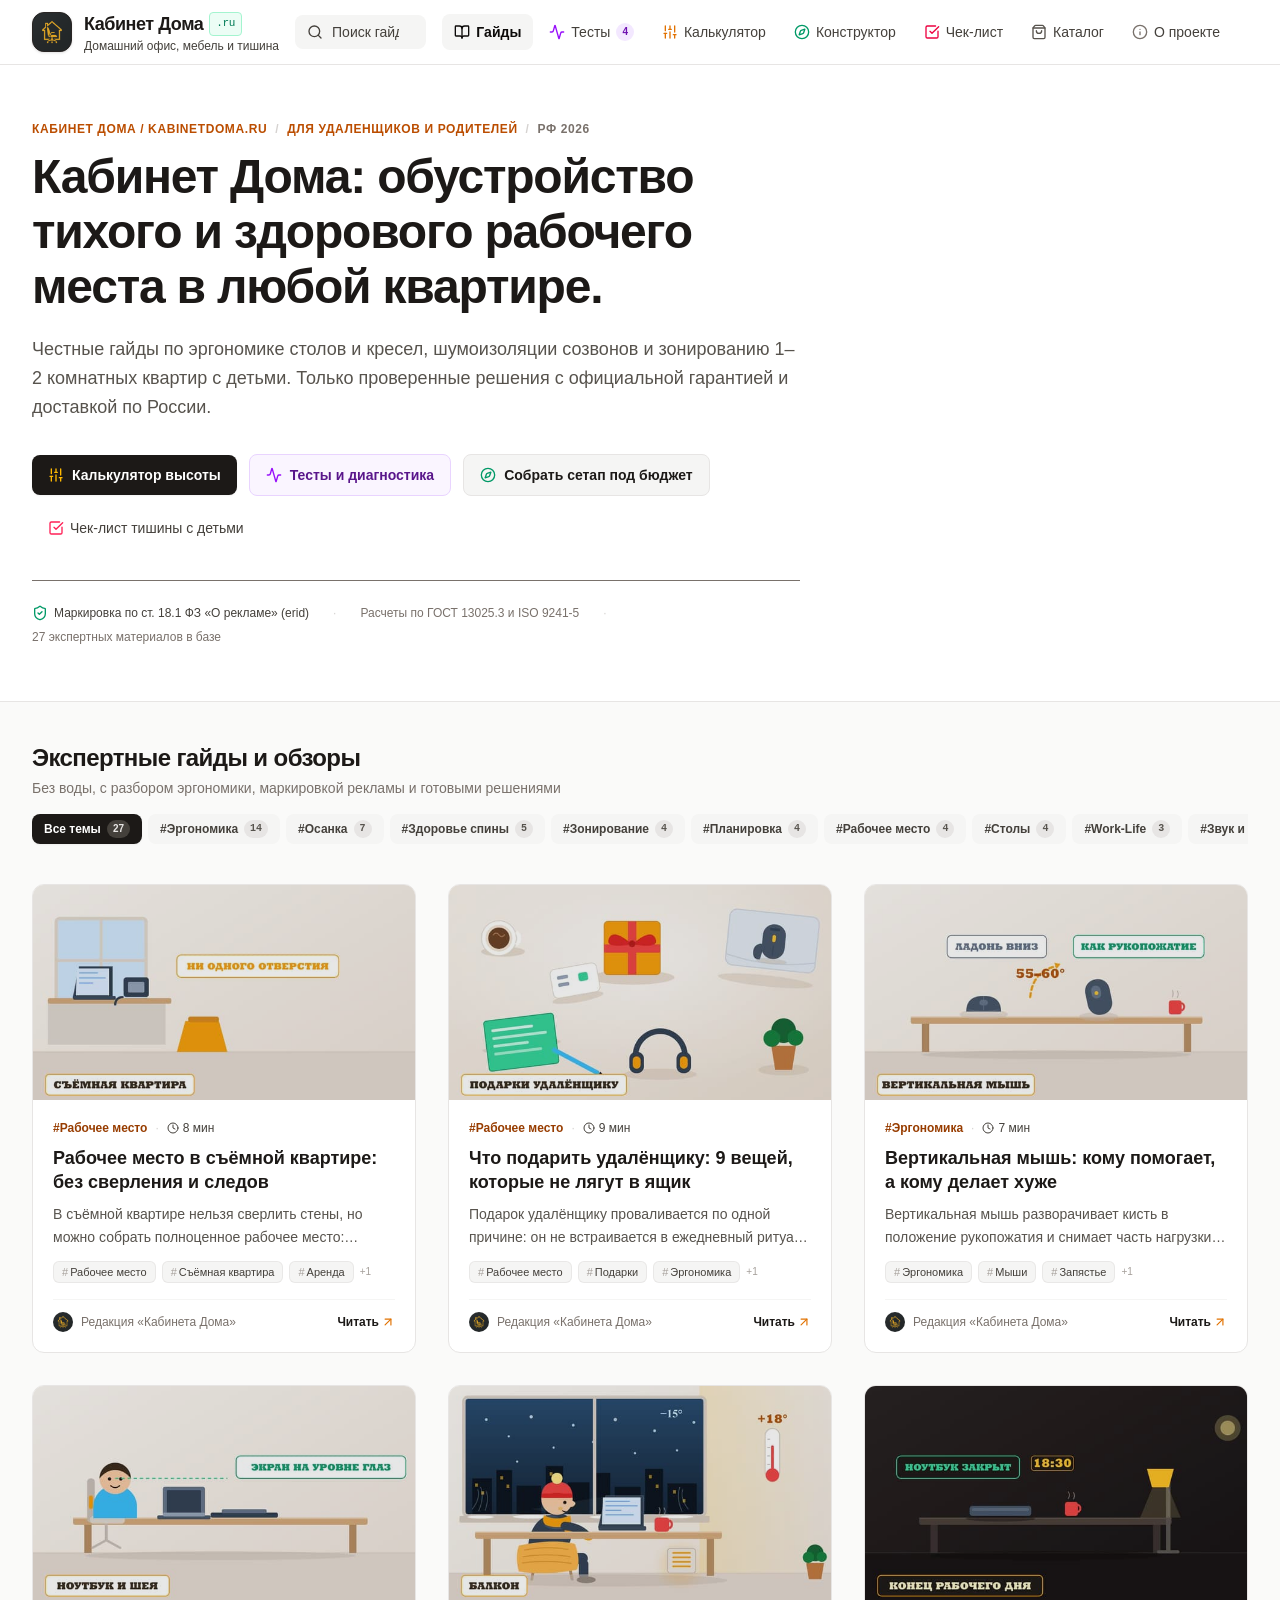
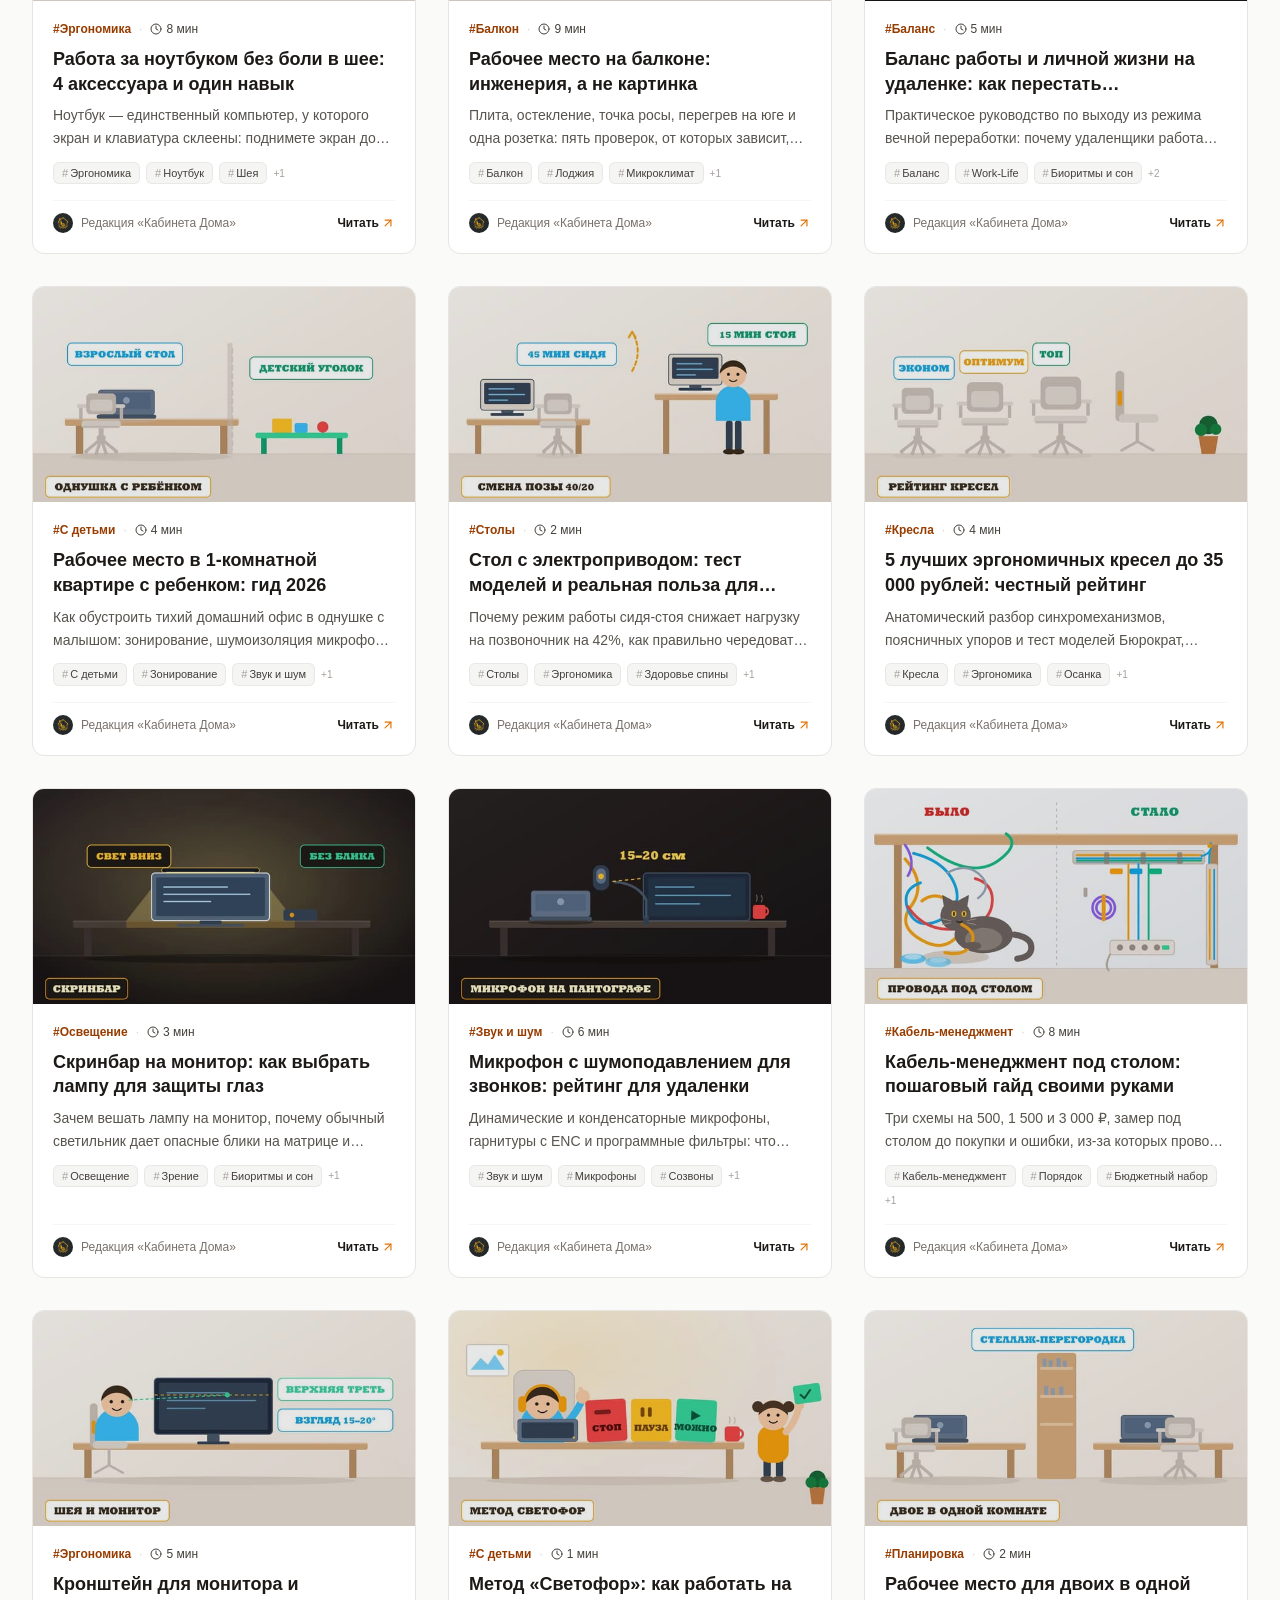
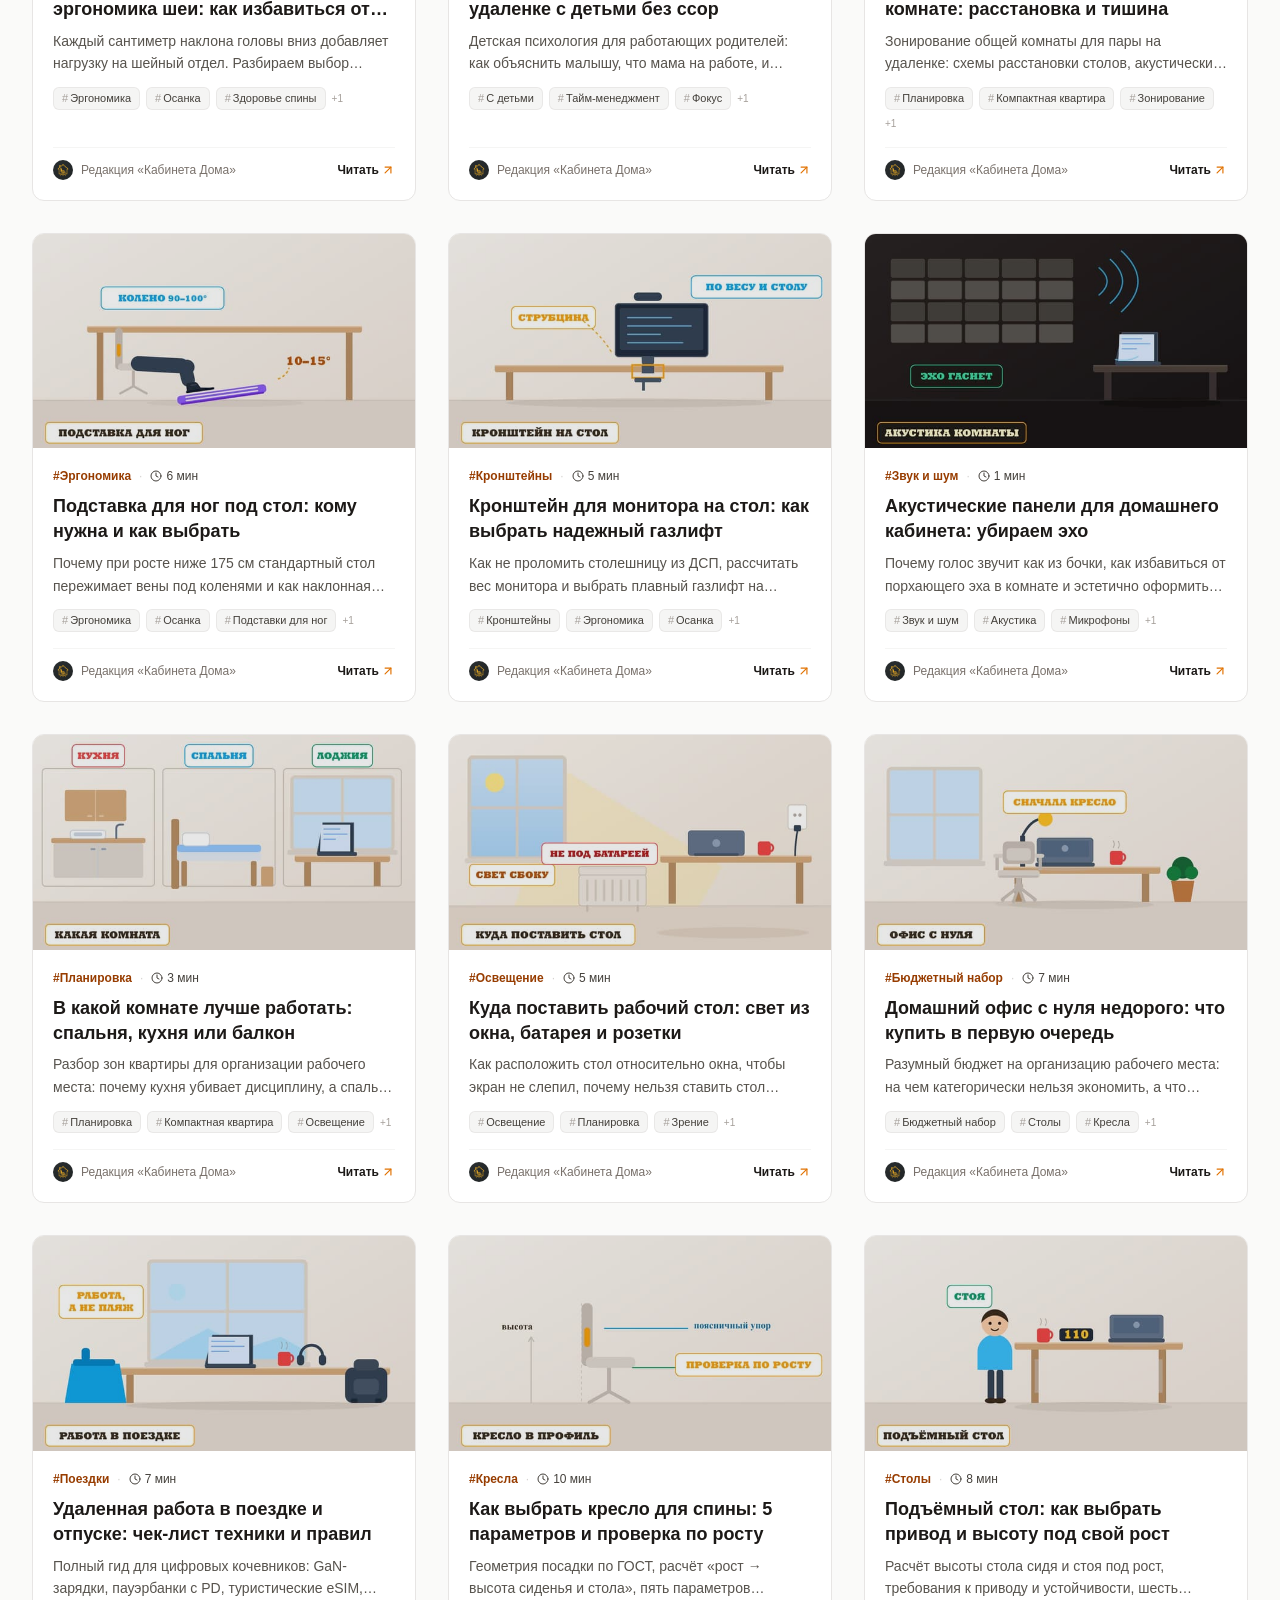
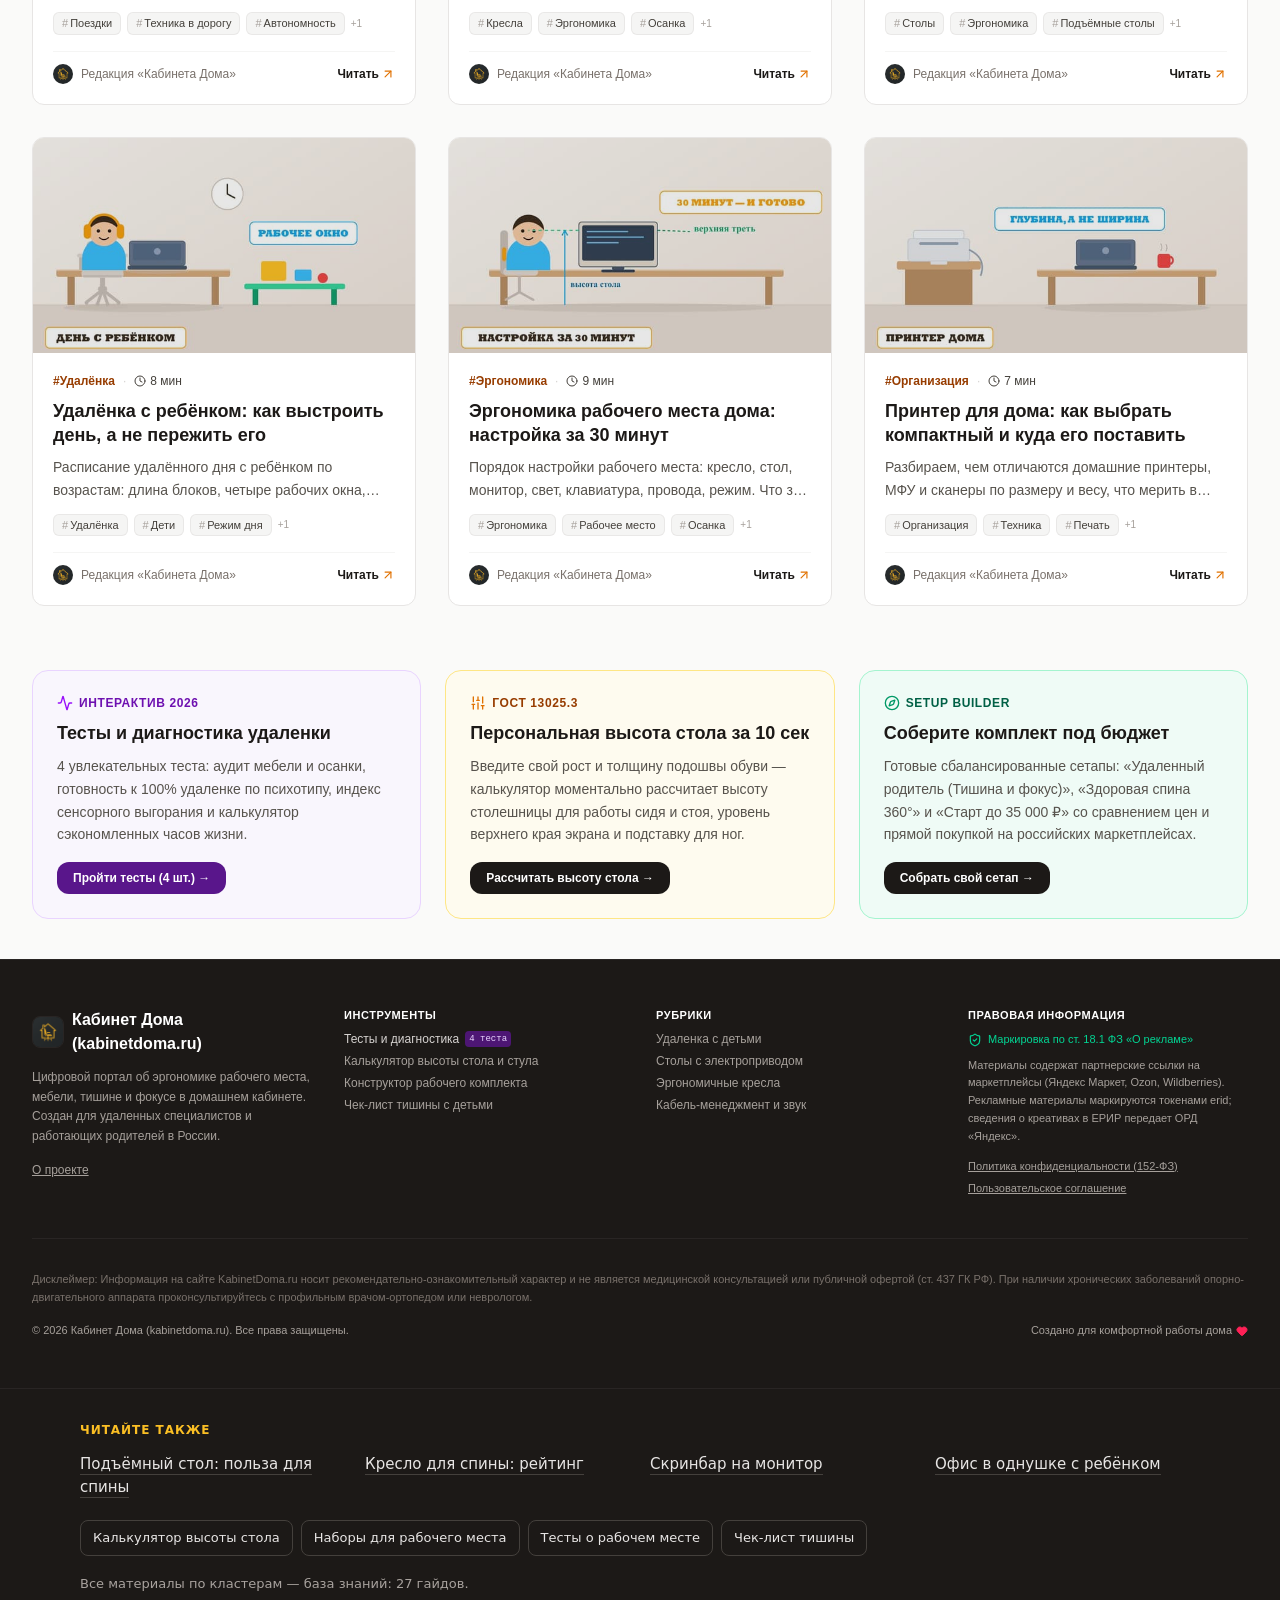
<file: index.html>
<!DOCTYPE html>
<html lang="ru" class="scroll-smooth"><head>
    <meta name="mitgo-verification" content="2ab007de-ae48-4bfa-b8aa-21a9992758fb">
    <meta name="takprodam-verification" content="b23949b0-b011-4c71-98d0-6406b744bdcf">
    <meta charset="UTF-8">
    <meta http-equiv="Content-Security-Policy" content="default-src 'self'; script-src 'self'; style-src 'self' 'unsafe-inline'; img-src 'self' data:; font-src 'self'; connect-src 'self'; object-src 'none'; base-uri 'self'; form-action 'self'; frame-src 'none'">
    <meta name="referrer" content="strict-origin-when-cross-origin">
    <meta name="viewport" content="width=device-width, initial-scale=1.0">
    <meta name="theme-color" content="#fafaf9">
    <!-- Favicon & Icons -->
    <link rel="icon" type="image/svg+xml" href="/favicon.svg">
    <link rel="icon" type="image/png" sizes="32x32" href="/favicon-32.png">
    <link rel="apple-touch-icon" sizes="180x180" href="/apple-touch-icon.png">
    
    <!-- OpenGraph / Social Cards -->
    <meta property="og:type" content="website">
    <meta property="og:site_name" content="Кабинет Дома (KabinetDoma.ru)">
    <meta property="og:locale" content="ru_RU">
    <meta name="twitter:card" content="summary_large_image">
    <!-- Robots and indexing -->
    <meta name="robots" content="index, follow">
    <!-- Fonts -->
    <!-- Yandex Webmaster Verification -->
    <meta name="yandex-verification" content="f90ccbe3e80e4f97">
    <meta name="yandex-distribution-verification" content="4z6mlgyzcx5v4d6k">

    <!-- Schema.org JSON-LD Structured Data -->
    <script type="application/ld+json">
    {
      "@context": "https://schema.org",
      "@graph": [
        {
          "@type": "WebSite",
          "@id": "https://kabinetdoma.ru/#website",
          "url": "https://kabinetdoma.ru",
          "name": "Кабинет Дома",
          "alternateName": "KabinetDoma.ru",
          "description": "Портал по эргономике рабочего места и продуктивности в домашнем кабинете",
          "inLanguage": "ru-RU"
        },
        {
          "@type": "Organization",
          "@id": "https://kabinetdoma.ru/#organization",
          "name": "Кабинет Дома Media",
          "url": "https://kabinetdoma.ru",
          "logo": "https://kabinetdoma.ru/logo.png"
        }
      ]
    }
    </script>
    <script defer="" src="/data/catalog.js"></script><script defer="" src="/data/product-links.js"></script><script type="module" crossorigin="" src="/assets/index.js"></script>
    <link rel="stylesheet" crossorigin="" href="/assets/index.css">
    <title>Кабинет Дома: эргономика домашнего офиса и тишина</title>
    <meta name="description" content="Гайды по эргономике рабочего места, подъёмным столам, креслам для спины, скринбарам и тишине на удалёнке с детьми. Калькулятор по ГОСТ." />
    <link rel="canonical" href="https://kabinetdoma.ru/" />
    <meta property="og:title" content="Кабинет Дома: эргономика домашнего офиса и тишина" />
    <meta property="og:description" content="Гайды по эргономике рабочего места, подъёмным столам, креслам для спины, скринбарам и тишине на удалёнке с детьми. Калькулятор по ГОСТ." />
    <meta property="og:url" content="https://kabinetdoma.ru/" />
    <meta property="og:image" content="https://kabinetdoma.ru/og-image.jpg" />
    <meta property="og:image:width" content="1200">
    <meta property="og:image:height" content="630">
    <meta name="twitter:title" content="Кабинет Дома: эргономика домашнего офиса и тишина" />
    <meta name="twitter:description" content="Гайды по эргономике рабочего места, подъёмным столам, креслам для спины, скринбарам и тишине на удалёнке с детьми. Калькулятор по ГОСТ." />
    <meta name="twitter:image" content="https://kabinetdoma.ru/og-image.jpg" />
<!-- kd-seo -->
    <script type="application/ld+json">{"@context":"https://schema.org","@graph":[{"@type":"WebSite","@id":"https://kabinetdoma.ru/#website","url":"https://kabinetdoma.ru/","name":"Кабинет Дома","alternateName":"kabinetdoma.ru","inLanguage":"ru-RU"},{"@type":"Organization","@id":"https://kabinetdoma.ru/#organization","name":"Кабинет Дома","url":"https://kabinetdoma.ru/","logo":{"@type":"ImageObject","url":"https://kabinetdoma.ru/logo.png"}},{"@type":"WebPage","@id":"https://kabinetdoma.ru/#webpage","url":"https://kabinetdoma.ru/","name":"Кабинет Дома: эргономика домашнего офиса и тишина","description":"Гайды по эргономике рабочего места, подъёмным столам, креслам для спины, скринбарам и тишине на удалёнке с детьми. Калькулятор по ГОСТ.","inLanguage":"ru-RU","isPartOf":{"@id":"https://kabinetdoma.ru/#website"},"breadcrumb":{"@id":"https://kabinetdoma.ru/#breadcrumbs"}},{"@type":"BreadcrumbList","@id":"https://kabinetdoma.ru/#breadcrumbs","itemListElement":[{"@type":"ListItem","position":1,"name":"Главная","item":"https://kabinetdoma.ru/"},{"@type":"ListItem","position":2,"name":"Кабинет Дома: обустройство тихого и здорового рабочего места в любой квартире.","item":"https://kabinetdoma.ru/"}]}]}</script>
    <!-- /kd-seo -->
  </head>
  <body class="bg-stone-50 text-stone-900 antialiased selection:bg-amber-100 selection:text-amber-900">
    <!-- Yandex.Distribution verification: 4z6mlgyzcx5v4d6k -->
    <span style="display:none" aria-hidden="true">4z6mlgyzcx5v4d6k</span>

    <!-- Yandex.Metrika noscript fallback -->
    <div id="root"><div class="min-h-screen flex flex-col bg-stone-50 text-stone-900 selection:bg-amber-100 selection:text-amber-900"><a href="#main" class="sr-only focus:not-sr-only focus:absolute focus:top-2 focus:left-2 focus:z-50 focus:px-4 focus:py-2 focus:bg-stone-900 focus:text-white focus:rounded-lg focus:font-semibold">Перейти к содержанию</a><header class="sticky top-0 z-40 bg-white/95 backdrop-blur-md border-b border-stone-200"><div class="max-w-7xl mx-auto px-4 sm:px-6 lg:px-8"><div class="flex items-center justify-between h-16 gap-4"><a href="/" class="flex items-center gap-3 cursor-pointer group select-none flex-shrink-0 no-underline"><div class="w-10 h-10 rounded-xl overflow-hidden bg-stone-900 border border-stone-800 shadow-sm flex items-center justify-center flex-shrink-0 group-hover:scale-105 transition-transform"><img sizes="48px" srcset="/logo-64.png 64w, /logo-128.png 128w, /logo.png 512w" loading="lazy" alt="Кабинет Дома" class="w-full h-full object-cover" width="512" height="512" src="/logo.png"></div><div><div class="font-bold text-lg tracking-tight text-stone-900 group-hover:text-amber-700 transition-colors flex items-center gap-1.5">Кабинет Дома<span class="text-[11px] font-mono font-medium text-emerald-700 bg-emerald-50 px-1.5 py-0.5 rounded border border-emerald-200">.ru</span></div><p class="text-xs text-stone-700 hidden sm:block">Домашний офис, мебель и тишина</p></div></a><div class="hidden md:flex items-center relative flex-1 max-w-xs lg:max-w-sm"><svg xmlns="http://www.w3.org/2000/svg" width="24" height="24" viewBox="0 0 24 24" fill="none" stroke="currentColor" stroke-width="2" stroke-linecap="round" stroke-linejoin="round" class="lucide lucide-search w-4 h-4 text-stone-700 absolute left-3 pointer-events-none" aria-hidden="true"><path d="m21 21-4.34-4.34"></path><circle cx="11" cy="11" r="8"></circle></svg><input placeholder="Поиск гайдов, столов, кресел..." aria-label="Поиск по статьям" class="w-full pl-9 pr-3 py-1.5 text-sm bg-stone-100 hover:bg-stone-150 focus:bg-white border border-transparent focus:border-amber-400 rounded-lg outline-none transition-all placeholder:text-stone-700" type="search" value=""></div><nav class="hidden lg:flex items-center gap-1 text-sm font-medium text-stone-700"><button class="px-3 py-2 rounded-lg transition-colors flex items-center gap-1.5 text-stone-950 bg-stone-100 font-semibold"><svg xmlns="http://www.w3.org/2000/svg" width="24" height="24" viewBox="0 0 24 24" fill="none" stroke="currentColor" stroke-width="2" stroke-linecap="round" stroke-linejoin="round" class="lucide lucide-book-open w-4 h-4" aria-hidden="true"><path d="M12 7v14"></path><path d="M3 18a1 1 0 0 1-1-1V4a1 1 0 0 1 1-1h5a4 4 0 0 1 4 4 4 4 0 0 1 4-4h5a1 1 0 0 1 1 1v13a1 1 0 0 1-1 1h-6a3 3 0 0 0-3 3 3 3 0 0 0-3-3z"></path></svg>Гайды</button><button class="px-3 py-2 rounded-lg transition-colors flex items-center gap-1.5 hover:text-stone-900 hover:bg-stone-50"><svg xmlns="http://www.w3.org/2000/svg" width="24" height="24" viewBox="0 0 24 24" fill="none" stroke="currentColor" stroke-width="2" stroke-linecap="round" stroke-linejoin="round" class="lucide lucide-activity w-4 h-4 text-purple-600" aria-hidden="true"><path d="M22 12h-2.48a2 2 0 0 0-1.93 1.46l-2.35 8.36a.25.25 0 0 1-.48 0L9.24 2.18a.25.25 0 0 0-.48 0l-2.35 8.36A2 2 0 0 1 4.49 12H2"></path></svg><span>Тесты</span><span class="text-[10px] font-bold px-1.5 py-0.5 bg-purple-100 text-purple-800 rounded-full">4</span></button><button class="px-3 py-2 rounded-lg transition-colors flex items-center gap-1.5 hover:text-stone-900 hover:bg-stone-50"><svg xmlns="http://www.w3.org/2000/svg" width="24" height="24" viewBox="0 0 24 24" fill="none" stroke="currentColor" stroke-width="2" stroke-linecap="round" stroke-linejoin="round" class="lucide lucide-sliders-vertical w-4 h-4 text-amber-600" aria-hidden="true"><path d="M10 8h4"></path><path d="M12 21v-9"></path><path d="M12 8V3"></path><path d="M17 16h4"></path><path d="M19 12V3"></path><path d="M19 21v-5"></path><path d="M3 14h4"></path><path d="M5 10V3"></path><path d="M5 21v-7"></path></svg>Калькулятор</button><button class="px-3 py-2 rounded-lg transition-colors flex items-center gap-1.5 hover:text-stone-900 hover:bg-stone-50"><svg xmlns="http://www.w3.org/2000/svg" width="24" height="24" viewBox="0 0 24 24" fill="none" stroke="currentColor" stroke-width="2" stroke-linecap="round" stroke-linejoin="round" class="lucide lucide-compass w-4 h-4 text-emerald-600" aria-hidden="true"><path d="m16.24 7.76-1.804 5.411a2 2 0 0 1-1.265 1.265L7.76 16.24l1.804-5.411a2 2 0 0 1 1.265-1.265z"></path><circle cx="12" cy="12" r="10"></circle></svg>Конструктор</button><button class="px-3 py-2 rounded-lg transition-colors flex items-center gap-1.5 hover:text-stone-900 hover:bg-stone-50"><svg xmlns="http://www.w3.org/2000/svg" width="24" height="24" viewBox="0 0 24 24" fill="none" stroke="currentColor" stroke-width="2" stroke-linecap="round" stroke-linejoin="round" class="lucide lucide-square-check-big w-4 h-4 text-rose-600" aria-hidden="true"><path d="M21 10.656V19a2 2 0 0 1-2 2H5a2 2 0 0 1-2-2V5a2 2 0 0 1 2-2h12.344"></path><path d="m9 11 3 3L22 4"></path></svg>Чек-лист</button><button class="px-3 py-2 rounded-lg transition-colors flex items-center gap-1.5 hover:text-stone-900 hover:bg-stone-50"><svg xmlns="http://www.w3.org/2000/svg" width="24" height="24" viewBox="0 0 24 24" fill="none" stroke="currentColor" stroke-width="2" stroke-linecap="round" stroke-linejoin="round" class="lucide lucide-shopping-bag w-4 h-4 text-stone-600" aria-hidden="true"><path d="M16 10a4 4 0 0 1-8 0"></path><path d="M3.103 6.034h17.794"></path><path d="M3.4 5.467a2 2 0 0 0-.4 1.2V20a2 2 0 0 0 2 2h14a2 2 0 0 0 2-2V6.667a2 2 0 0 0-.4-1.2l-2-2.667A2 2 0 0 0 17 2H7a2 2 0 0 0-1.6.8z"></path></svg>Каталог</button><button class="px-3 py-2 rounded-lg transition-colors flex items-center gap-1.5 hover:text-stone-900 hover:bg-stone-50"><svg xmlns="http://www.w3.org/2000/svg" width="24" height="24" viewBox="0 0 24 24" fill="none" stroke="currentColor" stroke-width="2" stroke-linecap="round" stroke-linejoin="round" class="lucide lucide-info w-4 h-4 text-stone-500" aria-hidden="true"><circle cx="12" cy="12" r="10"></circle><path d="M12 16v-4"></path><path d="M12 8h.01"></path></svg>О проекте</button></nav><div class="flex items-center gap-2"><button class="lg:hidden p-2 rounded-lg text-stone-600 hover:bg-stone-100 transition-colors" aria-label="Меню навигации"><svg xmlns="http://www.w3.org/2000/svg" width="24" height="24" viewBox="0 0 24 24" fill="none" stroke="currentColor" stroke-width="2" stroke-linecap="round" stroke-linejoin="round" class="lucide lucide-menu w-5 h-5" aria-hidden="true"><path d="M4 5h16"></path><path d="M4 12h16"></path><path d="M4 19h16"></path></svg></button></div></div></div></header><main id="main" class="flex-1"><div><section class="border-b border-stone-200 bg-white"><div class="max-w-7xl mx-auto px-4 sm:px-6 lg:px-8 py-10 md:py-14"><div class="max-w-3xl"><div class="text-xs uppercase tracking-wider font-semibold text-amber-700 mb-3 flex items-center gap-2"><span>Кабинет Дома / KabinetDoma.ru</span><span aria-hidden="true" class="text-stone-300">/</span><span>Для удаленщиков и родителей</span><span aria-hidden="true" class="text-stone-300">/</span><span class="text-stone-500">РФ 2026</span></div><h1 class="text-3xl sm:text-4xl md:text-5xl font-extrabold text-stone-900 tracking-tight leading-[1.15] mb-5">Кабинет Дома: обустройство тихого и здорового рабочего места в любой квартире.</h1><p class="text-base sm:text-lg text-stone-600 leading-relaxed mb-8">Честные гайды по эргономике столов и кресел, шумоизоляции созвонов и зонированию 1–2 комнатных квартир с детьми. Только проверенные решения с официальной гарантией и доставкой по России.</p><div class="flex flex-wrap items-center gap-3"><button class="px-4 py-2.5 rounded-lg text-sm font-semibold bg-stone-900 hover:bg-stone-800 text-white transition-all shadow-xs flex items-center gap-2"><svg xmlns="http://www.w3.org/2000/svg" width="24" height="24" viewBox="0 0 24 24" fill="none" stroke="currentColor" stroke-width="2" stroke-linecap="round" stroke-linejoin="round" class="lucide lucide-sliders-vertical w-4 h-4 text-amber-400" aria-hidden="true"><path d="M10 8h4"></path><path d="M12 21v-9"></path><path d="M12 8V3"></path><path d="M17 16h4"></path><path d="M19 12V3"></path><path d="M19 21v-5"></path><path d="M3 14h4"></path><path d="M5 10V3"></path><path d="M5 21v-7"></path></svg>Калькулятор высоты</button><button class="px-4 py-2.5 rounded-lg text-sm font-semibold bg-purple-50 hover:bg-purple-100 text-purple-900 border border-purple-200 transition-all flex items-center gap-2"><svg xmlns="http://www.w3.org/2000/svg" width="24" height="24" viewBox="0 0 24 24" fill="none" stroke="currentColor" stroke-width="2" stroke-linecap="round" stroke-linejoin="round" class="lucide lucide-activity w-4 h-4 text-purple-600" aria-hidden="true"><path d="M22 12h-2.48a2 2 0 0 0-1.93 1.46l-2.35 8.36a.25.25 0 0 1-.48 0L9.24 2.18a.25.25 0 0 0-.48 0l-2.35 8.36A2 2 0 0 1 4.49 12H2"></path></svg>Тесты и диагностика</button><button class="px-4 py-2.5 rounded-lg text-sm font-semibold bg-stone-100 hover:bg-stone-200 text-stone-900 transition-all border border-stone-200 flex items-center gap-2"><svg xmlns="http://www.w3.org/2000/svg" width="24" height="24" viewBox="0 0 24 24" fill="none" stroke="currentColor" stroke-width="2" stroke-linecap="round" stroke-linejoin="round" class="lucide lucide-compass w-4 h-4 text-emerald-600" aria-hidden="true"><path d="m16.24 7.76-1.804 5.411a2 2 0 0 1-1.265 1.265L7.76 16.24l1.804-5.411a2 2 0 0 1 1.265-1.265z"></path><circle cx="12" cy="12" r="10"></circle></svg>Собрать сетап под бюджет</button><button class="px-4 py-2.5 rounded-lg text-sm font-medium text-stone-700 hover:text-stone-900 hover:bg-stone-100 transition-all flex items-center gap-1.5"><svg xmlns="http://www.w3.org/2000/svg" width="24" height="24" viewBox="0 0 24 24" fill="none" stroke="currentColor" stroke-width="2" stroke-linecap="round" stroke-linejoin="round" class="lucide lucide-square-check-big w-4 h-4 text-rose-500" aria-hidden="true"><path d="M21 10.656V19a2 2 0 0 1-2 2H5a2 2 0 0 1-2-2V5a2 2 0 0 1 2-2h12.344"></path><path d="m9 11 3 3L22 4"></path></svg>Чек-лист тишины с детьми</button></div><div class="mt-8 pt-6 border-t border-stone-150 flex flex-wrap items-center gap-y-2 gap-x-6 text-xs text-stone-500"><div class="flex items-center gap-1.5 text-stone-700"><svg xmlns="http://www.w3.org/2000/svg" width="24" height="24" viewBox="0 0 24 24" fill="none" stroke="currentColor" stroke-width="2" stroke-linecap="round" stroke-linejoin="round" class="lucide lucide-shield-check w-4 h-4 text-emerald-600" aria-hidden="true"><path d="M20 13c0 5-3.5 7.5-7.66 8.95a1 1 0 0 1-.67-.01C7.5 20.5 4 18 4 13V6a1 1 0 0 1 1-1c2 0 4.5-1.2 6.24-2.72a1.17 1.17 0 0 1 1.52 0C14.51 3.81 17 5 19 5a1 1 0 0 1 1 1z"></path><path d="m9 12 2 2 4-4"></path></svg><span>Маркировка по ст. 18.1 ФЗ «О рекламе» (erid)</span></div><span aria-hidden="true" class="text-stone-300">·</span><div>Расчеты по ГОСТ 13025.3 и ISO 9241-5</div><span aria-hidden="true" class="text-stone-300">·</span><div>27 экспертных материалов в базе</div></div></div></div></section><div class="max-w-7xl mx-auto px-4 sm:px-6 lg:px-8 py-10"><div class="flex flex-col gap-4 mb-8"><div class="flex flex-col sm:flex-row sm:items-center justify-between gap-3"><div><h2 class="text-xl sm:text-2xl font-extrabold text-stone-900 tracking-tight flex items-center gap-2 flex-wrap"><span>Экспертные гайды и обзоры</span></h2><p class="text-xs sm:text-sm text-stone-500 mt-1">Без воды, с разбором эргономики, маркировкой рекламы и готовыми решениями</p></div></div><div class="flex items-center gap-1.5 overflow-x-auto pb-2 scrollbar-none"><button type="button" class="px-3 py-1.5 text-xs font-semibold rounded-lg transition-colors whitespace-nowrap flex items-center gap-1.5 cursor-pointer bg-stone-900 text-white shadow-xs"><span>Все темы</span><span class="text-[10px] px-1.5 py-0.5 rounded-full bg-stone-700 text-stone-200">27</span></button><button type="button" class="px-3 py-1.5 text-xs font-semibold rounded-lg transition-colors whitespace-nowrap flex items-center gap-1.5 cursor-pointer bg-stone-100 text-stone-700 hover:bg-stone-200"><span>#Эргономика</span><span class="text-[10px] px-1.5 py-0.5 rounded-full font-mono bg-stone-200 text-stone-600">14</span></button><button type="button" class="px-3 py-1.5 text-xs font-semibold rounded-lg transition-colors whitespace-nowrap flex items-center gap-1.5 cursor-pointer bg-stone-100 text-stone-700 hover:bg-stone-200"><span>#Осанка</span><span class="text-[10px] px-1.5 py-0.5 rounded-full font-mono bg-stone-200 text-stone-600">7</span></button><button type="button" class="px-3 py-1.5 text-xs font-semibold rounded-lg transition-colors whitespace-nowrap flex items-center gap-1.5 cursor-pointer bg-stone-100 text-stone-700 hover:bg-stone-200"><span>#Здоровье спины</span><span class="text-[10px] px-1.5 py-0.5 rounded-full font-mono bg-stone-200 text-stone-600">5</span></button><button type="button" class="px-3 py-1.5 text-xs font-semibold rounded-lg transition-colors whitespace-nowrap flex items-center gap-1.5 cursor-pointer bg-stone-100 text-stone-700 hover:bg-stone-200"><span>#Зонирование</span><span class="text-[10px] px-1.5 py-0.5 rounded-full font-mono bg-stone-200 text-stone-600">4</span></button><button type="button" class="px-3 py-1.5 text-xs font-semibold rounded-lg transition-colors whitespace-nowrap flex items-center gap-1.5 cursor-pointer bg-stone-100 text-stone-700 hover:bg-stone-200"><span>#Планировка</span><span class="text-[10px] px-1.5 py-0.5 rounded-full font-mono bg-stone-200 text-stone-600">4</span></button><button type="button" class="px-3 py-1.5 text-xs font-semibold rounded-lg transition-colors whitespace-nowrap flex items-center gap-1.5 cursor-pointer bg-stone-100 text-stone-700 hover:bg-stone-200"><span>#Рабочее место</span><span class="text-[10px] px-1.5 py-0.5 rounded-full font-mono bg-stone-200 text-stone-600">4</span></button><button type="button" class="px-3 py-1.5 text-xs font-semibold rounded-lg transition-colors whitespace-nowrap flex items-center gap-1.5 cursor-pointer bg-stone-100 text-stone-700 hover:bg-stone-200"><span>#Столы</span><span class="text-[10px] px-1.5 py-0.5 rounded-full font-mono bg-stone-200 text-stone-600">4</span></button><button type="button" class="px-3 py-1.5 text-xs font-semibold rounded-lg transition-colors whitespace-nowrap flex items-center gap-1.5 cursor-pointer bg-stone-100 text-stone-700 hover:bg-stone-200"><span>#Звук и шум</span><span class="text-[10px] px-1.5 py-0.5 rounded-full font-mono bg-stone-200 text-stone-600">3</span></button><button type="button" class="px-3 py-1.5 text-xs font-semibold rounded-lg transition-colors whitespace-nowrap flex items-center gap-1.5 cursor-pointer bg-stone-100 text-stone-700 hover:bg-stone-200"><span>#Компактная квартира</span><span class="text-[10px] px-1.5 py-0.5 rounded-full font-mono bg-stone-200 text-stone-600">3</span></button><button type="button" class="px-3 py-1.5 text-xs font-semibold rounded-lg transition-colors whitespace-nowrap flex items-center gap-1.5 cursor-pointer bg-stone-100 text-stone-700 hover:bg-stone-200"><span>#Кресла</span><span class="text-[10px] px-1.5 py-0.5 rounded-full font-mono bg-stone-200 text-stone-600">3</span></button><button type="button" class="px-3 py-1.5 text-xs font-semibold rounded-lg transition-colors whitespace-nowrap flex items-center gap-1.5 cursor-pointer bg-stone-100 text-stone-700 hover:bg-stone-200"><span>#Освещение</span><span class="text-[10px] px-1.5 py-0.5 rounded-full font-mono bg-stone-200 text-stone-600">3</span></button><button type="button" class="px-3 py-1.5 text-xs font-semibold rounded-lg transition-colors whitespace-nowrap flex items-center gap-1.5 cursor-pointer bg-stone-100 text-stone-700 hover:bg-stone-200"><span>#Work-Life</span><span class="text-[10px] px-1.5 py-0.5 rounded-full font-mono bg-stone-200 text-stone-600">3</span></button><button type="button" class="px-3 py-1.5 text-xs font-semibold rounded-lg transition-colors whitespace-nowrap flex items-center gap-1.5 cursor-pointer bg-stone-100 text-stone-700 hover:bg-stone-200"><span>#Биоритмы и сон</span><span class="text-[10px] px-1.5 py-0.5 rounded-full font-mono bg-stone-200 text-stone-600">2</span></button><button type="button" class="px-3 py-1.5 text-xs font-semibold rounded-lg transition-colors whitespace-nowrap flex items-center gap-1.5 cursor-pointer bg-stone-100 text-stone-700 hover:bg-stone-200"><span>#Бюджетный набор</span><span class="text-[10px] px-1.5 py-0.5 rounded-full font-mono bg-stone-200 text-stone-600">2</span></button><button type="button" class="px-3 py-1.5 text-xs font-semibold rounded-lg transition-colors whitespace-nowrap flex items-center gap-1.5 cursor-pointer bg-stone-100 text-stone-700 hover:bg-stone-200"><span>#Зрение</span><span class="text-[10px] px-1.5 py-0.5 rounded-full font-mono bg-stone-200 text-stone-600">2</span></button><button type="button" class="px-3 py-1.5 text-xs font-semibold rounded-lg transition-colors whitespace-nowrap flex items-center gap-1.5 cursor-pointer bg-stone-100 text-stone-700 hover:bg-stone-200"><span>#Микрофоны</span><span class="text-[10px] px-1.5 py-0.5 rounded-full font-mono bg-stone-200 text-stone-600">2</span></button><button type="button" class="px-3 py-1.5 text-xs font-semibold rounded-lg transition-colors whitespace-nowrap flex items-center gap-1.5 cursor-pointer bg-stone-100 text-stone-700 hover:bg-stone-200"><span>#Организация</span><span class="text-[10px] px-1.5 py-0.5 rounded-full font-mono bg-stone-200 text-stone-600">2</span></button><button type="button" class="px-3 py-1.5 text-xs font-semibold rounded-lg transition-colors whitespace-nowrap flex items-center gap-1.5 cursor-pointer bg-stone-100 text-stone-700 hover:bg-stone-200"><span>#Психология</span><span class="text-[10px] px-1.5 py-0.5 rounded-full font-mono bg-stone-200 text-stone-600">2</span></button><button type="button" class="px-3 py-1.5 text-xs font-semibold rounded-lg transition-colors whitespace-nowrap flex items-center gap-1.5 cursor-pointer bg-stone-100 text-stone-700 hover:bg-stone-200"><span>#С детьми</span><span class="text-[10px] px-1.5 py-0.5 rounded-full font-mono bg-stone-200 text-stone-600">2</span></button><button type="button" class="px-3 py-1.5 text-xs font-semibold rounded-lg transition-colors whitespace-nowrap flex items-center gap-1.5 cursor-pointer bg-stone-100 text-stone-700 hover:bg-stone-200"><span>#Тайм-менеджмент</span><span class="text-[10px] px-1.5 py-0.5 rounded-full font-mono bg-stone-200 text-stone-600">2</span></button><button type="button" class="px-3 py-1.5 text-xs font-semibold rounded-lg transition-colors whitespace-nowrap flex items-center gap-1.5 cursor-pointer bg-stone-100 text-stone-700 hover:bg-stone-200"><span>#Удалёнка</span><span class="text-[10px] px-1.5 py-0.5 rounded-full font-mono bg-stone-200 text-stone-600">2</span></button><button type="button" class="px-3 py-1.5 text-xs font-semibold rounded-lg transition-colors whitespace-nowrap flex items-center gap-1.5 cursor-pointer bg-stone-100 text-stone-700 hover:bg-stone-200"><span>#Фокус</span><span class="text-[10px] px-1.5 py-0.5 rounded-full font-mono bg-stone-200 text-stone-600">2</span></button><button type="button" class="px-3 py-1.5 text-xs font-semibold rounded-lg transition-colors whitespace-nowrap flex items-center gap-1.5 cursor-pointer bg-stone-100 text-stone-700 hover:bg-stone-200"><span>#Автономность</span><span class="text-[10px] px-1.5 py-0.5 rounded-full font-mono bg-stone-200 text-stone-600">1</span></button><button type="button" class="px-3 py-1.5 text-xs font-semibold rounded-lg transition-colors whitespace-nowrap flex items-center gap-1.5 cursor-pointer bg-stone-100 text-stone-700 hover:bg-stone-200"><span>#Аксессуары</span><span class="text-[10px] px-1.5 py-0.5 rounded-full font-mono bg-stone-200 text-stone-600">1</span></button><button type="button" class="px-3 py-1.5 text-xs font-semibold rounded-lg transition-colors whitespace-nowrap flex items-center gap-1.5 cursor-pointer bg-stone-100 text-stone-700 hover:bg-stone-200"><span>#Акустика</span><span class="text-[10px] px-1.5 py-0.5 rounded-full font-mono bg-stone-200 text-stone-600">1</span></button><button type="button" class="px-3 py-1.5 text-xs font-semibold rounded-lg transition-colors whitespace-nowrap flex items-center gap-1.5 cursor-pointer bg-stone-100 text-stone-700 hover:bg-stone-200"><span>#Аренда</span><span class="text-[10px] px-1.5 py-0.5 rounded-full font-mono bg-stone-200 text-stone-600">1</span></button><button type="button" class="px-3 py-1.5 text-xs font-semibold rounded-lg transition-colors whitespace-nowrap flex items-center gap-1.5 cursor-pointer bg-stone-100 text-stone-700 hover:bg-stone-200"><span>#Баланс</span><span class="text-[10px] px-1.5 py-0.5 rounded-full font-mono bg-stone-200 text-stone-600">1</span></button><button type="button" class="px-3 py-1.5 text-xs font-semibold rounded-lg transition-colors whitespace-nowrap flex items-center gap-1.5 cursor-pointer bg-stone-100 text-stone-700 hover:bg-stone-200"><span>#Балкон</span><span class="text-[10px] px-1.5 py-0.5 rounded-full font-mono bg-stone-200 text-stone-600">1</span></button><button type="button" class="px-3 py-1.5 text-xs font-semibold rounded-lg transition-colors whitespace-nowrap flex items-center gap-1.5 cursor-pointer bg-stone-100 text-stone-700 hover:bg-stone-200"><span>#Дети</span><span class="text-[10px] px-1.5 py-0.5 rounded-full font-mono bg-stone-200 text-stone-600">1</span></button><button type="button" class="px-3 py-1.5 text-xs font-semibold rounded-lg transition-colors whitespace-nowrap flex items-center gap-1.5 cursor-pointer bg-stone-100 text-stone-700 hover:bg-stone-200"><span>#Домашний офис</span><span class="text-[10px] px-1.5 py-0.5 rounded-full font-mono bg-stone-200 text-stone-600">1</span></button><button type="button" class="px-3 py-1.5 text-xs font-semibold rounded-lg transition-colors whitespace-nowrap flex items-center gap-1.5 cursor-pointer bg-stone-100 text-stone-700 hover:bg-stone-200"><span>#Запястье</span><span class="text-[10px] px-1.5 py-0.5 rounded-full font-mono bg-stone-200 text-stone-600">1</span></button><button type="button" class="px-3 py-1.5 text-xs font-semibold rounded-lg transition-colors whitespace-nowrap flex items-center gap-1.5 cursor-pointer bg-stone-100 text-stone-700 hover:bg-stone-200"><span>#Инженерия</span><span class="text-[10px] px-1.5 py-0.5 rounded-full font-mono bg-stone-200 text-stone-600">1</span></button><button type="button" class="px-3 py-1.5 text-xs font-semibold rounded-lg transition-colors whitespace-nowrap flex items-center gap-1.5 cursor-pointer bg-stone-100 text-stone-700 hover:bg-stone-200"><span>#Кабель-менеджмент</span><span class="text-[10px] px-1.5 py-0.5 rounded-full font-mono bg-stone-200 text-stone-600">1</span></button><button type="button" class="px-3 py-1.5 text-xs font-semibold rounded-lg transition-colors whitespace-nowrap flex items-center gap-1.5 cursor-pointer bg-stone-100 text-stone-700 hover:bg-stone-200"><span>#Кронштейны</span><span class="text-[10px] px-1.5 py-0.5 rounded-full font-mono bg-stone-200 text-stone-600">1</span></button><button type="button" class="px-3 py-1.5 text-xs font-semibold rounded-lg transition-colors whitespace-nowrap flex items-center gap-1.5 cursor-pointer bg-stone-100 text-stone-700 hover:bg-stone-200"><span>#Лоджия</span><span class="text-[10px] px-1.5 py-0.5 rounded-full font-mono bg-stone-200 text-stone-600">1</span></button><button type="button" class="px-3 py-1.5 text-xs font-semibold rounded-lg transition-colors whitespace-nowrap flex items-center gap-1.5 cursor-pointer bg-stone-100 text-stone-700 hover:bg-stone-200"><span>#Микроклимат</span><span class="text-[10px] px-1.5 py-0.5 rounded-full font-mono bg-stone-200 text-stone-600">1</span></button><button type="button" class="px-3 py-1.5 text-xs font-semibold rounded-lg transition-colors whitespace-nowrap flex items-center gap-1.5 cursor-pointer bg-stone-100 text-stone-700 hover:bg-stone-200"><span>#Мыши</span><span class="text-[10px] px-1.5 py-0.5 rounded-full font-mono bg-stone-200 text-stone-600">1</span></button><button type="button" class="px-3 py-1.5 text-xs font-semibold rounded-lg transition-colors whitespace-nowrap flex items-center gap-1.5 cursor-pointer bg-stone-100 text-stone-700 hover:bg-stone-200"><span>#Ноутбук</span><span class="text-[10px] px-1.5 py-0.5 rounded-full font-mono bg-stone-200 text-stone-600">1</span></button><button type="button" class="px-3 py-1.5 text-xs font-semibold rounded-lg transition-colors whitespace-nowrap flex items-center gap-1.5 cursor-pointer bg-stone-100 text-stone-700 hover:bg-stone-200"><span>#Печать</span><span class="text-[10px] px-1.5 py-0.5 rounded-full font-mono bg-stone-200 text-stone-600">1</span></button><button type="button" class="px-3 py-1.5 text-xs font-semibold rounded-lg transition-colors whitespace-nowrap flex items-center gap-1.5 cursor-pointer bg-stone-100 text-stone-700 hover:bg-stone-200"><span>#Подарки</span><span class="text-[10px] px-1.5 py-0.5 rounded-full font-mono bg-stone-200 text-stone-600">1</span></button><button type="button" class="px-3 py-1.5 text-xs font-semibold rounded-lg transition-colors whitespace-nowrap flex items-center gap-1.5 cursor-pointer bg-stone-100 text-stone-700 hover:bg-stone-200"><span>#Подставки для ног</span><span class="text-[10px] px-1.5 py-0.5 rounded-full font-mono bg-stone-200 text-stone-600">1</span></button><button type="button" class="px-3 py-1.5 text-xs font-semibold rounded-lg transition-colors whitespace-nowrap flex items-center gap-1.5 cursor-pointer bg-stone-100 text-stone-700 hover:bg-stone-200"><span>#Подставки для ноутбука</span><span class="text-[10px] px-1.5 py-0.5 rounded-full font-mono bg-stone-200 text-stone-600">1</span></button><button type="button" class="px-3 py-1.5 text-xs font-semibold rounded-lg transition-colors whitespace-nowrap flex items-center gap-1.5 cursor-pointer bg-stone-100 text-stone-700 hover:bg-stone-200"><span>#Подъёмные столы</span><span class="text-[10px] px-1.5 py-0.5 rounded-full font-mono bg-stone-200 text-stone-600">1</span></button><button type="button" class="px-3 py-1.5 text-xs font-semibold rounded-lg transition-colors whitespace-nowrap flex items-center gap-1.5 cursor-pointer bg-stone-100 text-stone-700 hover:bg-stone-200"><span>#Поездки</span><span class="text-[10px] px-1.5 py-0.5 rounded-full font-mono bg-stone-200 text-stone-600">1</span></button><button type="button" class="px-3 py-1.5 text-xs font-semibold rounded-lg transition-colors whitespace-nowrap flex items-center gap-1.5 cursor-pointer bg-stone-100 text-stone-700 hover:bg-stone-200"><span>#Порядок</span><span class="text-[10px] px-1.5 py-0.5 rounded-full font-mono bg-stone-200 text-stone-600">1</span></button><button type="button" class="px-3 py-1.5 text-xs font-semibold rounded-lg transition-colors whitespace-nowrap flex items-center gap-1.5 cursor-pointer bg-stone-100 text-stone-700 hover:bg-stone-200"><span>#Продуктивность</span><span class="text-[10px] px-1.5 py-0.5 rounded-full font-mono bg-stone-200 text-stone-600">1</span></button><button type="button" class="px-3 py-1.5 text-xs font-semibold rounded-lg transition-colors whitespace-nowrap flex items-center gap-1.5 cursor-pointer bg-stone-100 text-stone-700 hover:bg-stone-200"><span>#Режим дня</span><span class="text-[10px] px-1.5 py-0.5 rounded-full font-mono bg-stone-200 text-stone-600">1</span></button><button type="button" class="px-3 py-1.5 text-xs font-semibold rounded-lg transition-colors whitespace-nowrap flex items-center gap-1.5 cursor-pointer bg-stone-100 text-stone-700 hover:bg-stone-200"><span>#Созвоны</span><span class="text-[10px] px-1.5 py-0.5 rounded-full font-mono bg-stone-200 text-stone-600">1</span></button><button type="button" class="px-3 py-1.5 text-xs font-semibold rounded-lg transition-colors whitespace-nowrap flex items-center gap-1.5 cursor-pointer bg-stone-100 text-stone-700 hover:bg-stone-200"><span>#Съёмная квартира</span><span class="text-[10px] px-1.5 py-0.5 rounded-full font-mono bg-stone-200 text-stone-600">1</span></button><button type="button" class="px-3 py-1.5 text-xs font-semibold rounded-lg transition-colors whitespace-nowrap flex items-center gap-1.5 cursor-pointer bg-stone-100 text-stone-700 hover:bg-stone-200"><span>#Техника</span><span class="text-[10px] px-1.5 py-0.5 rounded-full font-mono bg-stone-200 text-stone-600">1</span></button><button type="button" class="px-3 py-1.5 text-xs font-semibold rounded-lg transition-colors whitespace-nowrap flex items-center gap-1.5 cursor-pointer bg-stone-100 text-stone-700 hover:bg-stone-200"><span>#Техника в дорогу</span><span class="text-[10px] px-1.5 py-0.5 rounded-full font-mono bg-stone-200 text-stone-600">1</span></button><button type="button" class="px-3 py-1.5 text-xs font-semibold rounded-lg transition-colors whitespace-nowrap flex items-center gap-1.5 cursor-pointer bg-stone-100 text-stone-700 hover:bg-stone-200"><span>#Туннельный синдром</span><span class="text-[10px] px-1.5 py-0.5 rounded-full font-mono bg-stone-200 text-stone-600">1</span></button><button type="button" class="px-3 py-1.5 text-xs font-semibold rounded-lg transition-colors whitespace-nowrap flex items-center gap-1.5 cursor-pointer bg-stone-100 text-stone-700 hover:bg-stone-200"><span>#Удалённая работа</span><span class="text-[10px] px-1.5 py-0.5 rounded-full font-mono bg-stone-200 text-stone-600">1</span></button><button type="button" class="px-3 py-1.5 text-xs font-semibold rounded-lg transition-colors whitespace-nowrap flex items-center gap-1.5 cursor-pointer bg-stone-100 text-stone-700 hover:bg-stone-200"><span>#Шея</span><span class="text-[10px] px-1.5 py-0.5 rounded-full font-mono bg-stone-200 text-stone-600">1</span></button></div></div><div class="grid grid-cols-1 md:grid-cols-2 lg:grid-cols-3 gap-6 sm:gap-8"><a href="/article/rabochee-mesto-v-semnoy-kvartire/" class="group bg-white rounded-xl border border-stone-200 overflow-hidden hover:border-amber-400 hover:shadow-md transition-all cursor-pointer flex flex-col h-full text-inherit no-underline"><div class="relative aspect-16/9 overflow-hidden bg-stone-100"><img fetchpriority="high" sizes="(max-width: 640px) 100vw, (max-width: 1024px) 50vw, 33vw" alt="Рабочее место в съёмной квартире: без сверления и следов" class="w-full h-full object-cover group-hover:scale-103 transition-transform duration-300" decoding="async" srcset="/images/editorial/23-rabochee-mesto-v-semnoy-kvartire-320.jpg 320w, /images/editorial/23-rabochee-mesto-v-semnoy-kvartire-640.jpg 640w, /images/editorial/23-rabochee-mesto-v-semnoy-kvartire.jpg 1376w" width="1376" height="768" src="/images/editorial/23-rabochee-mesto-v-semnoy-kvartire.jpg"><div class="absolute inset-0 bg-stone-900/10 group-hover:bg-transparent transition-colors"></div></div><div class="p-5 flex-1 flex flex-col justify-between"><div><div class="flex items-center gap-2 text-xs text-stone-700 font-medium mb-2.5 flex-wrap"><span class="text-amber-800 font-semibold">#Рабочее место</span><span aria-hidden="true" class="text-stone-300">·</span><span class="flex items-center gap-1"><svg xmlns="http://www.w3.org/2000/svg" width="24" height="24" viewBox="0 0 24 24" fill="none" stroke="currentColor" stroke-width="2" stroke-linecap="round" stroke-linejoin="round" class="lucide lucide-clock w-3 h-3 text-stone-700" aria-hidden="true"><path d="M12 6v6l4 2"></path><circle cx="12" cy="12" r="10"></circle></svg>8 мин</span></div><h3 class="text-base sm:text-lg font-bold text-stone-900 leading-snug group-hover:text-amber-800 transition-colors mb-2 line-clamp-2">Рабочее место в съёмной квартире: без сверления и следов</h3><p class="text-xs sm:text-sm text-stone-600 line-clamp-2 leading-relaxed mb-3">В съёмной квартире нельзя сверлить стены, но можно собрать полноценное рабочее место: кронштейн на струбцине, свет на прищепке, акустика на скотче Command и письменная договорённость с собственником. Разбираем по шагам и с оговорками.</p><div class="flex flex-wrap items-center gap-1.5 mb-4"><span class="inline-flex items-center gap-0.5 text-[11px] font-medium px-2 py-0.5 rounded-md bg-stone-100 hover:bg-amber-100 text-stone-700 hover:text-amber-900 border border-stone-200/80 transition-colors cursor-pointer" title="Показать все материалы с тэгом #Рабочее место"><span class="text-stone-400">#</span><span>Рабочее место</span></span><span class="inline-flex items-center gap-0.5 text-[11px] font-medium px-2 py-0.5 rounded-md bg-stone-100 hover:bg-amber-100 text-stone-700 hover:text-amber-900 border border-stone-200/80 transition-colors cursor-pointer" title="Показать все материалы с тэгом #Съёмная квартира"><span class="text-stone-400">#</span><span>Съёмная квартира</span></span><span class="inline-flex items-center gap-0.5 text-[11px] font-medium px-2 py-0.5 rounded-md bg-stone-100 hover:bg-amber-100 text-stone-700 hover:text-amber-900 border border-stone-200/80 transition-colors cursor-pointer" title="Показать все материалы с тэгом #Аренда"><span class="text-stone-400">#</span><span>Аренда</span></span><span class="text-[10px] text-stone-400 font-medium">+1</span></div></div><div class="pt-3 border-t border-stone-100 flex items-center justify-between text-xs text-stone-500"><div class="flex items-center gap-2"><img sizes="20px" srcset="/logo-64.png 64w, /logo-128.png 128w, /logo.png 512w" loading="lazy" alt="Редакция «Кабинета Дома»" class="w-5 h-5 rounded-full object-cover" width="512" height="512" src="/logo.png"><span class="truncate max-w-[120px] sm:max-w-none">Редакция «Кабинета Дома»</span></div><span class="text-stone-900 font-semibold flex items-center gap-0.5 group-hover:translate-x-0.5 transition-transform">Читать<svg xmlns="http://www.w3.org/2000/svg" width="24" height="24" viewBox="0 0 24 24" fill="none" stroke="currentColor" stroke-width="2" stroke-linecap="round" stroke-linejoin="round" class="lucide lucide-arrow-up-right w-3.5 h-3.5 text-amber-600" aria-hidden="true"><path d="M7 7h10v10"></path><path d="M7 17 17 7"></path></svg></span></div></div></a><a href="/article/chto-podarit-udelenshchiku/" class="group bg-white rounded-xl border border-stone-200 overflow-hidden hover:border-amber-400 hover:shadow-md transition-all cursor-pointer flex flex-col h-full text-inherit no-underline"><div class="relative aspect-16/9 overflow-hidden bg-stone-100"><img sizes="(max-width: 640px) 100vw, (max-width: 1024px) 50vw, 33vw" alt="Что подарить удалёнщику: 9 вещей, которые не лягут в ящик" class="w-full h-full object-cover group-hover:scale-103 transition-transform duration-300" loading="lazy" decoding="async" srcset="/images/editorial/16-chto-podarit-udelenshchiku-320.jpg 320w, /images/editorial/16-chto-podarit-udelenshchiku-640.jpg 640w, /images/editorial/16-chto-podarit-udelenshchiku.jpg 1376w" width="1376" height="768" src="/images/editorial/16-chto-podarit-udelenshchiku.jpg"><div class="absolute inset-0 bg-stone-900/10 group-hover:bg-transparent transition-colors"></div></div><div class="p-5 flex-1 flex flex-col justify-between"><div><div class="flex items-center gap-2 text-xs text-stone-700 font-medium mb-2.5 flex-wrap"><span class="text-amber-800 font-semibold">#Рабочее место</span><span aria-hidden="true" class="text-stone-300">·</span><span class="flex items-center gap-1"><svg xmlns="http://www.w3.org/2000/svg" width="24" height="24" viewBox="0 0 24 24" fill="none" stroke="currentColor" stroke-width="2" stroke-linecap="round" stroke-linejoin="round" class="lucide lucide-clock w-3 h-3 text-stone-700" aria-hidden="true"><path d="M12 6v6l4 2"></path><circle cx="12" cy="12" r="10"></circle></svg>9 мин</span></div><h3 class="text-base sm:text-lg font-bold text-stone-900 leading-snug group-hover:text-amber-800 transition-colors mb-2 line-clamp-2">Что подарить удалёнщику: 9 вещей, которые не лягут в ящик</h3><p class="text-xs sm:text-sm text-stone-600 line-clamp-2 leading-relaxed mb-3">Подарок удалёнщику проваливается по одной причине: он не встраивается в ежедневный ритуал. Разбираем девять вещей, которые работают каждый день, что не дарить и как проверить, что подарок не окажется на антресолях.</p><div class="flex flex-wrap items-center gap-1.5 mb-4"><span class="inline-flex items-center gap-0.5 text-[11px] font-medium px-2 py-0.5 rounded-md bg-stone-100 hover:bg-amber-100 text-stone-700 hover:text-amber-900 border border-stone-200/80 transition-colors cursor-pointer" title="Показать все материалы с тэгом #Рабочее место"><span class="text-stone-400">#</span><span>Рабочее место</span></span><span class="inline-flex items-center gap-0.5 text-[11px] font-medium px-2 py-0.5 rounded-md bg-stone-100 hover:bg-amber-100 text-stone-700 hover:text-amber-900 border border-stone-200/80 transition-colors cursor-pointer" title="Показать все материалы с тэгом #Подарки"><span class="text-stone-400">#</span><span>Подарки</span></span><span class="inline-flex items-center gap-0.5 text-[11px] font-medium px-2 py-0.5 rounded-md bg-stone-100 hover:bg-amber-100 text-stone-700 hover:text-amber-900 border border-stone-200/80 transition-colors cursor-pointer" title="Показать все материалы с тэгом #Эргономика"><span class="text-stone-400">#</span><span>Эргономика</span></span><span class="text-[10px] text-stone-400 font-medium">+1</span></div></div><div class="pt-3 border-t border-stone-100 flex items-center justify-between text-xs text-stone-500"><div class="flex items-center gap-2"><img sizes="20px" srcset="/logo-64.png 64w, /logo-128.png 128w, /logo.png 512w" loading="lazy" alt="Редакция «Кабинета Дома»" class="w-5 h-5 rounded-full object-cover" width="512" height="512" src="/logo.png"><span class="truncate max-w-[120px] sm:max-w-none">Редакция «Кабинета Дома»</span></div><span class="text-stone-900 font-semibold flex items-center gap-0.5 group-hover:translate-x-0.5 transition-transform">Читать<svg xmlns="http://www.w3.org/2000/svg" width="24" height="24" viewBox="0 0 24 24" fill="none" stroke="currentColor" stroke-width="2" stroke-linecap="round" stroke-linejoin="round" class="lucide lucide-arrow-up-right w-3.5 h-3.5 text-amber-600" aria-hidden="true"><path d="M7 7h10v10"></path><path d="M7 17 17 7"></path></svg></span></div></div></a><a href="/article/vertikalnaya-mysh-polza/" class="group bg-white rounded-xl border border-stone-200 overflow-hidden hover:border-amber-400 hover:shadow-md transition-all cursor-pointer flex flex-col h-full text-inherit no-underline"><div class="relative aspect-16/9 overflow-hidden bg-stone-100"><img sizes="(max-width: 640px) 100vw, (max-width: 1024px) 50vw, 33vw" alt="Вертикальная мышь: кому помогает, а кому делает хуже" class="w-full h-full object-cover group-hover:scale-103 transition-transform duration-300" loading="lazy" decoding="async" srcset="/images/editorial/01-vertikalnaya-mysh-polza-320.jpg 320w, /images/editorial/01-vertikalnaya-mysh-polza-640.jpg 640w, /images/editorial/01-vertikalnaya-mysh-polza.jpg 1376w" width="1376" height="768" src="/images/editorial/01-vertikalnaya-mysh-polza.jpg"><div class="absolute inset-0 bg-stone-900/10 group-hover:bg-transparent transition-colors"></div></div><div class="p-5 flex-1 flex flex-col justify-between"><div><div class="flex items-center gap-2 text-xs text-stone-700 font-medium mb-2.5 flex-wrap"><span class="text-amber-800 font-semibold">#Эргономика</span><span aria-hidden="true" class="text-stone-300">·</span><span class="flex items-center gap-1"><svg xmlns="http://www.w3.org/2000/svg" width="24" height="24" viewBox="0 0 24 24" fill="none" stroke="currentColor" stroke-width="2" stroke-linecap="round" stroke-linejoin="round" class="lucide lucide-clock w-3 h-3 text-stone-700" aria-hidden="true"><path d="M12 6v6l4 2"></path><circle cx="12" cy="12" r="10"></circle></svg>7 мин</span></div><h3 class="text-base sm:text-lg font-bold text-stone-900 leading-snug group-hover:text-amber-800 transition-colors mb-2 line-clamp-2">Вертикальная мышь: кому помогает, а кому делает хуже</h3><p class="text-xs sm:text-sm text-stone-600 line-clamp-2 leading-relaxed mb-3">Вертикальная мышь разворачивает кисть в положение рукопожатия и снимает часть нагрузки с запястья. Но не всем и не всегда: разбираем, кому она помогает, кому мешает и почему боль в руке не всегда лечится заменой мыши.</p><div class="flex flex-wrap items-center gap-1.5 mb-4"><span class="inline-flex items-center gap-0.5 text-[11px] font-medium px-2 py-0.5 rounded-md bg-stone-100 hover:bg-amber-100 text-stone-700 hover:text-amber-900 border border-stone-200/80 transition-colors cursor-pointer" title="Показать все материалы с тэгом #Эргономика"><span class="text-stone-400">#</span><span>Эргономика</span></span><span class="inline-flex items-center gap-0.5 text-[11px] font-medium px-2 py-0.5 rounded-md bg-stone-100 hover:bg-amber-100 text-stone-700 hover:text-amber-900 border border-stone-200/80 transition-colors cursor-pointer" title="Показать все материалы с тэгом #Мыши"><span class="text-stone-400">#</span><span>Мыши</span></span><span class="inline-flex items-center gap-0.5 text-[11px] font-medium px-2 py-0.5 rounded-md bg-stone-100 hover:bg-amber-100 text-stone-700 hover:text-amber-900 border border-stone-200/80 transition-colors cursor-pointer" title="Показать все материалы с тэгом #Запястье"><span class="text-stone-400">#</span><span>Запястье</span></span><span class="text-[10px] text-stone-400 font-medium">+1</span></div></div><div class="pt-3 border-t border-stone-100 flex items-center justify-between text-xs text-stone-500"><div class="flex items-center gap-2"><img sizes="20px" srcset="/logo-64.png 64w, /logo-128.png 128w, /logo.png 512w" loading="lazy" alt="Редакция «Кабинета Дома»" class="w-5 h-5 rounded-full object-cover" width="512" height="512" src="/logo.png"><span class="truncate max-w-[120px] sm:max-w-none">Редакция «Кабинета Дома»</span></div><span class="text-stone-900 font-semibold flex items-center gap-0.5 group-hover:translate-x-0.5 transition-transform">Читать<svg xmlns="http://www.w3.org/2000/svg" width="24" height="24" viewBox="0 0 24 24" fill="none" stroke="currentColor" stroke-width="2" stroke-linecap="round" stroke-linejoin="round" class="lucide lucide-arrow-up-right w-3.5 h-3.5 text-amber-600" aria-hidden="true"><path d="M7 7h10v10"></path><path d="M7 17 17 7"></path></svg></span></div></div></a><a href="/article/rabota-za-noutbukom-bez-boli-v-shee/" class="group bg-white rounded-xl border border-stone-200 overflow-hidden hover:border-amber-400 hover:shadow-md transition-all cursor-pointer flex flex-col h-full text-inherit no-underline"><div class="relative aspect-16/9 overflow-hidden bg-stone-100"><img sizes="(max-width: 640px) 100vw, (max-width: 1024px) 50vw, 33vw" alt="Работа за ноутбуком без боли в шее: 4 аксессуара и один навык" class="w-full h-full object-cover group-hover:scale-103 transition-transform duration-300" loading="lazy" decoding="async" srcset="/images/editorial/12-rabota-za-noutbukom-bez-boli-v-shee-320.jpg 320w, /images/editorial/12-rabota-za-noutbukom-bez-boli-v-shee-640.jpg 640w, /images/editorial/12-rabota-za-noutbukom-bez-boli-v-shee.jpg 1376w" width="1376" height="768" src="/images/editorial/12-rabota-za-noutbukom-bez-boli-v-shee.jpg"><div class="absolute inset-0 bg-stone-900/10 group-hover:bg-transparent transition-colors"></div></div><div class="p-5 flex-1 flex flex-col justify-between"><div><div class="flex items-center gap-2 text-xs text-stone-700 font-medium mb-2.5 flex-wrap"><span class="text-amber-800 font-semibold">#Эргономика</span><span aria-hidden="true" class="text-stone-300">·</span><span class="flex items-center gap-1"><svg xmlns="http://www.w3.org/2000/svg" width="24" height="24" viewBox="0 0 24 24" fill="none" stroke="currentColor" stroke-width="2" stroke-linecap="round" stroke-linejoin="round" class="lucide lucide-clock w-3 h-3 text-stone-700" aria-hidden="true"><path d="M12 6v6l4 2"></path><circle cx="12" cy="12" r="10"></circle></svg>8 мин</span></div><h3 class="text-base sm:text-lg font-bold text-stone-900 leading-snug group-hover:text-amber-800 transition-colors mb-2 line-clamp-2">Работа за ноутбуком без боли в шее: 4 аксессуара и один навык</h3><p class="text-xs sm:text-sm text-stone-600 line-clamp-2 leading-relaxed mb-3">Ноутбук — единственный компьютер, у которого экран и клавиатура склеены: поднимете экран до уровня глаз — уедут руки. Разбираем четыре аксессуара, которые решают это без покупки стационарного ПК, и один навык, без которого они бесполезны.</p><div class="flex flex-wrap items-center gap-1.5 mb-4"><span class="inline-flex items-center gap-0.5 text-[11px] font-medium px-2 py-0.5 rounded-md bg-stone-100 hover:bg-amber-100 text-stone-700 hover:text-amber-900 border border-stone-200/80 transition-colors cursor-pointer" title="Показать все материалы с тэгом #Эргономика"><span class="text-stone-400">#</span><span>Эргономика</span></span><span class="inline-flex items-center gap-0.5 text-[11px] font-medium px-2 py-0.5 rounded-md bg-stone-100 hover:bg-amber-100 text-stone-700 hover:text-amber-900 border border-stone-200/80 transition-colors cursor-pointer" title="Показать все материалы с тэгом #Ноутбук"><span class="text-stone-400">#</span><span>Ноутбук</span></span><span class="inline-flex items-center gap-0.5 text-[11px] font-medium px-2 py-0.5 rounded-md bg-stone-100 hover:bg-amber-100 text-stone-700 hover:text-amber-900 border border-stone-200/80 transition-colors cursor-pointer" title="Показать все материалы с тэгом #Шея"><span class="text-stone-400">#</span><span>Шея</span></span><span class="text-[10px] text-stone-400 font-medium">+1</span></div></div><div class="pt-3 border-t border-stone-100 flex items-center justify-between text-xs text-stone-500"><div class="flex items-center gap-2"><img sizes="20px" srcset="/logo-64.png 64w, /logo-128.png 128w, /logo.png 512w" loading="lazy" alt="Редакция «Кабинета Дома»" class="w-5 h-5 rounded-full object-cover" width="512" height="512" src="/logo.png"><span class="truncate max-w-[120px] sm:max-w-none">Редакция «Кабинета Дома»</span></div><span class="text-stone-900 font-semibold flex items-center gap-0.5 group-hover:translate-x-0.5 transition-transform">Читать<svg xmlns="http://www.w3.org/2000/svg" width="24" height="24" viewBox="0 0 24 24" fill="none" stroke="currentColor" stroke-width="2" stroke-linecap="round" stroke-linejoin="round" class="lucide lucide-arrow-up-right w-3.5 h-3.5 text-amber-600" aria-hidden="true"><path d="M7 7h10v10"></path><path d="M7 17 17 7"></path></svg></span></div></div></a><a href="/article/rabochee-mesto-na-balkone/" class="group bg-white rounded-xl border border-stone-200 overflow-hidden hover:border-amber-400 hover:shadow-md transition-all cursor-pointer flex flex-col h-full text-inherit no-underline"><div class="relative aspect-16/9 overflow-hidden bg-stone-100"><img sizes="(max-width: 640px) 100vw, (max-width: 1024px) 50vw, 33vw" alt="Рабочее место на балконе: инженерия, а не картинка" class="w-full h-full object-cover group-hover:scale-103 transition-transform duration-300" loading="lazy" decoding="async" srcset="/images/editorial/21-rabochee-mesto-na-balkone-320.jpg 320w, /images/editorial/21-rabochee-mesto-na-balkone-640.jpg 640w, /images/editorial/21-rabochee-mesto-na-balkone.jpg 1376w" width="1376" height="768" src="/images/editorial/21-rabochee-mesto-na-balkone.jpg"><div class="absolute inset-0 bg-stone-900/10 group-hover:bg-transparent transition-colors"></div></div><div class="p-5 flex-1 flex flex-col justify-between"><div><div class="flex items-center gap-2 text-xs text-stone-700 font-medium mb-2.5 flex-wrap"><span class="text-amber-800 font-semibold">#Балкон</span><span aria-hidden="true" class="text-stone-300">·</span><span class="flex items-center gap-1"><svg xmlns="http://www.w3.org/2000/svg" width="24" height="24" viewBox="0 0 24 24" fill="none" stroke="currentColor" stroke-width="2" stroke-linecap="round" stroke-linejoin="round" class="lucide lucide-clock w-3 h-3 text-stone-700" aria-hidden="true"><path d="M12 6v6l4 2"></path><circle cx="12" cy="12" r="10"></circle></svg>9 мин</span></div><h3 class="text-base sm:text-lg font-bold text-stone-900 leading-snug group-hover:text-amber-800 transition-colors mb-2 line-clamp-2">Рабочее место на балконе: инженерия, а не картинка</h3><p class="text-xs sm:text-sm text-stone-600 line-clamp-2 leading-relaxed mb-3">Плита, остекление, точка росы, перегрев на юге и одна розетка: пять проверок, от которых зависит, будет ли на балконе рабочее место.</p><div class="flex flex-wrap items-center gap-1.5 mb-4"><span class="inline-flex items-center gap-0.5 text-[11px] font-medium px-2 py-0.5 rounded-md bg-stone-100 hover:bg-amber-100 text-stone-700 hover:text-amber-900 border border-stone-200/80 transition-colors cursor-pointer" title="Показать все материалы с тэгом #Балкон"><span class="text-stone-400">#</span><span>Балкон</span></span><span class="inline-flex items-center gap-0.5 text-[11px] font-medium px-2 py-0.5 rounded-md bg-stone-100 hover:bg-amber-100 text-stone-700 hover:text-amber-900 border border-stone-200/80 transition-colors cursor-pointer" title="Показать все материалы с тэгом #Лоджия"><span class="text-stone-400">#</span><span>Лоджия</span></span><span class="inline-flex items-center gap-0.5 text-[11px] font-medium px-2 py-0.5 rounded-md bg-stone-100 hover:bg-amber-100 text-stone-700 hover:text-amber-900 border border-stone-200/80 transition-colors cursor-pointer" title="Показать все материалы с тэгом #Микроклимат"><span class="text-stone-400">#</span><span>Микроклимат</span></span><span class="text-[10px] text-stone-400 font-medium">+1</span></div></div><div class="pt-3 border-t border-stone-100 flex items-center justify-between text-xs text-stone-500"><div class="flex items-center gap-2"><img sizes="20px" srcset="/logo-64.png 64w, /logo-128.png 128w, /logo.png 512w" loading="lazy" alt="Редакция «Кабинета Дома»" class="w-5 h-5 rounded-full object-cover" width="512" height="512" src="/logo.png"><span class="truncate max-w-[120px] sm:max-w-none">Редакция «Кабинета Дома»</span></div><span class="text-stone-900 font-semibold flex items-center gap-0.5 group-hover:translate-x-0.5 transition-transform">Читать<svg xmlns="http://www.w3.org/2000/svg" width="24" height="24" viewBox="0 0 24 24" fill="none" stroke="currentColor" stroke-width="2" stroke-linecap="round" stroke-linejoin="round" class="lucide lucide-arrow-up-right w-3.5 h-3.5 text-amber-600" aria-hidden="true"><path d="M7 7h10v10"></path><path d="M7 17 17 7"></path></svg></span></div></div></a><a href="/article/balans-raboty-i-lichnoj-zhizni-na-udalenke/" class="group bg-white rounded-xl border border-stone-200 overflow-hidden hover:border-amber-400 hover:shadow-md transition-all cursor-pointer flex flex-col h-full text-inherit no-underline"><div class="relative aspect-16/9 overflow-hidden bg-stone-100"><img sizes="(max-width: 640px) 100vw, (max-width: 1024px) 50vw, 33vw" alt="Баланс работы и личной жизни на удаленке: как перестать перерабатывать в 2026 году" class="w-full h-full object-cover group-hover:scale-103 transition-transform duration-300" loading="lazy" decoding="async" srcset="/images/editorial/15-balans-raboty-i-lichnoj-zhizni-na-udalenke-320.jpg 320w, /images/editorial/15-balans-raboty-i-lichnoj-zhizni-na-udalenke-640.jpg 640w, /images/editorial/15-balans-raboty-i-lichnoj-zhizni-na-udalenke.jpg 1376w" width="1376" height="768" src="/images/editorial/15-balans-raboty-i-lichnoj-zhizni-na-udalenke.jpg"><div class="absolute inset-0 bg-stone-900/10 group-hover:bg-transparent transition-colors"></div></div><div class="p-5 flex-1 flex flex-col justify-between"><div><div class="flex items-center gap-2 text-xs text-stone-700 font-medium mb-2.5 flex-wrap"><span class="text-amber-800 font-semibold">#Баланс</span><span aria-hidden="true" class="text-stone-300">·</span><span class="flex items-center gap-1"><svg xmlns="http://www.w3.org/2000/svg" width="24" height="24" viewBox="0 0 24 24" fill="none" stroke="currentColor" stroke-width="2" stroke-linecap="round" stroke-linejoin="round" class="lucide lucide-clock w-3 h-3 text-stone-700" aria-hidden="true"><path d="M12 6v6l4 2"></path><circle cx="12" cy="12" r="10"></circle></svg>5 мин</span></div><h3 class="text-base sm:text-lg font-bold text-stone-900 leading-snug group-hover:text-amber-800 transition-colors mb-2 line-clamp-2">Баланс работы и личной жизни на удаленке: как перестать перерабатывать в 2026 году</h3><p class="text-xs sm:text-sm text-stone-600 line-clamp-2 leading-relaxed mb-3">Практическое руководство по выходу из режима вечной переработки: почему удаленщики работают на 2.5 часа дольше и как вернуть вечер себе и семье.</p><div class="flex flex-wrap items-center gap-1.5 mb-4"><span class="inline-flex items-center gap-0.5 text-[11px] font-medium px-2 py-0.5 rounded-md bg-stone-100 hover:bg-amber-100 text-stone-700 hover:text-amber-900 border border-stone-200/80 transition-colors cursor-pointer" title="Показать все материалы с тэгом #Баланс"><span class="text-stone-400">#</span><span>Баланс</span></span><span class="inline-flex items-center gap-0.5 text-[11px] font-medium px-2 py-0.5 rounded-md bg-stone-100 hover:bg-amber-100 text-stone-700 hover:text-amber-900 border border-stone-200/80 transition-colors cursor-pointer" title="Показать все материалы с тэгом #Work-Life"><span class="text-stone-400">#</span><span>Work-Life</span></span><span class="inline-flex items-center gap-0.5 text-[11px] font-medium px-2 py-0.5 rounded-md bg-stone-100 hover:bg-amber-100 text-stone-700 hover:text-amber-900 border border-stone-200/80 transition-colors cursor-pointer" title="Показать все материалы с тэгом #Биоритмы и сон"><span class="text-stone-400">#</span><span>Биоритмы и сон</span></span><span class="text-[10px] text-stone-400 font-medium">+2</span></div></div><div class="pt-3 border-t border-stone-100 flex items-center justify-between text-xs text-stone-500"><div class="flex items-center gap-2"><img sizes="20px" srcset="/logo-64.png 64w, /logo-128.png 128w, /logo.png 512w" loading="lazy" alt="Редакция «Кабинета Дома»" class="w-5 h-5 rounded-full object-cover" width="512" height="512" src="/logo.png"><span class="truncate max-w-[120px] sm:max-w-none">Редакция «Кабинета Дома»</span></div><span class="text-stone-900 font-semibold flex items-center gap-0.5 group-hover:translate-x-0.5 transition-transform">Читать<svg xmlns="http://www.w3.org/2000/svg" width="24" height="24" viewBox="0 0 24 24" fill="none" stroke="currentColor" stroke-width="2" stroke-linecap="round" stroke-linejoin="round" class="lucide lucide-arrow-up-right w-3.5 h-3.5 text-amber-600" aria-hidden="true"><path d="M7 7h10v10"></path><path d="M7 17 17 7"></path></svg></span></div></div></a><a href="/article/rabochee-mesto-v-odnushke-s-rebenkom/" class="group bg-white rounded-xl border border-stone-200 overflow-hidden hover:border-amber-400 hover:shadow-md transition-all cursor-pointer flex flex-col h-full text-inherit no-underline"><div class="relative aspect-16/9 overflow-hidden bg-stone-100"><img sizes="(max-width: 640px) 100vw, (max-width: 1024px) 50vw, 33vw" alt="Рабочее место в 1-комнатной квартире с ребенком: гид 2026" class="w-full h-full object-cover group-hover:scale-103 transition-transform duration-300" loading="lazy" decoding="async" srcset="/images/editorial/22-rabochee-mesto-v-odnushke-s-rebenkom-320.jpg 320w, /images/editorial/22-rabochee-mesto-v-odnushke-s-rebenkom-640.jpg 640w, /images/editorial/22-rabochee-mesto-v-odnushke-s-rebenkom.jpg 1376w" width="1376" height="768" src="/images/editorial/22-rabochee-mesto-v-odnushke-s-rebenkom.jpg"><div class="absolute inset-0 bg-stone-900/10 group-hover:bg-transparent transition-colors"></div></div><div class="p-5 flex-1 flex flex-col justify-between"><div><div class="flex items-center gap-2 text-xs text-stone-700 font-medium mb-2.5 flex-wrap"><span class="text-amber-800 font-semibold">#С детьми</span><span aria-hidden="true" class="text-stone-300">·</span><span class="flex items-center gap-1"><svg xmlns="http://www.w3.org/2000/svg" width="24" height="24" viewBox="0 0 24 24" fill="none" stroke="currentColor" stroke-width="2" stroke-linecap="round" stroke-linejoin="round" class="lucide lucide-clock w-3 h-3 text-stone-700" aria-hidden="true"><path d="M12 6v6l4 2"></path><circle cx="12" cy="12" r="10"></circle></svg>4 мин</span></div><h3 class="text-base sm:text-lg font-bold text-stone-900 leading-snug group-hover:text-amber-800 transition-colors mb-2 line-clamp-2">Рабочее место в 1-комнатной квартире с ребенком: гид 2026</h3><p class="text-xs sm:text-sm text-stone-600 line-clamp-2 leading-relaxed mb-3">Как обустроить тихий домашний офис в однушке с малышом: зонирование, шумоизоляция микрофона, правила «Светофор» и чек-лист мебели.</p><div class="flex flex-wrap items-center gap-1.5 mb-4"><span class="inline-flex items-center gap-0.5 text-[11px] font-medium px-2 py-0.5 rounded-md bg-stone-100 hover:bg-amber-100 text-stone-700 hover:text-amber-900 border border-stone-200/80 transition-colors cursor-pointer" title="Показать все материалы с тэгом #С детьми"><span class="text-stone-400">#</span><span>С детьми</span></span><span class="inline-flex items-center gap-0.5 text-[11px] font-medium px-2 py-0.5 rounded-md bg-stone-100 hover:bg-amber-100 text-stone-700 hover:text-amber-900 border border-stone-200/80 transition-colors cursor-pointer" title="Показать все материалы с тэгом #Зонирование"><span class="text-stone-400">#</span><span>Зонирование</span></span><span class="inline-flex items-center gap-0.5 text-[11px] font-medium px-2 py-0.5 rounded-md bg-stone-100 hover:bg-amber-100 text-stone-700 hover:text-amber-900 border border-stone-200/80 transition-colors cursor-pointer" title="Показать все материалы с тэгом #Звук и шум"><span class="text-stone-400">#</span><span>Звук и шум</span></span><span class="text-[10px] text-stone-400 font-medium">+1</span></div></div><div class="pt-3 border-t border-stone-100 flex items-center justify-between text-xs text-stone-500"><div class="flex items-center gap-2"><img sizes="20px" srcset="/logo-64.png 64w, /logo-128.png 128w, /logo.png 512w" loading="lazy" alt="Редакция «Кабинета Дома»" class="w-5 h-5 rounded-full object-cover" width="512" height="512" src="/logo.png"><span class="truncate max-w-[120px] sm:max-w-none">Редакция «Кабинета Дома»</span></div><span class="text-stone-900 font-semibold flex items-center gap-0.5 group-hover:translate-x-0.5 transition-transform">Читать<svg xmlns="http://www.w3.org/2000/svg" width="24" height="24" viewBox="0 0 24 24" fill="none" stroke="currentColor" stroke-width="2" stroke-linecap="round" stroke-linejoin="round" class="lucide lucide-arrow-up-right w-3.5 h-3.5 text-amber-600" aria-hidden="true"><path d="M7 7h10v10"></path><path d="M7 17 17 7"></path></svg></span></div></div></a><a href="/article/stol-s-elektroprivodom-polza-dlya-spiny/" class="group bg-white rounded-xl border border-stone-200 overflow-hidden hover:border-amber-400 hover:shadow-md transition-all cursor-pointer flex flex-col h-full text-inherit no-underline"><div class="relative aspect-16/9 overflow-hidden bg-stone-100"><img sizes="(max-width: 640px) 100vw, (max-width: 1024px) 50vw, 33vw" alt="Стол с электроприводом: тест моделей и реальная польза для спины" class="w-full h-full object-cover group-hover:scale-103 transition-transform duration-300" loading="lazy" decoding="async" srcset="/images/editorial/07-stol-s-elektroprivodom-polza-dlya-spiny-320.jpg 320w, /images/editorial/07-stol-s-elektroprivodom-polza-dlya-spiny-640.jpg 640w, /images/editorial/07-stol-s-elektroprivodom-polza-dlya-spiny.jpg 1376w" width="1376" height="768" src="/images/editorial/07-stol-s-elektroprivodom-polza-dlya-spiny.jpg"><div class="absolute inset-0 bg-stone-900/10 group-hover:bg-transparent transition-colors"></div></div><div class="p-5 flex-1 flex flex-col justify-between"><div><div class="flex items-center gap-2 text-xs text-stone-700 font-medium mb-2.5 flex-wrap"><span class="text-amber-800 font-semibold">#Столы</span><span aria-hidden="true" class="text-stone-300">·</span><span class="flex items-center gap-1"><svg xmlns="http://www.w3.org/2000/svg" width="24" height="24" viewBox="0 0 24 24" fill="none" stroke="currentColor" stroke-width="2" stroke-linecap="round" stroke-linejoin="round" class="lucide lucide-clock w-3 h-3 text-stone-700" aria-hidden="true"><path d="M12 6v6l4 2"></path><circle cx="12" cy="12" r="10"></circle></svg>2 мин</span></div><h3 class="text-base sm:text-lg font-bold text-stone-900 leading-snug group-hover:text-amber-800 transition-colors mb-2 line-clamp-2">Стол с электроприводом: тест моделей и реальная польза для спины</h3><p class="text-xs sm:text-sm text-stone-600 line-clamp-2 leading-relaxed mb-3">Почему режим работы сидя-стоя снижает нагрузку на позвоночник на 42%, как правильно чередовать позы и какой подъемный стол выбрать в 2026 году.</p><div class="flex flex-wrap items-center gap-1.5 mb-4"><span class="inline-flex items-center gap-0.5 text-[11px] font-medium px-2 py-0.5 rounded-md bg-stone-100 hover:bg-amber-100 text-stone-700 hover:text-amber-900 border border-stone-200/80 transition-colors cursor-pointer" title="Показать все материалы с тэгом #Столы"><span class="text-stone-400">#</span><span>Столы</span></span><span class="inline-flex items-center gap-0.5 text-[11px] font-medium px-2 py-0.5 rounded-md bg-stone-100 hover:bg-amber-100 text-stone-700 hover:text-amber-900 border border-stone-200/80 transition-colors cursor-pointer" title="Показать все материалы с тэгом #Эргономика"><span class="text-stone-400">#</span><span>Эргономика</span></span><span class="inline-flex items-center gap-0.5 text-[11px] font-medium px-2 py-0.5 rounded-md bg-stone-100 hover:bg-amber-100 text-stone-700 hover:text-amber-900 border border-stone-200/80 transition-colors cursor-pointer" title="Показать все материалы с тэгом #Здоровье спины"><span class="text-stone-400">#</span><span>Здоровье спины</span></span><span class="text-[10px] text-stone-400 font-medium">+1</span></div></div><div class="pt-3 border-t border-stone-100 flex items-center justify-between text-xs text-stone-500"><div class="flex items-center gap-2"><img sizes="20px" srcset="/logo-64.png 64w, /logo-128.png 128w, /logo.png 512w" loading="lazy" alt="Редакция «Кабинета Дома»" class="w-5 h-5 rounded-full object-cover" width="512" height="512" src="/logo.png"><span class="truncate max-w-[120px] sm:max-w-none">Редакция «Кабинета Дома»</span></div><span class="text-stone-900 font-semibold flex items-center gap-0.5 group-hover:translate-x-0.5 transition-transform">Читать<svg xmlns="http://www.w3.org/2000/svg" width="24" height="24" viewBox="0 0 24 24" fill="none" stroke="currentColor" stroke-width="2" stroke-linecap="round" stroke-linejoin="round" class="lucide lucide-arrow-up-right w-3.5 h-3.5 text-amber-600" aria-hidden="true"><path d="M7 7h10v10"></path><path d="M7 17 17 7"></path></svg></span></div></div></a><a href="/article/5-luchshih-ergonomichnyh-kresel-rejting/" class="group bg-white rounded-xl border border-stone-200 overflow-hidden hover:border-amber-400 hover:shadow-md transition-all cursor-pointer flex flex-col h-full text-inherit no-underline"><div class="relative aspect-16/9 overflow-hidden bg-stone-100"><img sizes="(max-width: 640px) 100vw, (max-width: 1024px) 50vw, 33vw" alt="5 лучших эргономичных кресел до 35 000 рублей: честный рейтинг" class="w-full h-full object-cover group-hover:scale-103 transition-transform duration-300" loading="lazy" decoding="async" srcset="/images/editorial/10-5-luchshih-ergonomichnyh-kresel-rejting-320.jpg 320w, /images/editorial/10-5-luchshih-ergonomichnyh-kresel-rejting-640.jpg 640w, /images/editorial/10-5-luchshih-ergonomichnyh-kresel-rejting.jpg 1376w" width="1376" height="768" src="/images/editorial/10-5-luchshih-ergonomichnyh-kresel-rejting.jpg"><div class="absolute inset-0 bg-stone-900/10 group-hover:bg-transparent transition-colors"></div></div><div class="p-5 flex-1 flex flex-col justify-between"><div><div class="flex items-center gap-2 text-xs text-stone-700 font-medium mb-2.5 flex-wrap"><span class="text-amber-800 font-semibold">#Кресла</span><span aria-hidden="true" class="text-stone-300">·</span><span class="flex items-center gap-1"><svg xmlns="http://www.w3.org/2000/svg" width="24" height="24" viewBox="0 0 24 24" fill="none" stroke="currentColor" stroke-width="2" stroke-linecap="round" stroke-linejoin="round" class="lucide lucide-clock w-3 h-3 text-stone-700" aria-hidden="true"><path d="M12 6v6l4 2"></path><circle cx="12" cy="12" r="10"></circle></svg>4 мин</span></div><h3 class="text-base sm:text-lg font-bold text-stone-900 leading-snug group-hover:text-amber-800 transition-colors mb-2 line-clamp-2">5 лучших эргономичных кресел до 35 000 рублей: честный рейтинг</h3><p class="text-xs sm:text-sm text-stone-600 line-clamp-2 leading-relaxed mb-3">Анатомический разбор синхромеханизмов, поясничных упоров и тест моделей Бюрократ, Chairman, SIHOO, Hbada и Метта Самурай в 2026 году.</p><div class="flex flex-wrap items-center gap-1.5 mb-4"><span class="inline-flex items-center gap-0.5 text-[11px] font-medium px-2 py-0.5 rounded-md bg-stone-100 hover:bg-amber-100 text-stone-700 hover:text-amber-900 border border-stone-200/80 transition-colors cursor-pointer" title="Показать все материалы с тэгом #Кресла"><span class="text-stone-400">#</span><span>Кресла</span></span><span class="inline-flex items-center gap-0.5 text-[11px] font-medium px-2 py-0.5 rounded-md bg-stone-100 hover:bg-amber-100 text-stone-700 hover:text-amber-900 border border-stone-200/80 transition-colors cursor-pointer" title="Показать все материалы с тэгом #Эргономика"><span class="text-stone-400">#</span><span>Эргономика</span></span><span class="inline-flex items-center gap-0.5 text-[11px] font-medium px-2 py-0.5 rounded-md bg-stone-100 hover:bg-amber-100 text-stone-700 hover:text-amber-900 border border-stone-200/80 transition-colors cursor-pointer" title="Показать все материалы с тэгом #Осанка"><span class="text-stone-400">#</span><span>Осанка</span></span><span class="text-[10px] text-stone-400 font-medium">+1</span></div></div><div class="pt-3 border-t border-stone-100 flex items-center justify-between text-xs text-stone-500"><div class="flex items-center gap-2"><img sizes="20px" srcset="/logo-64.png 64w, /logo-128.png 128w, /logo.png 512w" loading="lazy" alt="Редакция «Кабинета Дома»" class="w-5 h-5 rounded-full object-cover" width="512" height="512" src="/logo.png"><span class="truncate max-w-[120px] sm:max-w-none">Редакция «Кабинета Дома»</span></div><span class="text-stone-900 font-semibold flex items-center gap-0.5 group-hover:translate-x-0.5 transition-transform">Читать<svg xmlns="http://www.w3.org/2000/svg" width="24" height="24" viewBox="0 0 24 24" fill="none" stroke="currentColor" stroke-width="2" stroke-linecap="round" stroke-linejoin="round" class="lucide lucide-arrow-up-right w-3.5 h-3.5 text-amber-600" aria-hidden="true"><path d="M7 7h10v10"></path><path d="M7 17 17 7"></path></svg></span></div></div></a><a href="/article/skrinbar-na-monitor-vybor-zashchita-glaz/" class="group bg-white rounded-xl border border-stone-200 overflow-hidden hover:border-amber-400 hover:shadow-md transition-all cursor-pointer flex flex-col h-full text-inherit no-underline"><div class="relative aspect-16/9 overflow-hidden bg-stone-100"><img sizes="(max-width: 640px) 100vw, (max-width: 1024px) 50vw, 33vw" alt="Скринбар на монитор: как выбрать лампу для защиты глаз" class="w-full h-full object-cover group-hover:scale-103 transition-transform duration-300" loading="lazy" decoding="async" srcset="/images/editorial/02-skrinbar-na-monitor-vybor-zashchita-glaz-320.jpg 320w, /images/editorial/02-skrinbar-na-monitor-vybor-zashchita-glaz-640.jpg 640w, /images/editorial/02-skrinbar-na-monitor-vybor-zashchita-glaz.jpg 1376w" width="1376" height="768" src="/images/editorial/02-skrinbar-na-monitor-vybor-zashchita-glaz.jpg"><div class="absolute inset-0 bg-stone-900/10 group-hover:bg-transparent transition-colors"></div></div><div class="p-5 flex-1 flex flex-col justify-between"><div><div class="flex items-center gap-2 text-xs text-stone-700 font-medium mb-2.5 flex-wrap"><span class="text-amber-800 font-semibold">#Освещение</span><span aria-hidden="true" class="text-stone-300">·</span><span class="flex items-center gap-1"><svg xmlns="http://www.w3.org/2000/svg" width="24" height="24" viewBox="0 0 24 24" fill="none" stroke="currentColor" stroke-width="2" stroke-linecap="round" stroke-linejoin="round" class="lucide lucide-clock w-3 h-3 text-stone-700" aria-hidden="true"><path d="M12 6v6l4 2"></path><circle cx="12" cy="12" r="10"></circle></svg>3 мин</span></div><h3 class="text-base sm:text-lg font-bold text-stone-900 leading-snug group-hover:text-amber-800 transition-colors mb-2 line-clamp-2">Скринбар на монитор: как выбрать лампу для защиты глаз</h3><p class="text-xs sm:text-sm text-stone-600 line-clamp-2 leading-relaxed mb-3">Зачем вешать лампу на монитор, почему обычный светильник дает опасные блики на матрице и сравнение Xiaomi vs BenQ.</p><div class="flex flex-wrap items-center gap-1.5 mb-4"><span class="inline-flex items-center gap-0.5 text-[11px] font-medium px-2 py-0.5 rounded-md bg-stone-100 hover:bg-amber-100 text-stone-700 hover:text-amber-900 border border-stone-200/80 transition-colors cursor-pointer" title="Показать все материалы с тэгом #Освещение"><span class="text-stone-400">#</span><span>Освещение</span></span><span class="inline-flex items-center gap-0.5 text-[11px] font-medium px-2 py-0.5 rounded-md bg-stone-100 hover:bg-amber-100 text-stone-700 hover:text-amber-900 border border-stone-200/80 transition-colors cursor-pointer" title="Показать все материалы с тэгом #Зрение"><span class="text-stone-400">#</span><span>Зрение</span></span><span class="inline-flex items-center gap-0.5 text-[11px] font-medium px-2 py-0.5 rounded-md bg-stone-100 hover:bg-amber-100 text-stone-700 hover:text-amber-900 border border-stone-200/80 transition-colors cursor-pointer" title="Показать все материалы с тэгом #Биоритмы и сон"><span class="text-stone-400">#</span><span>Биоритмы и сон</span></span><span class="text-[10px] text-stone-400 font-medium">+1</span></div></div><div class="pt-3 border-t border-stone-100 flex items-center justify-between text-xs text-stone-500"><div class="flex items-center gap-2"><img sizes="20px" srcset="/logo-64.png 64w, /logo-128.png 128w, /logo.png 512w" loading="lazy" alt="Редакция «Кабинета Дома»" class="w-5 h-5 rounded-full object-cover" width="512" height="512" src="/logo.png"><span class="truncate max-w-[120px] sm:max-w-none">Редакция «Кабинета Дома»</span></div><span class="text-stone-900 font-semibold flex items-center gap-0.5 group-hover:translate-x-0.5 transition-transform">Читать<svg xmlns="http://www.w3.org/2000/svg" width="24" height="24" viewBox="0 0 24 24" fill="none" stroke="currentColor" stroke-width="2" stroke-linecap="round" stroke-linejoin="round" class="lucide lucide-arrow-up-right w-3.5 h-3.5 text-amber-600" aria-hidden="true"><path d="M7 7h10v10"></path><path d="M7 17 17 7"></path></svg></span></div></div></a><a href="/article/mikrofon-s-shumopodavleniem-dlya-zvonkov/" class="group bg-white rounded-xl border border-stone-200 overflow-hidden hover:border-amber-400 hover:shadow-md transition-all cursor-pointer flex flex-col h-full text-inherit no-underline"><div class="relative aspect-16/9 overflow-hidden bg-stone-100"><img sizes="(max-width: 640px) 100vw, (max-width: 1024px) 50vw, 33vw" alt="Микрофон с шумоподавлением для звонков: рейтинг для удаленки" class="w-full h-full object-cover group-hover:scale-103 transition-transform duration-300" loading="lazy" decoding="async" srcset="/images/editorial/05-mikrofon-s-shumopodavleniem-dlya-zvonkov-320.jpg 320w, /images/editorial/05-mikrofon-s-shumopodavleniem-dlya-zvonkov-640.jpg 640w, /images/editorial/05-mikrofon-s-shumopodavleniem-dlya-zvonkov.jpg 1376w" width="1376" height="768" src="/images/editorial/05-mikrofon-s-shumopodavleniem-dlya-zvonkov.jpg"><div class="absolute inset-0 bg-stone-900/10 group-hover:bg-transparent transition-colors"></div></div><div class="p-5 flex-1 flex flex-col justify-between"><div><div class="flex items-center gap-2 text-xs text-stone-700 font-medium mb-2.5 flex-wrap"><span class="text-amber-800 font-semibold">#Звук и шум</span><span aria-hidden="true" class="text-stone-300">·</span><span class="flex items-center gap-1"><svg xmlns="http://www.w3.org/2000/svg" width="24" height="24" viewBox="0 0 24 24" fill="none" stroke="currentColor" stroke-width="2" stroke-linecap="round" stroke-linejoin="round" class="lucide lucide-clock w-3 h-3 text-stone-700" aria-hidden="true"><path d="M12 6v6l4 2"></path><circle cx="12" cy="12" r="10"></circle></svg>6 мин</span></div><h3 class="text-base sm:text-lg font-bold text-stone-900 leading-snug group-hover:text-amber-800 transition-colors mb-2 line-clamp-2">Микрофон с шумоподавлением для звонков: рейтинг для удаленки</h3><p class="text-xs sm:text-sm text-stone-600 line-clamp-2 leading-relaxed mb-3">Динамические и конденсаторные микрофоны, гарнитуры с ENC и программные фильтры: что реально убирает шум, а что только обещает.</p><div class="flex flex-wrap items-center gap-1.5 mb-4"><span class="inline-flex items-center gap-0.5 text-[11px] font-medium px-2 py-0.5 rounded-md bg-stone-100 hover:bg-amber-100 text-stone-700 hover:text-amber-900 border border-stone-200/80 transition-colors cursor-pointer" title="Показать все материалы с тэгом #Звук и шум"><span class="text-stone-400">#</span><span>Звук и шум</span></span><span class="inline-flex items-center gap-0.5 text-[11px] font-medium px-2 py-0.5 rounded-md bg-stone-100 hover:bg-amber-100 text-stone-700 hover:text-amber-900 border border-stone-200/80 transition-colors cursor-pointer" title="Показать все материалы с тэгом #Микрофоны"><span class="text-stone-400">#</span><span>Микрофоны</span></span><span class="inline-flex items-center gap-0.5 text-[11px] font-medium px-2 py-0.5 rounded-md bg-stone-100 hover:bg-amber-100 text-stone-700 hover:text-amber-900 border border-stone-200/80 transition-colors cursor-pointer" title="Показать все материалы с тэгом #Созвоны"><span class="text-stone-400">#</span><span>Созвоны</span></span><span class="text-[10px] text-stone-400 font-medium">+1</span></div></div><div class="pt-3 border-t border-stone-100 flex items-center justify-between text-xs text-stone-500"><div class="flex items-center gap-2"><img sizes="20px" srcset="/logo-64.png 64w, /logo-128.png 128w, /logo.png 512w" loading="lazy" alt="Редакция «Кабинета Дома»" class="w-5 h-5 rounded-full object-cover" width="512" height="512" src="/logo.png"><span class="truncate max-w-[120px] sm:max-w-none">Редакция «Кабинета Дома»</span></div><span class="text-stone-900 font-semibold flex items-center gap-0.5 group-hover:translate-x-0.5 transition-transform">Читать<svg xmlns="http://www.w3.org/2000/svg" width="24" height="24" viewBox="0 0 24 24" fill="none" stroke="currentColor" stroke-width="2" stroke-linecap="round" stroke-linejoin="round" class="lucide lucide-arrow-up-right w-3.5 h-3.5 text-amber-600" aria-hidden="true"><path d="M7 7h10v10"></path><path d="M7 17 17 7"></path></svg></span></div></div></a><a href="/article/kabel-menedzhment-pod-stolom-svoimi-rukami/" class="group bg-white rounded-xl border border-stone-200 overflow-hidden hover:border-amber-400 hover:shadow-md transition-all cursor-pointer flex flex-col h-full text-inherit no-underline"><div class="relative aspect-16/9 overflow-hidden bg-stone-100"><img sizes="(max-width: 640px) 100vw, (max-width: 1024px) 50vw, 33vw" alt="Кабель-менеджмент под столом: пошаговый гайд своими руками" class="w-full h-full object-cover group-hover:scale-103 transition-transform duration-300" loading="lazy" decoding="async" srcset="/images/editorial/14-kabel-menedzhment-pod-stolom-svoimi-rukami-320.jpg 320w, /images/editorial/14-kabel-menedzhment-pod-stolom-svoimi-rukami-640.jpg 640w, /images/editorial/14-kabel-menedzhment-pod-stolom-svoimi-rukami.jpg 1376w" width="1376" height="768" src="/images/editorial/14-kabel-menedzhment-pod-stolom-svoimi-rukami.jpg"><div class="absolute inset-0 bg-stone-900/10 group-hover:bg-transparent transition-colors"></div></div><div class="p-5 flex-1 flex flex-col justify-between"><div><div class="flex items-center gap-2 text-xs text-stone-700 font-medium mb-2.5 flex-wrap"><span class="text-amber-800 font-semibold">#Кабель-менеджмент</span><span aria-hidden="true" class="text-stone-300">·</span><span class="flex items-center gap-1"><svg xmlns="http://www.w3.org/2000/svg" width="24" height="24" viewBox="0 0 24 24" fill="none" stroke="currentColor" stroke-width="2" stroke-linecap="round" stroke-linejoin="round" class="lucide lucide-clock w-3 h-3 text-stone-700" aria-hidden="true"><path d="M12 6v6l4 2"></path><circle cx="12" cy="12" r="10"></circle></svg>8 мин</span></div><h3 class="text-base sm:text-lg font-bold text-stone-900 leading-snug group-hover:text-amber-800 transition-colors mb-2 line-clamp-2">Кабель-менеджмент под столом: пошаговый гайд своими руками</h3><p class="text-xs sm:text-sm text-stone-600 line-clamp-2 leading-relaxed mb-3">Три схемы на 500, 1 500 и 3 000 ₽, замер под столом до покупки и ошибки, из-за которых провода снова оказываются на полу.</p><div class="flex flex-wrap items-center gap-1.5 mb-4"><span class="inline-flex items-center gap-0.5 text-[11px] font-medium px-2 py-0.5 rounded-md bg-stone-100 hover:bg-amber-100 text-stone-700 hover:text-amber-900 border border-stone-200/80 transition-colors cursor-pointer" title="Показать все материалы с тэгом #Кабель-менеджмент"><span class="text-stone-400">#</span><span>Кабель-менеджмент</span></span><span class="inline-flex items-center gap-0.5 text-[11px] font-medium px-2 py-0.5 rounded-md bg-stone-100 hover:bg-amber-100 text-stone-700 hover:text-amber-900 border border-stone-200/80 transition-colors cursor-pointer" title="Показать все материалы с тэгом #Порядок"><span class="text-stone-400">#</span><span>Порядок</span></span><span class="inline-flex items-center gap-0.5 text-[11px] font-medium px-2 py-0.5 rounded-md bg-stone-100 hover:bg-amber-100 text-stone-700 hover:text-amber-900 border border-stone-200/80 transition-colors cursor-pointer" title="Показать все материалы с тэгом #Бюджетный набор"><span class="text-stone-400">#</span><span>Бюджетный набор</span></span><span class="text-[10px] text-stone-400 font-medium">+1</span></div></div><div class="pt-3 border-t border-stone-100 flex items-center justify-between text-xs text-stone-500"><div class="flex items-center gap-2"><img sizes="20px" srcset="/logo-64.png 64w, /logo-128.png 128w, /logo.png 512w" loading="lazy" alt="Редакция «Кабинета Дома»" class="w-5 h-5 rounded-full object-cover" width="512" height="512" src="/logo.png"><span class="truncate max-w-[120px] sm:max-w-none">Редакция «Кабинета Дома»</span></div><span class="text-stone-900 font-semibold flex items-center gap-0.5 group-hover:translate-x-0.5 transition-transform">Читать<svg xmlns="http://www.w3.org/2000/svg" width="24" height="24" viewBox="0 0 24 24" fill="none" stroke="currentColor" stroke-width="2" stroke-linecap="round" stroke-linejoin="round" class="lucide lucide-arrow-up-right w-3.5 h-3.5 text-amber-600" aria-hidden="true"><path d="M7 7h10v10"></path><path d="M7 17 17 7"></path></svg></span></div></div></a><a href="/article/kronshtejn-dlya-monitora-ergonomika-shei/" class="group bg-white rounded-xl border border-stone-200 overflow-hidden hover:border-amber-400 hover:shadow-md transition-all cursor-pointer flex flex-col h-full text-inherit no-underline"><div class="relative aspect-16/9 overflow-hidden bg-stone-100"><img sizes="(max-width: 640px) 100vw, (max-width: 1024px) 50vw, 33vw" alt="Кронштейн для монитора и эргономика шеи: как избавиться от боли" class="w-full h-full object-cover group-hover:scale-103 transition-transform duration-300" loading="lazy" decoding="async" srcset="/images/editorial/04-kronshtejn-dlya-monitora-ergonomika-shei-320.jpg 320w, /images/editorial/04-kronshtejn-dlya-monitora-ergonomika-shei-640.jpg 640w, /images/editorial/04-kronshtejn-dlya-monitora-ergonomika-shei.jpg 1376w" width="1376" height="768" src="/images/editorial/04-kronshtejn-dlya-monitora-ergonomika-shei.jpg"><div class="absolute inset-0 bg-stone-900/10 group-hover:bg-transparent transition-colors"></div></div><div class="p-5 flex-1 flex flex-col justify-between"><div><div class="flex items-center gap-2 text-xs text-stone-700 font-medium mb-2.5 flex-wrap"><span class="text-amber-800 font-semibold">#Эргономика</span><span aria-hidden="true" class="text-stone-300">·</span><span class="flex items-center gap-1"><svg xmlns="http://www.w3.org/2000/svg" width="24" height="24" viewBox="0 0 24 24" fill="none" stroke="currentColor" stroke-width="2" stroke-linecap="round" stroke-linejoin="round" class="lucide lucide-clock w-3 h-3 text-stone-700" aria-hidden="true"><path d="M12 6v6l4 2"></path><circle cx="12" cy="12" r="10"></circle></svg>5 мин</span></div><h3 class="text-base sm:text-lg font-bold text-stone-900 leading-snug group-hover:text-amber-800 transition-colors mb-2 line-clamp-2">Кронштейн для монитора и эргономика шеи: как избавиться от боли</h3><p class="text-xs sm:text-sm text-stone-600 line-clamp-2 leading-relaxed mb-3">Каждый сантиметр наклона головы вниз добавляет нагрузку на шейный отдел. Разбираем выбор кронштейна с газлифтом.</p><div class="flex flex-wrap items-center gap-1.5 mb-4"><span class="inline-flex items-center gap-0.5 text-[11px] font-medium px-2 py-0.5 rounded-md bg-stone-100 hover:bg-amber-100 text-stone-700 hover:text-amber-900 border border-stone-200/80 transition-colors cursor-pointer" title="Показать все материалы с тэгом #Эргономика"><span class="text-stone-400">#</span><span>Эргономика</span></span><span class="inline-flex items-center gap-0.5 text-[11px] font-medium px-2 py-0.5 rounded-md bg-stone-100 hover:bg-amber-100 text-stone-700 hover:text-amber-900 border border-stone-200/80 transition-colors cursor-pointer" title="Показать все материалы с тэгом #Осанка"><span class="text-stone-400">#</span><span>Осанка</span></span><span class="inline-flex items-center gap-0.5 text-[11px] font-medium px-2 py-0.5 rounded-md bg-stone-100 hover:bg-amber-100 text-stone-700 hover:text-amber-900 border border-stone-200/80 transition-colors cursor-pointer" title="Показать все материалы с тэгом #Здоровье спины"><span class="text-stone-400">#</span><span>Здоровье спины</span></span><span class="text-[10px] text-stone-400 font-medium">+1</span></div></div><div class="pt-3 border-t border-stone-100 flex items-center justify-between text-xs text-stone-500"><div class="flex items-center gap-2"><img sizes="20px" srcset="/logo-64.png 64w, /logo-128.png 128w, /logo.png 512w" loading="lazy" alt="Редакция «Кабинета Дома»" class="w-5 h-5 rounded-full object-cover" width="512" height="512" src="/logo.png"><span class="truncate max-w-[120px] sm:max-w-none">Редакция «Кабинета Дома»</span></div><span class="text-stone-900 font-semibold flex items-center gap-0.5 group-hover:translate-x-0.5 transition-transform">Читать<svg xmlns="http://www.w3.org/2000/svg" width="24" height="24" viewBox="0 0 24 24" fill="none" stroke="currentColor" stroke-width="2" stroke-linecap="round" stroke-linejoin="round" class="lucide lucide-arrow-up-right w-3.5 h-3.5 text-amber-600" aria-hidden="true"><path d="M7 7h10v10"></path><path d="M7 17 17 7"></path></svg></span></div></div></a><a href="/article/metod-svetofor-udalenka-s-detmi/" class="group bg-white rounded-xl border border-stone-200 overflow-hidden hover:border-amber-400 hover:shadow-md transition-all cursor-pointer flex flex-col h-full text-inherit no-underline"><div class="relative aspect-16/9 overflow-hidden bg-stone-100"><img sizes="(max-width: 640px) 100vw, (max-width: 1024px) 50vw, 33vw" alt="Метод «Светофор»: как работать на удаленке с детьми без ссор" class="w-full h-full object-cover group-hover:scale-103 transition-transform duration-300" loading="lazy" decoding="async" srcset="/images/editorial/25-metod-svetofor-udalenka-s-detmi-320.jpg 320w, /images/editorial/25-metod-svetofor-udalenka-s-detmi-640.jpg 640w, /images/editorial/25-metod-svetofor-udalenka-s-detmi.jpg 1376w" width="1376" height="768" src="/images/editorial/25-metod-svetofor-udalenka-s-detmi.jpg"><div class="absolute inset-0 bg-stone-900/10 group-hover:bg-transparent transition-colors"></div></div><div class="p-5 flex-1 flex flex-col justify-between"><div><div class="flex items-center gap-2 text-xs text-stone-700 font-medium mb-2.5 flex-wrap"><span class="text-amber-800 font-semibold">#С детьми</span><span aria-hidden="true" class="text-stone-300">·</span><span class="flex items-center gap-1"><svg xmlns="http://www.w3.org/2000/svg" width="24" height="24" viewBox="0 0 24 24" fill="none" stroke="currentColor" stroke-width="2" stroke-linecap="round" stroke-linejoin="round" class="lucide lucide-clock w-3 h-3 text-stone-700" aria-hidden="true"><path d="M12 6v6l4 2"></path><circle cx="12" cy="12" r="10"></circle></svg>1 мин</span></div><h3 class="text-base sm:text-lg font-bold text-stone-900 leading-snug group-hover:text-amber-800 transition-colors mb-2 line-clamp-2">Метод «Светофор»: как работать на удаленке с детьми без ссор</h3><p class="text-xs sm:text-sm text-stone-600 line-clamp-2 leading-relaxed mb-3">Детская психология для работающих родителей: как объяснить малышу, что мама на работе, и внедрить режим без криков.</p><div class="flex flex-wrap items-center gap-1.5 mb-4"><span class="inline-flex items-center gap-0.5 text-[11px] font-medium px-2 py-0.5 rounded-md bg-stone-100 hover:bg-amber-100 text-stone-700 hover:text-amber-900 border border-stone-200/80 transition-colors cursor-pointer" title="Показать все материалы с тэгом #С детьми"><span class="text-stone-400">#</span><span>С детьми</span></span><span class="inline-flex items-center gap-0.5 text-[11px] font-medium px-2 py-0.5 rounded-md bg-stone-100 hover:bg-amber-100 text-stone-700 hover:text-amber-900 border border-stone-200/80 transition-colors cursor-pointer" title="Показать все материалы с тэгом #Тайм-менеджмент"><span class="text-stone-400">#</span><span>Тайм-менеджмент</span></span><span class="inline-flex items-center gap-0.5 text-[11px] font-medium px-2 py-0.5 rounded-md bg-stone-100 hover:bg-amber-100 text-stone-700 hover:text-amber-900 border border-stone-200/80 transition-colors cursor-pointer" title="Показать все материалы с тэгом #Фокус"><span class="text-stone-400">#</span><span>Фокус</span></span><span class="text-[10px] text-stone-400 font-medium">+1</span></div></div><div class="pt-3 border-t border-stone-100 flex items-center justify-between text-xs text-stone-500"><div class="flex items-center gap-2"><img sizes="20px" srcset="/logo-64.png 64w, /logo-128.png 128w, /logo.png 512w" loading="lazy" alt="Редакция «Кабинета Дома»" class="w-5 h-5 rounded-full object-cover" width="512" height="512" src="/logo.png"><span class="truncate max-w-[120px] sm:max-w-none">Редакция «Кабинета Дома»</span></div><span class="text-stone-900 font-semibold flex items-center gap-0.5 group-hover:translate-x-0.5 transition-transform">Читать<svg xmlns="http://www.w3.org/2000/svg" width="24" height="24" viewBox="0 0 24 24" fill="none" stroke="currentColor" stroke-width="2" stroke-linecap="round" stroke-linejoin="round" class="lucide lucide-arrow-up-right w-3.5 h-3.5 text-amber-600" aria-hidden="true"><path d="M7 7h10v10"></path><path d="M7 17 17 7"></path></svg></span></div></div></a><a href="/article/rabochee-mesto-dlya-dvoih-v-komnate/" class="group bg-white rounded-xl border border-stone-200 overflow-hidden hover:border-amber-400 hover:shadow-md transition-all cursor-pointer flex flex-col h-full text-inherit no-underline"><div class="relative aspect-16/9 overflow-hidden bg-stone-100"><img sizes="(max-width: 640px) 100vw, (max-width: 1024px) 50vw, 33vw" alt="Рабочее место для двоих в одной комнате: расстановка и тишина" class="w-full h-full object-cover group-hover:scale-103 transition-transform duration-300" loading="lazy" decoding="async" srcset="/images/editorial/20-rabochee-mesto-dlya-dvoih-v-komnate-320.jpg 320w, /images/editorial/20-rabochee-mesto-dlya-dvoih-v-komnate-640.jpg 640w, /images/editorial/20-rabochee-mesto-dlya-dvoih-v-komnate.jpg 1376w" width="1376" height="768" src="/images/editorial/20-rabochee-mesto-dlya-dvoih-v-komnate.jpg"><div class="absolute inset-0 bg-stone-900/10 group-hover:bg-transparent transition-colors"></div></div><div class="p-5 flex-1 flex flex-col justify-between"><div><div class="flex items-center gap-2 text-xs text-stone-700 font-medium mb-2.5 flex-wrap"><span class="text-amber-800 font-semibold">#Планировка</span><span aria-hidden="true" class="text-stone-300">·</span><span class="flex items-center gap-1"><svg xmlns="http://www.w3.org/2000/svg" width="24" height="24" viewBox="0 0 24 24" fill="none" stroke="currentColor" stroke-width="2" stroke-linecap="round" stroke-linejoin="round" class="lucide lucide-clock w-3 h-3 text-stone-700" aria-hidden="true"><path d="M12 6v6l4 2"></path><circle cx="12" cy="12" r="10"></circle></svg>2 мин</span></div><h3 class="text-base sm:text-lg font-bold text-stone-900 leading-snug group-hover:text-amber-800 transition-colors mb-2 line-clamp-2">Рабочее место для двоих в одной комнате: расстановка и тишина</h3><p class="text-xs sm:text-sm text-stone-600 line-clamp-2 leading-relaxed mb-3">Зонирование общей комнаты для пары на удаленке: схемы расстановки столов, акустические перегородки и микрофонный этикет.</p><div class="flex flex-wrap items-center gap-1.5 mb-4"><span class="inline-flex items-center gap-0.5 text-[11px] font-medium px-2 py-0.5 rounded-md bg-stone-100 hover:bg-amber-100 text-stone-700 hover:text-amber-900 border border-stone-200/80 transition-colors cursor-pointer" title="Показать все материалы с тэгом #Планировка"><span class="text-stone-400">#</span><span>Планировка</span></span><span class="inline-flex items-center gap-0.5 text-[11px] font-medium px-2 py-0.5 rounded-md bg-stone-100 hover:bg-amber-100 text-stone-700 hover:text-amber-900 border border-stone-200/80 transition-colors cursor-pointer" title="Показать все материалы с тэгом #Компактная квартира"><span class="text-stone-400">#</span><span>Компактная квартира</span></span><span class="inline-flex items-center gap-0.5 text-[11px] font-medium px-2 py-0.5 rounded-md bg-stone-100 hover:bg-amber-100 text-stone-700 hover:text-amber-900 border border-stone-200/80 transition-colors cursor-pointer" title="Показать все материалы с тэгом #Зонирование"><span class="text-stone-400">#</span><span>Зонирование</span></span><span class="text-[10px] text-stone-400 font-medium">+1</span></div></div><div class="pt-3 border-t border-stone-100 flex items-center justify-between text-xs text-stone-500"><div class="flex items-center gap-2"><img sizes="20px" srcset="/logo-64.png 64w, /logo-128.png 128w, /logo.png 512w" loading="lazy" alt="Редакция «Кабинета Дома»" class="w-5 h-5 rounded-full object-cover" width="512" height="512" src="/logo.png"><span class="truncate max-w-[120px] sm:max-w-none">Редакция «Кабинета Дома»</span></div><span class="text-stone-900 font-semibold flex items-center gap-0.5 group-hover:translate-x-0.5 transition-transform">Читать<svg xmlns="http://www.w3.org/2000/svg" width="24" height="24" viewBox="0 0 24 24" fill="none" stroke="currentColor" stroke-width="2" stroke-linecap="round" stroke-linejoin="round" class="lucide lucide-arrow-up-right w-3.5 h-3.5 text-amber-600" aria-hidden="true"><path d="M7 7h10v10"></path><path d="M7 17 17 7"></path></svg></span></div></div></a><a href="/article/podstavka-dlya-nog-pod-stol-ergonomika/" class="group bg-white rounded-xl border border-stone-200 overflow-hidden hover:border-amber-400 hover:shadow-md transition-all cursor-pointer flex flex-col h-full text-inherit no-underline"><div class="relative aspect-16/9 overflow-hidden bg-stone-100"><img sizes="(max-width: 640px) 100vw, (max-width: 1024px) 50vw, 33vw" alt="Подставка для ног под стол: кому нужна и как выбрать" class="w-full h-full object-cover group-hover:scale-103 transition-transform duration-300" loading="lazy" decoding="async" srcset="/images/editorial/08-podstavka-dlya-nog-pod-stol-ergonomika-320.jpg 320w, /images/editorial/08-podstavka-dlya-nog-pod-stol-ergonomika-640.jpg 640w, /images/editorial/08-podstavka-dlya-nog-pod-stol-ergonomika.jpg 1376w" width="1376" height="768" src="/images/editorial/08-podstavka-dlya-nog-pod-stol-ergonomika.jpg"><div class="absolute inset-0 bg-stone-900/10 group-hover:bg-transparent transition-colors"></div></div><div class="p-5 flex-1 flex flex-col justify-between"><div><div class="flex items-center gap-2 text-xs text-stone-700 font-medium mb-2.5 flex-wrap"><span class="text-amber-800 font-semibold">#Эргономика</span><span aria-hidden="true" class="text-stone-300">·</span><span class="flex items-center gap-1"><svg xmlns="http://www.w3.org/2000/svg" width="24" height="24" viewBox="0 0 24 24" fill="none" stroke="currentColor" stroke-width="2" stroke-linecap="round" stroke-linejoin="round" class="lucide lucide-clock w-3 h-3 text-stone-700" aria-hidden="true"><path d="M12 6v6l4 2"></path><circle cx="12" cy="12" r="10"></circle></svg>6 мин</span></div><h3 class="text-base sm:text-lg font-bold text-stone-900 leading-snug group-hover:text-amber-800 transition-colors mb-2 line-clamp-2">Подставка для ног под стол: кому нужна и как выбрать</h3><p class="text-xs sm:text-sm text-stone-600 line-clamp-2 leading-relaxed mb-3">Почему при росте ниже 175 см стандартный стол пережимает вены под коленями и как наклонная подставка исправляет угол посадки.</p><div class="flex flex-wrap items-center gap-1.5 mb-4"><span class="inline-flex items-center gap-0.5 text-[11px] font-medium px-2 py-0.5 rounded-md bg-stone-100 hover:bg-amber-100 text-stone-700 hover:text-amber-900 border border-stone-200/80 transition-colors cursor-pointer" title="Показать все материалы с тэгом #Эргономика"><span class="text-stone-400">#</span><span>Эргономика</span></span><span class="inline-flex items-center gap-0.5 text-[11px] font-medium px-2 py-0.5 rounded-md bg-stone-100 hover:bg-amber-100 text-stone-700 hover:text-amber-900 border border-stone-200/80 transition-colors cursor-pointer" title="Показать все материалы с тэгом #Осанка"><span class="text-stone-400">#</span><span>Осанка</span></span><span class="inline-flex items-center gap-0.5 text-[11px] font-medium px-2 py-0.5 rounded-md bg-stone-100 hover:bg-amber-100 text-stone-700 hover:text-amber-900 border border-stone-200/80 transition-colors cursor-pointer" title="Показать все материалы с тэгом #Подставки для ног"><span class="text-stone-400">#</span><span>Подставки для ног</span></span><span class="text-[10px] text-stone-400 font-medium">+1</span></div></div><div class="pt-3 border-t border-stone-100 flex items-center justify-between text-xs text-stone-500"><div class="flex items-center gap-2"><img sizes="20px" srcset="/logo-64.png 64w, /logo-128.png 128w, /logo.png 512w" loading="lazy" alt="Редакция «Кабинета Дома»" class="w-5 h-5 rounded-full object-cover" width="512" height="512" src="/logo.png"><span class="truncate max-w-[120px] sm:max-w-none">Редакция «Кабинета Дома»</span></div><span class="text-stone-900 font-semibold flex items-center gap-0.5 group-hover:translate-x-0.5 transition-transform">Читать<svg xmlns="http://www.w3.org/2000/svg" width="24" height="24" viewBox="0 0 24 24" fill="none" stroke="currentColor" stroke-width="2" stroke-linecap="round" stroke-linejoin="round" class="lucide lucide-arrow-up-right w-3.5 h-3.5 text-amber-600" aria-hidden="true"><path d="M7 7h10v10"></path><path d="M7 17 17 7"></path></svg></span></div></div></a><a href="/article/kronshtejn-dlya-monitora-na-stol-vybor/" class="group bg-white rounded-xl border border-stone-200 overflow-hidden hover:border-amber-400 hover:shadow-md transition-all cursor-pointer flex flex-col h-full text-inherit no-underline"><div class="relative aspect-16/9 overflow-hidden bg-stone-100"><img sizes="(max-width: 640px) 100vw, (max-width: 1024px) 50vw, 33vw" alt="Кронштейн для монитора на стол: как выбрать надежный газлифт" class="w-full h-full object-cover group-hover:scale-103 transition-transform duration-300" loading="lazy" decoding="async" srcset="/images/editorial/03-kronshtejn-dlya-monitora-na-stol-vybor-320.jpg 320w, /images/editorial/03-kronshtejn-dlya-monitora-na-stol-vybor-640.jpg 640w, /images/editorial/03-kronshtejn-dlya-monitora-na-stol-vybor.jpg 1376w" width="1376" height="768" src="/images/editorial/03-kronshtejn-dlya-monitora-na-stol-vybor.jpg"><div class="absolute inset-0 bg-stone-900/10 group-hover:bg-transparent transition-colors"></div></div><div class="p-5 flex-1 flex flex-col justify-between"><div><div class="flex items-center gap-2 text-xs text-stone-700 font-medium mb-2.5 flex-wrap"><span class="text-amber-800 font-semibold">#Кронштейны</span><span aria-hidden="true" class="text-stone-300">·</span><span class="flex items-center gap-1"><svg xmlns="http://www.w3.org/2000/svg" width="24" height="24" viewBox="0 0 24 24" fill="none" stroke="currentColor" stroke-width="2" stroke-linecap="round" stroke-linejoin="round" class="lucide lucide-clock w-3 h-3 text-stone-700" aria-hidden="true"><path d="M12 6v6l4 2"></path><circle cx="12" cy="12" r="10"></circle></svg>5 мин</span></div><h3 class="text-base sm:text-lg font-bold text-stone-900 leading-snug group-hover:text-amber-800 transition-colors mb-2 line-clamp-2">Кронштейн для монитора на стол: как выбрать надежный газлифт</h3><p class="text-xs sm:text-sm text-stone-600 line-clamp-2 leading-relaxed mb-3">Как не проломить столешницу из ДСП, рассчитать вес монитора и выбрать плавный газлифт на долгие годы.</p><div class="flex flex-wrap items-center gap-1.5 mb-4"><span class="inline-flex items-center gap-0.5 text-[11px] font-medium px-2 py-0.5 rounded-md bg-stone-100 hover:bg-amber-100 text-stone-700 hover:text-amber-900 border border-stone-200/80 transition-colors cursor-pointer" title="Показать все материалы с тэгом #Кронштейны"><span class="text-stone-400">#</span><span>Кронштейны</span></span><span class="inline-flex items-center gap-0.5 text-[11px] font-medium px-2 py-0.5 rounded-md bg-stone-100 hover:bg-amber-100 text-stone-700 hover:text-amber-900 border border-stone-200/80 transition-colors cursor-pointer" title="Показать все материалы с тэгом #Эргономика"><span class="text-stone-400">#</span><span>Эргономика</span></span><span class="inline-flex items-center gap-0.5 text-[11px] font-medium px-2 py-0.5 rounded-md bg-stone-100 hover:bg-amber-100 text-stone-700 hover:text-amber-900 border border-stone-200/80 transition-colors cursor-pointer" title="Показать все материалы с тэгом #Осанка"><span class="text-stone-400">#</span><span>Осанка</span></span><span class="text-[10px] text-stone-400 font-medium">+1</span></div></div><div class="pt-3 border-t border-stone-100 flex items-center justify-between text-xs text-stone-500"><div class="flex items-center gap-2"><img sizes="20px" srcset="/logo-64.png 64w, /logo-128.png 128w, /logo.png 512w" loading="lazy" alt="Редакция «Кабинета Дома»" class="w-5 h-5 rounded-full object-cover" width="512" height="512" src="/logo.png"><span class="truncate max-w-[120px] sm:max-w-none">Редакция «Кабинета Дома»</span></div><span class="text-stone-900 font-semibold flex items-center gap-0.5 group-hover:translate-x-0.5 transition-transform">Читать<svg xmlns="http://www.w3.org/2000/svg" width="24" height="24" viewBox="0 0 24 24" fill="none" stroke="currentColor" stroke-width="2" stroke-linecap="round" stroke-linejoin="round" class="lucide lucide-arrow-up-right w-3.5 h-3.5 text-amber-600" aria-hidden="true"><path d="M7 7h10v10"></path><path d="M7 17 17 7"></path></svg></span></div></div></a><a href="/article/akusticheskie-paneli-dlya-domashnego-kabineta/" class="group bg-white rounded-xl border border-stone-200 overflow-hidden hover:border-amber-400 hover:shadow-md transition-all cursor-pointer flex flex-col h-full text-inherit no-underline"><div class="relative aspect-16/9 overflow-hidden bg-stone-100"><img sizes="(max-width: 640px) 100vw, (max-width: 1024px) 50vw, 33vw" alt="Акустические панели для домашнего кабинета: убираем эхо" class="w-full h-full object-cover group-hover:scale-103 transition-transform duration-300" loading="lazy" decoding="async" srcset="/images/editorial/13-akusticheskie-paneli-dlya-domashnego-kabineta-320.jpg 320w, /images/editorial/13-akusticheskie-paneli-dlya-domashnego-kabineta-640.jpg 640w, /images/editorial/13-akusticheskie-paneli-dlya-domashnego-kabineta.jpg 1376w" width="1376" height="768" src="/images/editorial/13-akusticheskie-paneli-dlya-domashnego-kabineta.jpg"><div class="absolute inset-0 bg-stone-900/10 group-hover:bg-transparent transition-colors"></div></div><div class="p-5 flex-1 flex flex-col justify-between"><div><div class="flex items-center gap-2 text-xs text-stone-700 font-medium mb-2.5 flex-wrap"><span class="text-amber-800 font-semibold">#Звук и шум</span><span aria-hidden="true" class="text-stone-300">·</span><span class="flex items-center gap-1"><svg xmlns="http://www.w3.org/2000/svg" width="24" height="24" viewBox="0 0 24 24" fill="none" stroke="currentColor" stroke-width="2" stroke-linecap="round" stroke-linejoin="round" class="lucide lucide-clock w-3 h-3 text-stone-700" aria-hidden="true"><path d="M12 6v6l4 2"></path><circle cx="12" cy="12" r="10"></circle></svg>1 мин</span></div><h3 class="text-base sm:text-lg font-bold text-stone-900 leading-snug group-hover:text-amber-800 transition-colors mb-2 line-clamp-2">Акустические панели для домашнего кабинета: убираем эхо</h3><p class="text-xs sm:text-sm text-stone-600 line-clamp-2 leading-relaxed mb-3">Почему голос звучит как из бочки, как избавиться от порхающего эха в комнате и эстетично оформить стену за рабочим столом.</p><div class="flex flex-wrap items-center gap-1.5 mb-4"><span class="inline-flex items-center gap-0.5 text-[11px] font-medium px-2 py-0.5 rounded-md bg-stone-100 hover:bg-amber-100 text-stone-700 hover:text-amber-900 border border-stone-200/80 transition-colors cursor-pointer" title="Показать все материалы с тэгом #Звук и шум"><span class="text-stone-400">#</span><span>Звук и шум</span></span><span class="inline-flex items-center gap-0.5 text-[11px] font-medium px-2 py-0.5 rounded-md bg-stone-100 hover:bg-amber-100 text-stone-700 hover:text-amber-900 border border-stone-200/80 transition-colors cursor-pointer" title="Показать все материалы с тэгом #Акустика"><span class="text-stone-400">#</span><span>Акустика</span></span><span class="inline-flex items-center gap-0.5 text-[11px] font-medium px-2 py-0.5 rounded-md bg-stone-100 hover:bg-amber-100 text-stone-700 hover:text-amber-900 border border-stone-200/80 transition-colors cursor-pointer" title="Показать все материалы с тэгом #Микрофоны"><span class="text-stone-400">#</span><span>Микрофоны</span></span><span class="text-[10px] text-stone-400 font-medium">+1</span></div></div><div class="pt-3 border-t border-stone-100 flex items-center justify-between text-xs text-stone-500"><div class="flex items-center gap-2"><img sizes="20px" srcset="/logo-64.png 64w, /logo-128.png 128w, /logo.png 512w" loading="lazy" alt="Редакция «Кабинета Дома»" class="w-5 h-5 rounded-full object-cover" width="512" height="512" src="/logo.png"><span class="truncate max-w-[120px] sm:max-w-none">Редакция «Кабинета Дома»</span></div><span class="text-stone-900 font-semibold flex items-center gap-0.5 group-hover:translate-x-0.5 transition-transform">Читать<svg xmlns="http://www.w3.org/2000/svg" width="24" height="24" viewBox="0 0 24 24" fill="none" stroke="currentColor" stroke-width="2" stroke-linecap="round" stroke-linejoin="round" class="lucide lucide-arrow-up-right w-3.5 h-3.5 text-amber-600" aria-hidden="true"><path d="M7 7h10v10"></path><path d="M7 17 17 7"></path></svg></span></div></div></a><a href="/article/v-kakoj-komnate-luchshe-rabotat-na-udalenke/" class="group bg-white rounded-xl border border-stone-200 overflow-hidden hover:border-amber-400 hover:shadow-md transition-all cursor-pointer flex flex-col h-full text-inherit no-underline"><div class="relative aspect-16/9 overflow-hidden bg-stone-100"><img sizes="(max-width: 640px) 100vw, (max-width: 1024px) 50vw, 33vw" alt="В какой комнате лучше работать: спальня, кухня или балкон" class="w-full h-full object-cover group-hover:scale-103 transition-transform duration-300" loading="lazy" decoding="async" srcset="/images/editorial/27-v-kakoj-komnate-luchshe-rabotat-na-udalenke-320.jpg 320w, /images/editorial/27-v-kakoj-komnate-luchshe-rabotat-na-udalenke-640.jpg 640w, /images/editorial/27-v-kakoj-komnate-luchshe-rabotat-na-udalenke.jpg 1376w" width="1376" height="768" src="/images/editorial/27-v-kakoj-komnate-luchshe-rabotat-na-udalenke.jpg"><div class="absolute inset-0 bg-stone-900/10 group-hover:bg-transparent transition-colors"></div></div><div class="p-5 flex-1 flex flex-col justify-between"><div><div class="flex items-center gap-2 text-xs text-stone-700 font-medium mb-2.5 flex-wrap"><span class="text-amber-800 font-semibold">#Планировка</span><span aria-hidden="true" class="text-stone-300">·</span><span class="flex items-center gap-1"><svg xmlns="http://www.w3.org/2000/svg" width="24" height="24" viewBox="0 0 24 24" fill="none" stroke="currentColor" stroke-width="2" stroke-linecap="round" stroke-linejoin="round" class="lucide lucide-clock w-3 h-3 text-stone-700" aria-hidden="true"><path d="M12 6v6l4 2"></path><circle cx="12" cy="12" r="10"></circle></svg>3 мин</span></div><h3 class="text-base sm:text-lg font-bold text-stone-900 leading-snug group-hover:text-amber-800 transition-colors mb-2 line-clamp-2">В какой комнате лучше работать: спальня, кухня или балкон</h3><p class="text-xs sm:text-sm text-stone-600 line-clamp-2 leading-relaxed mb-3">Разбор зон квартиры для организации рабочего места: почему кухня убивает дисциплину, а спальня ломает сон.</p><div class="flex flex-wrap items-center gap-1.5 mb-4"><span class="inline-flex items-center gap-0.5 text-[11px] font-medium px-2 py-0.5 rounded-md bg-stone-100 hover:bg-amber-100 text-stone-700 hover:text-amber-900 border border-stone-200/80 transition-colors cursor-pointer" title="Показать все материалы с тэгом #Планировка"><span class="text-stone-400">#</span><span>Планировка</span></span><span class="inline-flex items-center gap-0.5 text-[11px] font-medium px-2 py-0.5 rounded-md bg-stone-100 hover:bg-amber-100 text-stone-700 hover:text-amber-900 border border-stone-200/80 transition-colors cursor-pointer" title="Показать все материалы с тэгом #Компактная квартира"><span class="text-stone-400">#</span><span>Компактная квартира</span></span><span class="inline-flex items-center gap-0.5 text-[11px] font-medium px-2 py-0.5 rounded-md bg-stone-100 hover:bg-amber-100 text-stone-700 hover:text-amber-900 border border-stone-200/80 transition-colors cursor-pointer" title="Показать все материалы с тэгом #Освещение"><span class="text-stone-400">#</span><span>Освещение</span></span><span class="text-[10px] text-stone-400 font-medium">+1</span></div></div><div class="pt-3 border-t border-stone-100 flex items-center justify-between text-xs text-stone-500"><div class="flex items-center gap-2"><img sizes="20px" srcset="/logo-64.png 64w, /logo-128.png 128w, /logo.png 512w" loading="lazy" alt="Редакция «Кабинета Дома»" class="w-5 h-5 rounded-full object-cover" width="512" height="512" src="/logo.png"><span class="truncate max-w-[120px] sm:max-w-none">Редакция «Кабинета Дома»</span></div><span class="text-stone-900 font-semibold flex items-center gap-0.5 group-hover:translate-x-0.5 transition-transform">Читать<svg xmlns="http://www.w3.org/2000/svg" width="24" height="24" viewBox="0 0 24 24" fill="none" stroke="currentColor" stroke-width="2" stroke-linecap="round" stroke-linejoin="round" class="lucide lucide-arrow-up-right w-3.5 h-3.5 text-amber-600" aria-hidden="true"><path d="M7 7h10v10"></path><path d="M7 17 17 7"></path></svg></span></div></div></a><a href="/article/kuda-postavit-rabochij-stol-v-komnate/" class="group bg-white rounded-xl border border-stone-200 overflow-hidden hover:border-amber-400 hover:shadow-md transition-all cursor-pointer flex flex-col h-full text-inherit no-underline"><div class="relative aspect-16/9 overflow-hidden bg-stone-100"><img sizes="(max-width: 640px) 100vw, (max-width: 1024px) 50vw, 33vw" alt="Куда поставить рабочий стол: свет из окна, батарея и розетки" class="w-full h-full object-cover group-hover:scale-103 transition-transform duration-300" loading="lazy" decoding="async" srcset="/images/editorial/19-kuda-postavit-rabochij-stol-v-komnate-320.jpg 320w, /images/editorial/19-kuda-postavit-rabochij-stol-v-komnate-640.jpg 640w, /images/editorial/19-kuda-postavit-rabochij-stol-v-komnate.jpg 1376w" width="1376" height="768" src="/images/editorial/19-kuda-postavit-rabochij-stol-v-komnate.jpg"><div class="absolute inset-0 bg-stone-900/10 group-hover:bg-transparent transition-colors"></div></div><div class="p-5 flex-1 flex flex-col justify-between"><div><div class="flex items-center gap-2 text-xs text-stone-700 font-medium mb-2.5 flex-wrap"><span class="text-amber-800 font-semibold">#Освещение</span><span aria-hidden="true" class="text-stone-300">·</span><span class="flex items-center gap-1"><svg xmlns="http://www.w3.org/2000/svg" width="24" height="24" viewBox="0 0 24 24" fill="none" stroke="currentColor" stroke-width="2" stroke-linecap="round" stroke-linejoin="round" class="lucide lucide-clock w-3 h-3 text-stone-700" aria-hidden="true"><path d="M12 6v6l4 2"></path><circle cx="12" cy="12" r="10"></circle></svg>5 мин</span></div><h3 class="text-base sm:text-lg font-bold text-stone-900 leading-snug group-hover:text-amber-800 transition-colors mb-2 line-clamp-2">Куда поставить рабочий стол: свет из окна, батарея и розетки</h3><p class="text-xs sm:text-sm text-stone-600 line-clamp-2 leading-relaxed mb-3">Как расположить стол относительно окна, чтобы экран не слепил, почему нельзя ставить стол вплотную к батарее и расчет розеток.</p><div class="flex flex-wrap items-center gap-1.5 mb-4"><span class="inline-flex items-center gap-0.5 text-[11px] font-medium px-2 py-0.5 rounded-md bg-stone-100 hover:bg-amber-100 text-stone-700 hover:text-amber-900 border border-stone-200/80 transition-colors cursor-pointer" title="Показать все материалы с тэгом #Освещение"><span class="text-stone-400">#</span><span>Освещение</span></span><span class="inline-flex items-center gap-0.5 text-[11px] font-medium px-2 py-0.5 rounded-md bg-stone-100 hover:bg-amber-100 text-stone-700 hover:text-amber-900 border border-stone-200/80 transition-colors cursor-pointer" title="Показать все материалы с тэгом #Планировка"><span class="text-stone-400">#</span><span>Планировка</span></span><span class="inline-flex items-center gap-0.5 text-[11px] font-medium px-2 py-0.5 rounded-md bg-stone-100 hover:bg-amber-100 text-stone-700 hover:text-amber-900 border border-stone-200/80 transition-colors cursor-pointer" title="Показать все материалы с тэгом #Зрение"><span class="text-stone-400">#</span><span>Зрение</span></span><span class="text-[10px] text-stone-400 font-medium">+1</span></div></div><div class="pt-3 border-t border-stone-100 flex items-center justify-between text-xs text-stone-500"><div class="flex items-center gap-2"><img sizes="20px" srcset="/logo-64.png 64w, /logo-128.png 128w, /logo.png 512w" loading="lazy" alt="Редакция «Кабинета Дома»" class="w-5 h-5 rounded-full object-cover" width="512" height="512" src="/logo.png"><span class="truncate max-w-[120px] sm:max-w-none">Редакция «Кабинета Дома»</span></div><span class="text-stone-900 font-semibold flex items-center gap-0.5 group-hover:translate-x-0.5 transition-transform">Читать<svg xmlns="http://www.w3.org/2000/svg" width="24" height="24" viewBox="0 0 24 24" fill="none" stroke="currentColor" stroke-width="2" stroke-linecap="round" stroke-linejoin="round" class="lucide lucide-arrow-up-right w-3.5 h-3.5 text-amber-600" aria-hidden="true"><path d="M7 7h10v10"></path><path d="M7 17 17 7"></path></svg></span></div></div></a><a href="/article/domashnij-ofis-s-nulya-nedorogo/" class="group bg-white rounded-xl border border-stone-200 overflow-hidden hover:border-amber-400 hover:shadow-md transition-all cursor-pointer flex flex-col h-full text-inherit no-underline"><div class="relative aspect-16/9 overflow-hidden bg-stone-100"><img sizes="(max-width: 640px) 100vw, (max-width: 1024px) 50vw, 33vw" alt="Домашний офис с нуля недорого: что купить в первую очередь" class="w-full h-full object-cover group-hover:scale-103 transition-transform duration-300" loading="lazy" decoding="async" srcset="/images/editorial/17-domashnij-ofis-s-nulya-nedorogo-320.jpg 320w, /images/editorial/17-domashnij-ofis-s-nulya-nedorogo-640.jpg 640w, /images/editorial/17-domashnij-ofis-s-nulya-nedorogo.jpg 1376w" width="1376" height="768" src="/images/editorial/17-domashnij-ofis-s-nulya-nedorogo.jpg"><div class="absolute inset-0 bg-stone-900/10 group-hover:bg-transparent transition-colors"></div></div><div class="p-5 flex-1 flex flex-col justify-between"><div><div class="flex items-center gap-2 text-xs text-stone-700 font-medium mb-2.5 flex-wrap"><span class="text-amber-800 font-semibold">#Бюджетный набор</span><span aria-hidden="true" class="text-stone-300">·</span><span class="flex items-center gap-1"><svg xmlns="http://www.w3.org/2000/svg" width="24" height="24" viewBox="0 0 24 24" fill="none" stroke="currentColor" stroke-width="2" stroke-linecap="round" stroke-linejoin="round" class="lucide lucide-clock w-3 h-3 text-stone-700" aria-hidden="true"><path d="M12 6v6l4 2"></path><circle cx="12" cy="12" r="10"></circle></svg>7 мин</span></div><h3 class="text-base sm:text-lg font-bold text-stone-900 leading-snug group-hover:text-amber-800 transition-colors mb-2 line-clamp-2">Домашний офис с нуля недорого: что купить в первую очередь</h3><p class="text-xs sm:text-sm text-stone-600 line-clamp-2 leading-relaxed mb-3">Разумный бюджет на организацию рабочего места: на чем категорически нельзя экономить, а что можно заменить бесплатными решениями.</p><div class="flex flex-wrap items-center gap-1.5 mb-4"><span class="inline-flex items-center gap-0.5 text-[11px] font-medium px-2 py-0.5 rounded-md bg-stone-100 hover:bg-amber-100 text-stone-700 hover:text-amber-900 border border-stone-200/80 transition-colors cursor-pointer" title="Показать все материалы с тэгом #Бюджетный набор"><span class="text-stone-400">#</span><span>Бюджетный набор</span></span><span class="inline-flex items-center gap-0.5 text-[11px] font-medium px-2 py-0.5 rounded-md bg-stone-100 hover:bg-amber-100 text-stone-700 hover:text-amber-900 border border-stone-200/80 transition-colors cursor-pointer" title="Показать все материалы с тэгом #Столы"><span class="text-stone-400">#</span><span>Столы</span></span><span class="inline-flex items-center gap-0.5 text-[11px] font-medium px-2 py-0.5 rounded-md bg-stone-100 hover:bg-amber-100 text-stone-700 hover:text-amber-900 border border-stone-200/80 transition-colors cursor-pointer" title="Показать все материалы с тэгом #Кресла"><span class="text-stone-400">#</span><span>Кресла</span></span><span class="text-[10px] text-stone-400 font-medium">+1</span></div></div><div class="pt-3 border-t border-stone-100 flex items-center justify-between text-xs text-stone-500"><div class="flex items-center gap-2"><img sizes="20px" srcset="/logo-64.png 64w, /logo-128.png 128w, /logo.png 512w" loading="lazy" alt="Редакция «Кабинета Дома»" class="w-5 h-5 rounded-full object-cover" width="512" height="512" src="/logo.png"><span class="truncate max-w-[120px] sm:max-w-none">Редакция «Кабинета Дома»</span></div><span class="text-stone-900 font-semibold flex items-center gap-0.5 group-hover:translate-x-0.5 transition-transform">Читать<svg xmlns="http://www.w3.org/2000/svg" width="24" height="24" viewBox="0 0 24 24" fill="none" stroke="currentColor" stroke-width="2" stroke-linecap="round" stroke-linejoin="round" class="lucide lucide-arrow-up-right w-3.5 h-3.5 text-amber-600" aria-hidden="true"><path d="M7 7h10v10"></path><path d="M7 17 17 7"></path></svg></span></div></div></a><a href="/article/udalennaya-rabota-v-poezdke-i-otpuske/" class="group bg-white rounded-xl border border-stone-200 overflow-hidden hover:border-amber-400 hover:shadow-md transition-all cursor-pointer flex flex-col h-full text-inherit no-underline"><div class="relative aspect-16/9 overflow-hidden bg-stone-100"><img sizes="(max-width: 640px) 100vw, (max-width: 1024px) 50vw, 33vw" alt="Удаленная работа в поездке и отпуске: чек-лист техники и правил" class="w-full h-full object-cover group-hover:scale-103 transition-transform duration-300" loading="lazy" decoding="async" srcset="/images/editorial/26-udalennaya-rabota-v-poezdke-i-otpuske-320.jpg 320w, /images/editorial/26-udalennaya-rabota-v-poezdke-i-otpuske-640.jpg 640w, /images/editorial/26-udalennaya-rabota-v-poezdke-i-otpuske.jpg 1376w" width="1376" height="768" src="/images/editorial/26-udalennaya-rabota-v-poezdke-i-otpuske.jpg"><div class="absolute inset-0 bg-stone-900/10 group-hover:bg-transparent transition-colors"></div></div><div class="p-5 flex-1 flex flex-col justify-between"><div><div class="flex items-center gap-2 text-xs text-stone-700 font-medium mb-2.5 flex-wrap"><span class="text-amber-800 font-semibold">#Поездки</span><span aria-hidden="true" class="text-stone-300">·</span><span class="flex items-center gap-1"><svg xmlns="http://www.w3.org/2000/svg" width="24" height="24" viewBox="0 0 24 24" fill="none" stroke="currentColor" stroke-width="2" stroke-linecap="round" stroke-linejoin="round" class="lucide lucide-clock w-3 h-3 text-stone-700" aria-hidden="true"><path d="M12 6v6l4 2"></path><circle cx="12" cy="12" r="10"></circle></svg>7 мин</span></div><h3 class="text-base sm:text-lg font-bold text-stone-900 leading-snug group-hover:text-amber-800 transition-colors mb-2 line-clamp-2">Удаленная работа в поездке и отпуске: чек-лист техники и правил</h3><p class="text-xs sm:text-sm text-stone-600 line-clamp-2 leading-relaxed mb-3">Полный гид для цифровых кочевников: GaN-зарядки, пауэрбанки с PD, туристические eSIM, шифрование ноутбука и правила утренних спринтов.</p><div class="flex flex-wrap items-center gap-1.5 mb-4"><span class="inline-flex items-center gap-0.5 text-[11px] font-medium px-2 py-0.5 rounded-md bg-stone-100 hover:bg-amber-100 text-stone-700 hover:text-amber-900 border border-stone-200/80 transition-colors cursor-pointer" title="Показать все материалы с тэгом #Поездки"><span class="text-stone-400">#</span><span>Поездки</span></span><span class="inline-flex items-center gap-0.5 text-[11px] font-medium px-2 py-0.5 rounded-md bg-stone-100 hover:bg-amber-100 text-stone-700 hover:text-amber-900 border border-stone-200/80 transition-colors cursor-pointer" title="Показать все материалы с тэгом #Техника в дорогу"><span class="text-stone-400">#</span><span>Техника в дорогу</span></span><span class="inline-flex items-center gap-0.5 text-[11px] font-medium px-2 py-0.5 rounded-md bg-stone-100 hover:bg-amber-100 text-stone-700 hover:text-amber-900 border border-stone-200/80 transition-colors cursor-pointer" title="Показать все материалы с тэгом #Автономность"><span class="text-stone-400">#</span><span>Автономность</span></span><span class="text-[10px] text-stone-400 font-medium">+1</span></div></div><div class="pt-3 border-t border-stone-100 flex items-center justify-between text-xs text-stone-500"><div class="flex items-center gap-2"><img sizes="20px" srcset="/logo-64.png 64w, /logo-128.png 128w, /logo.png 512w" loading="lazy" alt="Редакция «Кабинета Дома»" class="w-5 h-5 rounded-full object-cover" width="512" height="512" src="/logo.png"><span class="truncate max-w-[120px] sm:max-w-none">Редакция «Кабинета Дома»</span></div><span class="text-stone-900 font-semibold flex items-center gap-0.5 group-hover:translate-x-0.5 transition-transform">Читать<svg xmlns="http://www.w3.org/2000/svg" width="24" height="24" viewBox="0 0 24 24" fill="none" stroke="currentColor" stroke-width="2" stroke-linecap="round" stroke-linejoin="round" class="lucide lucide-arrow-up-right w-3.5 h-3.5 text-amber-600" aria-hidden="true"><path d="M7 7h10v10"></path><path d="M7 17 17 7"></path></svg></span></div></div></a><a href="/article/kak-vybrat-kreslo-dlya-spiny/" class="group bg-white rounded-xl border border-stone-200 overflow-hidden hover:border-amber-400 hover:shadow-md transition-all cursor-pointer flex flex-col h-full text-inherit no-underline"><div class="relative aspect-16/9 overflow-hidden bg-stone-100"><img sizes="(max-width: 640px) 100vw, (max-width: 1024px) 50vw, 33vw" alt="Как выбрать кресло для спины: 5 параметров и проверка по росту" class="w-full h-full object-cover group-hover:scale-103 transition-transform duration-300" loading="lazy" decoding="async" srcset="/images/editorial/09-kak-vybrat-kreslo-dlya-spiny-320.jpg 320w, /images/editorial/09-kak-vybrat-kreslo-dlya-spiny-640.jpg 640w, /images/editorial/09-kak-vybrat-kreslo-dlya-spiny.jpg 1376w" width="1376" height="768" src="/images/editorial/09-kak-vybrat-kreslo-dlya-spiny.jpg"><div class="absolute inset-0 bg-stone-900/10 group-hover:bg-transparent transition-colors"></div></div><div class="p-5 flex-1 flex flex-col justify-between"><div><div class="flex items-center gap-2 text-xs text-stone-700 font-medium mb-2.5 flex-wrap"><span class="text-amber-800 font-semibold">#Кресла</span><span aria-hidden="true" class="text-stone-300">·</span><span class="flex items-center gap-1"><svg xmlns="http://www.w3.org/2000/svg" width="24" height="24" viewBox="0 0 24 24" fill="none" stroke="currentColor" stroke-width="2" stroke-linecap="round" stroke-linejoin="round" class="lucide lucide-clock w-3 h-3 text-stone-700" aria-hidden="true"><path d="M12 6v6l4 2"></path><circle cx="12" cy="12" r="10"></circle></svg>10 мин</span></div><h3 class="text-base sm:text-lg font-bold text-stone-900 leading-snug group-hover:text-amber-800 transition-colors mb-2 line-clamp-2">Как выбрать кресло для спины: 5 параметров и проверка по росту</h3><p class="text-xs sm:text-sm text-stone-600 line-clamp-2 leading-relaxed mb-3">Геометрия посадки по ГОСТ, расчёт «рост → высота сиденья и стола», пять параметров примерки и честные пределы кресла.</p><div class="flex flex-wrap items-center gap-1.5 mb-4"><span class="inline-flex items-center gap-0.5 text-[11px] font-medium px-2 py-0.5 rounded-md bg-stone-100 hover:bg-amber-100 text-stone-700 hover:text-amber-900 border border-stone-200/80 transition-colors cursor-pointer" title="Показать все материалы с тэгом #Кресла"><span class="text-stone-400">#</span><span>Кресла</span></span><span class="inline-flex items-center gap-0.5 text-[11px] font-medium px-2 py-0.5 rounded-md bg-stone-100 hover:bg-amber-100 text-stone-700 hover:text-amber-900 border border-stone-200/80 transition-colors cursor-pointer" title="Показать все материалы с тэгом #Эргономика"><span class="text-stone-400">#</span><span>Эргономика</span></span><span class="inline-flex items-center gap-0.5 text-[11px] font-medium px-2 py-0.5 rounded-md bg-stone-100 hover:bg-amber-100 text-stone-700 hover:text-amber-900 border border-stone-200/80 transition-colors cursor-pointer" title="Показать все материалы с тэгом #Осанка"><span class="text-stone-400">#</span><span>Осанка</span></span><span class="text-[10px] text-stone-400 font-medium">+1</span></div></div><div class="pt-3 border-t border-stone-100 flex items-center justify-between text-xs text-stone-500"><div class="flex items-center gap-2"><img sizes="20px" srcset="/logo-64.png 64w, /logo-128.png 128w, /logo.png 512w" loading="lazy" alt="Редакция «Кабинета Дома»" class="w-5 h-5 rounded-full object-cover" width="512" height="512" src="/logo.png"><span class="truncate max-w-[120px] sm:max-w-none">Редакция «Кабинета Дома»</span></div><span class="text-stone-900 font-semibold flex items-center gap-0.5 group-hover:translate-x-0.5 transition-transform">Читать<svg xmlns="http://www.w3.org/2000/svg" width="24" height="24" viewBox="0 0 24 24" fill="none" stroke="currentColor" stroke-width="2" stroke-linecap="round" stroke-linejoin="round" class="lucide lucide-arrow-up-right w-3.5 h-3.5 text-amber-600" aria-hidden="true"><path d="M7 7h10v10"></path><path d="M7 17 17 7"></path></svg></span></div></div></a><a href="/article/podemnyj-stol-kak-vybrat/" class="group bg-white rounded-xl border border-stone-200 overflow-hidden hover:border-amber-400 hover:shadow-md transition-all cursor-pointer flex flex-col h-full text-inherit no-underline"><div class="relative aspect-16/9 overflow-hidden bg-stone-100"><img sizes="(max-width: 640px) 100vw, (max-width: 1024px) 50vw, 33vw" alt="Подъёмный стол: как выбрать привод и высоту под свой рост" class="w-full h-full object-cover group-hover:scale-103 transition-transform duration-300" loading="lazy" decoding="async" srcset="/images/editorial/06-podemnyj-stol-kak-vybrat-320.jpg 320w, /images/editorial/06-podemnyj-stol-kak-vybrat-640.jpg 640w, /images/editorial/06-podemnyj-stol-kak-vybrat.jpg 1376w" width="1376" height="768" src="/images/editorial/06-podemnyj-stol-kak-vybrat.jpg"><div class="absolute inset-0 bg-stone-900/10 group-hover:bg-transparent transition-colors"></div></div><div class="p-5 flex-1 flex flex-col justify-between"><div><div class="flex items-center gap-2 text-xs text-stone-700 font-medium mb-2.5 flex-wrap"><span class="text-amber-800 font-semibold">#Столы</span><span aria-hidden="true" class="text-stone-300">·</span><span class="flex items-center gap-1"><svg xmlns="http://www.w3.org/2000/svg" width="24" height="24" viewBox="0 0 24 24" fill="none" stroke="currentColor" stroke-width="2" stroke-linecap="round" stroke-linejoin="round" class="lucide lucide-clock w-3 h-3 text-stone-700" aria-hidden="true"><path d="M12 6v6l4 2"></path><circle cx="12" cy="12" r="10"></circle></svg>8 мин</span></div><h3 class="text-base sm:text-lg font-bold text-stone-900 leading-snug group-hover:text-amber-800 transition-colors mb-2 line-clamp-2">Подъёмный стол: как выбрать привод и высоту под свой рост</h3><p class="text-xs sm:text-sm text-stone-600 line-clamp-2 leading-relaxed mb-3">Расчёт высоты стола сидя и стоя под рост, требования к приводу и устойчивости, шесть пунктов проверки перед покупкой.</p><div class="flex flex-wrap items-center gap-1.5 mb-4"><span class="inline-flex items-center gap-0.5 text-[11px] font-medium px-2 py-0.5 rounded-md bg-stone-100 hover:bg-amber-100 text-stone-700 hover:text-amber-900 border border-stone-200/80 transition-colors cursor-pointer" title="Показать все материалы с тэгом #Столы"><span class="text-stone-400">#</span><span>Столы</span></span><span class="inline-flex items-center gap-0.5 text-[11px] font-medium px-2 py-0.5 rounded-md bg-stone-100 hover:bg-amber-100 text-stone-700 hover:text-amber-900 border border-stone-200/80 transition-colors cursor-pointer" title="Показать все материалы с тэгом #Эргономика"><span class="text-stone-400">#</span><span>Эргономика</span></span><span class="inline-flex items-center gap-0.5 text-[11px] font-medium px-2 py-0.5 rounded-md bg-stone-100 hover:bg-amber-100 text-stone-700 hover:text-amber-900 border border-stone-200/80 transition-colors cursor-pointer" title="Показать все материалы с тэгом #Подъёмные столы"><span class="text-stone-400">#</span><span>Подъёмные столы</span></span><span class="text-[10px] text-stone-400 font-medium">+1</span></div></div><div class="pt-3 border-t border-stone-100 flex items-center justify-between text-xs text-stone-500"><div class="flex items-center gap-2"><img sizes="20px" srcset="/logo-64.png 64w, /logo-128.png 128w, /logo.png 512w" loading="lazy" alt="Редакция «Кабинета Дома»" class="w-5 h-5 rounded-full object-cover" width="512" height="512" src="/logo.png"><span class="truncate max-w-[120px] sm:max-w-none">Редакция «Кабинета Дома»</span></div><span class="text-stone-900 font-semibold flex items-center gap-0.5 group-hover:translate-x-0.5 transition-transform">Читать<svg xmlns="http://www.w3.org/2000/svg" width="24" height="24" viewBox="0 0 24 24" fill="none" stroke="currentColor" stroke-width="2" stroke-linecap="round" stroke-linejoin="round" class="lucide lucide-arrow-up-right w-3.5 h-3.5 text-amber-600" aria-hidden="true"><path d="M7 7h10v10"></path><path d="M7 17 17 7"></path></svg></span></div></div></a><a href="/article/udalennaya-rabota-s-rebenkom/" class="group bg-white rounded-xl border border-stone-200 overflow-hidden hover:border-amber-400 hover:shadow-md transition-all cursor-pointer flex flex-col h-full text-inherit no-underline"><div class="relative aspect-16/9 overflow-hidden bg-stone-100"><img sizes="(max-width: 640px) 100vw, (max-width: 1024px) 50vw, 33vw" alt="Удалёнка с ребёнком: как выстроить день, а не пережить его" class="w-full h-full object-cover group-hover:scale-103 transition-transform duration-300" loading="lazy" decoding="async" srcset="/images/editorial/24-udalennaya-rabota-s-rebenkom-320.jpg 320w, /images/editorial/24-udalennaya-rabota-s-rebenkom-640.jpg 640w, /images/editorial/24-udalennaya-rabota-s-rebenkom.jpg 1376w" width="1376" height="768" src="/images/editorial/24-udalennaya-rabota-s-rebenkom.jpg"><div class="absolute inset-0 bg-stone-900/10 group-hover:bg-transparent transition-colors"></div></div><div class="p-5 flex-1 flex flex-col justify-between"><div><div class="flex items-center gap-2 text-xs text-stone-700 font-medium mb-2.5 flex-wrap"><span class="text-amber-800 font-semibold">#Удалёнка</span><span aria-hidden="true" class="text-stone-300">·</span><span class="flex items-center gap-1"><svg xmlns="http://www.w3.org/2000/svg" width="24" height="24" viewBox="0 0 24 24" fill="none" stroke="currentColor" stroke-width="2" stroke-linecap="round" stroke-linejoin="round" class="lucide lucide-clock w-3 h-3 text-stone-700" aria-hidden="true"><path d="M12 6v6l4 2"></path><circle cx="12" cy="12" r="10"></circle></svg>8 мин</span></div><h3 class="text-base sm:text-lg font-bold text-stone-900 leading-snug group-hover:text-amber-800 transition-colors mb-2 line-clamp-2">Удалёнка с ребёнком: как выстроить день, а не пережить его</h3><p class="text-xs sm:text-sm text-stone-600 line-clamp-2 leading-relaxed mb-3">Расписание удалённого дня с ребёнком по возрастам: длина блоков, четыре рабочих окна, договор из трёх правил и буферы на срывы.</p><div class="flex flex-wrap items-center gap-1.5 mb-4"><span class="inline-flex items-center gap-0.5 text-[11px] font-medium px-2 py-0.5 rounded-md bg-stone-100 hover:bg-amber-100 text-stone-700 hover:text-amber-900 border border-stone-200/80 transition-colors cursor-pointer" title="Показать все материалы с тэгом #Удалёнка"><span class="text-stone-400">#</span><span>Удалёнка</span></span><span class="inline-flex items-center gap-0.5 text-[11px] font-medium px-2 py-0.5 rounded-md bg-stone-100 hover:bg-amber-100 text-stone-700 hover:text-amber-900 border border-stone-200/80 transition-colors cursor-pointer" title="Показать все материалы с тэгом #Дети"><span class="text-stone-400">#</span><span>Дети</span></span><span class="inline-flex items-center gap-0.5 text-[11px] font-medium px-2 py-0.5 rounded-md bg-stone-100 hover:bg-amber-100 text-stone-700 hover:text-amber-900 border border-stone-200/80 transition-colors cursor-pointer" title="Показать все материалы с тэгом #Режим дня"><span class="text-stone-400">#</span><span>Режим дня</span></span><span class="text-[10px] text-stone-400 font-medium">+1</span></div></div><div class="pt-3 border-t border-stone-100 flex items-center justify-between text-xs text-stone-500"><div class="flex items-center gap-2"><img sizes="20px" srcset="/logo-64.png 64w, /logo-128.png 128w, /logo.png 512w" loading="lazy" alt="Редакция «Кабинета Дома»" class="w-5 h-5 rounded-full object-cover" width="512" height="512" src="/logo.png"><span class="truncate max-w-[120px] sm:max-w-none">Редакция «Кабинета Дома»</span></div><span class="text-stone-900 font-semibold flex items-center gap-0.5 group-hover:translate-x-0.5 transition-transform">Читать<svg xmlns="http://www.w3.org/2000/svg" width="24" height="24" viewBox="0 0 24 24" fill="none" stroke="currentColor" stroke-width="2" stroke-linecap="round" stroke-linejoin="round" class="lucide lucide-arrow-up-right w-3.5 h-3.5 text-amber-600" aria-hidden="true"><path d="M7 7h10v10"></path><path d="M7 17 17 7"></path></svg></span></div></div></a><a href="/article/ergonomika-rabochego-mesta-nastroyka/" class="group bg-white rounded-xl border border-stone-200 overflow-hidden hover:border-amber-400 hover:shadow-md transition-all cursor-pointer flex flex-col h-full text-inherit no-underline"><div class="relative aspect-16/9 overflow-hidden bg-stone-100"><img sizes="(max-width: 640px) 100vw, (max-width: 1024px) 50vw, 33vw" alt="Эргономика рабочего места дома: настройка за 30 минут" class="w-full h-full object-cover group-hover:scale-103 transition-transform duration-300" loading="lazy" decoding="async" srcset="/images/editorial/18-ergonomika-rabochego-mesta-nastroyka-320.jpg 320w, /images/editorial/18-ergonomika-rabochego-mesta-nastroyka-640.jpg 640w, /images/editorial/18-ergonomika-rabochego-mesta-nastroyka.jpg 1376w" width="1376" height="768" src="/images/editorial/18-ergonomika-rabochego-mesta-nastroyka.jpg"><div class="absolute inset-0 bg-stone-900/10 group-hover:bg-transparent transition-colors"></div></div><div class="p-5 flex-1 flex flex-col justify-between"><div><div class="flex items-center gap-2 text-xs text-stone-700 font-medium mb-2.5 flex-wrap"><span class="text-amber-800 font-semibold">#Эргономика</span><span aria-hidden="true" class="text-stone-300">·</span><span class="flex items-center gap-1"><svg xmlns="http://www.w3.org/2000/svg" width="24" height="24" viewBox="0 0 24 24" fill="none" stroke="currentColor" stroke-width="2" stroke-linecap="round" stroke-linejoin="round" class="lucide lucide-clock w-3 h-3 text-stone-700" aria-hidden="true"><path d="M12 6v6l4 2"></path><circle cx="12" cy="12" r="10"></circle></svg>9 мин</span></div><h3 class="text-base sm:text-lg font-bold text-stone-900 leading-snug group-hover:text-amber-800 transition-colors mb-2 line-clamp-2">Эргономика рабочего места дома: настройка за 30 минут</h3><p class="text-xs sm:text-sm text-stone-600 line-clamp-2 leading-relaxed mb-3">Порядок настройки рабочего места: кресло, стол, монитор, свет, клавиатура, провода, режим. Что за чем и по каким числам проверять.</p><div class="flex flex-wrap items-center gap-1.5 mb-4"><span class="inline-flex items-center gap-0.5 text-[11px] font-medium px-2 py-0.5 rounded-md bg-stone-100 hover:bg-amber-100 text-stone-700 hover:text-amber-900 border border-stone-200/80 transition-colors cursor-pointer" title="Показать все материалы с тэгом #Эргономика"><span class="text-stone-400">#</span><span>Эргономика</span></span><span class="inline-flex items-center gap-0.5 text-[11px] font-medium px-2 py-0.5 rounded-md bg-stone-100 hover:bg-amber-100 text-stone-700 hover:text-amber-900 border border-stone-200/80 transition-colors cursor-pointer" title="Показать все материалы с тэгом #Рабочее место"><span class="text-stone-400">#</span><span>Рабочее место</span></span><span class="inline-flex items-center gap-0.5 text-[11px] font-medium px-2 py-0.5 rounded-md bg-stone-100 hover:bg-amber-100 text-stone-700 hover:text-amber-900 border border-stone-200/80 transition-colors cursor-pointer" title="Показать все материалы с тэгом #Осанка"><span class="text-stone-400">#</span><span>Осанка</span></span><span class="text-[10px] text-stone-400 font-medium">+1</span></div></div><div class="pt-3 border-t border-stone-100 flex items-center justify-between text-xs text-stone-500"><div class="flex items-center gap-2"><img sizes="20px" srcset="/logo-64.png 64w, /logo-128.png 128w, /logo.png 512w" loading="lazy" alt="Редакция «Кабинета Дома»" class="w-5 h-5 rounded-full object-cover" width="512" height="512" src="/logo.png"><span class="truncate max-w-[120px] sm:max-w-none">Редакция «Кабинета Дома»</span></div><span class="text-stone-900 font-semibold flex items-center gap-0.5 group-hover:translate-x-0.5 transition-transform">Читать<svg xmlns="http://www.w3.org/2000/svg" width="24" height="24" viewBox="0 0 24 24" fill="none" stroke="currentColor" stroke-width="2" stroke-linecap="round" stroke-linejoin="round" class="lucide lucide-arrow-up-right w-3.5 h-3.5 text-amber-600" aria-hidden="true"><path d="M7 7h10v10"></path><path d="M7 17 17 7"></path></svg></span></div></div></a><a href="/article/printer-dlya-doma-kompaktno-i-kuda-postavit/" class="group bg-white rounded-xl border border-stone-200 overflow-hidden hover:border-amber-400 hover:shadow-md transition-all cursor-pointer flex flex-col h-full text-inherit no-underline"><div class="relative aspect-16/9 overflow-hidden bg-stone-100"><img sizes="(max-width: 640px) 100vw, (max-width: 1024px) 50vw, 33vw" alt="Принтер для дома: как выбрать компактный и куда его поставить" class="w-full h-full object-cover group-hover:scale-103 transition-transform duration-300" loading="lazy" decoding="async" srcset="/images/editorial/11-printer-dlya-doma-kompaktno-i-kuda-postavit-320.jpg 320w, /images/editorial/11-printer-dlya-doma-kompaktno-i-kuda-postavit-640.jpg 640w, /images/editorial/11-printer-dlya-doma-kompaktno-i-kuda-postavit.jpg 1376w" width="1376" height="768" src="/images/editorial/11-printer-dlya-doma-kompaktno-i-kuda-postavit.jpg"><div class="absolute inset-0 bg-stone-900/10 group-hover:bg-transparent transition-colors"></div></div><div class="p-5 flex-1 flex flex-col justify-between"><div><div class="flex items-center gap-2 text-xs text-stone-700 font-medium mb-2.5 flex-wrap"><span class="text-amber-800 font-semibold">#Организация</span><span aria-hidden="true" class="text-stone-300">·</span><span class="flex items-center gap-1"><svg xmlns="http://www.w3.org/2000/svg" width="24" height="24" viewBox="0 0 24 24" fill="none" stroke="currentColor" stroke-width="2" stroke-linecap="round" stroke-linejoin="round" class="lucide lucide-clock w-3 h-3 text-stone-700" aria-hidden="true"><path d="M12 6v6l4 2"></path><circle cx="12" cy="12" r="10"></circle></svg>7 мин</span></div><h3 class="text-base sm:text-lg font-bold text-stone-900 leading-snug group-hover:text-amber-800 transition-colors mb-2 line-clamp-2">Принтер для дома: как выбрать компактный и куда его поставить</h3><p class="text-xs sm:text-sm text-stone-600 line-clamp-2 leading-relaxed mb-3">Разбираем, чем отличаются домашние принтеры, МФУ и сканеры по размеру и весу, что мерить в карточке товара и как встроить технику в стеллаж, тумбу или нишу.</p><div class="flex flex-wrap items-center gap-1.5 mb-4"><span class="inline-flex items-center gap-0.5 text-[11px] font-medium px-2 py-0.5 rounded-md bg-stone-100 hover:bg-amber-100 text-stone-700 hover:text-amber-900 border border-stone-200/80 transition-colors cursor-pointer" title="Показать все материалы с тэгом #Организация"><span class="text-stone-400">#</span><span>Организация</span></span><span class="inline-flex items-center gap-0.5 text-[11px] font-medium px-2 py-0.5 rounded-md bg-stone-100 hover:bg-amber-100 text-stone-700 hover:text-amber-900 border border-stone-200/80 transition-colors cursor-pointer" title="Показать все материалы с тэгом #Техника"><span class="text-stone-400">#</span><span>Техника</span></span><span class="inline-flex items-center gap-0.5 text-[11px] font-medium px-2 py-0.5 rounded-md bg-stone-100 hover:bg-amber-100 text-stone-700 hover:text-amber-900 border border-stone-200/80 transition-colors cursor-pointer" title="Показать все материалы с тэгом #Печать"><span class="text-stone-400">#</span><span>Печать</span></span><span class="text-[10px] text-stone-400 font-medium">+1</span></div></div><div class="pt-3 border-t border-stone-100 flex items-center justify-between text-xs text-stone-500"><div class="flex items-center gap-2"><img sizes="20px" srcset="/logo-64.png 64w, /logo-128.png 128w, /logo.png 512w" loading="lazy" alt="Редакция «Кабинета Дома»" class="w-5 h-5 rounded-full object-cover" width="512" height="512" src="/logo.png"><span class="truncate max-w-[120px] sm:max-w-none">Редакция «Кабинета Дома»</span></div><span class="text-stone-900 font-semibold flex items-center gap-0.5 group-hover:translate-x-0.5 transition-transform">Читать<svg xmlns="http://www.w3.org/2000/svg" width="24" height="24" viewBox="0 0 24 24" fill="none" stroke="currentColor" stroke-width="2" stroke-linecap="round" stroke-linejoin="round" class="lucide lucide-arrow-up-right w-3.5 h-3.5 text-amber-600" aria-hidden="true"><path d="M7 7h10v10"></path><path d="M7 17 17 7"></path></svg></span></div></div></a></div><div class="mt-16 grid grid-cols-1 md:grid-cols-3 gap-6"><div class="p-6 bg-purple-50/70 border border-purple-200 rounded-2xl flex flex-col justify-between"><div><div class="text-xs uppercase font-bold text-purple-800 tracking-wider mb-2 flex items-center gap-1.5"><svg xmlns="http://www.w3.org/2000/svg" width="24" height="24" viewBox="0 0 24 24" fill="none" stroke="currentColor" stroke-width="2" stroke-linecap="round" stroke-linejoin="round" class="lucide lucide-activity w-4 h-4 text-purple-600" aria-hidden="true"><path d="M22 12h-2.48a2 2 0 0 0-1.93 1.46l-2.35 8.36a.25.25 0 0 1-.48 0L9.24 2.18a.25.25 0 0 0-.48 0l-2.35 8.36A2 2 0 0 1 4.49 12H2"></path></svg>Интерактив 2026</div><h3 class="text-lg font-bold text-stone-900 mb-2">Тесты и диагностика удаленки</h3><p class="text-xs sm:text-sm text-stone-600 leading-relaxed mb-4">4 увлекательных теста: аудит мебели и осанки, готовность к 100% удаленке по психотипу, индекс сенсорного выгорания и калькулятор сэкономленных часов жизни.</p></div><button class="self-start px-4 py-2 text-xs font-semibold bg-purple-900 text-white rounded-xl hover:bg-purple-800 transition-colors">Пройти тесты (4 шт.) →</button></div><div class="p-6 bg-amber-50/70 border border-amber-200 rounded-2xl flex flex-col justify-between"><div><div class="text-xs uppercase font-bold text-amber-800 tracking-wider mb-2 flex items-center gap-1.5"><svg xmlns="http://www.w3.org/2000/svg" width="24" height="24" viewBox="0 0 24 24" fill="none" stroke="currentColor" stroke-width="2" stroke-linecap="round" stroke-linejoin="round" class="lucide lucide-sliders-vertical w-4 h-4 text-amber-600" aria-hidden="true"><path d="M10 8h4"></path><path d="M12 21v-9"></path><path d="M12 8V3"></path><path d="M17 16h4"></path><path d="M19 12V3"></path><path d="M19 21v-5"></path><path d="M3 14h4"></path><path d="M5 10V3"></path><path d="M5 21v-7"></path></svg>ГОСТ 13025.3</div><h3 class="text-lg font-bold text-stone-900 mb-2">Персональная высота стола за 10 сек</h3><p class="text-xs sm:text-sm text-stone-600 leading-relaxed mb-4">Введите свой рост и толщину подошвы обуви — калькулятор моментально рассчитает высоту столешницы для работы сидя и стоя, уровень верхнего края экрана и подставку для ног.</p></div><button class="self-start px-4 py-2 text-xs font-semibold bg-stone-900 text-white rounded-xl hover:bg-stone-800 transition-colors">Рассчитать высоту стола →</button></div><div class="p-6 bg-emerald-50/70 border border-emerald-200 rounded-2xl flex flex-col justify-between"><div><div class="text-xs uppercase font-bold text-emerald-800 tracking-wider mb-2 flex items-center gap-1.5"><svg xmlns="http://www.w3.org/2000/svg" width="24" height="24" viewBox="0 0 24 24" fill="none" stroke="currentColor" stroke-width="2" stroke-linecap="round" stroke-linejoin="round" class="lucide lucide-compass w-4 h-4 text-emerald-600" aria-hidden="true"><path d="m16.24 7.76-1.804 5.411a2 2 0 0 1-1.265 1.265L7.76 16.24l1.804-5.411a2 2 0 0 1 1.265-1.265z"></path><circle cx="12" cy="12" r="10"></circle></svg>Setup Builder</div><h3 class="text-lg font-bold text-stone-900 mb-2">Соберите комплект под бюджет</h3><p class="text-xs sm:text-sm text-stone-600 leading-relaxed mb-4">Готовые сбалансированные сетапы: «Удаленный родитель (Тишина и фокус)», «Здоровая спина 360°» и «Старт до 35 000 ₽» со сравнением цен и прямой покупкой на российских маркетплейсах.</p></div><button class="self-start px-4 py-2 text-xs font-semibold bg-stone-900 text-white rounded-xl hover:bg-stone-800 transition-colors">Собрать свой сетап →</button></div></div></div></div></main><footer class="bg-stone-900 text-stone-300 border-t border-stone-800 text-xs"><div class="max-w-7xl mx-auto px-4 sm:px-6 lg:px-8 py-12"><div class="grid grid-cols-1 md:grid-cols-4 gap-8 mb-10"><div class="space-y-3 md:col-span-1"><div class="flex items-center gap-2 text-white font-bold text-base"><div class="w-8 h-8 rounded-lg overflow-hidden bg-stone-950 border border-stone-800 flex items-center justify-center flex-shrink-0"><img sizes="48px" srcset="/logo-64.png 64w, /logo-128.png 128w, /logo.png 512w" loading="lazy" alt="Кабинет Дома" class="w-full h-full object-cover" width="512" height="512" src="/logo.png"></div>Кабинет Дома (kabinetdoma.ru)</div><p class="text-stone-400 leading-relaxed text-xs">Цифровой портал об эргономике рабочего места, мебели, тишине и фокусе в домашнем кабинете. Создан для удаленных специалистов и работающих родителей в России.</p><div class="pt-1 text-stone-400 text-xs space-y-1"><div><button class="hover:text-white transition-colors underline font-medium">О проекте</button></div></div></div><div class="space-y-2"><div class="font-bold text-white uppercase tracking-wider text-[11px]">Инструменты</div><ul class="space-y-1.5 text-stone-400"><li><button class="hover:text-white transition-colors flex items-center gap-1.5 text-stone-300 font-medium"><span>Тесты и диагностика</span><span class="text-[9px] bg-purple-900/80 text-purple-200 px-1 py-0.5 rounded font-mono">4 теста</span></button></li><li><button class="hover:text-white transition-colors">Калькулятор высоты стола и стула</button></li><li><button class="hover:text-white transition-colors">Конструктор рабочего комплекта</button></li><li><button class="hover:text-white transition-colors">Чек-лист тишины с детьми</button></li></ul></div><div class="space-y-2"><div class="font-bold text-white uppercase tracking-wider text-[11px]">Рубрики</div><ul class="space-y-1.5 text-stone-400"><li><button class="hover:text-white transition-colors">Удаленка с детьми</button></li><li><button class="hover:text-white transition-colors">Столы с электроприводом</button></li><li><button class="hover:text-white transition-colors">Эргономичные кресла</button></li><li><button class="hover:text-white transition-colors">Кабель-менеджмент и звук</button></li></ul></div><div class="space-y-2"><div class="font-bold text-white uppercase tracking-wider text-[11px]">Правовая информация</div><div class="text-[11px] text-stone-400 leading-relaxed space-y-2"><div class="flex items-center gap-1.5 text-emerald-400"><svg xmlns="http://www.w3.org/2000/svg" width="24" height="24" viewBox="0 0 24 24" fill="none" stroke="currentColor" stroke-width="2" stroke-linecap="round" stroke-linejoin="round" class="lucide lucide-shield-check w-3.5 h-3.5" aria-hidden="true"><path d="M20 13c0 5-3.5 7.5-7.66 8.95a1 1 0 0 1-.67-.01C7.5 20.5 4 18 4 13V6a1 1 0 0 1 1-1c2 0 4.5-1.2 6.24-2.72a1.17 1.17 0 0 1 1.52 0C14.51 3.81 17 5 19 5a1 1 0 0 1 1 1z"></path><path d="m9 12 2 2 4-4"></path></svg><span>Маркировка по ст. 18.1 ФЗ «О рекламе»</span></div><p>Материалы содержат партнерские ссылки на маркетплейсы (Яндекс Маркет, Ozon, Wildberries). Рекламные материалы маркируются токенами erid; сведения о креативах в ЕРИР передает ОРД «Яндекс».</p><div class="pt-1 flex flex-col gap-1"><button class="text-left text-stone-400 hover:text-white transition-colors underline">Политика конфиденциальности (152-ФЗ)</button><button class="text-left text-stone-400 hover:text-white transition-colors underline">Пользовательское соглашение</button></div></div></div></div><div class="pt-8 border-t border-stone-800 text-[11px] text-stone-500 space-y-2 leading-relaxed"><p>Дисклеймер: Информация на сайте KabinetDoma.ru носит рекомендательно-ознакомительный характер и не является медицинской консультацией или публичной офертой (ст. 437 ГК РФ). При наличии хронических заболеваний опорно-двигательного аппарата проконсультируйтесь с профильным врачом-ортопедом или неврологом.</p><div class="flex flex-col sm:flex-row items-center justify-between gap-2 pt-2 text-stone-400"><div class="flex items-center gap-2"><span>© 2026 Кабинет Дома (kabinetdoma.ru). Все права защищены.</span></div><div class="flex items-center gap-1 text-[11px]"><span>Создано для комфортной работы дома</span><svg xmlns="http://www.w3.org/2000/svg" width="24" height="24" viewBox="0 0 24 24" fill="none" stroke="currentColor" stroke-width="2" stroke-linecap="round" stroke-linejoin="round" class="lucide lucide-heart w-3 h-3 text-rose-500 fill-rose-500 inline" aria-hidden="true"><path d="M2 9.5a5.5 5.5 0 0 1 9.591-3.676.56.56 0 0 0 .818 0A5.49 5.49 0 0 1 22 9.5c0 2.29-1.5 4-3 5.5l-5.492 5.313a2 2 0 0 1-3 .019L5 15c-1.5-1.5-3-3.2-3-5.5"></path></svg></div></div></div></div></footer></div></div>
  


<script defer="" src="/assets/kd-catalog-render.js"></script>

<script defer="" src="/assets/kd-catalog-render.js"></script>
<!-- kd-links -->
<section class="kd-links" aria-label="Читайте также и инструменты">
  <style>
    .kd-links{background:#1c1917;color:#d6d3d1;border-top:1px solid #292524;padding:32px 16px;font:15px/1.5 system-ui,-apple-system,Segoe UI,Roboto,sans-serif}
    .kd-links .kd-in{max-width:1120px;margin:0 auto}
    .kd-links h2{font-size:12px;letter-spacing:.08em;text-transform:uppercase;color:#fbbf24;margin:0 0 14px;font-weight:700}
    .kd-links ul{list-style:none;margin:0 0 22px;padding:0;display:grid;grid-template-columns:repeat(auto-fit,minmax(240px,1fr));gap:10px 20px}
    .kd-links li a{color:#e7e5e4;text-decoration:none;border-bottom:1px solid #44403c;padding-bottom:1px}
    .kd-links li a:hover{color:#fbbf24;border-color:#fbbf24}
    .kd-links .kd-tools{display:flex;flex-wrap:wrap;gap:8px;margin-bottom:18px}
    .kd-links .kd-tools a{display:inline-block;padding:7px 12px;border:1px solid #44403c;border-radius:8px;color:#e7e5e4;text-decoration:none;font-size:13px}
    .kd-links .kd-tools a:hover{border-color:#fbbf24;color:#fbbf24}
    .kd-links .kd-all{color:#a8a29e;font-size:13px}
    .kd-links .kd-all a{color:#a8a29e}
    @media (max-width:640px){.kd-links{padding:24px 16px}}
  </style>
  <div class="kd-in">
    <h2>Читайте также</h2>
    <ul><li><a href="/article/stol-s-elektroprivodom-polza-dlya-spiny/">Подъёмный стол: польза для спины</a></li><li><a href="/article/5-luchshih-ergonomichnyh-kresel-rejting/">Кресло для спины: рейтинг</a></li><li><a href="/article/skrinbar-na-monitor-vybor-zashchita-glaz/">Скринбар на монитор</a></li><li><a href="/article/rabochee-mesto-v-odnushke-s-rebenkom/">Офис в однушке с ребёнком</a></li></ul>
    <div class="kd-tools"><a href="/calculator/">Калькулятор высоты стола</a><a href="/builder/">Наборы для рабочего места</a><a href="/tests/">Тесты о рабочем месте</a><a href="/checklist/">Чек-лист тишины</a></div>
    <p class="kd-all">Все материалы по кластерам — <a href="/articles/">база знаний: 27 гайдов</a>.</p>
  </div>
</section>
<!-- /kd-links -->
</body></html>
</file>
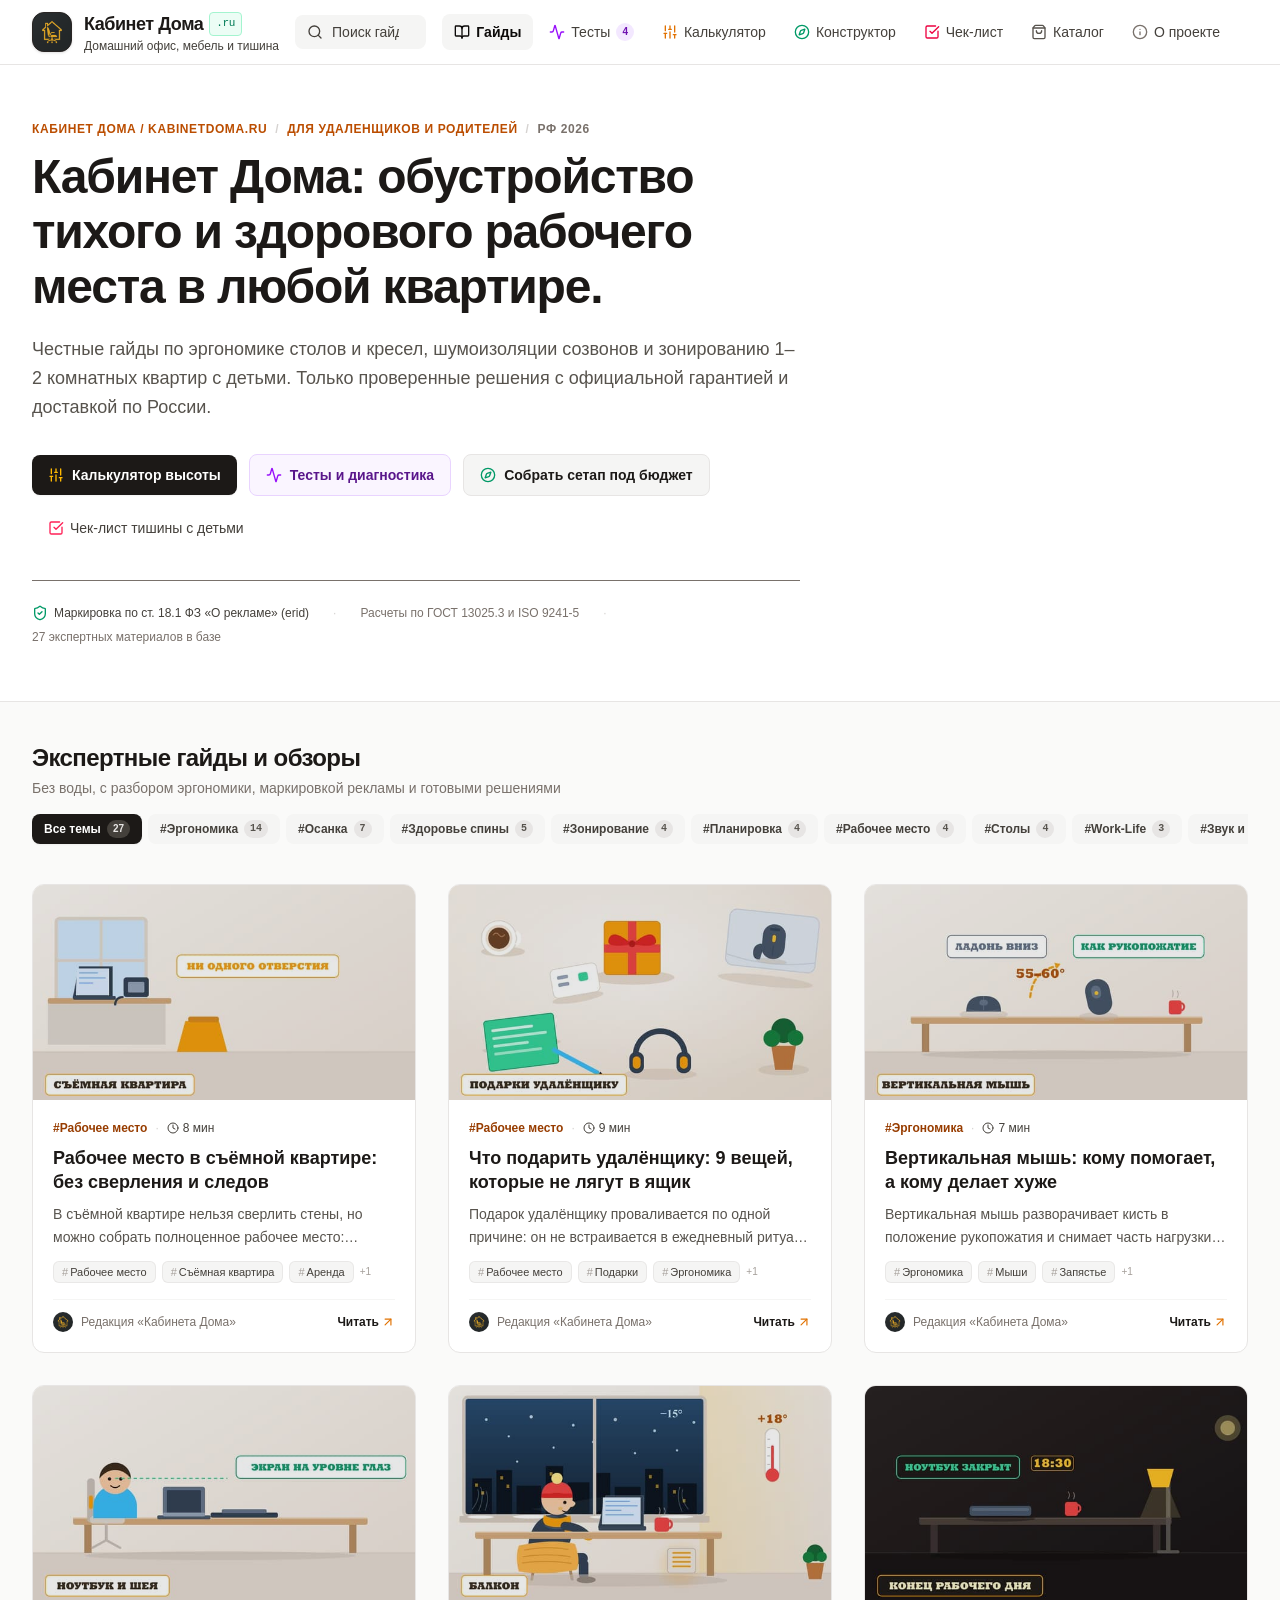
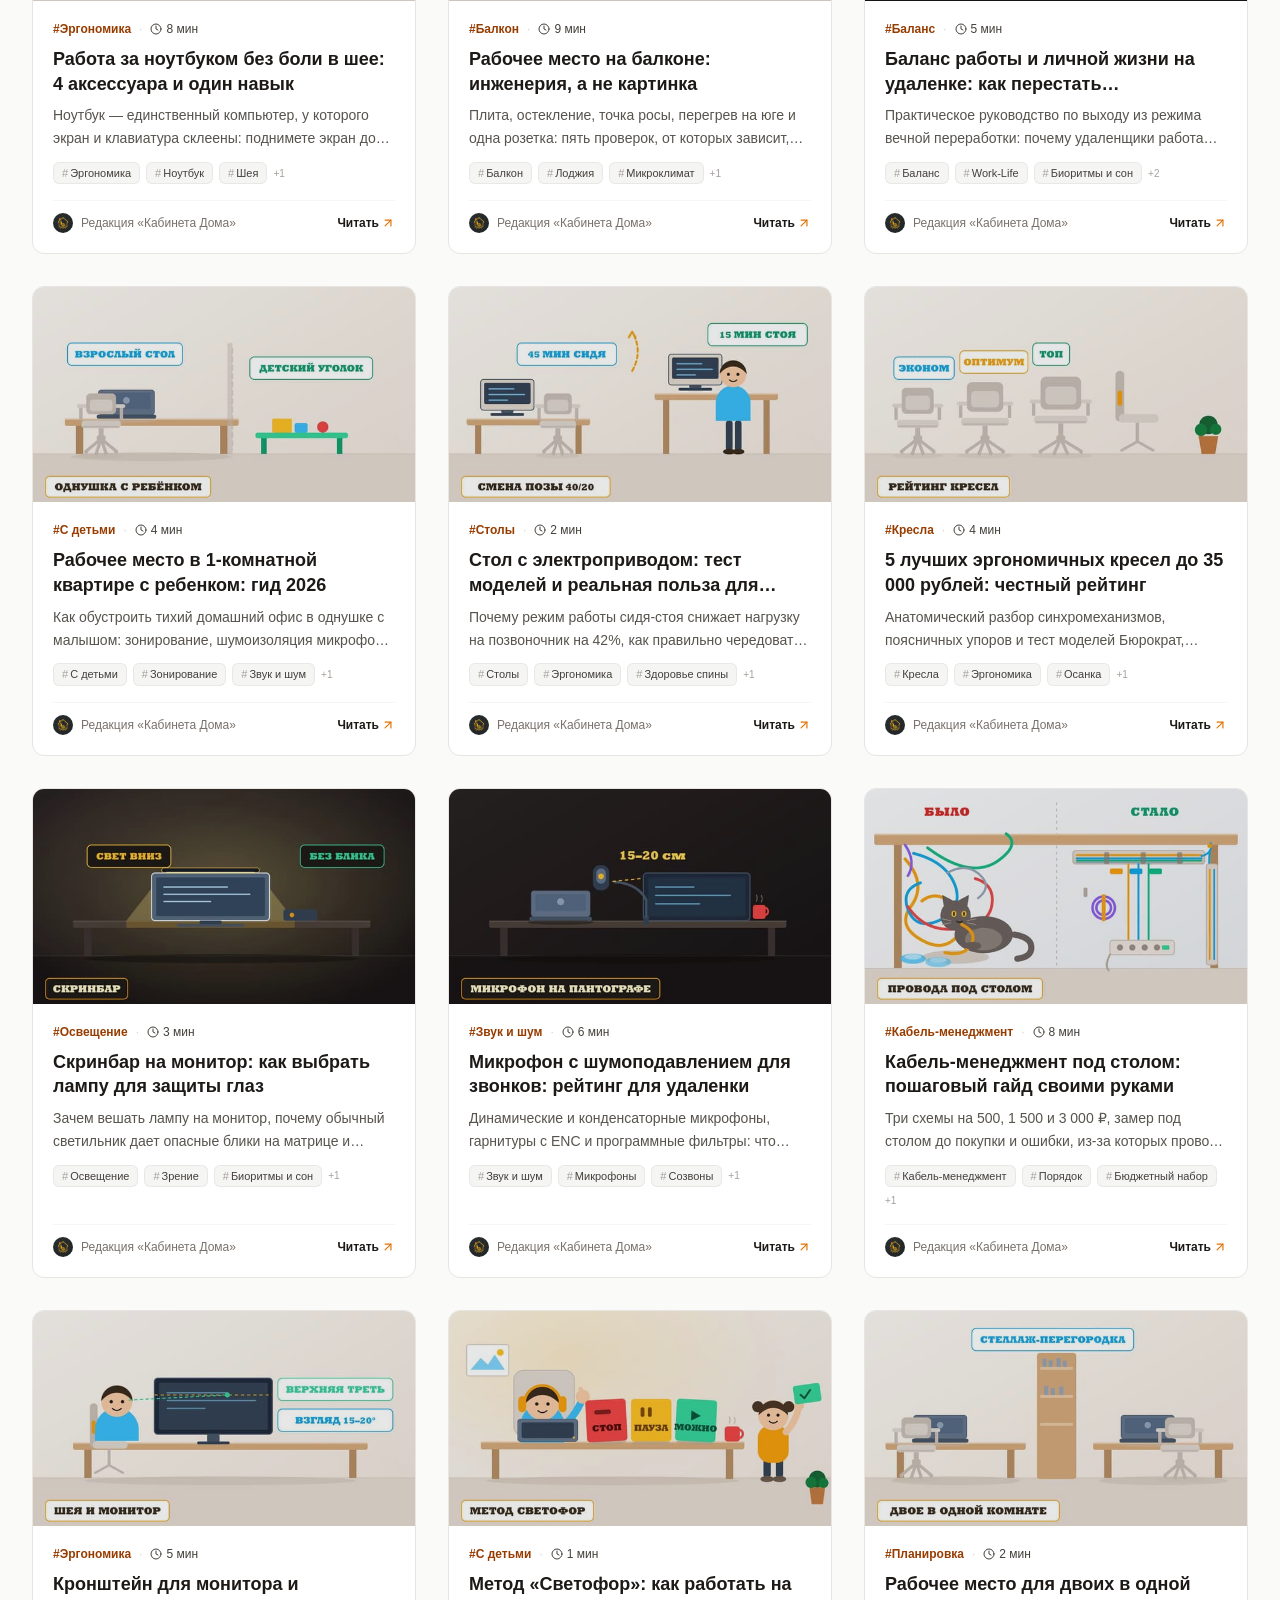
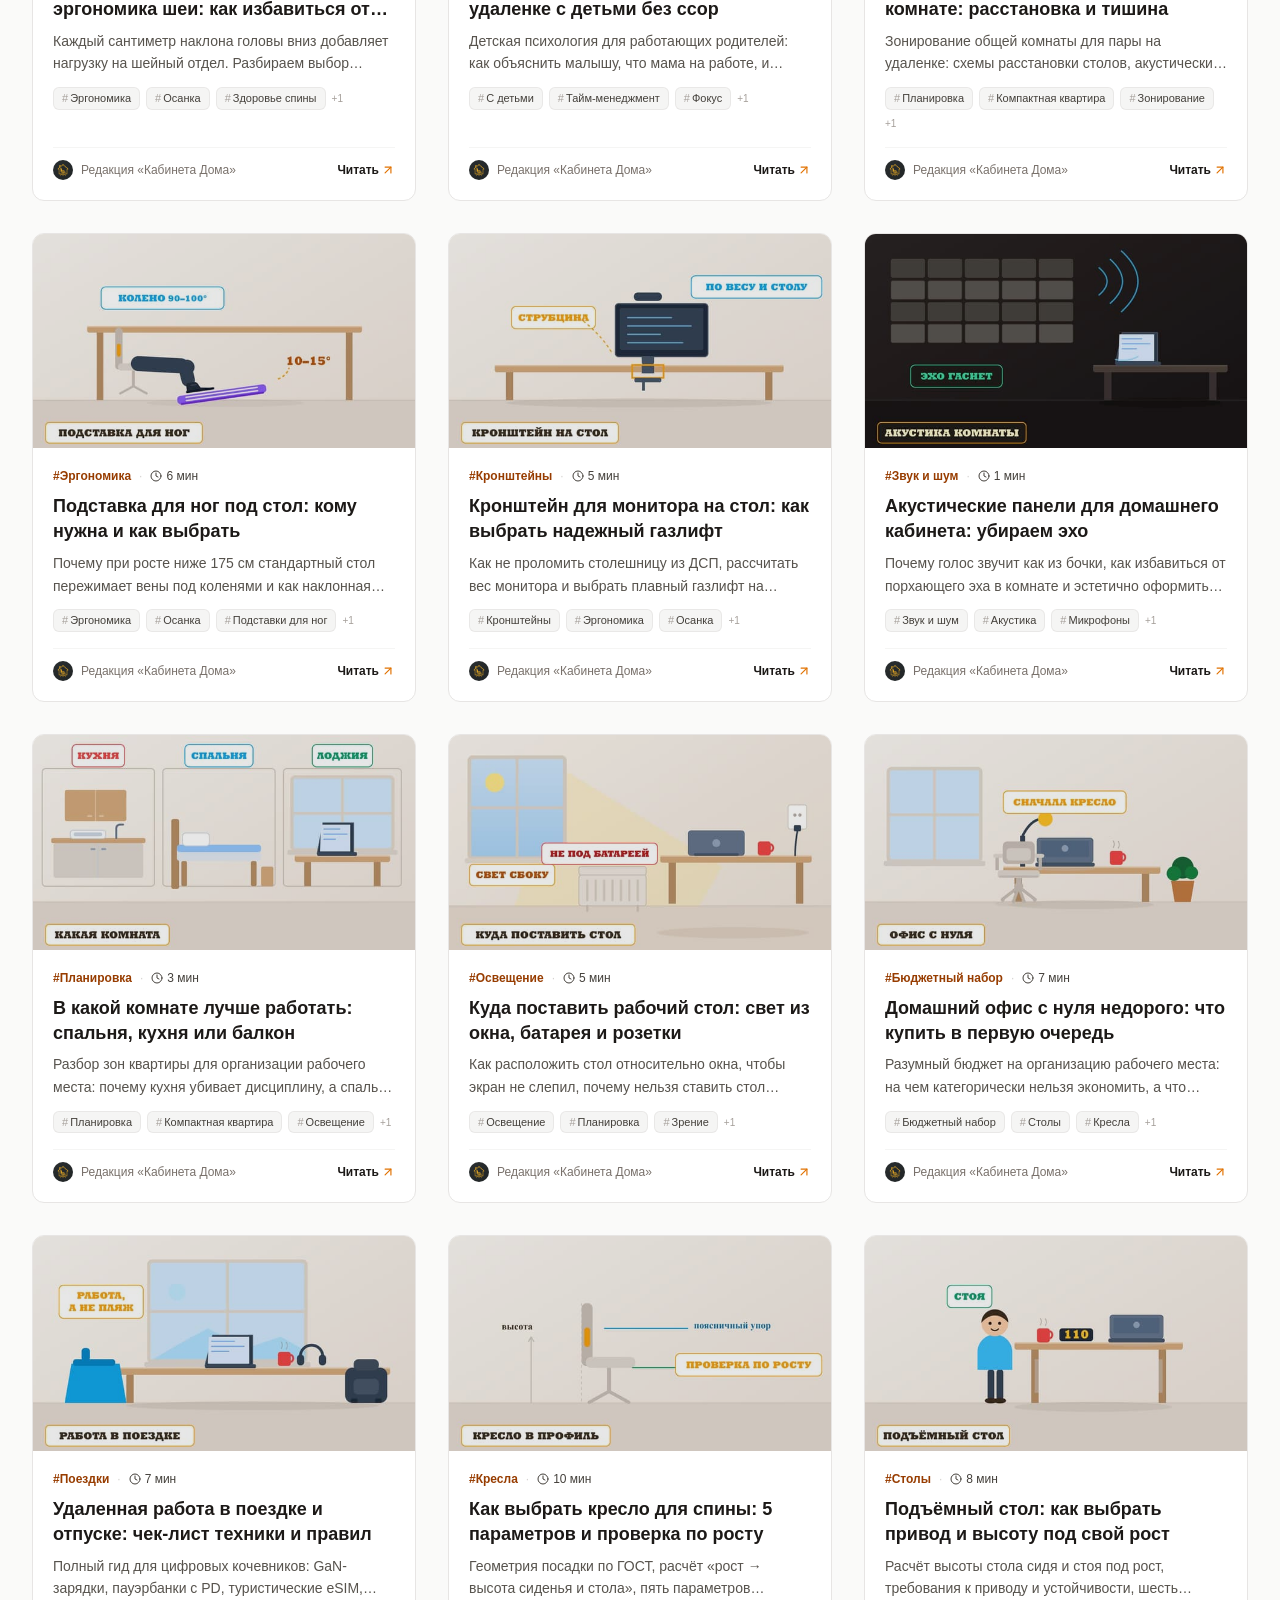
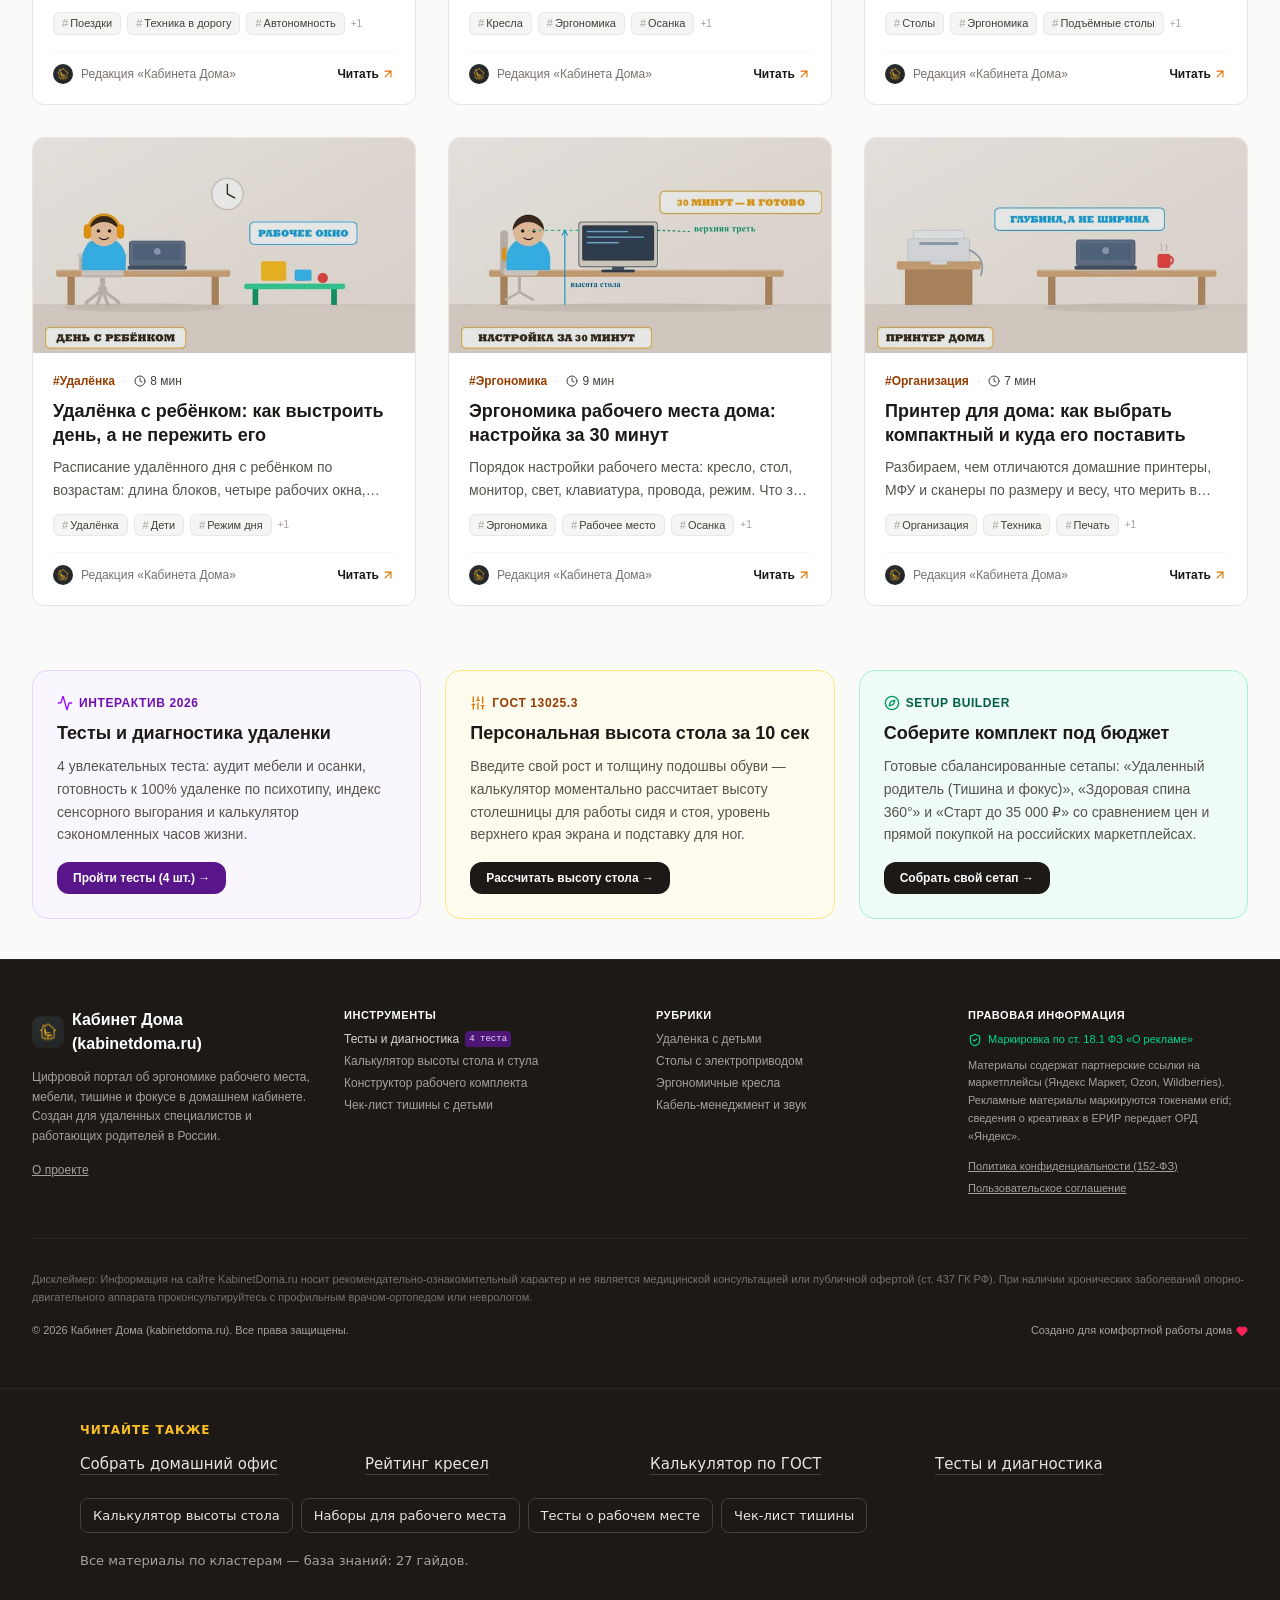
<file: about/index.html>
<!DOCTYPE html>
<html lang="ru" class="scroll-smooth"><head>
    <meta name="mitgo-verification" content="2ab007de-ae48-4bfa-b8aa-21a9992758fb">
    <meta charset="UTF-8">
    <meta http-equiv="Content-Security-Policy" content="default-src 'self'; script-src 'self'; style-src 'self' 'unsafe-inline'; img-src 'self' data:; font-src 'self'; connect-src 'self'; object-src 'none'; base-uri 'self'; form-action 'self'; frame-src 'none'">
    <meta name="referrer" content="strict-origin-when-cross-origin">
    <meta name="viewport" content="width=device-width, initial-scale=1.0">
    <meta name="theme-color" content="#fafaf9">
    <!-- Favicon & Icons -->
    <link rel="icon" type="image/svg+xml" href="/favicon.svg">
    <link rel="icon" type="image/png" sizes="32x32" href="/favicon-32.png">
    <link rel="apple-touch-icon" sizes="180x180" href="/apple-touch-icon.png">
    
    <!-- OpenGraph / Social Cards -->
    <meta property="og:type" content="website">
    <meta property="og:site_name" content="Кабинет Дома (KabinetDoma.ru)">
    <meta property="og:locale" content="ru_RU">
    <meta name="twitter:card" content="summary_large_image">
    <!-- Robots and indexing -->
    <meta name="robots" content="index, follow">
    <!-- Fonts -->
    <!-- Yandex Webmaster Verification -->
    <meta name="yandex-verification" content="f90ccbe3e80e4f97">
    <meta name="yandex-distribution-verification" content="4z6mlgyzcx5v4d6k">

    <!-- Schema.org JSON-LD Structured Data -->
    <script type="application/ld+json">
    {
      "@context": "https://schema.org",
      "@graph": [
        {
          "@type": "WebSite",
          "@id": "https://kabinetdoma.ru/#website",
          "url": "https://kabinetdoma.ru",
          "name": "Кабинет Дома",
          "alternateName": "KabinetDoma.ru",
          "description": "Портал по эргономике рабочего места и продуктивности в домашнем кабинете",
          "inLanguage": "ru-RU"
        },
        {
          "@type": "Organization",
          "@id": "https://kabinetdoma.ru/#organization",
          "name": "Кабинет Дома Media",
          "url": "https://kabinetdoma.ru",
          "logo": "https://kabinetdoma.ru/logo.png"
        }
      ]
    }
    </script>
    <script src="/data/catalog.js"></script><script src="/data/product-links.js"></script><script type="module" crossorigin="" src="/assets/index.js"></script>
    <link rel="stylesheet" crossorigin="" href="/assets/index.css">
    <title>О проекте «Кабинет Дома»: редакция и принципы</title>
    <meta name="description" content="Кто делает KabinetDoma.ru, на каких источниках основаны рекомендации (ГОСТ и ISO 9241-5), как мы маркируем рекламу и не собираем персональные данные." />
    <link rel="canonical" href="https://kabinetdoma.ru/about/" />
    <meta property="og:title" content="О проекте «Кабинет Дома»: редакция и принципы" />
    <meta property="og:description" content="Кто делает KabinetDoma.ru, на каких источниках основаны рекомендации (ГОСТ и ISO 9241-5), как мы маркируем рекламу и не собираем персональные данные." />
    <meta property="og:url" content="https://kabinetdoma.ru/about/" />
    <meta property="og:image" content="https://kabinetdoma.ru/og-image.jpg" />
    <meta property="og:image:width" content="1200">
    <meta property="og:image:height" content="630">
    <meta name="twitter:title" content="О проекте «Кабинет Дома»: редакция и принципы" />
    <meta name="twitter:description" content="Кто делает KabinetDoma.ru, на каких источниках основаны рекомендации (ГОСТ и ISO 9241-5), как мы маркируем рекламу и не собираем персональные данные." />
    <meta name="twitter:image" content="https://kabinetdoma.ru/og-image.jpg" />
<!-- kd-seo -->
    <script type="application/ld+json">{"@context":"https://schema.org","@graph":[{"@type":"WebPage","@id":"https://kabinetdoma.ru/about/#webpage","url":"https://kabinetdoma.ru/about/","name":"О проекте «Кабинет Дома»: редакция и принципы","description":"Кто делает KabinetDoma.ru, на каких источниках основаны рекомендации (ГОСТ и ISO 9241-5), как мы маркируем рекламу и не собираем персональные данные.","inLanguage":"ru-RU","isPartOf":{"@id":"https://kabinetdoma.ru/#website"},"breadcrumb":{"@id":"https://kabinetdoma.ru/about/#breadcrumbs"}},{"@type":"BreadcrumbList","@id":"https://kabinetdoma.ru/about/#breadcrumbs","itemListElement":[{"@type":"ListItem","position":1,"name":"Главная","item":"https://kabinetdoma.ru/"},{"@type":"ListItem","position":2,"name":"О проекте «Кабинет Дома»","item":"https://kabinetdoma.ru/about/"}]}]}</script>
    <!-- /kd-seo -->
  </head>
  <body class="bg-stone-50 text-stone-900 antialiased selection:bg-amber-100 selection:text-amber-900">
    <!-- Yandex.Distribution verification: 4z6mlgyzcx5v4d6k -->
    <span style="display:none" aria-hidden="true">4z6mlgyzcx5v4d6k</span>

    <!-- Yandex.Metrika noscript fallback -->
    <div id="root"><div class="min-h-screen flex flex-col bg-stone-50 text-stone-900 selection:bg-amber-100 selection:text-amber-900"><a href="#main" class="sr-only focus:not-sr-only focus:absolute focus:top-2 focus:left-2 focus:z-50 focus:px-4 focus:py-2 focus:bg-stone-900 focus:text-white focus:rounded-lg focus:font-semibold">Перейти к содержанию</a><header class="sticky top-0 z-40 bg-white/95 backdrop-blur-md border-b border-stone-200"><div class="max-w-7xl mx-auto px-4 sm:px-6 lg:px-8"><div class="flex items-center justify-between h-16 gap-4"><a href="/" class="flex items-center gap-3 cursor-pointer group select-none flex-shrink-0 no-underline"><div class="w-10 h-10 rounded-xl overflow-hidden bg-stone-900 border border-stone-800 shadow-sm flex items-center justify-center flex-shrink-0 group-hover:scale-105 transition-transform"><img sizes="48px" srcset="/logo-64.png 64w, /logo-128.png 128w, /logo.png 512w" loading="lazy" alt="Кабинет Дома" class="w-full h-full object-cover" width="512" height="512" src="/logo.png"></div><div><div class="font-bold text-lg tracking-tight text-stone-900 group-hover:text-amber-700 transition-colors flex items-center gap-1.5">Кабинет Дома<span class="text-[11px] font-mono font-medium text-emerald-700 bg-emerald-50 px-1.5 py-0.5 rounded border border-emerald-200">.ru</span></div><p class="text-xs text-stone-700 hidden sm:block">Домашний офис, мебель и тишина</p></div></a><div class="hidden md:flex items-center relative flex-1 max-w-xs lg:max-w-sm"><svg xmlns="http://www.w3.org/2000/svg" width="24" height="24" viewBox="0 0 24 24" fill="none" stroke="currentColor" stroke-width="2" stroke-linecap="round" stroke-linejoin="round" class="lucide lucide-search w-4 h-4 text-stone-700 absolute left-3 pointer-events-none" aria-hidden="true"><path d="m21 21-4.34-4.34"></path><circle cx="11" cy="11" r="8"></circle></svg><input placeholder="Поиск гайдов, столов, кресел..." aria-label="Поиск по статьям" class="w-full pl-9 pr-3 py-1.5 text-sm bg-stone-100 hover:bg-stone-150 focus:bg-white border border-transparent focus:border-amber-400 rounded-lg outline-none transition-all placeholder:text-stone-700" type="search" value=""></div><nav class="hidden lg:flex items-center gap-1 text-sm font-medium text-stone-700"><button class="px-3 py-2 rounded-lg transition-colors flex items-center gap-1.5 hover:text-stone-900 hover:bg-stone-50"><svg xmlns="http://www.w3.org/2000/svg" width="24" height="24" viewBox="0 0 24 24" fill="none" stroke="currentColor" stroke-width="2" stroke-linecap="round" stroke-linejoin="round" class="lucide lucide-book-open w-4 h-4" aria-hidden="true"><path d="M12 7v14"></path><path d="M3 18a1 1 0 0 1-1-1V4a1 1 0 0 1 1-1h5a4 4 0 0 1 4 4 4 4 0 0 1 4-4h5a1 1 0 0 1 1 1v13a1 1 0 0 1-1 1h-6a3 3 0 0 0-3 3 3 3 0 0 0-3-3z"></path></svg>Гайды</button><button class="px-3 py-2 rounded-lg transition-colors flex items-center gap-1.5 hover:text-stone-900 hover:bg-stone-50"><svg xmlns="http://www.w3.org/2000/svg" width="24" height="24" viewBox="0 0 24 24" fill="none" stroke="currentColor" stroke-width="2" stroke-linecap="round" stroke-linejoin="round" class="lucide lucide-activity w-4 h-4 text-purple-600" aria-hidden="true"><path d="M22 12h-2.48a2 2 0 0 0-1.93 1.46l-2.35 8.36a.25.25 0 0 1-.48 0L9.24 2.18a.25.25 0 0 0-.48 0l-2.35 8.36A2 2 0 0 1 4.49 12H2"></path></svg><span>Тесты</span><span class="text-[10px] font-bold px-1.5 py-0.5 bg-purple-100 text-purple-800 rounded-full">4</span></button><button class="px-3 py-2 rounded-lg transition-colors flex items-center gap-1.5 hover:text-stone-900 hover:bg-stone-50"><svg xmlns="http://www.w3.org/2000/svg" width="24" height="24" viewBox="0 0 24 24" fill="none" stroke="currentColor" stroke-width="2" stroke-linecap="round" stroke-linejoin="round" class="lucide lucide-sliders-vertical w-4 h-4 text-amber-600" aria-hidden="true"><path d="M10 8h4"></path><path d="M12 21v-9"></path><path d="M12 8V3"></path><path d="M17 16h4"></path><path d="M19 12V3"></path><path d="M19 21v-5"></path><path d="M3 14h4"></path><path d="M5 10V3"></path><path d="M5 21v-7"></path></svg>Калькулятор</button><button class="px-3 py-2 rounded-lg transition-colors flex items-center gap-1.5 hover:text-stone-900 hover:bg-stone-50"><svg xmlns="http://www.w3.org/2000/svg" width="24" height="24" viewBox="0 0 24 24" fill="none" stroke="currentColor" stroke-width="2" stroke-linecap="round" stroke-linejoin="round" class="lucide lucide-compass w-4 h-4 text-emerald-600" aria-hidden="true"><path d="m16.24 7.76-1.804 5.411a2 2 0 0 1-1.265 1.265L7.76 16.24l1.804-5.411a2 2 0 0 1 1.265-1.265z"></path><circle cx="12" cy="12" r="10"></circle></svg>Конструктор</button><button class="px-3 py-2 rounded-lg transition-colors flex items-center gap-1.5 hover:text-stone-900 hover:bg-stone-50"><svg xmlns="http://www.w3.org/2000/svg" width="24" height="24" viewBox="0 0 24 24" fill="none" stroke="currentColor" stroke-width="2" stroke-linecap="round" stroke-linejoin="round" class="lucide lucide-square-check-big w-4 h-4 text-rose-600" aria-hidden="true"><path d="M21 10.656V19a2 2 0 0 1-2 2H5a2 2 0 0 1-2-2V5a2 2 0 0 1 2-2h12.344"></path><path d="m9 11 3 3L22 4"></path></svg>Чек-лист</button><button class="px-3 py-2 rounded-lg transition-colors flex items-center gap-1.5 hover:text-stone-900 hover:bg-stone-50"><svg xmlns="http://www.w3.org/2000/svg" width="24" height="24" viewBox="0 0 24 24" fill="none" stroke="currentColor" stroke-width="2" stroke-linecap="round" stroke-linejoin="round" class="lucide lucide-shopping-bag w-4 h-4 text-stone-600" aria-hidden="true"><path d="M16 10a4 4 0 0 1-8 0"></path><path d="M3.103 6.034h17.794"></path><path d="M3.4 5.467a2 2 0 0 0-.4 1.2V20a2 2 0 0 0 2 2h14a2 2 0 0 0 2-2V6.667a2 2 0 0 0-.4-1.2l-2-2.667A2 2 0 0 0 17 2H7a2 2 0 0 0-1.6.8z"></path></svg>Каталог</button><button class="px-3 py-2 rounded-lg transition-colors flex items-center gap-1.5 text-stone-950 bg-stone-100 font-semibold"><svg xmlns="http://www.w3.org/2000/svg" width="24" height="24" viewBox="0 0 24 24" fill="none" stroke="currentColor" stroke-width="2" stroke-linecap="round" stroke-linejoin="round" class="lucide lucide-info w-4 h-4 text-stone-500" aria-hidden="true"><circle cx="12" cy="12" r="10"></circle><path d="M12 16v-4"></path><path d="M12 8h.01"></path></svg>О проекте</button></nav><div class="flex items-center gap-2"><button class="lg:hidden p-2 rounded-lg text-stone-600 hover:bg-stone-100 transition-colors" aria-label="Меню навигации"><svg xmlns="http://www.w3.org/2000/svg" width="24" height="24" viewBox="0 0 24 24" fill="none" stroke="currentColor" stroke-width="2" stroke-linecap="round" stroke-linejoin="round" class="lucide lucide-menu w-5 h-5" aria-hidden="true"><path d="M4 5h16"></path><path d="M4 12h16"></path><path d="M4 19h16"></path></svg></button></div></div></div></header><main id="main" class="flex-1"><div class="max-w-4xl mx-auto px-4 sm:px-6 py-12"><nav class="text-xs text-stone-500 mb-6 flex items-center gap-1.5"><button class="hover:text-stone-900 transition-colors">Главная</button><span>/</span><span class="text-stone-900 font-medium">О проекте</span></nav><div class="border-b border-stone-200 pb-8 mb-10"><div class="inline-flex items-center gap-2 px-3 py-1 rounded-full bg-amber-100 text-amber-900 text-xs font-semibold mb-4"><svg xmlns="http://www.w3.org/2000/svg" width="24" height="24" viewBox="0 0 24 24" fill="none" stroke="currentColor" stroke-width="2" stroke-linecap="round" stroke-linejoin="round" class="lucide lucide-award w-3.5 h-3.5" aria-hidden="true"><path d="m15.477 12.89 1.515 8.526a.5.5 0 0 1-.81.47l-3.58-2.687a1 1 0 0 0-1.197 0l-3.586 2.686a.5.5 0 0 1-.81-.469l1.514-8.526"></path><circle cx="12" cy="8" r="6"></circle></svg>Экспертное медиа об эргономике</div><h1 class="text-3xl sm:text-4xl font-extrabold text-stone-900 tracking-tight mb-4">О проекте «Кабинет Дома»</h1><p class="text-lg text-stone-600 leading-relaxed max-w-3xl">«Кабинет Дома» — независимое медиа об эргономике домашнего офиса. Мы помогаем удаленным специалистам, родителям и фрилансерам обустроить здоровое, тихое и высокопродуктивное рабочее место в обычной квартире. Название пишется двумя словами с заглавных — «Кабинет Дома», без приставок вроде «Media»; адрес сайта — kabinetdoma.ru.</p></div><div class="grid grid-cols-1 md:grid-cols-3 gap-6 mb-12"><div class="bg-stone-50 border border-stone-200 rounded-2xl p-6"><div class="w-10 h-10 rounded-xl bg-amber-500/10 text-amber-700 flex items-center justify-center mb-4"><svg xmlns="http://www.w3.org/2000/svg" width="24" height="24" viewBox="0 0 24 24" fill="none" stroke="currentColor" stroke-width="2" stroke-linecap="round" stroke-linejoin="round" class="lucide lucide-shield-check w-5 h-5" aria-hidden="true"><path d="M20 13c0 5-3.5 7.5-7.66 8.95a1 1 0 0 1-.67-.01C7.5 20.5 4 18 4 13V6a1 1 0 0 1 1-1c2 0 4.5-1.2 6.24-2.72a1.17 1.17 0 0 1 1.52 0C14.51 3.81 17 5 19 5a1 1 0 0 1 1 1z"></path><path d="m9 12 2 2 4-4"></path></svg></div><h2 class="font-bold text-stone-900 text-base mb-2">Доказательная эргономика</h2><p class="text-stone-600 text-xs leading-relaxed">Все расчеты высоты столов и кресел базируются на стандартах ГОСТ 21889-76, ISO 9241-5 и рекомендациях ассоциаций эргономики. Никаких домыслов — только антропометрия.</p></div><div class="bg-stone-50 border border-stone-200 rounded-2xl p-6"><div class="w-10 h-10 rounded-xl bg-emerald-500/10 text-emerald-700 flex items-center justify-center mb-4"><svg xmlns="http://www.w3.org/2000/svg" width="24" height="24" viewBox="0 0 24 24" fill="none" stroke="currentColor" stroke-width="2" stroke-linecap="round" stroke-linejoin="round" class="lucide lucide-users w-5 h-5" aria-hidden="true"><path d="M16 21v-2a4 4 0 0 0-4-4H6a4 4 0 0 0-4 4v2"></path><path d="M16 3.128a4 4 0 0 1 0 7.744"></path><path d="M22 21v-2a4 4 0 0 0-3-3.87"></path><circle cx="9" cy="7" r="4"></circle></svg></div><h2 class="font-bold text-stone-900 text-base mb-2">Реальность квартир в РФ</h2><p class="text-stone-600 text-xs leading-relaxed">Мы не пишем о кабинетах в загородных виллах на 50 м². Наши гайды адаптированы под спальни, утепленные балконы, кухни и однушки, где за стенкой играют дети.</p></div><div class="bg-stone-50 border border-stone-200 rounded-2xl p-6"><div class="w-10 h-10 rounded-xl bg-sky-500/10 text-sky-700 flex items-center justify-center mb-4"><svg xmlns="http://www.w3.org/2000/svg" width="24" height="24" viewBox="0 0 24 24" fill="none" stroke="currentColor" stroke-width="2" stroke-linecap="round" stroke-linejoin="round" class="lucide lucide-book-open w-5 h-5" aria-hidden="true"><path d="M12 7v14"></path><path d="M3 18a1 1 0 0 1-1-1V4a1 1 0 0 1 1-1h5a4 4 0 0 1 4 4 4 4 0 0 1 4-4h5a1 1 0 0 1 1 1v13a1 1 0 0 1-1 1h-6a3 3 0 0 0-3 3 3 3 0 0 0-3-3z"></path></svg></div><h2 class="font-bold text-stone-900 text-base mb-2">Честные обзоры и тесты</h2><p class="text-stone-600 text-xs leading-relaxed">Разбираем плюсы и минусы популярных в РФ брендов столов (Ergostol, Monotable), кресел (Метта, SIHOO) и аксессуаров. Указываем честные недостатки до покупки.</p></div></div><div class="mb-12"><h2 class="text-2xl font-bold text-stone-900 mb-6 flex items-center gap-2">Редакционная коллегия и стандарты проверки</h2><div class="grid grid-cols-1 sm:grid-cols-2 gap-6"><div class="border border-stone-200 rounded-2xl p-6 bg-white flex gap-4"><div class="w-12 h-12 rounded-xl bg-amber-500/10 text-amber-700 flex-shrink-0 flex items-center justify-center font-bold text-base"><svg xmlns="http://www.w3.org/2000/svg" width="24" height="24" viewBox="0 0 24 24" fill="none" stroke="currentColor" stroke-width="2" stroke-linecap="round" stroke-linejoin="round" class="lucide lucide-users w-6 h-6" aria-hidden="true"><path d="M16 21v-2a4 4 0 0 0-4-4H6a4 4 0 0 0-4 4v2"></path><path d="M16 3.128a4 4 0 0 1 0 7.744"></path><path d="M22 21v-2a4 4 0 0 0-3-3.87"></path><circle cx="9" cy="7" r="4"></circle></svg></div><div><h3 class="font-bold text-stone-900 text-base">Кто готовит материалы</h3><p class="text-xs text-amber-700 font-medium mb-2">Редакция и технический редактор</p><p class="text-xs text-stone-600 leading-relaxed">Материалы готовит редакция портала: текст и расчёты по ГОСТ 13025.3 и ISO 9241, сверка характеристик с паспортами производителей. Внештатных экспертов и коллегиальных советов у проекта нет — поэтому мы не ссылаемся на «мнение редакции» как на аргумент в выборе.</p></div></div><div class="border border-stone-200 rounded-2xl p-6 bg-white flex gap-4"><div class="w-12 h-12 rounded-xl bg-emerald-500/10 text-emerald-700 flex-shrink-0 flex items-center justify-center font-bold text-base"><svg xmlns="http://www.w3.org/2000/svg" width="24" height="24" viewBox="0 0 24 24" fill="none" stroke="currentColor" stroke-width="2" stroke-linecap="round" stroke-linejoin="round" class="lucide lucide-circle-check w-6 h-6" aria-hidden="true"><circle cx="12" cy="12" r="10"></circle><path d="m9 12 2 2 4-4"></path></svg></div><div><h3 class="font-bold text-stone-900 text-base">Стандарты факт-чекинга</h3><p class="text-xs text-emerald-700 font-medium mb-2">ГОСТ 21889-76, ГОСТ 13025.3, ISO 9241</p><p class="text-xs text-stone-600 leading-relaxed">Материалы готовим по открытым источникам: техническим паспортам производителей (моторы, газлифты, характеристики), отзывам покупателей на маркетплейсах и собственным расчетам по ГОСТ 13025.3 и ISO 9241.</p></div></div></div></div><div class="bg-stone-900 text-stone-200 rounded-2xl p-8 mb-12"><h2 class="text-xl font-bold text-white mb-4">Прозрачность и соблюдение законов РФ</h2><div class="space-y-3 text-xs text-stone-300 leading-relaxed"><div class="flex items-start gap-2.5"><svg xmlns="http://www.w3.org/2000/svg" width="24" height="24" viewBox="0 0 24 24" fill="none" stroke="currentColor" stroke-width="2" stroke-linecap="round" stroke-linejoin="round" class="lucide lucide-circle-check w-4 h-4 text-emerald-400 mt-0.5 flex-shrink-0" aria-hidden="true"><circle cx="12" cy="12" r="10"></circle><path d="m9 12 2 2 4-4"></path></svg><p><strong>Маркировка рекламы:</strong> Партнерские материалы и ссылки на маркетплейсы содержат идентификаторы рекламы (erid) — это требование ст. 18.1 Федерального закона от 13.03.2006 № 38-ФЗ «О рекламе» (статья введена Федеральным законом от 02.07.2021 № 347-ФЗ). Сведения о креативах в Единый реестр интернет-рекламы передает сервис размещения — ОРД «Яндекс».</p></div><div class="flex items-start gap-2.5"><svg xmlns="http://www.w3.org/2000/svg" width="24" height="24" viewBox="0 0 24 24" fill="none" stroke="currentColor" stroke-width="2" stroke-linecap="round" stroke-linejoin="round" class="lucide lucide-circle-check w-4 h-4 text-emerald-400 mt-0.5 flex-shrink-0" aria-hidden="true"><circle cx="12" cy="12" r="10"></circle><path d="m9 12 2 2 4-4"></path></svg><p><strong>Защита персональных данных:</strong> Мы соблюдаем Федеральный закон № 152-ФЗ «О персональных данных». Сайт не собирает данные посетителей: нет счетчиков, форм и сторонних запросов — подробности в Политике конфиденциальности.</p></div><div class="flex items-start gap-2.5"><svg xmlns="http://www.w3.org/2000/svg" width="24" height="24" viewBox="0 0 24 24" fill="none" stroke="currentColor" stroke-width="2" stroke-linecap="round" stroke-linejoin="round" class="lucide lucide-circle-check w-4 h-4 text-emerald-400 mt-0.5 flex-shrink-0" aria-hidden="true"><circle cx="12" cy="12" r="10"></circle><path d="m9 12 2 2 4-4"></path></svg><p><strong>Независимость:</strong> Торговые марки, упоминаемые в обзорах, принадлежат их законным правообладателям. Публикации отражают редакционную оценку экспертов портала.</p></div></div></div><div class="flex flex-col sm:flex-row items-center justify-between gap-4 p-6 bg-amber-50 border border-amber-200 rounded-2xl"><div><h3 class="font-bold text-stone-900 text-sm mb-1">Как читать наши материалы</h3><p class="text-xs text-stone-600">Ссылки ведут в каталог с характеристиками, ценами и офферами маркетплейсов.</p></div><button class="inline-flex items-center gap-2 px-5 py-2.5 bg-stone-900 text-white rounded-xl text-xs font-semibold hover:bg-stone-800 transition-colors flex-shrink-0"><svg xmlns="http://www.w3.org/2000/svg" width="24" height="24" viewBox="0 0 24 24" fill="none" stroke="currentColor" stroke-width="2" stroke-linecap="round" stroke-linejoin="round" class="lucide lucide-arrow-right w-4 h-4 text-amber-400" aria-hidden="true"><path d="M5 12h14"></path><path d="m12 5 7 7-7 7"></path></svg>К статьям</button></div></div></main><footer class="bg-stone-900 text-stone-300 border-t border-stone-800 text-xs"><div class="max-w-7xl mx-auto px-4 sm:px-6 lg:px-8 py-12"><div class="grid grid-cols-1 md:grid-cols-4 gap-8 mb-10"><div class="space-y-3 md:col-span-1"><div class="flex items-center gap-2 text-white font-bold text-base"><div class="w-8 h-8 rounded-lg overflow-hidden bg-stone-950 border border-stone-800 flex items-center justify-center flex-shrink-0"><img sizes="48px" srcset="/logo-64.png 64w, /logo-128.png 128w, /logo.png 512w" loading="lazy" alt="Кабинет Дома" class="w-full h-full object-cover" width="512" height="512" src="/logo.png"></div>Кабинет Дома (kabinetdoma.ru)</div><p class="text-stone-400 leading-relaxed text-xs">Цифровой портал об эргономике рабочего места, мебели, тишине и фокусе в домашнем кабинете. Создан для удаленных специалистов и работающих родителей в России.</p><div class="pt-1 text-stone-400 text-xs space-y-1"><div><button class="hover:text-white transition-colors underline font-medium">О проекте</button></div></div></div><div class="space-y-2"><div class="font-bold text-white uppercase tracking-wider text-[11px]">Инструменты</div><ul class="space-y-1.5 text-stone-400"><li><button class="hover:text-white transition-colors flex items-center gap-1.5 text-stone-300 font-medium"><span>Тесты и диагностика</span><span class="text-[9px] bg-purple-900/80 text-purple-200 px-1 py-0.5 rounded font-mono">4 теста</span></button></li><li><button class="hover:text-white transition-colors">Калькулятор высоты стола и стула</button></li><li><button class="hover:text-white transition-colors">Конструктор рабочего комплекта</button></li><li><button class="hover:text-white transition-colors">Чек-лист тишины с детьми</button></li></ul></div><div class="space-y-2"><div class="font-bold text-white uppercase tracking-wider text-[11px]">Рубрики</div><ul class="space-y-1.5 text-stone-400"><li><button class="hover:text-white transition-colors">Удаленка с детьми</button></li><li><button class="hover:text-white transition-colors">Столы с электроприводом</button></li><li><button class="hover:text-white transition-colors">Эргономичные кресла</button></li><li><button class="hover:text-white transition-colors">Кабель-менеджмент и звук</button></li></ul></div><div class="space-y-2"><div class="font-bold text-white uppercase tracking-wider text-[11px]">Правовая информация</div><div class="text-[11px] text-stone-400 leading-relaxed space-y-2"><div class="flex items-center gap-1.5 text-emerald-400"><svg xmlns="http://www.w3.org/2000/svg" width="24" height="24" viewBox="0 0 24 24" fill="none" stroke="currentColor" stroke-width="2" stroke-linecap="round" stroke-linejoin="round" class="lucide lucide-shield-check w-3.5 h-3.5" aria-hidden="true"><path d="M20 13c0 5-3.5 7.5-7.66 8.95a1 1 0 0 1-.67-.01C7.5 20.5 4 18 4 13V6a1 1 0 0 1 1-1c2 0 4.5-1.2 6.24-2.72a1.17 1.17 0 0 1 1.52 0C14.51 3.81 17 5 19 5a1 1 0 0 1 1 1z"></path><path d="m9 12 2 2 4-4"></path></svg><span>Маркировка по ст. 18.1 ФЗ «О рекламе»</span></div><p>Материалы содержат партнерские ссылки на маркетплейсы (Яндекс Маркет, Ozon, Wildberries). Рекламные материалы маркируются токенами erid; сведения о креативах в ЕРИР передает ОРД «Яндекс».</p><div class="pt-1 flex flex-col gap-1"><button class="text-left text-stone-400 hover:text-white transition-colors underline">Политика конфиденциальности (152-ФЗ)</button><button class="text-left text-stone-400 hover:text-white transition-colors underline">Пользовательское соглашение</button></div></div></div></div><div class="pt-8 border-t border-stone-800 text-[11px] text-stone-500 space-y-2 leading-relaxed"><p>Дисклеймер: Информация на сайте KabinetDoma.ru носит рекомендательно-ознакомительный характер и не является медицинской консультацией или публичной офертой (ст. 437 ГК РФ). При наличии хронических заболеваний опорно-двигательного аппарата проконсультируйтесь с профильным врачом-ортопедом или неврологом.</p><div class="flex flex-col sm:flex-row items-center justify-between gap-2 pt-2 text-stone-400"><div class="flex items-center gap-2"><span>© 2026 Кабинет Дома (kabinetdoma.ru). Все права защищены.</span></div><div class="flex items-center gap-1 text-[11px]"><span>Создано для комфортной работы дома</span><svg xmlns="http://www.w3.org/2000/svg" width="24" height="24" viewBox="0 0 24 24" fill="none" stroke="currentColor" stroke-width="2" stroke-linecap="round" stroke-linejoin="round" class="lucide lucide-heart w-3 h-3 text-rose-500 fill-rose-500 inline" aria-hidden="true"><path d="M2 9.5a5.5 5.5 0 0 1 9.591-3.676.56.56 0 0 0 .818 0A5.49 5.49 0 0 1 22 9.5c0 2.29-1.5 4-3 5.5l-5.492 5.313a2 2 0 0 1-3 .019L5 15c-1.5-1.5-3-3.2-3-5.5"></path></svg></div></div></div></div></footer></div></div>
  


<script defer="" src="/assets/kd-catalog-render.js"></script>

<script defer="" src="/assets/kd-catalog-render.js"></script>
<!-- kd-links -->
<section class="kd-links" aria-label="Читайте также и инструменты">
  <style>
    .kd-links{background:#1c1917;color:#d6d3d1;border-top:1px solid #292524;padding:32px 16px;font:15px/1.5 system-ui,-apple-system,Segoe UI,Roboto,sans-serif}
    .kd-links .kd-in{max-width:1120px;margin:0 auto}
    .kd-links h2{font-size:12px;letter-spacing:.08em;text-transform:uppercase;color:#fbbf24;margin:0 0 14px;font-weight:700}
    .kd-links ul{list-style:none;margin:0 0 22px;padding:0;display:grid;grid-template-columns:repeat(auto-fit,minmax(240px,1fr));gap:10px 20px}
    .kd-links li a{color:#e7e5e4;text-decoration:none;border-bottom:1px solid #44403c;padding-bottom:1px}
    .kd-links li a:hover{color:#fbbf24;border-color:#fbbf24}
    .kd-links .kd-tools{display:flex;flex-wrap:wrap;gap:8px;margin-bottom:18px}
    .kd-links .kd-tools a{display:inline-block;padding:7px 12px;border:1px solid #44403c;border-radius:8px;color:#e7e5e4;text-decoration:none;font-size:13px}
    .kd-links .kd-tools a:hover{border-color:#fbbf24;color:#fbbf24}
    .kd-links .kd-all{color:#a8a29e;font-size:13px}
    .kd-links .kd-all a{color:#a8a29e}
    @media (max-width:640px){.kd-links{padding:24px 16px}}
  </style>
  <div class="kd-in">
    <h2>Читайте также</h2>
    <ul><li><a href="/article/domashnij-ofis-s-nulya-nedorogo/">Собрать домашний офис</a></li><li><a href="/article/5-luchshih-ergonomichnyh-kresel-rejting/">Рейтинг кресел</a></li><li><a href="/calculator/">Калькулятор по ГОСТ</a></li><li><a href="/tests/">Тесты и диагностика</a></li></ul>
    <div class="kd-tools"><a href="/calculator/">Калькулятор высоты стола</a><a href="/builder/">Наборы для рабочего места</a><a href="/tests/">Тесты о рабочем месте</a><a href="/checklist/">Чек-лист тишины</a></div>
    <p class="kd-all">Все материалы по кластерам — <a href="/articles/">база знаний: 27 гайдов</a>.</p>
  </div>
</section>
<!-- /kd-links -->
</body></html>
</file>
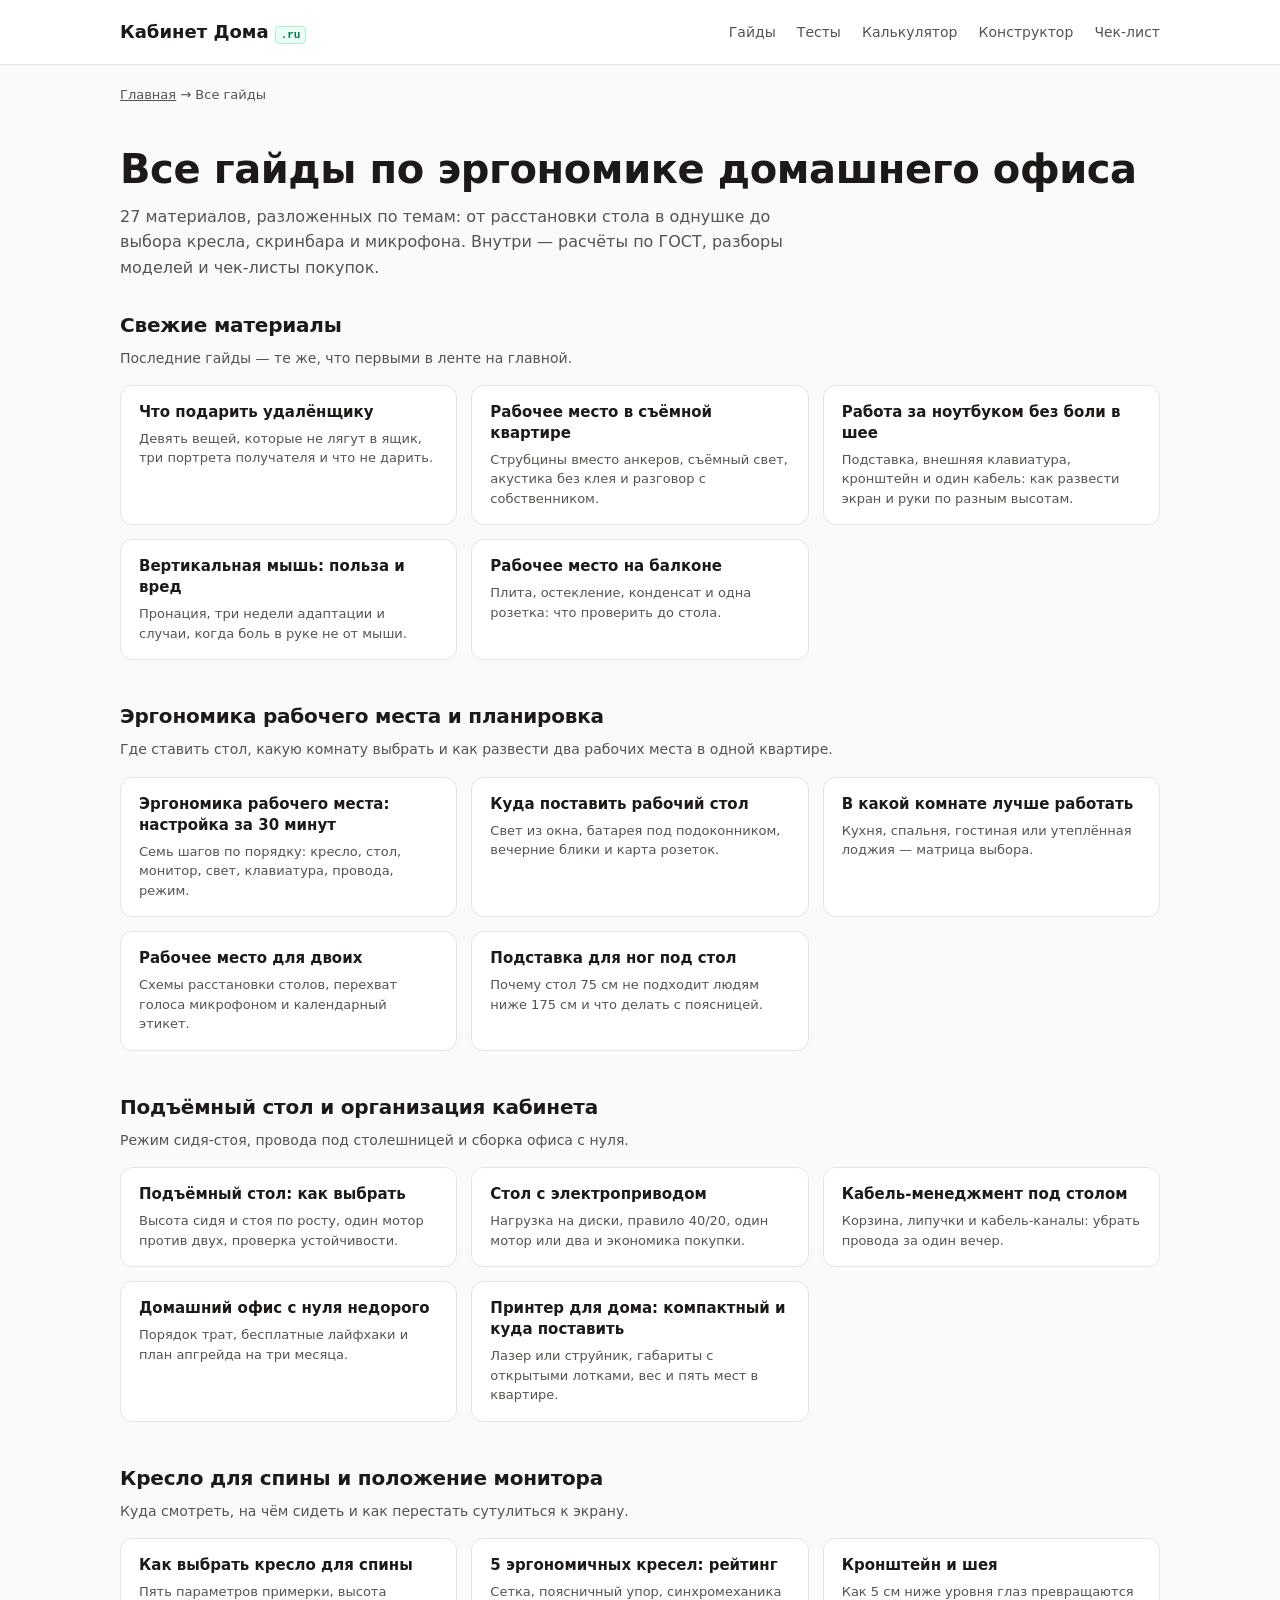
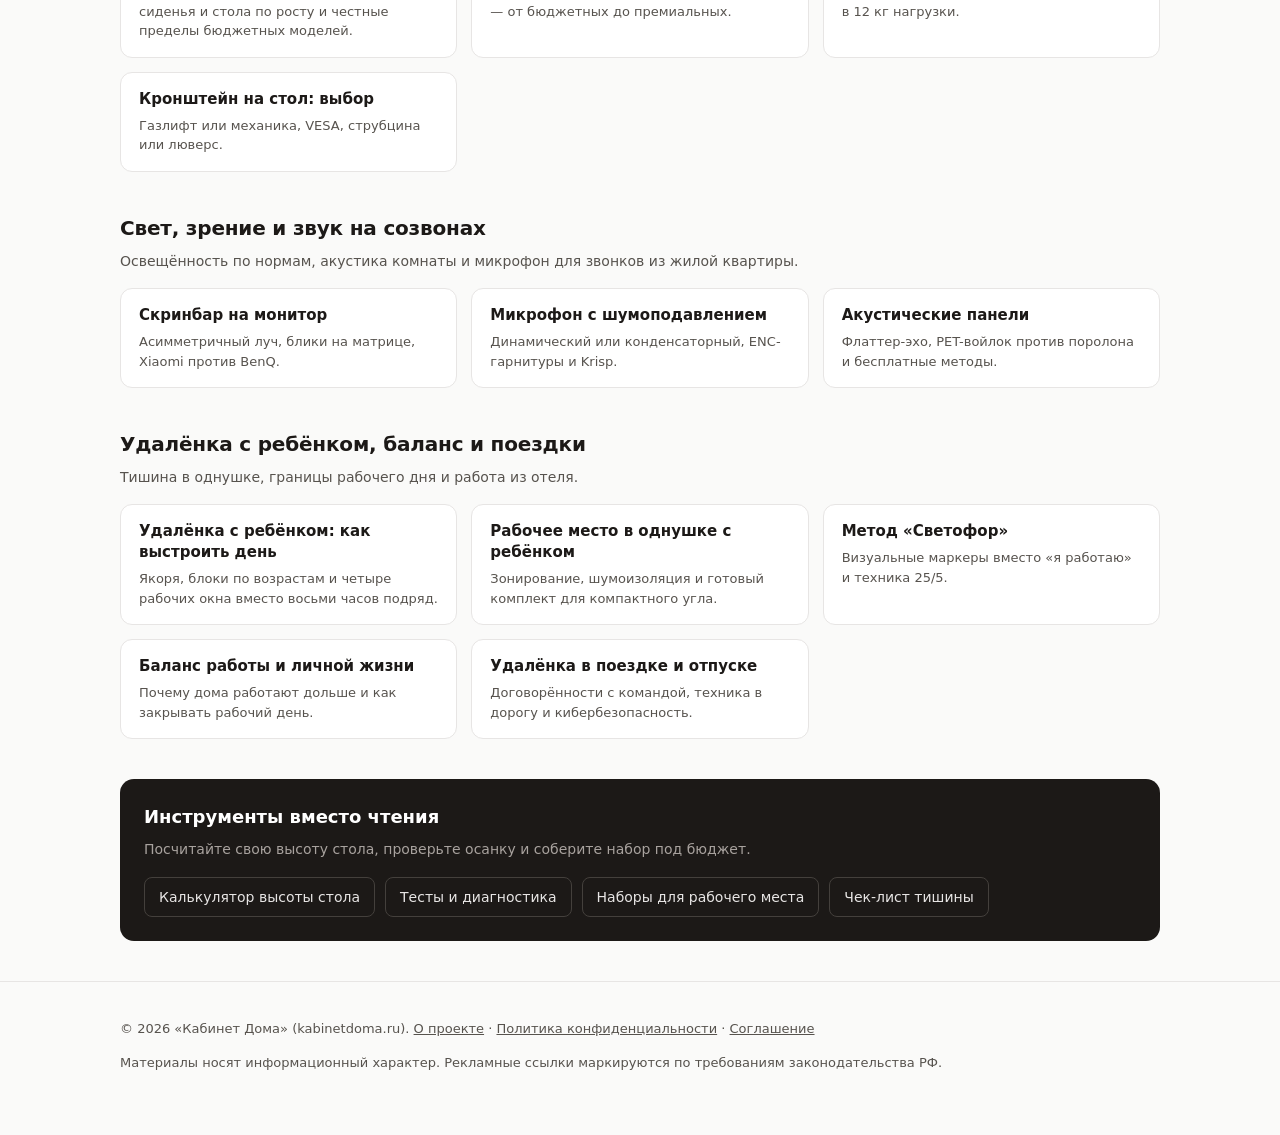
<file: articles/index.html>
<!DOCTYPE html>
<html lang="ru">
<head>
  <meta name="mitgo-verification" content="2ab007de-ae48-4bfa-b8aa-21a9992758fb" />
  <meta charset="UTF-8">
    <meta http-equiv="Content-Security-Policy" content="default-src 'self'; script-src 'self'; style-src 'self' 'unsafe-inline'; img-src 'self' data:; font-src 'self'; connect-src 'self'; object-src 'none'; base-uri 'self'; form-action 'self'; frame-src 'none'">
    <meta name="referrer" content="strict-origin-when-cross-origin">
  <meta name="viewport" content="width=device-width, initial-scale=1.0">
  <title>Все гайды по эргономике домашнего офиса — Кабинет Дома</title>
  <meta name="description" content="27 экспертных гайдов по эргономике рабочего места: подъёмные столы, кресла для спины, скринбары, тишина на удалёнке с детьми. Собрано по темам.">
  <link rel="canonical" href="https://kabinetdoma.ru/articles/">
  <meta name="robots" content="index, follow">
  <meta property="og:type" content="website">
  <meta property="og:site_name" content="Кабинет Дома (KabinetDoma.ru)">
  <meta property="og:locale" content="ru_RU">
  <meta property="og:title" content="Все гайды по эргономике домашнего офиса — Кабинет Дома">
  <meta property="og:description" content="27 экспертных гайдов по эргономике рабочего места: подъёмные столы, кресла для спины, скринбары, тишина на удалёнке с детьми. Собрано по темам.">
  <meta property="og:url" content="https://kabinetdoma.ru/articles/">
  <meta property="og:image" content="https://kabinetdoma.ru/og-image.jpg">
  <link rel="icon" type="image/svg+xml" href="/favicon.svg">
  <link rel="icon" type="image/png" sizes="32x32" href="/favicon-32.png">
  <style>
    :root{--ink:#1c1917;--muted:#57534e;--line:#e7e5e4;--amber:#b45309;--bg:#fafaf9}
    *{box-sizing:border-box}
    body{margin:0;background:var(--bg);color:var(--ink);font:16px/1.6 system-ui,-apple-system,"Segoe UI",Roboto,sans-serif}
    a{color:inherit}
    .wrap{max-width:1080px;margin:0 auto;padding:0 20px}
    header{border-bottom:1px solid var(--line);background:#fff}
    header .wrap{display:flex;align-items:center;justify-content:space-between;gap:16px;min-height:64px}
    .brand{font-weight:800;text-decoration:none;font-size:18px}
    .brand span{font:600 11px/1 ui-monospace,monospace;color:#047857;background:#ecfdf5;border:1px solid #a7f3d0;border-radius:4px;padding:2px 5px;margin-left:6px}
    nav a{text-decoration:none;color:var(--muted);font-size:14px;margin-left:16px}
    nav a:hover{color:var(--ink)}
    h1{font-size:clamp(26px,4vw,40px);line-height:1.15;margin:40px 0 12px;letter-spacing:-.01em}
    .lead{color:var(--muted);max-width:70ch;margin:0 0 28px}
    .crumbs{font-size:13px;color:var(--muted);padding-top:20px}
    .crumbs a{color:var(--muted)}
    section.cluster{margin:0 0 40px}
    section.cluster h2{font-size:20px;margin:0 0 6px;letter-spacing:-.01em}
    section.cluster .note{color:var(--muted);font-size:14px;margin:0 0 16px}
    .cards{display:grid;grid-template-columns:repeat(auto-fit,minmax(280px,1fr));gap:14px}
    .card{display:block;text-decoration:none;background:#fff;border:1px solid var(--line);border-radius:12px;padding:16px 18px;transition:border-color .15s,box-shadow .15s}
    .card:hover{border-color:#fbbf24;box-shadow:0 2px 10px rgba(28,25,23,.06)}
    .card b{display:block;font-size:15px;line-height:1.4;margin-bottom:6px}
    .card span{display:block;color:var(--muted);font-size:13px;line-height:1.5}
    .tools{background:#1c1917;color:#e7e5e4;border-radius:14px;padding:24px;margin:0 0 40px}
    .tools h2{margin:0 0 6px;font-size:18px;color:#fff}
    .tools p{margin:0 0 16px;color:#a8a29e;font-size:14px}
    .tools .row{display:flex;flex-wrap:wrap;gap:10px}
    .tools a{display:inline-block;text-decoration:none;border:1px solid #44403c;border-radius:8px;padding:8px 14px;font-size:14px}
    .tools a:hover{border-color:#fbbf24;color:#fbbf24}
    footer{border-top:1px solid var(--line);color:var(--muted);font-size:13px;padding:24px 0 48px}
    @media (max-width:640px){nav{display:none}}
  </style>
  <script type="application/ld+json">
  {"@context":"https://schema.org","@graph":[
    {"@type":"CollectionPage","@id":"https://kabinetdoma.ru/articles/#webpage","url":"https://kabinetdoma.ru/articles/","name":"Все гайды по эргономике домашнего офиса","description":"27 экспертных гайдов по эргономике рабочего места, собранных по темам.","inLanguage":"ru-RU","isPartOf":{"@id":"https://kabinetdoma.ru/#website"}},
    {"@type":"BreadcrumbList","@id":"https://kabinetdoma.ru/articles/#breadcrumbs","itemListElement":[
      {"@type":"ListItem","position":1,"name":"Главная","item":"https://kabinetdoma.ru/"},
      {"@type":"ListItem","position":2,"name":"Все гайды","item":"https://kabinetdoma.ru/articles/"}]},
    {"@type":"ItemList","name":"Гайды по эргономике","numberOfItems":27,"itemListOrder":"https://schema.org/ItemListUnordered","itemListElement":[      {"@type":"ListItem","position":1,"url":"https://kabinetdoma.ru/article/chto-podarit-udelenshchiku/"},
      {"@type":"ListItem","position":2,"url":"https://kabinetdoma.ru/article/rabochee-mesto-v-semnoy-kvartire/"},
      {"@type":"ListItem","position":3,"url":"https://kabinetdoma.ru/article/rabota-za-noutbukom-bez-boli-v-shee/"},
      {"@type":"ListItem","position":4,"url":"https://kabinetdoma.ru/article/vertikalnaya-mysh-polza/"},
      {"@type":"ListItem","position":5,"url":"https://kabinetdoma.ru/article/rabochee-mesto-na-balkone/"},
      {"@type":"ListItem","position":6,"url":"https://kabinetdoma.ru/article/ergonomika-rabochego-mesta-nastroyka/"},
      {"@type":"ListItem","position":7,"url":"https://kabinetdoma.ru/article/kuda-postavit-rabochij-stol-v-komnate/"},
      {"@type":"ListItem","position":8,"url":"https://kabinetdoma.ru/article/v-kakoj-komnate-luchshe-rabotat-na-udalenke/"},
      {"@type":"ListItem","position":9,"url":"https://kabinetdoma.ru/article/rabochee-mesto-dlya-dvoih-v-komnate/"},
      {"@type":"ListItem","position":10,"url":"https://kabinetdoma.ru/article/podstavka-dlya-nog-pod-stol-ergonomika/"},
      {"@type":"ListItem","position":11,"url":"https://kabinetdoma.ru/article/podemnyj-stol-kak-vybrat/"},
      {"@type":"ListItem","position":12,"url":"https://kabinetdoma.ru/article/stol-s-elektroprivodom-polza-dlya-spiny/"},
      {"@type":"ListItem","position":13,"url":"https://kabinetdoma.ru/article/kabel-menedzhment-pod-stolom-svoimi-rukami/"},
      {"@type":"ListItem","position":14,"url":"https://kabinetdoma.ru/article/domashnij-ofis-s-nulya-nedorogo/"},
      {"@type":"ListItem","position":15,"url":"https://kabinetdoma.ru/article/printer-dlya-doma-kompaktno-i-kuda-postavit/"},
      {"@type":"ListItem","position":16,"url":"https://kabinetdoma.ru/article/kak-vybrat-kreslo-dlya-spiny/"},
      {"@type":"ListItem","position":17,"url":"https://kabinetdoma.ru/article/5-luchshih-ergonomichnyh-kresel-rejting/"},
      {"@type":"ListItem","position":18,"url":"https://kabinetdoma.ru/article/kronshtejn-dlya-monitora-ergonomika-shei/"},
      {"@type":"ListItem","position":19,"url":"https://kabinetdoma.ru/article/kronshtejn-dlya-monitora-na-stol-vybor/"},
      {"@type":"ListItem","position":20,"url":"https://kabinetdoma.ru/article/skrinbar-na-monitor-vybor-zashchita-glaz/"},
      {"@type":"ListItem","position":21,"url":"https://kabinetdoma.ru/article/mikrofon-s-shumopodavleniem-dlya-zvonkov/"},
      {"@type":"ListItem","position":22,"url":"https://kabinetdoma.ru/article/akusticheskie-paneli-dlya-domashnego-kabineta/"},
      {"@type":"ListItem","position":23,"url":"https://kabinetdoma.ru/article/udalennaya-rabota-s-rebenkom/"},
      {"@type":"ListItem","position":24,"url":"https://kabinetdoma.ru/article/rabochee-mesto-v-odnushke-s-rebenkom/"},
      {"@type":"ListItem","position":25,"url":"https://kabinetdoma.ru/article/metod-svetofor-udalenka-s-detmi/"},
      {"@type":"ListItem","position":26,"url":"https://kabinetdoma.ru/article/balans-raboty-i-lichnoj-zhizni-na-udalenke/"},
      {"@type":"ListItem","position":27,"url":"https://kabinetdoma.ru/article/udalennaya-rabota-v-poezdke-i-otpuske/"}]}
  ]}
  </script>
</head>
<body>
<header>
  <div class="wrap">
    <a class="brand" href="/">Кабинет Дома<span>.ru</span></a>
    <nav>
      <a href="/articles/">Гайды</a>
      <a href="/tests/">Тесты</a>
      <a href="/calculator/">Калькулятор</a>
      <a href="/builder/">Конструктор</a>
      <a href="/checklist/">Чек-лист</a>
    </nav>
  </div>
</header>
<main class="wrap">
  <div class="crumbs"><a href="/">Главная</a> → Все гайды</div>
  <h1>Все гайды по эргономике домашнего офиса</h1>
  <p class="lead">27 материалов, разложенных по темам: от расстановки стола в однушке до выбора кресла, скринбара и микрофона. Внутри — расчёты по ГОСТ, разборы моделей и чек-листы покупок.</p>
  <section class="cluster">
    <h2>Свежие материалы</h2>
    <p class="note">Последние гайды — те же, что первыми в ленте на главной.</p>
    <div class="cards">
      <a class="card" href="/article/chto-podarit-udelenshchiku/"><b>Что подарить удалёнщику</b><span>Девять вещей, которые не лягут в ящик, три портрета получателя и что не дарить.</span></a>
      <a class="card" href="/article/rabochee-mesto-v-semnoy-kvartire/"><b>Рабочее место в съёмной квартире</b><span>Струбцины вместо анкеров, съёмный свет, акустика без клея и разговор с собственником.</span></a>
      <a class="card" href="/article/rabota-za-noutbukom-bez-boli-v-shee/"><b>Работа за ноутбуком без боли в шее</b><span>Подставка, внешняя клавиатура, кронштейн и один кабель: как развести экран и руки по разным высотам.</span></a>
      <a class="card" href="/article/vertikalnaya-mysh-polza/"><b>Вертикальная мышь: польза и вред</b><span>Пронация, три недели адаптации и случаи, когда боль в руке не от мыши.</span></a>
      <a class="card" href="/article/rabochee-mesto-na-balkone/"><b>Рабочее место на балконе</b><span>Плита, остекление, конденсат и одна розетка: что проверить до стола.</span></a>
    </div>
  </section>

  <section class="cluster">
    <h2>Эргономика рабочего места и планировка</h2>
    <p class="note">Где ставить стол, какую комнату выбрать и как развести два рабочих места в одной квартире.</p>
    <div class="cards">
      <a class="card" href="/article/ergonomika-rabochego-mesta-nastroyka/"><b>Эргономика рабочего места: настройка за 30 минут</b><span>Семь шагов по порядку: кресло, стол, монитор, свет, клавиатура, провода, режим.</span></a>
      <a class="card" href="/article/kuda-postavit-rabochij-stol-v-komnate/"><b>Куда поставить рабочий стол</b><span>Свет из окна, батарея под подоконником, вечерние блики и карта розеток.</span></a>
      <a class="card" href="/article/v-kakoj-komnate-luchshe-rabotat-na-udalenke/"><b>В какой комнате лучше работать</b><span>Кухня, спальня, гостиная или утеплённая лоджия — матрица выбора.</span></a>
      <a class="card" href="/article/rabochee-mesto-dlya-dvoih-v-komnate/"><b>Рабочее место для двоих</b><span>Схемы расстановки столов, перехват голоса микрофоном и календарный этикет.</span></a>
      <a class="card" href="/article/podstavka-dlya-nog-pod-stol-ergonomika/"><b>Подставка для ног под стол</b><span>Почему стол 75 см не подходит людям ниже 175 см и что делать с поясницей.</span></a>
    </div>
  </section>

  <section class="cluster">
    <h2>Подъёмный стол и организация кабинета</h2>
    <p class="note">Режим сидя-стоя, провода под столешницей и сборка офиса с нуля.</p>
    <div class="cards">
      <a class="card" href="/article/podemnyj-stol-kak-vybrat/"><b>Подъёмный стол: как выбрать</b><span>Высота сидя и стоя по росту, один мотор против двух, проверка устойчивости.</span></a>
      <a class="card" href="/article/stol-s-elektroprivodom-polza-dlya-spiny/"><b>Стол с электроприводом</b><span>Нагрузка на диски, правило 40/20, один мотор или два и экономика покупки.</span></a>
      <a class="card" href="/article/kabel-menedzhment-pod-stolom-svoimi-rukami/"><b>Кабель-менеджмент под столом</b><span>Корзина, липучки и кабель-каналы: убрать провода за один вечер.</span></a>
      <a class="card" href="/article/domashnij-ofis-s-nulya-nedorogo/"><b>Домашний офис с нуля недорого</b><span>Порядок трат, бесплатные лайфхаки и план апгрейда на три месяца.</span></a>
      <a class="card" href="/article/printer-dlya-doma-kompaktno-i-kuda-postavit/"><b>Принтер для дома: компактный и куда поставить</b><span>Лазер или струйник, габариты с открытыми лотками, вес и пять мест в квартире.</span></a>
    </div>
  </section>

  <section class="cluster">
    <h2>Кресло для спины и положение монитора</h2>
    <p class="note">Куда смотреть, на чём сидеть и как перестать сутулиться к экрану.</p>
    <div class="cards">
      <a class="card" href="/article/kak-vybrat-kreslo-dlya-spiny/"><b>Как выбрать кресло для спины</b><span>Пять параметров примерки, высота сиденья и стола по росту и честные пределы бюджетных моделей.</span></a>
      <a class="card" href="/article/5-luchshih-ergonomichnyh-kresel-rejting/"><b>5 эргономичных кресел: рейтинг</b><span>Сетка, поясничный упор, синхромеханика — от бюджетных до премиальных.</span></a>
      <a class="card" href="/article/kronshtejn-dlya-monitora-ergonomika-shei/"><b>Кронштейн и шея</b><span>Как 5 см ниже уровня глаз превращаются в 12 кг нагрузки.</span></a>
      <a class="card" href="/article/kronshtejn-dlya-monitora-na-stol-vybor/"><b>Кронштейн на стол: выбор</b><span>Газлифт или механика, VESA, струбцина или люверс.</span></a>
    </div>
  </section>

  <section class="cluster">
    <h2>Свет, зрение и звук на созвонах</h2>
    <p class="note">Освещённость по нормам, акустика комнаты и микрофон для звонков из жилой квартиры.</p>
    <div class="cards">
      <a class="card" href="/article/skrinbar-na-monitor-vybor-zashchita-glaz/"><b>Скринбар на монитор</b><span>Асимметричный луч, блики на матрице, Xiaomi против BenQ.</span></a>
      <a class="card" href="/article/mikrofon-s-shumopodavleniem-dlya-zvonkov/"><b>Микрофон с шумоподавлением</b><span>Динамический или конденсаторный, ENC-гарнитуры и Krisp.</span></a>
      <a class="card" href="/article/akusticheskie-paneli-dlya-domashnego-kabineta/"><b>Акустические панели</b><span>Флаттер-эхо, PET-войлок против поролона и бесплатные методы.</span></a>
    </div>
  </section>

  <section class="cluster">
    <h2>Удалёнка с ребёнком, баланс и поездки</h2>
    <p class="note">Тишина в однушке, границы рабочего дня и работа из отеля.</p>
    <div class="cards">
      <a class="card" href="/article/udalennaya-rabota-s-rebenkom/"><b>Удалёнка с ребёнком: как выстроить день</b><span>Якоря, блоки по возрастам и четыре рабочих окна вместо восьми часов подряд.</span></a>
      <a class="card" href="/article/rabochee-mesto-v-odnushke-s-rebenkom/"><b>Рабочее место в однушке с ребёнком</b><span>Зонирование, шумоизоляция и готовый комплект для компактного угла.</span></a>
      <a class="card" href="/article/metod-svetofor-udalenka-s-detmi/"><b>Метод «Светофор»</b><span>Визуальные маркеры вместо «я работаю» и техника 25/5.</span></a>
      <a class="card" href="/article/balans-raboty-i-lichnoj-zhizni-na-udalenke/"><b>Баланс работы и личной жизни</b><span>Почему дома работают дольше и как закрывать рабочий день.</span></a>
      <a class="card" href="/article/udalennaya-rabota-v-poezdke-i-otpuske/"><b>Удалёнка в поездке и отпуске</b><span>Договорённости с командой, техника в дорогу и кибербезопасность.</span></a>
    </div>
  </section>

  <section class="tools">
    <h2>Инструменты вместо чтения</h2>
    <p>Посчитайте свою высоту стола, проверьте осанку и соберите набор под бюджет.</p>
    <div class="row">
      <a href="/calculator/">Калькулятор высоты стола</a>
      <a href="/tests/">Тесты и диагностика</a>
      <a href="/builder/">Наборы для рабочего места</a>
      <a href="/checklist/">Чек-лист тишины</a>
    </div>
  </section>
</main>

<footer>
  <div class="wrap">
    <p>© 2026 «Кабинет Дома» (kabinetdoma.ru). <a href="/about/">О проекте</a> · <a href="/privacy/">Политика конфиденциальности</a> · <a href="/terms/">Соглашение</a></p>
    <p>Материалы носят информационный характер. Рекламные ссылки маркируются по требованиям законодательства РФ.</p>
  </div>
</footer>
</body>
</html>
</file>
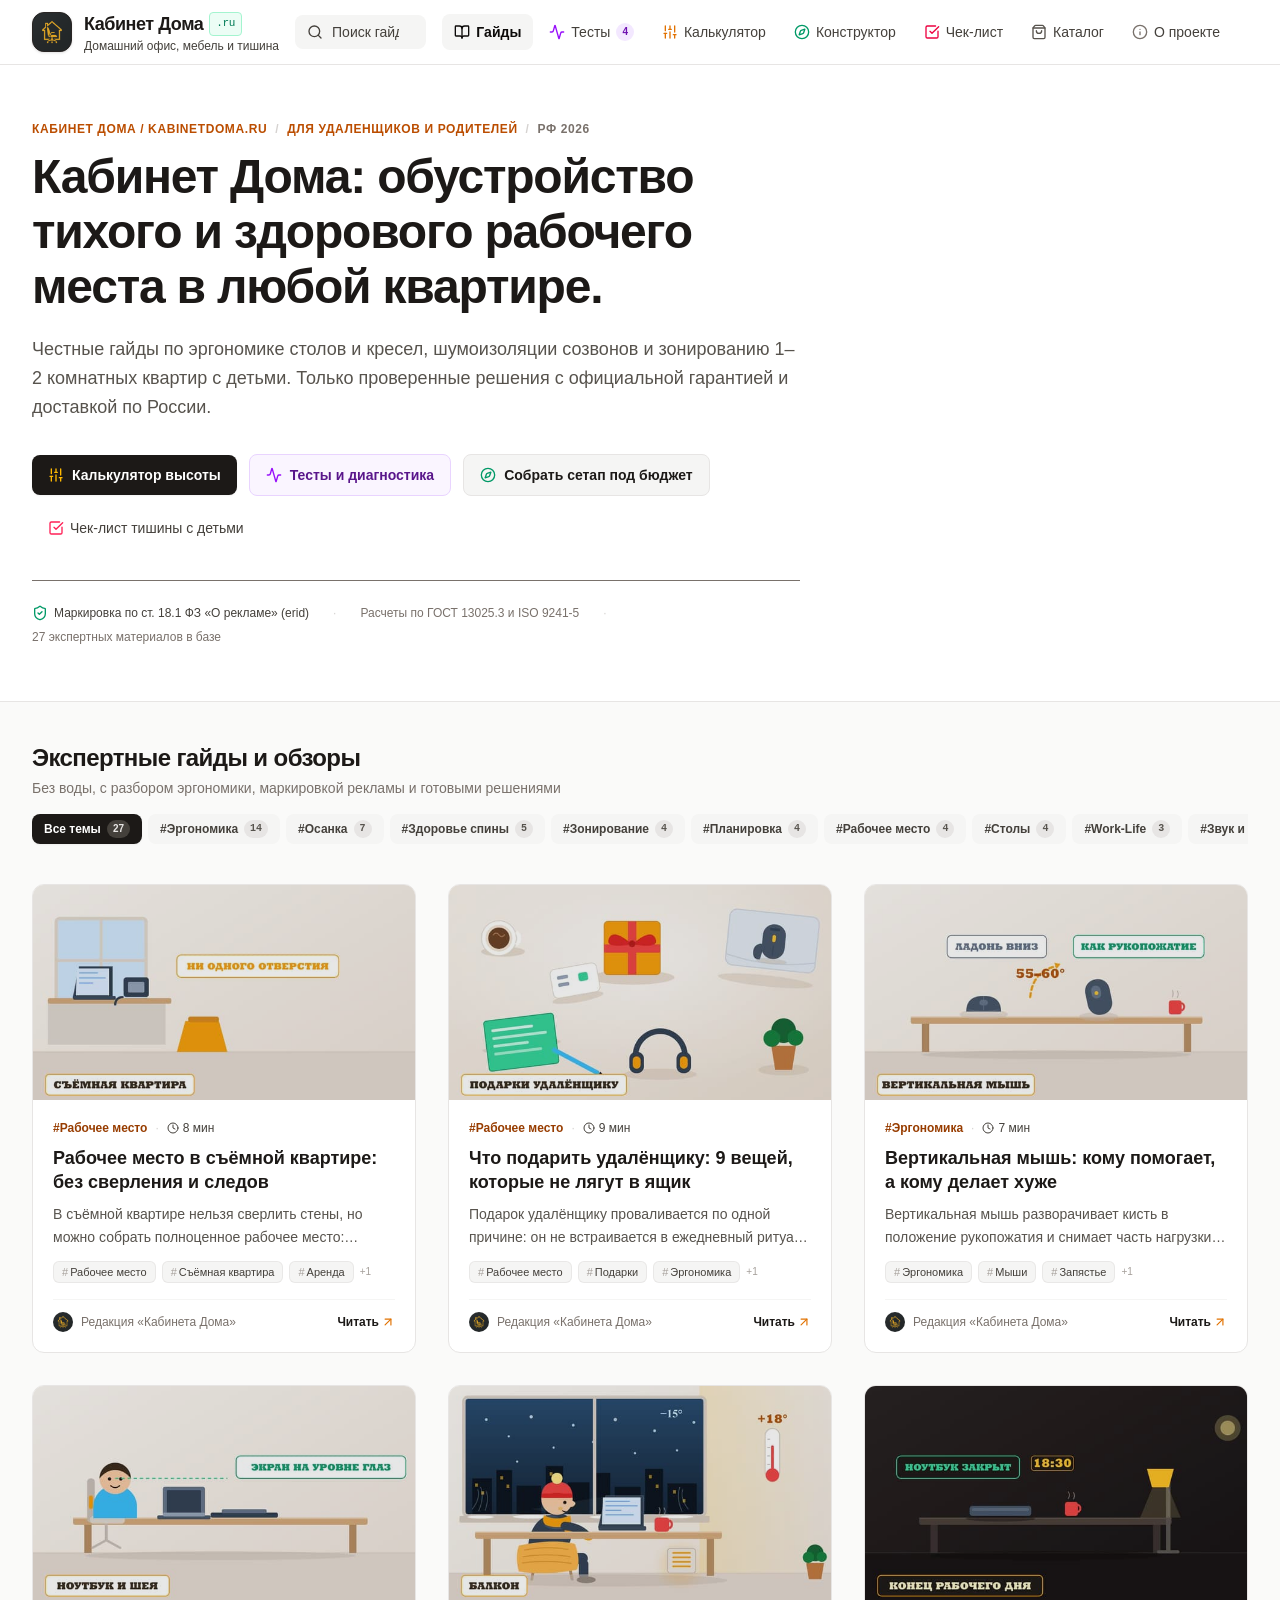
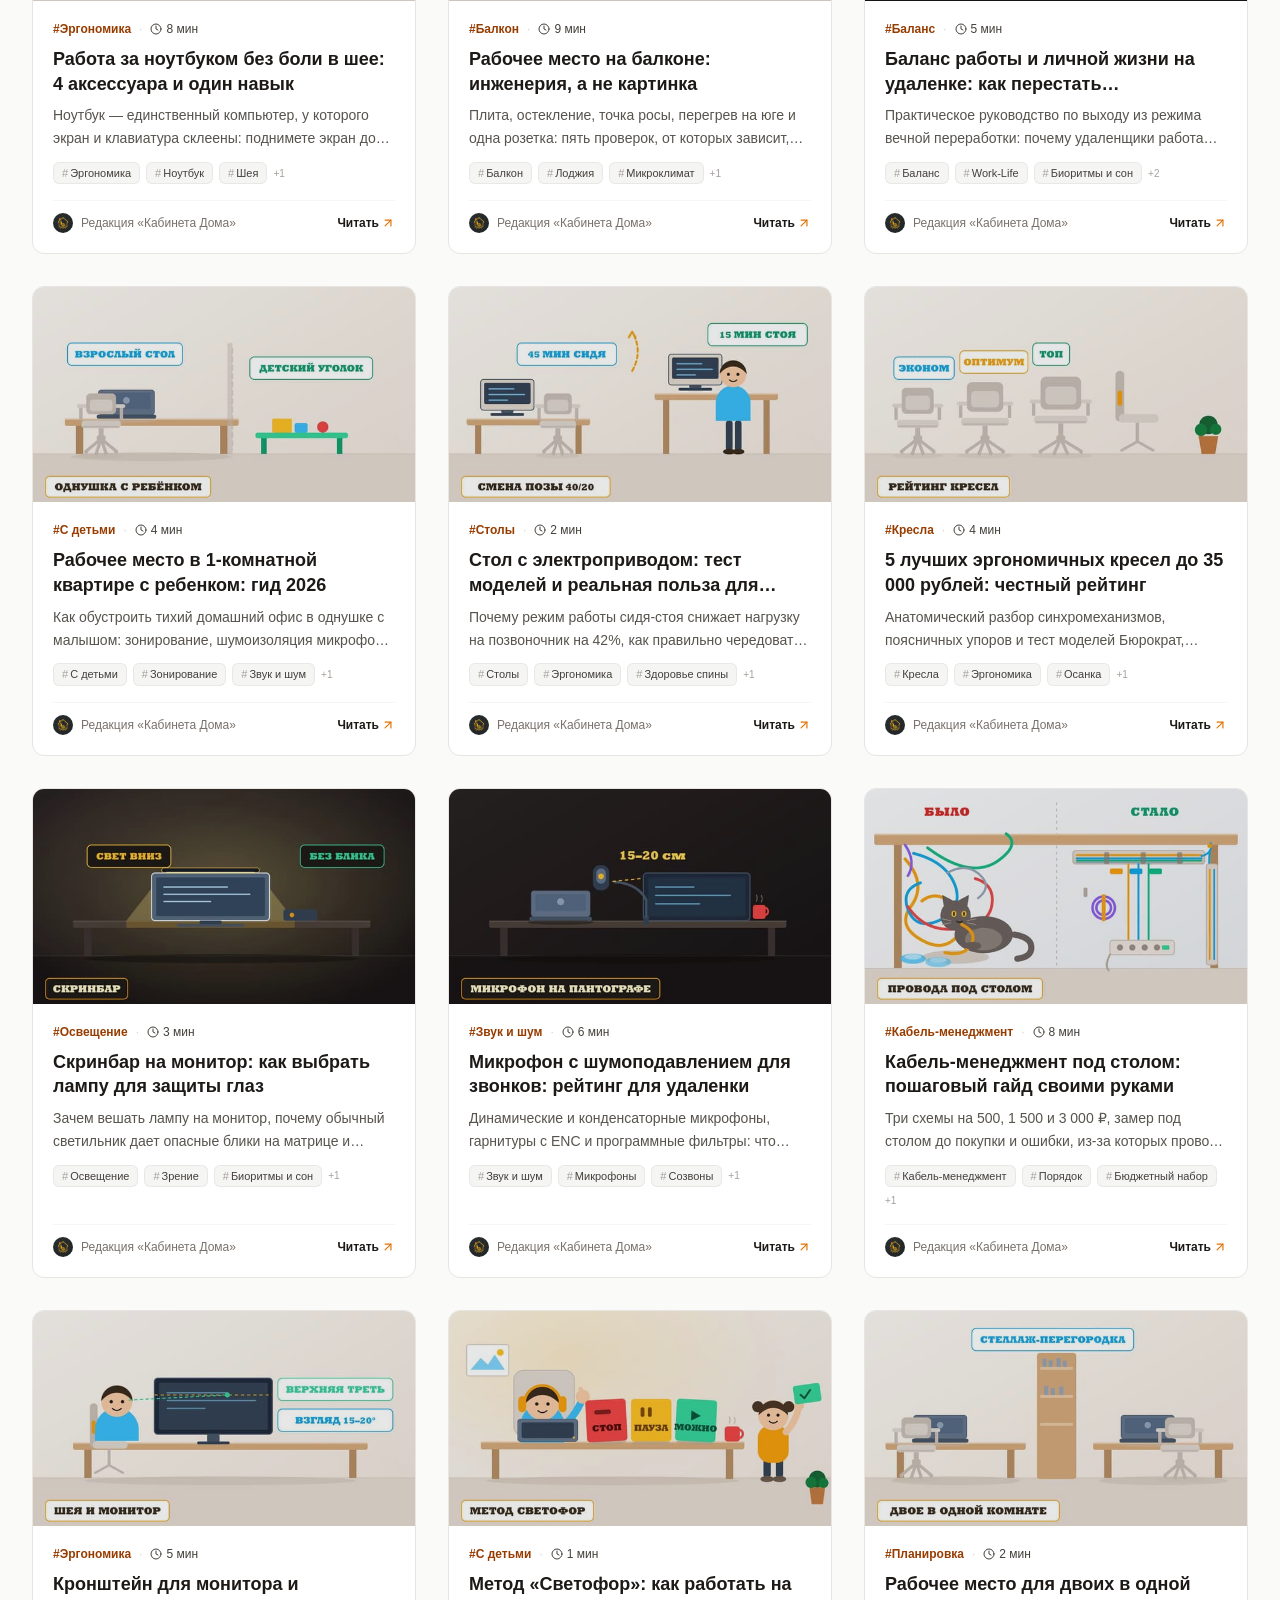
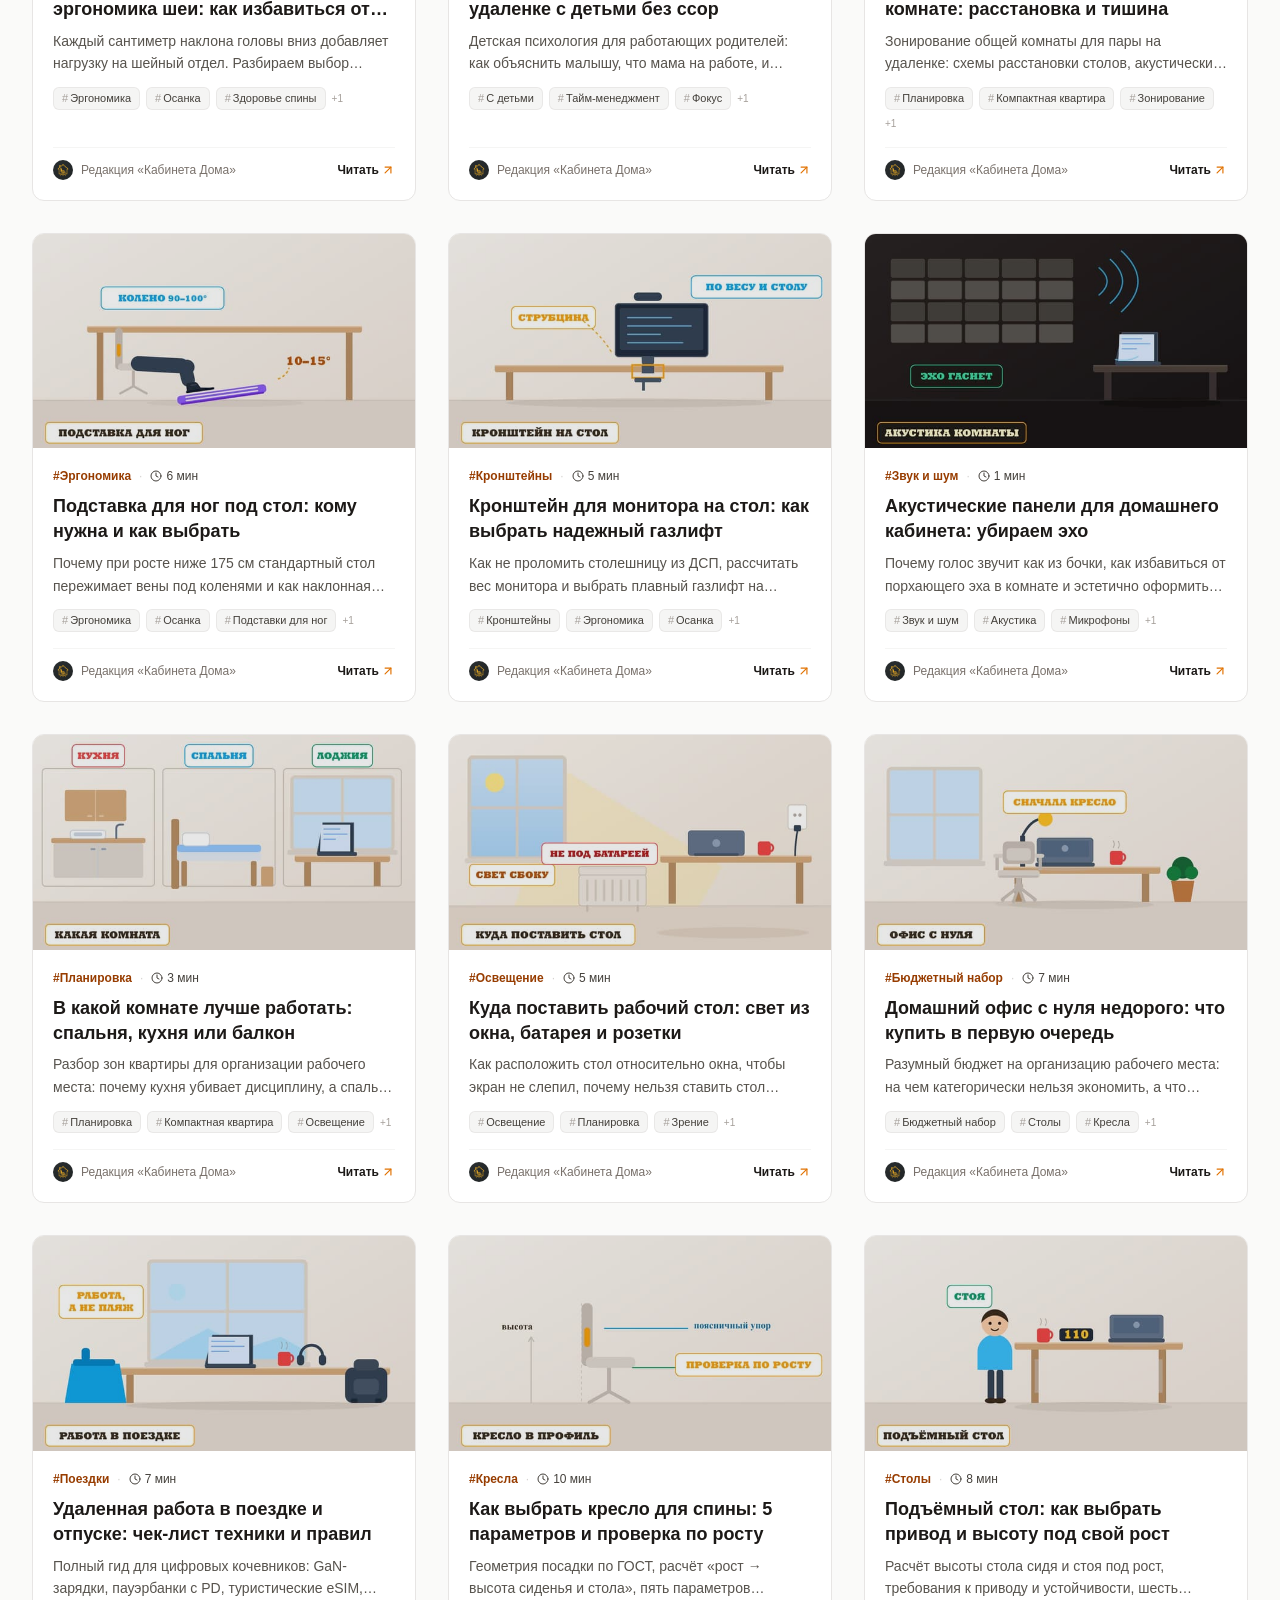
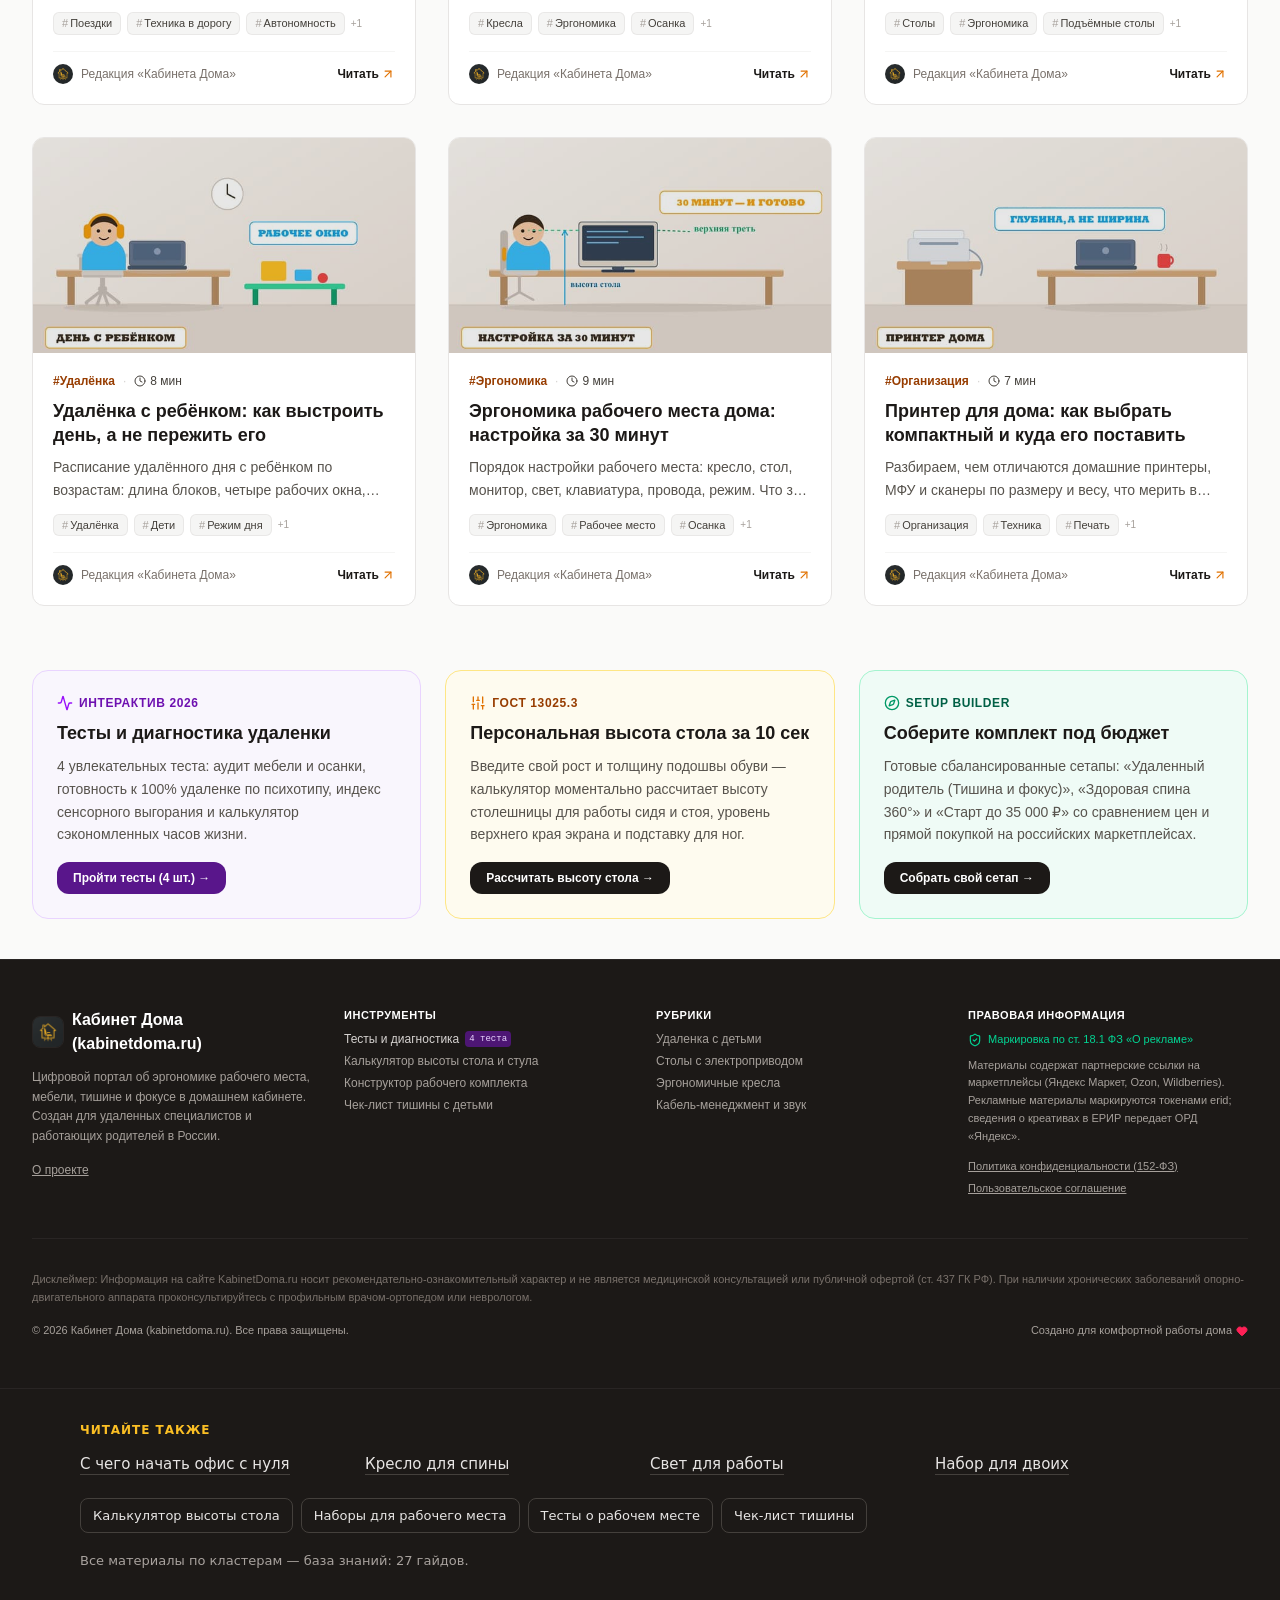
<file: builder/index.html>
<!DOCTYPE html>
<html lang="ru" class="scroll-smooth"><head>
    <meta name="mitgo-verification" content="2ab007de-ae48-4bfa-b8aa-21a9992758fb">
    <meta charset="UTF-8">
    <meta http-equiv="Content-Security-Policy" content="default-src 'self'; script-src 'self'; style-src 'self' 'unsafe-inline'; img-src 'self' data:; font-src 'self'; connect-src 'self'; object-src 'none'; base-uri 'self'; form-action 'self'; frame-src 'none'">
    <meta name="referrer" content="strict-origin-when-cross-origin">
    <meta name="viewport" content="width=device-width, initial-scale=1.0">
    <meta name="theme-color" content="#fafaf9">
    <!-- Favicon & Icons -->
    <link rel="icon" type="image/svg+xml" href="/favicon.svg">
    <link rel="icon" type="image/png" sizes="32x32" href="/favicon-32.png">
    <link rel="apple-touch-icon" sizes="180x180" href="/apple-touch-icon.png">
    
    <!-- OpenGraph / Social Cards -->
    <meta property="og:type" content="website">
    <meta property="og:site_name" content="Кабинет Дома (KabinetDoma.ru)">
    <meta property="og:locale" content="ru_RU">
    <meta name="twitter:card" content="summary_large_image">
    <!-- Robots and indexing -->
    <meta name="robots" content="index, follow">
    <!-- Fonts -->
    <!-- Yandex Webmaster Verification -->
    <meta name="yandex-verification" content="f90ccbe3e80e4f97">
    <meta name="yandex-distribution-verification" content="4z6mlgyzcx5v4d6k">

    <!-- Schema.org JSON-LD Structured Data -->
    <script type="application/ld+json">
    {
      "@context": "https://schema.org",
      "@graph": [
        {
          "@type": "WebSite",
          "@id": "https://kabinetdoma.ru/#website",
          "url": "https://kabinetdoma.ru",
          "name": "Кабинет Дома",
          "alternateName": "KabinetDoma.ru",
          "description": "Портал по эргономике рабочего места и продуктивности в домашнем кабинете",
          "inLanguage": "ru-RU"
        },
        {
          "@type": "Organization",
          "@id": "https://kabinetdoma.ru/#organization",
          "name": "Кабинет Дома Media",
          "url": "https://kabinetdoma.ru",
          "logo": "https://kabinetdoma.ru/logo.png"
        }
      ]
    }
    </script>
    <script src="/data/catalog.js"></script><script src="/data/product-links.js"></script><script type="module" crossorigin="" src="/assets/index.js"></script>
    <link rel="stylesheet" crossorigin="" href="/assets/index.css">
    <title>Наборы для организации рабочего места: комплекты под бюджет</title>
    <meta name="description" content="Пять готовых наборов под разные сценарии — от мобильного места в рюкзаке до кабинета с подъёмным столом. Состав, сумма и ссылки на маркетплейсы." />
    <link rel="canonical" href="https://kabinetdoma.ru/builder/" />
    <meta property="og:title" content="Наборы для организации рабочего места: комплекты под бюджет" />
    <meta property="og:description" content="Пять готовых наборов под разные сценарии — от мобильного места в рюкзаке до кабинета с подъёмным столом. Состав, сумма и ссылки на маркетплейсы." />
    <meta property="og:url" content="https://kabinetdoma.ru/builder/" />
    <meta property="og:image" content="https://kabinetdoma.ru/og-image.jpg" />
    <meta property="og:image:width" content="1200">
    <meta property="og:image:height" content="630">
    <meta name="twitter:title" content="Наборы для организации рабочего места: комплекты под бюджет" />
    <meta name="twitter:description" content="Пять готовых наборов под разные сценарии — от мобильного места в рюкзаке до кабинета с подъёмным столом. Состав, сумма и ссылки на маркетплейсы." />
    <meta name="twitter:image" content="https://kabinetdoma.ru/og-image.jpg" />
<!-- kd-seo -->
    <script type="application/ld+json">{"@context":"https://schema.org","@graph":[{"@type":"WebApplication","@id":"https://kabinetdoma.ru/builder/#webpage","url":"https://kabinetdoma.ru/builder/","name":"Наборы для организации рабочего места: комплекты под бюджет","description":"Пять готовых наборов под разные сценарии — от мобильного места в рюкзаке до кабинета с подъёмным столом. Состав, сумма и ссылки на маркетплейсы.","inLanguage":"ru-RU","isPartOf":{"@id":"https://kabinetdoma.ru/#website"},"breadcrumb":{"@id":"https://kabinetdoma.ru/builder/#breadcrumbs"},"applicationCategory":"HealthApplication","operatingSystem":"Any","isAccessibleForFree":true},{"@type":"BreadcrumbList","@id":"https://kabinetdoma.ru/builder/#breadcrumbs","itemListElement":[{"@type":"ListItem","position":1,"name":"Главная","item":"https://kabinetdoma.ru/"},{"@type":"ListItem","position":2,"name":"Соберите идеальное рабочее место под ваши задачи и бюджет","item":"https://kabinetdoma.ru/builder/"}]}]}</script>
    <!-- /kd-seo -->
  </head>
  <body class="bg-stone-50 text-stone-900 antialiased selection:bg-amber-100 selection:text-amber-900">
    <!-- Yandex.Distribution verification: 4z6mlgyzcx5v4d6k -->
    <span style="display:none" aria-hidden="true">4z6mlgyzcx5v4d6k</span>

    <!-- Yandex.Metrika noscript fallback -->
    <div id="root"><div class="min-h-screen flex flex-col bg-stone-50 text-stone-900 selection:bg-amber-100 selection:text-amber-900"><a href="#main" class="sr-only focus:not-sr-only focus:absolute focus:top-2 focus:left-2 focus:z-50 focus:px-4 focus:py-2 focus:bg-stone-900 focus:text-white focus:rounded-lg focus:font-semibold">Перейти к содержанию</a><header class="sticky top-0 z-40 bg-white/95 backdrop-blur-md border-b border-stone-200"><div class="max-w-7xl mx-auto px-4 sm:px-6 lg:px-8"><div class="flex items-center justify-between h-16 gap-4"><a href="/" class="flex items-center gap-3 cursor-pointer group select-none flex-shrink-0 no-underline"><div class="w-10 h-10 rounded-xl overflow-hidden bg-stone-900 border border-stone-800 shadow-sm flex items-center justify-center flex-shrink-0 group-hover:scale-105 transition-transform"><img sizes="48px" srcset="/logo-64.png 64w, /logo-128.png 128w, /logo.png 512w" loading="lazy" alt="Кабинет Дома" class="w-full h-full object-cover" width="512" height="512" src="/logo.png"></div><div><div class="font-bold text-lg tracking-tight text-stone-900 group-hover:text-amber-700 transition-colors flex items-center gap-1.5">Кабинет Дома<span class="text-[11px] font-mono font-medium text-emerald-700 bg-emerald-50 px-1.5 py-0.5 rounded border border-emerald-200">.ru</span></div><p class="text-xs text-stone-700 hidden sm:block">Домашний офис, мебель и тишина</p></div></a><div class="hidden md:flex items-center relative flex-1 max-w-xs lg:max-w-sm"><svg xmlns="http://www.w3.org/2000/svg" width="24" height="24" viewBox="0 0 24 24" fill="none" stroke="currentColor" stroke-width="2" stroke-linecap="round" stroke-linejoin="round" class="lucide lucide-search w-4 h-4 text-stone-700 absolute left-3 pointer-events-none" aria-hidden="true"><path d="m21 21-4.34-4.34"></path><circle cx="11" cy="11" r="8"></circle></svg><input placeholder="Поиск гайдов, столов, кресел..." aria-label="Поиск по статьям" class="w-full pl-9 pr-3 py-1.5 text-sm bg-stone-100 hover:bg-stone-150 focus:bg-white border border-transparent focus:border-amber-400 rounded-lg outline-none transition-all placeholder:text-stone-700" type="search" value=""></div><nav class="hidden lg:flex items-center gap-1 text-sm font-medium text-stone-700"><button class="px-3 py-2 rounded-lg transition-colors flex items-center gap-1.5 hover:text-stone-900 hover:bg-stone-50"><svg xmlns="http://www.w3.org/2000/svg" width="24" height="24" viewBox="0 0 24 24" fill="none" stroke="currentColor" stroke-width="2" stroke-linecap="round" stroke-linejoin="round" class="lucide lucide-book-open w-4 h-4" aria-hidden="true"><path d="M12 7v14"></path><path d="M3 18a1 1 0 0 1-1-1V4a1 1 0 0 1 1-1h5a4 4 0 0 1 4 4 4 4 0 0 1 4-4h5a1 1 0 0 1 1 1v13a1 1 0 0 1-1 1h-6a3 3 0 0 0-3 3 3 3 0 0 0-3-3z"></path></svg>Гайды</button><button class="px-3 py-2 rounded-lg transition-colors flex items-center gap-1.5 hover:text-stone-900 hover:bg-stone-50"><svg xmlns="http://www.w3.org/2000/svg" width="24" height="24" viewBox="0 0 24 24" fill="none" stroke="currentColor" stroke-width="2" stroke-linecap="round" stroke-linejoin="round" class="lucide lucide-activity w-4 h-4 text-purple-600" aria-hidden="true"><path d="M22 12h-2.48a2 2 0 0 0-1.93 1.46l-2.35 8.36a.25.25 0 0 1-.48 0L9.24 2.18a.25.25 0 0 0-.48 0l-2.35 8.36A2 2 0 0 1 4.49 12H2"></path></svg><span>Тесты</span><span class="text-[10px] font-bold px-1.5 py-0.5 bg-purple-100 text-purple-800 rounded-full">4</span></button><button class="px-3 py-2 rounded-lg transition-colors flex items-center gap-1.5 hover:text-stone-900 hover:bg-stone-50"><svg xmlns="http://www.w3.org/2000/svg" width="24" height="24" viewBox="0 0 24 24" fill="none" stroke="currentColor" stroke-width="2" stroke-linecap="round" stroke-linejoin="round" class="lucide lucide-sliders-vertical w-4 h-4 text-amber-600" aria-hidden="true"><path d="M10 8h4"></path><path d="M12 21v-9"></path><path d="M12 8V3"></path><path d="M17 16h4"></path><path d="M19 12V3"></path><path d="M19 21v-5"></path><path d="M3 14h4"></path><path d="M5 10V3"></path><path d="M5 21v-7"></path></svg>Калькулятор</button><button class="px-3 py-2 rounded-lg transition-colors flex items-center gap-1.5 text-stone-950 bg-stone-100 font-semibold"><svg xmlns="http://www.w3.org/2000/svg" width="24" height="24" viewBox="0 0 24 24" fill="none" stroke="currentColor" stroke-width="2" stroke-linecap="round" stroke-linejoin="round" class="lucide lucide-compass w-4 h-4 text-emerald-600" aria-hidden="true"><path d="m16.24 7.76-1.804 5.411a2 2 0 0 1-1.265 1.265L7.76 16.24l1.804-5.411a2 2 0 0 1 1.265-1.265z"></path><circle cx="12" cy="12" r="10"></circle></svg>Конструктор</button><button class="px-3 py-2 rounded-lg transition-colors flex items-center gap-1.5 hover:text-stone-900 hover:bg-stone-50"><svg xmlns="http://www.w3.org/2000/svg" width="24" height="24" viewBox="0 0 24 24" fill="none" stroke="currentColor" stroke-width="2" stroke-linecap="round" stroke-linejoin="round" class="lucide lucide-square-check-big w-4 h-4 text-rose-600" aria-hidden="true"><path d="M21 10.656V19a2 2 0 0 1-2 2H5a2 2 0 0 1-2-2V5a2 2 0 0 1 2-2h12.344"></path><path d="m9 11 3 3L22 4"></path></svg>Чек-лист</button><button class="px-3 py-2 rounded-lg transition-colors flex items-center gap-1.5 hover:text-stone-900 hover:bg-stone-50"><svg xmlns="http://www.w3.org/2000/svg" width="24" height="24" viewBox="0 0 24 24" fill="none" stroke="currentColor" stroke-width="2" stroke-linecap="round" stroke-linejoin="round" class="lucide lucide-shopping-bag w-4 h-4 text-stone-600" aria-hidden="true"><path d="M16 10a4 4 0 0 1-8 0"></path><path d="M3.103 6.034h17.794"></path><path d="M3.4 5.467a2 2 0 0 0-.4 1.2V20a2 2 0 0 0 2 2h14a2 2 0 0 0 2-2V6.667a2 2 0 0 0-.4-1.2l-2-2.667A2 2 0 0 0 17 2H7a2 2 0 0 0-1.6.8z"></path></svg>Каталог</button><button class="px-3 py-2 rounded-lg transition-colors flex items-center gap-1.5 hover:text-stone-900 hover:bg-stone-50"><svg xmlns="http://www.w3.org/2000/svg" width="24" height="24" viewBox="0 0 24 24" fill="none" stroke="currentColor" stroke-width="2" stroke-linecap="round" stroke-linejoin="round" class="lucide lucide-info w-4 h-4 text-stone-500" aria-hidden="true"><circle cx="12" cy="12" r="10"></circle><path d="M12 16v-4"></path><path d="M12 8h.01"></path></svg>О проекте</button></nav><div class="flex items-center gap-2"><button class="lg:hidden p-2 rounded-lg text-stone-600 hover:bg-stone-100 transition-colors" aria-label="Меню навигации"><svg xmlns="http://www.w3.org/2000/svg" width="24" height="24" viewBox="0 0 24 24" fill="none" stroke="currentColor" stroke-width="2" stroke-linecap="round" stroke-linejoin="round" class="lucide lucide-menu w-5 h-5" aria-hidden="true"><path d="M4 5h16"></path><path d="M4 12h16"></path><path d="M4 19h16"></path></svg></button></div></div></div></header><main id="main" class="flex-1"><div class="max-w-7xl mx-auto px-4 sm:px-6 lg:px-8 py-10"><div class="max-w-3xl mb-10"><div class="text-xs uppercase tracking-wider font-semibold text-emerald-800 mb-2 flex items-center gap-1.5"><svg xmlns="http://www.w3.org/2000/svg" width="24" height="24" viewBox="0 0 24 24" fill="none" stroke="currentColor" stroke-width="2" stroke-linecap="round" stroke-linejoin="round" class="lucide lucide-compass w-3.5 h-3.5" aria-hidden="true"><path d="m16.24 7.76-1.804 5.411a2 2 0 0 1-1.265 1.265L7.76 16.24l1.804-5.411a2 2 0 0 1 1.265-1.265z"></path><circle cx="12" cy="12" r="10"></circle></svg>Конструктор сетапа &amp; калькулятор бюджета</div><h1 class="text-2xl sm:text-3xl md:text-4xl font-extrabold text-stone-900 tracking-tight mb-3">Соберите идеальное рабочее место под ваши задачи и бюджет</h1><p class="text-sm sm:text-base text-stone-600 leading-relaxed">Выберите готовый сбалансированный шаблон или настройте каждый элемент вручную. Все позиции проверены на совместимость, наличие на российских маркетплейсах и честную цену.</p></div><div class="grid grid-cols-1 md:grid-cols-3 gap-4 mb-10"><div class="p-5 rounded-2xl border transition-all cursor-pointer flex flex-col justify-between bg-stone-900 text-white border-stone-900 shadow-md ring-2 ring-stone-900 ring-offset-2"><div><div class="flex items-center justify-between gap-2 mb-2"><span class="text-[11px] font-semibold uppercase tracking-wider text-amber-400">Специалисты с детьми в 1-2 комнатной квартире</span><span class="w-5 h-5 rounded-full bg-amber-400 text-stone-950 flex items-center justify-center"><svg xmlns="http://www.w3.org/2000/svg" width="24" height="24" viewBox="0 0 24 24" fill="none" stroke="currentColor" stroke-width="2" stroke-linecap="round" stroke-linejoin="round" class="lucide lucide-check w-3 h-3 stroke-[3]" aria-hidden="true"><path d="M20 6 9 17l-5-5"></path></svg></span></div><h3 class="font-bold text-base sm:text-lg mb-2">Удаленный родитель (Тишина и фокус)</h3><p class="text-xs leading-relaxed mb-4 text-stone-300">Комплект с упором на отсечение детских криков микрофоном, эргономичное кресло и скринбар для работы ранним утром или поздним вечером.</p></div><div class="pt-3 border-t text-xs font-medium flex items-center justify-between border-stone-800 text-stone-400"><span>4 предметов</span><span class="font-bold font-mono text-sm text-amber-400">~53&nbsp;980 ₽</span></div></div><div class="p-5 rounded-2xl border transition-all cursor-pointer flex flex-col justify-between bg-white text-stone-900 border-stone-200 hover:border-stone-300"><div><div class="flex items-center justify-between gap-2 mb-2"><span class="text-[11px] font-semibold uppercase tracking-wider text-stone-500">Разработчики, аналитики и дизайнеры (8+ часов у экрана)</span></div><h3 class="font-bold text-base sm:text-lg mb-2">Здоровая спина 360° (Sit-Stand Pro)</h3><p class="text-xs leading-relaxed mb-4 text-stone-600">Двухмоторный подъемный стол, адаптивное ортопедическое кресло и газлифт-кронштейн для экрана. Идеальная профилактика грыж.</p></div><div class="pt-3 border-t text-xs font-medium flex items-center justify-between border-stone-150 text-stone-500"><span>4 предметов</span><span class="font-bold font-mono text-sm text-stone-900">~81&nbsp;580 ₽</span></div></div><div class="p-5 rounded-2xl border transition-all cursor-pointer flex flex-col justify-between bg-white text-stone-900 border-stone-200 hover:border-stone-300"><div><div class="flex items-center justify-between gap-2 mb-2"><span class="text-[11px] font-semibold uppercase tracking-wider text-stone-500">Быстрый апгрейд базового рабочего стола с минимальными вложениями</span></div><h3 class="font-bold text-base sm:text-lg mb-2">Умный старт до 35 000 ₽</h3><p class="text-xs leading-relaxed mb-4 text-stone-600">Надежное российское кресло с 10-летней гарантией, свет без бликов на экран и наведение идеального порядка под ногами.</p></div><div class="pt-3 border-t text-xs font-medium flex items-center justify-between border-stone-150 text-stone-500"><span>4 предметов</span><span class="font-bold font-mono text-sm text-stone-900">~34&nbsp;330 ₽</span></div></div></div><div class="grid grid-cols-1 lg:grid-cols-12 gap-8 items-start"><div class="lg:col-span-7 space-y-4"><div class="flex items-center justify-between pb-2 border-b border-stone-200"><h3 class="font-bold text-base text-stone-900 flex items-center gap-2"><svg xmlns="http://www.w3.org/2000/svg" width="24" height="24" viewBox="0 0 24 24" fill="none" stroke="currentColor" stroke-width="2" stroke-linecap="round" stroke-linejoin="round" class="lucide lucide-shopping-bag w-4 h-4 text-emerald-600" aria-hidden="true"><path d="M16 10a4 4 0 0 1-8 0"></path><path d="M3.103 6.034h17.794"></path><path d="M3.4 5.467a2 2 0 0 0-.4 1.2V20a2 2 0 0 0 2 2h14a2 2 0 0 0 2-2V6.667a2 2 0 0 0-.4-1.2l-2-2.667A2 2 0 0 0 17 2H7a2 2 0 0 0-1.6.8z"></path></svg>Элементы в вашем наборе (4)</h3><span class="text-xs text-stone-500">Вы можете удалять или добавлять компоненты</span></div><div class="space-y-3"><div class="p-4 bg-white rounded-xl border border-stone-200 hover:border-stone-300 transition-all flex flex-col sm:flex-row items-start sm:items-center justify-between gap-4 shadow-xs"><div class="flex items-center gap-3.5 flex-1 min-w-0"><img fetchpriority="high" alt="Metta Samurai S-3.05 (Сетка)" class="w-14 h-14 object-cover rounded-lg bg-stone-50 border border-stone-200 flex-shrink-0" width="800" height="450" src="/images/workspace-hero.svg"><div class="min-w-0"><div class="font-bold text-sm text-stone-900 truncate">Metta Samurai S-3.05 (Сетка)</div><div class="text-xs text-stone-500 line-clamp-1">Сетчатое эргономичное кресло с раздельной синхромеханикой и поддержкой поясницы</div><div class="text-[10px] text-stone-700 font-mono mt-0.5">erid: MvGzQC9JbZnS6fV7C3sRthyi · ООО «Яндекс Маркет», ИНН 9704254424</div></div></div><div class="flex items-center justify-between sm:justify-end gap-3 w-full sm:w-auto flex-shrink-0 pt-2 sm:pt-0 border-t sm:border-t-0 border-stone-100"><div class="text-right"><div class="flex items-center gap-2 justify-end pt-0.5"><a href="https://market.yandex.ru/cc/Bb9kVt?erid=MvGzQC9JbZnS6fV7C3sRthyi" target="_blank" rel="noopener noreferrer sponsored" class="text-[11px] font-semibold text-stone-900 hover:text-stone-700 inline-flex items-center gap-0.5">Купить на Яндекс Маркете<svg xmlns="http://www.w3.org/2000/svg" width="24" height="24" viewBox="0 0 24 24" fill="none" stroke="currentColor" stroke-width="2" stroke-linecap="round" stroke-linejoin="round" class="lucide lucide-external-link w-3 h-3 text-amber-400" aria-hidden="true"><path d="M15 3h6v6"></path><path d="M10 14 21 3"></path><path d="M18 13v6a2 2 0 0 1-2 2H5a2 2 0 0 1-2-2V8a2 2 0 0 1 2-2h6"></path></svg></a></div></div><button title="Убрать из набора" class="p-1.5 text-stone-400 hover:text-rose-600 rounded-lg hover:bg-rose-50 transition-colors"><svg xmlns="http://www.w3.org/2000/svg" width="24" height="24" viewBox="0 0 24 24" fill="none" stroke="currentColor" stroke-width="2" stroke-linecap="round" stroke-linejoin="round" class="lucide lucide-trash2 lucide-trash-2 w-4 h-4" aria-hidden="true"><path d="M10 11v6"></path><path d="M14 11v6"></path><path d="M19 6v14a2 2 0 0 1-2 2H7a2 2 0 0 1-2-2V6"></path><path d="M3 6h18"></path><path d="M8 6V4a2 2 0 0 1 2-2h4a2 2 0 0 1 2 2v2"></path></svg></button></div></div><div class="p-4 bg-white rounded-xl border border-stone-200 hover:border-stone-300 transition-all flex flex-col sm:flex-row items-start sm:items-center justify-between gap-4 shadow-xs"><div class="flex items-center gap-3.5 flex-1 min-w-0"><img loading="lazy" alt="Xiaomi Mi Computer Monitor Light Bar (1S)" class="w-14 h-14 object-cover rounded-lg bg-stone-50 border border-stone-200 flex-shrink-0" width="800" height="450" src="/images/screenbar-light.svg"><div class="min-w-0"><div class="font-bold text-sm text-stone-900 truncate">Xiaomi Mi Computer Monitor Light Bar (1S)</div><div class="text-xs text-stone-500 line-clamp-1">Асимметричный скринбар на монитор с беспроводным пультом управления</div><div class="text-[10px] text-stone-700 font-mono mt-0.5">erid: 5jtCeReNx12oak2szCdoLzB · ООО «Яндекс Маркет», ИНН 9704254424</div></div></div><div class="flex items-center justify-between sm:justify-end gap-3 w-full sm:w-auto flex-shrink-0 pt-2 sm:pt-0 border-t sm:border-t-0 border-stone-100"><div class="text-right"><div class="flex items-center gap-2 justify-end pt-0.5"><a href="https://market.yandex.ru/cc/BSsnwv?erid=5jtCeReNx12oak2szCdoLzB" target="_blank" rel="noopener noreferrer sponsored" class="text-[11px] font-semibold text-stone-900 hover:text-stone-700 inline-flex items-center gap-0.5">Купить на Яндекс Маркете<svg xmlns="http://www.w3.org/2000/svg" width="24" height="24" viewBox="0 0 24 24" fill="none" stroke="currentColor" stroke-width="2" stroke-linecap="round" stroke-linejoin="round" class="lucide lucide-external-link w-3 h-3 text-amber-400" aria-hidden="true"><path d="M15 3h6v6"></path><path d="M10 14 21 3"></path><path d="M18 13v6a2 2 0 0 1-2 2H5a2 2 0 0 1-2-2V8a2 2 0 0 1 2-2h6"></path></svg></a></div></div><button title="Убрать из набора" class="p-1.5 text-stone-400 hover:text-rose-600 rounded-lg hover:bg-rose-50 transition-colors"><svg xmlns="http://www.w3.org/2000/svg" width="24" height="24" viewBox="0 0 24 24" fill="none" stroke="currentColor" stroke-width="2" stroke-linecap="round" stroke-linejoin="round" class="lucide lucide-trash2 lucide-trash-2 w-4 h-4" aria-hidden="true"><path d="M10 11v6"></path><path d="M14 11v6"></path><path d="M19 6v14a2 2 0 0 1-2 2H7a2 2 0 0 1-2-2V6"></path><path d="M3 6h18"></path><path d="M8 6V4a2 2 0 0 1 2-2h4a2 2 0 0 1 2 2v2"></path></svg></button></div></div><div class="p-4 bg-white rounded-xl border border-stone-200 hover:border-stone-300 transition-all flex flex-col sm:flex-row items-start sm:items-center justify-between gap-4 shadow-xs"><div class="flex items-center gap-3.5 flex-1 min-w-0"><img loading="lazy" alt="Jabra Evolve2 65 Flex (ENC микрофон)" class="w-14 h-14 object-cover rounded-lg bg-stone-50 border border-stone-200 flex-shrink-0" width="800" height="450" src="/images/audio-microphones.svg"><div class="min-w-0"><div class="font-bold text-sm text-stone-900 truncate">Jabra Evolve2 65 Flex (ENC микрофон)</div><div class="text-xs text-stone-500 line-clamp-1">Беспроводная бизнес-гарнитура со складной штангой и шумоподавлением микрофона уровня студии</div><div class="text-[10px] text-stone-700 font-mono mt-0.5">erid: 5jtCeReNx12oak2szCdoMHu · ООО «Яндекс Маркет», ИНН 9704254424</div></div></div><div class="flex items-center justify-between sm:justify-end gap-3 w-full sm:w-auto flex-shrink-0 pt-2 sm:pt-0 border-t sm:border-t-0 border-stone-100"><div class="text-right"><div class="flex items-center gap-2 justify-end pt-0.5"><a href="https://market.yandex.ru/cc/BSsrnQ?erid=5jtCeReNx12oak2szCdoMHu" target="_blank" rel="noopener noreferrer sponsored" class="text-[11px] font-semibold text-stone-900 hover:text-stone-700 inline-flex items-center gap-0.5">Купить на Яндекс Маркете<svg xmlns="http://www.w3.org/2000/svg" width="24" height="24" viewBox="0 0 24 24" fill="none" stroke="currentColor" stroke-width="2" stroke-linecap="round" stroke-linejoin="round" class="lucide lucide-external-link w-3 h-3 text-amber-400" aria-hidden="true"><path d="M15 3h6v6"></path><path d="M10 14 21 3"></path><path d="M18 13v6a2 2 0 0 1-2 2H5a2 2 0 0 1-2-2V8a2 2 0 0 1 2-2h6"></path></svg></a></div></div><button title="Убрать из набора" class="p-1.5 text-stone-400 hover:text-rose-600 rounded-lg hover:bg-rose-50 transition-colors"><svg xmlns="http://www.w3.org/2000/svg" width="24" height="24" viewBox="0 0 24 24" fill="none" stroke="currentColor" stroke-width="2" stroke-linecap="round" stroke-linejoin="round" class="lucide lucide-trash2 lucide-trash-2 w-4 h-4" aria-hidden="true"><path d="M10 11v6"></path><path d="M14 11v6"></path><path d="M19 6v14a2 2 0 0 1-2 2H7a2 2 0 0 1-2-2V6"></path><path d="M3 6h18"></path><path d="M8 6V4a2 2 0 0 1 2-2h4a2 2 0 0 1 2 2v2"></path></svg></button></div></div><div class="p-4 bg-white rounded-xl border border-stone-200 hover:border-stone-300 transition-all flex flex-col sm:flex-row items-start sm:items-center justify-between gap-4 shadow-xs"><div class="flex items-center gap-3.5 flex-1 min-w-0"><img loading="lazy" alt="Подвесной лоток кабель-менеджмента под стол" class="w-14 h-14 object-cover rounded-lg bg-stone-50 border border-stone-200 flex-shrink-0" width="800" height="450" src="/images/cable-management.svg"><div class="min-w-0"><div class="font-bold text-sm text-stone-900 truncate">Подвесной лоток кабель-менеджмента под стол</div><div class="text-xs text-stone-500 line-clamp-1">Металлический корзинный лоток на струбцинах (без сверления столешницы)</div><div class="text-[10px] text-stone-700 font-mono mt-0.5">erid: 5jtCeReNx12oak2szCdoMXE · ООО «Яндекс Маркет», ИНН 9704254424</div></div></div><div class="flex items-center justify-between sm:justify-end gap-3 w-full sm:w-auto flex-shrink-0 pt-2 sm:pt-0 border-t sm:border-t-0 border-stone-100"><div class="text-right"><div class="flex items-center gap-2 justify-end pt-0.5"><a href="https://market.yandex.ru/cc/BSsuNC?erid=5jtCeReNx12oak2szCdoMXE" target="_blank" rel="noopener noreferrer sponsored" class="text-[11px] font-semibold text-stone-900 hover:text-stone-700 inline-flex items-center gap-0.5">Купить на Яндекс Маркете<svg xmlns="http://www.w3.org/2000/svg" width="24" height="24" viewBox="0 0 24 24" fill="none" stroke="currentColor" stroke-width="2" stroke-linecap="round" stroke-linejoin="round" class="lucide lucide-external-link w-3 h-3 text-amber-400" aria-hidden="true"><path d="M15 3h6v6"></path><path d="M10 14 21 3"></path><path d="M18 13v6a2 2 0 0 1-2 2H5a2 2 0 0 1-2-2V8a2 2 0 0 1 2-2h6"></path></svg></a></div></div><button title="Убрать из набора" class="p-1.5 text-stone-400 hover:text-rose-600 rounded-lg hover:bg-rose-50 transition-colors"><svg xmlns="http://www.w3.org/2000/svg" width="24" height="24" viewBox="0 0 24 24" fill="none" stroke="currentColor" stroke-width="2" stroke-linecap="round" stroke-linejoin="round" class="lucide lucide-trash2 lucide-trash-2 w-4 h-4" aria-hidden="true"><path d="M10 11v6"></path><path d="M14 11v6"></path><path d="M19 6v14a2 2 0 0 1-2 2H7a2 2 0 0 1-2-2V6"></path><path d="M3 6h18"></path><path d="M8 6V4a2 2 0 0 1 2-2h4a2 2 0 0 1 2 2v2"></path></svg></button></div></div></div><div class="pt-6"><h4 class="text-xs uppercase font-bold text-stone-500 tracking-wider mb-3">Рекомендуем добавить в комплект:</h4><div class="grid grid-cols-1 sm:grid-cols-2 gap-3"><div class="p-3 bg-stone-50 rounded-xl border border-stone-200 flex items-center justify-between gap-2"><div class="min-w-0"><div class="font-bold text-xs text-stone-900 truncate">Ergostol Terra (электрорегулировка)</div><div class="text-xs text-stone-500 font-mono">+60&nbsp;780 ₽</div></div><button class="p-1.5 rounded-lg bg-stone-200 hover:bg-stone-300 text-stone-800 transition-colors flex-shrink-0" title="Добавить в сетап"><svg xmlns="http://www.w3.org/2000/svg" width="24" height="24" viewBox="0 0 24 24" fill="none" stroke="currentColor" stroke-width="2" stroke-linecap="round" stroke-linejoin="round" class="lucide lucide-plus w-4 h-4" aria-hidden="true"><path d="M5 12h14"></path><path d="M12 5v14"></path></svg></button></div><div class="p-3 bg-stone-50 rounded-xl border border-stone-200 flex items-center justify-between gap-2"><div class="min-w-0"><div class="font-bold text-xs text-stone-900 truncate">Hbada E3 Pro 4.0 E301WPH</div><div class="text-xs text-stone-500 font-mono">+58&nbsp;493 ₽</div></div><button class="p-1.5 rounded-lg bg-stone-200 hover:bg-stone-300 text-stone-800 transition-colors flex-shrink-0" title="Добавить в сетап"><svg xmlns="http://www.w3.org/2000/svg" width="24" height="24" viewBox="0 0 24 24" fill="none" stroke="currentColor" stroke-width="2" stroke-linecap="round" stroke-linejoin="round" class="lucide lucide-plus w-4 h-4" aria-hidden="true"><path d="M5 12h14"></path><path d="M12 5v14"></path></svg></button></div><div class="p-3 bg-stone-50 rounded-xl border border-stone-200 flex items-center justify-between gap-2"><div class="min-w-0"><div class="font-bold text-xs text-stone-900 truncate">Hbada P2 Pro+ E216BVD (с подставкой для ног)</div><div class="text-xs text-stone-500 font-mono">+31&nbsp;224 ₽</div></div><button class="p-1.5 rounded-lg bg-stone-200 hover:bg-stone-300 text-stone-800 transition-colors flex-shrink-0" title="Добавить в сетап"><svg xmlns="http://www.w3.org/2000/svg" width="24" height="24" viewBox="0 0 24 24" fill="none" stroke="currentColor" stroke-width="2" stroke-linecap="round" stroke-linejoin="round" class="lucide lucide-plus w-4 h-4" aria-hidden="true"><path d="M5 12h14"></path><path d="M12 5v14"></path></svg></button></div><div class="p-3 bg-stone-50 rounded-xl border border-stone-200 flex items-center justify-between gap-2"><div class="min-w-0"><div class="font-bold text-xs text-stone-900 truncate">Бестеневая лампа на монитор Friendme (двойной свет)</div><div class="text-xs text-stone-500 font-mono">+3&nbsp;010 ₽</div></div><button class="p-1.5 rounded-lg bg-stone-200 hover:bg-stone-300 text-stone-800 transition-colors flex-shrink-0" title="Добавить в сетап"><svg xmlns="http://www.w3.org/2000/svg" width="24" height="24" viewBox="0 0 24 24" fill="none" stroke="currentColor" stroke-width="2" stroke-linecap="round" stroke-linejoin="round" class="lucide lucide-plus w-4 h-4" aria-hidden="true"><path d="M5 12h14"></path><path d="M12 5v14"></path></svg></button></div></div></div></div><div class="lg:col-span-5 sticky top-24"><div class="bg-white p-6 rounded-2xl border border-stone-200 shadow-xs space-y-6"><div><div class="text-xs text-stone-500 uppercase tracking-wider font-semibold mb-1">Итоговый бюджет комплекта</div><div class="text-3xl sm:text-4xl font-black text-stone-900 font-mono">64&nbsp;932 <span class="text-lg font-sans font-normal text-stone-500">₽</span></div></div><div class="p-3.5 bg-emerald-50 border border-emerald-200 rounded-xl text-xs text-emerald-950 flex items-start gap-2"><svg xmlns="http://www.w3.org/2000/svg" width="24" height="24" viewBox="0 0 24 24" fill="none" stroke="currentColor" stroke-width="2" stroke-linecap="round" stroke-linejoin="round" class="lucide lucide-circle-check w-4 h-4 text-emerald-600 flex-shrink-0 mt-0.5" aria-hidden="true"><circle cx="12" cy="12" r="10"></circle><path d="m9 12 2 2 4-4"></path></svg><div><span class="font-bold">Главная ценность набора: </span>Коллеги не слышат плача и мультиков, спина не затекает, ребенок видит индикатор звонка</div></div><div class="space-y-3"><button class="w-full py-3 px-4 rounded-xl text-sm font-semibold bg-stone-900 hover:bg-stone-800 text-white transition-all shadow-xs flex items-center justify-center gap-2"><svg xmlns="http://www.w3.org/2000/svg" width="24" height="24" viewBox="0 0 24 24" fill="none" stroke="currentColor" stroke-width="2" stroke-linecap="round" stroke-linejoin="round" class="lucide lucide-copy w-4 h-4 text-amber-400" aria-hidden="true"><rect width="14" height="14" x="8" y="8" rx="2" ry="2"></rect><path d="M4 16c-1.1 0-2-.9-2-2V4c0-1.1.9-2 2-2h10c1.1 0 2 .9 2 2"></path></svg>Скопировать список со ссылками</button><div class="text-center"><span class="text-xs text-stone-500 flex items-center justify-center gap-1.5"><svg xmlns="http://www.w3.org/2000/svg" width="24" height="24" viewBox="0 0 24 24" fill="none" stroke="currentColor" stroke-width="2" stroke-linecap="round" stroke-linejoin="round" class="lucide lucide-shield-check w-3.5 h-3.5 text-emerald-600" aria-hidden="true"><path d="M20 13c0 5-3.5 7.5-7.66 8.95a1 1 0 0 1-.67-.01C7.5 20.5 4 18 4 13V6a1 1 0 0 1 1-1c2 0 4.5-1.2 6.24-2.72a1.17 1.17 0 0 1 1.52 0C14.51 3.81 17 5 19 5a1 1 0 0 1 1 1z"></path><path d="m9 12 2 2 4-4"></path></svg>Все ссылки проверены на наличие в РФ и гарантию</span></div></div><div class="pt-4 border-t border-stone-150 space-y-2 text-xs text-stone-600"><div class="flex items-center justify-between"><span>Доставка по РФ:</span><span class="font-semibold text-stone-900">От 1 до 4 дней (Яндекс/Ozon)</span></div><div class="flex items-center justify-between"><span>Официальная гарантия:</span><span class="font-semibold text-stone-900">До 5–10 лет на каркасы</span></div><div class="flex items-center justify-between"><span>Оплата:</span><span class="font-semibold text-stone-900">Карты МИР, СБП, сплиты/рассрочка</span></div></div></div></div></div></div></main><footer class="bg-stone-900 text-stone-300 border-t border-stone-800 text-xs"><div class="max-w-7xl mx-auto px-4 sm:px-6 lg:px-8 py-12"><div class="grid grid-cols-1 md:grid-cols-4 gap-8 mb-10"><div class="space-y-3 md:col-span-1"><div class="flex items-center gap-2 text-white font-bold text-base"><div class="w-8 h-8 rounded-lg overflow-hidden bg-stone-950 border border-stone-800 flex items-center justify-center flex-shrink-0"><img sizes="48px" srcset="/logo-64.png 64w, /logo-128.png 128w, /logo.png 512w" loading="lazy" alt="Кабинет Дома" class="w-full h-full object-cover" width="512" height="512" src="/logo.png"></div>Кабинет Дома (kabinetdoma.ru)</div><p class="text-stone-400 leading-relaxed text-xs">Цифровой портал об эргономике рабочего места, мебели, тишине и фокусе в домашнем кабинете. Создан для удаленных специалистов и работающих родителей в России.</p><div class="pt-1 text-stone-400 text-xs space-y-1"><div><button class="hover:text-white transition-colors underline font-medium">О проекте</button></div></div></div><div class="space-y-2"><div class="font-bold text-white uppercase tracking-wider text-[11px]">Инструменты</div><ul class="space-y-1.5 text-stone-400"><li><button class="hover:text-white transition-colors flex items-center gap-1.5 text-stone-300 font-medium"><span>Тесты и диагностика</span><span class="text-[9px] bg-purple-900/80 text-purple-200 px-1 py-0.5 rounded font-mono">4 теста</span></button></li><li><button class="hover:text-white transition-colors">Калькулятор высоты стола и стула</button></li><li><button class="hover:text-white transition-colors">Конструктор рабочего комплекта</button></li><li><button class="hover:text-white transition-colors">Чек-лист тишины с детьми</button></li></ul></div><div class="space-y-2"><div class="font-bold text-white uppercase tracking-wider text-[11px]">Рубрики</div><ul class="space-y-1.5 text-stone-400"><li><button class="hover:text-white transition-colors">Удаленка с детьми</button></li><li><button class="hover:text-white transition-colors">Столы с электроприводом</button></li><li><button class="hover:text-white transition-colors">Эргономичные кресла</button></li><li><button class="hover:text-white transition-colors">Кабель-менеджмент и звук</button></li></ul></div><div class="space-y-2"><div class="font-bold text-white uppercase tracking-wider text-[11px]">Правовая информация</div><div class="text-[11px] text-stone-400 leading-relaxed space-y-2"><div class="flex items-center gap-1.5 text-emerald-400"><svg xmlns="http://www.w3.org/2000/svg" width="24" height="24" viewBox="0 0 24 24" fill="none" stroke="currentColor" stroke-width="2" stroke-linecap="round" stroke-linejoin="round" class="lucide lucide-shield-check w-3.5 h-3.5" aria-hidden="true"><path d="M20 13c0 5-3.5 7.5-7.66 8.95a1 1 0 0 1-.67-.01C7.5 20.5 4 18 4 13V6a1 1 0 0 1 1-1c2 0 4.5-1.2 6.24-2.72a1.17 1.17 0 0 1 1.52 0C14.51 3.81 17 5 19 5a1 1 0 0 1 1 1z"></path><path d="m9 12 2 2 4-4"></path></svg><span>Маркировка по ст. 18.1 ФЗ «О рекламе»</span></div><p>Материалы содержат партнерские ссылки на маркетплейсы (Яндекс Маркет, Ozon, Wildberries). Рекламные материалы маркируются токенами erid; сведения о креативах в ЕРИР передает ОРД «Яндекс».</p><div class="pt-1 flex flex-col gap-1"><button class="text-left text-stone-400 hover:text-white transition-colors underline">Политика конфиденциальности (152-ФЗ)</button><button class="text-left text-stone-400 hover:text-white transition-colors underline">Пользовательское соглашение</button></div></div></div></div><div class="pt-8 border-t border-stone-800 text-[11px] text-stone-500 space-y-2 leading-relaxed"><p>Дисклеймер: Информация на сайте KabinetDoma.ru носит рекомендательно-ознакомительный характер и не является медицинской консультацией или публичной офертой (ст. 437 ГК РФ). При наличии хронических заболеваний опорно-двигательного аппарата проконсультируйтесь с профильным врачом-ортопедом или неврологом.</p><div class="flex flex-col sm:flex-row items-center justify-between gap-2 pt-2 text-stone-400"><div class="flex items-center gap-2"><span>© 2026 Кабинет Дома (kabinetdoma.ru). Все права защищены.</span></div><div class="flex items-center gap-1 text-[11px]"><span>Создано для комфортной работы дома</span><svg xmlns="http://www.w3.org/2000/svg" width="24" height="24" viewBox="0 0 24 24" fill="none" stroke="currentColor" stroke-width="2" stroke-linecap="round" stroke-linejoin="round" class="lucide lucide-heart w-3 h-3 text-rose-500 fill-rose-500 inline" aria-hidden="true"><path d="M2 9.5a5.5 5.5 0 0 1 9.591-3.676.56.56 0 0 0 .818 0A5.49 5.49 0 0 1 22 9.5c0 2.29-1.5 4-3 5.5l-5.492 5.313a2 2 0 0 1-3 .019L5 15c-1.5-1.5-3-3.2-3-5.5"></path></svg></div></div></div></div></footer></div></div>
  


<script defer="" src="/assets/kd-catalog-render.js"></script>

<script defer="" src="/assets/kd-catalog-render.js"></script>
<!-- kd-links -->
<section class="kd-links" aria-label="Читайте также и инструменты">
  <style>
    .kd-links{background:#1c1917;color:#d6d3d1;border-top:1px solid #292524;padding:32px 16px;font:15px/1.5 system-ui,-apple-system,Segoe UI,Roboto,sans-serif}
    .kd-links .kd-in{max-width:1120px;margin:0 auto}
    .kd-links h2{font-size:12px;letter-spacing:.08em;text-transform:uppercase;color:#fbbf24;margin:0 0 14px;font-weight:700}
    .kd-links ul{list-style:none;margin:0 0 22px;padding:0;display:grid;grid-template-columns:repeat(auto-fit,minmax(240px,1fr));gap:10px 20px}
    .kd-links li a{color:#e7e5e4;text-decoration:none;border-bottom:1px solid #44403c;padding-bottom:1px}
    .kd-links li a:hover{color:#fbbf24;border-color:#fbbf24}
    .kd-links .kd-tools{display:flex;flex-wrap:wrap;gap:8px;margin-bottom:18px}
    .kd-links .kd-tools a{display:inline-block;padding:7px 12px;border:1px solid #44403c;border-radius:8px;color:#e7e5e4;text-decoration:none;font-size:13px}
    .kd-links .kd-tools a:hover{border-color:#fbbf24;color:#fbbf24}
    .kd-links .kd-all{color:#a8a29e;font-size:13px}
    .kd-links .kd-all a{color:#a8a29e}
    @media (max-width:640px){.kd-links{padding:24px 16px}}
  </style>
  <div class="kd-in">
    <h2>Читайте также</h2>
    <ul><li><a href="/article/domashnij-ofis-s-nulya-nedorogo/">С чего начать офис с нуля</a></li><li><a href="/article/5-luchshih-ergonomichnyh-kresel-rejting/">Кресло для спины</a></li><li><a href="/article/skrinbar-na-monitor-vybor-zashchita-glaz/">Свет для работы</a></li><li><a href="/article/rabochee-mesto-dlya-dvoih-v-komnate/">Набор для двоих</a></li></ul>
    <div class="kd-tools"><a href="/calculator/">Калькулятор высоты стола</a><a href="/builder/">Наборы для рабочего места</a><a href="/tests/">Тесты о рабочем месте</a><a href="/checklist/">Чек-лист тишины</a></div>
    <p class="kd-all">Все материалы по кластерам — <a href="/articles/">база знаний: 27 гайдов</a>.</p>
  </div>
</section>
<!-- /kd-links -->
</body></html>
</file>
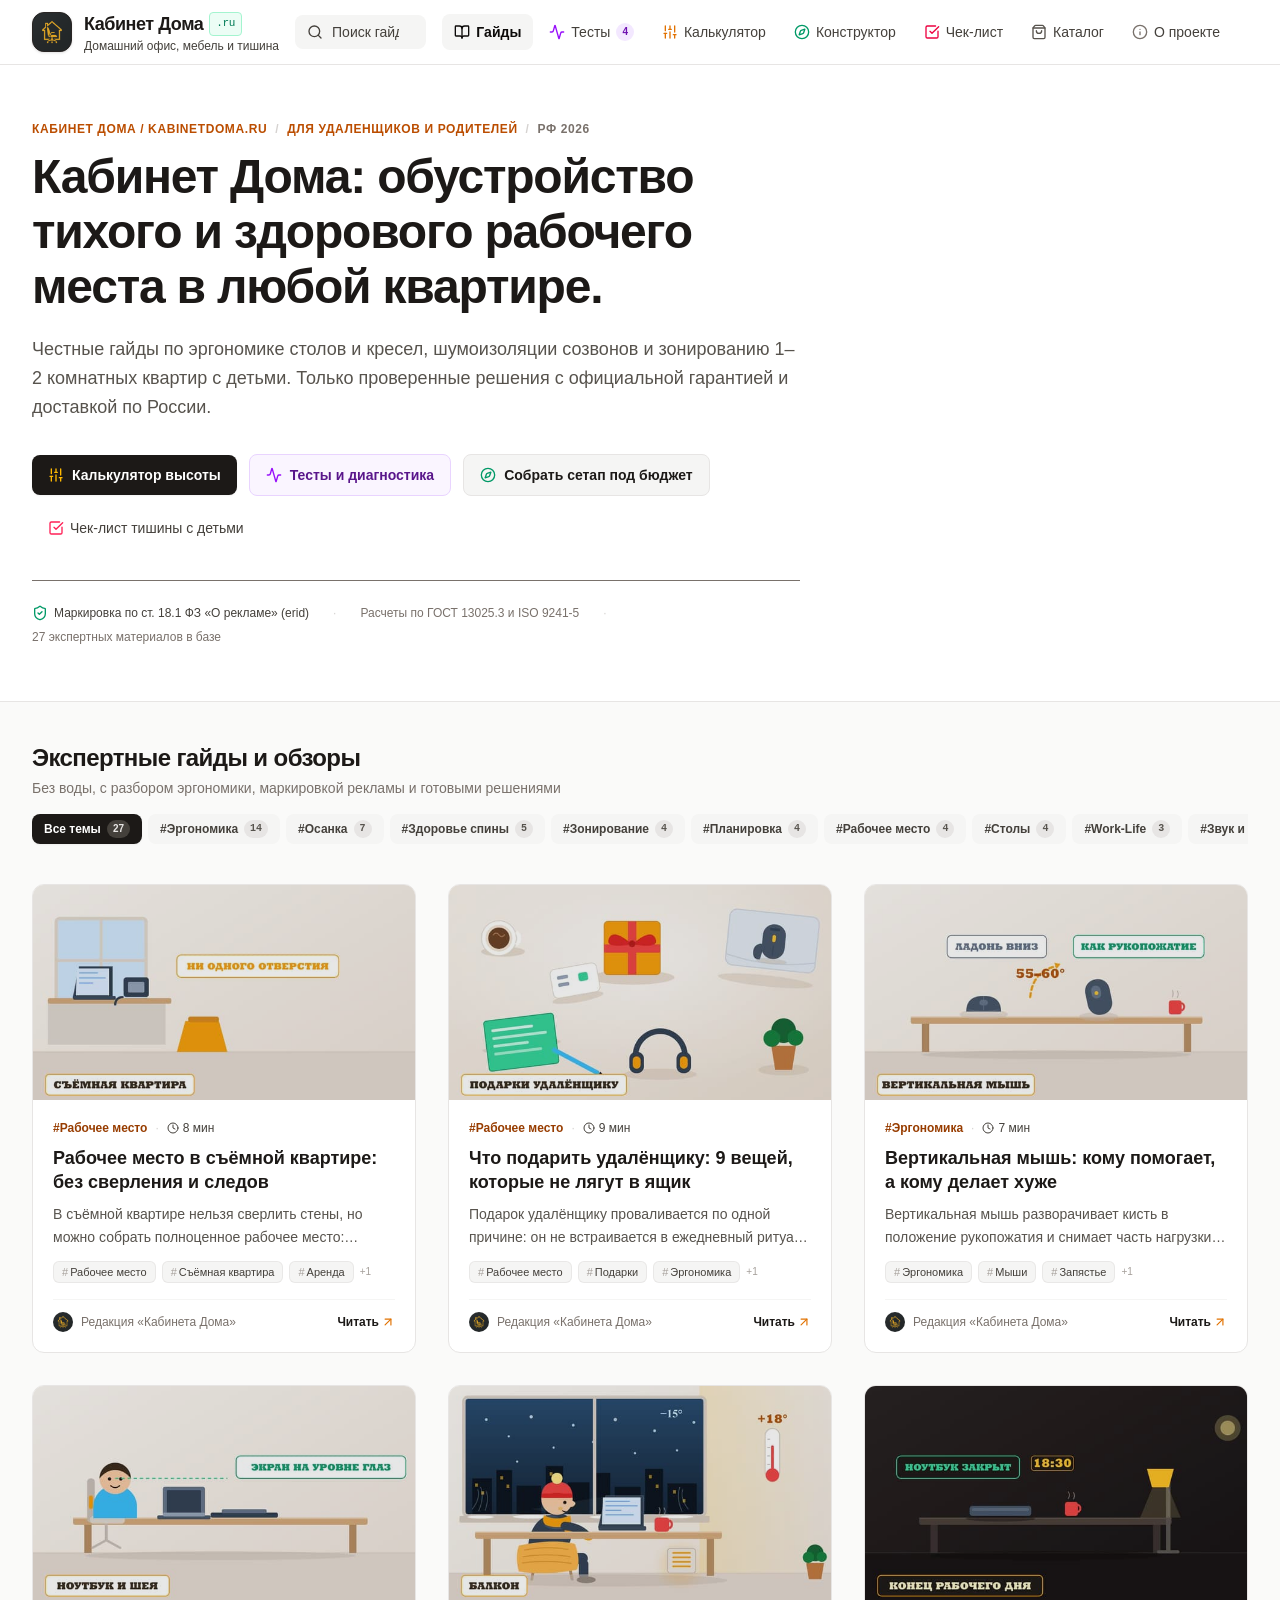
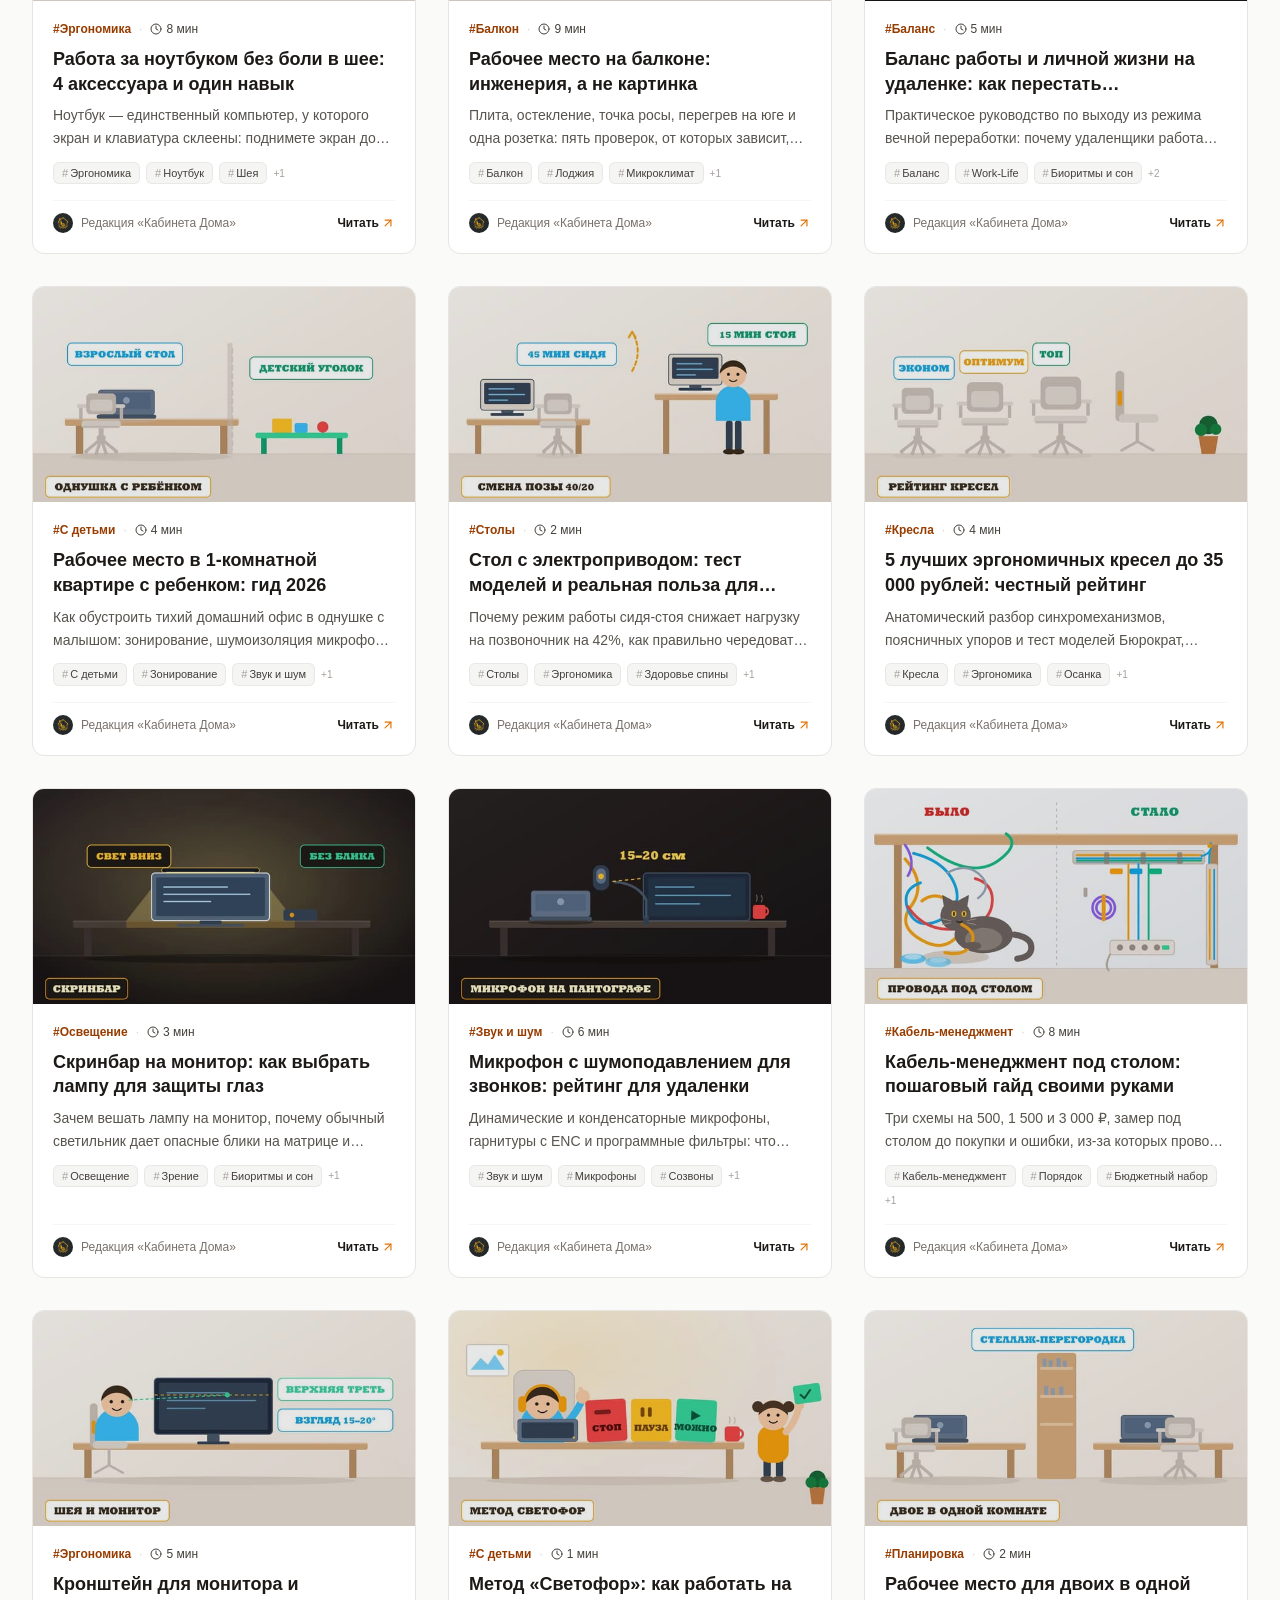
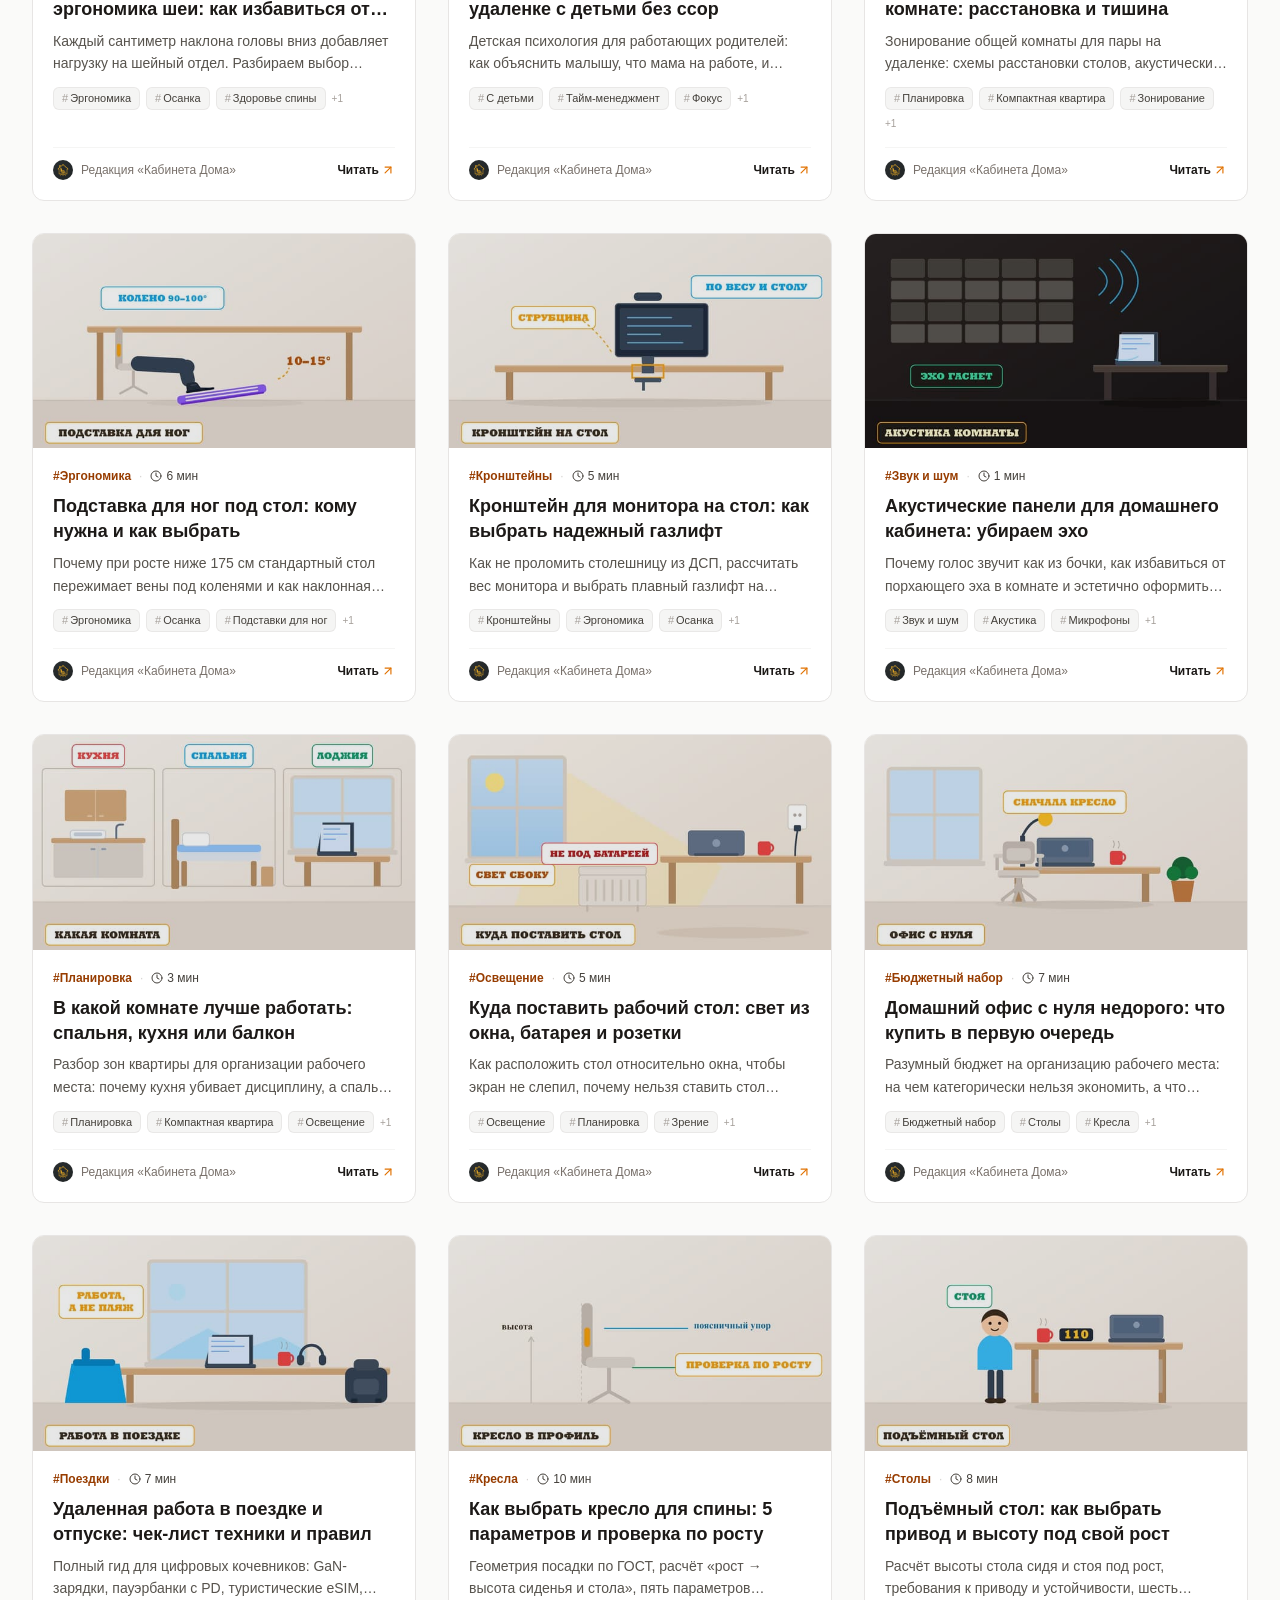
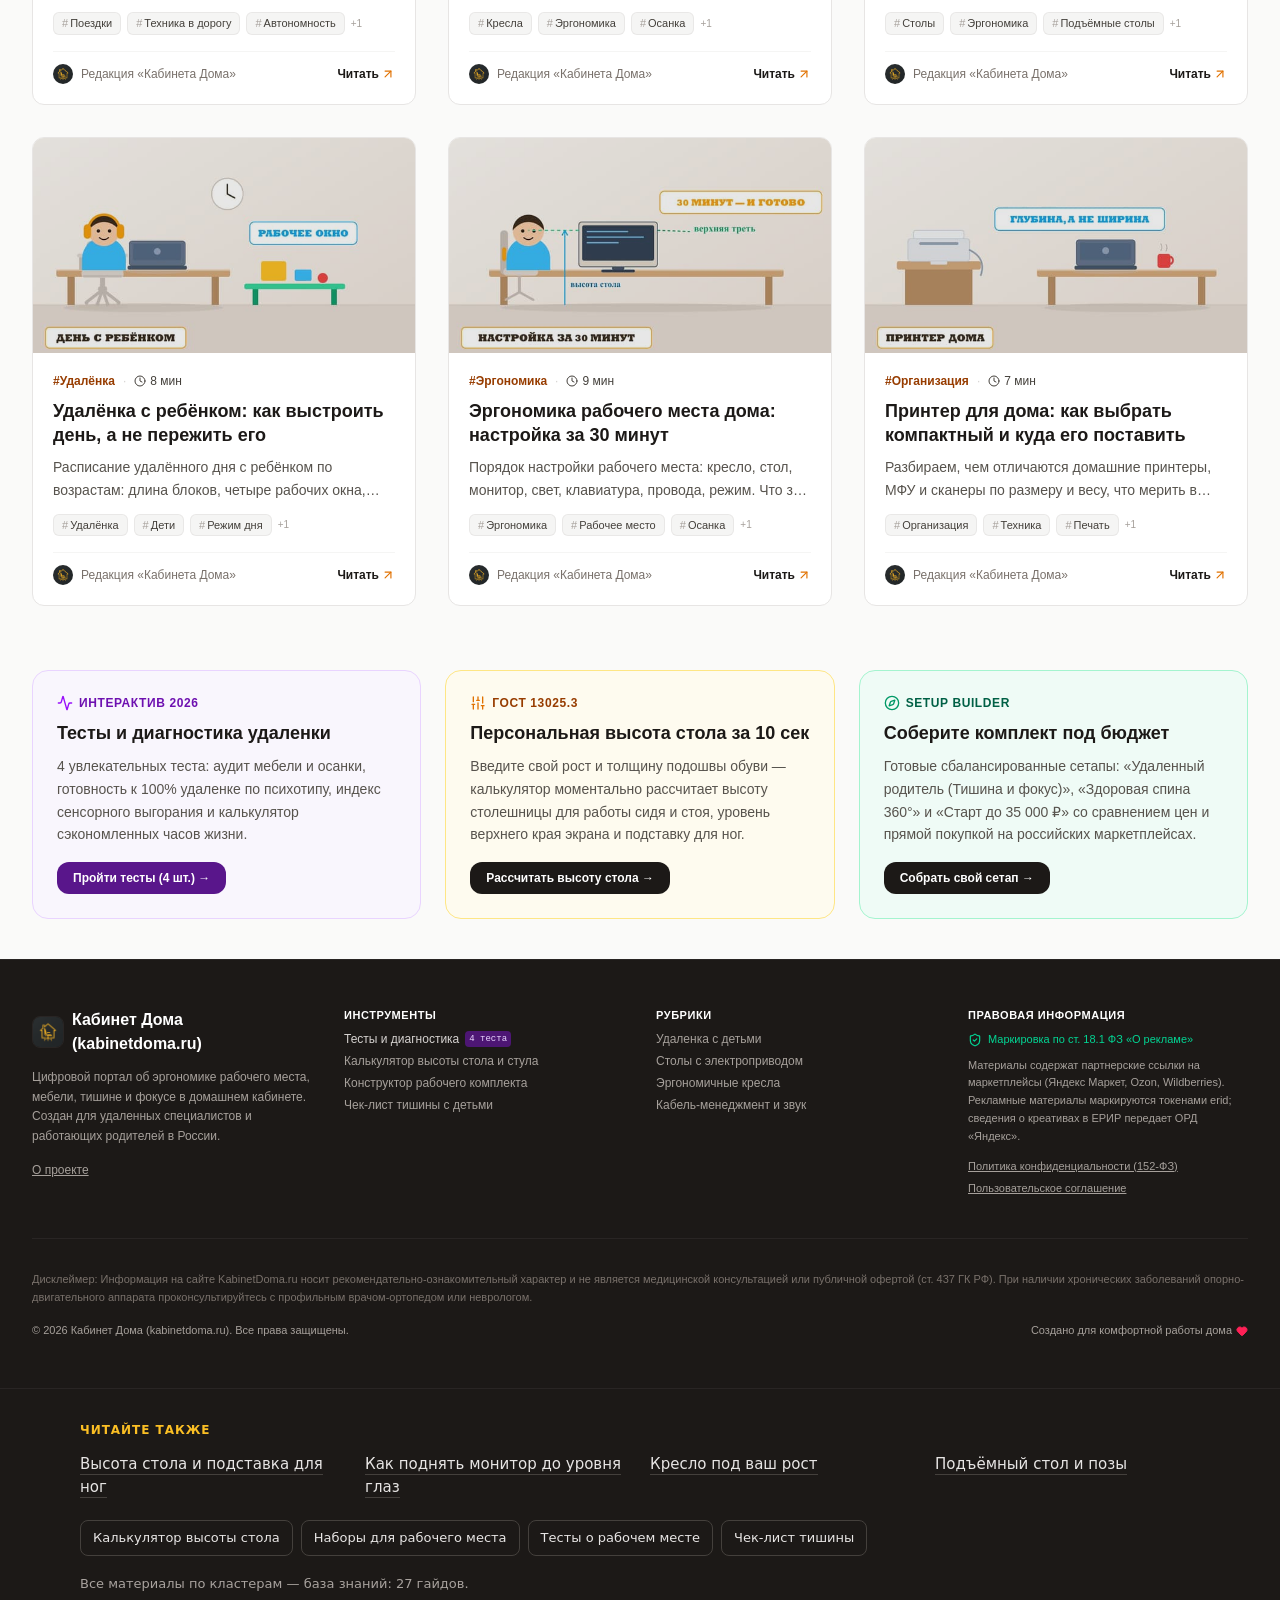
<file: calculator/index.html>
<!DOCTYPE html>
<html lang="ru" class="scroll-smooth"><head>
    <meta name="mitgo-verification" content="2ab007de-ae48-4bfa-b8aa-21a9992758fb">
    <meta charset="UTF-8">
    <meta http-equiv="Content-Security-Policy" content="default-src 'self'; script-src 'self'; style-src 'self' 'unsafe-inline'; img-src 'self' data:; font-src 'self'; connect-src 'self'; object-src 'none'; base-uri 'self'; form-action 'self'; frame-src 'none'">
    <meta name="referrer" content="strict-origin-when-cross-origin">
    <meta name="viewport" content="width=device-width, initial-scale=1.0">
    <meta name="theme-color" content="#fafaf9">
    <!-- Favicon & Icons -->
    <link rel="icon" type="image/svg+xml" href="/favicon.svg">
    <link rel="icon" type="image/png" sizes="32x32" href="/favicon-32.png">
    <link rel="apple-touch-icon" sizes="180x180" href="/apple-touch-icon.png">
    
    <!-- OpenGraph / Social Cards -->
    <meta property="og:type" content="website">
    <meta property="og:site_name" content="Кабинет Дома (KabinetDoma.ru)">
    <meta property="og:locale" content="ru_RU">
    <meta name="twitter:card" content="summary_large_image">
    <!-- Robots and indexing -->
    <meta name="robots" content="index, follow">
    <!-- Fonts -->
    <!-- Yandex Webmaster Verification -->
    <meta name="yandex-verification" content="f90ccbe3e80e4f97">
    <meta name="yandex-distribution-verification" content="4z6mlgyzcx5v4d6k">

    <!-- Schema.org JSON-LD Structured Data -->
    <script type="application/ld+json">
    {
      "@context": "https://schema.org",
      "@graph": [
        {
          "@type": "WebSite",
          "@id": "https://kabinetdoma.ru/#website",
          "url": "https://kabinetdoma.ru",
          "name": "Кабинет Дома",
          "alternateName": "KabinetDoma.ru",
          "description": "Портал по эргономике рабочего места и продуктивности в домашнем кабинете",
          "inLanguage": "ru-RU"
        },
        {
          "@type": "Organization",
          "@id": "https://kabinetdoma.ru/#organization",
          "name": "Кабинет Дома Media",
          "url": "https://kabinetdoma.ru",
          "logo": "https://kabinetdoma.ru/logo.png"
        }
      ]
    }
    </script>
    <script src="/data/catalog.js"></script><script src="/data/product-links.js"></script><script type="module" crossorigin="" src="/assets/index.js"></script>
    <link rel="stylesheet" crossorigin="" href="/assets/index.css">
    <title>Калькулятор высоты стола и стула под рост — ГОСТ</title>
    <meta name="description" content="Расчёт высоты столешницы, сиденья и монитора по росту и нормативам ГОСТ 13025.3-85. Бесплатный калькулятор эргономики без регистрации." />
    <link rel="canonical" href="https://kabinetdoma.ru/calculator/" />
    <meta property="og:title" content="Калькулятор высоты стола и стула под рост — ГОСТ" />
    <meta property="og:description" content="Расчёт высоты столешницы, сиденья и монитора по росту и нормативам ГОСТ 13025.3-85. Бесплатный калькулятор эргономики без регистрации." />
    <meta property="og:url" content="https://kabinetdoma.ru/calculator/" />
    <meta property="og:image" content="https://kabinetdoma.ru/og-image.jpg" />
    <meta property="og:image:width" content="1200">
    <meta property="og:image:height" content="630">
    <meta name="twitter:title" content="Калькулятор высоты стола и стула под рост — ГОСТ" />
    <meta name="twitter:description" content="Расчёт высоты столешницы, сиденья и монитора по росту и нормативам ГОСТ 13025.3-85. Бесплатный калькулятор эргономики без регистрации." />
    <meta name="twitter:image" content="https://kabinetdoma.ru/og-image.jpg" />
<!-- kd-seo -->
    <script type="application/ld+json">{"@context":"https://schema.org","@graph":[{"@type":"WebApplication","@id":"https://kabinetdoma.ru/calculator/#webpage","url":"https://kabinetdoma.ru/calculator/","name":"Калькулятор высоты стола и стула под рост — ГОСТ","description":"Расчёт высоты столешницы, сиденья и монитора по росту и нормативам ГОСТ 13025.3-85. Бесплатный калькулятор эргономики без регистрации.","inLanguage":"ru-RU","isPartOf":{"@id":"https://kabinetdoma.ru/#website"},"breadcrumb":{"@id":"https://kabinetdoma.ru/calculator/#breadcrumbs"},"applicationCategory":"HealthApplication","operatingSystem":"Any","isAccessibleForFree":true},{"@type":"BreadcrumbList","@id":"https://kabinetdoma.ru/calculator/#breadcrumbs","itemListElement":[{"@type":"ListItem","position":1,"name":"Главная","item":"https://kabinetdoma.ru/"},{"@type":"ListItem","position":2,"name":"Калькулятор эргономики стола, стула и монитора под рост","item":"https://kabinetdoma.ru/calculator/"}]}]}</script>
    <!-- /kd-seo -->
  </head>
  <body class="bg-stone-50 text-stone-900 antialiased selection:bg-amber-100 selection:text-amber-900">
    <!-- Yandex.Distribution verification: 4z6mlgyzcx5v4d6k -->
    <span style="display:none" aria-hidden="true">4z6mlgyzcx5v4d6k</span>

    <!-- Yandex.Metrika noscript fallback -->
    <div id="root"><div class="min-h-screen flex flex-col bg-stone-50 text-stone-900 selection:bg-amber-100 selection:text-amber-900"><a href="#main" class="sr-only focus:not-sr-only focus:absolute focus:top-2 focus:left-2 focus:z-50 focus:px-4 focus:py-2 focus:bg-stone-900 focus:text-white focus:rounded-lg focus:font-semibold">Перейти к содержанию</a><header class="sticky top-0 z-40 bg-white/95 backdrop-blur-md border-b border-stone-200"><div class="max-w-7xl mx-auto px-4 sm:px-6 lg:px-8"><div class="flex items-center justify-between h-16 gap-4"><a href="/" class="flex items-center gap-3 cursor-pointer group select-none flex-shrink-0 no-underline"><div class="w-10 h-10 rounded-xl overflow-hidden bg-stone-900 border border-stone-800 shadow-sm flex items-center justify-center flex-shrink-0 group-hover:scale-105 transition-transform"><img sizes="48px" srcset="/logo-64.png 64w, /logo-128.png 128w, /logo.png 512w" loading="lazy" alt="Кабинет Дома" class="w-full h-full object-cover" width="512" height="512" src="/logo.png"></div><div><div class="font-bold text-lg tracking-tight text-stone-900 group-hover:text-amber-700 transition-colors flex items-center gap-1.5">Кабинет Дома<span class="text-[11px] font-mono font-medium text-emerald-700 bg-emerald-50 px-1.5 py-0.5 rounded border border-emerald-200">.ru</span></div><p class="text-xs text-stone-700 hidden sm:block">Домашний офис, мебель и тишина</p></div></a><div class="hidden md:flex items-center relative flex-1 max-w-xs lg:max-w-sm"><svg xmlns="http://www.w3.org/2000/svg" width="24" height="24" viewBox="0 0 24 24" fill="none" stroke="currentColor" stroke-width="2" stroke-linecap="round" stroke-linejoin="round" class="lucide lucide-search w-4 h-4 text-stone-700 absolute left-3 pointer-events-none" aria-hidden="true"><path d="m21 21-4.34-4.34"></path><circle cx="11" cy="11" r="8"></circle></svg><input placeholder="Поиск гайдов, столов, кресел..." aria-label="Поиск по статьям" class="w-full pl-9 pr-3 py-1.5 text-sm bg-stone-100 hover:bg-stone-150 focus:bg-white border border-transparent focus:border-amber-400 rounded-lg outline-none transition-all placeholder:text-stone-700" type="search" value=""></div><nav class="hidden lg:flex items-center gap-1 text-sm font-medium text-stone-700"><button class="px-3 py-2 rounded-lg transition-colors flex items-center gap-1.5 hover:text-stone-900 hover:bg-stone-50"><svg xmlns="http://www.w3.org/2000/svg" width="24" height="24" viewBox="0 0 24 24" fill="none" stroke="currentColor" stroke-width="2" stroke-linecap="round" stroke-linejoin="round" class="lucide lucide-book-open w-4 h-4" aria-hidden="true"><path d="M12 7v14"></path><path d="M3 18a1 1 0 0 1-1-1V4a1 1 0 0 1 1-1h5a4 4 0 0 1 4 4 4 4 0 0 1 4-4h5a1 1 0 0 1 1 1v13a1 1 0 0 1-1 1h-6a3 3 0 0 0-3 3 3 3 0 0 0-3-3z"></path></svg>Гайды</button><button class="px-3 py-2 rounded-lg transition-colors flex items-center gap-1.5 hover:text-stone-900 hover:bg-stone-50"><svg xmlns="http://www.w3.org/2000/svg" width="24" height="24" viewBox="0 0 24 24" fill="none" stroke="currentColor" stroke-width="2" stroke-linecap="round" stroke-linejoin="round" class="lucide lucide-activity w-4 h-4 text-purple-600" aria-hidden="true"><path d="M22 12h-2.48a2 2 0 0 0-1.93 1.46l-2.35 8.36a.25.25 0 0 1-.48 0L9.24 2.18a.25.25 0 0 0-.48 0l-2.35 8.36A2 2 0 0 1 4.49 12H2"></path></svg><span>Тесты</span><span class="text-[10px] font-bold px-1.5 py-0.5 bg-purple-100 text-purple-800 rounded-full">4</span></button><button class="px-3 py-2 rounded-lg transition-colors flex items-center gap-1.5 text-stone-950 bg-stone-100 font-semibold"><svg xmlns="http://www.w3.org/2000/svg" width="24" height="24" viewBox="0 0 24 24" fill="none" stroke="currentColor" stroke-width="2" stroke-linecap="round" stroke-linejoin="round" class="lucide lucide-sliders-vertical w-4 h-4 text-amber-600" aria-hidden="true"><path d="M10 8h4"></path><path d="M12 21v-9"></path><path d="M12 8V3"></path><path d="M17 16h4"></path><path d="M19 12V3"></path><path d="M19 21v-5"></path><path d="M3 14h4"></path><path d="M5 10V3"></path><path d="M5 21v-7"></path></svg>Калькулятор</button><button class="px-3 py-2 rounded-lg transition-colors flex items-center gap-1.5 hover:text-stone-900 hover:bg-stone-50"><svg xmlns="http://www.w3.org/2000/svg" width="24" height="24" viewBox="0 0 24 24" fill="none" stroke="currentColor" stroke-width="2" stroke-linecap="round" stroke-linejoin="round" class="lucide lucide-compass w-4 h-4 text-emerald-600" aria-hidden="true"><path d="m16.24 7.76-1.804 5.411a2 2 0 0 1-1.265 1.265L7.76 16.24l1.804-5.411a2 2 0 0 1 1.265-1.265z"></path><circle cx="12" cy="12" r="10"></circle></svg>Конструктор</button><button class="px-3 py-2 rounded-lg transition-colors flex items-center gap-1.5 hover:text-stone-900 hover:bg-stone-50"><svg xmlns="http://www.w3.org/2000/svg" width="24" height="24" viewBox="0 0 24 24" fill="none" stroke="currentColor" stroke-width="2" stroke-linecap="round" stroke-linejoin="round" class="lucide lucide-square-check-big w-4 h-4 text-rose-600" aria-hidden="true"><path d="M21 10.656V19a2 2 0 0 1-2 2H5a2 2 0 0 1-2-2V5a2 2 0 0 1 2-2h12.344"></path><path d="m9 11 3 3L22 4"></path></svg>Чек-лист</button><button class="px-3 py-2 rounded-lg transition-colors flex items-center gap-1.5 hover:text-stone-900 hover:bg-stone-50"><svg xmlns="http://www.w3.org/2000/svg" width="24" height="24" viewBox="0 0 24 24" fill="none" stroke="currentColor" stroke-width="2" stroke-linecap="round" stroke-linejoin="round" class="lucide lucide-shopping-bag w-4 h-4 text-stone-600" aria-hidden="true"><path d="M16 10a4 4 0 0 1-8 0"></path><path d="M3.103 6.034h17.794"></path><path d="M3.4 5.467a2 2 0 0 0-.4 1.2V20a2 2 0 0 0 2 2h14a2 2 0 0 0 2-2V6.667a2 2 0 0 0-.4-1.2l-2-2.667A2 2 0 0 0 17 2H7a2 2 0 0 0-1.6.8z"></path></svg>Каталог</button><button class="px-3 py-2 rounded-lg transition-colors flex items-center gap-1.5 hover:text-stone-900 hover:bg-stone-50"><svg xmlns="http://www.w3.org/2000/svg" width="24" height="24" viewBox="0 0 24 24" fill="none" stroke="currentColor" stroke-width="2" stroke-linecap="round" stroke-linejoin="round" class="lucide lucide-info w-4 h-4 text-stone-500" aria-hidden="true"><circle cx="12" cy="12" r="10"></circle><path d="M12 16v-4"></path><path d="M12 8h.01"></path></svg>О проекте</button></nav><div class="flex items-center gap-2"><button class="lg:hidden p-2 rounded-lg text-stone-600 hover:bg-stone-100 transition-colors" aria-label="Меню навигации"><svg xmlns="http://www.w3.org/2000/svg" width="24" height="24" viewBox="0 0 24 24" fill="none" stroke="currentColor" stroke-width="2" stroke-linecap="round" stroke-linejoin="round" class="lucide lucide-menu w-5 h-5" aria-hidden="true"><path d="M4 5h16"></path><path d="M4 12h16"></path><path d="M4 19h16"></path></svg></button></div></div></div></header><main id="main" class="flex-1"><div class="max-w-7xl mx-auto px-4 sm:px-6 lg:px-8 py-10"><div class="max-w-3xl mb-10"><div class="text-xs uppercase tracking-wider font-semibold text-amber-700 mb-2 flex items-center gap-1.5"><svg xmlns="http://www.w3.org/2000/svg" width="24" height="24" viewBox="0 0 24 24" fill="none" stroke="currentColor" stroke-width="2" stroke-linecap="round" stroke-linejoin="round" class="lucide lucide-activity w-3.5 h-3.5" aria-hidden="true"><path d="M22 12h-2.48a2 2 0 0 0-1.93 1.46l-2.35 8.36a.25.25 0 0 1-.48 0L9.24 2.18a.25.25 0 0 0-.48 0l-2.35 8.36A2 2 0 0 1 4.49 12H2"></path></svg>Научный расчет по стандартам ГОСТ 13025.3 &amp; ISO 9241-5</div><h1 class="text-2xl sm:text-3xl md:text-4xl font-extrabold text-stone-900 tracking-tight mb-3">Калькулятор эргономики стола, стула и монитора под рост</h1><p class="text-sm sm:text-base text-stone-600 leading-relaxed">Стандартная офисная мебель в магазинах рассчитана на усредненного мужчину ростом 175 см. Если ваш рост отличается хотя бы на 5 см, мышцы шеи и поясницы получают постоянную спастическую нагрузку. Укажите свои параметры для получения точных настроек в сантиметрах.</p></div><div class="grid grid-cols-1 lg:grid-cols-12 gap-8 items-start"><div class="lg:col-span-5 bg-white p-6 rounded-2xl border border-stone-200 shadow-xs space-y-6"><h3 class="font-bold text-base text-stone-900 flex items-center gap-2 border-b border-stone-150 pb-3"><svg xmlns="http://www.w3.org/2000/svg" width="24" height="24" viewBox="0 0 24 24" fill="none" stroke="currentColor" stroke-width="2" stroke-linecap="round" stroke-linejoin="round" class="lucide lucide-sliders-vertical w-4 h-4 text-amber-600" aria-hidden="true"><path d="M10 8h4"></path><path d="M12 21v-9"></path><path d="M12 8V3"></path><path d="M17 16h4"></path><path d="M19 12V3"></path><path d="M19 21v-5"></path><path d="M3 14h4"></path><path d="M5 10V3"></path><path d="M5 21v-7"></path></svg>Ваши параметры</h3><div><div class="flex items-center justify-between text-sm mb-2"><label for="height-slider" class="font-semibold text-stone-700">Рост без обуви:</label><span class="font-mono text-lg font-bold text-amber-700 bg-amber-50 px-2.5 py-0.5 rounded-lg border border-amber-200">178 см</span></div><input id="height-slider" min="145" max="205" step="1" aria-label="Рост без обуви в сантиметрах" class="w-full accent-amber-600 cursor-pointer" type="range" value="178"><div class="flex justify-between text-[11px] text-stone-700 mt-1 font-mono"><span>145 см</span><span>175 см (стандарт)</span><span>205 см</span></div></div><div><div class="flex items-center justify-between text-sm mb-2"><label for="shoe-sole-input" class="text-stone-700 font-medium">Толщина подошвы тапочек/обуви:</label><span class="font-mono text-sm font-semibold text-stone-800">2 см</span></div><input id="shoe-sole-input" min="0" max="5" step="0.5" aria-label="Толщина подошвы тапочек или обуви в сантиметрах" class="w-full accent-amber-600 cursor-pointer" type="range" value="2"></div><div><div class="flex items-center justify-between text-sm mb-2"><label for="monitor-diagonal-input" class="text-stone-700 font-medium">Диагональ монитора:</label><span class="font-mono text-sm font-semibold text-stone-800">27″</span></div><input id="monitor-diagonal-input" min="13" max="49" step="1" aria-label="Диагональ экрана монитора в дюймах" class="w-full accent-amber-600 cursor-pointer" type="range" value="27"></div><div><label class="text-xs font-semibold text-stone-700 uppercase tracking-wider block mb-2">Формат работы</label><div class="grid grid-cols-3 gap-2"><button class="py-2 px-2 text-xs font-semibold rounded-lg border transition-all text-center bg-stone-50 hover:bg-stone-100 text-stone-700 border-stone-200">Только сидя</button><button class="py-2 px-2 text-xs font-semibold rounded-lg border transition-all text-center bg-stone-50 hover:bg-stone-100 text-stone-700 border-stone-200">Только стоя</button><button class="py-2 px-2 text-xs font-semibold rounded-lg border transition-all text-center bg-stone-900 text-white border-stone-900">Чередование 40/20</button></div></div><div class="space-y-2 pt-2 border-t border-stone-150"><div class="text-xs font-semibold text-stone-700 uppercase tracking-wider mb-2">Зоны дискомфорта</div><label class="flex items-center gap-2.5 text-xs text-stone-700 cursor-pointer"><input class="rounded text-amber-600 focus:ring-amber-500 w-4 h-4" type="checkbox" checked=""><span>Беспокоят боли или зажимы в шее / между лопаток</span></label><label class="flex items-center gap-2.5 text-xs text-stone-700 cursor-pointer"><input class="rounded text-amber-600 focus:ring-amber-500 w-4 h-4" type="checkbox"><span>Беспокоит поясница после 3+ часов сидения</span></label></div></div><div class="lg:col-span-7 space-y-6"><div class="bg-white p-6 rounded-2xl border border-stone-200 shadow-xs"><h3 class="font-bold text-base text-stone-900 mb-4 flex items-center justify-between"><span>Идеальные габариты для роста 178 см</span><span class="text-xs font-normal text-emerald-800 bg-emerald-50 px-2 py-0.5 rounded border border-emerald-200">Погрешность ±1.5 см</span></h3><div class="grid grid-cols-2 sm:grid-cols-3 gap-3"><div class="p-3.5 bg-stone-50 rounded-xl border border-stone-200"><div class="text-xs text-stone-500 mb-1">Высота сиденья кресла</div><div class="text-2xl font-black text-stone-900 font-mono">47 <span class="text-sm font-sans font-normal text-stone-500">см</span></div><div class="text-[11px] text-stone-500 mt-1">От пола до верха подушки</div></div><div class="p-3.5 bg-amber-50/70 rounded-xl border border-amber-200"><div class="text-xs text-amber-900 font-medium mb-1">Высота стола (сидя)</div><div class="text-2xl font-black text-amber-900 font-mono">75 <span class="text-sm font-sans font-normal text-amber-700">см</span></div><div class="text-[11px] text-amber-800 mt-1">Около стандарта</div></div><div class="p-3.5 bg-emerald-50/70 rounded-xl border border-emerald-200"><div class="text-xs text-emerald-900 font-medium mb-1">Высота стола (стоя)</div><div class="text-2xl font-black text-emerald-900 font-mono">112 <span class="text-sm font-sans font-normal text-emerald-700">см</span></div><div class="text-[11px] text-emerald-800 mt-1">Для работы стоя</div></div><div class="p-3.5 bg-stone-50 rounded-xl border border-stone-200"><div class="text-xs text-stone-500 mb-1">Верхняя грань монитора</div><div class="text-2xl font-black text-stone-900 font-mono">123 <span class="text-sm font-sans font-normal text-stone-500">см</span></div><div class="text-[11px] text-stone-500 mt-1">От уровня пола</div></div><div class="p-3.5 bg-stone-50 rounded-xl border border-stone-200"><div class="text-xs text-stone-500 mb-1">Дистанция до глаз</div><div class="text-2xl font-black text-stone-900 font-mono">62 <span class="text-sm font-sans font-normal text-stone-500">см</span></div><div class="text-[11px] text-stone-500 mt-1">Длина вытянутой руки</div></div><div class="p-3.5 bg-stone-50 rounded-xl border border-stone-200"><div class="text-xs text-stone-500 mb-1">Угол в локтях</div><div class="text-xl font-black text-stone-900 font-mono">90° – 105°</div><div class="text-[11px] text-stone-500 mt-1">Предплечья на столе</div></div></div><p class="mt-4 text-xs text-stone-600 leading-relaxed">Цифры — половина дела: если под столом клубок проводов, высота сама по себе не поможет. Порядок укладки за один вечер — в гайде про <a href="/article/kabel-menedzhment-pod-stolom-svoimi-rukami/" class="text-amber-700 underline decoration-amber-300 hover:text-amber-800">кабель-менеджмент под столом</a>.</p></div><div class="bg-white p-6 rounded-2xl border border-stone-200 shadow-xs"><h4 class="font-bold text-sm text-stone-900 mb-3 flex items-center gap-2"><svg xmlns="http://www.w3.org/2000/svg" width="24" height="24" viewBox="0 0 24 24" fill="none" stroke="currentColor" stroke-width="2" stroke-linecap="round" stroke-linejoin="round" class="lucide lucide-zap w-4 h-4 text-amber-600" aria-hidden="true"><path d="M4 14a1 1 0 0 1-.78-1.63l9.9-10.2a.5.5 0 0 1 .86.46l-1.92 6.02A1 1 0 0 0 13 10h7a1 1 0 0 1 .78 1.63l-9.9 10.2a.5.5 0 0 1-.86-.46l1.92-6.02A1 1 0 0 0 11 14z"></path></svg>Персональные рекомендации ортопеда</h4><div class="space-y-2 text-xs sm:text-sm text-stone-700"><div class="p-2.5 bg-stone-50 rounded-lg border border-stone-150">⚠️ При болях в шее: поднимите верхнюю грань монитора строго на уровень глаз с помощью кронштейна (ONKRON G80). Наклон монитора назад на 10–15° снижает напряжение мышц затылка.</div><div class="p-2.5 bg-stone-50 rounded-lg border border-stone-150">Правило 40/20: работайте сидя 40 минут (высота стола 75 см), затем 20 минут стоя (высота 112 см). Это предотвращает застой венозной крови в малом тазу.</div></div></div><div class="bg-white p-6 rounded-2xl border border-stone-200 shadow-xs"><div class="flex items-center justify-between mb-4"><h4 class="font-bold text-sm text-stone-900">Оборудование, точно закрывающее эти диапазоны</h4><button class="text-xs font-semibold text-amber-700 hover:text-amber-800 flex items-center gap-1">Собрать полный комплект<svg xmlns="http://www.w3.org/2000/svg" width="24" height="24" viewBox="0 0 24 24" fill="none" stroke="currentColor" stroke-width="2" stroke-linecap="round" stroke-linejoin="round" class="lucide lucide-arrow-right w-3.5 h-3.5" aria-hidden="true"><path d="M5 12h14"></path><path d="m12 5 7 7-7 7"></path></svg></button></div><div class="space-y-3"><div class="p-3 bg-stone-50 rounded-xl border border-stone-200 flex items-center justify-between gap-3"><div class="flex items-center gap-3"><img fetchpriority="high" alt="Ergostol Terra (электрорегулировка)" class="w-12 h-12 object-cover rounded-lg bg-white border border-stone-200" width="800" height="450" src="/images/standing-desk.svg"><div><div class="font-bold text-xs sm:text-sm text-stone-900">Ergostol Terra (электрорегулировка)</div><div class="text-[11px] text-stone-500">Стол с двухмоторным приводом, памятью на 4 положения и защитой от зажима</div><div class="text-[10px] text-stone-700 font-mono mt-0.5">erid: 5jtCeReNx12oak2szCfFKgb · ООО «Яндекс Маркет», ИНН 9704254424</div></div></div><div class="text-right flex-shrink-0"><div class="mt-1 flex items-center gap-1.5 justify-end"><a href="https://market.yandex.ru/cc/BStUXB?erid=5jtCeReNx12oak2szCfFKgb" target="_blank" rel="noopener noreferrer sponsored" class="inline-flex items-center gap-0.5 text-[11px] font-semibold text-stone-900 hover:text-stone-700">Купить на Яндекс Маркете<svg xmlns="http://www.w3.org/2000/svg" width="24" height="24" viewBox="0 0 24 24" fill="none" stroke="currentColor" stroke-width="2" stroke-linecap="round" stroke-linejoin="round" class="lucide lucide-external-link w-3 h-3 text-amber-400" aria-hidden="true"><path d="M15 3h6v6"></path><path d="M10 14 21 3"></path><path d="M18 13v6a2 2 0 0 1-2 2H5a2 2 0 0 1-2-2V8a2 2 0 0 1 2-2h6"></path></svg></a></div></div></div><div class="p-3 bg-stone-50 rounded-xl border border-stone-200 flex items-center justify-between gap-3"><div class="flex items-center gap-3"><img loading="lazy" alt="Metta Samurai S-3.05 (Сетка)" class="w-12 h-12 object-cover rounded-lg bg-white border border-stone-200" width="800" height="450" src="/images/workspace-hero.svg"><div><div class="font-bold text-xs sm:text-sm text-stone-900">Metta Samurai S-3.05 (Сетка)</div><div class="text-[11px] text-stone-500">Сетчатое эргономичное кресло с раздельной синхромеханикой и поддержкой поясницы</div><div class="text-[10px] text-stone-700 font-mono mt-0.5">erid: MvGzQC9JbZnS6fV7C3sRthyi · ООО «Яндекс Маркет», ИНН 9704254424</div></div></div><div class="text-right flex-shrink-0"><div class="mt-1 flex items-center gap-1.5 justify-end"><a href="https://market.yandex.ru/cc/Bb9kVt?erid=MvGzQC9JbZnS6fV7C3sRthyi" target="_blank" rel="noopener noreferrer sponsored" class="inline-flex items-center gap-0.5 text-[11px] font-semibold text-stone-900 hover:text-stone-700">Купить на Яндекс Маркете<svg xmlns="http://www.w3.org/2000/svg" width="24" height="24" viewBox="0 0 24 24" fill="none" stroke="currentColor" stroke-width="2" stroke-linecap="round" stroke-linejoin="round" class="lucide lucide-external-link w-3 h-3 text-amber-400" aria-hidden="true"><path d="M15 3h6v6"></path><path d="M10 14 21 3"></path><path d="M18 13v6a2 2 0 0 1-2 2H5a2 2 0 0 1-2-2V8a2 2 0 0 1 2-2h6"></path></svg></a></div></div></div><div class="p-3 bg-stone-50 rounded-xl border border-stone-200 flex items-center justify-between gap-3"><div class="flex items-center gap-3"><img loading="lazy" alt="Кронштейн для монитора ONKRON G80 (газлифт)" class="w-12 h-12 object-cover rounded-lg bg-white border border-stone-200" width="800" height="450" src="/images/monitor-arms.svg"><div><div class="font-bold text-xs sm:text-sm text-stone-900">Кронштейн для монитора ONKRON G80 (газлифт)</div><div class="text-[11px] text-stone-500">Надежный настольный газлифт-кронштейн для экранов 13–32 дюйма весом до 8 кг</div><div class="text-[10px] text-stone-700 font-mono mt-0.5">erid: 5jtCeReNx12oak2szCdoMX5 · ООО «Яндекс Маркет», ИНН 9704254424</div></div></div><div class="text-right flex-shrink-0"><div class="mt-1 flex items-center gap-1.5 justify-end"><a href="https://market.yandex.ru/cc/BSstQ2?erid=5jtCeReNx12oak2szCdoMX5" target="_blank" rel="noopener noreferrer sponsored" class="inline-flex items-center gap-0.5 text-[11px] font-semibold text-stone-900 hover:text-stone-700">Купить на Яндекс Маркете<svg xmlns="http://www.w3.org/2000/svg" width="24" height="24" viewBox="0 0 24 24" fill="none" stroke="currentColor" stroke-width="2" stroke-linecap="round" stroke-linejoin="round" class="lucide lucide-external-link w-3 h-3 text-amber-400" aria-hidden="true"><path d="M15 3h6v6"></path><path d="M10 14 21 3"></path><path d="M18 13v6a2 2 0 0 1-2 2H5a2 2 0 0 1-2-2V8a2 2 0 0 1 2-2h6"></path></svg></a></div></div></div></div></div></div></div></div></main><footer class="bg-stone-900 text-stone-300 border-t border-stone-800 text-xs"><div class="max-w-7xl mx-auto px-4 sm:px-6 lg:px-8 py-12"><div class="grid grid-cols-1 md:grid-cols-4 gap-8 mb-10"><div class="space-y-3 md:col-span-1"><div class="flex items-center gap-2 text-white font-bold text-base"><div class="w-8 h-8 rounded-lg overflow-hidden bg-stone-950 border border-stone-800 flex items-center justify-center flex-shrink-0"><img sizes="48px" srcset="/logo-64.png 64w, /logo-128.png 128w, /logo.png 512w" loading="lazy" alt="Кабинет Дома" class="w-full h-full object-cover" width="512" height="512" src="/logo.png"></div>Кабинет Дома (kabinetdoma.ru)</div><p class="text-stone-400 leading-relaxed text-xs">Цифровой портал об эргономике рабочего места, мебели, тишине и фокусе в домашнем кабинете. Создан для удаленных специалистов и работающих родителей в России.</p><div class="pt-1 text-stone-400 text-xs space-y-1"><div><button class="hover:text-white transition-colors underline font-medium">О проекте</button></div></div></div><div class="space-y-2"><div class="font-bold text-white uppercase tracking-wider text-[11px]">Инструменты</div><ul class="space-y-1.5 text-stone-400"><li><button class="hover:text-white transition-colors flex items-center gap-1.5 text-stone-300 font-medium"><span>Тесты и диагностика</span><span class="text-[9px] bg-purple-900/80 text-purple-200 px-1 py-0.5 rounded font-mono">4 теста</span></button></li><li><button class="hover:text-white transition-colors">Калькулятор высоты стола и стула</button></li><li><button class="hover:text-white transition-colors">Конструктор рабочего комплекта</button></li><li><button class="hover:text-white transition-colors">Чек-лист тишины с детьми</button></li></ul></div><div class="space-y-2"><div class="font-bold text-white uppercase tracking-wider text-[11px]">Рубрики</div><ul class="space-y-1.5 text-stone-400"><li><button class="hover:text-white transition-colors">Удаленка с детьми</button></li><li><button class="hover:text-white transition-colors">Столы с электроприводом</button></li><li><button class="hover:text-white transition-colors">Эргономичные кресла</button></li><li><button class="hover:text-white transition-colors">Кабель-менеджмент и звук</button></li></ul></div><div class="space-y-2"><div class="font-bold text-white uppercase tracking-wider text-[11px]">Правовая информация</div><div class="text-[11px] text-stone-400 leading-relaxed space-y-2"><div class="flex items-center gap-1.5 text-emerald-400"><svg xmlns="http://www.w3.org/2000/svg" width="24" height="24" viewBox="0 0 24 24" fill="none" stroke="currentColor" stroke-width="2" stroke-linecap="round" stroke-linejoin="round" class="lucide lucide-shield-check w-3.5 h-3.5" aria-hidden="true"><path d="M20 13c0 5-3.5 7.5-7.66 8.95a1 1 0 0 1-.67-.01C7.5 20.5 4 18 4 13V6a1 1 0 0 1 1-1c2 0 4.5-1.2 6.24-2.72a1.17 1.17 0 0 1 1.52 0C14.51 3.81 17 5 19 5a1 1 0 0 1 1 1z"></path><path d="m9 12 2 2 4-4"></path></svg><span>Маркировка по ст. 18.1 ФЗ «О рекламе»</span></div><p>Материалы содержат партнерские ссылки на маркетплейсы (Яндекс Маркет, Ozon, Wildberries). Рекламные материалы маркируются токенами erid; сведения о креативах в ЕРИР передает ОРД «Яндекс».</p><div class="pt-1 flex flex-col gap-1"><button class="text-left text-stone-400 hover:text-white transition-colors underline">Политика конфиденциальности (152-ФЗ)</button><button class="text-left text-stone-400 hover:text-white transition-colors underline">Пользовательское соглашение</button></div></div></div></div><div class="pt-8 border-t border-stone-800 text-[11px] text-stone-500 space-y-2 leading-relaxed"><p>Дисклеймер: Информация на сайте KabinetDoma.ru носит рекомендательно-ознакомительный характер и не является медицинской консультацией или публичной офертой (ст. 437 ГК РФ). При наличии хронических заболеваний опорно-двигательного аппарата проконсультируйтесь с профильным врачом-ортопедом или неврологом.</p><div class="flex flex-col sm:flex-row items-center justify-between gap-2 pt-2 text-stone-400"><div class="flex items-center gap-2"><span>© 2026 Кабинет Дома (kabinetdoma.ru). Все права защищены.</span></div><div class="flex items-center gap-1 text-[11px]"><span>Создано для комфортной работы дома</span><svg xmlns="http://www.w3.org/2000/svg" width="24" height="24" viewBox="0 0 24 24" fill="none" stroke="currentColor" stroke-width="2" stroke-linecap="round" stroke-linejoin="round" class="lucide lucide-heart w-3 h-3 text-rose-500 fill-rose-500 inline" aria-hidden="true"><path d="M2 9.5a5.5 5.5 0 0 1 9.591-3.676.56.56 0 0 0 .818 0A5.49 5.49 0 0 1 22 9.5c0 2.29-1.5 4-3 5.5l-5.492 5.313a2 2 0 0 1-3 .019L5 15c-1.5-1.5-3-3.2-3-5.5"></path></svg></div></div></div></div></footer></div></div>
  


<script defer="" src="/assets/kd-catalog-render.js"></script>

<script defer="" src="/assets/kd-catalog-render.js"></script>
<!-- kd-links -->
<section class="kd-links" aria-label="Читайте также и инструменты">
  <style>
    .kd-links{background:#1c1917;color:#d6d3d1;border-top:1px solid #292524;padding:32px 16px;font:15px/1.5 system-ui,-apple-system,Segoe UI,Roboto,sans-serif}
    .kd-links .kd-in{max-width:1120px;margin:0 auto}
    .kd-links h2{font-size:12px;letter-spacing:.08em;text-transform:uppercase;color:#fbbf24;margin:0 0 14px;font-weight:700}
    .kd-links ul{list-style:none;margin:0 0 22px;padding:0;display:grid;grid-template-columns:repeat(auto-fit,minmax(240px,1fr));gap:10px 20px}
    .kd-links li a{color:#e7e5e4;text-decoration:none;border-bottom:1px solid #44403c;padding-bottom:1px}
    .kd-links li a:hover{color:#fbbf24;border-color:#fbbf24}
    .kd-links .kd-tools{display:flex;flex-wrap:wrap;gap:8px;margin-bottom:18px}
    .kd-links .kd-tools a{display:inline-block;padding:7px 12px;border:1px solid #44403c;border-radius:8px;color:#e7e5e4;text-decoration:none;font-size:13px}
    .kd-links .kd-tools a:hover{border-color:#fbbf24;color:#fbbf24}
    .kd-links .kd-all{color:#a8a29e;font-size:13px}
    .kd-links .kd-all a{color:#a8a29e}
    @media (max-width:640px){.kd-links{padding:24px 16px}}
  </style>
  <div class="kd-in">
    <h2>Читайте также</h2>
    <ul><li><a href="/article/podstavka-dlya-nog-pod-stol-ergonomika/">Высота стола и подставка для ног</a></li><li><a href="/article/kronshtejn-dlya-monitora-ergonomika-shei/">Как поднять монитор до уровня глаз</a></li><li><a href="/article/5-luchshih-ergonomichnyh-kresel-rejting/">Кресло под ваш рост</a></li><li><a href="/article/stol-s-elektroprivodom-polza-dlya-spiny/">Подъёмный стол и позы</a></li></ul>
    <div class="kd-tools"><a href="/calculator/">Калькулятор высоты стола</a><a href="/builder/">Наборы для рабочего места</a><a href="/tests/">Тесты о рабочем месте</a><a href="/checklist/">Чек-лист тишины</a></div>
    <p class="kd-all">Все материалы по кластерам — <a href="/articles/">база знаний: 27 гайдов</a>.</p>
  </div>
</section>
<!-- /kd-links -->
</body></html>
</file>
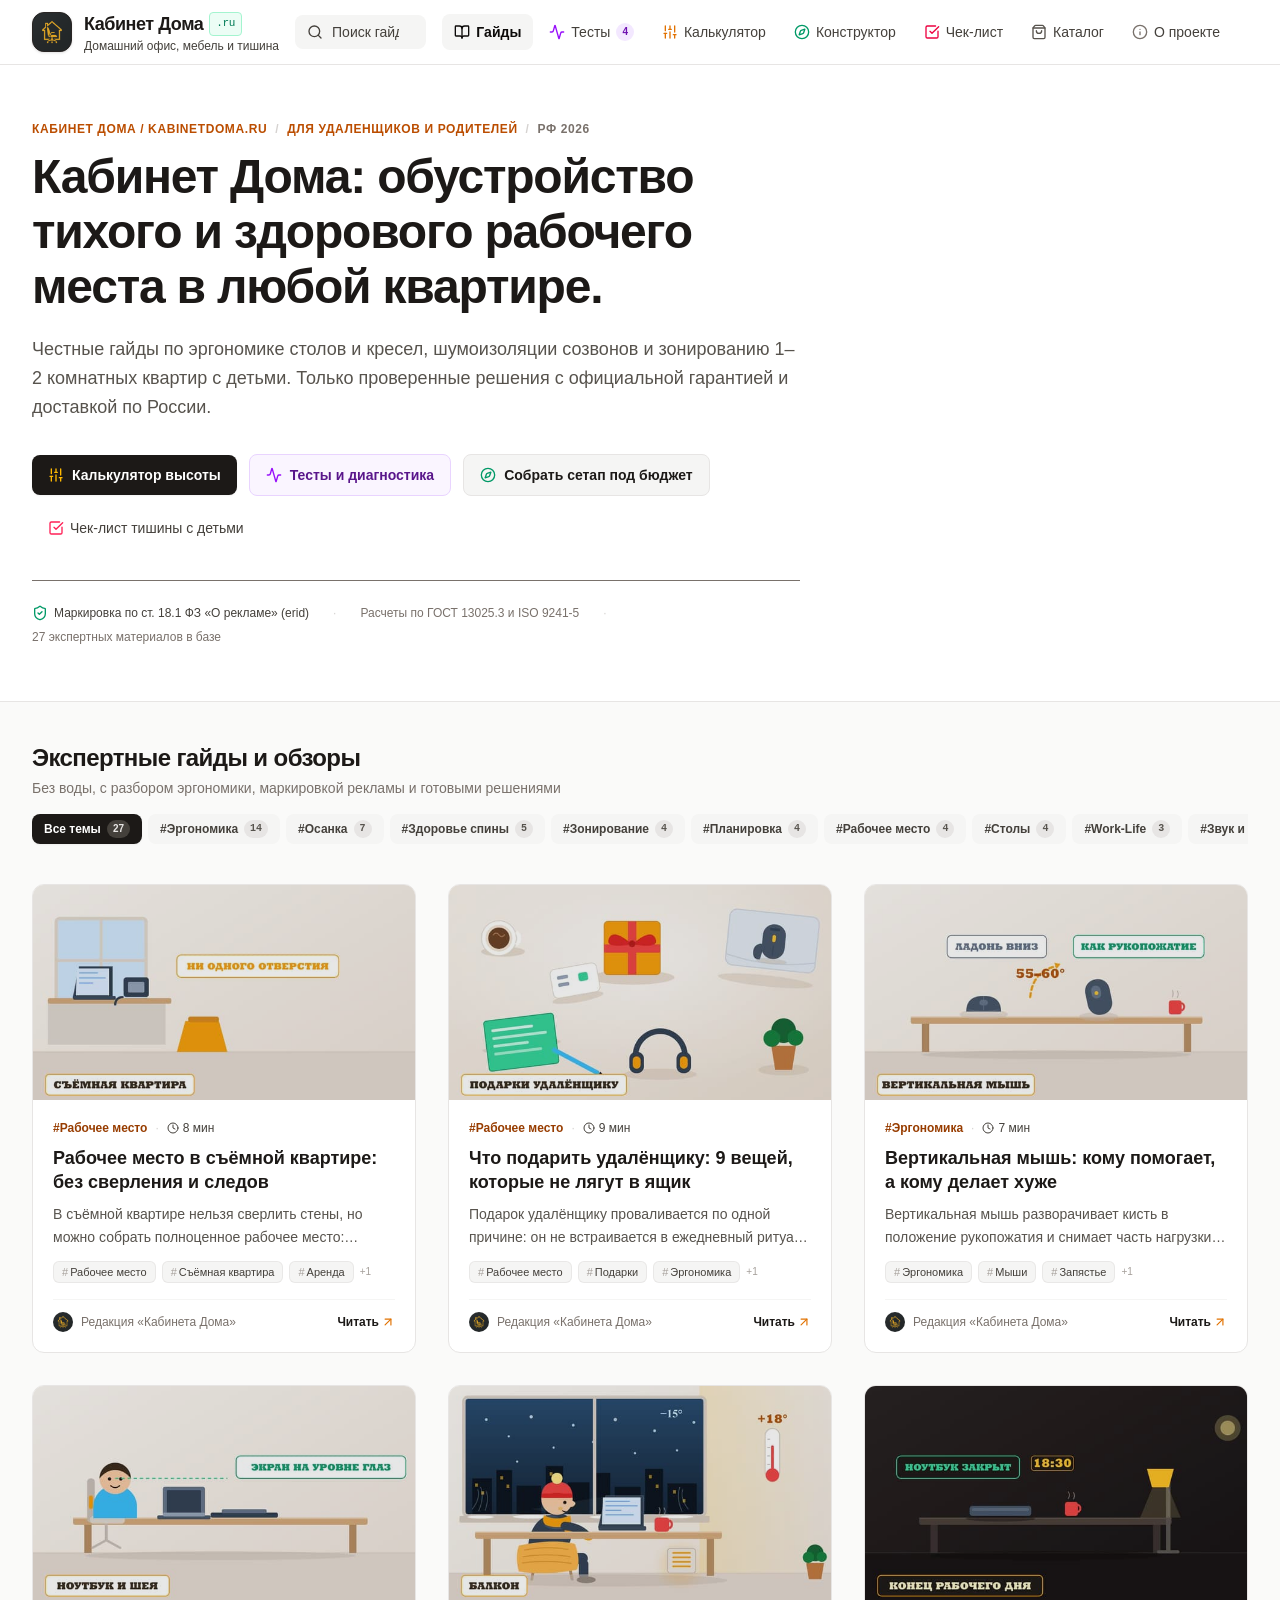
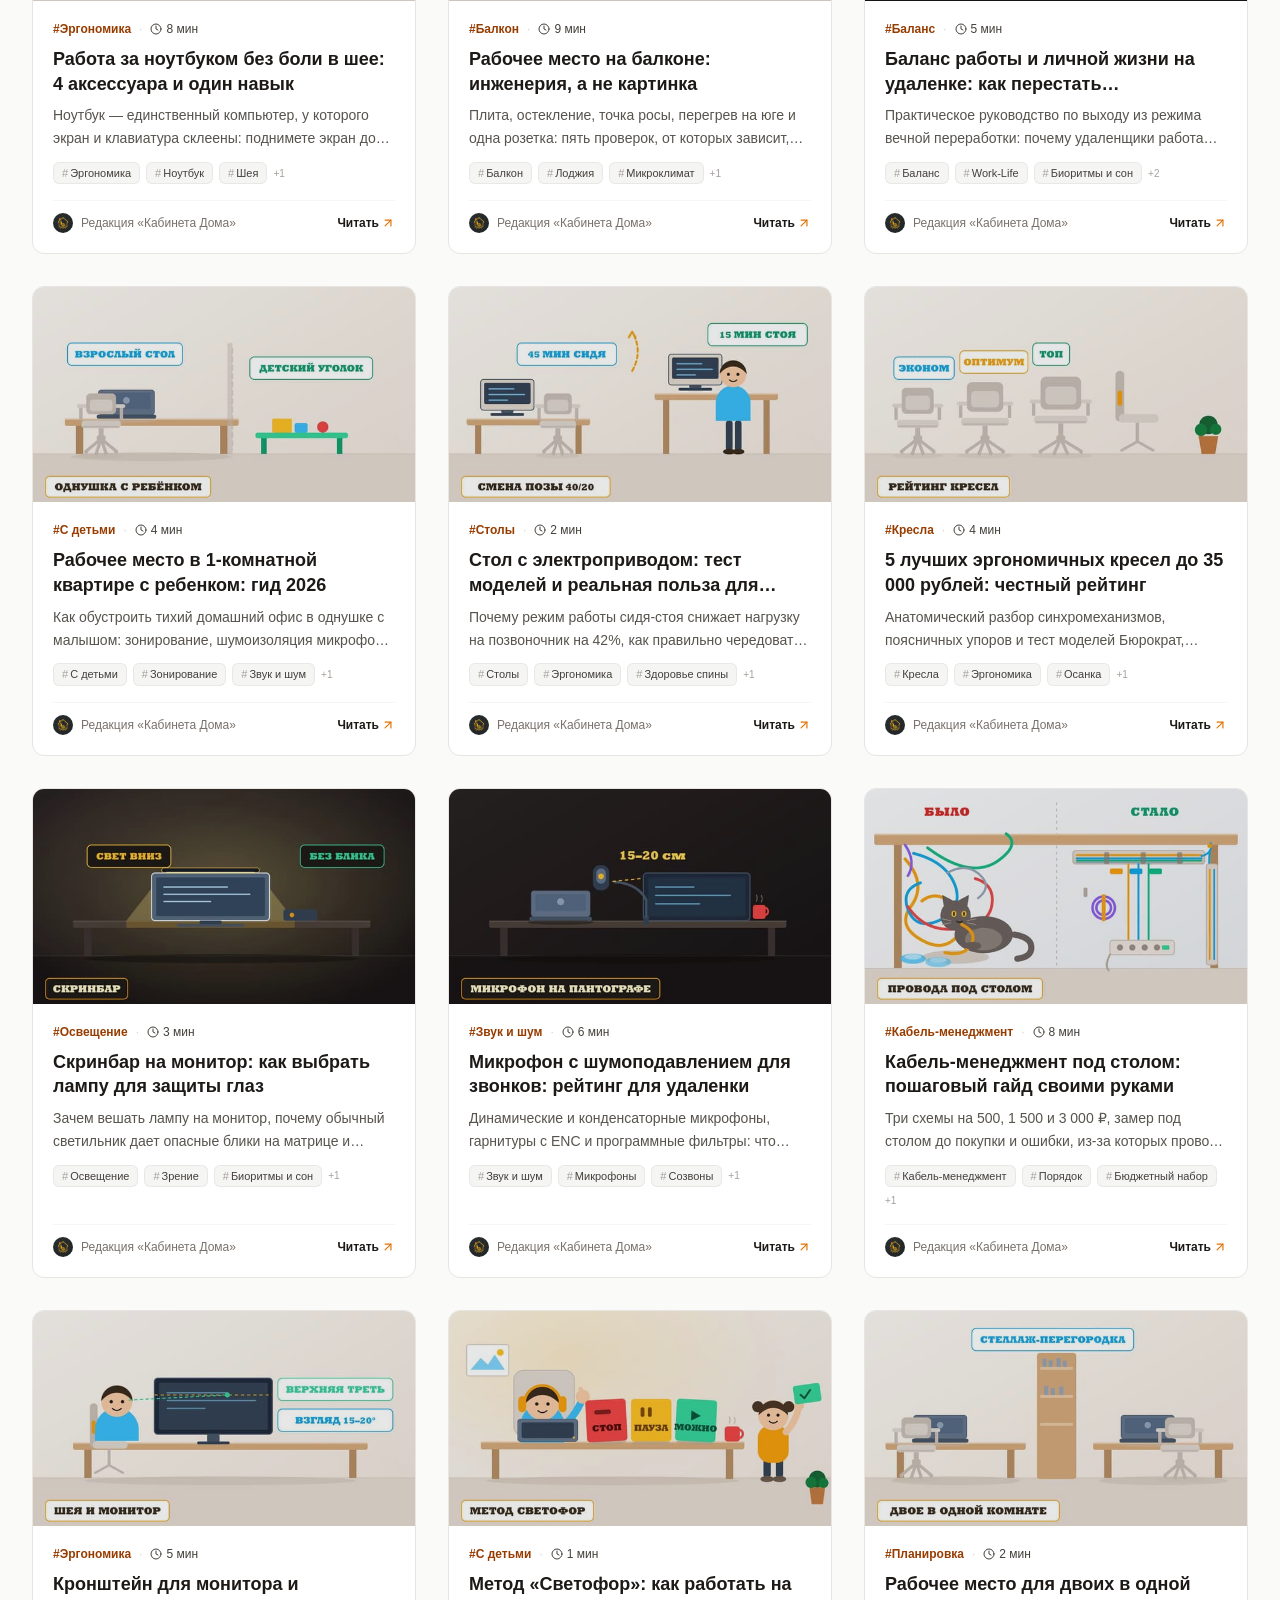
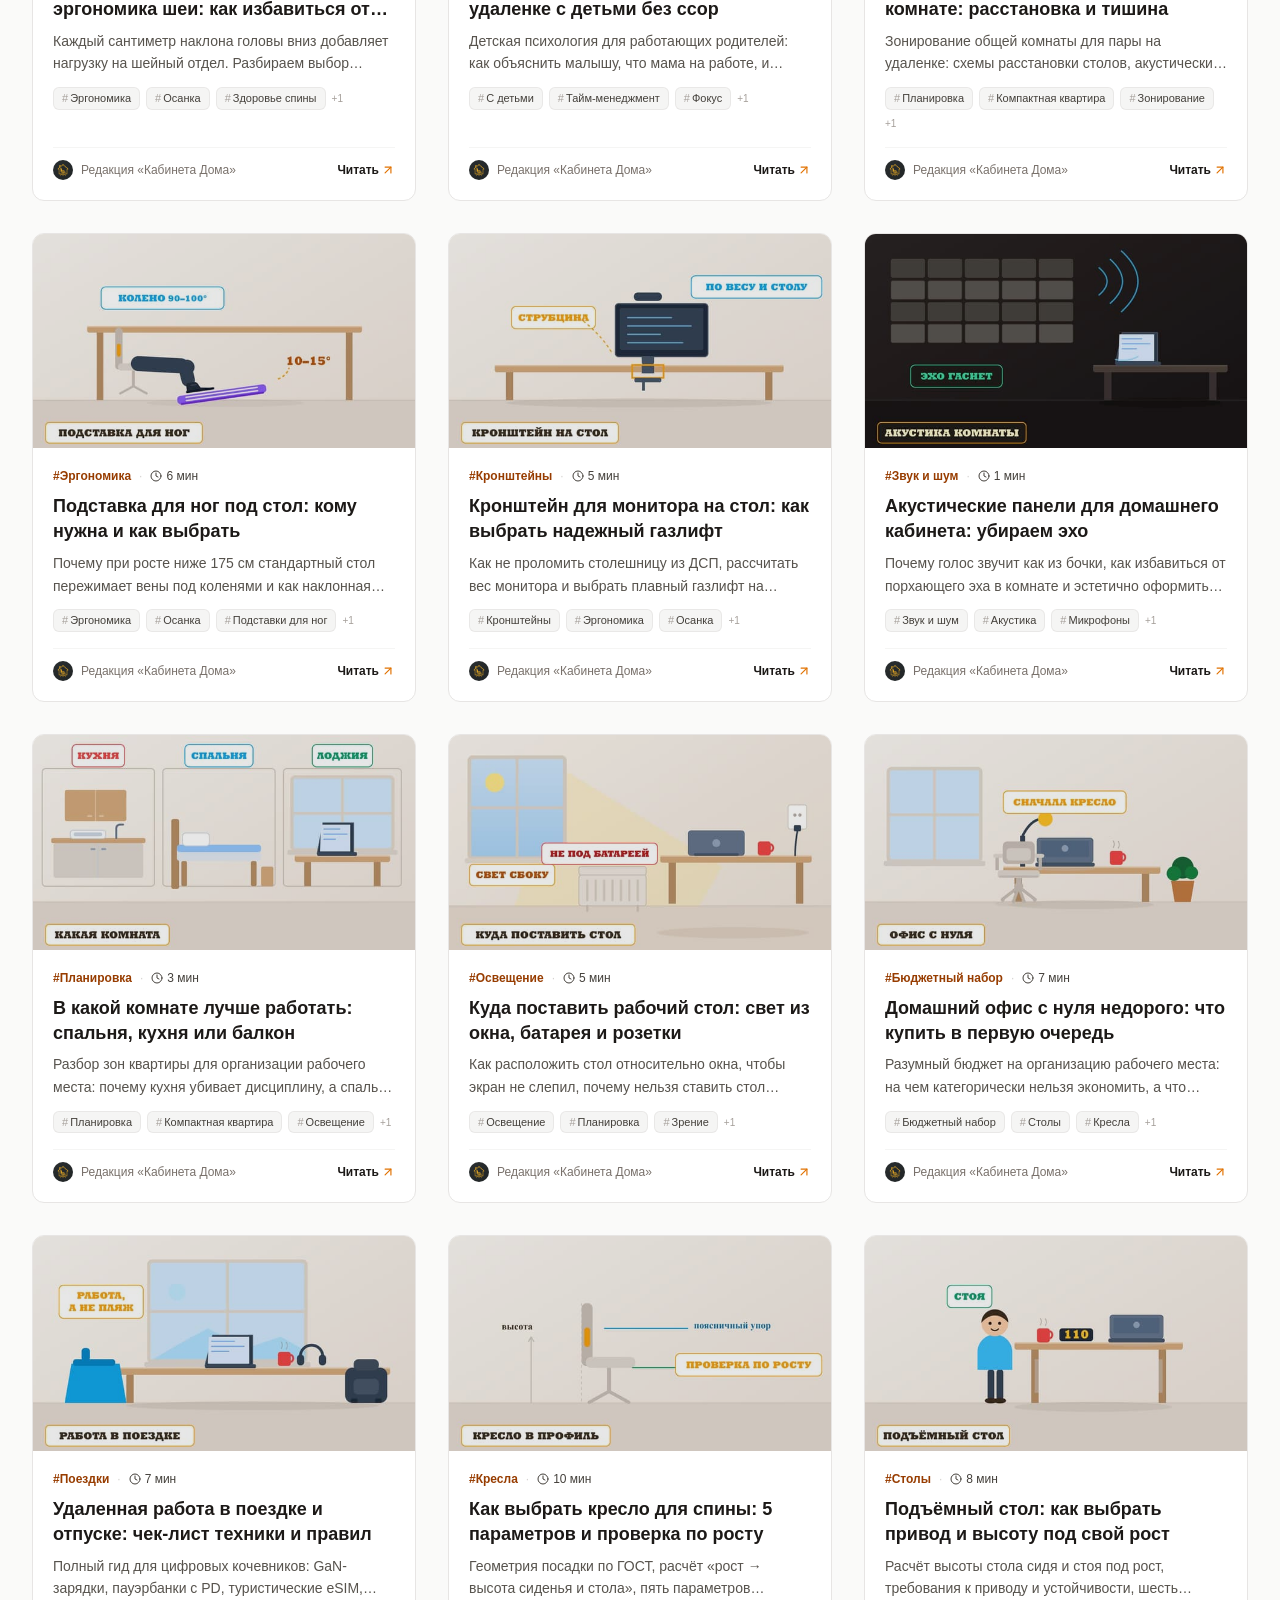
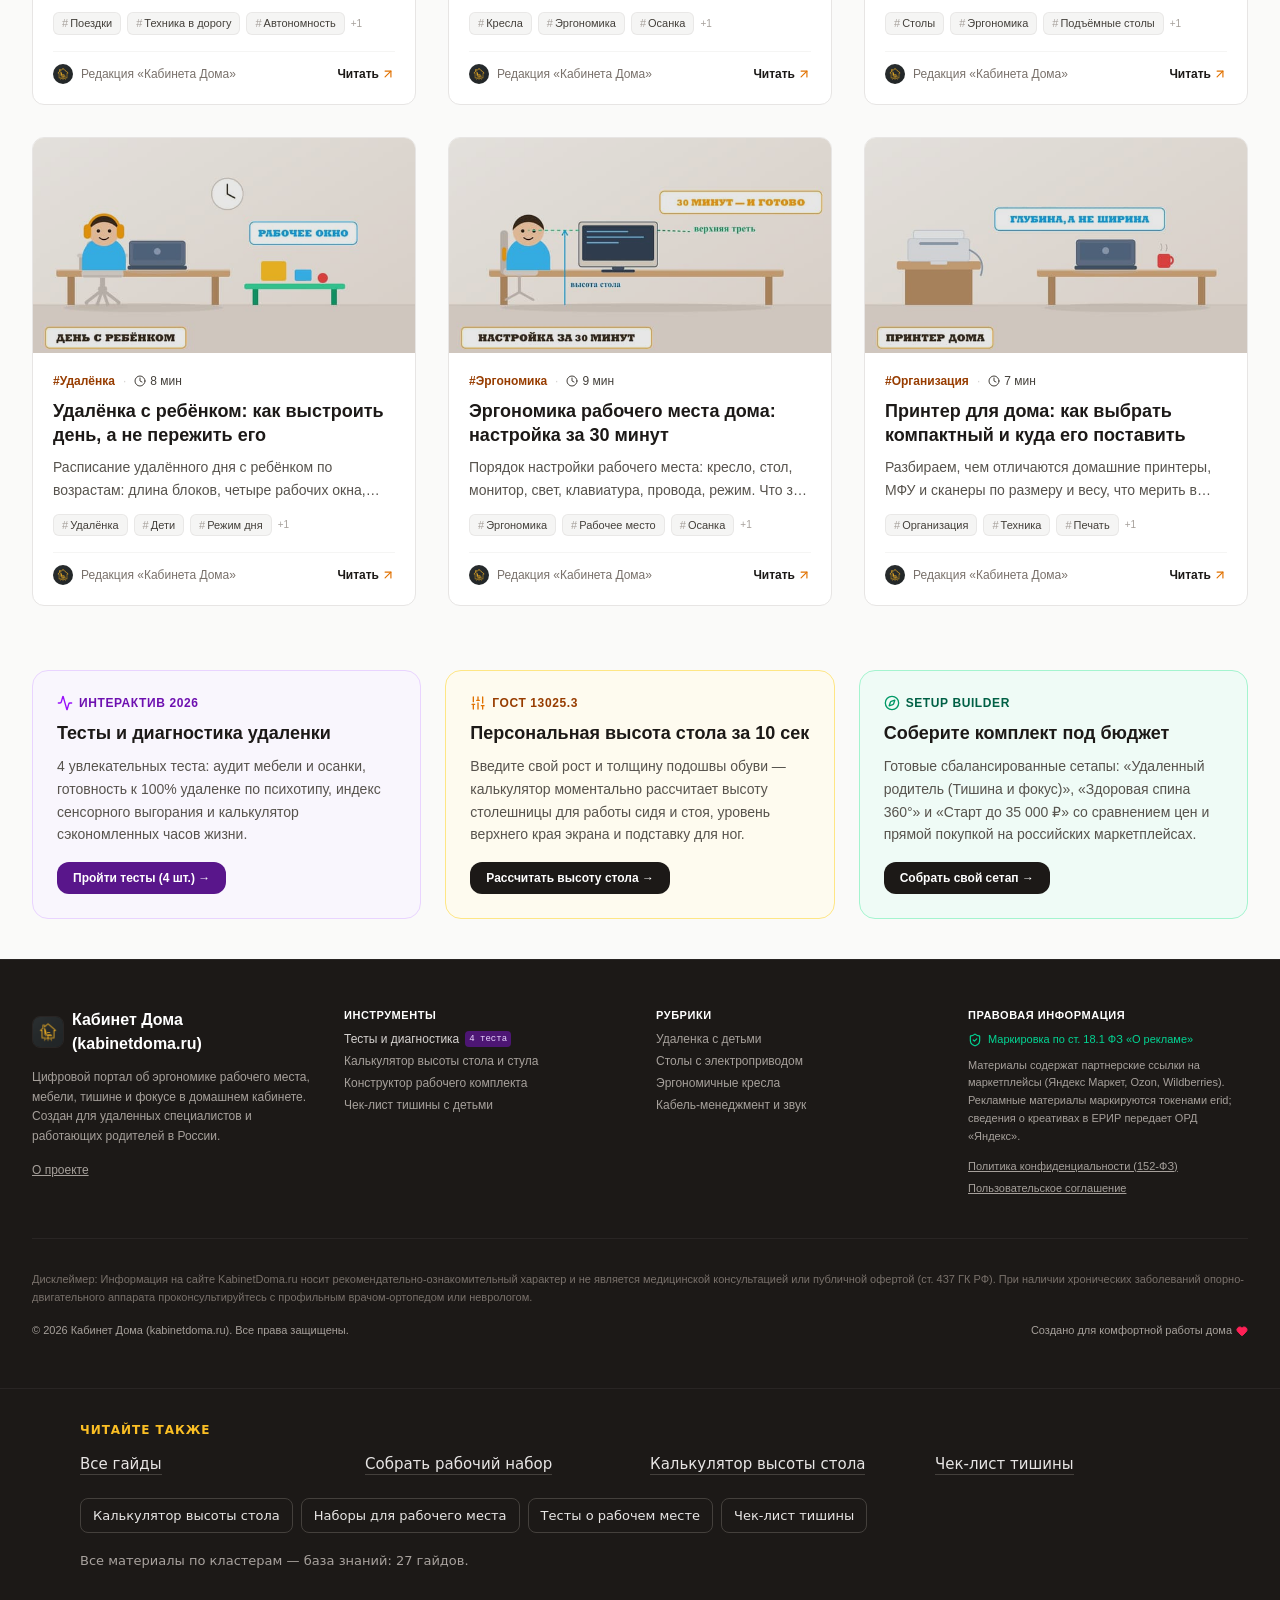
<file: catalog/index.html>
<!DOCTYPE html>
<html lang="ru" class="scroll-smooth"><head>
    <meta name="mitgo-verification" content="2ab007de-ae48-4bfa-b8aa-21a9992758fb">
    <meta charset="UTF-8">
    <meta http-equiv="Content-Security-Policy" content="default-src 'self'; script-src 'self'; style-src 'self' 'unsafe-inline'; img-src 'self' data:; font-src 'self'; connect-src 'self'; object-src 'none'; base-uri 'self'; form-action 'self'; frame-src 'none'">
    <meta name="referrer" content="strict-origin-when-cross-origin">
    <meta name="viewport" content="width=device-width, initial-scale=1.0">
    <meta name="theme-color" content="#fafaf9">
    <!-- Favicon & Icons -->
    <link rel="icon" type="image/svg+xml" href="/favicon.svg">
    <link rel="icon" type="image/png" sizes="32x32" href="/favicon-32.png">
    <link rel="apple-touch-icon" sizes="180x180" href="/apple-touch-icon.png">
    
    <!-- OpenGraph / Social Cards -->
    <meta property="og:type" content="website">
    <meta property="og:site_name" content="Кабинет Дома (KabinetDoma.ru)">
    <meta property="og:locale" content="ru_RU">
    <meta name="twitter:card" content="summary_large_image">
    <!-- Robots and indexing -->
    <meta name="robots" content="index, follow">
    <!-- Fonts -->
    <!-- Yandex Webmaster Verification -->
    <meta name="yandex-verification" content="f90ccbe3e80e4f97">
    <meta name="yandex-distribution-verification" content="4z6mlgyzcx5v4d6k">

    <!-- Schema.org JSON-LD Structured Data -->
    <script type="application/ld+json">
    {
      "@context": "https://schema.org",
      "@graph": [
        {
          "@type": "WebSite",
          "@id": "https://kabinetdoma.ru/#website",
          "url": "https://kabinetdoma.ru",
          "name": "Кабинет Дома",
          "alternateName": "KabinetDoma.ru",
          "description": "Портал по эргономике рабочего места и продуктивности в домашнем кабинете",
          "inLanguage": "ru-RU"
        },
        {
          "@type": "Organization",
          "@id": "https://kabinetdoma.ru/#organization",
          "name": "Кабинет Дома Media",
          "url": "https://kabinetdoma.ru",
          "logo": "https://kabinetdoma.ru/logo.png"
        }
      ]
    }
    </script>
    <script type="module" crossorigin="" src="/assets/index.js"></script>
    <link rel="stylesheet" crossorigin="" href="/assets/index.css">
    <title>Каталог товаров для домашнего кабинета: 51 позиция без цен</title>
    <meta name="description" content="Столы, кресла, свет, звук, кронштейны и техника из наших гайдов: 51 позиция с маркировкой «Реклама» и ссылкой на магазин. Цены не печатаем — сверяйте у продавца." />
    <link rel="canonical" href="https://kabinetdoma.ru/catalog/" />
    <meta property="og:title" content="Каталог товаров для домашнего кабинета: 51 позиция без цен" />
    <meta property="og:description" content="Столы, кресла, свет, звук, кронштейны и техника из наших гайдов: 51 позиция с маркировкой «Реклама» и ссылкой на магазин. Цены не печатаем — сверяйте у продавца." />
    <meta property="og:url" content="https://kabinetdoma.ru/catalog/" />
    <meta property="og:image" content="https://kabinetdoma.ru/og-image.jpg" />
    <meta property="og:image:width" content="1200">
    <meta property="og:image:height" content="630">
    <meta name="twitter:title" content="Каталог товаров для домашнего кабинета: 51 позиция без цен" />
    <meta name="twitter:description" content="Столы, кресла, свет, звук, кронштейны и техника из наших гайдов: 51 позиция с маркировкой «Реклама» и ссылкой на магазин. Цены не печатаем — сверяйте у продавца." />
    <meta name="twitter:image" content="https://kabinetdoma.ru/og-image.jpg" />
<!-- kd-seo -->
    <script type="application/ld+json">{"@context":"https://schema.org","@graph":[{"@type":"WebPage","@id":"https://kabinetdoma.ru/catalog/#webpage","url":"https://kabinetdoma.ru/catalog/","name":"Каталог товаров для домашнего кабинета: 51 позиция без цен","description":"Столы, кресла, свет, звук, кронштейны и техника из наших гайдов: 51 позиция с маркировкой «Реклама» и ссылкой на магазин. Цены не печатаем — сверяйте у продавца.","inLanguage":"ru-RU","isPartOf":{"@id":"https://kabinetdoma.ru/#website"},"breadcrumb":{"@id":"https://kabinetdoma.ru/catalog/#breadcrumbs"}},{"@type":"BreadcrumbList","@id":"https://kabinetdoma.ru/catalog/#breadcrumbs","itemListElement":[{"@type":"ListItem","position":1,"name":"Главная","item":"https://kabinetdoma.ru/"},{"@type":"ListItem","position":2,"name":"Товары, которые мы разбираем в статьях","item":"https://kabinetdoma.ru/catalog/"}]}]}</script>
    <!-- /kd-seo -->
  </head>
  <body class="bg-stone-50 text-stone-900 antialiased selection:bg-amber-100 selection:text-amber-900">
    <!-- Yandex.Distribution verification: 4z6mlgyzcx5v4d6k -->
    <span style="display:none" aria-hidden="true">4z6mlgyzcx5v4d6k</span>

    <!-- Yandex.Metrika noscript fallback -->
    <div id="root"><div class="min-h-screen flex flex-col bg-stone-50 text-stone-900 selection:bg-amber-100 selection:text-amber-900"><a href="#main" class="sr-only focus:not-sr-only focus:absolute focus:top-2 focus:left-2 focus:z-50 focus:px-4 focus:py-2 focus:bg-stone-900 focus:text-white focus:rounded-lg focus:font-semibold">Перейти к содержанию</a><header class="sticky top-0 z-40 bg-white/95 backdrop-blur-md border-b border-stone-200"><div class="max-w-7xl mx-auto px-4 sm:px-6 lg:px-8"><div class="flex items-center justify-between h-16 gap-4"><a href="/" class="flex items-center gap-3 cursor-pointer group select-none flex-shrink-0 no-underline"><div class="w-10 h-10 rounded-xl overflow-hidden bg-stone-900 border border-stone-800 shadow-sm flex items-center justify-center flex-shrink-0 group-hover:scale-105 transition-transform"><img sizes="48px" srcset="/logo-64.png 64w, /logo-128.png 128w, /logo.png 512w" loading="lazy" alt="Кабинет Дома" class="w-full h-full object-cover" width="512" height="512" src="/logo.png"></div><div><div class="font-bold text-lg tracking-tight text-stone-900 group-hover:text-amber-700 transition-colors flex items-center gap-1.5">Кабинет Дома<span class="text-[11px] font-mono font-medium text-emerald-700 bg-emerald-50 px-1.5 py-0.5 rounded border border-emerald-200">.ru</span></div><p class="text-xs text-stone-700 hidden sm:block">Домашний офис, мебель и тишина</p></div></a><div class="hidden md:flex items-center relative flex-1 max-w-xs lg:max-w-sm"><svg xmlns="http://www.w3.org/2000/svg" width="24" height="24" viewBox="0 0 24 24" fill="none" stroke="currentColor" stroke-width="2" stroke-linecap="round" stroke-linejoin="round" class="lucide lucide-search w-4 h-4 text-stone-700 absolute left-3 pointer-events-none" aria-hidden="true"><path d="m21 21-4.34-4.34"></path><circle cx="11" cy="11" r="8"></circle></svg><input placeholder="Поиск гайдов, столов, кресел..." aria-label="Поиск по статьям" class="w-full pl-9 pr-3 py-1.5 text-sm bg-stone-100 hover:bg-stone-150 focus:bg-white border border-transparent focus:border-amber-400 rounded-lg outline-none transition-all placeholder:text-stone-700" type="search" value=""></div><nav class="hidden lg:flex items-center gap-1 text-sm font-medium text-stone-700"><button class="px-3 py-2 rounded-lg transition-colors flex items-center gap-1.5 hover:text-stone-900 hover:bg-stone-50"><svg xmlns="http://www.w3.org/2000/svg" width="24" height="24" viewBox="0 0 24 24" fill="none" stroke="currentColor" stroke-width="2" stroke-linecap="round" stroke-linejoin="round" class="lucide lucide-book-open w-4 h-4" aria-hidden="true"><path d="M12 7v14"></path><path d="M3 18a1 1 0 0 1-1-1V4a1 1 0 0 1 1-1h5a4 4 0 0 1 4 4 4 4 0 0 1 4-4h5a1 1 0 0 1 1 1v13a1 1 0 0 1-1 1h-6a3 3 0 0 0-3 3 3 3 0 0 0-3-3z"></path></svg>Гайды</button><button class="px-3 py-2 rounded-lg transition-colors flex items-center gap-1.5 hover:text-stone-900 hover:bg-stone-50"><svg xmlns="http://www.w3.org/2000/svg" width="24" height="24" viewBox="0 0 24 24" fill="none" stroke="currentColor" stroke-width="2" stroke-linecap="round" stroke-linejoin="round" class="lucide lucide-activity w-4 h-4 text-purple-600" aria-hidden="true"><path d="M22 12h-2.48a2 2 0 0 0-1.93 1.46l-2.35 8.36a.25.25 0 0 1-.48 0L9.24 2.18a.25.25 0 0 0-.48 0l-2.35 8.36A2 2 0 0 1 4.49 12H2"></path></svg><span>Тесты</span><span class="text-[10px] font-bold px-1.5 py-0.5 bg-purple-100 text-purple-800 rounded-full">4</span></button><button class="px-3 py-2 rounded-lg transition-colors flex items-center gap-1.5 hover:text-stone-900 hover:bg-stone-50"><svg xmlns="http://www.w3.org/2000/svg" width="24" height="24" viewBox="0 0 24 24" fill="none" stroke="currentColor" stroke-width="2" stroke-linecap="round" stroke-linejoin="round" class="lucide lucide-sliders-vertical w-4 h-4 text-amber-600" aria-hidden="true"><path d="M10 8h4"></path><path d="M12 21v-9"></path><path d="M12 8V3"></path><path d="M17 16h4"></path><path d="M19 12V3"></path><path d="M19 21v-5"></path><path d="M3 14h4"></path><path d="M5 10V3"></path><path d="M5 21v-7"></path></svg>Калькулятор</button><button class="px-3 py-2 rounded-lg transition-colors flex items-center gap-1.5 hover:text-stone-900 hover:bg-stone-50"><svg xmlns="http://www.w3.org/2000/svg" width="24" height="24" viewBox="0 0 24 24" fill="none" stroke="currentColor" stroke-width="2" stroke-linecap="round" stroke-linejoin="round" class="lucide lucide-compass w-4 h-4 text-emerald-600" aria-hidden="true"><path d="m16.24 7.76-1.804 5.411a2 2 0 0 1-1.265 1.265L7.76 16.24l1.804-5.411a2 2 0 0 1 1.265-1.265z"></path><circle cx="12" cy="12" r="10"></circle></svg>Конструктор</button><button class="px-3 py-2 rounded-lg transition-colors flex items-center gap-1.5 hover:text-stone-900 hover:bg-stone-50"><svg xmlns="http://www.w3.org/2000/svg" width="24" height="24" viewBox="0 0 24 24" fill="none" stroke="currentColor" stroke-width="2" stroke-linecap="round" stroke-linejoin="round" class="lucide lucide-square-check-big w-4 h-4 text-rose-600" aria-hidden="true"><path d="M21 10.656V19a2 2 0 0 1-2 2H5a2 2 0 0 1-2-2V5a2 2 0 0 1 2-2h12.344"></path><path d="m9 11 3 3L22 4"></path></svg>Чек-лист</button><button class="px-3 py-2 rounded-lg transition-colors flex items-center gap-1.5 text-stone-950 bg-stone-100 font-semibold"><svg xmlns="http://www.w3.org/2000/svg" width="24" height="24" viewBox="0 0 24 24" fill="none" stroke="currentColor" stroke-width="2" stroke-linecap="round" stroke-linejoin="round" class="lucide lucide-shopping-bag w-4 h-4 text-stone-600" aria-hidden="true"><path d="M16 10a4 4 0 0 1-8 0"></path><path d="M3.103 6.034h17.794"></path><path d="M3.4 5.467a2 2 0 0 0-.4 1.2V20a2 2 0 0 0 2 2h14a2 2 0 0 0 2-2V6.667a2 2 0 0 0-.4-1.2l-2-2.667A2 2 0 0 0 17 2H7a2 2 0 0 0-1.6.8z"></path></svg>Каталог</button><button class="px-3 py-2 rounded-lg transition-colors flex items-center gap-1.5 hover:text-stone-900 hover:bg-stone-50"><svg xmlns="http://www.w3.org/2000/svg" width="24" height="24" viewBox="0 0 24 24" fill="none" stroke="currentColor" stroke-width="2" stroke-linecap="round" stroke-linejoin="round" class="lucide lucide-info w-4 h-4 text-stone-500" aria-hidden="true"><circle cx="12" cy="12" r="10"></circle><path d="M12 16v-4"></path><path d="M12 8h.01"></path></svg>О проекте</button></nav><div class="flex items-center gap-2"><button class="lg:hidden p-2 rounded-lg text-stone-600 hover:bg-stone-100 transition-colors" aria-label="Меню навигации"><svg xmlns="http://www.w3.org/2000/svg" width="24" height="24" viewBox="0 0 24 24" fill="none" stroke="currentColor" stroke-width="2" stroke-linecap="round" stroke-linejoin="round" class="lucide lucide-menu w-5 h-5" aria-hidden="true"><path d="M4 5h16"></path><path d="M4 12h16"></path><path d="M4 19h16"></path></svg></button></div></div></div></header><main id="main" class="flex-1"><div class="max-w-7xl mx-auto px-4 sm:px-6 lg:px-8 py-10"><header class="mb-8"><div class="text-xs font-mono uppercase tracking-wider text-amber-800 mb-2 flex items-center gap-1.5"><svg xmlns="http://www.w3.org/2000/svg" width="24" height="24" viewBox="0 0 24 24" fill="none" stroke="currentColor" stroke-width="2" stroke-linecap="round" stroke-linejoin="round" class="lucide lucide-shopping-bag w-4 h-4" aria-hidden="true"><path d="M16 10a4 4 0 0 1-8 0"></path><path d="M3.103 6.034h17.794"></path><path d="M3.4 5.467a2 2 0 0 0-.4 1.2V20a2 2 0 0 0 2 2h14a2 2 0 0 0 2-2V6.667a2 2 0 0 0-.4-1.2l-2-2.667A2 2 0 0 0 17 2H7a2 2 0 0 0-1.6.8z"></path></svg>Каталог · 51 товаров</div><h1 class="text-2xl sm:text-3xl font-bold text-stone-900 mb-3">Товары, которые мы разбираем в статьях</h1><p class="text-sm sm:text-base text-stone-600 leading-relaxed max-w-3xl">Здесь собраны позиции из гайдов и подборок «Кабинета Дома»: кресла и столы, свет и звук, кронштейны и мелочи для порядка на столе. Цены и наличие меняются каждый день, поэтому мы их не печатаем — откройте карточку магазина и сверьте условия у продавца.</p></header><div class="flex flex-col lg:flex-row lg:items-center justify-between gap-4 mb-6 pb-6 border-b border-stone-200"><div class="flex flex-wrap gap-2"><button type="button" aria-pressed="true" aria-label="Все товары, 51" class="px-3 py-1.5 text-xs font-semibold rounded-lg border transition-colors cursor-pointer bg-stone-900 text-white border-stone-900">Все</button><button type="button" aria-pressed="false" aria-label="Столы, товаров: 3" class="px-3 py-1.5 text-xs font-semibold rounded-lg border transition-colors cursor-pointer bg-white text-stone-700 border-stone-200 hover:border-stone-400">Столы<span aria-hidden="true" class="ml-1.5 text-[10px] font-normal opacity-70">3</span></button><button type="button" aria-pressed="false" aria-label="Кресла и опора, товаров: 10" class="px-3 py-1.5 text-xs font-semibold rounded-lg border transition-colors cursor-pointer bg-white text-stone-700 border-stone-200 hover:border-stone-400">Кресла и опора<span aria-hidden="true" class="ml-1.5 text-[10px] font-normal opacity-70">10</span></button><button type="button" aria-pressed="false" aria-label="Свет, товаров: 3" class="px-3 py-1.5 text-xs font-semibold rounded-lg border transition-colors cursor-pointer bg-white text-stone-700 border-stone-200 hover:border-stone-400">Свет<span aria-hidden="true" class="ml-1.5 text-[10px] font-normal opacity-70">3</span></button><button type="button" aria-pressed="false" aria-label="Звук и камера, товаров: 6" class="px-3 py-1.5 text-xs font-semibold rounded-lg border transition-colors cursor-pointer bg-white text-stone-700 border-stone-200 hover:border-stone-400">Звук и камера<span aria-hidden="true" class="ml-1.5 text-[10px] font-normal opacity-70">6</span></button><button type="button" aria-pressed="false" aria-label="Мониторы и крепления, товаров: 4" class="px-3 py-1.5 text-xs font-semibold rounded-lg border transition-colors cursor-pointer bg-white text-stone-700 border-stone-200 hover:border-stone-400">Мониторы и крепления<span aria-hidden="true" class="ml-1.5 text-[10px] font-normal opacity-70">4</span></button><button type="button" aria-pressed="false" aria-label="Принадлежности для стола, товаров: 8" class="px-3 py-1.5 text-xs font-semibold rounded-lg border transition-colors cursor-pointer bg-white text-stone-700 border-stone-200 hover:border-stone-400">Принадлежности для стола<span aria-hidden="true" class="ml-1.5 text-[10px] font-normal opacity-70">8</span></button><button type="button" aria-pressed="false" aria-label="Техника и подключение, товаров: 17" class="px-3 py-1.5 text-xs font-semibold rounded-lg border transition-colors cursor-pointer bg-white text-stone-700 border-stone-200 hover:border-stone-400">Техника и подключение<span aria-hidden="true" class="ml-1.5 text-[10px] font-normal opacity-70">17</span></button></div><button type="button" class="self-start lg:self-auto inline-flex items-center gap-2 px-3 py-1.5 text-xs font-semibold text-stone-700 bg-white border border-stone-200 rounded-lg hover:border-stone-400 transition-colors cursor-pointer"><svg xmlns="http://www.w3.org/2000/svg" width="24" height="24" viewBox="0 0 24 24" fill="none" stroke="currentColor" stroke-width="2" stroke-linecap="round" stroke-linejoin="round" class="lucide lucide-arrow-down-az lucide-arrow-down-a-z w-4 h-4" aria-hidden="true"><path d="m3 16 4 4 4-4"></path><path d="M7 20V4"></path><path d="M20 8h-5"></path><path d="M15 10V6.5a2.5 2.5 0 0 1 5 0V10"></path><path d="M15 14h5l-5 6h5"></path></svg>По названию: А → Я</button></div><p class="text-xs text-stone-500 mb-6">Показано 51 из 51</p><div class="grid grid-cols-1 sm:grid-cols-2 lg:grid-cols-3 gap-6"><article class="bg-white rounded-xl border border-stone-200 p-5 flex flex-col justify-between"><div><div class="text-[11px] font-semibold uppercase tracking-wider text-amber-800 mb-2">Свет</div><h2 class="text-base font-bold text-stone-900 leading-snug mb-1">Бестеневая лампа на монитор Friendme (двойной свет)</h2><div class="text-xs text-stone-500 mb-3">Friendme</div></div><div><div class="flex items-center flex-wrap gap-2 mb-2"><a href="https://market.yandex.ru/cc/BbAEr7?erid=MvGzQC9JbZnS6fV7C3sRuijH" target="_blank" rel="noopener noreferrer sponsored" class="px-3 py-1.5 rounded-lg text-xs font-semibold bg-stone-900 hover:bg-stone-800 text-white transition-colors inline-flex items-center gap-1.5">Купить на Яндекс Маркете<svg xmlns="http://www.w3.org/2000/svg" width="24" height="24" viewBox="0 0 24 24" fill="none" stroke="currentColor" stroke-width="2" stroke-linecap="round" stroke-linejoin="round" class="lucide lucide-external-link w-3 h-3 text-amber-400" aria-hidden="true"><path d="M15 3h6v6"></path><path d="M10 14 21 3"></path><path d="M18 13v6a2 2 0 0 1-2 2H5a2 2 0 0 1-2-2V8a2 2 0 0 1 2-2h6"></path></svg></a></div><p class="text-[10px] text-stone-500 leading-snug"><span class="font-semibold text-stone-600">Реклама.</span> erid: MvGzQC9JbZnS6fV7C3sRuijH · ООО «Яндекс Маркет», ИНН 9704254424</p></div></article><article class="bg-white rounded-xl border border-stone-200 p-5 flex flex-col justify-between"><div><div class="text-[11px] font-semibold uppercase tracking-wider text-amber-800 mb-2">Кресла и опора</div><h2 class="text-base font-bold text-stone-900 leading-snug mb-1">Бюрократ KB-8 (Сетка, поясничный упор)</h2><div class="text-xs text-stone-500 mb-3">Бюрократ</div><p class="text-xs sm:text-sm text-stone-600 leading-relaxed mb-4 line-clamp-4">Бюджетное эргономичное кресло с дышащей спинкой и анатомическим поясничным валиком</p></div><div><div class="flex items-center flex-wrap gap-2 mb-2"><a href="https://market.yandex.ru/cc/BSwVfd?erid=5jtCeReNx12oak2szCiDy8n" target="_blank" rel="noopener noreferrer sponsored" class="px-3 py-1.5 rounded-lg text-xs font-semibold bg-stone-900 hover:bg-stone-800 text-white transition-colors inline-flex items-center gap-1.5">Купить на Яндекс Маркете<svg xmlns="http://www.w3.org/2000/svg" width="24" height="24" viewBox="0 0 24 24" fill="none" stroke="currentColor" stroke-width="2" stroke-linecap="round" stroke-linejoin="round" class="lucide lucide-external-link w-3 h-3 text-amber-400" aria-hidden="true"><path d="M15 3h6v6"></path><path d="M10 14 21 3"></path><path d="M18 13v6a2 2 0 0 1-2 2H5a2 2 0 0 1-2-2V8a2 2 0 0 1 2-2h6"></path></svg></a></div><p class="text-[10px] text-stone-500 leading-snug"><span class="font-semibold text-stone-600">Реклама.</span> erid: 5jtCeReNx12oak2szCiDy8n · ООО «Яндекс Маркет», ИНН 9704254424</p></div></article><article class="bg-white rounded-xl border border-stone-200 p-5 flex flex-col justify-between"><div><div class="text-[11px] font-semibold uppercase tracking-wider text-amber-800 mb-2">Звук и камера</div><h2 class="text-base font-bold text-stone-900 leading-snug mb-1">Веб-камера Logitech C922 Pro Stream (1080p, 60 fps)</h2><div class="text-xs text-stone-500 mb-3">Logitech</div></div><div><div class="flex items-center flex-wrap gap-2 mb-2"><a href="https://market.yandex.ru/cc/BStF8W?erid=5jtCeReNx12oak2szCdpMH9" target="_blank" rel="noopener noreferrer sponsored" class="px-3 py-1.5 rounded-lg text-xs font-semibold bg-stone-900 hover:bg-stone-800 text-white transition-colors inline-flex items-center gap-1.5">Купить на Яндекс Маркете<svg xmlns="http://www.w3.org/2000/svg" width="24" height="24" viewBox="0 0 24 24" fill="none" stroke="currentColor" stroke-width="2" stroke-linecap="round" stroke-linejoin="round" class="lucide lucide-external-link w-3 h-3 text-amber-400" aria-hidden="true"><path d="M15 3h6v6"></path><path d="M10 14 21 3"></path><path d="M18 13v6a2 2 0 0 1-2 2H5a2 2 0 0 1-2-2V8a2 2 0 0 1 2-2h6"></path></svg></a></div><p class="text-[10px] text-stone-500 leading-snug"><span class="font-semibold text-stone-600">Реклама.</span> erid: 5jtCeReNx12oak2szCdpMH9 · ООО «Яндекс Маркет», ИНН 9704254424</p></div></article><article class="bg-white rounded-xl border border-stone-200 p-5 flex flex-col justify-between"><div><div class="text-[11px] font-semibold uppercase tracking-wider text-amber-800 mb-2">Принадлежности для стола</div><h2 class="text-base font-bold text-stone-900 leading-snug mb-1">Вертикальная беспроводная мышь Delux M618DB</h2><div class="text-xs text-stone-500 mb-3">Delux</div><p class="text-xs sm:text-sm text-stone-600 leading-relaxed mb-4 line-clamp-4">Естественный хват «рукопожатие» 57° — защита кисти от туннельного синдрома запястья</p></div><div><div class="flex items-center flex-wrap gap-2 mb-2"><a href="https://market.yandex.ru/cc/BStAnW?erid=5jtCeReNx12oak2szCdp26v" target="_blank" rel="noopener noreferrer sponsored" class="px-3 py-1.5 rounded-lg text-xs font-semibold bg-stone-900 hover:bg-stone-800 text-white transition-colors inline-flex items-center gap-1.5">Купить на Яндекс Маркете<svg xmlns="http://www.w3.org/2000/svg" width="24" height="24" viewBox="0 0 24 24" fill="none" stroke="currentColor" stroke-width="2" stroke-linecap="round" stroke-linejoin="round" class="lucide lucide-external-link w-3 h-3 text-amber-400" aria-hidden="true"><path d="M15 3h6v6"></path><path d="M10 14 21 3"></path><path d="M18 13v6a2 2 0 0 1-2 2H5a2 2 0 0 1-2-2V8a2 2 0 0 1 2-2h6"></path></svg></a></div><p class="text-[10px] text-stone-500 leading-snug"><span class="font-semibold text-stone-600">Реклама.</span> erid: 5jtCeReNx12oak2szCdp26v · ООО «Яндекс Маркет», ИНН 9704254424</p></div></article><article class="bg-white rounded-xl border border-stone-200 p-5 flex flex-col justify-between"><div><div class="text-[11px] font-semibold uppercase tracking-wider text-amber-800 mb-2">Техника и подключение</div><h2 class="text-base font-bold text-stone-900 leading-snug mb-1">Выдвижной блок Inrior 3×EU (RUFH 80)</h2><div class="text-xs text-stone-500 mb-3">Inrior</div><p class="text-xs sm:text-sm text-stone-600 leading-relaxed mb-4 line-clamp-4">Три розетки на 45° в корпусе под врезку: кабели не упираются в столешницу.</p></div><div><div class="flex items-center flex-wrap gap-2 mb-2"><a href="https://market.yandex.ru/cc/BUK9Da?erid=5jtCeReNx12oak2tUX3Gj4g" target="_blank" rel="noopener noreferrer sponsored" class="px-3 py-1.5 rounded-lg text-xs font-semibold bg-stone-900 hover:bg-stone-800 text-white transition-colors inline-flex items-center gap-1.5">Купить на Яндекс Маркете<svg xmlns="http://www.w3.org/2000/svg" width="24" height="24" viewBox="0 0 24 24" fill="none" stroke="currentColor" stroke-width="2" stroke-linecap="round" stroke-linejoin="round" class="lucide lucide-external-link w-3 h-3 text-amber-400" aria-hidden="true"><path d="M15 3h6v6"></path><path d="M10 14 21 3"></path><path d="M18 13v6a2 2 0 0 1-2 2H5a2 2 0 0 1-2-2V8a2 2 0 0 1 2-2h6"></path></svg></a></div><p class="text-[10px] text-stone-500 leading-snug"><span class="font-semibold text-stone-600">Реклама.</span> erid: 5jtCeReNx12oak2tUX3Gj4g · ООО «Яндекс Маркет», ИНН 9704254424</p></div></article><article class="bg-white rounded-xl border border-stone-200 p-5 flex flex-col justify-between"><div><div class="text-[11px] font-semibold uppercase tracking-wider text-amber-800 mb-2">Техника и подключение</div><h2 class="text-base font-bold text-stone-900 leading-snug mb-1">Выдвижной розеточный блок 2×EU + 2×USB</h2><p class="text-xs sm:text-sm text-stone-600 leading-relaxed mb-4 line-clamp-4">Врезной блок в столешницу: две розетки и два USB, прячется заподлицо.</p></div><div><div class="flex items-center flex-wrap gap-2 mb-2"><a href="https://market.yandex.ru/cc/BUK7vQ?erid=5jtCeReNx12oak2tUX3GizG" target="_blank" rel="noopener noreferrer sponsored" class="px-3 py-1.5 rounded-lg text-xs font-semibold bg-stone-900 hover:bg-stone-800 text-white transition-colors inline-flex items-center gap-1.5">Купить на Яндекс Маркете<svg xmlns="http://www.w3.org/2000/svg" width="24" height="24" viewBox="0 0 24 24" fill="none" stroke="currentColor" stroke-width="2" stroke-linecap="round" stroke-linejoin="round" class="lucide lucide-external-link w-3 h-3 text-amber-400" aria-hidden="true"><path d="M15 3h6v6"></path><path d="M10 14 21 3"></path><path d="M18 13v6a2 2 0 0 1-2 2H5a2 2 0 0 1-2-2V8a2 2 0 0 1 2-2h6"></path></svg></a></div><p class="text-[10px] text-stone-500 leading-snug"><span class="font-semibold text-stone-600">Реклама.</span> erid: 5jtCeReNx12oak2tUX3GizG · ООО «Яндекс Маркет», ИНН 9704254424</p></div></article><article class="bg-white rounded-xl border border-stone-200 p-5 flex flex-col justify-between"><div><div class="text-[11px] font-semibold uppercase tracking-wider text-amber-800 mb-2">Техника и подключение</div><h2 class="text-base font-bold text-stone-900 leading-snug mb-1">Док-станция Lenovo 40AY0090CN (USB-C)</h2><div class="text-xs text-stone-500 mb-3">Lenovo</div><p class="text-xs sm:text-sm text-stone-600 leading-relaxed mb-4 line-clamp-4">USB-C-док под ноутбуки ThinkPad: питание, сеть и внешний монитор.</p></div><div><div class="flex items-center flex-wrap gap-2 mb-2"><a href="https://market.yandex.ru/cc/BUJfFy?erid=5jtCeReNx12oak2tUX3G3Zr" target="_blank" rel="noopener noreferrer sponsored" class="px-3 py-1.5 rounded-lg text-xs font-semibold bg-stone-900 hover:bg-stone-800 text-white transition-colors inline-flex items-center gap-1.5">Купить на Яндекс Маркете<svg xmlns="http://www.w3.org/2000/svg" width="24" height="24" viewBox="0 0 24 24" fill="none" stroke="currentColor" stroke-width="2" stroke-linecap="round" stroke-linejoin="round" class="lucide lucide-external-link w-3 h-3 text-amber-400" aria-hidden="true"><path d="M15 3h6v6"></path><path d="M10 14 21 3"></path><path d="M18 13v6a2 2 0 0 1-2 2H5a2 2 0 0 1-2-2V8a2 2 0 0 1 2-2h6"></path></svg></a></div><p class="text-[10px] text-stone-500 leading-snug"><span class="font-semibold text-stone-600">Реклама.</span> erid: 5jtCeReNx12oak2tUX3G3Zr · ООО «Яндекс Маркет», ИНН 9704254424</p></div></article><article class="bg-white rounded-xl border border-stone-200 p-5 flex flex-col justify-between"><div><div class="text-[11px] font-semibold uppercase tracking-wider text-amber-800 mb-2">Техника и подключение</div><h2 class="text-base font-bold text-stone-900 leading-snug mb-1">Док-станция Thunderbolt 4 (USB-C)</h2><p class="text-xs sm:text-sm text-stone-600 leading-relaxed mb-4 line-clamp-4">Одна кабельная линия на ноутбук: Thunderbolt 4, внешние мониторы и питание.</p></div><div><div class="flex items-center flex-wrap gap-2 mb-2"><a href="https://market.yandex.ru/cc/BUJcfG?erid=5jtCeReNx12oak2tUX3FihD" target="_blank" rel="noopener noreferrer sponsored" class="px-3 py-1.5 rounded-lg text-xs font-semibold bg-stone-900 hover:bg-stone-800 text-white transition-colors inline-flex items-center gap-1.5">Купить на Яндекс Маркете<svg xmlns="http://www.w3.org/2000/svg" width="24" height="24" viewBox="0 0 24 24" fill="none" stroke="currentColor" stroke-width="2" stroke-linecap="round" stroke-linejoin="round" class="lucide lucide-external-link w-3 h-3 text-amber-400" aria-hidden="true"><path d="M15 3h6v6"></path><path d="M10 14 21 3"></path><path d="M18 13v6a2 2 0 0 1-2 2H5a2 2 0 0 1-2-2V8a2 2 0 0 1 2-2h6"></path></svg></a></div><p class="text-[10px] text-stone-500 leading-snug"><span class="font-semibold text-stone-600">Реклама.</span> erid: 5jtCeReNx12oak2tUX3FihD · ООО «Яндекс Маркет», ИНН 9704254424</p></div></article><article class="bg-white rounded-xl border border-stone-200 p-5 flex flex-col justify-between"><div><div class="text-[11px] font-semibold uppercase tracking-wider text-amber-800 mb-2">Кресла и опора</div><h2 class="text-base font-bold text-stone-900 leading-snug mb-1">Игольчатый акупунктурный коврик для спины и шеи</h2><div class="text-xs text-stone-500 mb-3">Bradex / Pranamat</div><p class="text-xs sm:text-sm text-stone-600 leading-relaxed mb-4 line-clamp-4">Медицинский акупрессурный мат для вечернего снятия компрессии и мышечных спазмов поясницы</p></div><div><div class="flex items-center flex-wrap gap-2 mb-2"><a href="https://market.yandex.ru/cc/BStJEV?erid=5jtCeReNx12oak2szCdpMWY" target="_blank" rel="noopener noreferrer sponsored" class="px-3 py-1.5 rounded-lg text-xs font-semibold bg-stone-900 hover:bg-stone-800 text-white transition-colors inline-flex items-center gap-1.5">Купить на Яндекс Маркете<svg xmlns="http://www.w3.org/2000/svg" width="24" height="24" viewBox="0 0 24 24" fill="none" stroke="currentColor" stroke-width="2" stroke-linecap="round" stroke-linejoin="round" class="lucide lucide-external-link w-3 h-3 text-amber-400" aria-hidden="true"><path d="M15 3h6v6"></path><path d="M10 14 21 3"></path><path d="M18 13v6a2 2 0 0 1-2 2H5a2 2 0 0 1-2-2V8a2 2 0 0 1 2-2h6"></path></svg></a></div><p class="text-[10px] text-stone-500 leading-snug"><span class="font-semibold text-stone-600">Реклама.</span> erid: 5jtCeReNx12oak2szCdpMWY · ООО «Яндекс Маркет», ИНН 9704254424</p></div></article><article class="bg-white rounded-xl border border-stone-200 p-5 flex flex-col justify-between"><div><div class="text-[11px] font-semibold uppercase tracking-wider text-amber-800 mb-2">Кресла и опора</div><h2 class="text-base font-bold text-stone-900 leading-snug mb-1">Кресло руководителя Chairman 795 (экокожа, бежевый)</h2><div class="text-xs text-stone-500 mb-3">Chairman</div><p class="text-xs sm:text-sm text-stone-600 leading-relaxed mb-4 line-clamp-4">Оптимальный средний класс: хромированное пятилучие и синхронный механизм отклонения 1:2</p></div><div><div class="flex items-center flex-wrap gap-2 mb-2"><a href="https://market.yandex.ru/cc/BSwY57?erid=5jtCeReNx12oak2szCiDyHf" target="_blank" rel="noopener noreferrer sponsored" class="px-3 py-1.5 rounded-lg text-xs font-semibold bg-stone-900 hover:bg-stone-800 text-white transition-colors inline-flex items-center gap-1.5">Купить на Яндекс Маркете<svg xmlns="http://www.w3.org/2000/svg" width="24" height="24" viewBox="0 0 24 24" fill="none" stroke="currentColor" stroke-width="2" stroke-linecap="round" stroke-linejoin="round" class="lucide lucide-external-link w-3 h-3 text-amber-400" aria-hidden="true"><path d="M15 3h6v6"></path><path d="M10 14 21 3"></path><path d="M18 13v6a2 2 0 0 1-2 2H5a2 2 0 0 1-2-2V8a2 2 0 0 1 2-2h6"></path></svg></a></div><p class="text-[10px] text-stone-500 leading-snug"><span class="font-semibold text-stone-600">Реклама.</span> erid: 5jtCeReNx12oak2szCiDyHf · ООО «Яндекс Маркет», ИНН 9704254424</p></div></article><article class="bg-white rounded-xl border border-stone-200 p-5 flex flex-col justify-between"><div><div class="text-[11px] font-semibold uppercase tracking-wider text-amber-800 mb-2">Мониторы и крепления</div><h2 class="text-base font-bold text-stone-900 leading-snug mb-1">Кронштейн для монитора ONKRON G80 (газлифт)</h2><div class="text-xs text-stone-500 mb-3">ONKRON</div><p class="text-xs sm:text-sm text-stone-600 leading-relaxed mb-4 line-clamp-4">Надежный настольный газлифт-кронштейн для экранов 13–32 дюйма весом до 8 кг</p></div><div><div class="flex items-center flex-wrap gap-2 mb-2"><a href="https://market.yandex.ru/cc/BSstQ2?erid=5jtCeReNx12oak2szCdoMX5" target="_blank" rel="noopener noreferrer sponsored" class="px-3 py-1.5 rounded-lg text-xs font-semibold bg-stone-900 hover:bg-stone-800 text-white transition-colors inline-flex items-center gap-1.5">Купить на Яндекс Маркете<svg xmlns="http://www.w3.org/2000/svg" width="24" height="24" viewBox="0 0 24 24" fill="none" stroke="currentColor" stroke-width="2" stroke-linecap="round" stroke-linejoin="round" class="lucide lucide-external-link w-3 h-3 text-amber-400" aria-hidden="true"><path d="M15 3h6v6"></path><path d="M10 14 21 3"></path><path d="M18 13v6a2 2 0 0 1-2 2H5a2 2 0 0 1-2-2V8a2 2 0 0 1 2-2h6"></path></svg></a></div><p class="text-[10px] text-stone-500 leading-snug"><span class="font-semibold text-stone-600">Реклама.</span> erid: 5jtCeReNx12oak2szCdoMX5 · ООО «Яндекс Маркет», ИНН 9704254424</p></div></article><article class="bg-white rounded-xl border border-stone-200 p-5 flex flex-col justify-between"><div><div class="text-[11px] font-semibold uppercase tracking-wider text-amber-800 mb-2">Мониторы и крепления</div><h2 class="text-base font-bold text-stone-900 leading-snug mb-1">Кронштейн ONKRON G160 для двух мониторов 13–32″</h2><div class="text-xs text-stone-500 mb-3">ONKRON</div><p class="text-xs sm:text-sm text-stone-600 leading-relaxed mb-4 line-clamp-4">Газлифт, два экрана до 8 кг каждый: независимая регулировка по высоте.</p></div><div><div class="flex items-center flex-wrap gap-2 mb-2"><a href="https://market.yandex.ru/cc/BUJhu4?erid=5jtCeReNx12oak2tUX3G3o8" target="_blank" rel="noopener noreferrer sponsored" class="px-3 py-1.5 rounded-lg text-xs font-semibold bg-stone-900 hover:bg-stone-800 text-white transition-colors inline-flex items-center gap-1.5">Купить на Яндекс Маркете<svg xmlns="http://www.w3.org/2000/svg" width="24" height="24" viewBox="0 0 24 24" fill="none" stroke="currentColor" stroke-width="2" stroke-linecap="round" stroke-linejoin="round" class="lucide lucide-external-link w-3 h-3 text-amber-400" aria-hidden="true"><path d="M15 3h6v6"></path><path d="M10 14 21 3"></path><path d="M18 13v6a2 2 0 0 1-2 2H5a2 2 0 0 1-2-2V8a2 2 0 0 1 2-2h6"></path></svg></a></div><p class="text-[10px] text-stone-500 leading-snug"><span class="font-semibold text-stone-600">Реклама.</span> erid: 5jtCeReNx12oak2tUX3G3o8 · ООО «Яндекс Маркет», ИНН 9704254424</p></div></article><article class="bg-white rounded-xl border border-stone-200 p-5 flex flex-col justify-between"><div><div class="text-[11px] font-semibold uppercase tracking-wider text-amber-800 mb-2">Мониторы и крепления</div><h2 class="text-base font-bold text-stone-900 leading-snug mb-1">Кронштейн ONKRON G200 для двух мониторов 13–32″</h2><div class="text-xs text-stone-500 mb-3">ONKRON</div><p class="text-xs sm:text-sm text-stone-600 leading-relaxed mb-4 line-clamp-4">Газлифт, два экрана до 9 кг каждый: запас под тяжёлые панели.</p></div><div><div class="flex items-center flex-wrap gap-2 mb-2"><a href="https://market.yandex.ru/cc/BUJjk9?erid=5jtCeReNx12oak2tUX3G3x4" target="_blank" rel="noopener noreferrer sponsored" class="px-3 py-1.5 rounded-lg text-xs font-semibold bg-stone-900 hover:bg-stone-800 text-white transition-colors inline-flex items-center gap-1.5">Купить на Яндекс Маркете<svg xmlns="http://www.w3.org/2000/svg" width="24" height="24" viewBox="0 0 24 24" fill="none" stroke="currentColor" stroke-width="2" stroke-linecap="round" stroke-linejoin="round" class="lucide lucide-external-link w-3 h-3 text-amber-400" aria-hidden="true"><path d="M15 3h6v6"></path><path d="M10 14 21 3"></path><path d="M18 13v6a2 2 0 0 1-2 2H5a2 2 0 0 1-2-2V8a2 2 0 0 1 2-2h6"></path></svg></a></div><p class="text-[10px] text-stone-500 leading-snug"><span class="font-semibold text-stone-600">Реклама.</span> erid: 5jtCeReNx12oak2tUX3G3x4 · ООО «Яндекс Маркет», ИНН 9704254424</p></div></article><article class="bg-white rounded-xl border border-stone-200 p-5 flex flex-col justify-between"><div><div class="text-[11px] font-semibold uppercase tracking-wider text-amber-800 mb-2">Техника и подключение</div><h2 class="text-base font-bold text-stone-900 leading-snug mb-1">МФУ лазерное Pantum M6500W (ч/б, A4, Wi-Fi)</h2><div class="text-xs text-stone-500 mb-3">Pantum</div></div><div><div class="flex items-center flex-wrap gap-2 mb-2"><a href="https://market.yandex.ru/cc/Bb9por?erid=MvGzQC9JbZnS6fV7C3sRtiHU" target="_blank" rel="noopener noreferrer sponsored" class="px-3 py-1.5 rounded-lg text-xs font-semibold bg-stone-900 hover:bg-stone-800 text-white transition-colors inline-flex items-center gap-1.5">Купить на Яндекс Маркете<svg xmlns="http://www.w3.org/2000/svg" width="24" height="24" viewBox="0 0 24 24" fill="none" stroke="currentColor" stroke-width="2" stroke-linecap="round" stroke-linejoin="round" class="lucide lucide-external-link w-3 h-3 text-amber-400" aria-hidden="true"><path d="M15 3h6v6"></path><path d="M10 14 21 3"></path><path d="M18 13v6a2 2 0 0 1-2 2H5a2 2 0 0 1-2-2V8a2 2 0 0 1 2-2h6"></path></svg></a></div><p class="text-[10px] text-stone-500 leading-snug"><span class="font-semibold text-stone-600">Реклама.</span> erid: MvGzQC9JbZnS6fV7C3sRtiHU · ООО «Яндекс Маркет», ИНН 9704254424</p></div></article><article class="bg-white rounded-xl border border-stone-200 p-5 flex flex-col justify-between"><div><div class="text-[11px] font-semibold uppercase tracking-wider text-amber-800 mb-2">Техника и подключение</div><h2 class="text-base font-bold text-stone-900 leading-snug mb-1">МФУ струйное Canon PIXMA G3430 (СНПЧ, цветное, A4, Wi-Fi)</h2><div class="text-xs text-stone-500 mb-3">Canon</div></div><div><div class="flex items-center flex-wrap gap-2 mb-2"><a href="https://market.yandex.ru/cc/BT69Qa?erid=5jtCeReNx12oak2tU4s6NdM" target="_blank" rel="noopener noreferrer sponsored" class="px-3 py-1.5 rounded-lg text-xs font-semibold bg-stone-900 hover:bg-stone-800 text-white transition-colors inline-flex items-center gap-1.5">Купить на Яндекс Маркете<svg xmlns="http://www.w3.org/2000/svg" width="24" height="24" viewBox="0 0 24 24" fill="none" stroke="currentColor" stroke-width="2" stroke-linecap="round" stroke-linejoin="round" class="lucide lucide-external-link w-3 h-3 text-amber-400" aria-hidden="true"><path d="M15 3h6v6"></path><path d="M10 14 21 3"></path><path d="M18 13v6a2 2 0 0 1-2 2H5a2 2 0 0 1-2-2V8a2 2 0 0 1 2-2h6"></path></svg></a></div><p class="text-[10px] text-stone-500 leading-snug"><span class="font-semibold text-stone-600">Реклама.</span> erid: 5jtCeReNx12oak2tU4s6NdM · ООО «Яндекс Маркет», ИНН 9704254424</p></div></article><article class="bg-white rounded-xl border border-stone-200 p-5 flex flex-col justify-between"><div><div class="text-[11px] font-semibold uppercase tracking-wider text-amber-800 mb-2">Техника и подключение</div><h2 class="text-base font-bold text-stone-900 leading-snug mb-1">МФУ струйное Canon PIXMA TS3751i (цветное, A4, Wi-Fi)</h2><div class="text-xs text-stone-500 mb-3">Canon</div></div><div><div class="flex items-center flex-wrap gap-2 mb-2"><a href="https://market.yandex.ru/cc/BT6DiU?erid=5jtCeReNx12oak2tU4s6Nn8" target="_blank" rel="noopener noreferrer sponsored" class="px-3 py-1.5 rounded-lg text-xs font-semibold bg-stone-900 hover:bg-stone-800 text-white transition-colors inline-flex items-center gap-1.5">Купить на Яндекс Маркете<svg xmlns="http://www.w3.org/2000/svg" width="24" height="24" viewBox="0 0 24 24" fill="none" stroke="currentColor" stroke-width="2" stroke-linecap="round" stroke-linejoin="round" class="lucide lucide-external-link w-3 h-3 text-amber-400" aria-hidden="true"><path d="M15 3h6v6"></path><path d="M10 14 21 3"></path><path d="M18 13v6a2 2 0 0 1-2 2H5a2 2 0 0 1-2-2V8a2 2 0 0 1 2-2h6"></path></svg></a></div><p class="text-[10px] text-stone-500 leading-snug"><span class="font-semibold text-stone-600">Реклама.</span> erid: 5jtCeReNx12oak2tU4s6Nn8 · ООО «Яндекс Маркет», ИНН 9704254424</p></div></article><article class="bg-white rounded-xl border border-stone-200 p-5 flex flex-col justify-between"><div><div class="text-[11px] font-semibold uppercase tracking-wider text-amber-800 mb-2">Мониторы и крепления</div><h2 class="text-base font-bold text-stone-900 leading-snug mb-1">Настенный кронштейн ONKRON G120 13–32″</h2><div class="text-xs text-stone-500 mb-3">ONKRON</div><p class="text-xs sm:text-sm text-stone-600 leading-relaxed mb-4 line-clamp-4">Настенное крепление до 8 кг: когда стол не выдержит струбцину.</p></div><div><div class="flex items-center flex-wrap gap-2 mb-2"><a href="https://market.yandex.ru/cc/BUJjGn?erid=5jtCeReNx12oak2tUX3G3wv" target="_blank" rel="noopener noreferrer sponsored" class="px-3 py-1.5 rounded-lg text-xs font-semibold bg-stone-900 hover:bg-stone-800 text-white transition-colors inline-flex items-center gap-1.5">Купить на Яндекс Маркете<svg xmlns="http://www.w3.org/2000/svg" width="24" height="24" viewBox="0 0 24 24" fill="none" stroke="currentColor" stroke-width="2" stroke-linecap="round" stroke-linejoin="round" class="lucide lucide-external-link w-3 h-3 text-amber-400" aria-hidden="true"><path d="M15 3h6v6"></path><path d="M10 14 21 3"></path><path d="M18 13v6a2 2 0 0 1-2 2H5a2 2 0 0 1-2-2V8a2 2 0 0 1 2-2h6"></path></svg></a></div><p class="text-[10px] text-stone-500 leading-snug"><span class="font-semibold text-stone-600">Реклама.</span> erid: 5jtCeReNx12oak2tUX3G3wv · ООО «Яндекс Маркет», ИНН 9704254424</p></div></article><article class="bg-white rounded-xl border border-stone-200 p-5 flex flex-col justify-between"><div><div class="text-[11px] font-semibold uppercase tracking-wider text-amber-800 mb-2">Звук и камера</div><h2 class="text-base font-bold text-stone-900 leading-snug mb-1">Наушники Shokz OpenFit</h2><div class="text-xs text-stone-500 mb-3">Shokz</div><p class="text-xs sm:text-sm text-stone-600 leading-relaxed mb-4 line-clamp-4">Открытое ухо, заушное крепление, Bluetooth 6.1: слышно и собеседника, и комнату.</p></div><div><div class="flex items-center flex-wrap gap-2 mb-2"><a href="https://market.yandex.ru/cc/Bb9ujg?erid=MvGzQC9JbZnS6fV7C3sRu3Tf" target="_blank" rel="noopener noreferrer sponsored" class="px-3 py-1.5 rounded-lg text-xs font-semibold bg-stone-900 hover:bg-stone-800 text-white transition-colors inline-flex items-center gap-1.5">Купить на Яндекс Маркете<svg xmlns="http://www.w3.org/2000/svg" width="24" height="24" viewBox="0 0 24 24" fill="none" stroke="currentColor" stroke-width="2" stroke-linecap="round" stroke-linejoin="round" class="lucide lucide-external-link w-3 h-3 text-amber-400" aria-hidden="true"><path d="M15 3h6v6"></path><path d="M10 14 21 3"></path><path d="M18 13v6a2 2 0 0 1-2 2H5a2 2 0 0 1-2-2V8a2 2 0 0 1 2-2h6"></path></svg></a></div><p class="text-[10px] text-stone-500 leading-snug"><span class="font-semibold text-stone-600">Реклама.</span> erid: MvGzQC9JbZnS6fV7C3sRu3Tf · ООО «Яндекс Маркет», ИНН 9704254424</p></div></article><article class="bg-white rounded-xl border border-stone-200 p-5 flex flex-col justify-between"><div><div class="text-[11px] font-semibold uppercase tracking-wider text-amber-800 mb-2">Звук и камера</div><h2 class="text-base font-bold text-stone-900 leading-snug mb-1">Наушники Sony LinkBuds Clip (WF-LC900)</h2><div class="text-xs text-stone-500 mb-3">Sony</div><p class="text-xs sm:text-sm text-stone-600 leading-relaxed mb-4 line-clamp-4">Open-ear с зажимом на ушную раковину: не перекрывают слух на созвонах.</p></div><div><div class="flex items-center flex-wrap gap-2 mb-2"><a href="https://market.yandex.ru/cc/BUJy7k?erid=5jtCeReNx12oak2tUX3GiXj" target="_blank" rel="noopener noreferrer sponsored" class="px-3 py-1.5 rounded-lg text-xs font-semibold bg-stone-900 hover:bg-stone-800 text-white transition-colors inline-flex items-center gap-1.5">Купить на Яндекс Маркете<svg xmlns="http://www.w3.org/2000/svg" width="24" height="24" viewBox="0 0 24 24" fill="none" stroke="currentColor" stroke-width="2" stroke-linecap="round" stroke-linejoin="round" class="lucide lucide-external-link w-3 h-3 text-amber-400" aria-hidden="true"><path d="M15 3h6v6"></path><path d="M10 14 21 3"></path><path d="M18 13v6a2 2 0 0 1-2 2H5a2 2 0 0 1-2-2V8a2 2 0 0 1 2-2h6"></path></svg></a></div><p class="text-[10px] text-stone-500 leading-snug"><span class="font-semibold text-stone-600">Реклама.</span> erid: 5jtCeReNx12oak2tUX3GiXj · ООО «Яндекс Маркет», ИНН 9704254424</p></div></article><article class="bg-white rounded-xl border border-stone-200 p-5 flex flex-col justify-between"><div><div class="text-[11px] font-semibold uppercase tracking-wider text-amber-800 mb-2">Свет</div><h2 class="text-base font-bold text-stone-900 leading-snug mb-1">Осветитель Godox ES30 Kit1</h2><div class="text-xs text-stone-500 mb-3">Godox</div><p class="text-xs sm:text-sm text-stone-600 leading-relaxed mb-4 line-clamp-4">Настольная LED-панель с креплением на стол: ровный свет в лицо на созвонах.</p></div><div><div class="flex items-center flex-wrap gap-2 mb-2"><a href="https://market.yandex.ru/cc/BUJwaX?erid=5jtCeReNx12oak2tUX3GPjX" target="_blank" rel="noopener noreferrer sponsored" class="px-3 py-1.5 rounded-lg text-xs font-semibold bg-stone-900 hover:bg-stone-800 text-white transition-colors inline-flex items-center gap-1.5">Купить на Яндекс Маркете<svg xmlns="http://www.w3.org/2000/svg" width="24" height="24" viewBox="0 0 24 24" fill="none" stroke="currentColor" stroke-width="2" stroke-linecap="round" stroke-linejoin="round" class="lucide lucide-external-link w-3 h-3 text-amber-400" aria-hidden="true"><path d="M15 3h6v6"></path><path d="M10 14 21 3"></path><path d="M18 13v6a2 2 0 0 1-2 2H5a2 2 0 0 1-2-2V8a2 2 0 0 1 2-2h6"></path></svg></a></div><p class="text-[10px] text-stone-500 leading-snug"><span class="font-semibold text-stone-600">Реклама.</span> erid: 5jtCeReNx12oak2tUX3GPjX · ООО «Яндекс Маркет», ИНН 9704254424</p></div></article><article class="bg-white rounded-xl border border-stone-200 p-5 flex flex-col justify-between"><div><div class="text-[11px] font-semibold uppercase tracking-wider text-amber-800 mb-2">Техника и подключение</div><h2 class="text-base font-bold text-stone-900 leading-snug mb-1">Пауэрбанк Baseus EnerCore 20 000 мАч 100 Вт</h2><div class="text-xs text-stone-500 mb-3">Baseus</div><p class="text-xs sm:text-sm text-stone-600 leading-relaxed mb-4 line-clamp-4">Плоский аккумулятор толщиной 18 мм для автономной работы с ноутбуком в поездках и кафе</p></div><div><div class="flex items-center flex-wrap gap-2 mb-2"><a href="https://market.yandex.ru/cc/Bb9p4j?erid=MvGzQC9JbZnS6fV7C3sRtiD6" target="_blank" rel="noopener noreferrer sponsored" class="px-3 py-1.5 rounded-lg text-xs font-semibold bg-stone-900 hover:bg-stone-800 text-white transition-colors inline-flex items-center gap-1.5">Купить на Яндекс Маркете<svg xmlns="http://www.w3.org/2000/svg" width="24" height="24" viewBox="0 0 24 24" fill="none" stroke="currentColor" stroke-width="2" stroke-linecap="round" stroke-linejoin="round" class="lucide lucide-external-link w-3 h-3 text-amber-400" aria-hidden="true"><path d="M15 3h6v6"></path><path d="M10 14 21 3"></path><path d="M18 13v6a2 2 0 0 1-2 2H5a2 2 0 0 1-2-2V8a2 2 0 0 1 2-2h6"></path></svg></a></div><p class="text-[10px] text-stone-500 leading-snug"><span class="font-semibold text-stone-600">Реклама.</span> erid: MvGzQC9JbZnS6fV7C3sRtiD6 · ООО «Яндекс Маркет», ИНН 9704254424</p></div></article><article class="bg-white rounded-xl border border-stone-200 p-5 flex flex-col justify-between"><div><div class="text-[11px] font-semibold uppercase tracking-wider text-amber-800 mb-2">Принадлежности для стола</div><h2 class="text-base font-bold text-stone-900 leading-snug mb-1">Подвесной лоток кабель-менеджмента под стол</h2><div class="text-xs text-stone-500 mb-3">ErgoSteel</div><p class="text-xs sm:text-sm text-stone-600 leading-relaxed mb-4 line-clamp-4">Металлический корзинный лоток на струбцинах (без сверления столешницы)</p></div><div><div class="flex items-center flex-wrap gap-2 mb-2"><a href="https://market.yandex.ru/cc/BSsuNC?erid=5jtCeReNx12oak2szCdoMXE" target="_blank" rel="noopener noreferrer sponsored" class="px-3 py-1.5 rounded-lg text-xs font-semibold bg-stone-900 hover:bg-stone-800 text-white transition-colors inline-flex items-center gap-1.5">Купить на Яндекс Маркете<svg xmlns="http://www.w3.org/2000/svg" width="24" height="24" viewBox="0 0 24 24" fill="none" stroke="currentColor" stroke-width="2" stroke-linecap="round" stroke-linejoin="round" class="lucide lucide-external-link w-3 h-3 text-amber-400" aria-hidden="true"><path d="M15 3h6v6"></path><path d="M10 14 21 3"></path><path d="M18 13v6a2 2 0 0 1-2 2H5a2 2 0 0 1-2-2V8a2 2 0 0 1 2-2h6"></path></svg></a></div><p class="text-[10px] text-stone-500 leading-snug"><span class="font-semibold text-stone-600">Реклама.</span> erid: 5jtCeReNx12oak2szCdoMXE · ООО «Яндекс Маркет», ИНН 9704254424</p></div></article><article class="bg-white rounded-xl border border-stone-200 p-5 flex flex-col justify-between"><div><div class="text-[11px] font-semibold uppercase tracking-wider text-amber-800 mb-2">Кресла и опора</div><h2 class="text-base font-bold text-stone-900 leading-snug mb-1">Подставка для ног с массажными роликами</h2><div class="text-xs text-stone-500 mb-3">ErgoFeet Pro</div><p class="text-xs sm:text-sm text-stone-600 leading-relaxed mb-4 line-clamp-4">Снимает застой крови и сдавливание подколенных сосудов при стандартной высоте стола</p></div><div><div class="flex items-center flex-wrap gap-2 mb-2"><a href="https://market.yandex.ru/cc/BSorwi?erid=5jtCeReNx12oak2szCZKhjd" target="_blank" rel="noopener noreferrer sponsored" class="px-3 py-1.5 rounded-lg text-xs font-semibold bg-stone-900 hover:bg-stone-800 text-white transition-colors inline-flex items-center gap-1.5">Купить на Яндекс Маркете<svg xmlns="http://www.w3.org/2000/svg" width="24" height="24" viewBox="0 0 24 24" fill="none" stroke="currentColor" stroke-width="2" stroke-linecap="round" stroke-linejoin="round" class="lucide lucide-external-link w-3 h-3 text-amber-400" aria-hidden="true"><path d="M15 3h6v6"></path><path d="M10 14 21 3"></path><path d="M18 13v6a2 2 0 0 1-2 2H5a2 2 0 0 1-2-2V8a2 2 0 0 1 2-2h6"></path></svg></a></div><p class="text-[10px] text-stone-500 leading-snug"><span class="font-semibold text-stone-600">Реклама.</span> erid: 5jtCeReNx12oak2szCZKhjd · ООО «Яндекс Маркет», ИНН 9704254424</p></div></article><article class="bg-white rounded-xl border border-stone-200 p-5 flex flex-col justify-between"><div><div class="text-[11px] font-semibold uppercase tracking-wider text-amber-800 mb-2">Принадлежности для стола</div><h2 class="text-base font-bold text-stone-900 leading-snug mb-1">Подставка для ноутбука UGreen LP339 для устройств с диагональю до 17.3, металлическая, серебристая</h2><div class="text-xs text-stone-500 mb-3">Ugreen</div><p class="text-xs sm:text-sm text-stone-600 leading-relaxed mb-4 line-clamp-4">Поднимает дисплей ноутбука на уровень глаз (6 углов) и складывается в узкий чехол</p></div><div><div class="flex items-center flex-wrap gap-2 mb-2"><a href="https://market.yandex.ru/cc/BSokwG?erid=5jtCeReNx12oak2szCZKNFa" target="_blank" rel="noopener noreferrer sponsored" class="px-3 py-1.5 rounded-lg text-xs font-semibold bg-stone-900 hover:bg-stone-800 text-white transition-colors inline-flex items-center gap-1.5">Купить на Яндекс Маркете<svg xmlns="http://www.w3.org/2000/svg" width="24" height="24" viewBox="0 0 24 24" fill="none" stroke="currentColor" stroke-width="2" stroke-linecap="round" stroke-linejoin="round" class="lucide lucide-external-link w-3 h-3 text-amber-400" aria-hidden="true"><path d="M15 3h6v6"></path><path d="M10 14 21 3"></path><path d="M18 13v6a2 2 0 0 1-2 2H5a2 2 0 0 1-2-2V8a2 2 0 0 1 2-2h6"></path></svg></a></div><p class="text-[10px] text-stone-500 leading-snug"><span class="font-semibold text-stone-600">Реклама.</span> erid: 5jtCeReNx12oak2szCZKNFa · ООО «Яндекс Маркет», ИНН 9704254424</p></div></article><article class="bg-white rounded-xl border border-stone-200 p-5 flex flex-col justify-between"><div><div class="text-[11px] font-semibold uppercase tracking-wider text-amber-800 mb-2">Кресла и опора</div><h2 class="text-base font-bold text-stone-900 leading-snug mb-1">Подушка под спину и поясницу SSY с эффектом памяти, 45×39×12 см</h2><div class="text-xs text-stone-500 mb-3">ErgoSpine</div><p class="text-xs sm:text-sm text-stone-600 leading-relaxed mb-4 line-clamp-4">Мгновенно превращает обычный жёсткий стул в ортопедическое место: поясничная подушка с эффектом памяти.</p></div><div><div class="flex items-center flex-wrap gap-2 mb-2"><a href="https://market.yandex.ru/cc/BSwaGP?erid=5jtCeReNx12oak2szCiDySR" target="_blank" rel="noopener noreferrer sponsored" class="px-3 py-1.5 rounded-lg text-xs font-semibold bg-stone-900 hover:bg-stone-800 text-white transition-colors inline-flex items-center gap-1.5">Купить на Яндекс Маркете<svg xmlns="http://www.w3.org/2000/svg" width="24" height="24" viewBox="0 0 24 24" fill="none" stroke="currentColor" stroke-width="2" stroke-linecap="round" stroke-linejoin="round" class="lucide lucide-external-link w-3 h-3 text-amber-400" aria-hidden="true"><path d="M15 3h6v6"></path><path d="M10 14 21 3"></path><path d="M18 13v6a2 2 0 0 1-2 2H5a2 2 0 0 1-2-2V8a2 2 0 0 1 2-2h6"></path></svg></a></div><p class="text-[10px] text-stone-500 leading-snug"><span class="font-semibold text-stone-600">Реклама.</span> erid: 5jtCeReNx12oak2szCiDySR · ООО «Яндекс Маркет», ИНН 9704254424</p></div></article><article class="bg-white rounded-xl border border-stone-200 p-5 flex flex-col justify-between"><div><div class="text-[11px] font-semibold uppercase tracking-wider text-amber-800 mb-2">Столы</div><h2 class="text-base font-bold text-stone-900 leading-snug mb-1">Подъёмный стол с электроприводом 1500×1000 (1 мотор)</h2><div class="text-xs text-stone-500 mb-3">Loctek</div><p class="text-xs sm:text-sm text-stone-600 leading-relaxed mb-4 line-clamp-4">Доступный стол с электроподъемом, дисплеем высоты и 4 пресетами памяти</p></div><div><div class="flex items-center flex-wrap gap-2 mb-2"><a href="https://market.yandex.ru/cc/BSt9TT?erid=5jtCeReNx12oak2szCdp22W" target="_blank" rel="noopener noreferrer sponsored" class="px-3 py-1.5 rounded-lg text-xs font-semibold bg-stone-900 hover:bg-stone-800 text-white transition-colors inline-flex items-center gap-1.5">Купить на Яндекс Маркете<svg xmlns="http://www.w3.org/2000/svg" width="24" height="24" viewBox="0 0 24 24" fill="none" stroke="currentColor" stroke-width="2" stroke-linecap="round" stroke-linejoin="round" class="lucide lucide-external-link w-3 h-3 text-amber-400" aria-hidden="true"><path d="M15 3h6v6"></path><path d="M10 14 21 3"></path><path d="M18 13v6a2 2 0 0 1-2 2H5a2 2 0 0 1-2-2V8a2 2 0 0 1 2-2h6"></path></svg></a></div><p class="text-[10px] text-stone-500 leading-snug"><span class="font-semibold text-stone-600">Реклама.</span> erid: 5jtCeReNx12oak2szCdp22W · ООО «Яндекс Маркет», ИНН 9704254424</p></div></article><article class="bg-white rounded-xl border border-stone-200 p-5 flex flex-col justify-between"><div><div class="text-[11px] font-semibold uppercase tracking-wider text-amber-800 mb-2">Техника и подключение</div><h2 class="text-base font-bold text-stone-900 leading-snug mb-1">Принтер портативный HP OfficeJet 202 Mobile (A4, аккумулятор)</h2><div class="text-xs text-stone-500 mb-3">HP</div></div><div><div class="flex items-center flex-wrap gap-2 mb-2"><a href="https://market.yandex.ru/cc/BT6hQf?erid=5jtCeReNx12oak2tU4s7PDr" target="_blank" rel="noopener noreferrer sponsored" class="px-3 py-1.5 rounded-lg text-xs font-semibold bg-stone-900 hover:bg-stone-800 text-white transition-colors inline-flex items-center gap-1.5">Купить на Яндекс Маркете<svg xmlns="http://www.w3.org/2000/svg" width="24" height="24" viewBox="0 0 24 24" fill="none" stroke="currentColor" stroke-width="2" stroke-linecap="round" stroke-linejoin="round" class="lucide lucide-external-link w-3 h-3 text-amber-400" aria-hidden="true"><path d="M15 3h6v6"></path><path d="M10 14 21 3"></path><path d="M18 13v6a2 2 0 0 1-2 2H5a2 2 0 0 1-2-2V8a2 2 0 0 1 2-2h6"></path></svg></a></div><p class="text-[10px] text-stone-500 leading-snug"><span class="font-semibold text-stone-600">Реклама.</span> erid: 5jtCeReNx12oak2tU4s7PDr · ООО «Яндекс Маркет», ИНН 9704254424</p></div></article><article class="bg-white rounded-xl border border-stone-200 p-5 flex flex-col justify-between"><div><div class="text-[11px] font-semibold uppercase tracking-wider text-amber-800 mb-2">Техника и подключение</div><h2 class="text-base font-bold text-stone-900 leading-snug mb-1">Сетевой фильтр Xiaomi Power Strip 2C1A 20 Вт</h2><div class="text-xs text-stone-500 mb-3">Xiaomi</div><p class="text-xs sm:text-sm text-stone-600 leading-relaxed mb-4 line-clamp-4">Три розетки, два USB-C и USB-A, кабель 1,8 м: питание всей связки за столом.</p></div><div><div class="flex items-center flex-wrap gap-2 mb-2"><a href="https://market.yandex.ru/cc/BUKBWu?erid=5jtCeReNx12oak2tUX3GjDV" target="_blank" rel="noopener noreferrer sponsored" class="px-3 py-1.5 rounded-lg text-xs font-semibold bg-stone-900 hover:bg-stone-800 text-white transition-colors inline-flex items-center gap-1.5">Купить на Яндекс Маркете<svg xmlns="http://www.w3.org/2000/svg" width="24" height="24" viewBox="0 0 24 24" fill="none" stroke="currentColor" stroke-width="2" stroke-linecap="round" stroke-linejoin="round" class="lucide lucide-external-link w-3 h-3 text-amber-400" aria-hidden="true"><path d="M15 3h6v6"></path><path d="M10 14 21 3"></path><path d="M18 13v6a2 2 0 0 1-2 2H5a2 2 0 0 1-2-2V8a2 2 0 0 1 2-2h6"></path></svg></a></div><p class="text-[10px] text-stone-500 leading-snug"><span class="font-semibold text-stone-600">Реклама.</span> erid: 5jtCeReNx12oak2tUX3GjDV · ООО «Яндекс Маркет», ИНН 9704254424</p></div></article><article class="bg-white rounded-xl border border-stone-200 p-5 flex flex-col justify-between"><div><div class="text-[11px] font-semibold uppercase tracking-wider text-amber-800 mb-2">Техника и подключение</div><h2 class="text-base font-bold text-stone-900 leading-snug mb-1">Сканер планшетный Canon CanoScan LiDE 300 (A4)</h2><div class="text-xs text-stone-500 mb-3">Canon</div></div><div><div class="flex items-center flex-wrap gap-2 mb-2"><a href="https://market.yandex.ru/cc/BT6J29?erid=5jtCeReNx12oak2tU4s6PAD" target="_blank" rel="noopener noreferrer sponsored" class="px-3 py-1.5 rounded-lg text-xs font-semibold bg-stone-900 hover:bg-stone-800 text-white transition-colors inline-flex items-center gap-1.5">Купить на Яндекс Маркете<svg xmlns="http://www.w3.org/2000/svg" width="24" height="24" viewBox="0 0 24 24" fill="none" stroke="currentColor" stroke-width="2" stroke-linecap="round" stroke-linejoin="round" class="lucide lucide-external-link w-3 h-3 text-amber-400" aria-hidden="true"><path d="M15 3h6v6"></path><path d="M10 14 21 3"></path><path d="M18 13v6a2 2 0 0 1-2 2H5a2 2 0 0 1-2-2V8a2 2 0 0 1 2-2h6"></path></svg></a></div><p class="text-[10px] text-stone-500 leading-snug"><span class="font-semibold text-stone-600">Реклама.</span> erid: 5jtCeReNx12oak2tU4s6PAD · ООО «Яндекс Маркет», ИНН 9704254424</p></div></article><article class="bg-white rounded-xl border border-stone-200 p-5 flex flex-col justify-between"><div><div class="text-[11px] font-semibold uppercase tracking-wider text-amber-800 mb-2">Принадлежности для стола</div><h2 class="text-base font-bold text-stone-900 leading-snug mb-1">Складная невидимая подставка для ноутбука MOFT Adhesive Stand</h2><div class="text-xs text-stone-500 mb-3">MOFT</div><p class="text-xs sm:text-sm text-stone-600 leading-relaxed mb-4 line-clamp-4">Ультратонкая (3 мм) складная подставка на дно ноутбука с углами 15° и 25°</p></div><div><div class="flex items-center flex-wrap gap-2 mb-2"><a href="https://market.yandex.ru/cc/BSszBr?erid=5jtCeReNx12oak2szCdoghR" target="_blank" rel="noopener noreferrer sponsored" class="px-3 py-1.5 rounded-lg text-xs font-semibold bg-stone-900 hover:bg-stone-800 text-white transition-colors inline-flex items-center gap-1.5">Купить на Яндекс Маркете<svg xmlns="http://www.w3.org/2000/svg" width="24" height="24" viewBox="0 0 24 24" fill="none" stroke="currentColor" stroke-width="2" stroke-linecap="round" stroke-linejoin="round" class="lucide lucide-external-link w-3 h-3 text-amber-400" aria-hidden="true"><path d="M15 3h6v6"></path><path d="M10 14 21 3"></path><path d="M18 13v6a2 2 0 0 1-2 2H5a2 2 0 0 1-2-2V8a2 2 0 0 1 2-2h6"></path></svg></a></div><p class="text-[10px] text-stone-500 leading-snug"><span class="font-semibold text-stone-600">Реклама.</span> erid: 5jtCeReNx12oak2szCdoghR · ООО «Яндекс Маркет», ИНН 9704254424</p></div></article><article class="bg-white rounded-xl border border-stone-200 p-5 flex flex-col justify-between"><div><div class="text-[11px] font-semibold uppercase tracking-wider text-amber-800 mb-2">Столы</div><h2 class="text-base font-bold text-stone-900 leading-snug mb-1">Стол письменный с ящиками Лофт Меркурий 100х50, дуб вотан/чёрный</h2><div class="text-xs text-stone-500 mb-3">Лофт Меркурий</div><p class="text-xs sm:text-sm text-stone-600 leading-relaxed mb-4 line-clamp-4">Прочный базовый стол на стальном замкнутом металлокаркасе со столешницей 22 мм</p></div><div><div class="flex items-center flex-wrap gap-2 mb-2"><a href="https://market.yandex.ru/cc/BTHze2?erid=5jtCeReNx12oak2tU521zLG" target="_blank" rel="noopener noreferrer sponsored" class="px-3 py-1.5 rounded-lg text-xs font-semibold bg-stone-900 hover:bg-stone-800 text-white transition-colors inline-flex items-center gap-1.5">Купить на Яндекс Маркете<svg xmlns="http://www.w3.org/2000/svg" width="24" height="24" viewBox="0 0 24 24" fill="none" stroke="currentColor" stroke-width="2" stroke-linecap="round" stroke-linejoin="round" class="lucide lucide-external-link w-3 h-3 text-amber-400" aria-hidden="true"><path d="M15 3h6v6"></path><path d="M10 14 21 3"></path><path d="M18 13v6a2 2 0 0 1-2 2H5a2 2 0 0 1-2-2V8a2 2 0 0 1 2-2h6"></path></svg></a></div><p class="text-[10px] text-stone-500 leading-snug"><span class="font-semibold text-stone-600">Реклама.</span> erid: 5jtCeReNx12oak2tU521zLG · ООО «Яндекс Маркет», ИНН 9704254424</p></div></article><article class="bg-white rounded-xl border border-stone-200 p-5 flex flex-col justify-between"><div><div class="text-[11px] font-semibold uppercase tracking-wider text-amber-800 mb-2">Принадлежности для стола</div><h2 class="text-base font-bold text-stone-900 leading-snug mb-1">Трекбол Logitech M575s</h2><div class="text-xs text-stone-500 mb-3">Logitech</div><p class="text-xs sm:text-sm text-stone-600 leading-relaxed mb-4 line-clamp-4">Бюджетный трекбол 2000 dpi: Bluetooth и приёмник, корпус без наклона.</p></div><div><div class="flex items-center flex-wrap gap-2 mb-2"><a href="https://market.yandex.ru/cc/BUJzp2?erid=5jtCeReNx12oak2tUX3Gic9" target="_blank" rel="noopener noreferrer sponsored" class="px-3 py-1.5 rounded-lg text-xs font-semibold bg-stone-900 hover:bg-stone-800 text-white transition-colors inline-flex items-center gap-1.5">Купить на Яндекс Маркете<svg xmlns="http://www.w3.org/2000/svg" width="24" height="24" viewBox="0 0 24 24" fill="none" stroke="currentColor" stroke-width="2" stroke-linecap="round" stroke-linejoin="round" class="lucide lucide-external-link w-3 h-3 text-amber-400" aria-hidden="true"><path d="M15 3h6v6"></path><path d="M10 14 21 3"></path><path d="M18 13v6a2 2 0 0 1-2 2H5a2 2 0 0 1-2-2V8a2 2 0 0 1 2-2h6"></path></svg></a></div><p class="text-[10px] text-stone-500 leading-snug"><span class="font-semibold text-stone-600">Реклама.</span> erid: 5jtCeReNx12oak2tUX3Gic9 · ООО «Яндекс Маркет», ИНН 9704254424</p></div></article><article class="bg-white rounded-xl border border-stone-200 p-5 flex flex-col justify-between"><div><div class="text-[11px] font-semibold uppercase tracking-wider text-amber-800 mb-2">Принадлежности для стола</div><h2 class="text-base font-bold text-stone-900 leading-snug mb-1">Трекбол Logitech MX Ergo (графит)</h2><div class="text-xs text-stone-500 mb-3">Logitech</div><p class="text-xs sm:text-sm text-stone-600 leading-relaxed mb-4 line-clamp-4">Наклон 0–20°, 2048 dpi, Bluetooth и USB-приёмник: кисть не двигается по столу.</p></div><div><div class="flex items-center flex-wrap gap-2 mb-2"><a href="https://market.yandex.ru/cc/BUJzYJ?erid=5jtCeReNx12oak2tUX3Gic8" target="_blank" rel="noopener noreferrer sponsored" class="px-3 py-1.5 rounded-lg text-xs font-semibold bg-stone-900 hover:bg-stone-800 text-white transition-colors inline-flex items-center gap-1.5">Купить на Яндекс Маркете<svg xmlns="http://www.w3.org/2000/svg" width="24" height="24" viewBox="0 0 24 24" fill="none" stroke="currentColor" stroke-width="2" stroke-linecap="round" stroke-linejoin="round" class="lucide lucide-external-link w-3 h-3 text-amber-400" aria-hidden="true"><path d="M15 3h6v6"></path><path d="M10 14 21 3"></path><path d="M18 13v6a2 2 0 0 1-2 2H5a2 2 0 0 1-2-2V8a2 2 0 0 1 2-2h6"></path></svg></a></div><p class="text-[10px] text-stone-500 leading-snug"><span class="font-semibold text-stone-600">Реклама.</span> erid: 5jtCeReNx12oak2tUX3Gic8 · ООО «Яндекс Маркет», ИНН 9704254424</p></div></article><article class="bg-white rounded-xl border border-stone-200 p-5 flex flex-col justify-between"><div><div class="text-[11px] font-semibold uppercase tracking-wider text-amber-800 mb-2">Техника и подключение</div><h2 class="text-base font-bold text-stone-900 leading-snug mb-1">Умный удлинитель EKF Connect Wi-Fi</h2><div class="text-xs text-stone-500 mb-3">EKF</div><p class="text-xs sm:text-sm text-stone-600 leading-relaxed mb-4 line-clamp-4">Wi-Fi-удлинитель с USB: сценарии включения и учёт нагрузки со смартфона.</p></div><div><div class="flex items-center flex-wrap gap-2 mb-2"><a href="https://market.yandex.ru/cc/BUKB7v?erid=5jtCeReNx12oak2tUX3Gj9A" target="_blank" rel="noopener noreferrer sponsored" class="px-3 py-1.5 rounded-lg text-xs font-semibold bg-stone-900 hover:bg-stone-800 text-white transition-colors inline-flex items-center gap-1.5">Купить на Яндекс Маркете<svg xmlns="http://www.w3.org/2000/svg" width="24" height="24" viewBox="0 0 24 24" fill="none" stroke="currentColor" stroke-width="2" stroke-linecap="round" stroke-linejoin="round" class="lucide lucide-external-link w-3 h-3 text-amber-400" aria-hidden="true"><path d="M15 3h6v6"></path><path d="M10 14 21 3"></path><path d="M18 13v6a2 2 0 0 1-2 2H5a2 2 0 0 1-2-2V8a2 2 0 0 1 2-2h6"></path></svg></a></div><p class="text-[10px] text-stone-500 leading-snug"><span class="font-semibold text-stone-600">Реклама.</span> erid: 5jtCeReNx12oak2tUX3Gj9A · ООО «Яндекс Маркет», ИНН 9704254424</p></div></article><article class="bg-white rounded-xl border border-stone-200 p-5 flex flex-col justify-between"><div><div class="text-[11px] font-semibold uppercase tracking-wider text-amber-800 mb-2">Техника и подключение</div><h2 class="text-base font-bold text-stone-900 leading-snug mb-1">Универсальный дорожный адаптер с вилками EU/UK/US/AU, 45 Вт</h2><div class="text-xs text-stone-500 mb-3">Lencent</div><p class="text-xs sm:text-sm text-stone-600 leading-relaxed mb-4 line-clamp-4">Сетевой адаптер с выдвижными вилками UK / US / EU / AU и портами для быстрой зарядки</p></div><div><div class="flex items-center flex-wrap gap-2 mb-2"><a href="https://market.yandex.ru/cc/BStYfy?erid=5jtCeReNx12oak2szCfFenT" target="_blank" rel="noopener noreferrer sponsored" class="px-3 py-1.5 rounded-lg text-xs font-semibold bg-stone-900 hover:bg-stone-800 text-white transition-colors inline-flex items-center gap-1.5">Купить на Яндекс Маркете<svg xmlns="http://www.w3.org/2000/svg" width="24" height="24" viewBox="0 0 24 24" fill="none" stroke="currentColor" stroke-width="2" stroke-linecap="round" stroke-linejoin="round" class="lucide lucide-external-link w-3 h-3 text-amber-400" aria-hidden="true"><path d="M15 3h6v6"></path><path d="M10 14 21 3"></path><path d="M18 13v6a2 2 0 0 1-2 2H5a2 2 0 0 1-2-2V8a2 2 0 0 1 2-2h6"></path></svg></a></div><p class="text-[10px] text-stone-500 leading-snug"><span class="font-semibold text-stone-600">Реклама.</span> erid: 5jtCeReNx12oak2szCfFenT · ООО «Яндекс Маркет», ИНН 9704254424</p></div></article><article class="bg-white rounded-xl border border-stone-200 p-5 flex flex-col justify-between"><div><div class="text-[11px] font-semibold uppercase tracking-wider text-amber-800 mb-2">Принадлежности для стола</div><h2 class="text-base font-bold text-stone-900 leading-snug mb-1">Физический Pomodoro-таймер TickTime Cube</h2><div class="text-xs text-stone-500 mb-3">TickTime</div><p class="text-xs sm:text-sm text-stone-600 leading-relaxed mb-4 line-clamp-4">Шестигранный гравитационный таймер для спринтов глубокой концентрации без отвлечения на смартфон</p></div><div><div class="flex items-center flex-wrap gap-2 mb-2"><a href="https://market.yandex.ru/cc/BStH2B?erid=5jtCeReNx12oak2szCdpMS5" target="_blank" rel="noopener noreferrer sponsored" class="px-3 py-1.5 rounded-lg text-xs font-semibold bg-stone-900 hover:bg-stone-800 text-white transition-colors inline-flex items-center gap-1.5">Купить на Яндекс Маркете<svg xmlns="http://www.w3.org/2000/svg" width="24" height="24" viewBox="0 0 24 24" fill="none" stroke="currentColor" stroke-width="2" stroke-linecap="round" stroke-linejoin="round" class="lucide lucide-external-link w-3 h-3 text-amber-400" aria-hidden="true"><path d="M15 3h6v6"></path><path d="M10 14 21 3"></path><path d="M18 13v6a2 2 0 0 1-2 2H5a2 2 0 0 1-2-2V8a2 2 0 0 1 2-2h6"></path></svg></a></div><p class="text-[10px] text-stone-500 leading-snug"><span class="font-semibold text-stone-600">Реклама.</span> erid: 5jtCeReNx12oak2szCdpMS5 · ООО «Яндекс Маркет», ИНН 9704254424</p></div></article><article class="bg-white rounded-xl border border-stone-200 p-5 flex flex-col justify-between"><div><div class="text-[11px] font-semibold uppercase tracking-wider text-amber-800 mb-2">Звук и камера</div><h2 class="text-base font-bold text-stone-900 leading-snug mb-1">Anker Soundcore Space One (Активное шумоподавление ANC)</h2><div class="text-xs text-stone-500 mb-3">Anker</div><p class="text-xs sm:text-sm text-stone-600 leading-relaxed mb-4 line-clamp-4">Беспроводные полноразмерные наушники с 2-кратным подавлением человеческого голоса</p></div><div><div class="flex items-center flex-wrap gap-2 mb-2"><a href="https://market.yandex.ru/cc/BStCtM?erid=5jtCeReNx12oak2szCdp2LE" target="_blank" rel="noopener noreferrer sponsored" class="px-3 py-1.5 rounded-lg text-xs font-semibold bg-stone-900 hover:bg-stone-800 text-white transition-colors inline-flex items-center gap-1.5">Купить на Яндекс Маркете<svg xmlns="http://www.w3.org/2000/svg" width="24" height="24" viewBox="0 0 24 24" fill="none" stroke="currentColor" stroke-width="2" stroke-linecap="round" stroke-linejoin="round" class="lucide lucide-external-link w-3 h-3 text-amber-400" aria-hidden="true"><path d="M15 3h6v6"></path><path d="M10 14 21 3"></path><path d="M18 13v6a2 2 0 0 1-2 2H5a2 2 0 0 1-2-2V8a2 2 0 0 1 2-2h6"></path></svg></a></div><p class="text-[10px] text-stone-500 leading-snug"><span class="font-semibold text-stone-600">Реклама.</span> erid: 5jtCeReNx12oak2szCdp2LE · ООО «Яндекс Маркет», ИНН 9704254424</p></div></article><article class="bg-white rounded-xl border border-stone-200 p-5 flex flex-col justify-between"><div><div class="text-[11px] font-semibold uppercase tracking-wider text-amber-800 mb-2">Кресла и опора</div><h2 class="text-base font-bold text-stone-900 leading-snug mb-1">Ergohuman Elite 2 ST (Чёрный каркас, подлокотники 5D)</h2><div class="text-xs text-stone-500 mb-3">Ergohuman</div><p class="text-xs sm:text-sm text-stone-600 leading-relaxed mb-4 line-clamp-4">Премиальное ортопедическое кресло из литого алюминия с динамической поддержкой 24/7</p></div><div><div class="flex items-center flex-wrap gap-2 mb-2"><a href="https://market.yandex.ru/cc/BSwZaQ?erid=5jtCeReNx12oak2szCiDyN4" target="_blank" rel="noopener noreferrer sponsored" class="px-3 py-1.5 rounded-lg text-xs font-semibold bg-stone-900 hover:bg-stone-800 text-white transition-colors inline-flex items-center gap-1.5">Купить на Яндекс Маркете<svg xmlns="http://www.w3.org/2000/svg" width="24" height="24" viewBox="0 0 24 24" fill="none" stroke="currentColor" stroke-width="2" stroke-linecap="round" stroke-linejoin="round" class="lucide lucide-external-link w-3 h-3 text-amber-400" aria-hidden="true"><path d="M15 3h6v6"></path><path d="M10 14 21 3"></path><path d="M18 13v6a2 2 0 0 1-2 2H5a2 2 0 0 1-2-2V8a2 2 0 0 1 2-2h6"></path></svg></a></div><p class="text-[10px] text-stone-500 leading-snug"><span class="font-semibold text-stone-600">Реклама.</span> erid: 5jtCeReNx12oak2szCiDyN4 · ООО «Яндекс Маркет», ИНН 9704254424</p></div></article><article class="bg-white rounded-xl border border-stone-200 p-5 flex flex-col justify-between"><div><div class="text-[11px] font-semibold uppercase tracking-wider text-amber-800 mb-2">Столы</div><h2 class="text-base font-bold text-stone-900 leading-snug mb-1">Ergostol Terra (электрорегулировка)</h2><div class="text-xs text-stone-500 mb-3">Ergostol</div><p class="text-xs sm:text-sm text-stone-600 leading-relaxed mb-4 line-clamp-4">Стол с двухмоторным приводом, памятью на 4 положения и защитой от зажима</p></div><div><div class="flex items-center flex-wrap gap-2 mb-2"><a href="https://market.yandex.ru/cc/BStUXB?erid=5jtCeReNx12oak2szCfFKgb" target="_blank" rel="noopener noreferrer sponsored" class="px-3 py-1.5 rounded-lg text-xs font-semibold bg-stone-900 hover:bg-stone-800 text-white transition-colors inline-flex items-center gap-1.5">Купить на Яндекс Маркете<svg xmlns="http://www.w3.org/2000/svg" width="24" height="24" viewBox="0 0 24 24" fill="none" stroke="currentColor" stroke-width="2" stroke-linecap="round" stroke-linejoin="round" class="lucide lucide-external-link w-3 h-3 text-amber-400" aria-hidden="true"><path d="M15 3h6v6"></path><path d="M10 14 21 3"></path><path d="M18 13v6a2 2 0 0 1-2 2H5a2 2 0 0 1-2-2V8a2 2 0 0 1 2-2h6"></path></svg></a></div><p class="text-[10px] text-stone-500 leading-snug"><span class="font-semibold text-stone-600">Реклама.</span> erid: 5jtCeReNx12oak2szCfFKgb · ООО «Яндекс Маркет», ИНН 9704254424</p></div></article><article class="bg-white rounded-xl border border-stone-200 p-5 flex flex-col justify-between"><div><div class="text-[11px] font-semibold uppercase tracking-wider text-amber-800 mb-2">Звук и камера</div><h2 class="text-base font-bold text-stone-900 leading-snug mb-1">Fifine K688 (Динамический XLR/USB микрофон)</h2><div class="text-xs text-stone-500 mb-3">Fifine</div><p class="text-xs sm:text-sm text-stone-600 leading-relaxed mb-4 line-clamp-4">Динамический кардиоидный микрофон: ловит только голос и игнорирует эхо комнаты</p></div><div><div class="flex items-center flex-wrap gap-2 mb-2"><a href="https://market.yandex.ru/cc/Bb9obY?erid=MvGzQC9JbZnS6fV7C3sRtiD2" target="_blank" rel="noopener noreferrer sponsored" class="px-3 py-1.5 rounded-lg text-xs font-semibold bg-stone-900 hover:bg-stone-800 text-white transition-colors inline-flex items-center gap-1.5">Купить на Яндекс Маркете<svg xmlns="http://www.w3.org/2000/svg" width="24" height="24" viewBox="0 0 24 24" fill="none" stroke="currentColor" stroke-width="2" stroke-linecap="round" stroke-linejoin="round" class="lucide lucide-external-link w-3 h-3 text-amber-400" aria-hidden="true"><path d="M15 3h6v6"></path><path d="M10 14 21 3"></path><path d="M18 13v6a2 2 0 0 1-2 2H5a2 2 0 0 1-2-2V8a2 2 0 0 1 2-2h6"></path></svg></a></div><p class="text-[10px] text-stone-500 leading-snug"><span class="font-semibold text-stone-600">Реклама.</span> erid: MvGzQC9JbZnS6fV7C3sRtiD2 · ООО «Яндекс Маркет», ИНН 9704254424</p></div></article><article class="bg-white rounded-xl border border-stone-200 p-5 flex flex-col justify-between"><div><div class="text-[11px] font-semibold uppercase tracking-wider text-amber-800 mb-2">Техника и подключение</div><h2 class="text-base font-bold text-stone-900 leading-snug mb-1">GaN-зарядка Ugreen Nexode Pro 100W (3 порта)</h2><div class="text-xs text-stone-500 mb-3">Ugreen</div><p class="text-xs sm:text-sm text-stone-600 leading-relaxed mb-4 line-clamp-4">Универсальный ультракомпактный блок питания для ноутбука, смартфона и наушников в дорогу</p></div><div><div class="flex items-center flex-wrap gap-2 mb-2"><a href="https://market.yandex.ru/cc/BSsvKG?erid=5jtCeReNx12oak2szCdogKQ" target="_blank" rel="noopener noreferrer sponsored" class="px-3 py-1.5 rounded-lg text-xs font-semibold bg-stone-900 hover:bg-stone-800 text-white transition-colors inline-flex items-center gap-1.5">Купить на Яндекс Маркете<svg xmlns="http://www.w3.org/2000/svg" width="24" height="24" viewBox="0 0 24 24" fill="none" stroke="currentColor" stroke-width="2" stroke-linecap="round" stroke-linejoin="round" class="lucide lucide-external-link w-3 h-3 text-amber-400" aria-hidden="true"><path d="M15 3h6v6"></path><path d="M10 14 21 3"></path><path d="M18 13v6a2 2 0 0 1-2 2H5a2 2 0 0 1-2-2V8a2 2 0 0 1 2-2h6"></path></svg></a></div><p class="text-[10px] text-stone-500 leading-snug"><span class="font-semibold text-stone-600">Реклама.</span> erid: 5jtCeReNx12oak2szCdogKQ · ООО «Яндекс Маркет», ИНН 9704254424</p></div></article><article class="bg-white rounded-xl border border-stone-200 p-5 flex flex-col justify-between"><div><div class="text-[11px] font-semibold uppercase tracking-wider text-amber-800 mb-2">Кресла и опора</div><h2 class="text-base font-bold text-stone-900 leading-snug mb-1">Hbada E3 Pro 4.0 E301WPH</h2><div class="text-xs text-stone-500 mb-3">HBADA</div><p class="text-xs sm:text-sm text-stone-600 leading-relaxed mb-4 line-clamp-4">Поясничная опора 4D с плавающими крыльями на 40°, подлокотники 6D с синхронизацией наклона, слайдер сиденья 5 см и подставка для ног.</p></div><div><div class="flex items-center flex-wrap gap-2 mb-2"><a href="https://market.yandex.ru/cc/BSr9mc?erid=5jtCeReNx12oak2szCcHMCL" target="_blank" rel="noopener noreferrer sponsored" class="px-3 py-1.5 rounded-lg text-xs font-semibold bg-stone-900 hover:bg-stone-800 text-white transition-colors inline-flex items-center gap-1.5">Купить на Яндекс Маркете<svg xmlns="http://www.w3.org/2000/svg" width="24" height="24" viewBox="0 0 24 24" fill="none" stroke="currentColor" stroke-width="2" stroke-linecap="round" stroke-linejoin="round" class="lucide lucide-external-link w-3 h-3 text-amber-400" aria-hidden="true"><path d="M15 3h6v6"></path><path d="M10 14 21 3"></path><path d="M18 13v6a2 2 0 0 1-2 2H5a2 2 0 0 1-2-2V8a2 2 0 0 1 2-2h6"></path></svg></a></div><p class="text-[10px] text-stone-500 leading-snug"><span class="font-semibold text-stone-600">Реклама.</span> erid: 5jtCeReNx12oak2szCcHMCL · ООО «Яндекс Маркет», ИНН 9704254424</p></div></article><article class="bg-white rounded-xl border border-stone-200 p-5 flex flex-col justify-between"><div><div class="text-[11px] font-semibold uppercase tracking-wider text-amber-800 mb-2">Кресла и опора</div><h2 class="text-base font-bold text-stone-900 leading-snug mb-1">Hbada P2 Pro+ E216BVD (с подставкой для ног)</h2><div class="text-xs text-stone-500 mb-3">HBADA</div><p class="text-xs sm:text-sm text-stone-600 leading-relaxed mb-4 line-clamp-4">Сетчатое кресло с 3D-опорой поясницы и 3D-подлокотниками, спинка до 135°, подставка для ног в комплекте; нагрузка до 150 кг, рост 155–190 см.</p></div><div><div class="flex items-center flex-wrap gap-2 mb-2"><a href="https://market.yandex.ru/cc/BStKTM?erid=5jtCeReNx12oak2szCdpMfG" target="_blank" rel="noopener noreferrer sponsored" class="px-3 py-1.5 rounded-lg text-xs font-semibold bg-stone-900 hover:bg-stone-800 text-white transition-colors inline-flex items-center gap-1.5">Купить на Яндекс Маркете<svg xmlns="http://www.w3.org/2000/svg" width="24" height="24" viewBox="0 0 24 24" fill="none" stroke="currentColor" stroke-width="2" stroke-linecap="round" stroke-linejoin="round" class="lucide lucide-external-link w-3 h-3 text-amber-400" aria-hidden="true"><path d="M15 3h6v6"></path><path d="M10 14 21 3"></path><path d="M18 13v6a2 2 0 0 1-2 2H5a2 2 0 0 1-2-2V8a2 2 0 0 1 2-2h6"></path></svg></a></div><p class="text-[10px] text-stone-500 leading-snug"><span class="font-semibold text-stone-600">Реклама.</span> erid: 5jtCeReNx12oak2szCdpMfG · ООО «Яндекс Маркет», ИНН 9704254424</p></div></article><article class="bg-white rounded-xl border border-stone-200 p-5 flex flex-col justify-between"><div><div class="text-[11px] font-semibold uppercase tracking-wider text-amber-800 mb-2">Звук и камера</div><h2 class="text-base font-bold text-stone-900 leading-snug mb-1">Jabra Evolve2 65 Flex (ENC микрофон)</h2><div class="text-xs text-stone-500 mb-3">Jabra</div><p class="text-xs sm:text-sm text-stone-600 leading-relaxed mb-4 line-clamp-4">Беспроводная бизнес-гарнитура со складной штангой и шумоподавлением микрофона уровня студии</p></div><div><div class="flex items-center flex-wrap gap-2 mb-2"><a href="https://market.yandex.ru/cc/BSsrnQ?erid=5jtCeReNx12oak2szCdoMHu" target="_blank" rel="noopener noreferrer sponsored" class="px-3 py-1.5 rounded-lg text-xs font-semibold bg-stone-900 hover:bg-stone-800 text-white transition-colors inline-flex items-center gap-1.5">Купить на Яндекс Маркете<svg xmlns="http://www.w3.org/2000/svg" width="24" height="24" viewBox="0 0 24 24" fill="none" stroke="currentColor" stroke-width="2" stroke-linecap="round" stroke-linejoin="round" class="lucide lucide-external-link w-3 h-3 text-amber-400" aria-hidden="true"><path d="M15 3h6v6"></path><path d="M10 14 21 3"></path><path d="M18 13v6a2 2 0 0 1-2 2H5a2 2 0 0 1-2-2V8a2 2 0 0 1 2-2h6"></path></svg></a></div><p class="text-[10px] text-stone-500 leading-snug"><span class="font-semibold text-stone-600">Реклама.</span> erid: 5jtCeReNx12oak2szCdoMHu · ООО «Яндекс Маркет», ИНН 9704254424</p></div></article><article class="bg-white rounded-xl border border-stone-200 p-5 flex flex-col justify-between"><div><div class="text-[11px] font-semibold uppercase tracking-wider text-amber-800 mb-2">Техника и подключение</div><h2 class="text-base font-bold text-stone-900 leading-snug mb-1">KVM-переключатель HDMI 4K/60, USB 2 в 1</h2><p class="text-xs sm:text-sm text-stone-600 leading-relaxed mb-4 line-clamp-4">Два компьютера на один монитор: USB 3.0 на периферию, выносная кнопка и пульт.</p></div><div><div class="flex items-center flex-wrap gap-2 mb-2"><a href="https://market.yandex.ru/cc/BUJgWB?erid=5jtCeReNx12oak2tUX3G3eH" target="_blank" rel="noopener noreferrer sponsored" class="px-3 py-1.5 rounded-lg text-xs font-semibold bg-stone-900 hover:bg-stone-800 text-white transition-colors inline-flex items-center gap-1.5">Купить на Яндекс Маркете<svg xmlns="http://www.w3.org/2000/svg" width="24" height="24" viewBox="0 0 24 24" fill="none" stroke="currentColor" stroke-width="2" stroke-linecap="round" stroke-linejoin="round" class="lucide lucide-external-link w-3 h-3 text-amber-400" aria-hidden="true"><path d="M15 3h6v6"></path><path d="M10 14 21 3"></path><path d="M18 13v6a2 2 0 0 1-2 2H5a2 2 0 0 1-2-2V8a2 2 0 0 1 2-2h6"></path></svg></a></div><p class="text-[10px] text-stone-500 leading-snug"><span class="font-semibold text-stone-600">Реклама.</span> erid: 5jtCeReNx12oak2tUX3G3eH · ООО «Яндекс Маркет», ИНН 9704254424</p></div></article><article class="bg-white rounded-xl border border-stone-200 p-5 flex flex-col justify-between"><div><div class="text-[11px] font-semibold uppercase tracking-wider text-amber-800 mb-2">Принадлежности для стола</div><h2 class="text-base font-bold text-stone-900 leading-snug mb-1">Logitech MX Master 3S (Бесшумная, MagSpeed)</h2><div class="text-xs text-stone-500 mb-3">Logitech</div><p class="text-xs sm:text-sm text-stone-600 leading-relaxed mb-4 line-clamp-4">Флагманская мышь для профессионалов: бесшумные клики, колесо 1000 строк/сек и боковой скролл</p></div><div><div class="flex items-center flex-wrap gap-2 mb-2"><a href="https://market.yandex.ru/cc/BStBXe?erid=5jtCeReNx12oak2szCdp2BL" target="_blank" rel="noopener noreferrer sponsored" class="px-3 py-1.5 rounded-lg text-xs font-semibold bg-stone-900 hover:bg-stone-800 text-white transition-colors inline-flex items-center gap-1.5">Купить на Яндекс Маркете<svg xmlns="http://www.w3.org/2000/svg" width="24" height="24" viewBox="0 0 24 24" fill="none" stroke="currentColor" stroke-width="2" stroke-linecap="round" stroke-linejoin="round" class="lucide lucide-external-link w-3 h-3 text-amber-400" aria-hidden="true"><path d="M15 3h6v6"></path><path d="M10 14 21 3"></path><path d="M18 13v6a2 2 0 0 1-2 2H5a2 2 0 0 1-2-2V8a2 2 0 0 1 2-2h6"></path></svg></a></div><p class="text-[10px] text-stone-500 leading-snug"><span class="font-semibold text-stone-600">Реклама.</span> erid: 5jtCeReNx12oak2szCdp2BL · ООО «Яндекс Маркет», ИНН 9704254424</p></div></article><article class="bg-white rounded-xl border border-stone-200 p-5 flex flex-col justify-between"><div><div class="text-[11px] font-semibold uppercase tracking-wider text-amber-800 mb-2">Кресла и опора</div><h2 class="text-base font-bold text-stone-900 leading-snug mb-1">Metta Samurai S-3.05 (Сетка)</h2><div class="text-xs text-stone-500 mb-3">Метта</div><p class="text-xs sm:text-sm text-stone-600 leading-relaxed mb-4 line-clamp-4">Сетчатое эргономичное кресло с раздельной синхромеханикой и поддержкой поясницы</p></div><div><div class="flex items-center flex-wrap gap-2 mb-2"><a href="https://market.yandex.ru/cc/Bb9kVt?erid=MvGzQC9JbZnS6fV7C3sRthyi" target="_blank" rel="noopener noreferrer sponsored" class="px-3 py-1.5 rounded-lg text-xs font-semibold bg-stone-900 hover:bg-stone-800 text-white transition-colors inline-flex items-center gap-1.5">Купить на Яндекс Маркете<svg xmlns="http://www.w3.org/2000/svg" width="24" height="24" viewBox="0 0 24 24" fill="none" stroke="currentColor" stroke-width="2" stroke-linecap="round" stroke-linejoin="round" class="lucide lucide-external-link w-3 h-3 text-amber-400" aria-hidden="true"><path d="M15 3h6v6"></path><path d="M10 14 21 3"></path><path d="M18 13v6a2 2 0 0 1-2 2H5a2 2 0 0 1-2-2V8a2 2 0 0 1 2-2h6"></path></svg></a></div><p class="text-[10px] text-stone-500 leading-snug"><span class="font-semibold text-stone-600">Реклама.</span> erid: MvGzQC9JbZnS6fV7C3sRthyi · ООО «Яндекс Маркет», ИНН 9704254424</p></div></article><article class="bg-white rounded-xl border border-stone-200 p-5 flex flex-col justify-between"><div><div class="text-[11px] font-semibold uppercase tracking-wider text-amber-800 mb-2">Кресла и опора</div><h2 class="text-base font-bold text-stone-900 leading-snug mb-1">SIHOO M57 (сетка, 2D-поясничный упор)</h2><div class="text-xs text-stone-500 mb-3">SIHOO</div><p class="text-xs sm:text-sm text-stone-600 leading-relaxed mb-4 line-clamp-4">Синхромеханика с фиксацией в трёх положениях, спинка до 126°, регулировки высоты и глубины сиденья, подголовника и подлокотников; нагрузка 150 кг.</p></div><div><div class="flex items-center flex-wrap gap-2 mb-2"><a href="https://market.yandex.ru/cc/BSzF5T?erid=5jtCeReNx12oak2szCmBGjg" target="_blank" rel="noopener noreferrer sponsored" class="px-3 py-1.5 rounded-lg text-xs font-semibold bg-stone-900 hover:bg-stone-800 text-white transition-colors inline-flex items-center gap-1.5">Купить на Яндекс Маркете<svg xmlns="http://www.w3.org/2000/svg" width="24" height="24" viewBox="0 0 24 24" fill="none" stroke="currentColor" stroke-width="2" stroke-linecap="round" stroke-linejoin="round" class="lucide lucide-external-link w-3 h-3 text-amber-400" aria-hidden="true"><path d="M15 3h6v6"></path><path d="M10 14 21 3"></path><path d="M18 13v6a2 2 0 0 1-2 2H5a2 2 0 0 1-2-2V8a2 2 0 0 1 2-2h6"></path></svg></a></div><p class="text-[10px] text-stone-500 leading-snug"><span class="font-semibold text-stone-600">Реклама.</span> erid: 5jtCeReNx12oak2szCmBGjg · ООО «Яндекс Маркет», ИНН 9704254424</p></div></article><article class="bg-white rounded-xl border border-stone-200 p-5 flex flex-col justify-between"><div><div class="text-[11px] font-semibold uppercase tracking-wider text-amber-800 mb-2">Техника и подключение</div><h2 class="text-base font-bold text-stone-900 leading-snug mb-1">Ugreen CM332, HDMI-свитчер 3 в 1</h2><div class="text-xs text-stone-500 mb-3">Ugreen</div><p class="text-xs sm:text-sm text-stone-600 leading-relaxed mb-4 line-clamp-4">Три источника на один экран, 4K/30: только видео, без USB-периферии.</p></div><div><div class="flex items-center flex-wrap gap-2 mb-2"><a href="https://market.yandex.ru/cc/BUJhFs?erid=5jtCeReNx12oak2tUX3G3ig" target="_blank" rel="noopener noreferrer sponsored" class="px-3 py-1.5 rounded-lg text-xs font-semibold bg-stone-900 hover:bg-stone-800 text-white transition-colors inline-flex items-center gap-1.5">Купить на Яндекс Маркете<svg xmlns="http://www.w3.org/2000/svg" width="24" height="24" viewBox="0 0 24 24" fill="none" stroke="currentColor" stroke-width="2" stroke-linecap="round" stroke-linejoin="round" class="lucide lucide-external-link w-3 h-3 text-amber-400" aria-hidden="true"><path d="M15 3h6v6"></path><path d="M10 14 21 3"></path><path d="M18 13v6a2 2 0 0 1-2 2H5a2 2 0 0 1-2-2V8a2 2 0 0 1 2-2h6"></path></svg></a></div><p class="text-[10px] text-stone-500 leading-snug"><span class="font-semibold text-stone-600">Реклама.</span> erid: 5jtCeReNx12oak2tUX3G3ig · ООО «Яндекс Маркет», ИНН 9704254424</p></div></article><article class="bg-white rounded-xl border border-stone-200 p-5 flex flex-col justify-between"><div><div class="text-[11px] font-semibold uppercase tracking-wider text-amber-800 mb-2">Техника и подключение</div><h2 class="text-base font-bold text-stone-900 leading-snug mb-1">Ugreen CM681 Revodok Pro 13 в 1</h2><div class="text-xs text-stone-500 mb-3">Ugreen</div><p class="text-xs sm:text-sm text-stone-600 leading-relaxed mb-4 line-clamp-4">PD 100 Вт, HDMI 4K/60, RJ45: 13 портов через один USB-C.</p></div><div><div class="flex items-center flex-wrap gap-2 mb-2"><a href="https://market.yandex.ru/cc/BUJdpD?erid=5jtCeReNx12oak2tUX3Fime" target="_blank" rel="noopener noreferrer sponsored" class="px-3 py-1.5 rounded-lg text-xs font-semibold bg-stone-900 hover:bg-stone-800 text-white transition-colors inline-flex items-center gap-1.5">Купить на Яндекс Маркете<svg xmlns="http://www.w3.org/2000/svg" width="24" height="24" viewBox="0 0 24 24" fill="none" stroke="currentColor" stroke-width="2" stroke-linecap="round" stroke-linejoin="round" class="lucide lucide-external-link w-3 h-3 text-amber-400" aria-hidden="true"><path d="M15 3h6v6"></path><path d="M10 14 21 3"></path><path d="M18 13v6a2 2 0 0 1-2 2H5a2 2 0 0 1-2-2V8a2 2 0 0 1 2-2h6"></path></svg></a></div><p class="text-[10px] text-stone-500 leading-snug"><span class="font-semibold text-stone-600">Реклама.</span> erid: 5jtCeReNx12oak2tUX3Fime · ООО «Яндекс Маркет», ИНН 9704254424</p></div></article><article class="bg-white rounded-xl border border-stone-200 p-5 flex flex-col justify-between"><div><div class="text-[11px] font-semibold uppercase tracking-wider text-amber-800 mb-2">Свет</div><h2 class="text-base font-bold text-stone-900 leading-snug mb-1">Xiaomi Mi Computer Monitor Light Bar (1S)</h2><div class="text-xs text-stone-500 mb-3">Xiaomi</div><p class="text-xs sm:text-sm text-stone-600 leading-relaxed mb-4 line-clamp-4">Асимметричный скринбар на монитор с беспроводным пультом управления</p></div><div><div class="flex items-center flex-wrap gap-2 mb-2"><a href="https://market.yandex.ru/cc/BSsnwv?erid=5jtCeReNx12oak2szCdoLzB" target="_blank" rel="noopener noreferrer sponsored" class="px-3 py-1.5 rounded-lg text-xs font-semibold bg-stone-900 hover:bg-stone-800 text-white transition-colors inline-flex items-center gap-1.5">Купить на Яндекс Маркете<svg xmlns="http://www.w3.org/2000/svg" width="24" height="24" viewBox="0 0 24 24" fill="none" stroke="currentColor" stroke-width="2" stroke-linecap="round" stroke-linejoin="round" class="lucide lucide-external-link w-3 h-3 text-amber-400" aria-hidden="true"><path d="M15 3h6v6"></path><path d="M10 14 21 3"></path><path d="M18 13v6a2 2 0 0 1-2 2H5a2 2 0 0 1-2-2V8a2 2 0 0 1 2-2h6"></path></svg></a></div><p class="text-[10px] text-stone-500 leading-snug"><span class="font-semibold text-stone-600">Реклама.</span> erid: 5jtCeReNx12oak2szCdoLzB · ООО «Яндекс Маркет», ИНН 9704254424</p></div></article></div><aside class="mt-10 flex items-start gap-2 text-xs text-stone-600 bg-stone-100 border border-stone-200 rounded-xl p-5"><svg xmlns="http://www.w3.org/2000/svg" width="24" height="24" viewBox="0 0 24 24" fill="none" stroke="currentColor" stroke-width="2" stroke-linecap="round" stroke-linejoin="round" class="lucide lucide-info w-4 h-4 text-stone-500 flex-shrink-0 mt-0.5" aria-hidden="true"><circle cx="12" cy="12" r="10"></circle><path d="M12 16v-4"></path><path d="M12 8h.01"></path></svg><p class="leading-relaxed">Ссылки на магазины — партнёрские: если вы купите товар, сайт может получить комиссию, цена для вас от этого не меняется. Маркировка «Реклама» с erid и рекламодателем стоит у каждой такой кнопки. Состав каталога и характеристики сверяйте в карточке продавца.</p></aside></div></main><footer class="bg-stone-900 text-stone-300 border-t border-stone-800 text-xs"><div class="max-w-7xl mx-auto px-4 sm:px-6 lg:px-8 py-12"><div class="grid grid-cols-1 md:grid-cols-4 gap-8 mb-10"><div class="space-y-3 md:col-span-1"><div class="flex items-center gap-2 text-white font-bold text-base"><div class="w-8 h-8 rounded-lg overflow-hidden bg-stone-950 border border-stone-800 flex items-center justify-center flex-shrink-0"><img sizes="48px" srcset="/logo-64.png 64w, /logo-128.png 128w, /logo.png 512w" loading="lazy" alt="Кабинет Дома" class="w-full h-full object-cover" width="512" height="512" src="/logo.png"></div>Кабинет Дома (kabinetdoma.ru)</div><p class="text-stone-400 leading-relaxed text-xs">Цифровой портал об эргономике рабочего места, мебели, тишине и фокусе в домашнем кабинете. Создан для удаленных специалистов и работающих родителей в России.</p><div class="pt-1 text-stone-400 text-xs space-y-1"><div><button class="hover:text-white transition-colors underline font-medium">О проекте</button></div></div></div><div class="space-y-2"><div class="font-bold text-white uppercase tracking-wider text-[11px]">Инструменты</div><ul class="space-y-1.5 text-stone-400"><li><button class="hover:text-white transition-colors flex items-center gap-1.5 text-stone-300 font-medium"><span>Тесты и диагностика</span><span class="text-[9px] bg-purple-900/80 text-purple-200 px-1 py-0.5 rounded font-mono">4 теста</span></button></li><li><button class="hover:text-white transition-colors">Калькулятор высоты стола и стула</button></li><li><button class="hover:text-white transition-colors">Конструктор рабочего комплекта</button></li><li><button class="hover:text-white transition-colors">Чек-лист тишины с детьми</button></li></ul></div><div class="space-y-2"><div class="font-bold text-white uppercase tracking-wider text-[11px]">Рубрики</div><ul class="space-y-1.5 text-stone-400"><li><button class="hover:text-white transition-colors">Удаленка с детьми</button></li><li><button class="hover:text-white transition-colors">Столы с электроприводом</button></li><li><button class="hover:text-white transition-colors">Эргономичные кресла</button></li><li><button class="hover:text-white transition-colors">Кабель-менеджмент и звук</button></li></ul></div><div class="space-y-2"><div class="font-bold text-white uppercase tracking-wider text-[11px]">Правовая информация</div><div class="text-[11px] text-stone-400 leading-relaxed space-y-2"><div class="flex items-center gap-1.5 text-emerald-400"><svg xmlns="http://www.w3.org/2000/svg" width="24" height="24" viewBox="0 0 24 24" fill="none" stroke="currentColor" stroke-width="2" stroke-linecap="round" stroke-linejoin="round" class="lucide lucide-shield-check w-3.5 h-3.5" aria-hidden="true"><path d="M20 13c0 5-3.5 7.5-7.66 8.95a1 1 0 0 1-.67-.01C7.5 20.5 4 18 4 13V6a1 1 0 0 1 1-1c2 0 4.5-1.2 6.24-2.72a1.17 1.17 0 0 1 1.52 0C14.51 3.81 17 5 19 5a1 1 0 0 1 1 1z"></path><path d="m9 12 2 2 4-4"></path></svg><span>Маркировка по ст. 18.1 ФЗ «О рекламе»</span></div><p>Материалы содержат партнерские ссылки на маркетплейсы (Яндекс Маркет, Ozon, Wildberries). Рекламные материалы маркируются токенами erid; сведения о креативах в ЕРИР передает ОРД «Яндекс».</p><div class="pt-1 flex flex-col gap-1"><button class="text-left text-stone-400 hover:text-white transition-colors underline">Политика конфиденциальности (152-ФЗ)</button><button class="text-left text-stone-400 hover:text-white transition-colors underline">Пользовательское соглашение</button></div></div></div></div><div class="pt-8 border-t border-stone-800 text-[11px] text-stone-500 space-y-2 leading-relaxed"><p>Дисклеймер: Информация на сайте KabinetDoma.ru носит рекомендательно-ознакомительный характер и не является медицинской консультацией или публичной офертой (ст. 437 ГК РФ). При наличии хронических заболеваний опорно-двигательного аппарата проконсультируйтесь с профильным врачом-ортопедом или неврологом.</p><div class="flex flex-col sm:flex-row items-center justify-between gap-2 pt-2 text-stone-400"><div class="flex items-center gap-2"><span>© 2026 Кабинет Дома (kabinetdoma.ru). Все права защищены.</span></div><div class="flex items-center gap-1 text-[11px]"><span>Создано для комфортной работы дома</span><svg xmlns="http://www.w3.org/2000/svg" width="24" height="24" viewBox="0 0 24 24" fill="none" stroke="currentColor" stroke-width="2" stroke-linecap="round" stroke-linejoin="round" class="lucide lucide-heart w-3 h-3 text-rose-500 fill-rose-500 inline" aria-hidden="true"><path d="M2 9.5a5.5 5.5 0 0 1 9.591-3.676.56.56 0 0 0 .818 0A5.49 5.49 0 0 1 22 9.5c0 2.29-1.5 4-3 5.5l-5.492 5.313a2 2 0 0 1-3 .019L5 15c-1.5-1.5-3-3.2-3-5.5"></path></svg></div></div></div></div></footer></div></div>
<!-- kd-links -->
<section class="kd-links" aria-label="Читайте также и инструменты">
  <style>
    .kd-links{background:#1c1917;color:#d6d3d1;border-top:1px solid #292524;padding:32px 16px;font:15px/1.5 system-ui,-apple-system,Segoe UI,Roboto,sans-serif}
    .kd-links .kd-in{max-width:1120px;margin:0 auto}
    .kd-links h2{font-size:12px;letter-spacing:.08em;text-transform:uppercase;color:#fbbf24;margin:0 0 14px;font-weight:700}
    .kd-links ul{list-style:none;margin:0 0 22px;padding:0;display:grid;grid-template-columns:repeat(auto-fit,minmax(240px,1fr));gap:10px 20px}
    .kd-links li a{color:#e7e5e4;text-decoration:none;border-bottom:1px solid #44403c;padding-bottom:1px}
    .kd-links li a:hover{color:#fbbf24;border-color:#fbbf24}
    .kd-links .kd-tools{display:flex;flex-wrap:wrap;gap:8px;margin-bottom:18px}
    .kd-links .kd-tools a{display:inline-block;padding:7px 12px;border:1px solid #44403c;border-radius:8px;color:#e7e5e4;text-decoration:none;font-size:13px}
    .kd-links .kd-tools a:hover{border-color:#fbbf24;color:#fbbf24}
    .kd-links .kd-all{color:#a8a29e;font-size:13px}
    .kd-links .kd-all a{color:#a8a29e}
    @media (max-width:640px){.kd-links{padding:24px 16px}}
  </style>
  <div class="kd-in">
    <h2>Читайте также</h2>
    <ul><li><a href="/articles/">Все гайды</a></li><li><a href="/builder/">Собрать рабочий набор</a></li><li><a href="/calculator/">Калькулятор высоты стола</a></li><li><a href="/checklist/">Чек-лист тишины</a></li></ul>
    <div class="kd-tools"><a href="/calculator/">Калькулятор высоты стола</a><a href="/builder/">Наборы для рабочего места</a><a href="/tests/">Тесты о рабочем месте</a><a href="/checklist/">Чек-лист тишины</a></div>
    <p class="kd-all">Все материалы по кластерам — <a href="/articles/">база знаний: 27 гайдов</a>.</p>
  </div>
</section>
<!-- /kd-links -->
</body></html>
</file>
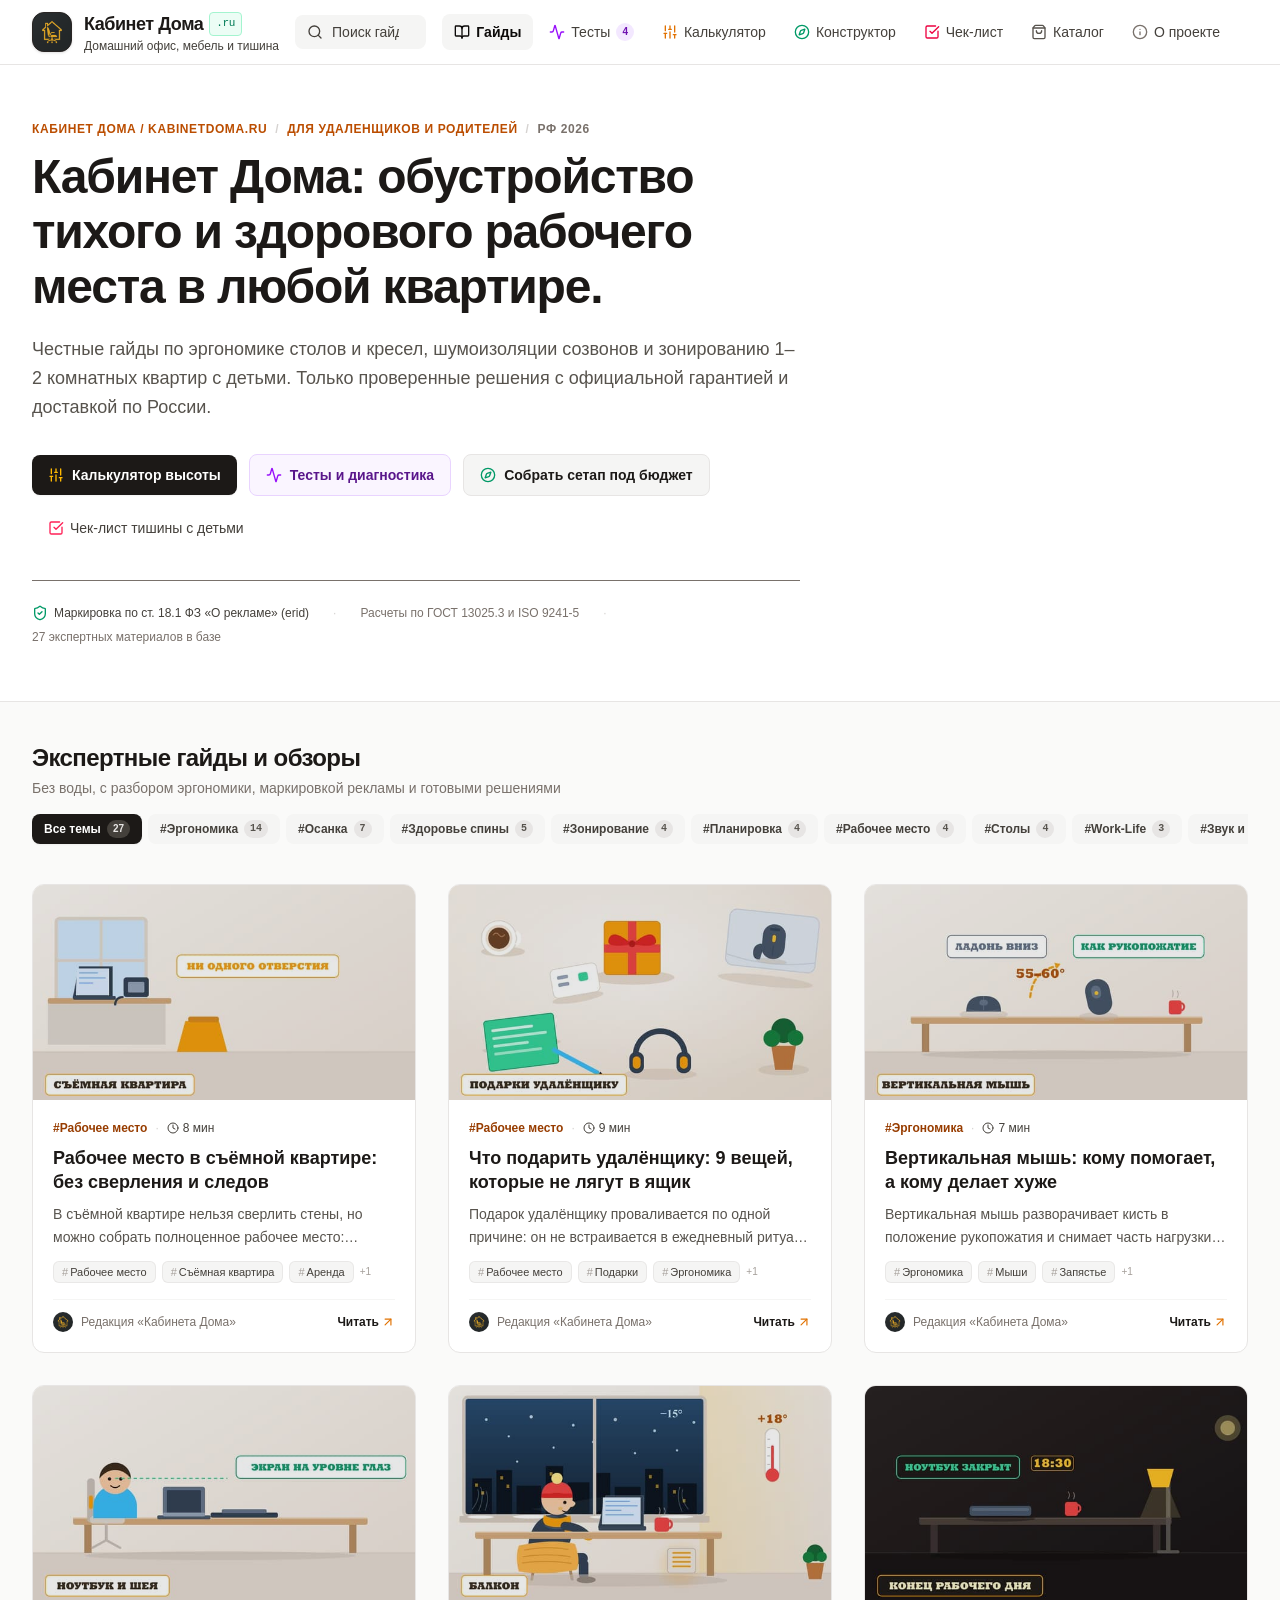
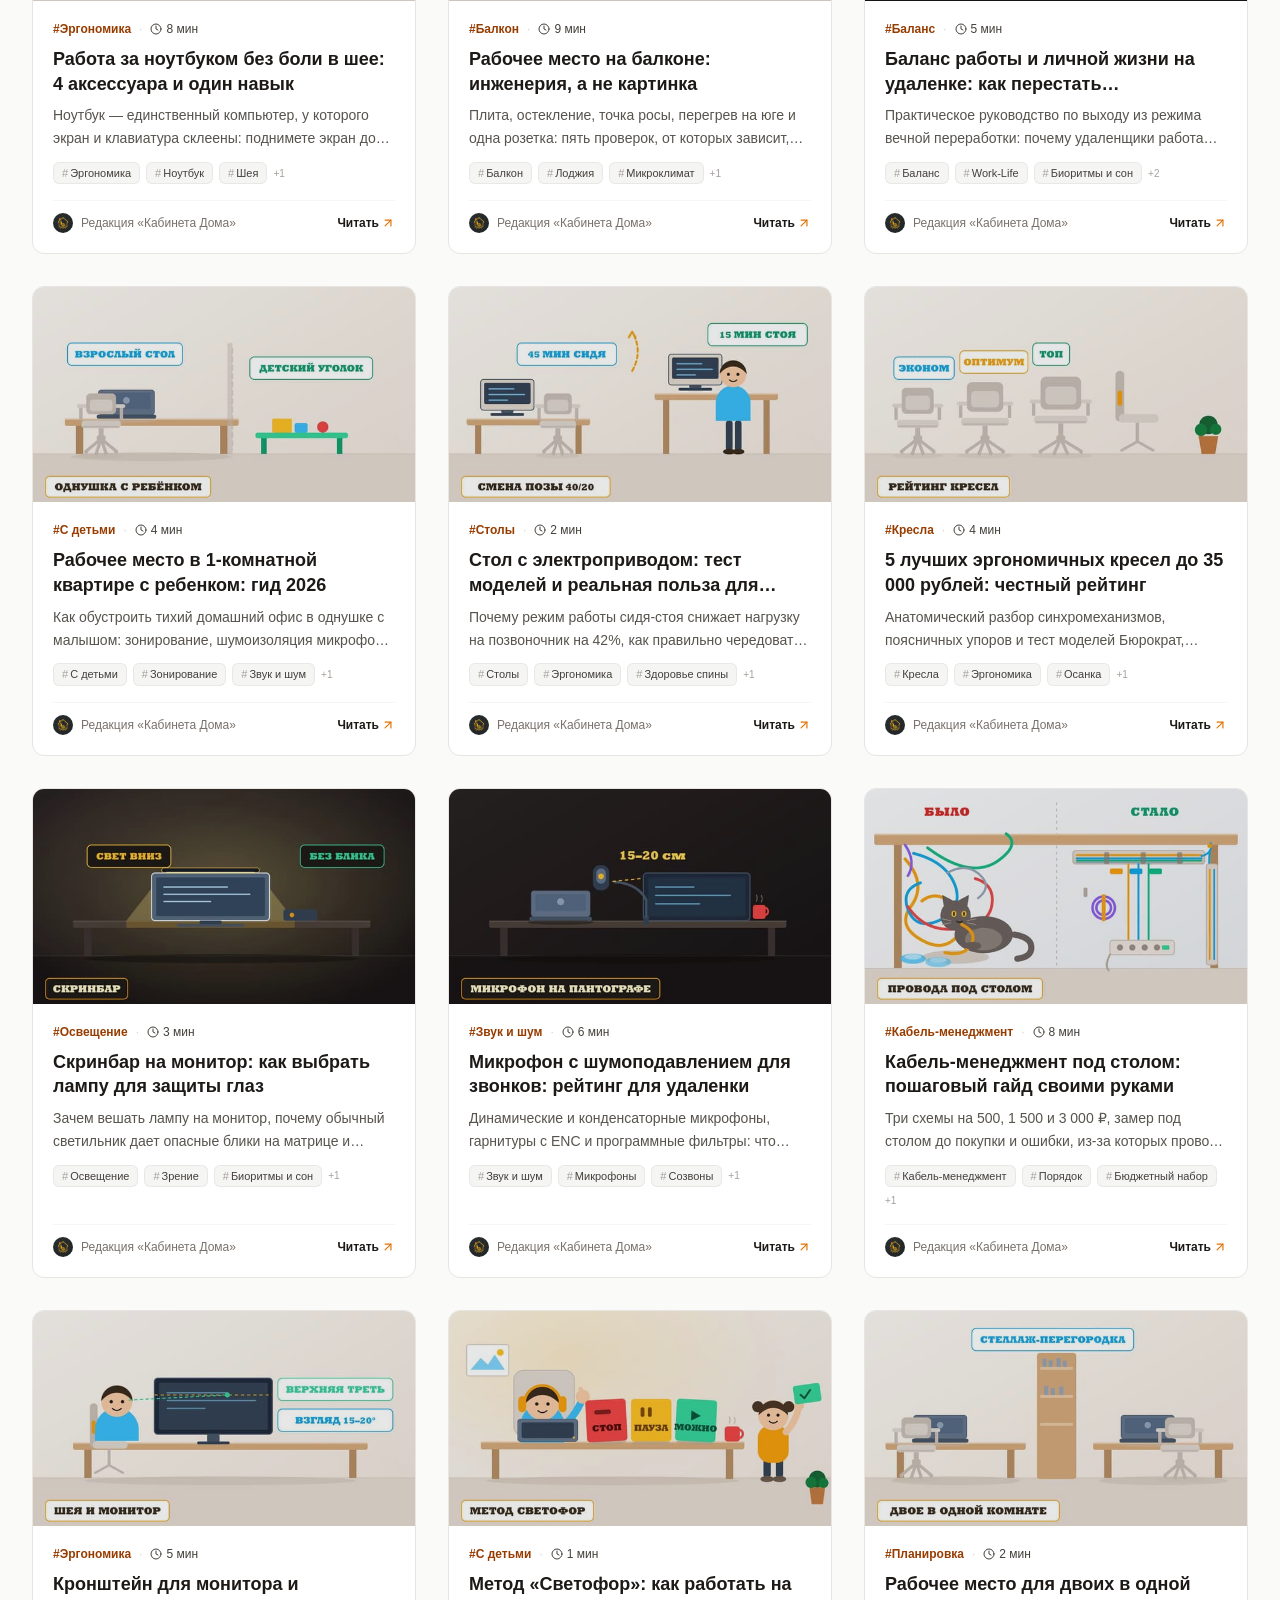
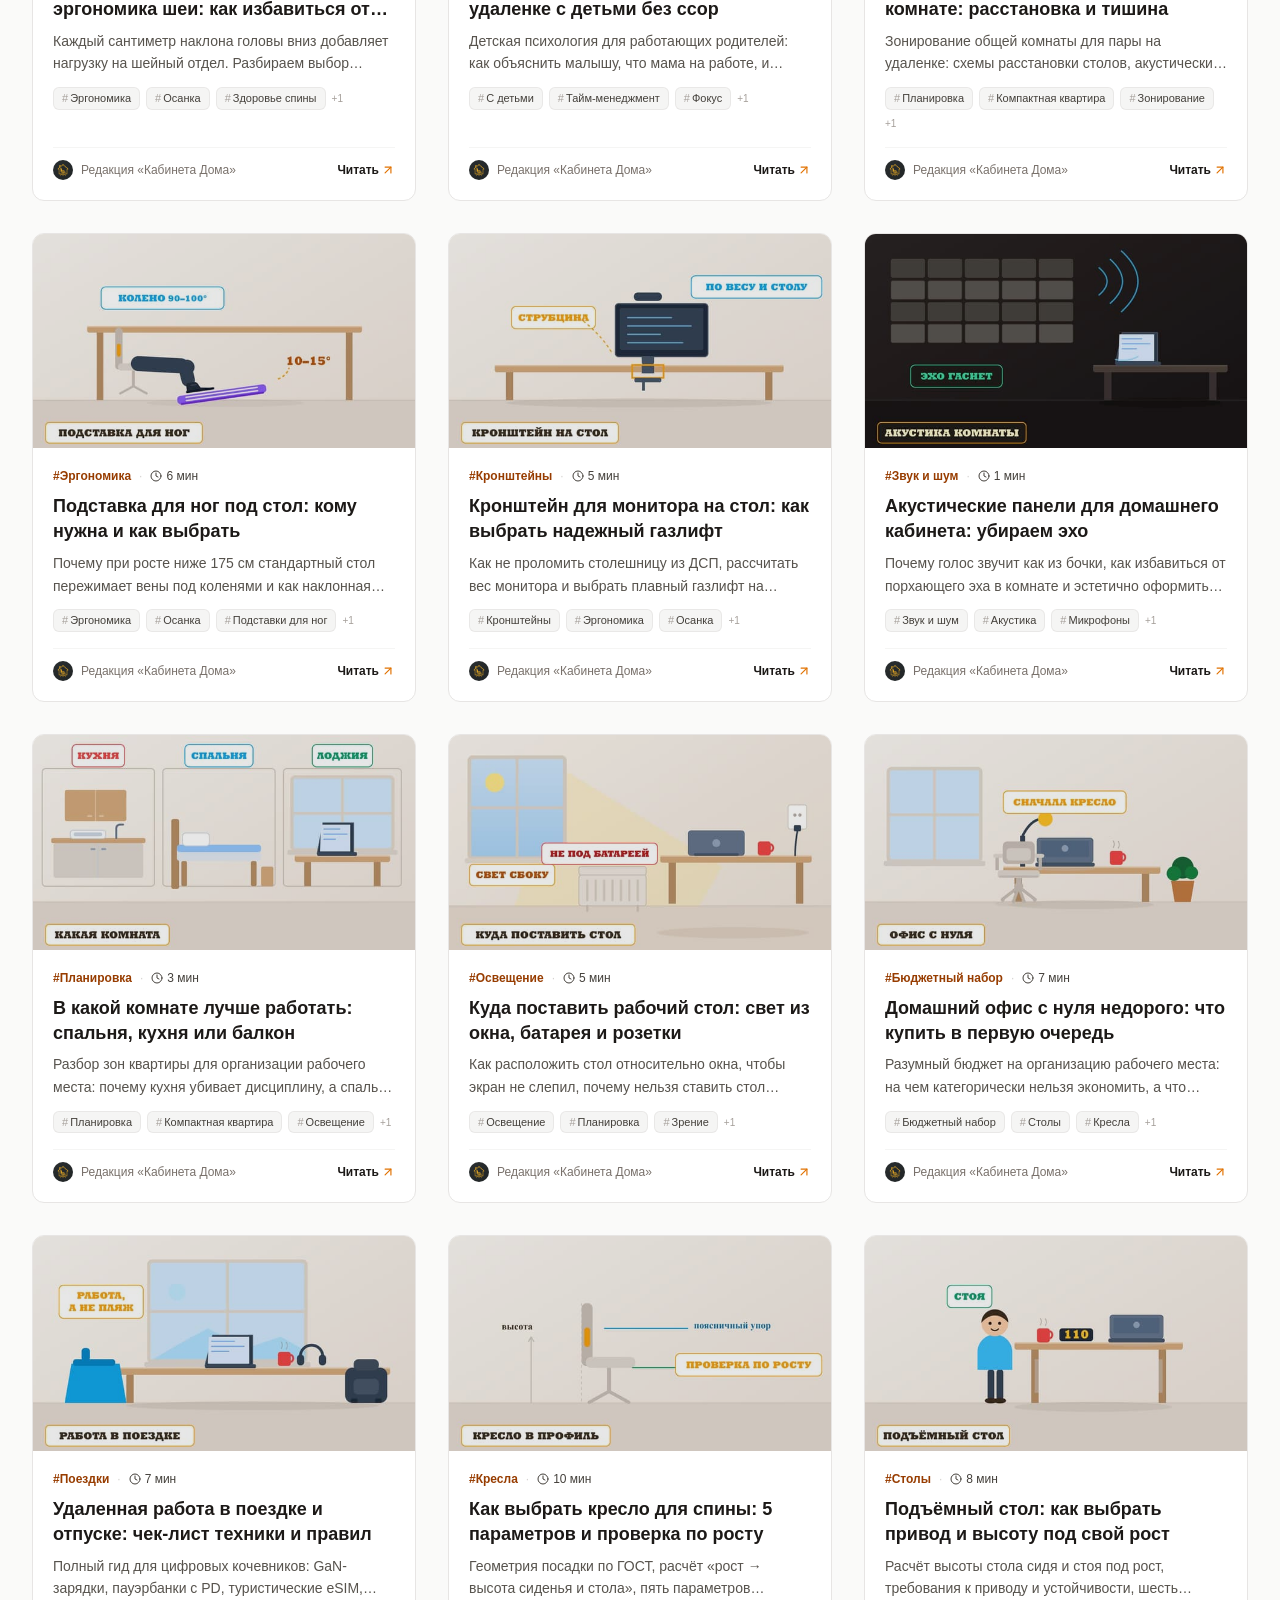
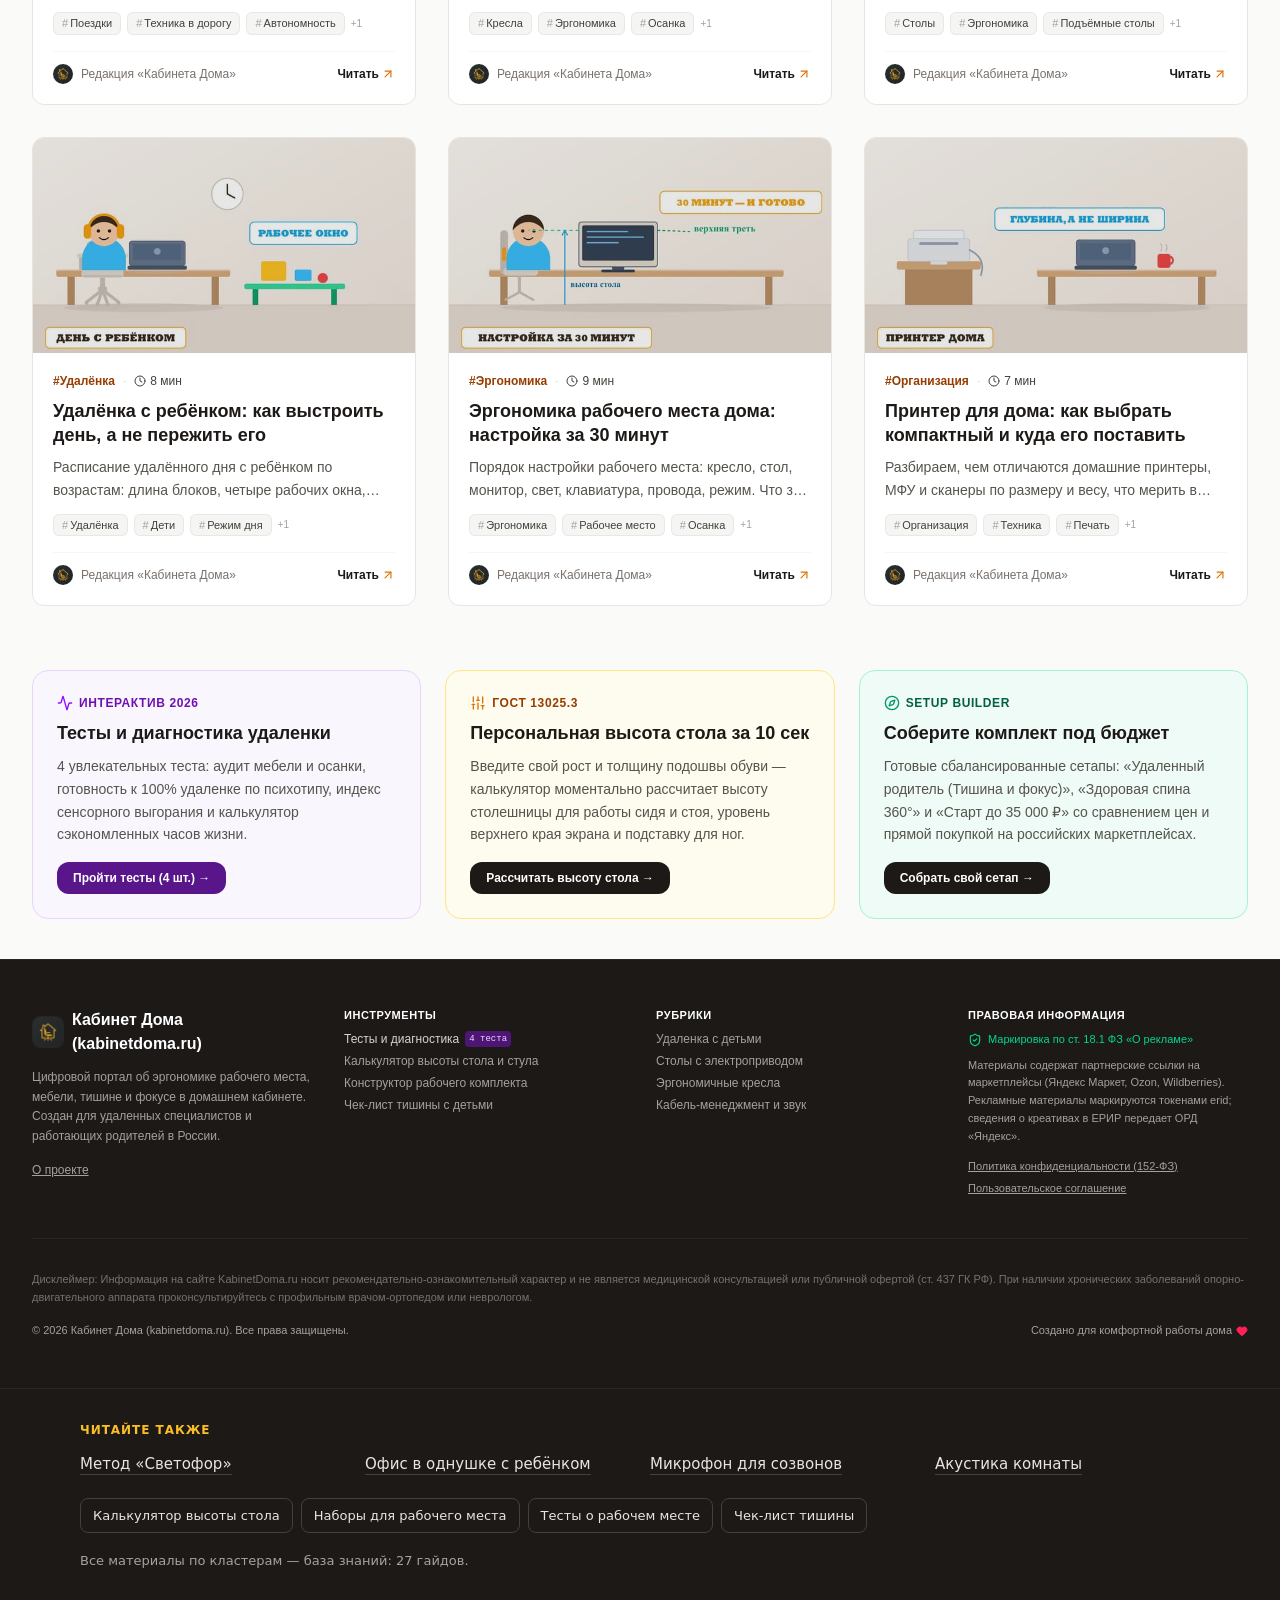
<file: checklist/index.html>
<!DOCTYPE html>
<html lang="ru" class="scroll-smooth"><head>
    <meta name="mitgo-verification" content="2ab007de-ae48-4bfa-b8aa-21a9992758fb">
    <meta charset="UTF-8">
    <meta http-equiv="Content-Security-Policy" content="default-src 'self'; script-src 'self'; style-src 'self' 'unsafe-inline'; img-src 'self' data:; font-src 'self'; connect-src 'self'; object-src 'none'; base-uri 'self'; form-action 'self'; frame-src 'none'">
    <meta name="referrer" content="strict-origin-when-cross-origin">
    <meta name="viewport" content="width=device-width, initial-scale=1.0">
    <meta name="theme-color" content="#fafaf9">
    <!-- Favicon & Icons -->
    <link rel="icon" type="image/svg+xml" href="/favicon.svg">
    <link rel="icon" type="image/png" sizes="32x32" href="/favicon-32.png">
    <link rel="apple-touch-icon" sizes="180x180" href="/apple-touch-icon.png">
    
    <!-- OpenGraph / Social Cards -->
    <meta property="og:type" content="website">
    <meta property="og:site_name" content="Кабинет Дома (KabinetDoma.ru)">
    <meta property="og:locale" content="ru_RU">
    <meta name="twitter:card" content="summary_large_image">
    <!-- Robots and indexing -->
    <meta name="robots" content="index, follow">
    <!-- Fonts -->
    <!-- Yandex Webmaster Verification -->
    <meta name="yandex-verification" content="f90ccbe3e80e4f97">
    <meta name="yandex-distribution-verification" content="4z6mlgyzcx5v4d6k">

    <!-- Schema.org JSON-LD Structured Data -->
    <script type="application/ld+json">
    {
      "@context": "https://schema.org",
      "@graph": [
        {
          "@type": "WebSite",
          "@id": "https://kabinetdoma.ru/#website",
          "url": "https://kabinetdoma.ru",
          "name": "Кабинет Дома",
          "alternateName": "KabinetDoma.ru",
          "description": "Портал по эргономике рабочего места и продуктивности в домашнем кабинете",
          "inLanguage": "ru-RU"
        },
        {
          "@type": "Organization",
          "@id": "https://kabinetdoma.ru/#organization",
          "name": "Кабинет Дома Media",
          "url": "https://kabinetdoma.ru",
          "logo": "https://kabinetdoma.ru/logo.png"
        }
      ]
    }
    </script>
    <script src="/data/catalog.js"></script><script src="/data/product-links.js"></script><script type="module" crossorigin="" src="/assets/index.js"></script>
    <link rel="stylesheet" crossorigin="" href="/assets/index.css">
    <title>Чек-лист тишины: как работать дома с детьми</title>
    <meta name="description" content="Интерактивный чек-лист правил фокуса: метод «Светофор», звукоизоляция и ENC-микрофон. Отмечайте пункты и сохраняйте прогресс в браузере." />
    <link rel="canonical" href="https://kabinetdoma.ru/checklist/" />
    <meta property="og:title" content="Чек-лист тишины: как работать дома с детьми" />
    <meta property="og:description" content="Интерактивный чек-лист правил фокуса: метод «Светофор», звукоизоляция и ENC-микрофон. Отмечайте пункты и сохраняйте прогресс в браузере." />
    <meta property="og:url" content="https://kabinetdoma.ru/checklist/" />
    <meta property="og:image" content="https://kabinetdoma.ru/og-image.jpg" />
    <meta property="og:image:width" content="1200">
    <meta property="og:image:height" content="630">
    <meta name="twitter:title" content="Чек-лист тишины: как работать дома с детьми" />
    <meta name="twitter:description" content="Интерактивный чек-лист правил фокуса: метод «Светофор», звукоизоляция и ENC-микрофон. Отмечайте пункты и сохраняйте прогресс в браузере." />
    <meta name="twitter:image" content="https://kabinetdoma.ru/og-image.jpg" />
<!-- kd-seo -->
    <script type="application/ld+json">{"@context":"https://schema.org","@graph":[{"@type":"WebApplication","@id":"https://kabinetdoma.ru/checklist/#webpage","url":"https://kabinetdoma.ru/checklist/","name":"Чек-лист тишины: как работать дома с детьми","description":"Интерактивный чек-лист правил фокуса: метод «Светофор», звукоизоляция и ENC-микрофон. Отмечайте пункты и сохраняйте прогресс в браузере.","inLanguage":"ru-RU","isPartOf":{"@id":"https://kabinetdoma.ru/#website"},"breadcrumb":{"@id":"https://kabinetdoma.ru/checklist/#breadcrumbs"},"applicationCategory":"HealthApplication","operatingSystem":"Any","isAccessibleForFree":true},{"@type":"BreadcrumbList","@id":"https://kabinetdoma.ru/checklist/#breadcrumbs","itemListElement":[{"@type":"ListItem","position":1,"name":"Главная","item":"https://kabinetdoma.ru/"},{"@type":"ListItem","position":2,"name":"Чек-лист тишины и продуктивной работы с детьми дома","item":"https://kabinetdoma.ru/checklist/"}]}]}</script>
    <!-- /kd-seo -->
  </head>
  <body class="bg-stone-50 text-stone-900 antialiased selection:bg-amber-100 selection:text-amber-900">
    <!-- Yandex.Distribution verification: 4z6mlgyzcx5v4d6k -->
    <span style="display:none" aria-hidden="true">4z6mlgyzcx5v4d6k</span>

    <!-- Yandex.Metrika noscript fallback -->
    <div id="root"><div class="min-h-screen flex flex-col bg-stone-50 text-stone-900 selection:bg-amber-100 selection:text-amber-900"><a href="#main" class="sr-only focus:not-sr-only focus:absolute focus:top-2 focus:left-2 focus:z-50 focus:px-4 focus:py-2 focus:bg-stone-900 focus:text-white focus:rounded-lg focus:font-semibold">Перейти к содержанию</a><header class="sticky top-0 z-40 bg-white/95 backdrop-blur-md border-b border-stone-200"><div class="max-w-7xl mx-auto px-4 sm:px-6 lg:px-8"><div class="flex items-center justify-between h-16 gap-4"><a href="/" class="flex items-center gap-3 cursor-pointer group select-none flex-shrink-0 no-underline"><div class="w-10 h-10 rounded-xl overflow-hidden bg-stone-900 border border-stone-800 shadow-sm flex items-center justify-center flex-shrink-0 group-hover:scale-105 transition-transform"><img sizes="48px" srcset="/logo-64.png 64w, /logo-128.png 128w, /logo.png 512w" loading="lazy" alt="Кабинет Дома" class="w-full h-full object-cover" width="512" height="512" src="/logo.png"></div><div><div class="font-bold text-lg tracking-tight text-stone-900 group-hover:text-amber-700 transition-colors flex items-center gap-1.5">Кабинет Дома<span class="text-[11px] font-mono font-medium text-emerald-700 bg-emerald-50 px-1.5 py-0.5 rounded border border-emerald-200">.ru</span></div><p class="text-xs text-stone-700 hidden sm:block">Домашний офис, мебель и тишина</p></div></a><div class="hidden md:flex items-center relative flex-1 max-w-xs lg:max-w-sm"><svg xmlns="http://www.w3.org/2000/svg" width="24" height="24" viewBox="0 0 24 24" fill="none" stroke="currentColor" stroke-width="2" stroke-linecap="round" stroke-linejoin="round" class="lucide lucide-search w-4 h-4 text-stone-700 absolute left-3 pointer-events-none" aria-hidden="true"><path d="m21 21-4.34-4.34"></path><circle cx="11" cy="11" r="8"></circle></svg><input placeholder="Поиск гайдов, столов, кресел..." aria-label="Поиск по статьям" class="w-full pl-9 pr-3 py-1.5 text-sm bg-stone-100 hover:bg-stone-150 focus:bg-white border border-transparent focus:border-amber-400 rounded-lg outline-none transition-all placeholder:text-stone-700" type="search" value=""></div><nav class="hidden lg:flex items-center gap-1 text-sm font-medium text-stone-700"><button class="px-3 py-2 rounded-lg transition-colors flex items-center gap-1.5 hover:text-stone-900 hover:bg-stone-50"><svg xmlns="http://www.w3.org/2000/svg" width="24" height="24" viewBox="0 0 24 24" fill="none" stroke="currentColor" stroke-width="2" stroke-linecap="round" stroke-linejoin="round" class="lucide lucide-book-open w-4 h-4" aria-hidden="true"><path d="M12 7v14"></path><path d="M3 18a1 1 0 0 1-1-1V4a1 1 0 0 1 1-1h5a4 4 0 0 1 4 4 4 4 0 0 1 4-4h5a1 1 0 0 1 1 1v13a1 1 0 0 1-1 1h-6a3 3 0 0 0-3 3 3 3 0 0 0-3-3z"></path></svg>Гайды</button><button class="px-3 py-2 rounded-lg transition-colors flex items-center gap-1.5 hover:text-stone-900 hover:bg-stone-50"><svg xmlns="http://www.w3.org/2000/svg" width="24" height="24" viewBox="0 0 24 24" fill="none" stroke="currentColor" stroke-width="2" stroke-linecap="round" stroke-linejoin="round" class="lucide lucide-activity w-4 h-4 text-purple-600" aria-hidden="true"><path d="M22 12h-2.48a2 2 0 0 0-1.93 1.46l-2.35 8.36a.25.25 0 0 1-.48 0L9.24 2.18a.25.25 0 0 0-.48 0l-2.35 8.36A2 2 0 0 1 4.49 12H2"></path></svg><span>Тесты</span><span class="text-[10px] font-bold px-1.5 py-0.5 bg-purple-100 text-purple-800 rounded-full">4</span></button><button class="px-3 py-2 rounded-lg transition-colors flex items-center gap-1.5 hover:text-stone-900 hover:bg-stone-50"><svg xmlns="http://www.w3.org/2000/svg" width="24" height="24" viewBox="0 0 24 24" fill="none" stroke="currentColor" stroke-width="2" stroke-linecap="round" stroke-linejoin="round" class="lucide lucide-sliders-vertical w-4 h-4 text-amber-600" aria-hidden="true"><path d="M10 8h4"></path><path d="M12 21v-9"></path><path d="M12 8V3"></path><path d="M17 16h4"></path><path d="M19 12V3"></path><path d="M19 21v-5"></path><path d="M3 14h4"></path><path d="M5 10V3"></path><path d="M5 21v-7"></path></svg>Калькулятор</button><button class="px-3 py-2 rounded-lg transition-colors flex items-center gap-1.5 hover:text-stone-900 hover:bg-stone-50"><svg xmlns="http://www.w3.org/2000/svg" width="24" height="24" viewBox="0 0 24 24" fill="none" stroke="currentColor" stroke-width="2" stroke-linecap="round" stroke-linejoin="round" class="lucide lucide-compass w-4 h-4 text-emerald-600" aria-hidden="true"><path d="m16.24 7.76-1.804 5.411a2 2 0 0 1-1.265 1.265L7.76 16.24l1.804-5.411a2 2 0 0 1 1.265-1.265z"></path><circle cx="12" cy="12" r="10"></circle></svg>Конструктор</button><button class="px-3 py-2 rounded-lg transition-colors flex items-center gap-1.5 text-stone-950 bg-stone-100 font-semibold"><svg xmlns="http://www.w3.org/2000/svg" width="24" height="24" viewBox="0 0 24 24" fill="none" stroke="currentColor" stroke-width="2" stroke-linecap="round" stroke-linejoin="round" class="lucide lucide-square-check-big w-4 h-4 text-rose-600" aria-hidden="true"><path d="M21 10.656V19a2 2 0 0 1-2 2H5a2 2 0 0 1-2-2V5a2 2 0 0 1 2-2h12.344"></path><path d="m9 11 3 3L22 4"></path></svg>Чек-лист</button><button class="px-3 py-2 rounded-lg transition-colors flex items-center gap-1.5 hover:text-stone-900 hover:bg-stone-50"><svg xmlns="http://www.w3.org/2000/svg" width="24" height="24" viewBox="0 0 24 24" fill="none" stroke="currentColor" stroke-width="2" stroke-linecap="round" stroke-linejoin="round" class="lucide lucide-shopping-bag w-4 h-4 text-stone-600" aria-hidden="true"><path d="M16 10a4 4 0 0 1-8 0"></path><path d="M3.103 6.034h17.794"></path><path d="M3.4 5.467a2 2 0 0 0-.4 1.2V20a2 2 0 0 0 2 2h14a2 2 0 0 0 2-2V6.667a2 2 0 0 0-.4-1.2l-2-2.667A2 2 0 0 0 17 2H7a2 2 0 0 0-1.6.8z"></path></svg>Каталог</button><button class="px-3 py-2 rounded-lg transition-colors flex items-center gap-1.5 hover:text-stone-900 hover:bg-stone-50"><svg xmlns="http://www.w3.org/2000/svg" width="24" height="24" viewBox="0 0 24 24" fill="none" stroke="currentColor" stroke-width="2" stroke-linecap="round" stroke-linejoin="round" class="lucide lucide-info w-4 h-4 text-stone-500" aria-hidden="true"><circle cx="12" cy="12" r="10"></circle><path d="M12 16v-4"></path><path d="M12 8h.01"></path></svg>О проекте</button></nav><div class="flex items-center gap-2"><button class="lg:hidden p-2 rounded-lg text-stone-600 hover:bg-stone-100 transition-colors" aria-label="Меню навигации"><svg xmlns="http://www.w3.org/2000/svg" width="24" height="24" viewBox="0 0 24 24" fill="none" stroke="currentColor" stroke-width="2" stroke-linecap="round" stroke-linejoin="round" class="lucide lucide-menu w-5 h-5" aria-hidden="true"><path d="M4 5h16"></path><path d="M4 12h16"></path><path d="M4 19h16"></path></svg></button></div></div></div></header><main id="main" class="flex-1"><div class="max-w-7xl mx-auto px-4 sm:px-6 lg:px-8 py-10"><div class="max-w-3xl mb-10"><div class="text-xs uppercase tracking-wider font-semibold text-rose-800 mb-2 flex items-center gap-1.5"><svg xmlns="http://www.w3.org/2000/svg" width="24" height="24" viewBox="0 0 24 24" fill="none" stroke="currentColor" stroke-width="2" stroke-linecap="round" stroke-linejoin="round" class="lucide lucide-square-check-big w-3.5 h-3.5" aria-hidden="true"><path d="M21 10.656V19a2 2 0 0 1-2 2H5a2 2 0 0 1-2-2V5a2 2 0 0 1 2-2h12.344"></path><path d="m9 11 3 3L22 4"></path></svg>Психологический протокол &amp; тайм-менеджмент</div><h1 class="text-2xl sm:text-3xl md:text-4xl font-extrabold text-stone-900 tracking-tight mb-3">Чек-лист тишины и продуктивной работы с детьми дома</h1><p class="text-sm sm:text-base text-stone-600 leading-relaxed">Проверено на личном опыте удаленщиков с детьми от 1 до 7 лет. Система заменяет бесконечные ссоры и шиканье понятными визуальными ритуалами.</p></div><div class="grid grid-cols-1 lg:grid-cols-12 gap-8 items-start"><div class="lg:col-span-5 space-y-6"><div class="bg-white p-6 rounded-2xl border border-stone-200 shadow-xs"><div class="flex items-center justify-between mb-4"><h3 class="font-bold text-sm text-stone-900 flex items-center gap-2"><svg xmlns="http://www.w3.org/2000/svg" width="24" height="24" viewBox="0 0 24 24" fill="none" stroke="currentColor" stroke-width="2" stroke-linecap="round" stroke-linejoin="round" class="lucide lucide-sparkles w-4 h-4 text-amber-600" aria-hidden="true"><path d="M11.017 2.814a1 1 0 0 1 1.966 0l1.051 5.558a2 2 0 0 0 1.594 1.594l5.558 1.051a1 1 0 0 1 0 1.966l-5.558 1.051a2 2 0 0 0-1.594 1.594l-1.051 5.558a1 1 0 0 1-1.966 0l-1.051-5.558a2 2 0 0 0-1.594-1.594l-5.558-1.051a1 1 0 0 1 0-1.966l5.558-1.051a2 2 0 0 0 1.594-1.594z"></path><path d="M20 2v4"></path><path d="M22 4h-4"></path><circle cx="4" cy="20" r="2"></circle></svg>Визуальный «Светофор» для ребенка</h3><button class="p-1.5 rounded-lg text-stone-500 hover:bg-stone-100 transition-colors" title="Звук включен"><svg xmlns="http://www.w3.org/2000/svg" width="24" height="24" viewBox="0 0 24 24" fill="none" stroke="currentColor" stroke-width="2" stroke-linecap="round" stroke-linejoin="round" class="lucide lucide-volume2 lucide-volume-2 w-4 h-4 text-emerald-600" aria-hidden="true"><path d="M11 4.702a.705.705 0 0 0-1.203-.498L6.413 7.587A1.4 1.4 0 0 1 5.416 8H3a1 1 0 0 0-1 1v6a1 1 0 0 0 1 1h2.416a1.4 1.4 0 0 1 .997.413l3.383 3.384A.705.705 0 0 0 11 19.298z"></path><path d="M16 9a5 5 0 0 1 0 6"></path><path d="M19.364 18.364a9 9 0 0 0 0-12.728"></path></svg></button></div><div class="bg-stone-950 p-5 rounded-3xl w-40 mx-auto flex flex-col items-center gap-4 shadow-xl border-4 border-stone-800"><button class="w-20 h-20 rounded-full transition-all flex items-center justify-center bg-rose-950/60 opacity-40 hover:opacity-70"></button><button class="w-20 h-20 rounded-full transition-all flex items-center justify-center bg-amber-950/60 opacity-40 hover:opacity-70"></button><button class="w-20 h-20 rounded-full transition-all flex items-center justify-center bg-emerald-500 shadow-[0_0_35px_rgba(16,185,129,0.9)] scale-105 ring-4 ring-emerald-200"><svg xmlns="http://www.w3.org/2000/svg" width="24" height="24" viewBox="0 0 24 24" fill="none" stroke="currentColor" stroke-width="2" stroke-linecap="round" stroke-linejoin="round" class="lucide lucide-smile w-8 h-8 text-white" aria-hidden="true"><circle cx="12" cy="12" r="10"></circle><path d="M8 14s1.5 2 4 2 4-2 4-2"></path><line x1="9" x2="9.01" y1="9" y2="9"></line><line x1="15" x2="15.01" y1="9" y2="9"></line></svg></button></div><div class="mt-5 p-3.5 rounded-xl border text-xs text-center"><div class="text-emerald-950 bg-emerald-50 p-2 rounded-lg font-medium">🟢 <span class="font-bold">ЗЕЛЕНЫЙ:</span> Перерыв! Свободное время для обнимашек, игр и перекуса.</div></div><div class="mt-6 pt-5 border-t border-stone-200 text-center"><div class="text-xs uppercase font-semibold text-stone-500 mb-1">Таймер фокуса Deep Work (25 минут)</div><div class="text-4xl font-black font-mono text-stone-900 tracking-wider mb-4">25:00</div><div class="flex items-center justify-center gap-2"><button class="px-4 py-2 rounded-lg text-xs font-semibold flex items-center gap-1.5 transition-all bg-stone-900 text-white hover:bg-stone-800"><svg xmlns="http://www.w3.org/2000/svg" width="24" height="24" viewBox="0 0 24 24" fill="none" stroke="currentColor" stroke-width="2" stroke-linecap="round" stroke-linejoin="round" class="lucide lucide-play w-3.5 h-3.5" aria-hidden="true"><path d="M5 5a2 2 0 0 1 3.008-1.728l11.997 6.998a2 2 0 0 1 .003 3.458l-12 7A2 2 0 0 1 5 19z"></path></svg>Старт сессии</button><button class="p-2 text-stone-500 hover:text-stone-800 rounded-lg hover:bg-stone-100 transition-colors" title="Сбросить на 25 мин"><svg xmlns="http://www.w3.org/2000/svg" width="24" height="24" viewBox="0 0 24 24" fill="none" stroke="currentColor" stroke-width="2" stroke-linecap="round" stroke-linejoin="round" class="lucide lucide-rotate-ccw w-4 h-4" aria-hidden="true"><path d="M3 12a9 9 0 1 0 9-9 9.75 9.75 0 0 0-6.74 2.74L3 8"></path><path d="M3 3v5h5"></path></svg></button></div></div></div></div><div class="lg:col-span-7 space-y-4"><div class="bg-white p-5 rounded-2xl border border-stone-200 shadow-xs"><div class="flex items-center justify-between text-xs font-semibold text-stone-700 mb-2"><span>Готовность к рабочему дню:</span><span class="font-mono text-stone-900">0 из 6 выполнено (0%)</span></div><div class="w-full bg-stone-150 h-2.5 rounded-full overflow-hidden"><div class="bg-amber-500 h-full rounded-full transition-all duration-300" style="width: 0%;"></div></div></div><div class="space-y-3"><div class="p-4 sm:p-5 rounded-2xl border transition-all cursor-pointer bg-white border-stone-200 hover:border-amber-400 shadow-xs"><div class="flex items-start gap-3.5"><div class="w-5 h-5 rounded-md flex items-center justify-center mt-0.5 flex-shrink-0 transition-colors border-2 border-stone-300 hover:border-amber-500"></div><div class="flex-1 min-w-0"><div class="flex items-center gap-2 mb-1"><h4 class="text-sm sm:text-base font-bold text-stone-900">«Эмоциональная заправка»: 15–20 минут качественного контакта до включения ноутбука</h4><span class="text-[10px] font-bold text-rose-700 bg-rose-50 px-1.5 py-0.5 rounded border border-rose-200 flex-shrink-0">Критично</span></div><p class="text-xs sm:text-sm text-stone-600 leading-relaxed mb-2">Обнимитесь, соберите вместе короткую башню или приготовьте завтрак без телефона в руках. Насыщенный вниманием ребенок в 3 раза реже требует контакта в первые 2 часа вашего рабочего дня.</p><div class="text-xs text-amber-900 bg-amber-50/80 p-2.5 rounded-lg border border-amber-200 inline-block font-medium">💡 <span class="font-semibold">Лайфхак: </span>Телефон держите в другой комнате до 09:00.</div></div></div></div><div class="p-4 sm:p-5 rounded-2xl border transition-all cursor-pointer bg-white border-stone-200 hover:border-amber-400 shadow-xs"><div class="flex items-start gap-3.5"><div class="w-5 h-5 rounded-md flex items-center justify-center mt-0.5 flex-shrink-0 transition-colors border-2 border-stone-300 hover:border-amber-500"></div><div class="flex-1 min-w-0"><div class="flex items-center gap-2 mb-1"><h4 class="text-sm sm:text-base font-bold text-stone-900">Автономная «коробка сокровищ» (выдавать строго во время созвонов)</h4><span class="text-[10px] font-bold text-rose-700 bg-rose-50 px-1.5 py-0.5 rounded border border-rose-200 flex-shrink-0">Критично</span></div><p class="text-xs sm:text-sm text-stone-600 leading-relaxed mb-2">Спрячьте коробку с редкими игрушками (кинетический песок, наклейки, пазлы, новые фломастеры). Она достается ТОЛЬКО когда включается красный сигнал светофора.</p><div class="text-xs text-amber-900 bg-amber-50/80 p-2.5 rounded-lg border border-amber-200 inline-block font-medium">💡 <span class="font-semibold">Лайфхак: </span>Меняйте состав коробки раз в 3 дня, чтобы не угасал эффект новизны.</div></div></div></div><div class="p-4 sm:p-5 rounded-2xl border transition-all cursor-pointer bg-white border-stone-200 hover:border-amber-400 shadow-xs"><div class="flex items-start gap-3.5"><div class="w-5 h-5 rounded-md flex items-center justify-center mt-0.5 flex-shrink-0 transition-colors border-2 border-stone-300 hover:border-amber-500"></div><div class="flex-1 min-w-0"><div class="flex items-center gap-2 mb-1"><h4 class="text-sm sm:text-base font-bold text-stone-900">Акустический барьер: генератор розового шума или вентилятор у двери</h4></div><p class="text-xs sm:text-sm text-stone-600 leading-relaxed mb-2">Поставьте источник монотонного шума между вашей рабочей зоной и игровой. Это маскирует ваш голос для ребенка и звуки игр для вашего микрофона.</p><div class="text-xs text-amber-900 bg-amber-50/80 p-2.5 rounded-lg border border-amber-200 inline-block font-medium">💡 <span class="font-semibold">Лайфхак: </span>Розовый шум мягче белого и не раздражает нервную систему малыша.</div></div></div></div><div class="p-4 sm:p-5 rounded-2xl border transition-all cursor-pointer bg-white border-stone-200 hover:border-amber-400 shadow-xs"><div class="flex items-start gap-3.5"><div class="w-5 h-5 rounded-md flex items-center justify-center mt-0.5 flex-shrink-0 transition-colors border-2 border-stone-300 hover:border-amber-500"></div><div class="flex-1 min-w-0"><div class="flex items-center gap-2 mb-1"><h4 class="text-sm sm:text-base font-bold text-stone-900">Выставить визуальный индикатор «Светофор» на видное ребенку место</h4><span class="text-[10px] font-bold text-rose-700 bg-rose-50 px-1.5 py-0.5 rounded border border-rose-200 flex-shrink-0">Критично</span></div><p class="text-xs sm:text-sm text-stone-600 leading-relaxed mb-2">Красный кружок — тишина, папа/мама на звонке. Зеленый кружок — перерыв, можно обняться.</p></div></div></div><div class="p-4 sm:p-5 rounded-2xl border transition-all cursor-pointer bg-white border-stone-200 hover:border-amber-400 shadow-xs"><div class="flex items-start gap-3.5"><div class="w-5 h-5 rounded-md flex items-center justify-center mt-0.5 flex-shrink-0 transition-colors border-2 border-stone-300 hover:border-amber-500"></div><div class="flex-1 min-w-0"><div class="flex items-center gap-2 mb-1"><h4 class="text-sm sm:text-base font-bold text-stone-900">Проверить аппаратную кнопку Mute на микрофоне перед входом в Zoom/Телемост</h4></div><p class="text-xs sm:text-sm text-stone-600 leading-relaxed mb-2">Никаких кликов мышкой в панике. Кнопка глушения должна быть под рукой на проводе или штанге.</p></div></div></div><div class="p-4 sm:p-5 rounded-2xl border transition-all cursor-pointer bg-white border-stone-200 hover:border-amber-400 shadow-xs"><div class="flex items-start gap-3.5"><div class="w-5 h-5 rounded-md flex items-center justify-center mt-0.5 flex-shrink-0 transition-colors border-2 border-stone-300 hover:border-amber-500"></div><div class="flex-1 min-w-0"><div class="flex items-center gap-2 mb-1"><h4 class="text-sm sm:text-base font-bold text-stone-900">Ритуал закрытия офиса: захлопнуть крышку ноутбука в 18:30</h4></div><p class="text-xs sm:text-sm text-stone-600 leading-relaxed mb-2">Покажите ребенку физический жест окончания рабочего дня. Переоденьте рабочую рубашку в домашнюю футболку.</p><div class="text-xs text-amber-900 bg-amber-50/80 p-2.5 rounded-lg border border-amber-200 inline-block font-medium">💡 <span class="font-semibold">Лайфхак: </span>Если граница размыта, ребенок будет требовать внимания круглосуточно.</div></div></div></div></div><div class="pt-2 text-right"><button class="text-xs text-stone-500 hover:text-stone-800 underline transition-colors">Сбросить все галочки</button></div></div></div></div></main><footer class="bg-stone-900 text-stone-300 border-t border-stone-800 text-xs"><div class="max-w-7xl mx-auto px-4 sm:px-6 lg:px-8 py-12"><div class="grid grid-cols-1 md:grid-cols-4 gap-8 mb-10"><div class="space-y-3 md:col-span-1"><div class="flex items-center gap-2 text-white font-bold text-base"><div class="w-8 h-8 rounded-lg overflow-hidden bg-stone-950 border border-stone-800 flex items-center justify-center flex-shrink-0"><img sizes="48px" srcset="/logo-64.png 64w, /logo-128.png 128w, /logo.png 512w" loading="lazy" alt="Кабинет Дома" class="w-full h-full object-cover" width="512" height="512" src="/logo.png"></div>Кабинет Дома (kabinetdoma.ru)</div><p class="text-stone-400 leading-relaxed text-xs">Цифровой портал об эргономике рабочего места, мебели, тишине и фокусе в домашнем кабинете. Создан для удаленных специалистов и работающих родителей в России.</p><div class="pt-1 text-stone-400 text-xs space-y-1"><div><button class="hover:text-white transition-colors underline font-medium">О проекте</button></div></div></div><div class="space-y-2"><div class="font-bold text-white uppercase tracking-wider text-[11px]">Инструменты</div><ul class="space-y-1.5 text-stone-400"><li><button class="hover:text-white transition-colors flex items-center gap-1.5 text-stone-300 font-medium"><span>Тесты и диагностика</span><span class="text-[9px] bg-purple-900/80 text-purple-200 px-1 py-0.5 rounded font-mono">4 теста</span></button></li><li><button class="hover:text-white transition-colors">Калькулятор высоты стола и стула</button></li><li><button class="hover:text-white transition-colors">Конструктор рабочего комплекта</button></li><li><button class="hover:text-white transition-colors">Чек-лист тишины с детьми</button></li></ul></div><div class="space-y-2"><div class="font-bold text-white uppercase tracking-wider text-[11px]">Рубрики</div><ul class="space-y-1.5 text-stone-400"><li><button class="hover:text-white transition-colors">Удаленка с детьми</button></li><li><button class="hover:text-white transition-colors">Столы с электроприводом</button></li><li><button class="hover:text-white transition-colors">Эргономичные кресла</button></li><li><button class="hover:text-white transition-colors">Кабель-менеджмент и звук</button></li></ul></div><div class="space-y-2"><div class="font-bold text-white uppercase tracking-wider text-[11px]">Правовая информация</div><div class="text-[11px] text-stone-400 leading-relaxed space-y-2"><div class="flex items-center gap-1.5 text-emerald-400"><svg xmlns="http://www.w3.org/2000/svg" width="24" height="24" viewBox="0 0 24 24" fill="none" stroke="currentColor" stroke-width="2" stroke-linecap="round" stroke-linejoin="round" class="lucide lucide-shield-check w-3.5 h-3.5" aria-hidden="true"><path d="M20 13c0 5-3.5 7.5-7.66 8.95a1 1 0 0 1-.67-.01C7.5 20.5 4 18 4 13V6a1 1 0 0 1 1-1c2 0 4.5-1.2 6.24-2.72a1.17 1.17 0 0 1 1.52 0C14.51 3.81 17 5 19 5a1 1 0 0 1 1 1z"></path><path d="m9 12 2 2 4-4"></path></svg><span>Маркировка по ст. 18.1 ФЗ «О рекламе»</span></div><p>Материалы содержат партнерские ссылки на маркетплейсы (Яндекс Маркет, Ozon, Wildberries). Рекламные материалы маркируются токенами erid; сведения о креативах в ЕРИР передает ОРД «Яндекс».</p><div class="pt-1 flex flex-col gap-1"><button class="text-left text-stone-400 hover:text-white transition-colors underline">Политика конфиденциальности (152-ФЗ)</button><button class="text-left text-stone-400 hover:text-white transition-colors underline">Пользовательское соглашение</button></div></div></div></div><div class="pt-8 border-t border-stone-800 text-[11px] text-stone-500 space-y-2 leading-relaxed"><p>Дисклеймер: Информация на сайте KabinetDoma.ru носит рекомендательно-ознакомительный характер и не является медицинской консультацией или публичной офертой (ст. 437 ГК РФ). При наличии хронических заболеваний опорно-двигательного аппарата проконсультируйтесь с профильным врачом-ортопедом или неврологом.</p><div class="flex flex-col sm:flex-row items-center justify-between gap-2 pt-2 text-stone-400"><div class="flex items-center gap-2"><span>© 2026 Кабинет Дома (kabinetdoma.ru). Все права защищены.</span></div><div class="flex items-center gap-1 text-[11px]"><span>Создано для комфортной работы дома</span><svg xmlns="http://www.w3.org/2000/svg" width="24" height="24" viewBox="0 0 24 24" fill="none" stroke="currentColor" stroke-width="2" stroke-linecap="round" stroke-linejoin="round" class="lucide lucide-heart w-3 h-3 text-rose-500 fill-rose-500 inline" aria-hidden="true"><path d="M2 9.5a5.5 5.5 0 0 1 9.591-3.676.56.56 0 0 0 .818 0A5.49 5.49 0 0 1 22 9.5c0 2.29-1.5 4-3 5.5l-5.492 5.313a2 2 0 0 1-3 .019L5 15c-1.5-1.5-3-3.2-3-5.5"></path></svg></div></div></div></div></footer></div></div>
  


<script defer="" src="/assets/kd-catalog-render.js"></script>

<script defer="" src="/assets/kd-catalog-render.js"></script>
<!-- kd-links -->
<section class="kd-links" aria-label="Читайте также и инструменты">
  <style>
    .kd-links{background:#1c1917;color:#d6d3d1;border-top:1px solid #292524;padding:32px 16px;font:15px/1.5 system-ui,-apple-system,Segoe UI,Roboto,sans-serif}
    .kd-links .kd-in{max-width:1120px;margin:0 auto}
    .kd-links h2{font-size:12px;letter-spacing:.08em;text-transform:uppercase;color:#fbbf24;margin:0 0 14px;font-weight:700}
    .kd-links ul{list-style:none;margin:0 0 22px;padding:0;display:grid;grid-template-columns:repeat(auto-fit,minmax(240px,1fr));gap:10px 20px}
    .kd-links li a{color:#e7e5e4;text-decoration:none;border-bottom:1px solid #44403c;padding-bottom:1px}
    .kd-links li a:hover{color:#fbbf24;border-color:#fbbf24}
    .kd-links .kd-tools{display:flex;flex-wrap:wrap;gap:8px;margin-bottom:18px}
    .kd-links .kd-tools a{display:inline-block;padding:7px 12px;border:1px solid #44403c;border-radius:8px;color:#e7e5e4;text-decoration:none;font-size:13px}
    .kd-links .kd-tools a:hover{border-color:#fbbf24;color:#fbbf24}
    .kd-links .kd-all{color:#a8a29e;font-size:13px}
    .kd-links .kd-all a{color:#a8a29e}
    @media (max-width:640px){.kd-links{padding:24px 16px}}
  </style>
  <div class="kd-in">
    <h2>Читайте также</h2>
    <ul><li><a href="/article/metod-svetofor-udalenka-s-detmi/">Метод «Светофор»</a></li><li><a href="/article/rabochee-mesto-v-odnushke-s-rebenkom/">Офис в однушке с ребёнком</a></li><li><a href="/article/mikrofon-s-shumopodavleniem-dlya-zvonkov/">Микрофон для созвонов</a></li><li><a href="/article/akusticheskie-paneli-dlya-domashnego-kabineta/">Акустика комнаты</a></li></ul>
    <div class="kd-tools"><a href="/calculator/">Калькулятор высоты стола</a><a href="/builder/">Наборы для рабочего места</a><a href="/tests/">Тесты о рабочем месте</a><a href="/checklist/">Чек-лист тишины</a></div>
    <p class="kd-all">Все материалы по кластерам — <a href="/articles/">база знаний: 27 гайдов</a>.</p>
  </div>
</section>
<!-- /kd-links -->
</body></html>
</file>
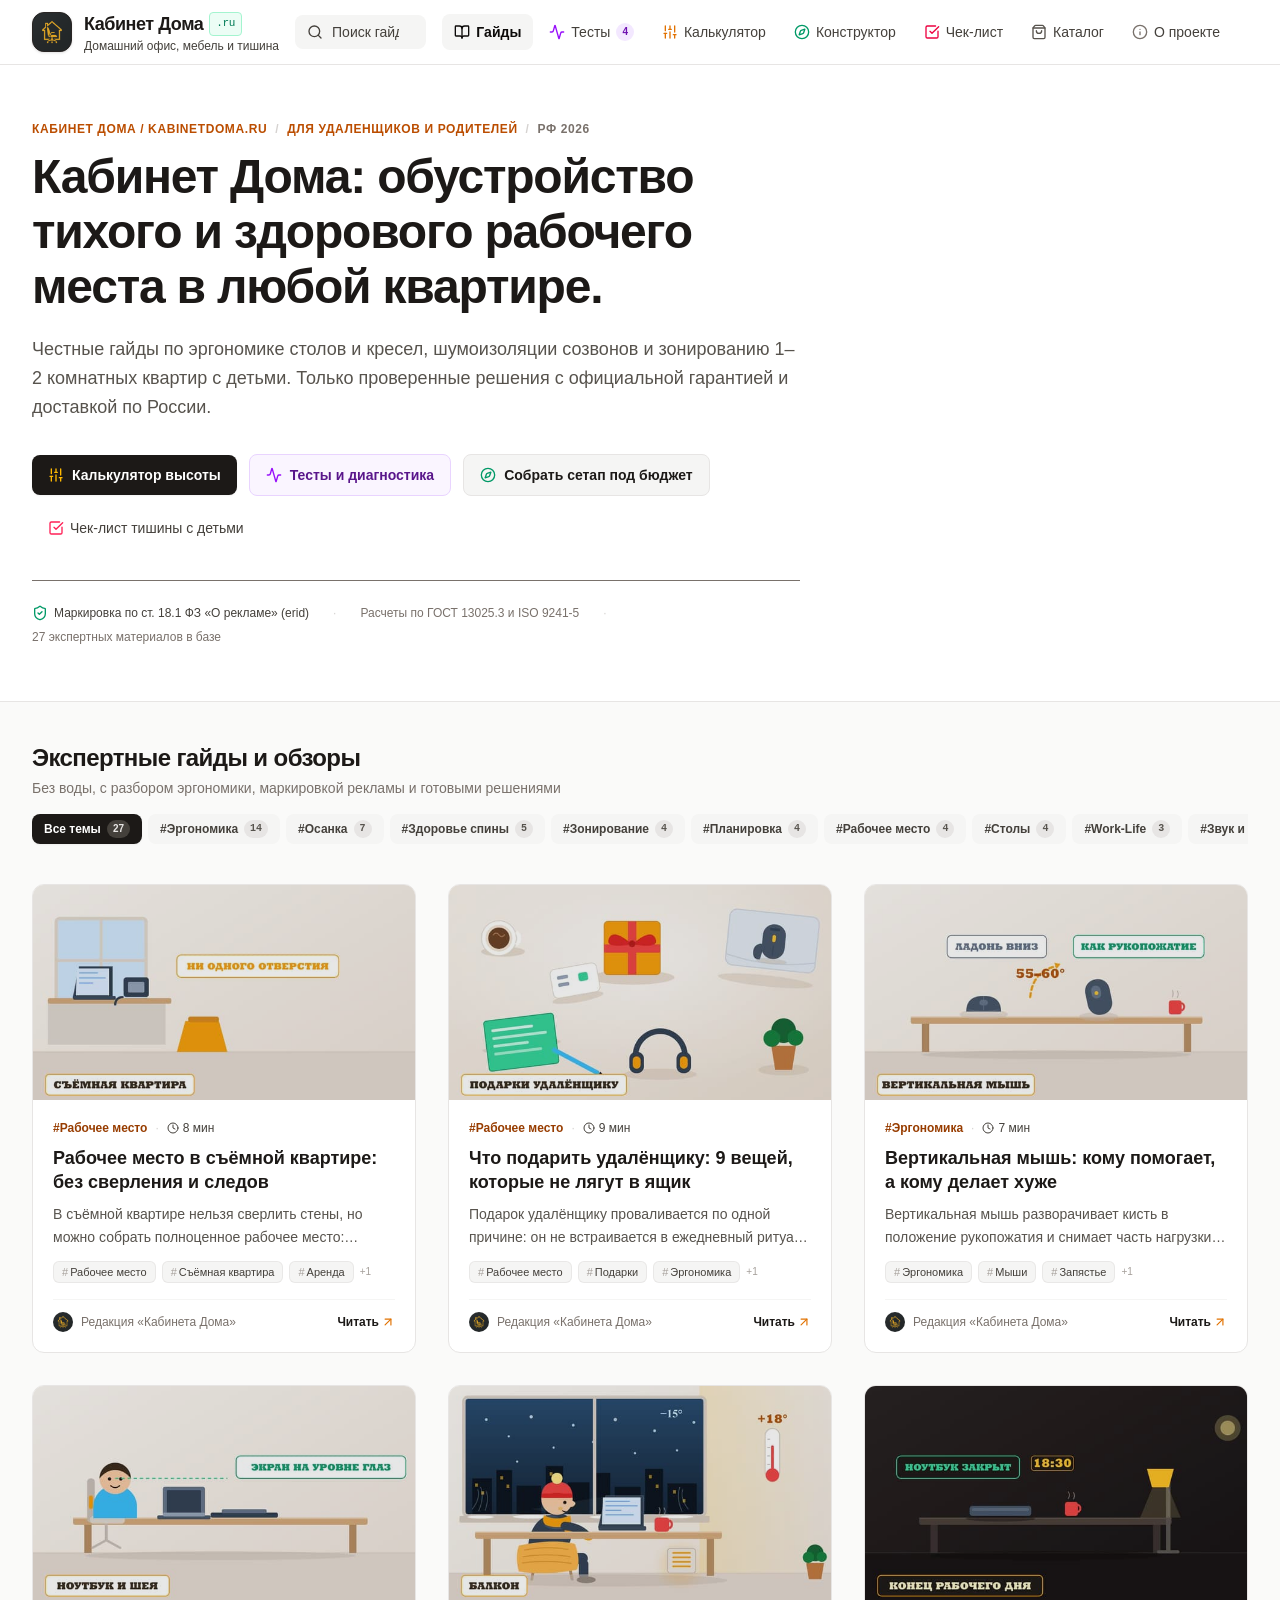
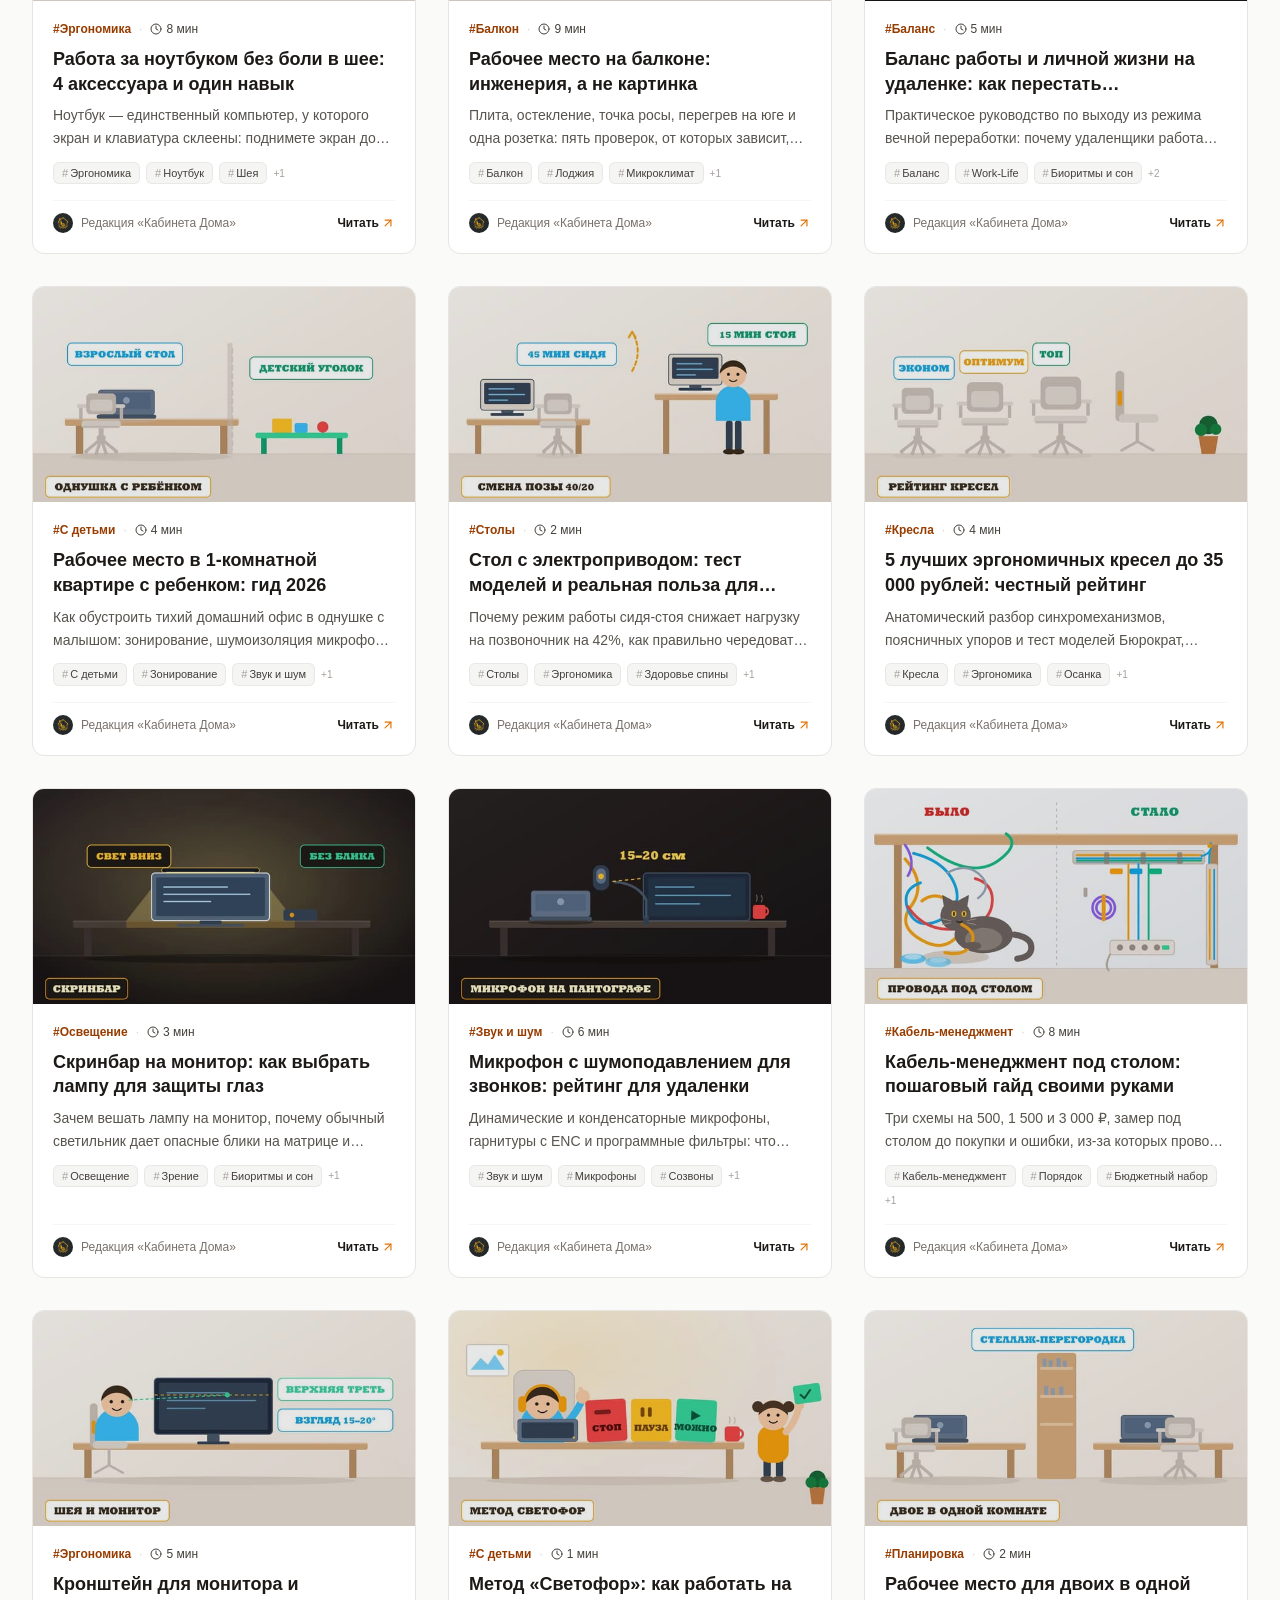
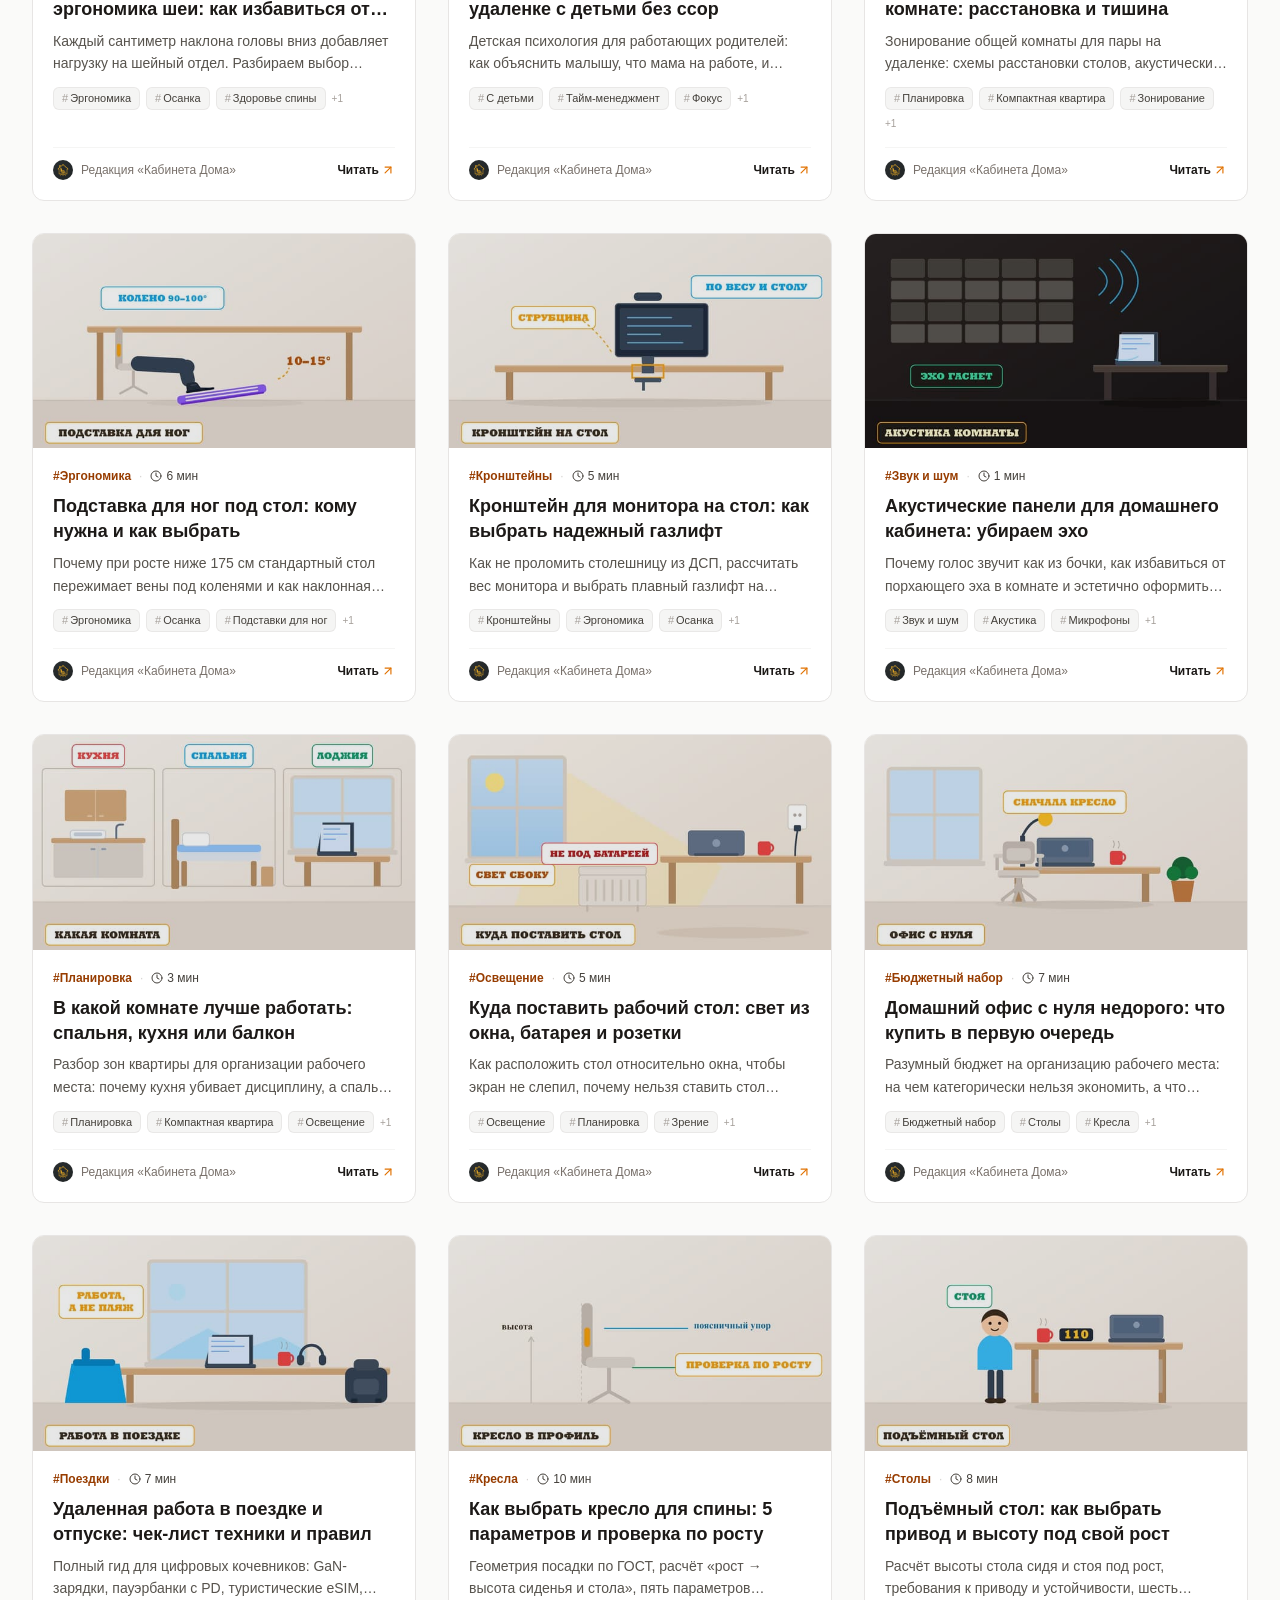
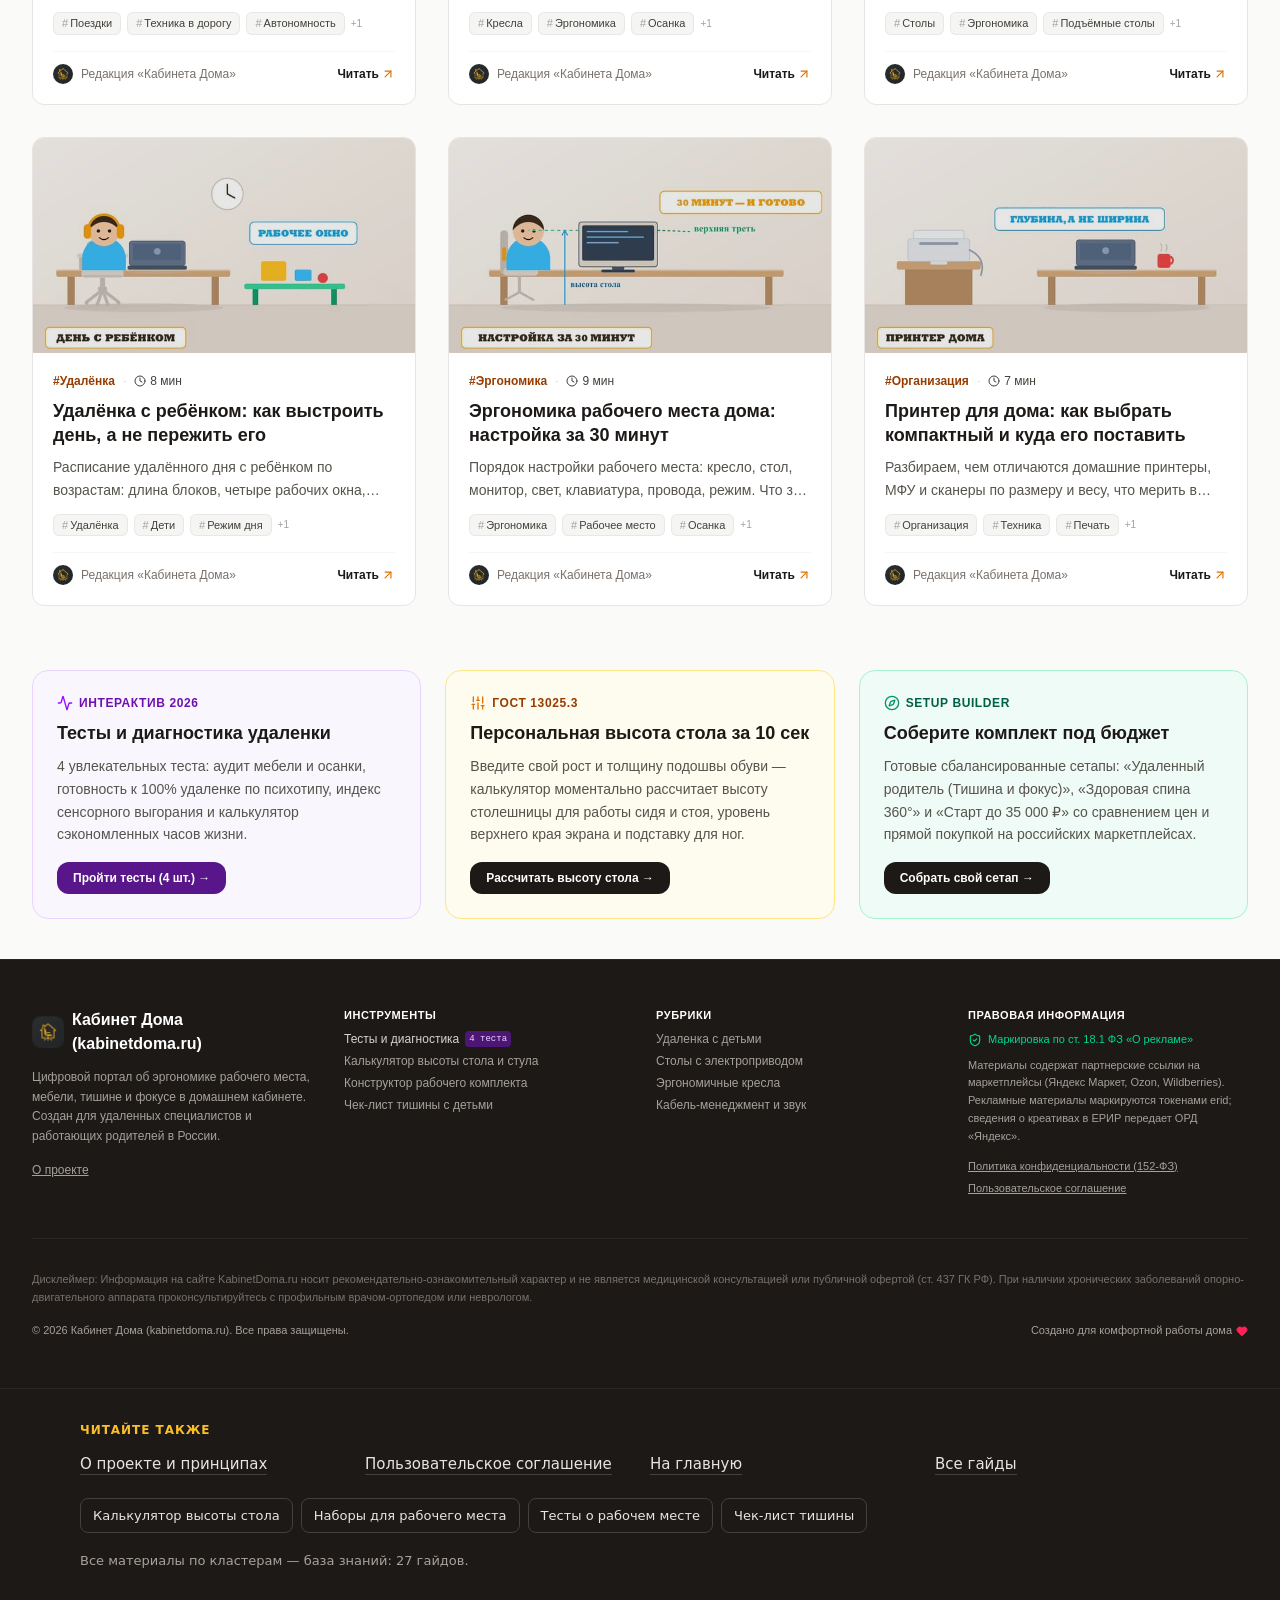
<file: privacy/index.html>
<!DOCTYPE html>
<html lang="ru" class="scroll-smooth"><head>
    <meta name="mitgo-verification" content="2ab007de-ae48-4bfa-b8aa-21a9992758fb">
    <meta charset="UTF-8">
    <meta http-equiv="Content-Security-Policy" content="default-src 'self'; script-src 'self'; style-src 'self' 'unsafe-inline'; img-src 'self' data:; font-src 'self'; connect-src 'self'; object-src 'none'; base-uri 'self'; form-action 'self'; frame-src 'none'">
    <meta name="referrer" content="strict-origin-when-cross-origin">
    <meta name="viewport" content="width=device-width, initial-scale=1.0">
    <meta name="theme-color" content="#fafaf9">
    <!-- Favicon & Icons -->
    <link rel="icon" type="image/svg+xml" href="/favicon.svg">
    <link rel="icon" type="image/png" sizes="32x32" href="/favicon-32.png">
    <link rel="apple-touch-icon" sizes="180x180" href="/apple-touch-icon.png">
    
    <!-- OpenGraph / Social Cards -->
    <meta property="og:type" content="website">
    <meta property="og:site_name" content="Кабинет Дома (KabinetDoma.ru)">
    <meta property="og:locale" content="ru_RU">
    <meta name="twitter:card" content="summary_large_image">
    <!-- Robots and indexing -->
    <meta name="robots" content="index, follow">
    <!-- Fonts -->
    <!-- Yandex Webmaster Verification -->
    <meta name="yandex-verification" content="f90ccbe3e80e4f97">
    <meta name="yandex-distribution-verification" content="4z6mlgyzcx5v4d6k">

    <!-- Schema.org JSON-LD Structured Data -->
    <script type="application/ld+json">
    {
      "@context": "https://schema.org",
      "@graph": [
        {
          "@type": "WebSite",
          "@id": "https://kabinetdoma.ru/#website",
          "url": "https://kabinetdoma.ru",
          "name": "Кабинет Дома",
          "alternateName": "KabinetDoma.ru",
          "description": "Портал по эргономике рабочего места и продуктивности в домашнем кабинете",
          "inLanguage": "ru-RU"
        },
        {
          "@type": "Organization",
          "@id": "https://kabinetdoma.ru/#organization",
          "name": "Кабинет Дома Media",
          "url": "https://kabinetdoma.ru",
          "logo": "https://kabinetdoma.ru/logo.png"
        }
      ]
    }
    </script>
    <script src="/data/catalog.js"></script><script src="/data/product-links.js"></script><script type="module" crossorigin="" src="/assets/index.js"></script>
    <link rel="stylesheet" crossorigin="" href="/assets/index.css">
    <title>Политика конфиденциальности — Кабинет Дома</title>
    <meta name="description" content="Как сайт соблюдает 152-ФЗ: почему данные посетителей не собираются, что считается локально в браузере и как устроены партнёрские ссылки с erid." />
    <link rel="canonical" href="https://kabinetdoma.ru/privacy/" />
    <meta property="og:title" content="Политика конфиденциальности — Кабинет Дома" />
    <meta property="og:description" content="Как сайт соблюдает 152-ФЗ: почему данные посетителей не собираются, что считается локально в браузере и как устроены партнёрские ссылки с erid." />
    <meta property="og:url" content="https://kabinetdoma.ru/privacy/" />
    <meta property="og:image" content="https://kabinetdoma.ru/og-image.jpg" />
    <meta property="og:image:width" content="1200">
    <meta property="og:image:height" content="630">
    <meta name="twitter:title" content="Политика конфиденциальности — Кабинет Дома" />
    <meta name="twitter:description" content="Как сайт соблюдает 152-ФЗ: почему данные посетителей не собираются, что считается локально в браузере и как устроены партнёрские ссылки с erid." />
    <meta name="twitter:image" content="https://kabinetdoma.ru/og-image.jpg" />
<!-- kd-seo -->
    <script type="application/ld+json">{"@context":"https://schema.org","@graph":[{"@type":"WebPage","@id":"https://kabinetdoma.ru/privacy/#webpage","url":"https://kabinetdoma.ru/privacy/","name":"Политика конфиденциальности — Кабинет Дома","description":"Как сайт соблюдает 152-ФЗ: почему данные посетителей не собираются, что считается локально в браузере и как устроены партнёрские ссылки с erid.","inLanguage":"ru-RU","isPartOf":{"@id":"https://kabinetdoma.ru/#website"},"breadcrumb":{"@id":"https://kabinetdoma.ru/privacy/#breadcrumbs"}},{"@type":"BreadcrumbList","@id":"https://kabinetdoma.ru/privacy/#breadcrumbs","itemListElement":[{"@type":"ListItem","position":1,"name":"Главная","item":"https://kabinetdoma.ru/"},{"@type":"ListItem","position":2,"name":"Политика конфиденциальности","item":"https://kabinetdoma.ru/privacy/"}]}]}</script>
    <!-- /kd-seo -->
  </head>
  <body class="bg-stone-50 text-stone-900 antialiased selection:bg-amber-100 selection:text-amber-900">
    <!-- Yandex.Distribution verification: 4z6mlgyzcx5v4d6k -->
    <span style="display:none" aria-hidden="true">4z6mlgyzcx5v4d6k</span>

    <!-- Yandex.Metrika noscript fallback -->
    <div id="root"><div class="min-h-screen flex flex-col bg-stone-50 text-stone-900 selection:bg-amber-100 selection:text-amber-900"><a href="#main" class="sr-only focus:not-sr-only focus:absolute focus:top-2 focus:left-2 focus:z-50 focus:px-4 focus:py-2 focus:bg-stone-900 focus:text-white focus:rounded-lg focus:font-semibold">Перейти к содержанию</a><header class="sticky top-0 z-40 bg-white/95 backdrop-blur-md border-b border-stone-200"><div class="max-w-7xl mx-auto px-4 sm:px-6 lg:px-8"><div class="flex items-center justify-between h-16 gap-4"><a href="/" class="flex items-center gap-3 cursor-pointer group select-none flex-shrink-0 no-underline"><div class="w-10 h-10 rounded-xl overflow-hidden bg-stone-900 border border-stone-800 shadow-sm flex items-center justify-center flex-shrink-0 group-hover:scale-105 transition-transform"><img sizes="48px" srcset="/logo-64.png 64w, /logo-128.png 128w, /logo.png 512w" loading="lazy" alt="Кабинет Дома" class="w-full h-full object-cover" width="512" height="512" src="/logo.png"></div><div><div class="font-bold text-lg tracking-tight text-stone-900 group-hover:text-amber-700 transition-colors flex items-center gap-1.5">Кабинет Дома<span class="text-[11px] font-mono font-medium text-emerald-700 bg-emerald-50 px-1.5 py-0.5 rounded border border-emerald-200">.ru</span></div><p class="text-xs text-stone-700 hidden sm:block">Домашний офис, мебель и тишина</p></div></a><div class="hidden md:flex items-center relative flex-1 max-w-xs lg:max-w-sm"><svg xmlns="http://www.w3.org/2000/svg" width="24" height="24" viewBox="0 0 24 24" fill="none" stroke="currentColor" stroke-width="2" stroke-linecap="round" stroke-linejoin="round" class="lucide lucide-search w-4 h-4 text-stone-700 absolute left-3 pointer-events-none" aria-hidden="true"><path d="m21 21-4.34-4.34"></path><circle cx="11" cy="11" r="8"></circle></svg><input placeholder="Поиск гайдов, столов, кресел..." aria-label="Поиск по статьям" class="w-full pl-9 pr-3 py-1.5 text-sm bg-stone-100 hover:bg-stone-150 focus:bg-white border border-transparent focus:border-amber-400 rounded-lg outline-none transition-all placeholder:text-stone-700" type="search" value=""></div><nav class="hidden lg:flex items-center gap-1 text-sm font-medium text-stone-700"><button class="px-3 py-2 rounded-lg transition-colors flex items-center gap-1.5 hover:text-stone-900 hover:bg-stone-50"><svg xmlns="http://www.w3.org/2000/svg" width="24" height="24" viewBox="0 0 24 24" fill="none" stroke="currentColor" stroke-width="2" stroke-linecap="round" stroke-linejoin="round" class="lucide lucide-book-open w-4 h-4" aria-hidden="true"><path d="M12 7v14"></path><path d="M3 18a1 1 0 0 1-1-1V4a1 1 0 0 1 1-1h5a4 4 0 0 1 4 4 4 4 0 0 1 4-4h5a1 1 0 0 1 1 1v13a1 1 0 0 1-1 1h-6a3 3 0 0 0-3 3 3 3 0 0 0-3-3z"></path></svg>Гайды</button><button class="px-3 py-2 rounded-lg transition-colors flex items-center gap-1.5 hover:text-stone-900 hover:bg-stone-50"><svg xmlns="http://www.w3.org/2000/svg" width="24" height="24" viewBox="0 0 24 24" fill="none" stroke="currentColor" stroke-width="2" stroke-linecap="round" stroke-linejoin="round" class="lucide lucide-activity w-4 h-4 text-purple-600" aria-hidden="true"><path d="M22 12h-2.48a2 2 0 0 0-1.93 1.46l-2.35 8.36a.25.25 0 0 1-.48 0L9.24 2.18a.25.25 0 0 0-.48 0l-2.35 8.36A2 2 0 0 1 4.49 12H2"></path></svg><span>Тесты</span><span class="text-[10px] font-bold px-1.5 py-0.5 bg-purple-100 text-purple-800 rounded-full">4</span></button><button class="px-3 py-2 rounded-lg transition-colors flex items-center gap-1.5 hover:text-stone-900 hover:bg-stone-50"><svg xmlns="http://www.w3.org/2000/svg" width="24" height="24" viewBox="0 0 24 24" fill="none" stroke="currentColor" stroke-width="2" stroke-linecap="round" stroke-linejoin="round" class="lucide lucide-sliders-vertical w-4 h-4 text-amber-600" aria-hidden="true"><path d="M10 8h4"></path><path d="M12 21v-9"></path><path d="M12 8V3"></path><path d="M17 16h4"></path><path d="M19 12V3"></path><path d="M19 21v-5"></path><path d="M3 14h4"></path><path d="M5 10V3"></path><path d="M5 21v-7"></path></svg>Калькулятор</button><button class="px-3 py-2 rounded-lg transition-colors flex items-center gap-1.5 hover:text-stone-900 hover:bg-stone-50"><svg xmlns="http://www.w3.org/2000/svg" width="24" height="24" viewBox="0 0 24 24" fill="none" stroke="currentColor" stroke-width="2" stroke-linecap="round" stroke-linejoin="round" class="lucide lucide-compass w-4 h-4 text-emerald-600" aria-hidden="true"><path d="m16.24 7.76-1.804 5.411a2 2 0 0 1-1.265 1.265L7.76 16.24l1.804-5.411a2 2 0 0 1 1.265-1.265z"></path><circle cx="12" cy="12" r="10"></circle></svg>Конструктор</button><button class="px-3 py-2 rounded-lg transition-colors flex items-center gap-1.5 hover:text-stone-900 hover:bg-stone-50"><svg xmlns="http://www.w3.org/2000/svg" width="24" height="24" viewBox="0 0 24 24" fill="none" stroke="currentColor" stroke-width="2" stroke-linecap="round" stroke-linejoin="round" class="lucide lucide-square-check-big w-4 h-4 text-rose-600" aria-hidden="true"><path d="M21 10.656V19a2 2 0 0 1-2 2H5a2 2 0 0 1-2-2V5a2 2 0 0 1 2-2h12.344"></path><path d="m9 11 3 3L22 4"></path></svg>Чек-лист</button><button class="px-3 py-2 rounded-lg transition-colors flex items-center gap-1.5 hover:text-stone-900 hover:bg-stone-50"><svg xmlns="http://www.w3.org/2000/svg" width="24" height="24" viewBox="0 0 24 24" fill="none" stroke="currentColor" stroke-width="2" stroke-linecap="round" stroke-linejoin="round" class="lucide lucide-shopping-bag w-4 h-4 text-stone-600" aria-hidden="true"><path d="M16 10a4 4 0 0 1-8 0"></path><path d="M3.103 6.034h17.794"></path><path d="M3.4 5.467a2 2 0 0 0-.4 1.2V20a2 2 0 0 0 2 2h14a2 2 0 0 0 2-2V6.667a2 2 0 0 0-.4-1.2l-2-2.667A2 2 0 0 0 17 2H7a2 2 0 0 0-1.6.8z"></path></svg>Каталог</button><button class="px-3 py-2 rounded-lg transition-colors flex items-center gap-1.5 hover:text-stone-900 hover:bg-stone-50"><svg xmlns="http://www.w3.org/2000/svg" width="24" height="24" viewBox="0 0 24 24" fill="none" stroke="currentColor" stroke-width="2" stroke-linecap="round" stroke-linejoin="round" class="lucide lucide-info w-4 h-4 text-stone-500" aria-hidden="true"><circle cx="12" cy="12" r="10"></circle><path d="M12 16v-4"></path><path d="M12 8h.01"></path></svg>О проекте</button></nav><div class="flex items-center gap-2"><button class="lg:hidden p-2 rounded-lg text-stone-600 hover:bg-stone-100 transition-colors" aria-label="Меню навигации"><svg xmlns="http://www.w3.org/2000/svg" width="24" height="24" viewBox="0 0 24 24" fill="none" stroke="currentColor" stroke-width="2" stroke-linecap="round" stroke-linejoin="round" class="lucide lucide-menu w-5 h-5" aria-hidden="true"><path d="M4 5h16"></path><path d="M4 12h16"></path><path d="M4 19h16"></path></svg></button></div></div></div></header><main id="main" class="flex-1"><div class="max-w-4xl mx-auto px-4 sm:px-6 py-12"><nav class="text-xs text-stone-500 mb-6 flex items-center gap-1.5"><button class="hover:text-stone-900 transition-colors">Главная</button><span>/</span><span class="text-stone-900 font-medium">Политика конфиденциальности</span></nav><div class="border-b border-stone-200 pb-8 mb-8"><div class="inline-flex items-center gap-2 px-3 py-1 rounded-full bg-emerald-100 text-emerald-900 text-xs font-semibold mb-4"><svg xmlns="http://www.w3.org/2000/svg" width="24" height="24" viewBox="0 0 24 24" fill="none" stroke="currentColor" stroke-width="2" stroke-linecap="round" stroke-linejoin="round" class="lucide lucide-shield-check w-3.5 h-3.5" aria-hidden="true"><path d="M20 13c0 5-3.5 7.5-7.66 8.95a1 1 0 0 1-.67-.01C7.5 20.5 4 18 4 13V6a1 1 0 0 1 1-1c2 0 4.5-1.2 6.24-2.72a1.17 1.17 0 0 1 1.52 0C14.51 3.81 17 5 19 5a1 1 0 0 1 1 1z"></path><path d="m9 12 2 2 4-4"></path></svg>Сайт не собирает персональные данные</div><h1 class="text-3xl sm:text-4xl font-extrabold text-stone-900 tracking-tight mb-2">Политика конфиденциальности</h1><p class="text-xs text-stone-500">Редакция от 16 ноября 2026 года | Информационный ресурс KabinetDoma.ru</p></div><div class="prose prose-stone max-w-none text-xs sm:text-sm text-stone-700 space-y-6 leading-relaxed"><div class="p-4 bg-emerald-50/80 border border-emerald-200 rounded-xl text-emerald-950 text-xs sm:text-sm space-y-2"><div class="font-bold flex items-center gap-2 text-emerald-900"><svg xmlns="http://www.w3.org/2000/svg" width="24" height="24" viewBox="0 0 24 24" fill="none" stroke="currentColor" stroke-width="2" stroke-linecap="round" stroke-linejoin="round" class="lucide lucide-circle-check w-4 h-4 text-emerald-600" aria-hidden="true"><circle cx="12" cy="12" r="10"></circle><path d="m9 12 2 2 4-4"></path></svg>Главный принцип ресурса: сайт ничего не собирает о посетителе</div><p>Сайт «Кабинет Дома» (<strong>kabinetdoma.ru</strong>) — открытое информационно-аналитическое издание об эргономике рабочего места. Здесь <strong>нет регистрации, личных кабинетов, подписок, форм и полей ввода</strong>, поэтому персональные данные посетителей не собираются, не записываются и не хранятся.</p></div><section><h2 class="text-base sm:text-lg font-bold text-stone-900 mb-2">1. Чего на сайте нет</h2><p>Политика описывает ровно то, что делает сайт, поэтому список короткий:</p><ul class="list-disc pl-5 space-y-1"><li>Нет форм обратной связи, регистрации, авторизации, подписки и комментариев — ввести свои данные некуда.</li><li>Нет счётчиков посещаемости, систем веб-аналитики, Вебвизора, пикселей и рекламных идентификаторов.</li><li>Нет сохранения данных в браузере: сайт не записывает ни настроек, ни идентификаторов и не считывает их при следующих визитах.</li><li>Нет внешних запросов к сторонним сервисам — шрифты системные, виджетов, встраиваний и чужих скриптов на страницах нет.</li></ul></section><section><h2 class="text-base sm:text-lg font-bold text-stone-900 mb-2">2. Расчёты и тесты выполняются в браузере</h2><p>Калькулятор высоты стола и стула, конструктор комплекта, чек-листы и тесты работают<strong> локально в браузере посетителя</strong>. Введённые значения не отправляются на сервер, не сохраняются и никому не передаются: после закрытия страницы их не остаётся.</p></section><section><h2 class="text-base sm:text-lg font-bold text-stone-900 mb-2">3. Партнерские ссылки (ст. 18.1 ФЗ «О рекламе»)</h2><p>Партнерские ссылки сопровождаются идентификаторами рекламы (erid) — это требование ст. 18.1 Федерального закона от 13.03.2006 № 38-ФЗ «О рекламе» (статья введена Федеральным законом от 02.07.2021 № 347-ФЗ). Сведения о креативах в Единый реестр интернет-рекламы передает сервис размещения — ОРД «Яндекс».</p><p>При клике по партнерской ссылке посетитель переходит на сайт маркетплейса, и дальнейшая обработка данных происходит по правилам этой площадки. Сайт KabinetDoma.ru не имеет доступа к аккаунтам, заказам, платежам и корзинам на торговых площадках и не получает сведений о том, что именно вы там делали.</p></section><section><h2 class="text-base sm:text-lg font-bold text-stone-900 mb-2">4. Технические журналы хостинга</h2><p>Страницы сайта отдаёт хостинг-провайдер, который ведёт технические журналы обращений для обеспечения работы и защиты сайта. Редакция эти журналы не использует для идентификации посетителей, не связывает их с конкретным человеком и не передает третьим лицам.</p></section><section><h2 class="text-base sm:text-lg font-bold text-stone-900 mb-2">5. Обращения и связь</h2><p>Сайт не принимает обращения через формы и не публикует почтовый ящик редакции, поэтому переписки, в которой могли бы появиться ваши данные, не возникает.</p></section><section><h2 class="text-base sm:text-lg font-bold text-stone-900 mb-2">6. Изменения политики</h2><p>Если на сайте появятся аналитика, формы, рассылка или другой сбор данных, политика будет переписана до их запуска, а на страницах появится уведомление. Действующая редакция всегда опубликована на этой странице, дата указана выше.</p></section></div></div></main><footer class="bg-stone-900 text-stone-300 border-t border-stone-800 text-xs"><div class="max-w-7xl mx-auto px-4 sm:px-6 lg:px-8 py-12"><div class="grid grid-cols-1 md:grid-cols-4 gap-8 mb-10"><div class="space-y-3 md:col-span-1"><div class="flex items-center gap-2 text-white font-bold text-base"><div class="w-8 h-8 rounded-lg overflow-hidden bg-stone-950 border border-stone-800 flex items-center justify-center flex-shrink-0"><img sizes="48px" srcset="/logo-64.png 64w, /logo-128.png 128w, /logo.png 512w" loading="lazy" alt="Кабинет Дома" class="w-full h-full object-cover" width="512" height="512" src="/logo.png"></div>Кабинет Дома (kabinetdoma.ru)</div><p class="text-stone-400 leading-relaxed text-xs">Цифровой портал об эргономике рабочего места, мебели, тишине и фокусе в домашнем кабинете. Создан для удаленных специалистов и работающих родителей в России.</p><div class="pt-1 text-stone-400 text-xs space-y-1"><div><button class="hover:text-white transition-colors underline font-medium">О проекте</button></div></div></div><div class="space-y-2"><div class="font-bold text-white uppercase tracking-wider text-[11px]">Инструменты</div><ul class="space-y-1.5 text-stone-400"><li><button class="hover:text-white transition-colors flex items-center gap-1.5 text-stone-300 font-medium"><span>Тесты и диагностика</span><span class="text-[9px] bg-purple-900/80 text-purple-200 px-1 py-0.5 rounded font-mono">4 теста</span></button></li><li><button class="hover:text-white transition-colors">Калькулятор высоты стола и стула</button></li><li><button class="hover:text-white transition-colors">Конструктор рабочего комплекта</button></li><li><button class="hover:text-white transition-colors">Чек-лист тишины с детьми</button></li></ul></div><div class="space-y-2"><div class="font-bold text-white uppercase tracking-wider text-[11px]">Рубрики</div><ul class="space-y-1.5 text-stone-400"><li><button class="hover:text-white transition-colors">Удаленка с детьми</button></li><li><button class="hover:text-white transition-colors">Столы с электроприводом</button></li><li><button class="hover:text-white transition-colors">Эргономичные кресла</button></li><li><button class="hover:text-white transition-colors">Кабель-менеджмент и звук</button></li></ul></div><div class="space-y-2"><div class="font-bold text-white uppercase tracking-wider text-[11px]">Правовая информация</div><div class="text-[11px] text-stone-400 leading-relaxed space-y-2"><div class="flex items-center gap-1.5 text-emerald-400"><svg xmlns="http://www.w3.org/2000/svg" width="24" height="24" viewBox="0 0 24 24" fill="none" stroke="currentColor" stroke-width="2" stroke-linecap="round" stroke-linejoin="round" class="lucide lucide-shield-check w-3.5 h-3.5" aria-hidden="true"><path d="M20 13c0 5-3.5 7.5-7.66 8.95a1 1 0 0 1-.67-.01C7.5 20.5 4 18 4 13V6a1 1 0 0 1 1-1c2 0 4.5-1.2 6.24-2.72a1.17 1.17 0 0 1 1.52 0C14.51 3.81 17 5 19 5a1 1 0 0 1 1 1z"></path><path d="m9 12 2 2 4-4"></path></svg><span>Маркировка по ст. 18.1 ФЗ «О рекламе»</span></div><p>Материалы содержат партнерские ссылки на маркетплейсы (Яндекс Маркет, Ozon, Wildberries). Рекламные материалы маркируются токенами erid; сведения о креативах в ЕРИР передает ОРД «Яндекс».</p><div class="pt-1 flex flex-col gap-1"><button class="text-left text-stone-400 hover:text-white transition-colors underline">Политика конфиденциальности (152-ФЗ)</button><button class="text-left text-stone-400 hover:text-white transition-colors underline">Пользовательское соглашение</button></div></div></div></div><div class="pt-8 border-t border-stone-800 text-[11px] text-stone-500 space-y-2 leading-relaxed"><p>Дисклеймер: Информация на сайте KabinetDoma.ru носит рекомендательно-ознакомительный характер и не является медицинской консультацией или публичной офертой (ст. 437 ГК РФ). При наличии хронических заболеваний опорно-двигательного аппарата проконсультируйтесь с профильным врачом-ортопедом или неврологом.</p><div class="flex flex-col sm:flex-row items-center justify-between gap-2 pt-2 text-stone-400"><div class="flex items-center gap-2"><span>© 2026 Кабинет Дома (kabinetdoma.ru). Все права защищены.</span></div><div class="flex items-center gap-1 text-[11px]"><span>Создано для комфортной работы дома</span><svg xmlns="http://www.w3.org/2000/svg" width="24" height="24" viewBox="0 0 24 24" fill="none" stroke="currentColor" stroke-width="2" stroke-linecap="round" stroke-linejoin="round" class="lucide lucide-heart w-3 h-3 text-rose-500 fill-rose-500 inline" aria-hidden="true"><path d="M2 9.5a5.5 5.5 0 0 1 9.591-3.676.56.56 0 0 0 .818 0A5.49 5.49 0 0 1 22 9.5c0 2.29-1.5 4-3 5.5l-5.492 5.313a2 2 0 0 1-3 .019L5 15c-1.5-1.5-3-3.2-3-5.5"></path></svg></div></div></div></div></footer></div></div>
  


<script defer="" src="/assets/kd-catalog-render.js"></script>

<script defer="" src="/assets/kd-catalog-render.js"></script>
<!-- kd-links -->
<section class="kd-links" aria-label="Читайте также и инструменты">
  <style>
    .kd-links{background:#1c1917;color:#d6d3d1;border-top:1px solid #292524;padding:32px 16px;font:15px/1.5 system-ui,-apple-system,Segoe UI,Roboto,sans-serif}
    .kd-links .kd-in{max-width:1120px;margin:0 auto}
    .kd-links h2{font-size:12px;letter-spacing:.08em;text-transform:uppercase;color:#fbbf24;margin:0 0 14px;font-weight:700}
    .kd-links ul{list-style:none;margin:0 0 22px;padding:0;display:grid;grid-template-columns:repeat(auto-fit,minmax(240px,1fr));gap:10px 20px}
    .kd-links li a{color:#e7e5e4;text-decoration:none;border-bottom:1px solid #44403c;padding-bottom:1px}
    .kd-links li a:hover{color:#fbbf24;border-color:#fbbf24}
    .kd-links .kd-tools{display:flex;flex-wrap:wrap;gap:8px;margin-bottom:18px}
    .kd-links .kd-tools a{display:inline-block;padding:7px 12px;border:1px solid #44403c;border-radius:8px;color:#e7e5e4;text-decoration:none;font-size:13px}
    .kd-links .kd-tools a:hover{border-color:#fbbf24;color:#fbbf24}
    .kd-links .kd-all{color:#a8a29e;font-size:13px}
    .kd-links .kd-all a{color:#a8a29e}
    @media (max-width:640px){.kd-links{padding:24px 16px}}
  </style>
  <div class="kd-in">
    <h2>Читайте также</h2>
    <ul><li><a href="/about/">О проекте и принципах</a></li><li><a href="/terms/">Пользовательское соглашение</a></li><li><a href="/">На главную</a></li><li><a href="/articles/">Все гайды</a></li></ul>
    <div class="kd-tools"><a href="/calculator/">Калькулятор высоты стола</a><a href="/builder/">Наборы для рабочего места</a><a href="/tests/">Тесты о рабочем месте</a><a href="/checklist/">Чек-лист тишины</a></div>
    <p class="kd-all">Все материалы по кластерам — <a href="/articles/">база знаний: 27 гайдов</a>.</p>
  </div>
</section>
<!-- /kd-links -->
</body></html>
</file>
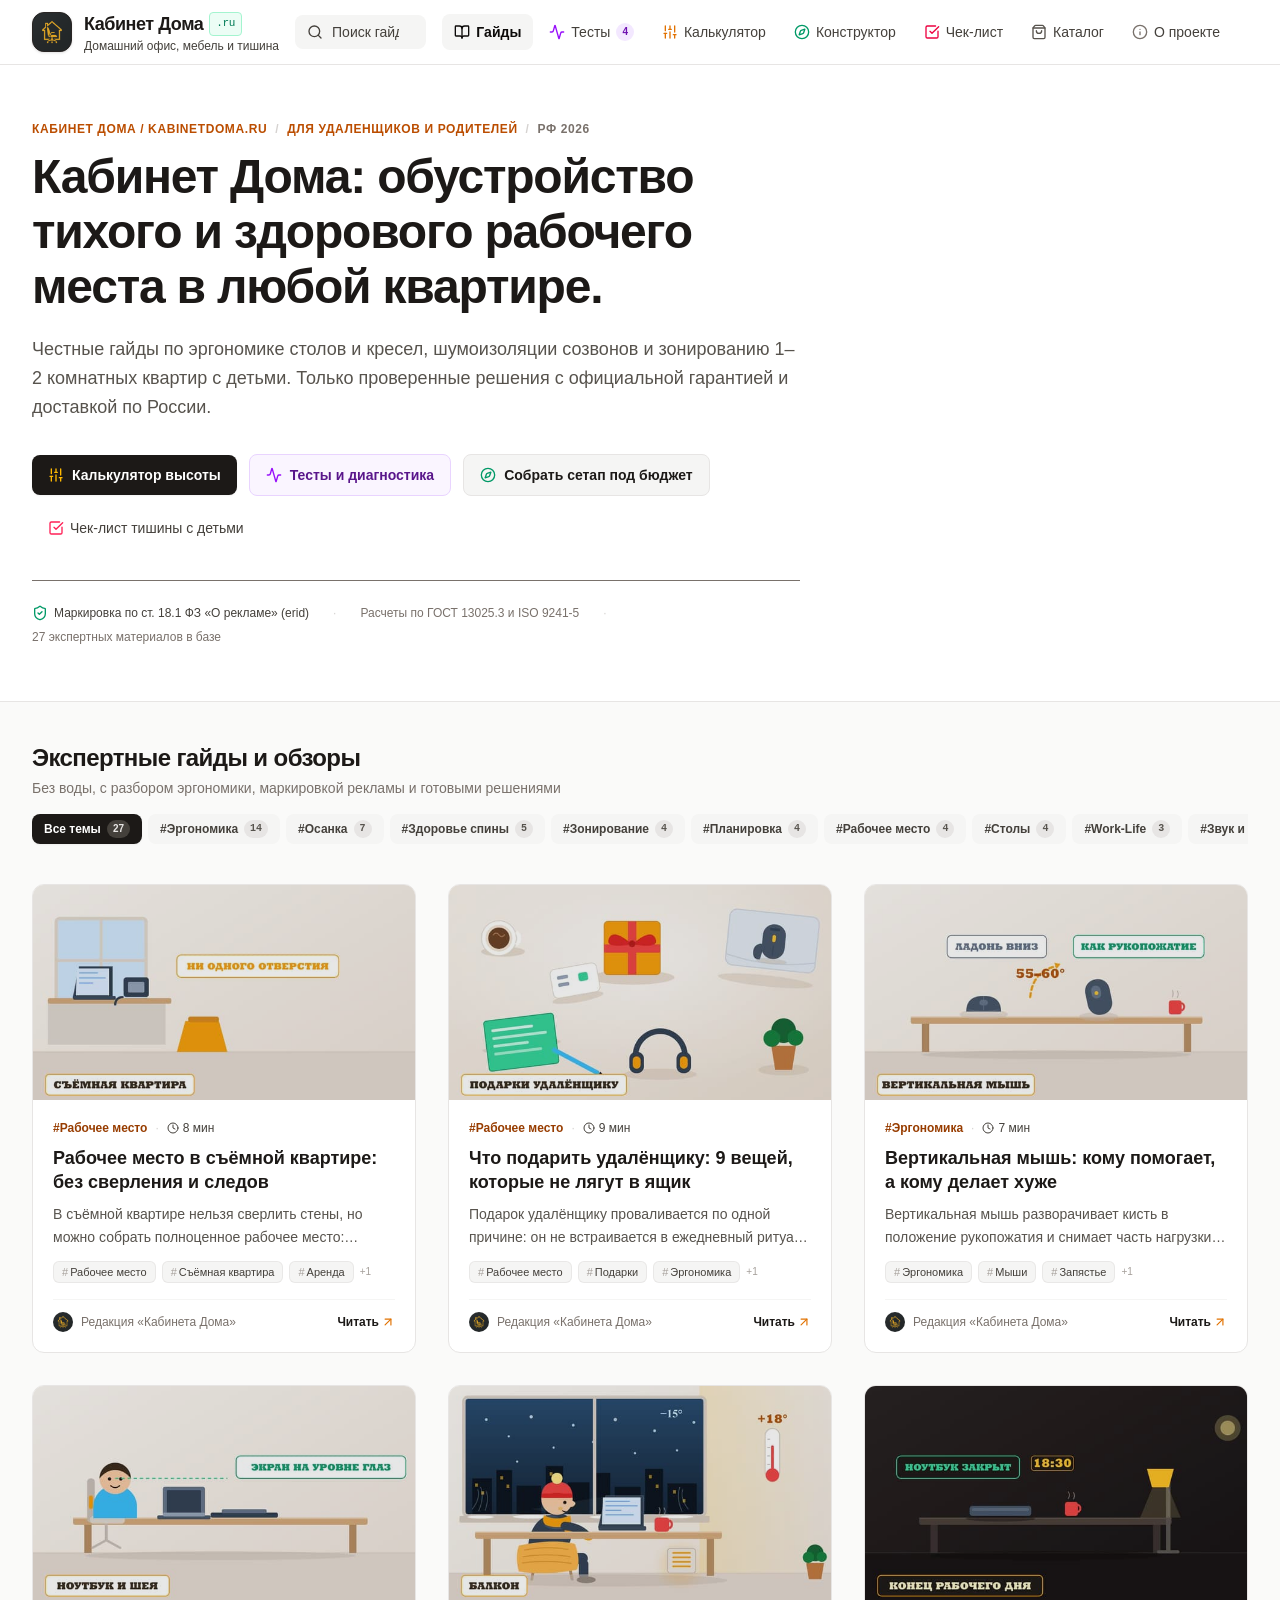
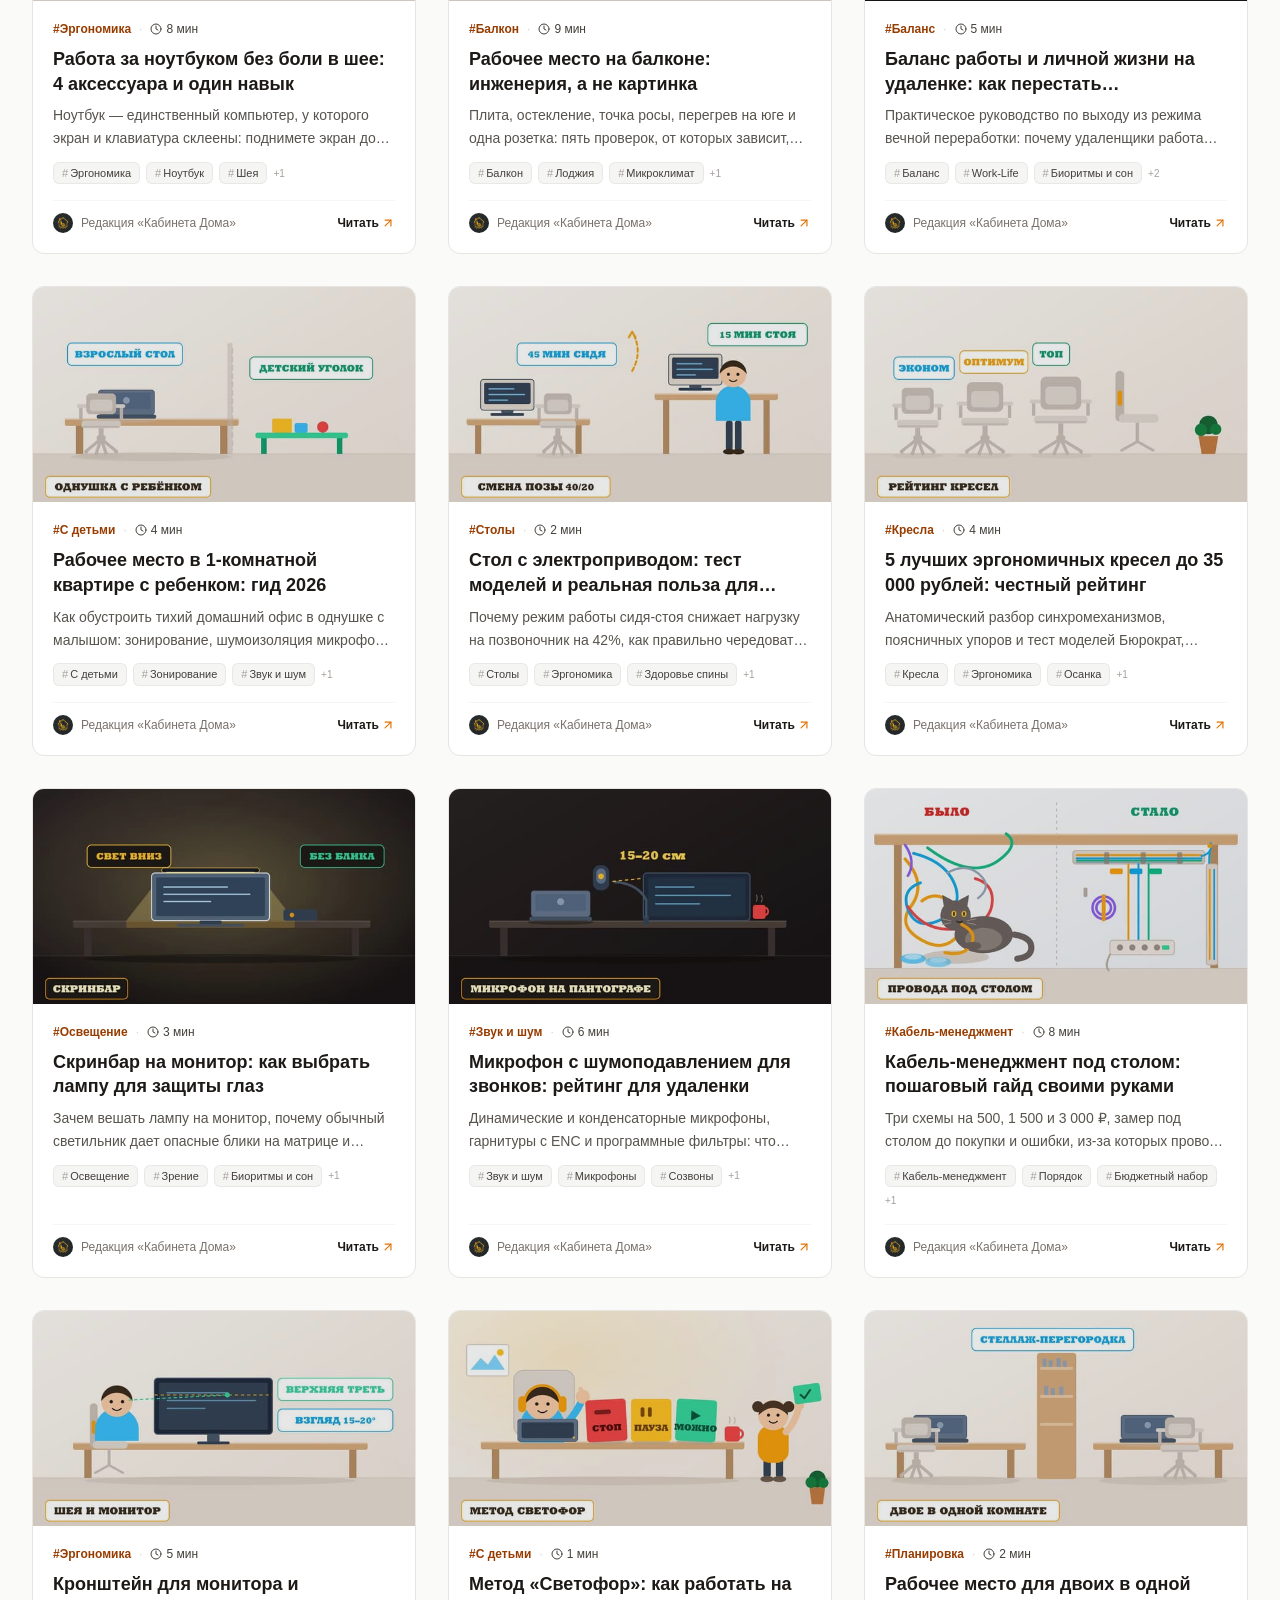
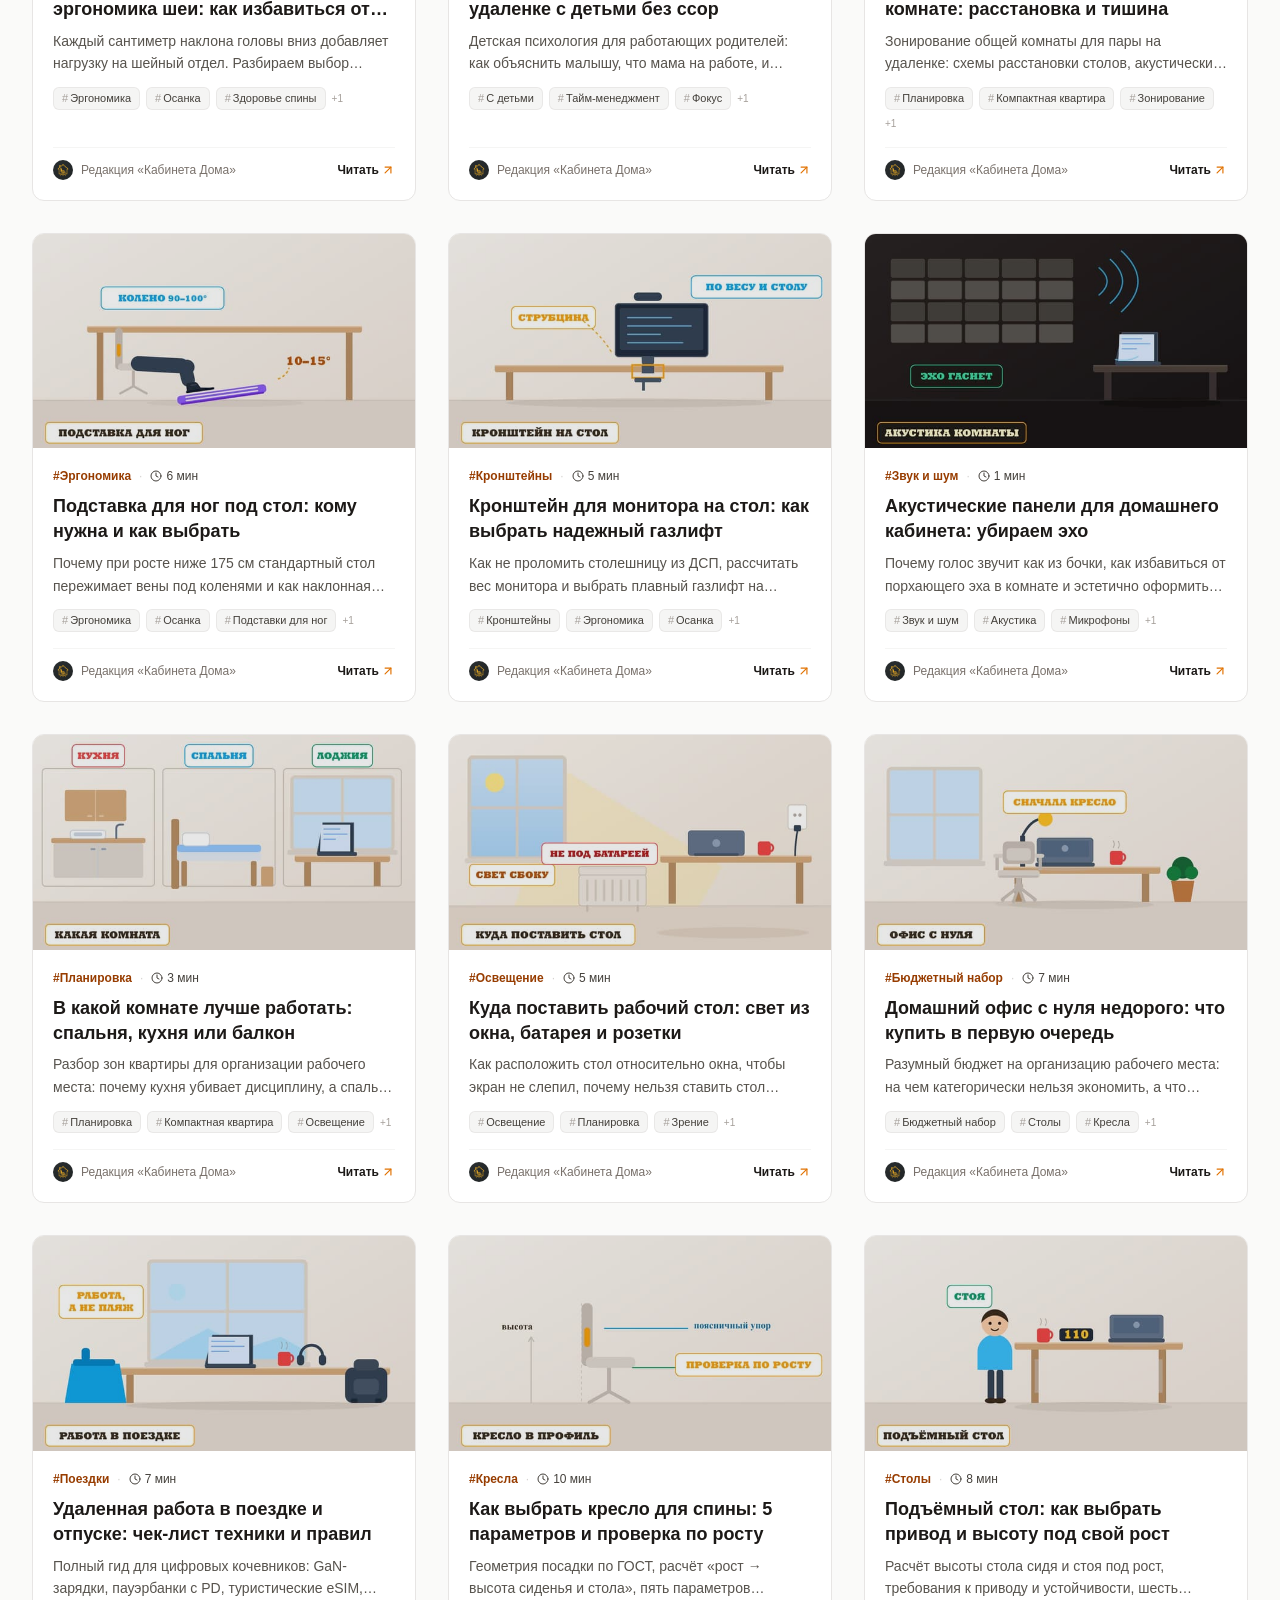
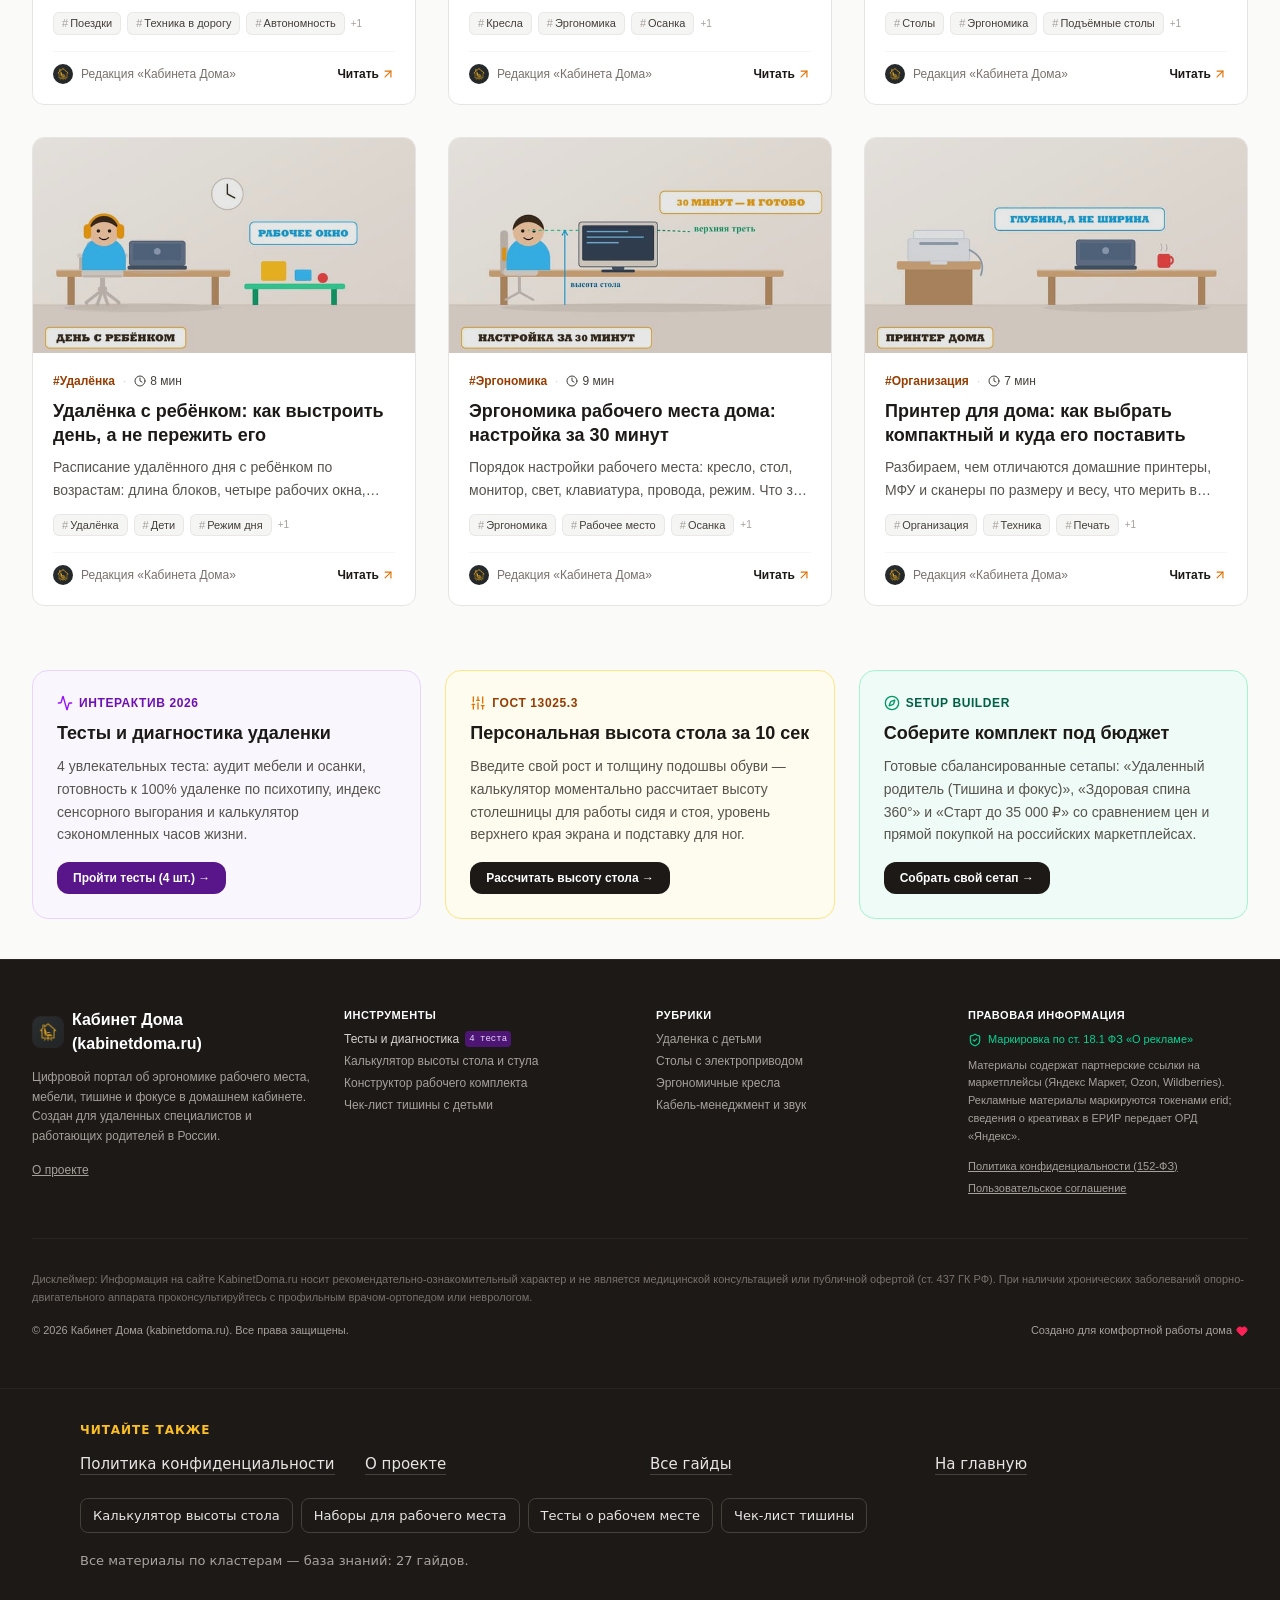
<file: terms/index.html>
<!DOCTYPE html>
<html lang="ru" class="scroll-smooth"><head>
    <meta name="mitgo-verification" content="2ab007de-ae48-4bfa-b8aa-21a9992758fb">
    <meta charset="UTF-8">
    <meta http-equiv="Content-Security-Policy" content="default-src 'self'; script-src 'self'; style-src 'self' 'unsafe-inline'; img-src 'self' data:; font-src 'self'; connect-src 'self'; object-src 'none'; base-uri 'self'; form-action 'self'; frame-src 'none'">
    <meta name="referrer" content="strict-origin-when-cross-origin">
    <meta name="viewport" content="width=device-width, initial-scale=1.0">
    <meta name="theme-color" content="#fafaf9">
    <!-- Favicon & Icons -->
    <link rel="icon" type="image/svg+xml" href="/favicon.svg">
    <link rel="icon" type="image/png" sizes="32x32" href="/favicon-32.png">
    <link rel="apple-touch-icon" sizes="180x180" href="/apple-touch-icon.png">
    
    <!-- OpenGraph / Social Cards -->
    <meta property="og:type" content="website">
    <meta property="og:site_name" content="Кабинет Дома (KabinetDoma.ru)">
    <meta property="og:locale" content="ru_RU">
    <meta name="twitter:card" content="summary_large_image">
    <!-- Robots and indexing -->
    <meta name="robots" content="index, follow">
    <!-- Fonts -->
    <!-- Yandex Webmaster Verification -->
    <meta name="yandex-verification" content="f90ccbe3e80e4f97">
    <meta name="yandex-distribution-verification" content="4z6mlgyzcx5v4d6k">

    <!-- Schema.org JSON-LD Structured Data -->
    <script type="application/ld+json">
    {
      "@context": "https://schema.org",
      "@graph": [
        {
          "@type": "WebSite",
          "@id": "https://kabinetdoma.ru/#website",
          "url": "https://kabinetdoma.ru",
          "name": "Кабинет Дома",
          "alternateName": "KabinetDoma.ru",
          "description": "Портал по эргономике рабочего места и продуктивности в домашнем кабинете",
          "inLanguage": "ru-RU"
        },
        {
          "@type": "Organization",
          "@id": "https://kabinetdoma.ru/#organization",
          "name": "Кабинет Дома Media",
          "url": "https://kabinetdoma.ru",
          "logo": "https://kabinetdoma.ru/logo.png"
        }
      ]
    }
    </script>
    <script src="/data/catalog.js"></script><script src="/data/product-links.js"></script><script type="module" crossorigin="" src="/assets/index.js"></script>
    <link rel="stylesheet" crossorigin="" href="/assets/index.css">
    <title>Пользовательское соглашение — Кабинет Дома</title>
    <meta name="description" content="Условия использования материалов, ограничение ответственности, правила цитирования и статус партнёрских ссылок с маркировкой рекламы и erid." />
    <link rel="canonical" href="https://kabinetdoma.ru/terms/" />
    <meta property="og:title" content="Пользовательское соглашение — Кабинет Дома" />
    <meta property="og:description" content="Условия использования материалов, ограничение ответственности, правила цитирования и статус партнёрских ссылок с маркировкой рекламы и erid." />
    <meta property="og:url" content="https://kabinetdoma.ru/terms/" />
    <meta property="og:image" content="https://kabinetdoma.ru/og-image.jpg" />
    <meta property="og:image:width" content="1200">
    <meta property="og:image:height" content="630">
    <meta name="twitter:title" content="Пользовательское соглашение — Кабинет Дома" />
    <meta name="twitter:description" content="Условия использования материалов, ограничение ответственности, правила цитирования и статус партнёрских ссылок с маркировкой рекламы и erid." />
    <meta name="twitter:image" content="https://kabinetdoma.ru/og-image.jpg" />
<!-- kd-seo -->
    <script type="application/ld+json">{"@context":"https://schema.org","@graph":[{"@type":"WebPage","@id":"https://kabinetdoma.ru/terms/#webpage","url":"https://kabinetdoma.ru/terms/","name":"Пользовательское соглашение — Кабинет Дома","description":"Условия использования материалов, ограничение ответственности, правила цитирования и статус партнёрских ссылок с маркировкой рекламы и erid.","inLanguage":"ru-RU","isPartOf":{"@id":"https://kabinetdoma.ru/#website"},"breadcrumb":{"@id":"https://kabinetdoma.ru/terms/#breadcrumbs"}},{"@type":"BreadcrumbList","@id":"https://kabinetdoma.ru/terms/#breadcrumbs","itemListElement":[{"@type":"ListItem","position":1,"name":"Главная","item":"https://kabinetdoma.ru/"},{"@type":"ListItem","position":2,"name":"Пользовательское соглашение","item":"https://kabinetdoma.ru/terms/"}]}]}</script>
    <!-- /kd-seo -->
  </head>
  <body class="bg-stone-50 text-stone-900 antialiased selection:bg-amber-100 selection:text-amber-900">
    <!-- Yandex.Distribution verification: 4z6mlgyzcx5v4d6k -->
    <span style="display:none" aria-hidden="true">4z6mlgyzcx5v4d6k</span>

    <!-- Yandex.Metrika noscript fallback -->
    <div id="root"><div class="min-h-screen flex flex-col bg-stone-50 text-stone-900 selection:bg-amber-100 selection:text-amber-900"><a href="#main" class="sr-only focus:not-sr-only focus:absolute focus:top-2 focus:left-2 focus:z-50 focus:px-4 focus:py-2 focus:bg-stone-900 focus:text-white focus:rounded-lg focus:font-semibold">Перейти к содержанию</a><header class="sticky top-0 z-40 bg-white/95 backdrop-blur-md border-b border-stone-200"><div class="max-w-7xl mx-auto px-4 sm:px-6 lg:px-8"><div class="flex items-center justify-between h-16 gap-4"><a href="/" class="flex items-center gap-3 cursor-pointer group select-none flex-shrink-0 no-underline"><div class="w-10 h-10 rounded-xl overflow-hidden bg-stone-900 border border-stone-800 shadow-sm flex items-center justify-center flex-shrink-0 group-hover:scale-105 transition-transform"><img sizes="48px" srcset="/logo-64.png 64w, /logo-128.png 128w, /logo.png 512w" loading="lazy" alt="Кабинет Дома" class="w-full h-full object-cover" width="512" height="512" src="/logo.png"></div><div><div class="font-bold text-lg tracking-tight text-stone-900 group-hover:text-amber-700 transition-colors flex items-center gap-1.5">Кабинет Дома<span class="text-[11px] font-mono font-medium text-emerald-700 bg-emerald-50 px-1.5 py-0.5 rounded border border-emerald-200">.ru</span></div><p class="text-xs text-stone-700 hidden sm:block">Домашний офис, мебель и тишина</p></div></a><div class="hidden md:flex items-center relative flex-1 max-w-xs lg:max-w-sm"><svg xmlns="http://www.w3.org/2000/svg" width="24" height="24" viewBox="0 0 24 24" fill="none" stroke="currentColor" stroke-width="2" stroke-linecap="round" stroke-linejoin="round" class="lucide lucide-search w-4 h-4 text-stone-700 absolute left-3 pointer-events-none" aria-hidden="true"><path d="m21 21-4.34-4.34"></path><circle cx="11" cy="11" r="8"></circle></svg><input placeholder="Поиск гайдов, столов, кресел..." aria-label="Поиск по статьям" class="w-full pl-9 pr-3 py-1.5 text-sm bg-stone-100 hover:bg-stone-150 focus:bg-white border border-transparent focus:border-amber-400 rounded-lg outline-none transition-all placeholder:text-stone-700" type="search" value=""></div><nav class="hidden lg:flex items-center gap-1 text-sm font-medium text-stone-700"><button class="px-3 py-2 rounded-lg transition-colors flex items-center gap-1.5 hover:text-stone-900 hover:bg-stone-50"><svg xmlns="http://www.w3.org/2000/svg" width="24" height="24" viewBox="0 0 24 24" fill="none" stroke="currentColor" stroke-width="2" stroke-linecap="round" stroke-linejoin="round" class="lucide lucide-book-open w-4 h-4" aria-hidden="true"><path d="M12 7v14"></path><path d="M3 18a1 1 0 0 1-1-1V4a1 1 0 0 1 1-1h5a4 4 0 0 1 4 4 4 4 0 0 1 4-4h5a1 1 0 0 1 1 1v13a1 1 0 0 1-1 1h-6a3 3 0 0 0-3 3 3 3 0 0 0-3-3z"></path></svg>Гайды</button><button class="px-3 py-2 rounded-lg transition-colors flex items-center gap-1.5 hover:text-stone-900 hover:bg-stone-50"><svg xmlns="http://www.w3.org/2000/svg" width="24" height="24" viewBox="0 0 24 24" fill="none" stroke="currentColor" stroke-width="2" stroke-linecap="round" stroke-linejoin="round" class="lucide lucide-activity w-4 h-4 text-purple-600" aria-hidden="true"><path d="M22 12h-2.48a2 2 0 0 0-1.93 1.46l-2.35 8.36a.25.25 0 0 1-.48 0L9.24 2.18a.25.25 0 0 0-.48 0l-2.35 8.36A2 2 0 0 1 4.49 12H2"></path></svg><span>Тесты</span><span class="text-[10px] font-bold px-1.5 py-0.5 bg-purple-100 text-purple-800 rounded-full">4</span></button><button class="px-3 py-2 rounded-lg transition-colors flex items-center gap-1.5 hover:text-stone-900 hover:bg-stone-50"><svg xmlns="http://www.w3.org/2000/svg" width="24" height="24" viewBox="0 0 24 24" fill="none" stroke="currentColor" stroke-width="2" stroke-linecap="round" stroke-linejoin="round" class="lucide lucide-sliders-vertical w-4 h-4 text-amber-600" aria-hidden="true"><path d="M10 8h4"></path><path d="M12 21v-9"></path><path d="M12 8V3"></path><path d="M17 16h4"></path><path d="M19 12V3"></path><path d="M19 21v-5"></path><path d="M3 14h4"></path><path d="M5 10V3"></path><path d="M5 21v-7"></path></svg>Калькулятор</button><button class="px-3 py-2 rounded-lg transition-colors flex items-center gap-1.5 hover:text-stone-900 hover:bg-stone-50"><svg xmlns="http://www.w3.org/2000/svg" width="24" height="24" viewBox="0 0 24 24" fill="none" stroke="currentColor" stroke-width="2" stroke-linecap="round" stroke-linejoin="round" class="lucide lucide-compass w-4 h-4 text-emerald-600" aria-hidden="true"><path d="m16.24 7.76-1.804 5.411a2 2 0 0 1-1.265 1.265L7.76 16.24l1.804-5.411a2 2 0 0 1 1.265-1.265z"></path><circle cx="12" cy="12" r="10"></circle></svg>Конструктор</button><button class="px-3 py-2 rounded-lg transition-colors flex items-center gap-1.5 hover:text-stone-900 hover:bg-stone-50"><svg xmlns="http://www.w3.org/2000/svg" width="24" height="24" viewBox="0 0 24 24" fill="none" stroke="currentColor" stroke-width="2" stroke-linecap="round" stroke-linejoin="round" class="lucide lucide-square-check-big w-4 h-4 text-rose-600" aria-hidden="true"><path d="M21 10.656V19a2 2 0 0 1-2 2H5a2 2 0 0 1-2-2V5a2 2 0 0 1 2-2h12.344"></path><path d="m9 11 3 3L22 4"></path></svg>Чек-лист</button><button class="px-3 py-2 rounded-lg transition-colors flex items-center gap-1.5 hover:text-stone-900 hover:bg-stone-50"><svg xmlns="http://www.w3.org/2000/svg" width="24" height="24" viewBox="0 0 24 24" fill="none" stroke="currentColor" stroke-width="2" stroke-linecap="round" stroke-linejoin="round" class="lucide lucide-shopping-bag w-4 h-4 text-stone-600" aria-hidden="true"><path d="M16 10a4 4 0 0 1-8 0"></path><path d="M3.103 6.034h17.794"></path><path d="M3.4 5.467a2 2 0 0 0-.4 1.2V20a2 2 0 0 0 2 2h14a2 2 0 0 0 2-2V6.667a2 2 0 0 0-.4-1.2l-2-2.667A2 2 0 0 0 17 2H7a2 2 0 0 0-1.6.8z"></path></svg>Каталог</button><button class="px-3 py-2 rounded-lg transition-colors flex items-center gap-1.5 hover:text-stone-900 hover:bg-stone-50"><svg xmlns="http://www.w3.org/2000/svg" width="24" height="24" viewBox="0 0 24 24" fill="none" stroke="currentColor" stroke-width="2" stroke-linecap="round" stroke-linejoin="round" class="lucide lucide-info w-4 h-4 text-stone-500" aria-hidden="true"><circle cx="12" cy="12" r="10"></circle><path d="M12 16v-4"></path><path d="M12 8h.01"></path></svg>О проекте</button></nav><div class="flex items-center gap-2"><button class="lg:hidden p-2 rounded-lg text-stone-600 hover:bg-stone-100 transition-colors" aria-label="Меню навигации"><svg xmlns="http://www.w3.org/2000/svg" width="24" height="24" viewBox="0 0 24 24" fill="none" stroke="currentColor" stroke-width="2" stroke-linecap="round" stroke-linejoin="round" class="lucide lucide-menu w-5 h-5" aria-hidden="true"><path d="M4 5h16"></path><path d="M4 12h16"></path><path d="M4 19h16"></path></svg></button></div></div></div></header><main id="main" class="flex-1"><div class="max-w-4xl mx-auto px-4 sm:px-6 py-12"><nav class="text-xs text-stone-500 mb-6 flex items-center gap-1.5"><button class="hover:text-stone-900 transition-colors">Главная</button><span>/</span><span class="text-stone-900 font-medium">Пользовательское соглашение</span></nav><div class="border-b border-stone-200 pb-8 mb-8"><div class="inline-flex items-center gap-2 px-3 py-1 rounded-full bg-stone-100 text-stone-900 text-xs font-semibold mb-4"><svg xmlns="http://www.w3.org/2000/svg" width="24" height="24" viewBox="0 0 24 24" fill="none" stroke="currentColor" stroke-width="2" stroke-linecap="round" stroke-linejoin="round" class="lucide lucide-book-open w-3.5 h-3.5" aria-hidden="true"><path d="M12 7v14"></path><path d="M3 18a1 1 0 0 1-1-1V4a1 1 0 0 1 1-1h5a4 4 0 0 1 4 4 4 4 0 0 1 4-4h5a1 1 0 0 1 1 1v13a1 1 0 0 1-1 1h-6a3 3 0 0 0-3 3 3 3 0 0 0-3-3z"></path></svg>Правила использования сайта</div><h1 class="text-3xl sm:text-4xl font-extrabold text-stone-900 tracking-tight mb-2">Пользовательское соглашение</h1><p class="text-xs text-stone-500">Действующая редакция | Сайт KabinetDoma.ru</p></div><div class="prose prose-stone max-w-none text-xs sm:text-sm text-stone-700 space-y-6 leading-relaxed"><section><h2 class="text-base sm:text-lg font-bold text-stone-900 mb-2">1. Статус материалов</h2><p>Материалы, опубликованные на сайте KabinetDoma.ru (включая статьи, руководства, расчетные формулы калькулятора высоты стола и стула, конструктор рабочего комплекта), носят исключительно информационно-просветительский характер.</p><p>Сайт не оказывает медицинских услуг и не осуществляет постановку медицинских диагнозов. При болях в позвоночнике, шее, туннельном синдроме запястья или хронических заболеваниях опорно-двигательного аппарата настоятельно рекомендуется обращаться к дипломированным медицинским специалистам.</p></section><section><h2 class="text-base sm:text-lg font-bold text-stone-900 mb-2">2. Интеллектуальная собственность</h2><p>Текстовые статьи, методология расчетов, дизайн и графические элементы интерфейса портала являются объектами авторского права. Цитирование материалов допускается строго с указанием активной гиперссылки на первоисточник на домене <strong>https://kabinetdoma.ru/</strong>.</p></section><section><h2 class="text-base sm:text-lg font-bold text-stone-900 mb-2">3. Отказ от публичной оферты</h2><p>Никакие цены, скидки и описания товаров, приведенные в каталоге и обзорах, не являются публичной офертой, определяемой положениями Статьи 437 Гражданского кодекса РФ. Актуальные цены, наличие и условия доставки регулируются исключительно правилами торговых площадок (маркетплейсов и интернет-магазинов) на момент оформления заказа.</p></section><section><h2 class="text-base sm:text-lg font-bold text-stone-900 mb-2">4. Обратная связь</h2><p>Форм обратной связи, регистрации и публичного почтового ящика на сайте нет: сайт не принимает и не хранит обращения посетителей. Канал для юридически значимых сообщений публикуется отдельно, когда он появится.</p></section></div></div></main><footer class="bg-stone-900 text-stone-300 border-t border-stone-800 text-xs"><div class="max-w-7xl mx-auto px-4 sm:px-6 lg:px-8 py-12"><div class="grid grid-cols-1 md:grid-cols-4 gap-8 mb-10"><div class="space-y-3 md:col-span-1"><div class="flex items-center gap-2 text-white font-bold text-base"><div class="w-8 h-8 rounded-lg overflow-hidden bg-stone-950 border border-stone-800 flex items-center justify-center flex-shrink-0"><img sizes="48px" srcset="/logo-64.png 64w, /logo-128.png 128w, /logo.png 512w" loading="lazy" alt="Кабинет Дома" class="w-full h-full object-cover" width="512" height="512" src="/logo.png"></div>Кабинет Дома (kabinetdoma.ru)</div><p class="text-stone-400 leading-relaxed text-xs">Цифровой портал об эргономике рабочего места, мебели, тишине и фокусе в домашнем кабинете. Создан для удаленных специалистов и работающих родителей в России.</p><div class="pt-1 text-stone-400 text-xs space-y-1"><div><button class="hover:text-white transition-colors underline font-medium">О проекте</button></div></div></div><div class="space-y-2"><div class="font-bold text-white uppercase tracking-wider text-[11px]">Инструменты</div><ul class="space-y-1.5 text-stone-400"><li><button class="hover:text-white transition-colors flex items-center gap-1.5 text-stone-300 font-medium"><span>Тесты и диагностика</span><span class="text-[9px] bg-purple-900/80 text-purple-200 px-1 py-0.5 rounded font-mono">4 теста</span></button></li><li><button class="hover:text-white transition-colors">Калькулятор высоты стола и стула</button></li><li><button class="hover:text-white transition-colors">Конструктор рабочего комплекта</button></li><li><button class="hover:text-white transition-colors">Чек-лист тишины с детьми</button></li></ul></div><div class="space-y-2"><div class="font-bold text-white uppercase tracking-wider text-[11px]">Рубрики</div><ul class="space-y-1.5 text-stone-400"><li><button class="hover:text-white transition-colors">Удаленка с детьми</button></li><li><button class="hover:text-white transition-colors">Столы с электроприводом</button></li><li><button class="hover:text-white transition-colors">Эргономичные кресла</button></li><li><button class="hover:text-white transition-colors">Кабель-менеджмент и звук</button></li></ul></div><div class="space-y-2"><div class="font-bold text-white uppercase tracking-wider text-[11px]">Правовая информация</div><div class="text-[11px] text-stone-400 leading-relaxed space-y-2"><div class="flex items-center gap-1.5 text-emerald-400"><svg xmlns="http://www.w3.org/2000/svg" width="24" height="24" viewBox="0 0 24 24" fill="none" stroke="currentColor" stroke-width="2" stroke-linecap="round" stroke-linejoin="round" class="lucide lucide-shield-check w-3.5 h-3.5" aria-hidden="true"><path d="M20 13c0 5-3.5 7.5-7.66 8.95a1 1 0 0 1-.67-.01C7.5 20.5 4 18 4 13V6a1 1 0 0 1 1-1c2 0 4.5-1.2 6.24-2.72a1.17 1.17 0 0 1 1.52 0C14.51 3.81 17 5 19 5a1 1 0 0 1 1 1z"></path><path d="m9 12 2 2 4-4"></path></svg><span>Маркировка по ст. 18.1 ФЗ «О рекламе»</span></div><p>Материалы содержат партнерские ссылки на маркетплейсы (Яндекс Маркет, Ozon, Wildberries). Рекламные материалы маркируются токенами erid; сведения о креативах в ЕРИР передает ОРД «Яндекс».</p><div class="pt-1 flex flex-col gap-1"><button class="text-left text-stone-400 hover:text-white transition-colors underline">Политика конфиденциальности (152-ФЗ)</button><button class="text-left text-stone-400 hover:text-white transition-colors underline">Пользовательское соглашение</button></div></div></div></div><div class="pt-8 border-t border-stone-800 text-[11px] text-stone-500 space-y-2 leading-relaxed"><p>Дисклеймер: Информация на сайте KabinetDoma.ru носит рекомендательно-ознакомительный характер и не является медицинской консультацией или публичной офертой (ст. 437 ГК РФ). При наличии хронических заболеваний опорно-двигательного аппарата проконсультируйтесь с профильным врачом-ортопедом или неврологом.</p><div class="flex flex-col sm:flex-row items-center justify-between gap-2 pt-2 text-stone-400"><div class="flex items-center gap-2"><span>© 2026 Кабинет Дома (kabinetdoma.ru). Все права защищены.</span></div><div class="flex items-center gap-1 text-[11px]"><span>Создано для комфортной работы дома</span><svg xmlns="http://www.w3.org/2000/svg" width="24" height="24" viewBox="0 0 24 24" fill="none" stroke="currentColor" stroke-width="2" stroke-linecap="round" stroke-linejoin="round" class="lucide lucide-heart w-3 h-3 text-rose-500 fill-rose-500 inline" aria-hidden="true"><path d="M2 9.5a5.5 5.5 0 0 1 9.591-3.676.56.56 0 0 0 .818 0A5.49 5.49 0 0 1 22 9.5c0 2.29-1.5 4-3 5.5l-5.492 5.313a2 2 0 0 1-3 .019L5 15c-1.5-1.5-3-3.2-3-5.5"></path></svg></div></div></div></div></footer></div></div>
  


<script defer="" src="/assets/kd-catalog-render.js"></script>

<script defer="" src="/assets/kd-catalog-render.js"></script>
<!-- kd-links -->
<section class="kd-links" aria-label="Читайте также и инструменты">
  <style>
    .kd-links{background:#1c1917;color:#d6d3d1;border-top:1px solid #292524;padding:32px 16px;font:15px/1.5 system-ui,-apple-system,Segoe UI,Roboto,sans-serif}
    .kd-links .kd-in{max-width:1120px;margin:0 auto}
    .kd-links h2{font-size:12px;letter-spacing:.08em;text-transform:uppercase;color:#fbbf24;margin:0 0 14px;font-weight:700}
    .kd-links ul{list-style:none;margin:0 0 22px;padding:0;display:grid;grid-template-columns:repeat(auto-fit,minmax(240px,1fr));gap:10px 20px}
    .kd-links li a{color:#e7e5e4;text-decoration:none;border-bottom:1px solid #44403c;padding-bottom:1px}
    .kd-links li a:hover{color:#fbbf24;border-color:#fbbf24}
    .kd-links .kd-tools{display:flex;flex-wrap:wrap;gap:8px;margin-bottom:18px}
    .kd-links .kd-tools a{display:inline-block;padding:7px 12px;border:1px solid #44403c;border-radius:8px;color:#e7e5e4;text-decoration:none;font-size:13px}
    .kd-links .kd-tools a:hover{border-color:#fbbf24;color:#fbbf24}
    .kd-links .kd-all{color:#a8a29e;font-size:13px}
    .kd-links .kd-all a{color:#a8a29e}
    @media (max-width:640px){.kd-links{padding:24px 16px}}
  </style>
  <div class="kd-in">
    <h2>Читайте также</h2>
    <ul><li><a href="/privacy/">Политика конфиденциальности</a></li><li><a href="/about/">О проекте</a></li><li><a href="/articles/">Все гайды</a></li><li><a href="/">На главную</a></li></ul>
    <div class="kd-tools"><a href="/calculator/">Калькулятор высоты стола</a><a href="/builder/">Наборы для рабочего места</a><a href="/tests/">Тесты о рабочем месте</a><a href="/checklist/">Чек-лист тишины</a></div>
    <p class="kd-all">Все материалы по кластерам — <a href="/articles/">база знаний: 27 гайдов</a>.</p>
  </div>
</section>
<!-- /kd-links -->
</body></html>
</file>
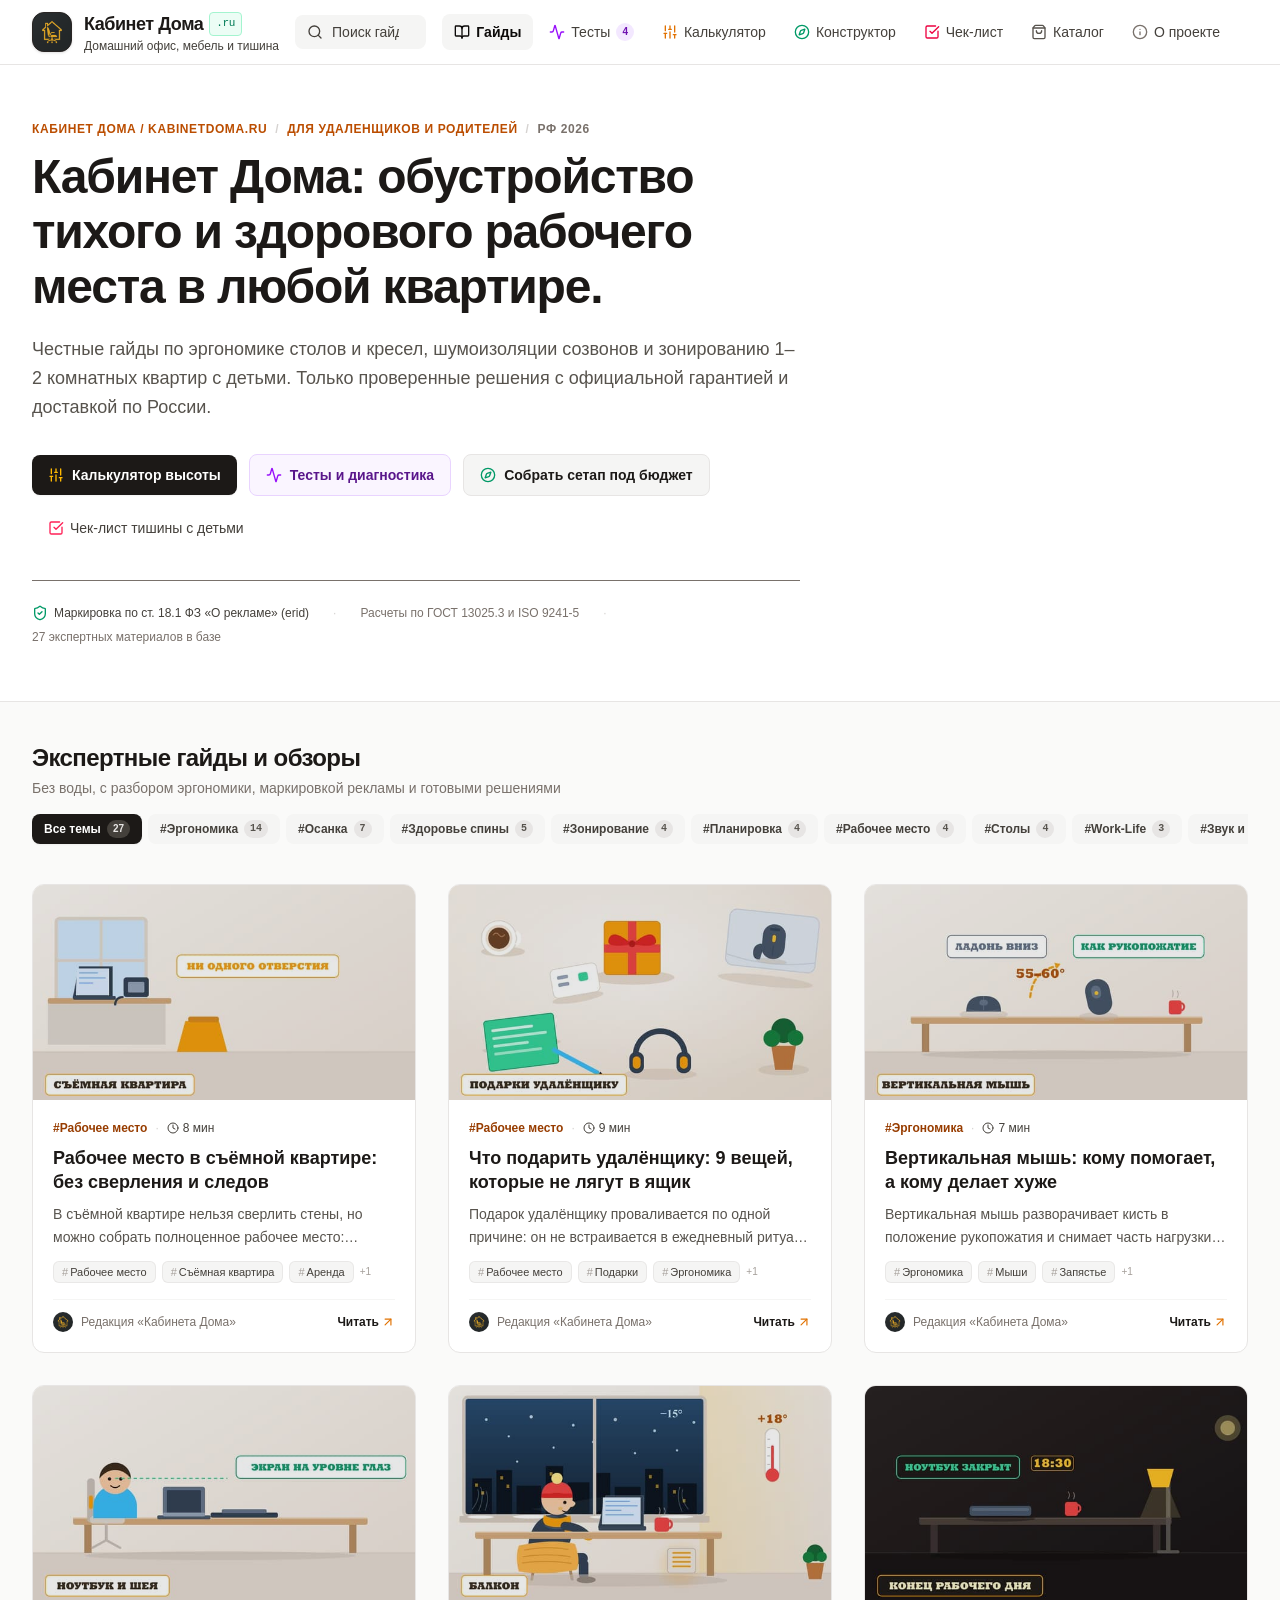
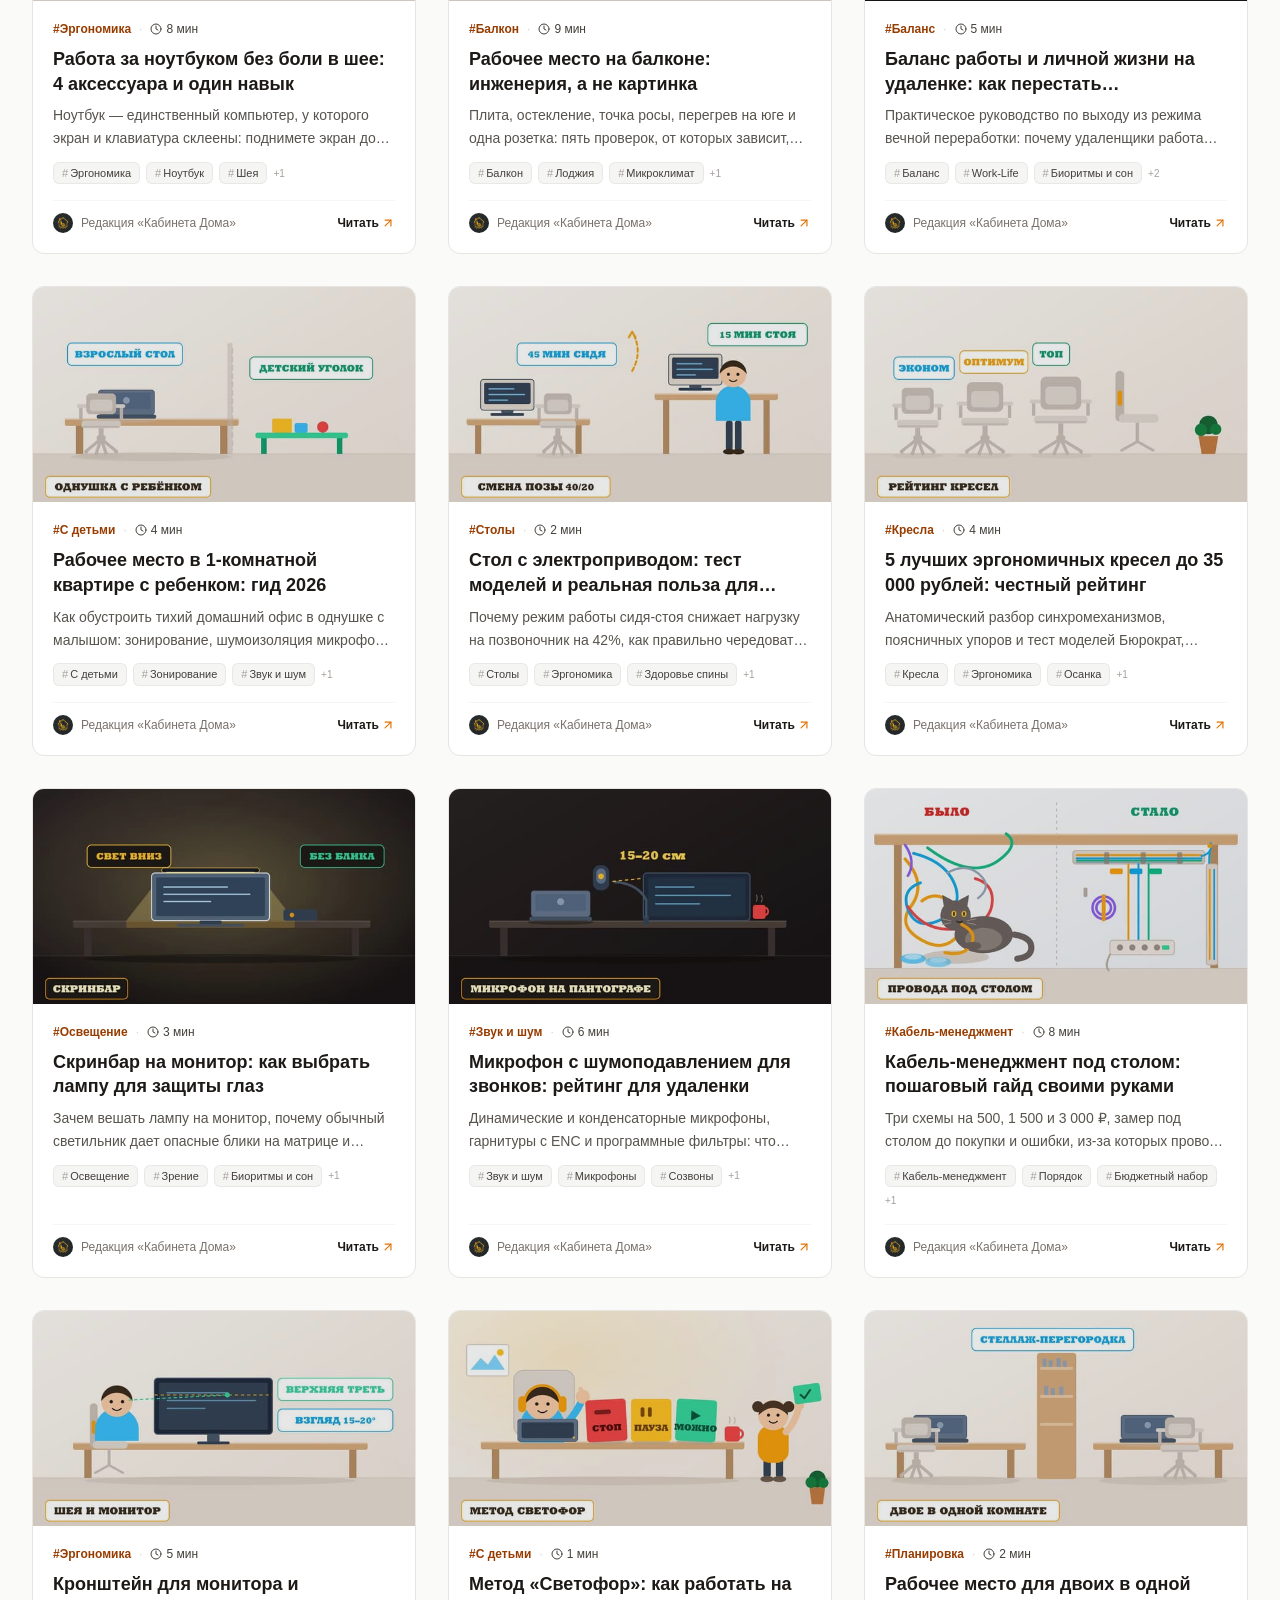
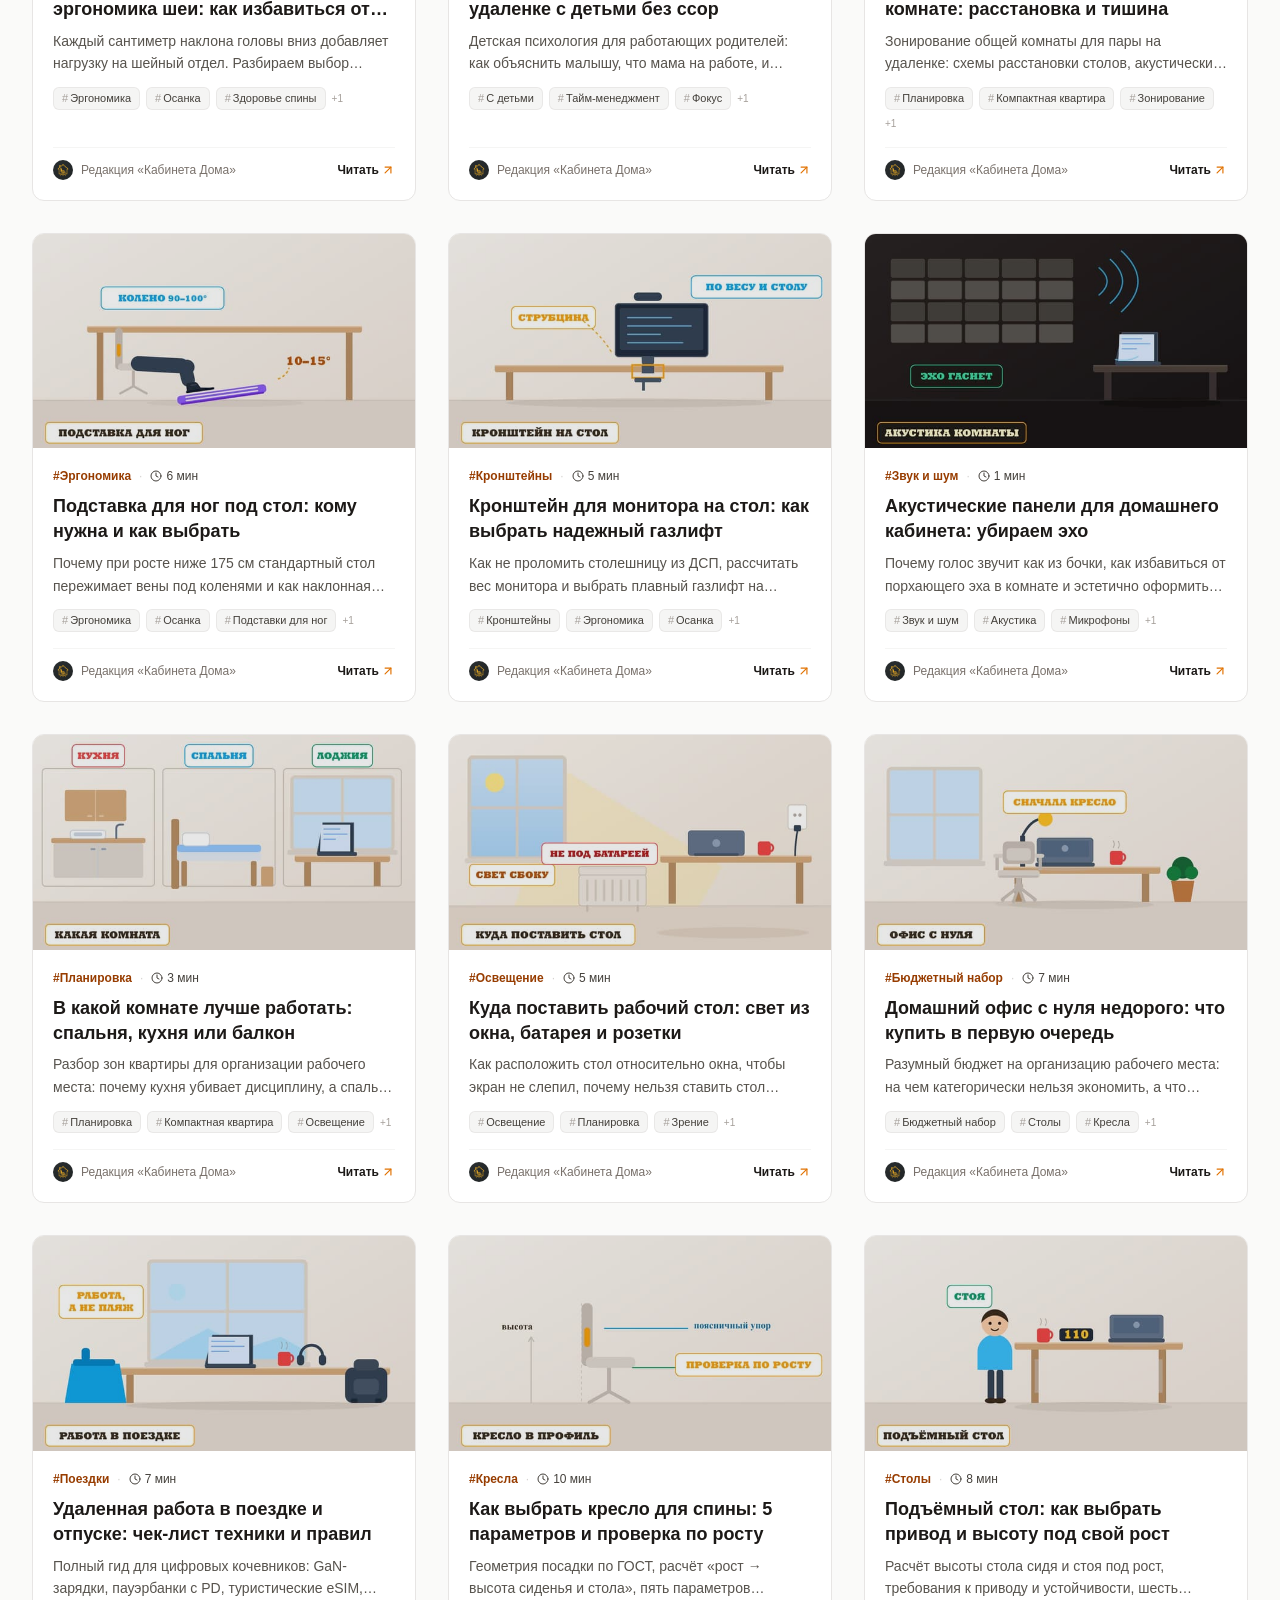
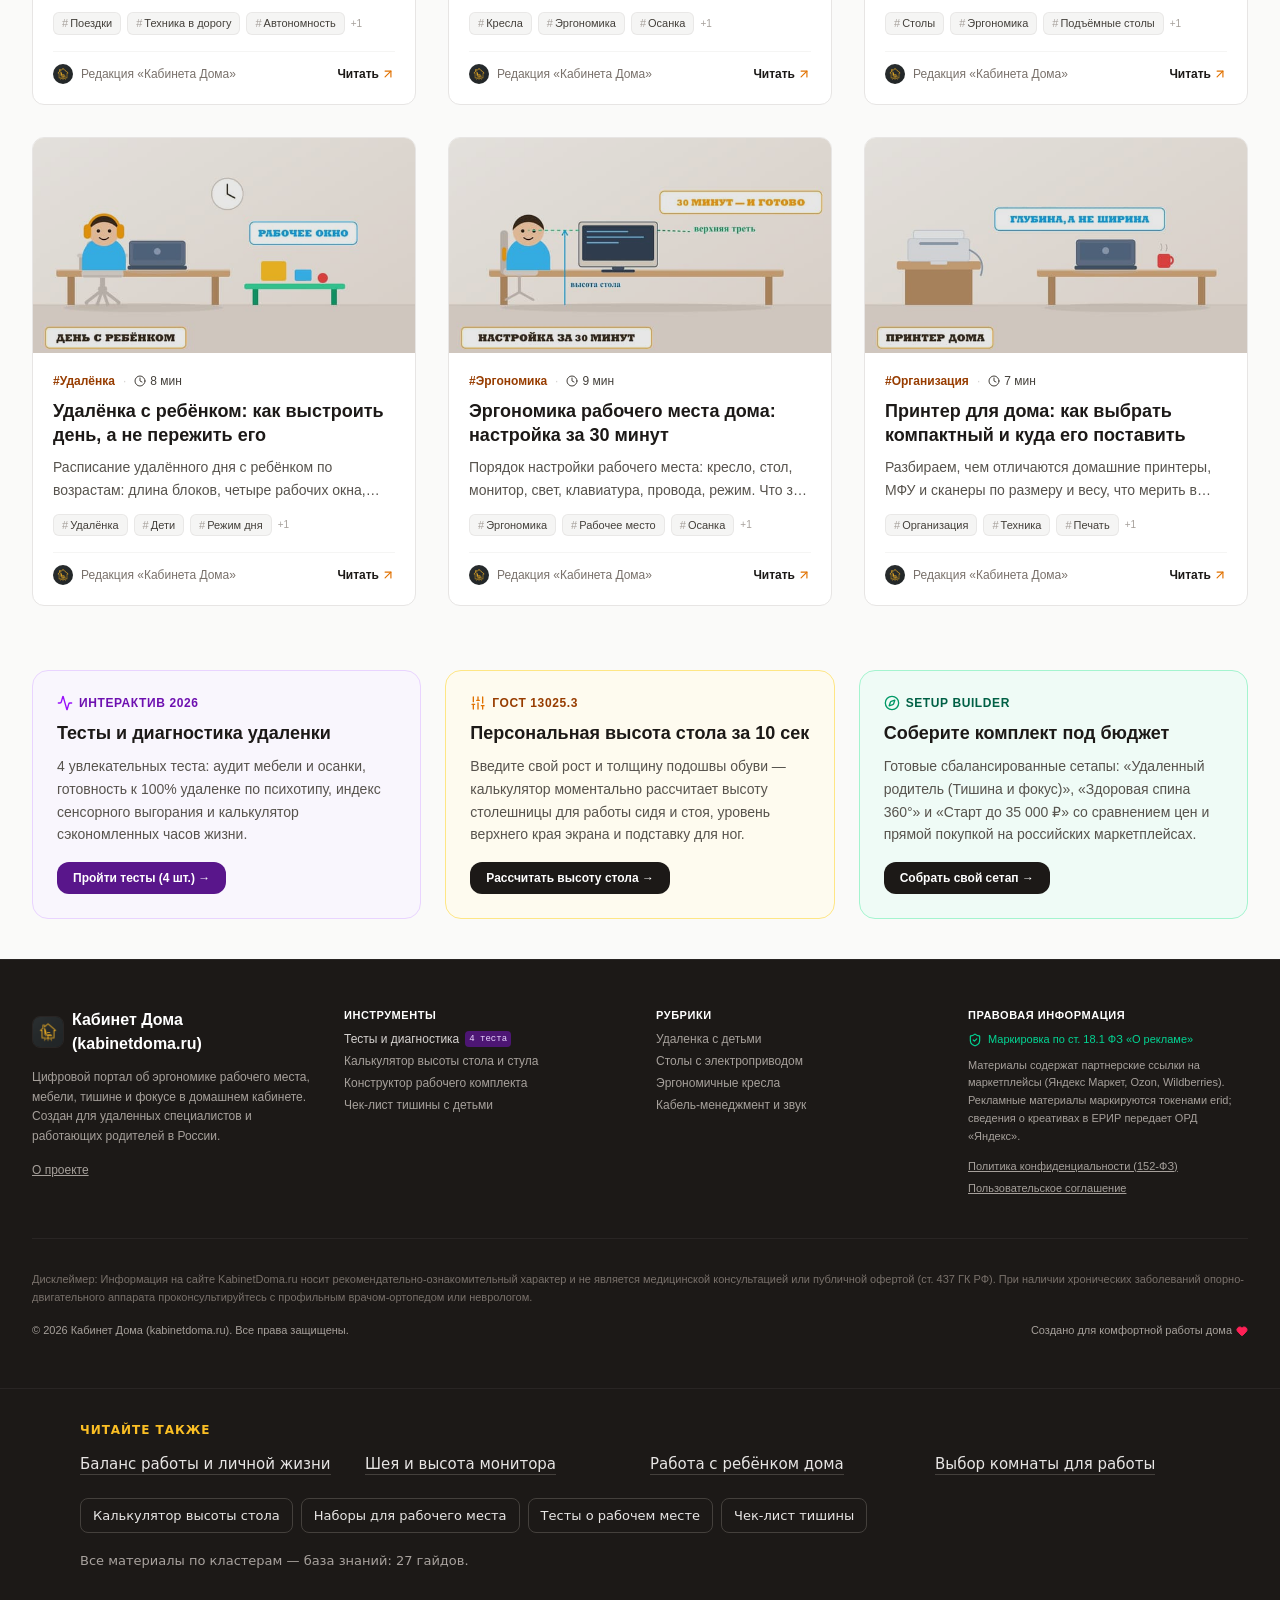
<file: tests/index.html>
<!DOCTYPE html>
<html lang="ru" class="scroll-smooth"><head>
    <meta name="mitgo-verification" content="2ab007de-ae48-4bfa-b8aa-21a9992758fb">
    <meta charset="UTF-8">
    <meta http-equiv="Content-Security-Policy" content="default-src 'self'; script-src 'self'; style-src 'self' 'unsafe-inline'; img-src 'self' data:; font-src 'self'; connect-src 'self'; object-src 'none'; base-uri 'self'; form-action 'self'; frame-src 'none'">
    <meta name="referrer" content="strict-origin-when-cross-origin">
    <meta name="viewport" content="width=device-width, initial-scale=1.0">
    <meta name="theme-color" content="#fafaf9">
    <!-- Favicon & Icons -->
    <link rel="icon" type="image/svg+xml" href="/favicon.svg">
    <link rel="icon" type="image/png" sizes="32x32" href="/favicon-32.png">
    <link rel="apple-touch-icon" sizes="180x180" href="/apple-touch-icon.png">
    
    <!-- OpenGraph / Social Cards -->
    <meta property="og:type" content="website">
    <meta property="og:site_name" content="Кабинет Дома (KabinetDoma.ru)">
    <meta property="og:locale" content="ru_RU">
    <meta name="twitter:card" content="summary_large_image">
    <!-- Robots and indexing -->
    <meta name="robots" content="index, follow">
    <!-- Fonts -->
    <!-- Yandex Webmaster Verification -->
    <meta name="yandex-verification" content="f90ccbe3e80e4f97">
    <meta name="yandex-distribution-verification" content="4z6mlgyzcx5v4d6k">

    <!-- Schema.org JSON-LD Structured Data -->
    <script type="application/ld+json">
    {
      "@context": "https://schema.org",
      "@graph": [
        {
          "@type": "WebSite",
          "@id": "https://kabinetdoma.ru/#website",
          "url": "https://kabinetdoma.ru",
          "name": "Кабинет Дома",
          "alternateName": "KabinetDoma.ru",
          "description": "Портал по эргономике рабочего места и продуктивности в домашнем кабинете",
          "inLanguage": "ru-RU"
        },
        {
          "@type": "Organization",
          "@id": "https://kabinetdoma.ru/#organization",
          "name": "Кабинет Дома Media",
          "url": "https://kabinetdoma.ru",
          "logo": "https://kabinetdoma.ru/logo.png"
        }
      ]
    }
    </script>
    <script src="/data/catalog.js"></script><script src="/data/product-links.js"></script><script type="module" crossorigin="" src="/assets/index.js"></script>
    <link rel="stylesheet" crossorigin="" href="/assets/index.css">
    <title>Тесты: осанка, выгорание и психотип удалёнщика</title>
    <meta name="description" content="Четыре бесплатных теста об организации рабочего места: аудит тела и мебели, готовность к 100% удалёнке, сенсорный перегруз и выгода удалёнки." />
    <link rel="canonical" href="https://kabinetdoma.ru/tests/" />
    <meta property="og:title" content="Тесты: осанка, выгорание и психотип удалёнщика" />
    <meta property="og:description" content="Четыре бесплатных теста об организации рабочего места: аудит тела и мебели, готовность к 100% удалёнке, сенсорный перегруз и выгода удалёнки." />
    <meta property="og:url" content="https://kabinetdoma.ru/tests/" />
    <meta property="og:image" content="https://kabinetdoma.ru/og-image.jpg" />
    <meta property="og:image:width" content="1200">
    <meta property="og:image:height" content="630">
    <meta name="twitter:title" content="Тесты: осанка, выгорание и психотип удалёнщика" />
    <meta name="twitter:description" content="Четыре бесплатных теста об организации рабочего места: аудит тела и мебели, готовность к 100% удалёнке, сенсорный перегруз и выгода удалёнки." />
    <meta name="twitter:image" content="https://kabinetdoma.ru/og-image.jpg" />
<!-- kd-seo -->
    <script type="application/ld+json">{"@context":"https://schema.org","@graph":[{"@type":"WebApplication","@id":"https://kabinetdoma.ru/tests/#webpage","url":"https://kabinetdoma.ru/tests/","name":"Тесты: осанка, выгорание и психотип удалёнщика","description":"Четыре бесплатных теста об организации рабочего места: аудит тела и мебели, готовность к 100% удалёнке, сенсорный перегруз и выгода удалёнки.","inLanguage":"ru-RU","isPartOf":{"@id":"https://kabinetdoma.ru/#website"},"breadcrumb":{"@id":"https://kabinetdoma.ru/tests/#breadcrumbs"},"applicationCategory":"HealthApplication","operatingSystem":"Any","isAccessibleForFree":true},{"@type":"BreadcrumbList","@id":"https://kabinetdoma.ru/tests/#breadcrumbs","itemListElement":[{"@type":"ListItem","position":1,"name":"Главная","item":"https://kabinetdoma.ru/"},{"@type":"ListItem","position":2,"name":"Тесты и калькуляторы удаленной работы","item":"https://kabinetdoma.ru/tests/"}]}]}</script>
    <!-- /kd-seo -->
  </head>
  <body class="bg-stone-50 text-stone-900 antialiased selection:bg-amber-100 selection:text-amber-900">
    <!-- Yandex.Distribution verification: 4z6mlgyzcx5v4d6k -->
    <span style="display:none" aria-hidden="true">4z6mlgyzcx5v4d6k</span>

    <!-- Yandex.Metrika noscript fallback -->
    <div id="root"><div class="min-h-screen flex flex-col bg-stone-50 text-stone-900 selection:bg-amber-100 selection:text-amber-900"><a href="#main" class="sr-only focus:not-sr-only focus:absolute focus:top-2 focus:left-2 focus:z-50 focus:px-4 focus:py-2 focus:bg-stone-900 focus:text-white focus:rounded-lg focus:font-semibold">Перейти к содержанию</a><header class="sticky top-0 z-40 bg-white/95 backdrop-blur-md border-b border-stone-200"><div class="max-w-7xl mx-auto px-4 sm:px-6 lg:px-8"><div class="flex items-center justify-between h-16 gap-4"><a href="/" class="flex items-center gap-3 cursor-pointer group select-none flex-shrink-0 no-underline"><div class="w-10 h-10 rounded-xl overflow-hidden bg-stone-900 border border-stone-800 shadow-sm flex items-center justify-center flex-shrink-0 group-hover:scale-105 transition-transform"><img sizes="48px" srcset="/logo-64.png 64w, /logo-128.png 128w, /logo.png 512w" loading="lazy" alt="Кабинет Дома" class="w-full h-full object-cover" width="512" height="512" src="/logo.png"></div><div><div class="font-bold text-lg tracking-tight text-stone-900 group-hover:text-amber-700 transition-colors flex items-center gap-1.5">Кабинет Дома<span class="text-[11px] font-mono font-medium text-emerald-700 bg-emerald-50 px-1.5 py-0.5 rounded border border-emerald-200">.ru</span></div><p class="text-xs text-stone-700 hidden sm:block">Домашний офис, мебель и тишина</p></div></a><div class="hidden md:flex items-center relative flex-1 max-w-xs lg:max-w-sm"><svg xmlns="http://www.w3.org/2000/svg" width="24" height="24" viewBox="0 0 24 24" fill="none" stroke="currentColor" stroke-width="2" stroke-linecap="round" stroke-linejoin="round" class="lucide lucide-search w-4 h-4 text-stone-700 absolute left-3 pointer-events-none" aria-hidden="true"><path d="m21 21-4.34-4.34"></path><circle cx="11" cy="11" r="8"></circle></svg><input placeholder="Поиск гайдов, столов, кресел..." aria-label="Поиск по статьям" class="w-full pl-9 pr-3 py-1.5 text-sm bg-stone-100 hover:bg-stone-150 focus:bg-white border border-transparent focus:border-amber-400 rounded-lg outline-none transition-all placeholder:text-stone-700" type="search" value=""></div><nav class="hidden lg:flex items-center gap-1 text-sm font-medium text-stone-700"><button class="px-3 py-2 rounded-lg transition-colors flex items-center gap-1.5 hover:text-stone-900 hover:bg-stone-50"><svg xmlns="http://www.w3.org/2000/svg" width="24" height="24" viewBox="0 0 24 24" fill="none" stroke="currentColor" stroke-width="2" stroke-linecap="round" stroke-linejoin="round" class="lucide lucide-book-open w-4 h-4" aria-hidden="true"><path d="M12 7v14"></path><path d="M3 18a1 1 0 0 1-1-1V4a1 1 0 0 1 1-1h5a4 4 0 0 1 4 4 4 4 0 0 1 4-4h5a1 1 0 0 1 1 1v13a1 1 0 0 1-1 1h-6a3 3 0 0 0-3 3 3 3 0 0 0-3-3z"></path></svg>Гайды</button><button class="px-3 py-2 rounded-lg transition-colors flex items-center gap-1.5 text-stone-950 bg-stone-100 font-semibold"><svg xmlns="http://www.w3.org/2000/svg" width="24" height="24" viewBox="0 0 24 24" fill="none" stroke="currentColor" stroke-width="2" stroke-linecap="round" stroke-linejoin="round" class="lucide lucide-activity w-4 h-4 text-purple-600" aria-hidden="true"><path d="M22 12h-2.48a2 2 0 0 0-1.93 1.46l-2.35 8.36a.25.25 0 0 1-.48 0L9.24 2.18a.25.25 0 0 0-.48 0l-2.35 8.36A2 2 0 0 1 4.49 12H2"></path></svg><span>Тесты</span><span class="text-[10px] font-bold px-1.5 py-0.5 bg-purple-100 text-purple-800 rounded-full">4</span></button><button class="px-3 py-2 rounded-lg transition-colors flex items-center gap-1.5 hover:text-stone-900 hover:bg-stone-50"><svg xmlns="http://www.w3.org/2000/svg" width="24" height="24" viewBox="0 0 24 24" fill="none" stroke="currentColor" stroke-width="2" stroke-linecap="round" stroke-linejoin="round" class="lucide lucide-sliders-vertical w-4 h-4 text-amber-600" aria-hidden="true"><path d="M10 8h4"></path><path d="M12 21v-9"></path><path d="M12 8V3"></path><path d="M17 16h4"></path><path d="M19 12V3"></path><path d="M19 21v-5"></path><path d="M3 14h4"></path><path d="M5 10V3"></path><path d="M5 21v-7"></path></svg>Калькулятор</button><button class="px-3 py-2 rounded-lg transition-colors flex items-center gap-1.5 hover:text-stone-900 hover:bg-stone-50"><svg xmlns="http://www.w3.org/2000/svg" width="24" height="24" viewBox="0 0 24 24" fill="none" stroke="currentColor" stroke-width="2" stroke-linecap="round" stroke-linejoin="round" class="lucide lucide-compass w-4 h-4 text-emerald-600" aria-hidden="true"><path d="m16.24 7.76-1.804 5.411a2 2 0 0 1-1.265 1.265L7.76 16.24l1.804-5.411a2 2 0 0 1 1.265-1.265z"></path><circle cx="12" cy="12" r="10"></circle></svg>Конструктор</button><button class="px-3 py-2 rounded-lg transition-colors flex items-center gap-1.5 hover:text-stone-900 hover:bg-stone-50"><svg xmlns="http://www.w3.org/2000/svg" width="24" height="24" viewBox="0 0 24 24" fill="none" stroke="currentColor" stroke-width="2" stroke-linecap="round" stroke-linejoin="round" class="lucide lucide-square-check-big w-4 h-4 text-rose-600" aria-hidden="true"><path d="M21 10.656V19a2 2 0 0 1-2 2H5a2 2 0 0 1-2-2V5a2 2 0 0 1 2-2h12.344"></path><path d="m9 11 3 3L22 4"></path></svg>Чек-лист</button><button class="px-3 py-2 rounded-lg transition-colors flex items-center gap-1.5 hover:text-stone-900 hover:bg-stone-50"><svg xmlns="http://www.w3.org/2000/svg" width="24" height="24" viewBox="0 0 24 24" fill="none" stroke="currentColor" stroke-width="2" stroke-linecap="round" stroke-linejoin="round" class="lucide lucide-shopping-bag w-4 h-4 text-stone-600" aria-hidden="true"><path d="M16 10a4 4 0 0 1-8 0"></path><path d="M3.103 6.034h17.794"></path><path d="M3.4 5.467a2 2 0 0 0-.4 1.2V20a2 2 0 0 0 2 2h14a2 2 0 0 0 2-2V6.667a2 2 0 0 0-.4-1.2l-2-2.667A2 2 0 0 0 17 2H7a2 2 0 0 0-1.6.8z"></path></svg>Каталог</button><button class="px-3 py-2 rounded-lg transition-colors flex items-center gap-1.5 hover:text-stone-900 hover:bg-stone-50"><svg xmlns="http://www.w3.org/2000/svg" width="24" height="24" viewBox="0 0 24 24" fill="none" stroke="currentColor" stroke-width="2" stroke-linecap="round" stroke-linejoin="round" class="lucide lucide-info w-4 h-4 text-stone-500" aria-hidden="true"><circle cx="12" cy="12" r="10"></circle><path d="M12 16v-4"></path><path d="M12 8h.01"></path></svg>О проекте</button></nav><div class="flex items-center gap-2"><button class="lg:hidden p-2 rounded-lg text-stone-600 hover:bg-stone-100 transition-colors" aria-label="Меню навигации"><svg xmlns="http://www.w3.org/2000/svg" width="24" height="24" viewBox="0 0 24 24" fill="none" stroke="currentColor" stroke-width="2" stroke-linecap="round" stroke-linejoin="round" class="lucide lucide-menu w-5 h-5" aria-hidden="true"><path d="M4 5h16"></path><path d="M4 12h16"></path><path d="M4 19h16"></path></svg></button></div></div></div></header><main id="main" class="flex-1"><div class="max-w-4xl mx-auto px-4 sm:px-6 py-10"><div class="text-center max-w-2xl mx-auto mb-10"><div class="inline-flex items-center gap-1.5 px-3 py-1 rounded-full bg-amber-100 text-amber-900 text-xs font-semibold mb-3"><svg xmlns="http://www.w3.org/2000/svg" width="24" height="24" viewBox="0 0 24 24" fill="none" stroke="currentColor" stroke-width="2" stroke-linecap="round" stroke-linejoin="round" class="lucide lucide-sparkles w-3.5 h-3.5 text-amber-600" aria-hidden="true"><path d="M11.017 2.814a1 1 0 0 1 1.966 0l1.051 5.558a2 2 0 0 0 1.594 1.594l5.558 1.051a1 1 0 0 1 0 1.966l-5.558 1.051a2 2 0 0 0-1.594 1.594l-1.051 5.558a1 1 0 0 1-1.966 0l-1.051-5.558a2 2 0 0 0-1.594-1.594l-5.558-1.051a1 1 0 0 1 0-1.966l5.558-1.051a2 2 0 0 0 1.594-1.594z"></path><path d="M20 2v4"></path><path d="M22 4h-4"></path><circle cx="4" cy="20" r="2"></circle></svg>Экспертная диагностика KabinetDoma.ru</div><h1 class="text-3xl sm:text-4xl font-extrabold text-stone-900 tracking-tight mb-3">Тесты и калькуляторы удаленной работы</h1><p class="text-sm sm:text-base text-stone-600 leading-relaxed">Научно обоснованная диагностика без рекламы: оцените физическую эргономику тела, уровень защиты от выгорания, психотип удаленщика или посчитайте сэкономленные часы жизни.</p></div><div class="grid grid-cols-2 md:grid-cols-4 gap-1.5 p-1.5 bg-stone-200/90 rounded-2xl max-w-3xl mx-auto mb-10"><button class="py-2.5 px-3 rounded-xl text-xs font-bold flex items-center justify-center gap-1.5 transition-all cursor-pointer bg-white text-stone-900 shadow-xs"><svg xmlns="http://www.w3.org/2000/svg" width="24" height="24" viewBox="0 0 24 24" fill="none" stroke="currentColor" stroke-width="2" stroke-linecap="round" stroke-linejoin="round" class="lucide lucide-activity w-4 h-4 text-rose-500" aria-hidden="true"><path d="M22 12h-2.48a2 2 0 0 0-1.93 1.46l-2.35 8.36a.25.25 0 0 1-.48 0L9.24 2.18a.25.25 0 0 0-.48 0l-2.35 8.36A2 2 0 0 1 4.49 12H2"></path></svg><span>Аудит тела и осанки</span></button><button class="py-2.5 px-3 rounded-xl text-xs font-bold flex items-center justify-center gap-1.5 transition-all cursor-pointer text-stone-600 hover:text-stone-900"><svg xmlns="http://www.w3.org/2000/svg" width="24" height="24" viewBox="0 0 24 24" fill="none" stroke="currentColor" stroke-width="2" stroke-linecap="round" stroke-linejoin="round" class="lucide lucide-flame w-4 h-4 text-amber-500" aria-hidden="true"><path d="M12 3q1 4 4 6.5t3 5.5a1 1 0 0 1-14 0 5 5 0 0 1 1-3 1 1 0 0 0 5 0c0-2-1.5-3-1.5-5q0-2 2.5-4"></path></svg><span>Баланс и выгорание</span></button><button class="py-2.5 px-3 rounded-xl text-xs font-bold flex items-center justify-center gap-1.5 transition-all cursor-pointer text-stone-600 hover:text-stone-900"><svg xmlns="http://www.w3.org/2000/svg" width="24" height="24" viewBox="0 0 24 24" fill="none" stroke="currentColor" stroke-width="2" stroke-linecap="round" stroke-linejoin="round" class="lucide lucide-brain-circuit w-4 h-4 text-purple-600" aria-hidden="true"><path d="M12 5a3 3 0 1 0-5.997.125 4 4 0 0 0-2.526 5.77 4 4 0 0 0 .556 6.588A4 4 0 1 0 12 18Z"></path><path d="M9 13a4.5 4.5 0 0 0 3-4"></path><path d="M6.003 5.125A3 3 0 0 0 6.401 6.5"></path><path d="M3.477 10.896a4 4 0 0 1 .585-.396"></path><path d="M6 18a4 4 0 0 1-1.967-.516"></path><path d="M12 13h4"></path><path d="M12 18h6a2 2 0 0 1 2 2v1"></path><path d="M12 8h8"></path><path d="M16 8V5a2 2 0 0 1 2-2"></path><circle cx="16" cy="13" r=".5"></circle><circle cx="18" cy="3" r=".5"></circle><circle cx="20" cy="21" r=".5"></circle><circle cx="20" cy="8" r=".5"></circle></svg><span>Психотип и автономия</span></button><button class="py-2.5 px-3 rounded-xl text-xs font-bold flex items-center justify-center gap-1.5 transition-all cursor-pointer text-stone-600 hover:text-stone-900"><svg xmlns="http://www.w3.org/2000/svg" width="24" height="24" viewBox="0 0 24 24" fill="none" stroke="currentColor" stroke-width="2" stroke-linecap="round" stroke-linejoin="round" class="lucide lucide-piggy-bank w-4 h-4 text-emerald-600" aria-hidden="true"><path d="M11 17h3v2a1 1 0 0 0 1 1h2a1 1 0 0 0 1-1v-3a3.16 3.16 0 0 0 2-2h1a1 1 0 0 0 1-1v-2a1 1 0 0 0-1-1h-1a5 5 0 0 0-2-4V3a4 4 0 0 0-3.2 1.6l-.3.4H11a6 6 0 0 0-6 6v1a5 5 0 0 0 2 4v3a1 1 0 0 0 1 1h2a1 1 0 0 0 1-1z"></path><path d="M16 10h.01"></path><path d="M2 8v1a2 2 0 0 0 2 2h1"></path></svg><span>Часы жизни и бюджет</span></button></div><div><div class="bg-white rounded-3xl border border-stone-200 shadow-xs p-6 sm:p-10"><div class="mb-8"><div class="flex items-center justify-between text-xs font-bold text-stone-500 mb-2"><span>Вопрос 1 из 6</span><span>17%</span></div><div class="w-full h-2 bg-stone-100 rounded-full overflow-hidden"><div class="h-full bg-rose-500 transition-all duration-300" style="width: 16.6667%;"></div></div></div><div class="mb-8"><h2 class="text-xl sm:text-2xl font-extrabold text-stone-900 mb-2 leading-snug">1. Положение предплечий и кистей во время работы за компьютером</h2><p class="text-xs sm:text-sm text-stone-600">Определяет нагрузку на трапециевидные мышцы, шею и срединный нерв запястья</p></div><div class="space-y-3"><button class="w-full text-left p-4 sm:p-5 rounded-2xl border border-stone-200 hover:border-amber-400 hover:bg-amber-50/30 transition-all group flex items-start gap-4 cursor-pointer"><div class="w-6 h-6 rounded-full border-2 border-stone-300 group-hover:border-amber-500 flex items-center justify-center flex-shrink-0 mt-0.5 text-xs font-bold text-stone-500 group-hover:text-amber-600">1</div><div class="flex-1"><div class="font-bold text-sm sm:text-base text-stone-900 mb-1 group-hover:text-amber-950">Локти висят в воздухе без опоры, плечи непроизвольно приподняты к ушам</div><div class="text-xs text-stone-500 leading-relaxed">Критичный фактор: постоянное статическое перенапряжение мышц шеи и верхней части спины уже через 30 минут.</div></div><svg xmlns="http://www.w3.org/2000/svg" width="24" height="24" viewBox="0 0 24 24" fill="none" stroke="currentColor" stroke-width="2" stroke-linecap="round" stroke-linejoin="round" class="lucide lucide-chevron-right w-5 h-5 text-stone-300 group-hover:text-amber-500 flex-shrink-0 self-center transition-colors" aria-hidden="true"><path d="m9 18 6-6-6-6"></path></svg></button><button class="w-full text-left p-4 sm:p-5 rounded-2xl border border-stone-200 hover:border-amber-400 hover:bg-amber-50/30 transition-all group flex items-start gap-4 cursor-pointer"><div class="w-6 h-6 rounded-full border-2 border-stone-300 group-hover:border-amber-500 flex items-center justify-center flex-shrink-0 mt-0.5 text-xs font-bold text-stone-500 group-hover:text-amber-600">2</div><div class="flex-1"><div class="font-bold text-sm sm:text-base text-stone-900 mb-1 group-hover:text-amber-950">Предплечья лежат на жестком остром крае столешницы, на коже остаются следы вдавливания</div><div class="text-xs text-stone-500 leading-relaxed">Фактор риска: сдавливание сосудов и карпального канала, риск синдрома запястного канала.</div></div><svg xmlns="http://www.w3.org/2000/svg" width="24" height="24" viewBox="0 0 24 24" fill="none" stroke="currentColor" stroke-width="2" stroke-linecap="round" stroke-linejoin="round" class="lucide lucide-chevron-right w-5 h-5 text-stone-300 group-hover:text-amber-500 flex-shrink-0 self-center transition-colors" aria-hidden="true"><path d="m9 18 6-6-6-6"></path></svg></button><button class="w-full text-left p-4 sm:p-5 rounded-2xl border border-stone-200 hover:border-amber-400 hover:bg-amber-50/30 transition-all group flex items-start gap-4 cursor-pointer"><div class="w-6 h-6 rounded-full border-2 border-stone-300 group-hover:border-amber-500 flex items-center justify-center flex-shrink-0 mt-0.5 text-xs font-bold text-stone-500 group-hover:text-amber-600">3</div><div class="flex-1"><div class="font-bold text-sm sm:text-base text-stone-900 mb-1 group-hover:text-amber-950">Руки лежат на столе или регулируемых подлокотниках под углом 90–100°, плечи свободно опущены</div><div class="text-xs text-stone-500 leading-relaxed">Оптимально: физиологический угол по ГОСТ 21889-76, плечевой пояс полностью расслаблен.</div></div><svg xmlns="http://www.w3.org/2000/svg" width="24" height="24" viewBox="0 0 24 24" fill="none" stroke="currentColor" stroke-width="2" stroke-linecap="round" stroke-linejoin="round" class="lucide lucide-chevron-right w-5 h-5 text-stone-300 group-hover:text-amber-500 flex-shrink-0 self-center transition-colors" aria-hidden="true"><path d="m9 18 6-6-6-6"></path></svg></button></div></div></div></div></main><footer class="bg-stone-900 text-stone-300 border-t border-stone-800 text-xs"><div class="max-w-7xl mx-auto px-4 sm:px-6 lg:px-8 py-12"><div class="grid grid-cols-1 md:grid-cols-4 gap-8 mb-10"><div class="space-y-3 md:col-span-1"><div class="flex items-center gap-2 text-white font-bold text-base"><div class="w-8 h-8 rounded-lg overflow-hidden bg-stone-950 border border-stone-800 flex items-center justify-center flex-shrink-0"><img sizes="48px" srcset="/logo-64.png 64w, /logo-128.png 128w, /logo.png 512w" loading="lazy" alt="Кабинет Дома" class="w-full h-full object-cover" width="512" height="512" src="/logo.png"></div>Кабинет Дома (kabinetdoma.ru)</div><p class="text-stone-400 leading-relaxed text-xs">Цифровой портал об эргономике рабочего места, мебели, тишине и фокусе в домашнем кабинете. Создан для удаленных специалистов и работающих родителей в России.</p><div class="pt-1 text-stone-400 text-xs space-y-1"><div><button class="hover:text-white transition-colors underline font-medium">О проекте</button></div></div></div><div class="space-y-2"><div class="font-bold text-white uppercase tracking-wider text-[11px]">Инструменты</div><ul class="space-y-1.5 text-stone-400"><li><button class="hover:text-white transition-colors flex items-center gap-1.5 text-stone-300 font-medium"><span>Тесты и диагностика</span><span class="text-[9px] bg-purple-900/80 text-purple-200 px-1 py-0.5 rounded font-mono">4 теста</span></button></li><li><button class="hover:text-white transition-colors">Калькулятор высоты стола и стула</button></li><li><button class="hover:text-white transition-colors">Конструктор рабочего комплекта</button></li><li><button class="hover:text-white transition-colors">Чек-лист тишины с детьми</button></li></ul></div><div class="space-y-2"><div class="font-bold text-white uppercase tracking-wider text-[11px]">Рубрики</div><ul class="space-y-1.5 text-stone-400"><li><button class="hover:text-white transition-colors">Удаленка с детьми</button></li><li><button class="hover:text-white transition-colors">Столы с электроприводом</button></li><li><button class="hover:text-white transition-colors">Эргономичные кресла</button></li><li><button class="hover:text-white transition-colors">Кабель-менеджмент и звук</button></li></ul></div><div class="space-y-2"><div class="font-bold text-white uppercase tracking-wider text-[11px]">Правовая информация</div><div class="text-[11px] text-stone-400 leading-relaxed space-y-2"><div class="flex items-center gap-1.5 text-emerald-400"><svg xmlns="http://www.w3.org/2000/svg" width="24" height="24" viewBox="0 0 24 24" fill="none" stroke="currentColor" stroke-width="2" stroke-linecap="round" stroke-linejoin="round" class="lucide lucide-shield-check w-3.5 h-3.5" aria-hidden="true"><path d="M20 13c0 5-3.5 7.5-7.66 8.95a1 1 0 0 1-.67-.01C7.5 20.5 4 18 4 13V6a1 1 0 0 1 1-1c2 0 4.5-1.2 6.24-2.72a1.17 1.17 0 0 1 1.52 0C14.51 3.81 17 5 19 5a1 1 0 0 1 1 1z"></path><path d="m9 12 2 2 4-4"></path></svg><span>Маркировка по ст. 18.1 ФЗ «О рекламе»</span></div><p>Материалы содержат партнерские ссылки на маркетплейсы (Яндекс Маркет, Ozon, Wildberries). Рекламные материалы маркируются токенами erid; сведения о креативах в ЕРИР передает ОРД «Яндекс».</p><div class="pt-1 flex flex-col gap-1"><button class="text-left text-stone-400 hover:text-white transition-colors underline">Политика конфиденциальности (152-ФЗ)</button><button class="text-left text-stone-400 hover:text-white transition-colors underline">Пользовательское соглашение</button></div></div></div></div><div class="pt-8 border-t border-stone-800 text-[11px] text-stone-500 space-y-2 leading-relaxed"><p>Дисклеймер: Информация на сайте KabinetDoma.ru носит рекомендательно-ознакомительный характер и не является медицинской консультацией или публичной офертой (ст. 437 ГК РФ). При наличии хронических заболеваний опорно-двигательного аппарата проконсультируйтесь с профильным врачом-ортопедом или неврологом.</p><div class="flex flex-col sm:flex-row items-center justify-between gap-2 pt-2 text-stone-400"><div class="flex items-center gap-2"><span>© 2026 Кабинет Дома (kabinetdoma.ru). Все права защищены.</span></div><div class="flex items-center gap-1 text-[11px]"><span>Создано для комфортной работы дома</span><svg xmlns="http://www.w3.org/2000/svg" width="24" height="24" viewBox="0 0 24 24" fill="none" stroke="currentColor" stroke-width="2" stroke-linecap="round" stroke-linejoin="round" class="lucide lucide-heart w-3 h-3 text-rose-500 fill-rose-500 inline" aria-hidden="true"><path d="M2 9.5a5.5 5.5 0 0 1 9.591-3.676.56.56 0 0 0 .818 0A5.49 5.49 0 0 1 22 9.5c0 2.29-1.5 4-3 5.5l-5.492 5.313a2 2 0 0 1-3 .019L5 15c-1.5-1.5-3-3.2-3-5.5"></path></svg></div></div></div></div></footer></div></div>
  


<script defer="" src="/assets/kd-catalog-render.js"></script>

<script defer="" src="/assets/kd-catalog-render.js"></script>
<!-- kd-links -->
<section class="kd-links" aria-label="Читайте также и инструменты">
  <style>
    .kd-links{background:#1c1917;color:#d6d3d1;border-top:1px solid #292524;padding:32px 16px;font:15px/1.5 system-ui,-apple-system,Segoe UI,Roboto,sans-serif}
    .kd-links .kd-in{max-width:1120px;margin:0 auto}
    .kd-links h2{font-size:12px;letter-spacing:.08em;text-transform:uppercase;color:#fbbf24;margin:0 0 14px;font-weight:700}
    .kd-links ul{list-style:none;margin:0 0 22px;padding:0;display:grid;grid-template-columns:repeat(auto-fit,minmax(240px,1fr));gap:10px 20px}
    .kd-links li a{color:#e7e5e4;text-decoration:none;border-bottom:1px solid #44403c;padding-bottom:1px}
    .kd-links li a:hover{color:#fbbf24;border-color:#fbbf24}
    .kd-links .kd-tools{display:flex;flex-wrap:wrap;gap:8px;margin-bottom:18px}
    .kd-links .kd-tools a{display:inline-block;padding:7px 12px;border:1px solid #44403c;border-radius:8px;color:#e7e5e4;text-decoration:none;font-size:13px}
    .kd-links .kd-tools a:hover{border-color:#fbbf24;color:#fbbf24}
    .kd-links .kd-all{color:#a8a29e;font-size:13px}
    .kd-links .kd-all a{color:#a8a29e}
    @media (max-width:640px){.kd-links{padding:24px 16px}}
  </style>
  <div class="kd-in">
    <h2>Читайте также</h2>
    <ul><li><a href="/article/balans-raboty-i-lichnoj-zhizni-na-udalenke/">Баланс работы и личной жизни</a></li><li><a href="/article/kronshtejn-dlya-monitora-ergonomika-shei/">Шея и высота монитора</a></li><li><a href="/article/metod-svetofor-udalenka-s-detmi/">Работа с ребёнком дома</a></li><li><a href="/article/v-kakoj-komnate-luchshe-rabotat-na-udalenke/">Выбор комнаты для работы</a></li></ul>
    <div class="kd-tools"><a href="/calculator/">Калькулятор высоты стола</a><a href="/builder/">Наборы для рабочего места</a><a href="/tests/">Тесты о рабочем месте</a><a href="/checklist/">Чек-лист тишины</a></div>
    <p class="kd-all">Все материалы по кластерам — <a href="/articles/">база знаний: 27 гайдов</a>.</p>
  </div>
</section>
<!-- /kd-links -->
</body></html>
</file>
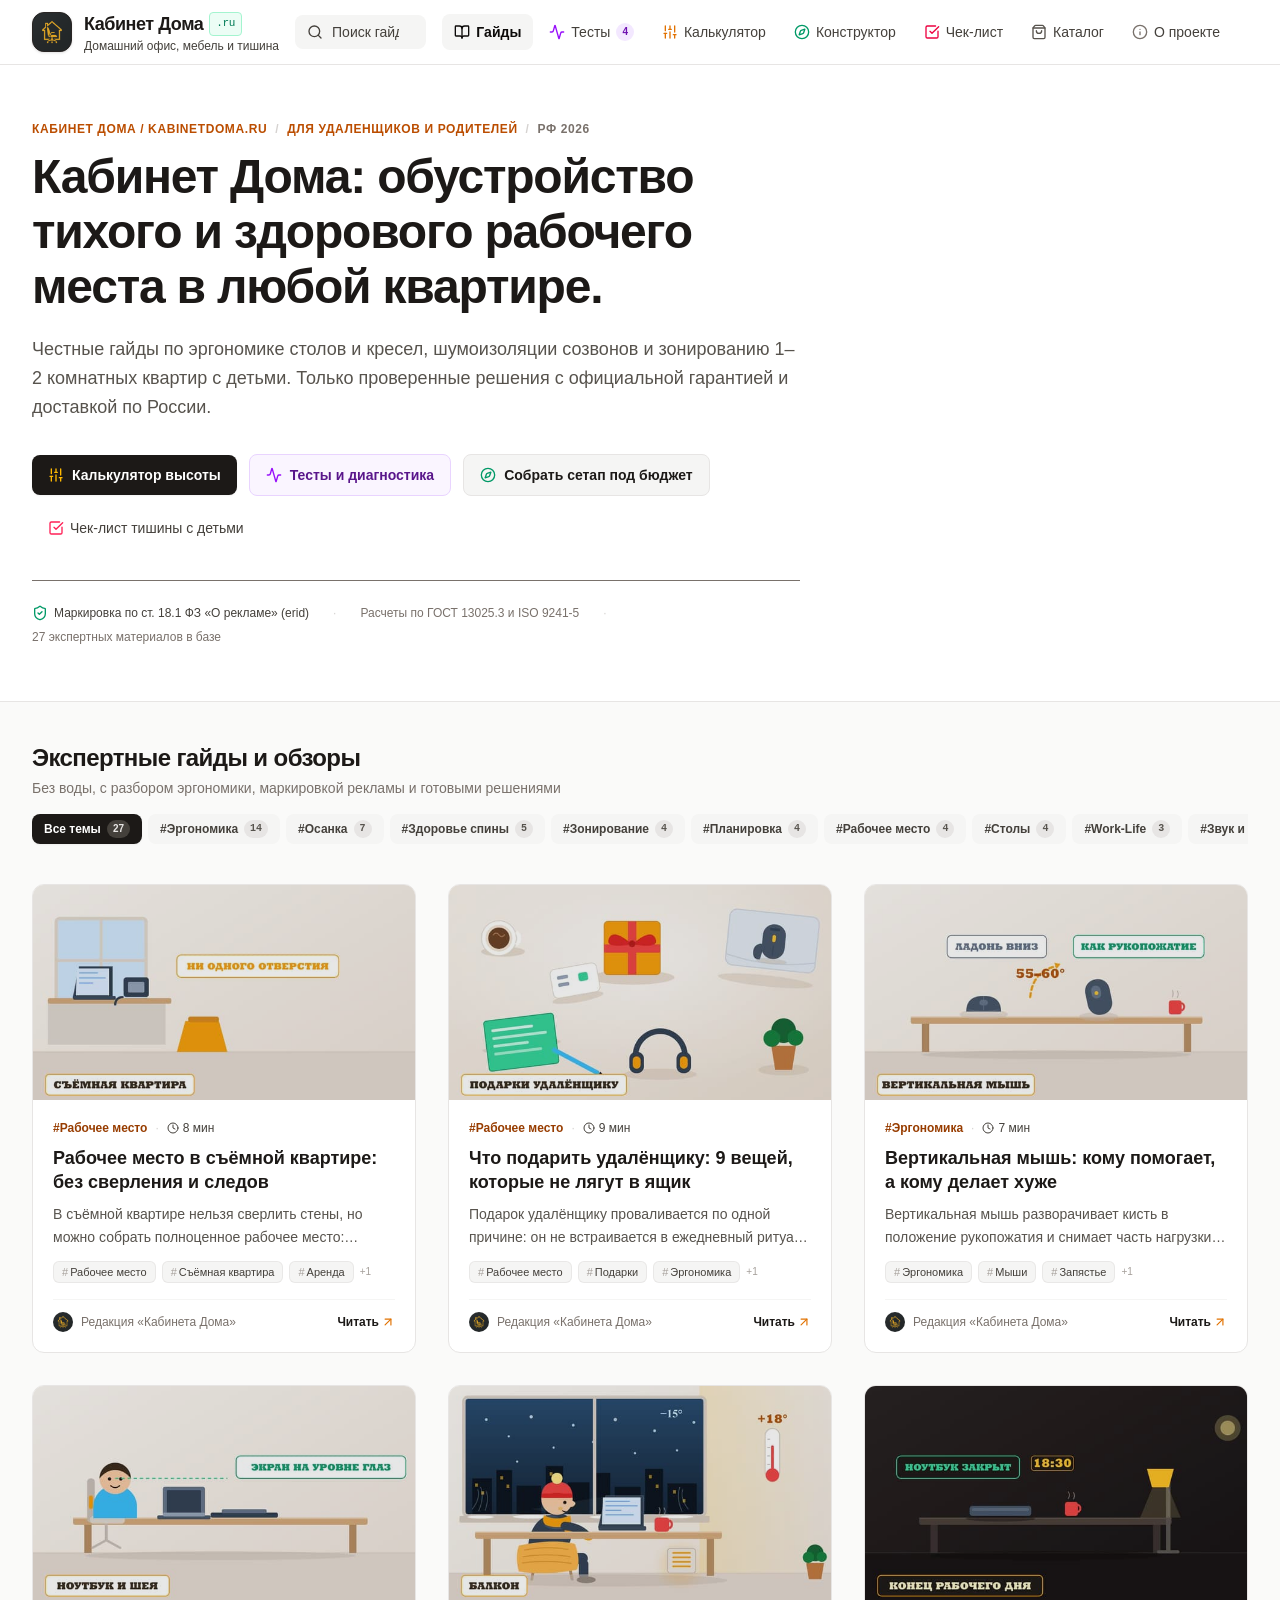
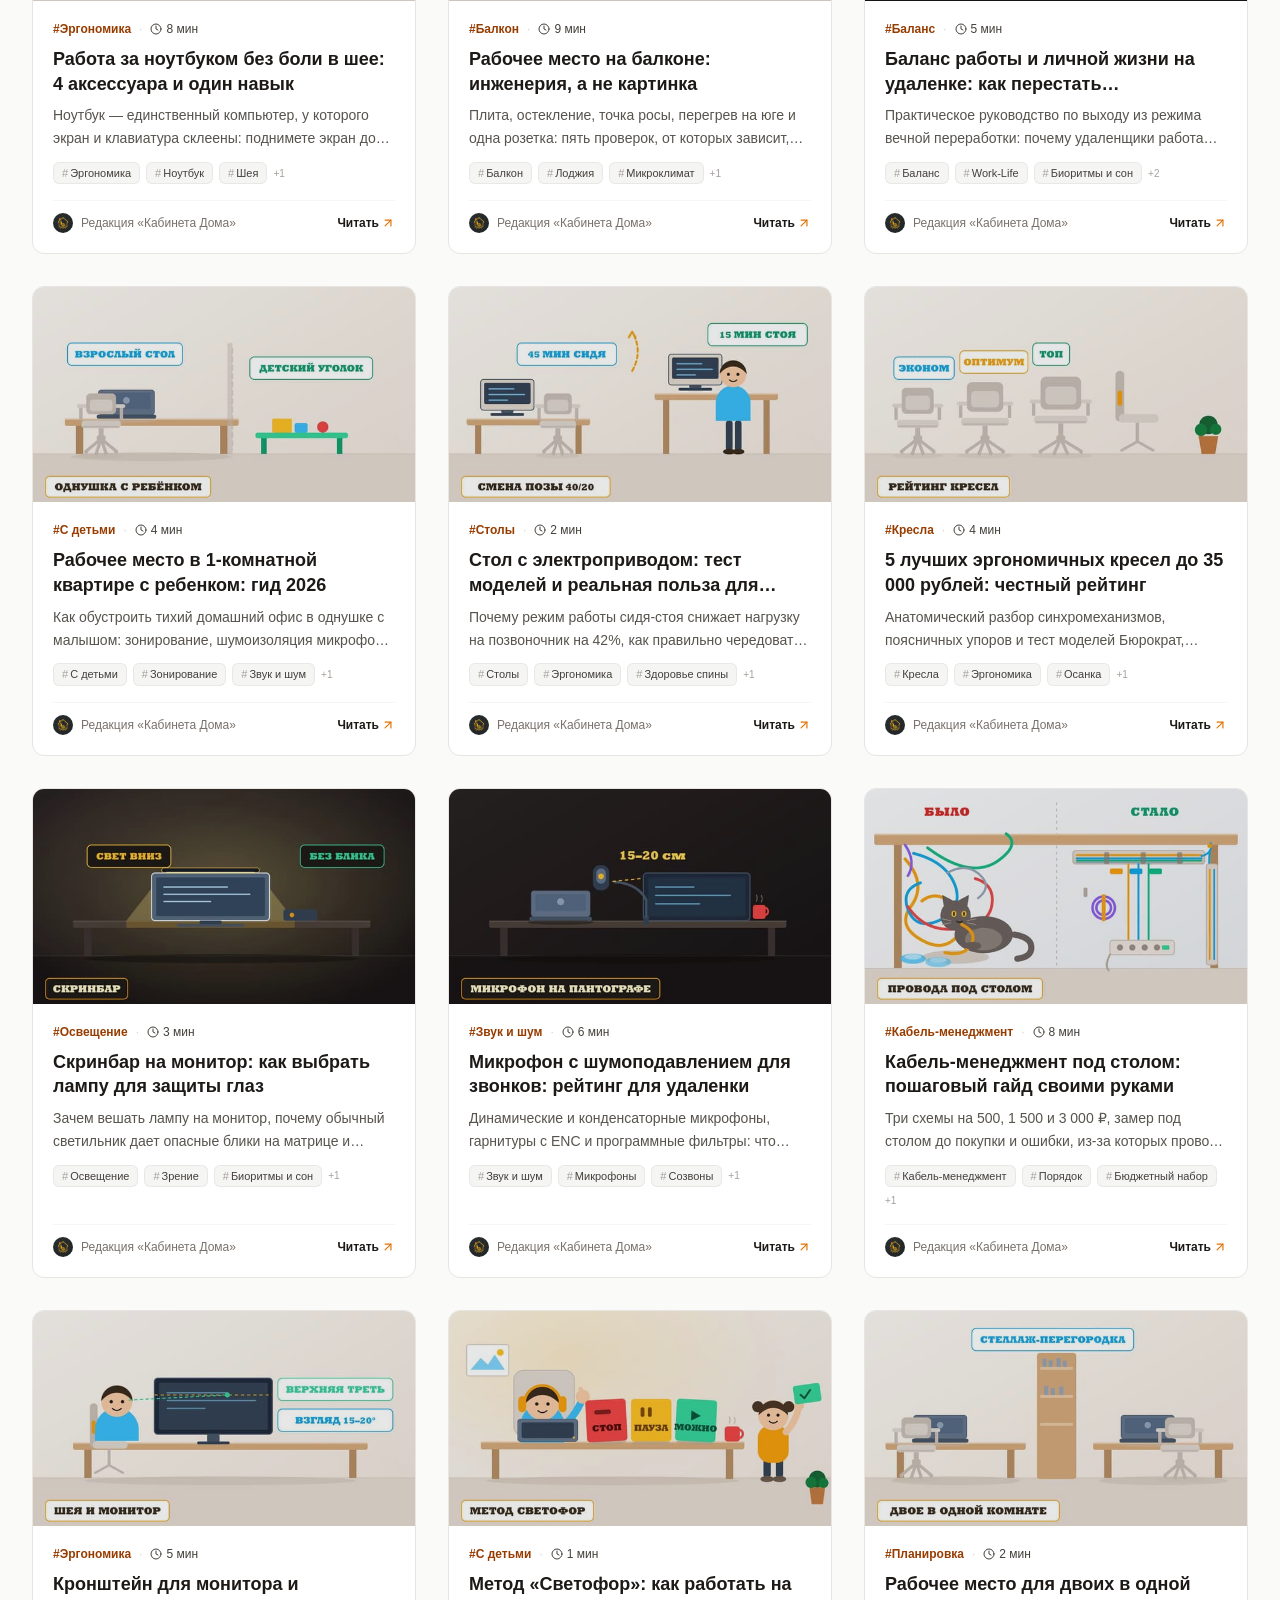
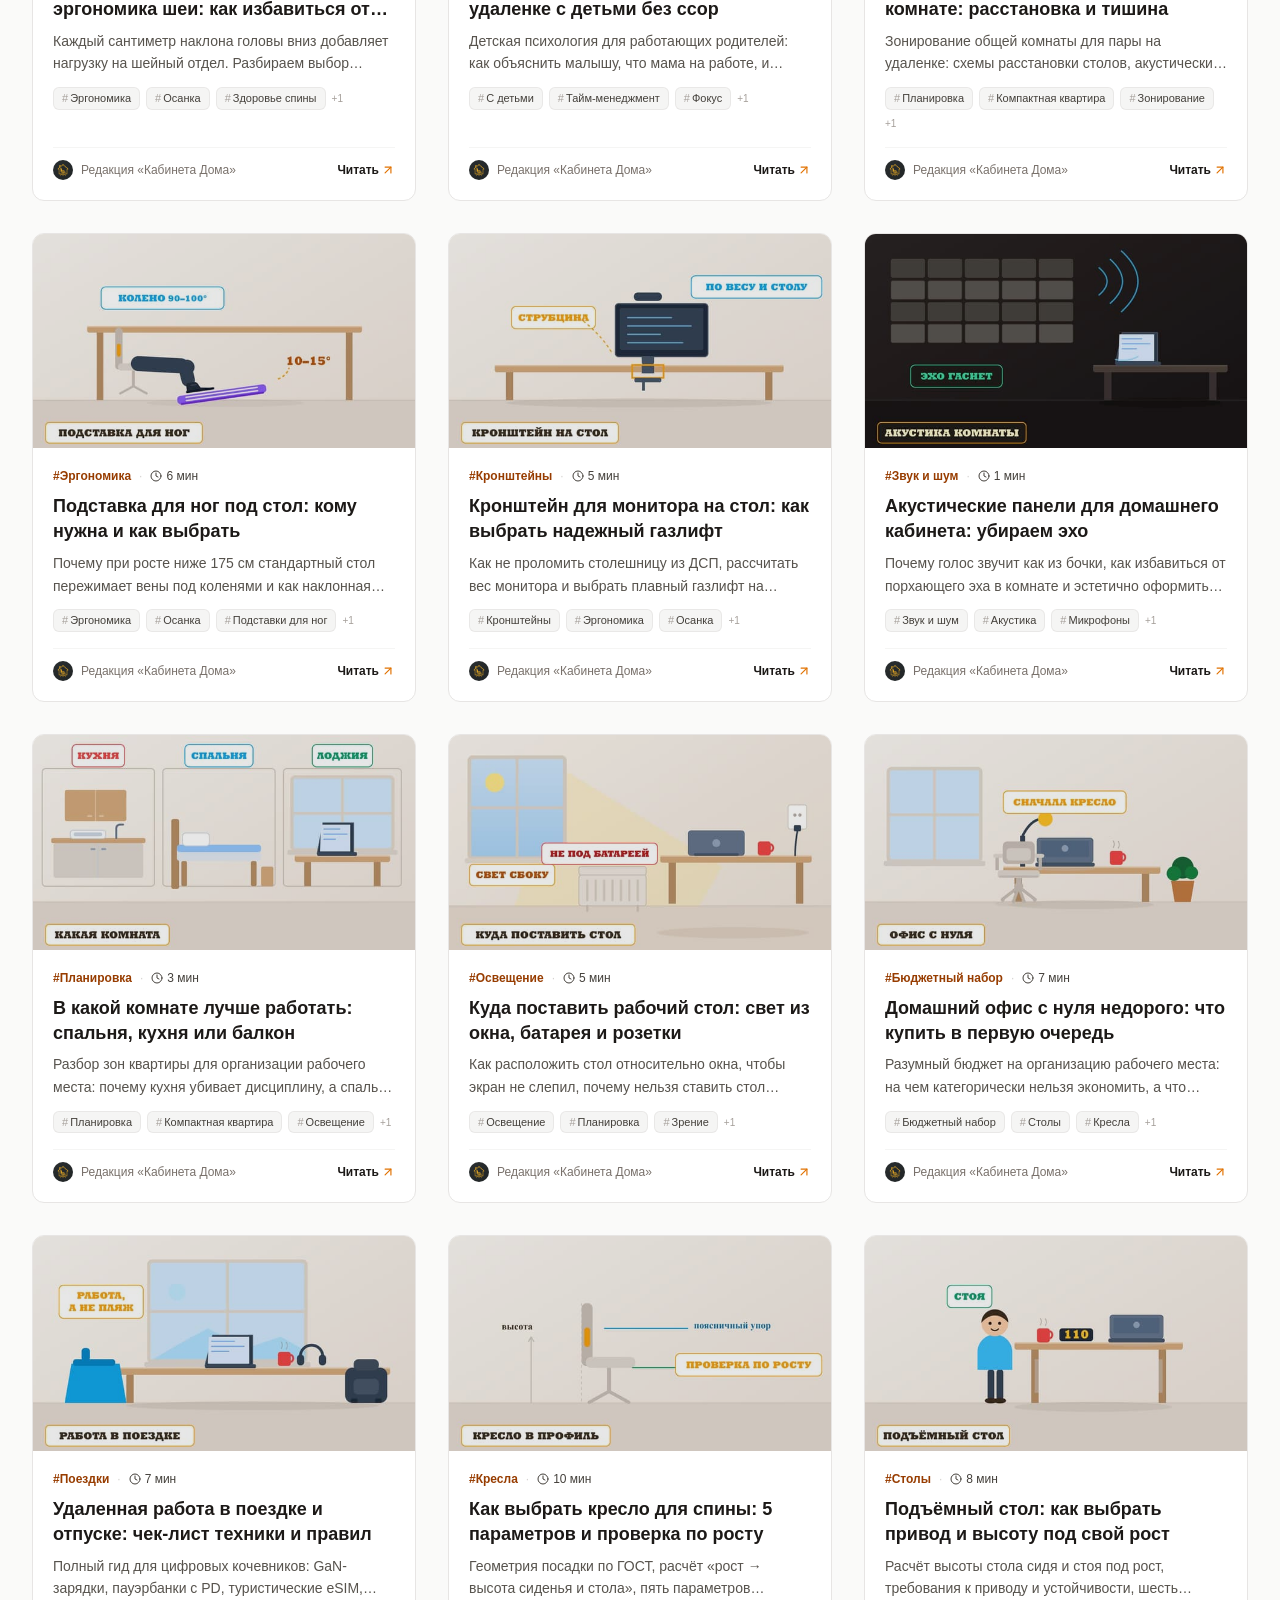
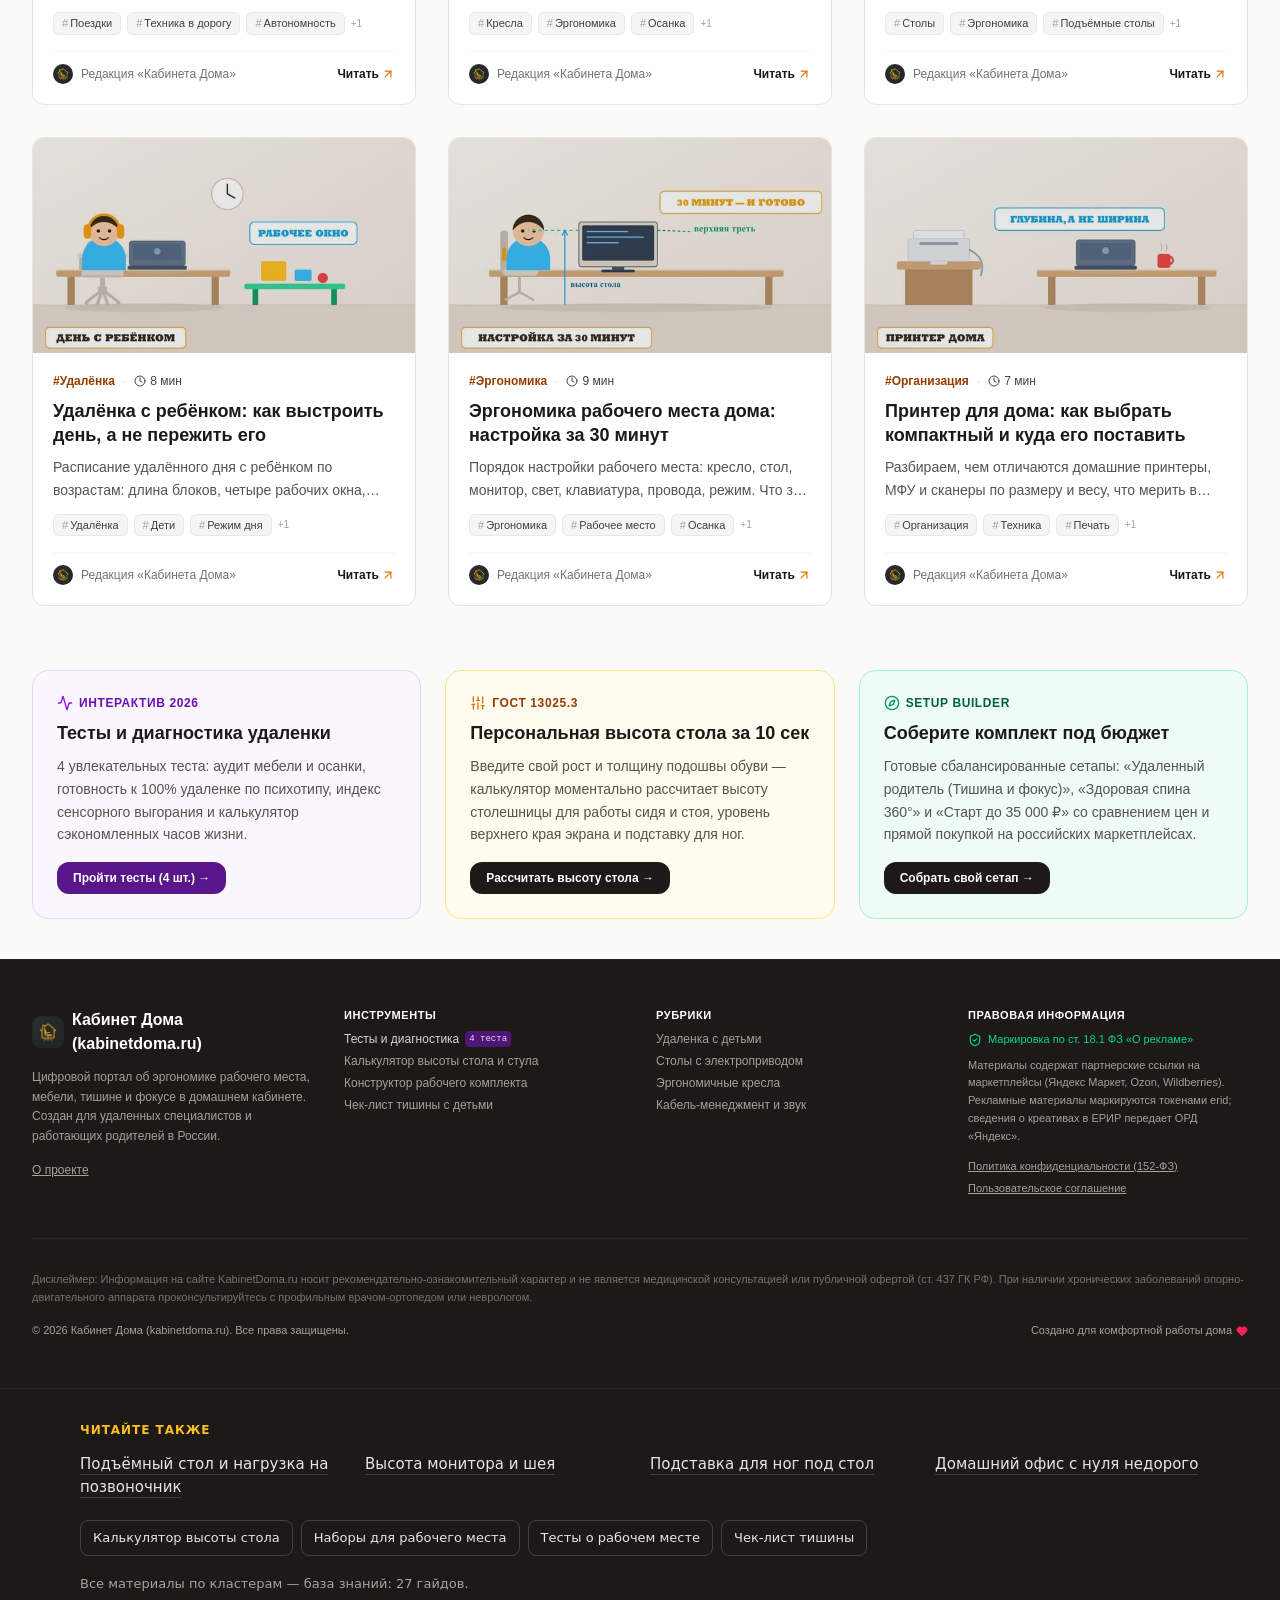
<file: article/5-luchshih-ergonomichnyh-kresel-rejting/index.html>
<!doctype html>
<html lang="ru" class="scroll-smooth"><head>
    <meta name="mitgo-verification" content="2ab007de-ae48-4bfa-b8aa-21a9992758fb">
    <meta name="takprodam-verification" content="b23949b0-b011-4c71-98d0-6406b744bdcf">
    <meta charset="UTF-8">
    <meta http-equiv="Content-Security-Policy" content="default-src 'self'; script-src 'self'; style-src 'self' 'unsafe-inline'; img-src 'self' data:; font-src 'self'; connect-src 'self'; object-src 'none'; base-uri 'self'; form-action 'self'; frame-src 'none'">
    <meta name="referrer" content="strict-origin-when-cross-origin">
    <meta name="viewport" content="width=device-width, initial-scale=1.0">
    <meta name="theme-color" content="#fafaf9">
    <!-- Favicon & Icons -->
    <link rel="icon" type="image/svg+xml" href="/favicon.svg">
    <link rel="icon" type="image/png" sizes="32x32" href="/favicon-32.png">
    <link rel="apple-touch-icon" sizes="180x180" href="/apple-touch-icon.png">
    
    <!-- OpenGraph / Social Cards -->
    <meta property="og:type" content="article">
    <meta property="og:site_name" content="Кабинет Дома (KabinetDoma.ru)">
    <meta property="og:locale" content="ru_RU">
    <meta name="twitter:card" content="summary_large_image">
    <!-- Robots and indexing -->
    <meta name="robots" content="index, follow">
    <!-- Fonts -->
    <!-- Yandex Webmaster Verification -->
    <meta name="yandex-verification" content="f90ccbe3e80e4f97">
    <meta name="yandex-distribution-verification" content="4z6mlgyzcx5v4d6k">

    <!-- Schema.org JSON-LD Structured Data -->
    <script type="application/ld+json">
    {
      "@context": "https://schema.org",
      "@graph": [
        {
          "@type": "WebSite",
          "@id": "https://kabinetdoma.ru/#website",
          "url": "https://kabinetdoma.ru",
          "name": "Кабинет Дома",
          "alternateName": "KabinetDoma.ru",
          "description": "Портал по эргономике рабочего места и продуктивности в домашнем кабинете",
          "inLanguage": "ru-RU"
        },
        {
          "@type": "Organization",
          "@id": "https://kabinetdoma.ru/#organization",
          "name": "Кабинет Дома Media",
          "url": "https://kabinetdoma.ru",
          "logo": "https://kabinetdoma.ru/logo.png"
        }
      ]
    }
    </script>
    <script defer="" src="/data/catalog.js"></script><script defer="" src="/data/product-links.js"></script><script type="module" crossorigin="" src="/assets/index.js"></script>
    <link rel="stylesheet" crossorigin="" href="/assets/index.css">
    <script id="article-structured-data" type="application/ld+json">{"@context":"https://schema.org","@type":"Article","headline":"5 лучших эргономичных кресел до 35 000 рублей: честный рейтинг","description":"Честный рейтинг ортопедических кресел для работы дома: SIHOO M57, Metta Samurai, Hbada P2 Pro+, тест сетки и синхромеханизмов.","image":["https://kabinetdoma.ru/images/editorial/10-5-luchshih-ergonomichnyh-kresel-rejting.jpg"],"datePublished":"2026-10-04","dateModified":"2026-11-18","author":{"@type":"Person","name":"Редакция «Кабинета Дома»","jobTitle":"Экспертная коллегия по эргономике и домашнему офису"},"publisher":{"@type":"Organization","name":"Кабинет Дома","url":"https://kabinetdoma.ru","logo":{"@type":"ImageObject","url":"https://kabinetdoma.ru/logo.png"}},"mainEntityOfPage":{"@type":"WebPage","@id":"https://kabinetdoma.ru/article/5-luchshih-ergonomichnyh-kresel-rejting/"}}</script>    <title>5 эргономичных кресел до 35 000 ₽: рейтинг для спины</title>
    <meta name="description" content="Разбор пяти кресел для 8-часовой работы: сетка, поясничный упор, синхромеханизм и цены — от бюджетного Бюрократа до SIHOO M57 и Metta Samurai." />
    <link rel="canonical" href="https://kabinetdoma.ru/article/5-luchshih-ergonomichnyh-kresel-rejting/" />
    <meta property="og:title" content="5 эргономичных кресел до 35 000 ₽: рейтинг для спины" />
    <meta property="og:description" content="Разбор пяти кресел для 8-часовой работы: сетка, поясничный упор, синхромеханизм и цены — от бюджетного Бюрократа до SIHOO M57 и Metta Samurai." />
    <meta property="og:url" content="https://kabinetdoma.ru/article/5-luchshih-ergonomichnyh-kresel-rejting/" />
    <meta property="og:image" content="https://kabinetdoma.ru/images/editorial/10-5-luchshih-ergonomichnyh-kresel-rejting.jpg" />
    <meta property="og:image:width" content="1376">
    <meta property="og:image:height" content="768">
    <meta name="twitter:title" content="5 эргономичных кресел до 35 000 ₽: рейтинг для спины" />
    <meta name="twitter:description" content="Разбор пяти кресел для 8-часовой работы: сетка, поясничный упор, синхромеханизм и цены — от бюджетного Бюрократа до SIHOO M57 и Metta Samurai." />
    <meta name="twitter:image" content="https://kabinetdoma.ru/images/editorial/10-5-luchshih-ergonomichnyh-kresel-rejting.jpg" />
<!-- kd-seo -->
    <script type="application/ld+json">{"@context":"https://schema.org","@graph":[{"@type":"Article","@id":"https://kabinetdoma.ru/article/5-luchshih-ergonomichnyh-kresel-rejting/#article","headline":"5 эргономичных кресел до 35 000 ₽: рейтинг для спины","description":"Разбор пяти кресел для 8-часовой работы: сетка, поясничный упор, синхромеханизм и цены — от бюджетного Бюрократа до SIHOO M57 и Metta Samurai.","inLanguage":"ru-RU","isAccessibleForFree":true,"mainEntityOfPage":{"@id":"https://kabinetdoma.ru/article/5-luchshih-ergonomichnyh-kresel-rejting/#webpage"},"datePublished":"2026-10-04","dateModified":"2026-11-18","author":{"@type":"Organization","name":"Редакция KabinetDoma.ru","url":"https://kabinetdoma.ru/about/"},"publisher":{"@id":"https://kabinetdoma.ru/#organization"},"image":{"@type":"ImageObject","url":"https://kabinetdoma.ru/images/editorial/10-5-luchshih-ergonomichnyh-kresel-rejting.jpg","width":1376,"height":768},"articleSection":"Эргономика домашнего офиса"},{"@type":"WebPage","@id":"https://kabinetdoma.ru/article/5-luchshih-ergonomichnyh-kresel-rejting/#webpage","url":"https://kabinetdoma.ru/article/5-luchshih-ergonomichnyh-kresel-rejting/","name":"5 эргономичных кресел до 35 000 ₽: рейтинг для спины","description":"Разбор пяти кресел для 8-часовой работы: сетка, поясничный упор, синхромеханизм и цены — от бюджетного Бюрократа до SIHOO M57 и Metta Samurai.","inLanguage":"ru-RU","isPartOf":{"@id":"https://kabinetdoma.ru/#website"},"breadcrumb":{"@id":"https://kabinetdoma.ru/article/5-luchshih-ergonomichnyh-kresel-rejting/#breadcrumbs"}},{"@type":"FAQPage","@id":"https://kabinetdoma.ru/article/5-luchshih-ergonomichnyh-kresel-rejting/#faq","isPartOf":{"@id":"https://kabinetdoma.ru/article/5-luchshih-ergonomichnyh-kresel-rejting/#webpage"},"mainEntity":[{"@type":"Question","name":"Что лучше: сетка или плотная ткань?","acceptedAnswer":{"@type":"Answer","text":"Сетка гигиеничнее, не накапливает пыль и не греет тело летом. Качественная сетка не теряет натяжения до 7 лет."}},{"@type":"Question","name":"Нужна ли подставка для ног?","acceptedAnswer":{"@type":"Answer","text":"Если при правильной настройке высоты подлокотников под стол ваши пятки не стоят плотно на полу, подставка под ноги обязательна."}}]},{"@type":"BreadcrumbList","@id":"https://kabinetdoma.ru/article/5-luchshih-ergonomichnyh-kresel-rejting/#breadcrumbs","itemListElement":[{"@type":"ListItem","position":1,"name":"Главная","item":"https://kabinetdoma.ru/"},{"@type":"ListItem","position":2,"name":"Все гайды","item":"https://kabinetdoma.ru/articles/"},{"@type":"ListItem","position":3,"name":"5 лучших эргономичных кресел до 35 000 рублей: честный рейтинг","item":"https://kabinetdoma.ru/article/5-luchshih-ergonomichnyh-kresel-rejting/"}]}]}</script>
    <!-- /kd-seo -->
  </head>
  <body class="bg-stone-50 text-stone-900 antialiased selection:bg-amber-100 selection:text-amber-900">
    <!-- Yandex.Distribution verification: 4z6mlgyzcx5v4d6k -->
    <span style="display:none" aria-hidden="true">4z6mlgyzcx5v4d6k</span>

    <!-- Yandex.Metrika noscript fallback -->
    <div id="root"><div class="min-h-screen flex flex-col bg-stone-50 text-stone-900 selection:bg-amber-100 selection:text-amber-900"><a href="#main" class="sr-only focus:not-sr-only focus:absolute focus:top-2 focus:left-2 focus:z-50 focus:px-4 focus:py-2 focus:bg-stone-900 focus:text-white focus:rounded-lg focus:font-semibold">Перейти к содержанию</a><header class="sticky top-0 z-40 bg-white/95 backdrop-blur-md border-b border-stone-200"><div class="max-w-7xl mx-auto px-4 sm:px-6 lg:px-8"><div class="flex items-center justify-between h-16 gap-4"><a href="/" class="flex items-center gap-3 cursor-pointer group select-none flex-shrink-0 no-underline"><div class="w-10 h-10 rounded-xl overflow-hidden bg-stone-900 border border-stone-800 shadow-sm flex items-center justify-center flex-shrink-0 group-hover:scale-105 transition-transform"><img sizes="48px" srcset="/logo-64.png 64w, /logo-128.png 128w, /logo.png 512w" loading="lazy" alt="Кабинет Дома" class="w-full h-full object-cover" width="512" height="512" src="/logo.png"></div><div><div class="font-bold text-lg tracking-tight text-stone-900 group-hover:text-amber-700 transition-colors flex items-center gap-1.5">Кабинет Дома<span class="text-[11px] font-mono font-medium text-emerald-700 bg-emerald-50 px-1.5 py-0.5 rounded border border-emerald-200">.ru</span></div><p class="text-xs text-stone-700 hidden sm:block">Домашний офис, мебель и тишина</p></div></a><div class="hidden md:flex items-center relative flex-1 max-w-xs lg:max-w-sm"><svg xmlns="http://www.w3.org/2000/svg" width="24" height="24" viewBox="0 0 24 24" fill="none" stroke="currentColor" stroke-width="2" stroke-linecap="round" stroke-linejoin="round" class="lucide lucide-search w-4 h-4 text-stone-700 absolute left-3 pointer-events-none" aria-hidden="true"><path d="m21 21-4.34-4.34"></path><circle cx="11" cy="11" r="8"></circle></svg><input placeholder="Поиск гайдов, столов, кресел..." aria-label="Поиск по статьям" class="w-full pl-9 pr-3 py-1.5 text-sm bg-stone-100 hover:bg-stone-150 focus:bg-white border border-transparent focus:border-amber-400 rounded-lg outline-none transition-all placeholder:text-stone-700" type="search" value=""></div><nav class="hidden lg:flex items-center gap-1 text-sm font-medium text-stone-700"><button class="px-3 py-2 rounded-lg transition-colors flex items-center gap-1.5 text-stone-950 bg-stone-100 font-semibold"><svg xmlns="http://www.w3.org/2000/svg" width="24" height="24" viewBox="0 0 24 24" fill="none" stroke="currentColor" stroke-width="2" stroke-linecap="round" stroke-linejoin="round" class="lucide lucide-book-open w-4 h-4" aria-hidden="true"><path d="M12 7v14"></path><path d="M3 18a1 1 0 0 1-1-1V4a1 1 0 0 1 1-1h5a4 4 0 0 1 4 4 4 4 0 0 1 4-4h5a1 1 0 0 1 1 1v13a1 1 0 0 1-1 1h-6a3 3 0 0 0-3 3 3 3 0 0 0-3-3z"></path></svg>Гайды</button><button class="px-3 py-2 rounded-lg transition-colors flex items-center gap-1.5 hover:text-stone-900 hover:bg-stone-50"><svg xmlns="http://www.w3.org/2000/svg" width="24" height="24" viewBox="0 0 24 24" fill="none" stroke="currentColor" stroke-width="2" stroke-linecap="round" stroke-linejoin="round" class="lucide lucide-activity w-4 h-4 text-purple-600" aria-hidden="true"><path d="M22 12h-2.48a2 2 0 0 0-1.93 1.46l-2.35 8.36a.25.25 0 0 1-.48 0L9.24 2.18a.25.25 0 0 0-.48 0l-2.35 8.36A2 2 0 0 1 4.49 12H2"></path></svg><span>Тесты</span><span class="text-[10px] font-bold px-1.5 py-0.5 bg-purple-100 text-purple-800 rounded-full">4</span></button><button class="px-3 py-2 rounded-lg transition-colors flex items-center gap-1.5 hover:text-stone-900 hover:bg-stone-50"><svg xmlns="http://www.w3.org/2000/svg" width="24" height="24" viewBox="0 0 24 24" fill="none" stroke="currentColor" stroke-width="2" stroke-linecap="round" stroke-linejoin="round" class="lucide lucide-sliders-vertical w-4 h-4 text-amber-600" aria-hidden="true"><path d="M10 8h4"></path><path d="M12 21v-9"></path><path d="M12 8V3"></path><path d="M17 16h4"></path><path d="M19 12V3"></path><path d="M19 21v-5"></path><path d="M3 14h4"></path><path d="M5 10V3"></path><path d="M5 21v-7"></path></svg>Калькулятор</button><button class="px-3 py-2 rounded-lg transition-colors flex items-center gap-1.5 hover:text-stone-900 hover:bg-stone-50"><svg xmlns="http://www.w3.org/2000/svg" width="24" height="24" viewBox="0 0 24 24" fill="none" stroke="currentColor" stroke-width="2" stroke-linecap="round" stroke-linejoin="round" class="lucide lucide-compass w-4 h-4 text-emerald-600" aria-hidden="true"><path d="m16.24 7.76-1.804 5.411a2 2 0 0 1-1.265 1.265L7.76 16.24l1.804-5.411a2 2 0 0 1 1.265-1.265z"></path><circle cx="12" cy="12" r="10"></circle></svg>Конструктор</button><button class="px-3 py-2 rounded-lg transition-colors flex items-center gap-1.5 hover:text-stone-900 hover:bg-stone-50"><svg xmlns="http://www.w3.org/2000/svg" width="24" height="24" viewBox="0 0 24 24" fill="none" stroke="currentColor" stroke-width="2" stroke-linecap="round" stroke-linejoin="round" class="lucide lucide-square-check-big w-4 h-4 text-rose-600" aria-hidden="true"><path d="M21 10.656V19a2 2 0 0 1-2 2H5a2 2 0 0 1-2-2V5a2 2 0 0 1 2-2h12.344"></path><path d="m9 11 3 3L22 4"></path></svg>Чек-лист</button><button class="px-3 py-2 rounded-lg transition-colors flex items-center gap-1.5 hover:text-stone-900 hover:bg-stone-50"><svg xmlns="http://www.w3.org/2000/svg" width="24" height="24" viewBox="0 0 24 24" fill="none" stroke="currentColor" stroke-width="2" stroke-linecap="round" stroke-linejoin="round" class="lucide lucide-shopping-bag w-4 h-4 text-stone-600" aria-hidden="true"><path d="M16 10a4 4 0 0 1-8 0"></path><path d="M3.103 6.034h17.794"></path><path d="M3.4 5.467a2 2 0 0 0-.4 1.2V20a2 2 0 0 0 2 2h14a2 2 0 0 0 2-2V6.667a2 2 0 0 0-.4-1.2l-2-2.667A2 2 0 0 0 17 2H7a2 2 0 0 0-1.6.8z"></path></svg>Каталог</button><button class="px-3 py-2 rounded-lg transition-colors flex items-center gap-1.5 hover:text-stone-900 hover:bg-stone-50"><svg xmlns="http://www.w3.org/2000/svg" width="24" height="24" viewBox="0 0 24 24" fill="none" stroke="currentColor" stroke-width="2" stroke-linecap="round" stroke-linejoin="round" class="lucide lucide-info w-4 h-4 text-stone-500" aria-hidden="true"><circle cx="12" cy="12" r="10"></circle><path d="M12 16v-4"></path><path d="M12 8h.01"></path></svg>О проекте</button></nav><div class="flex items-center gap-2"><button class="lg:hidden p-2 rounded-lg text-stone-600 hover:bg-stone-100 transition-colors" aria-label="Меню навигации"><svg xmlns="http://www.w3.org/2000/svg" width="24" height="24" viewBox="0 0 24 24" fill="none" stroke="currentColor" stroke-width="2" stroke-linecap="round" stroke-linejoin="round" class="lucide lucide-menu w-5 h-5" aria-hidden="true"><path d="M4 5h16"></path><path d="M4 12h16"></path><path d="M4 19h16"></path></svg></button></div></div></div></header><main id="main" class="flex-1"><article class="max-w-7xl mx-auto px-4 sm:px-6 lg:px-8 py-8"><div class="flex items-center justify-between gap-4 mb-6"><button class="inline-flex items-center gap-1.5 text-sm font-medium text-stone-600 hover:text-stone-900 transition-colors"><svg xmlns="http://www.w3.org/2000/svg" width="24" height="24" viewBox="0 0 24 24" fill="none" stroke="currentColor" stroke-width="2" stroke-linecap="round" stroke-linejoin="round" class="lucide lucide-arrow-left w-4 h-4" aria-hidden="true"><path d="m12 19-7-7 7-7"></path><path d="M19 12H5"></path></svg>Назад ко всем материалам</button><div class="flex items-center gap-2"><button class="inline-flex items-center gap-1.5 px-3 py-1.5 rounded-lg text-xs font-medium text-stone-700 bg-stone-100 hover:bg-stone-200 transition-colors"><svg xmlns="http://www.w3.org/2000/svg" width="24" height="24" viewBox="0 0 24 24" fill="none" stroke="currentColor" stroke-width="2" stroke-linecap="round" stroke-linejoin="round" class="lucide lucide-share2 lucide-share-2 w-3.5 h-3.5" aria-hidden="true"><circle cx="18" cy="5" r="3"></circle><circle cx="6" cy="12" r="3"></circle><circle cx="18" cy="19" r="3"></circle><line x1="8.59" x2="15.42" y1="13.51" y2="17.49"></line><line x1="15.41" x2="8.59" y1="6.51" y2="10.49"></line></svg>Поделиться</button></div></div><div class="grid grid-cols-1 lg:grid-cols-12 gap-8 lg:gap-12"><div class="lg:col-span-8"><header class="mb-8"><div class="flex items-center gap-2 text-xs font-medium text-stone-500 mb-3"><span class="text-amber-700 font-semibold">Столы и кресла</span><span aria-hidden="true">·</span><span class="flex items-center gap-1"><svg xmlns="http://www.w3.org/2000/svg" width="24" height="24" viewBox="0 0 24 24" fill="none" stroke="currentColor" stroke-width="2" stroke-linecap="round" stroke-linejoin="round" class="lucide lucide-calendar w-3 h-3" aria-hidden="true"><path d="M8 2v4"></path><path d="M16 2v4"></path><rect width="18" height="18" x="3" y="4" rx="2"></rect><path d="M3 10h18"></path></svg>2026-10-04</span><span aria-hidden="true">·</span><span class="flex items-center gap-1"><svg xmlns="http://www.w3.org/2000/svg" width="24" height="24" viewBox="0 0 24 24" fill="none" stroke="currentColor" stroke-width="2" stroke-linecap="round" stroke-linejoin="round" class="lucide lucide-clock w-3 h-3" aria-hidden="true"><path d="M12 6v6l4 2"></path><circle cx="12" cy="12" r="10"></circle></svg>4 мин чтения</span><span aria-hidden="true">·</span><span class="flex items-center gap-1"><svg xmlns="http://www.w3.org/2000/svg" width="24" height="24" viewBox="0 0 24 24" fill="none" stroke="currentColor" stroke-width="2" stroke-linecap="round" stroke-linejoin="round" class="lucide lucide-eye w-3 h-3" aria-hidden="true"><path d="M2.062 12.348a1 1 0 0 1 0-.696 10.75 10.75 0 0 1 19.876 0 1 1 0 0 1 0 .696 10.75 10.75 0 0 1-19.876 0"></path><circle cx="12" cy="12" r="3"></circle></svg></span></div><h1 class="text-2xl sm:text-3xl md:text-4xl font-extrabold text-stone-900 tracking-tight leading-[1.2] mb-4">5 лучших эргономичных кресел до 35 000 рублей: честный рейтинг</h1><p class="text-base sm:text-lg text-stone-600 leading-relaxed font-normal mb-4">Почему геймерские ковши убивают поясницу и что купить для 8-часовой работы</p><div class="flex flex-wrap items-center gap-1.5 mb-6"><span class="text-xs text-stone-400 flex items-center gap-1 mr-1"><svg xmlns="http://www.w3.org/2000/svg" width="24" height="24" viewBox="0 0 24 24" fill="none" stroke="currentColor" stroke-width="2" stroke-linecap="round" stroke-linejoin="round" class="lucide lucide-tag w-3.5 h-3.5" aria-hidden="true"><path d="M12.586 2.586A2 2 0 0 0 11.172 2H4a2 2 0 0 0-2 2v7.172a2 2 0 0 0 .586 1.414l8.704 8.704a2.426 2.426 0 0 0 3.42 0l6.58-6.58a2.426 2.426 0 0 0 0-3.42z"></path><circle cx="7.5" cy="7.5" r=".5" fill="currentColor"></circle></svg><span>Тэги:</span></span><button type="button" class="inline-flex items-center gap-0.5 text-xs font-semibold px-2.5 py-1 rounded-lg bg-stone-100 hover:bg-amber-100 text-stone-700 hover:text-amber-900 border border-stone-200 hover:border-amber-300 transition-colors cursor-pointer" title="Показать все материалы с тэгом #Кресла"><span class="text-amber-600 font-bold">#</span><span>Кресла</span></button><button type="button" class="inline-flex items-center gap-0.5 text-xs font-semibold px-2.5 py-1 rounded-lg bg-stone-100 hover:bg-amber-100 text-stone-700 hover:text-amber-900 border border-stone-200 hover:border-amber-300 transition-colors cursor-pointer" title="Показать все материалы с тэгом #Эргономика"><span class="text-amber-600 font-bold">#</span><span>Эргономика</span></button><button type="button" class="inline-flex items-center gap-0.5 text-xs font-semibold px-2.5 py-1 rounded-lg bg-stone-100 hover:bg-amber-100 text-stone-700 hover:text-amber-900 border border-stone-200 hover:border-amber-300 transition-colors cursor-pointer" title="Показать все материалы с тэгом #Осанка"><span class="text-amber-600 font-bold">#</span><span>Осанка</span></button><button type="button" class="inline-flex items-center gap-0.5 text-xs font-semibold px-2.5 py-1 rounded-lg bg-stone-100 hover:bg-amber-100 text-stone-700 hover:text-amber-900 border border-stone-200 hover:border-amber-300 transition-colors cursor-pointer" title="Показать все материалы с тэгом #Здоровье спины"><span class="text-amber-600 font-bold">#</span><span>Здоровье спины</span></button></div><div class="space-y-3 mb-6"><div class="flex items-center gap-3 p-3.5 bg-stone-50 rounded-xl border border-stone-200 text-xs text-stone-600"><img sizes="40px" srcset="/logo-64.png 64w, /logo-128.png 128w, /logo.png 512w" loading="lazy" alt="Редакция «Кабинета Дома»" class="w-10 h-10 rounded-full object-cover border border-stone-300" width="512" height="512" src="/logo.png"><div><div class="font-bold text-stone-900 text-sm">Редакция «Кабинета Дома»</div><div>Экспертная коллегия по эргономике и домашнему офису</div></div></div></div></header><div class="aspect-16/9 rounded-2xl overflow-hidden mb-10 bg-stone-100 border border-stone-200 shadow-xs"><img sizes="(max-width: 768px) 100vw, 1024px" alt="5 лучших эргономичных кресел до 35 000 рублей: честный рейтинг" class="w-full h-full object-cover" fetchpriority="high" srcset="/images/editorial/10-5-luchshih-ergonomichnyh-kresel-rejting-320.jpg 320w, /images/editorial/10-5-luchshih-ergonomichnyh-kresel-rejting-640.jpg 640w, /images/editorial/10-5-luchshih-ergonomichnyh-kresel-rejting.jpg 1376w" width="1376" height="768" src="/images/editorial/10-5-luchshih-ergonomichnyh-kresel-rejting.jpg"></div><div class="lg:hidden mb-8 p-4 bg-stone-100 rounded-xl border border-stone-200"><div class="font-bold text-sm text-stone-900 mb-2 flex items-center gap-1.5"><svg xmlns="http://www.w3.org/2000/svg" width="24" height="24" viewBox="0 0 24 24" fill="none" stroke="currentColor" stroke-width="2" stroke-linecap="round" stroke-linejoin="round" class="lucide lucide-bookmark w-4 h-4 text-amber-600" aria-hidden="true"><path d="m19 21-7-4-7 4V5a2 2 0 0 1 2-2h10a2 2 0 0 1 2 2v16z"></path></svg>Оглавление статьи</div><ul class="space-y-1.5 text-xs text-stone-700"><li><a href="#sec-trap" class="hover:text-amber-700 hover:underline transition-colors">1. Ловушка "геймерских" кресел-ковшей</a></li><li><a href="#sec-criteria" class="hover:text-amber-700 hover:underline transition-colors">2. 4 критерия ортопедически правильного стула</a></li><li><a href="#sec-budget" class="hover:text-amber-700 hover:underline transition-colors">3. Бюджетный класс: Бюрократ KB-8 (7 474 ₽) и Chairman 795</a></li><li><a href="#sec-samurai" class="hover:text-amber-700 hover:underline transition-colors">4. Оптимум: SIHOO M57, Hbada P2 Pro+ и Metta Samurai S-3.05</a></li><li><a href="#sec-flagship" class="hover:text-amber-700 hover:underline transition-colors">5. Если покупка откладывается: подушка Memory Foam</a></li></ul></div><div class="space-y-10 text-stone-800 leading-relaxed text-sm sm:text-base"><section id="sec-trap" class="scroll-mt-24"><h2 class="text-xl sm:text-2xl font-bold text-stone-900 tracking-tight mb-4">1. Ловушка "геймерских" кресел-ковшей</h2><div class="space-y-1 text-stone-700 "><p class="my-3 text-stone-700 leading-relaxed text-sm sm:text-base"><span>Яркие кресла в гоночном стиле создавались для автоспорта, где задача — удерживать пилота в перегрузках на поворотах. Боковые крылья на сиденье и спинке заставляют плечи заворачиваться внутрь, формируя "позу креветки", а экокожа гарантирует мокрую спину уже через 40 минут созвона.</span></p><figure class="my-6"><img sizes="(max-width: 768px) 100vw, 720px" alt="Схема: рабочее место с креслом, столом и монитором" loading="lazy" class="w-full h-auto rounded-xl border border-stone-200 bg-stone-100" width="800" height="450" src="/images/ergonomic-chair.svg"><figcaption class="mt-2 text-xs sm:text-sm text-stone-600 leading-relaxed"><span>Рейтинг — про соответствие кресла вашему росту и привычкам, а не про «лучшее кресло вообще».</span></figcaption></figure></div></section><section id="sec-criteria" class="scroll-mt-24"><h2 class="text-xl sm:text-2xl font-bold text-stone-900 tracking-tight mb-4">2. 4 критерия ортопедически правильного стула</h2><div class="space-y-1 text-stone-700 "><p class="my-3 text-stone-700 leading-relaxed text-sm sm:text-base"><span>При выборе рабочего кресла для 8+ часов проверяйте (общий порядок настройки места — в статье </span><a href="/article/ergonomika-rabochego-mesta-nastroyka/" class="text-amber-800 font-medium underline decoration-amber-300 underline-offset-2 hover:text-amber-900">«Эргономика за 30 минут»</a><span>):</span></p><ul class="my-4 space-y-2.5 pl-1"><li class="flex items-start gap-2.5 text-stone-700 leading-relaxed text-sm sm:text-base"><span class="w-1.5 h-1.5 rounded-full bg-amber-500 mt-2.5 flex-shrink-0"></span><div class="flex-1 min-w-0"><strong class="font-semibold text-stone-900">Дышащую сетку (Kevlar или армированный нейлон)</strong><span> — равномерное распределение давления без точек сдавливания вен под бедрами.</span></div></li><li class="flex items-start gap-2.5 text-stone-700 leading-relaxed text-sm sm:text-base"><span class="w-1.5 h-1.5 rounded-full bg-amber-500 mt-2.5 flex-shrink-0"></span><div class="flex-1 min-w-0"><strong class="font-semibold text-stone-900">Синхромеханизм (Syncro)</strong><span> — при отклонении спинки назад на 2–3 градуса сиденье приподнимается на 1 градус, сохраняя стопы на полу.</span></div></li><li class="flex items-start gap-2.5 text-stone-700 leading-relaxed text-sm sm:text-base"><span class="w-1.5 h-1.5 rounded-full bg-amber-500 mt-2.5 flex-shrink-0"></span><div class="flex-1 min-w-0"><strong class="font-semibold text-stone-900">Регулировку глубины сиденья (Слайдер)</strong><span> — между краем сиденья и подколенной впадиной должно помещаться 3–4 сложенных пальца руки.</span></div></li><li class="flex items-start gap-2.5 text-stone-700 leading-relaxed text-sm sm:text-base"><span class="w-1.5 h-1.5 rounded-full bg-amber-500 mt-2.5 flex-shrink-0"></span><div class="flex-1 min-w-0"><strong class="font-semibold text-stone-900">3D или 4D подлокотники</strong><span> — поддержка предплечий вровень со столешницей для снятия напряжения с трапециевидных мышц.</span></div></li></ul><p class="my-3 text-stone-700 leading-relaxed text-sm sm:text-base"><span>Кресло закрывает половину задачи: вторая половина — то, что висит на столе. Если коллеги слышат вашу комнату, а не голос, нужен </span><a href="/article/mikrofon-s-shumopodavleniem-dlya-zvonkov/" class="text-amber-800 font-medium underline decoration-amber-300 underline-offset-2 hover:text-amber-900">микрофон с шумоподавлением для созвонов</a><span>, а если под столешницей клубок проводов — </span><a href="/article/kabel-menedzhment-pod-stolom-svoimi-rukami/" class="text-amber-800 font-medium underline decoration-amber-300 underline-offset-2 hover:text-amber-900">кабель-менеджмент под столом</a><span>.</span></p></div></section><section id="sec-budget" class="scroll-mt-24"><h2 class="text-xl sm:text-2xl font-bold text-stone-900 tracking-tight mb-4">3. Бюджетный класс: Бюрократ KB-8 (7 474 ₽) и Chairman 795 (14 997 ₽)</h2><div class="space-y-1 text-stone-700 "><p class="my-3 text-stone-700 leading-relaxed text-sm sm:text-base"><span>Не у всех есть возможность сразу потратить 30 000 ₽ на кресло. В базовом сегменте есть проверенные фавориты:</span></p><ul class="my-4 space-y-2.5 pl-1"><li class="flex items-start gap-2.5 text-stone-700 leading-relaxed text-sm sm:text-base"><span class="w-1.5 h-1.5 rounded-full bg-amber-500 mt-2.5 flex-shrink-0"></span><div class="flex-1 min-w-0"><strong class="font-semibold text-stone-900">[Бюрократ KB-8](https://market.yandex.ru/cc/BSwVfd?erid=5jtCeReNx12oak2szCiDy8n) (Реклама, erid: 5jtCeReNx12oak2szCiDy8n) (7 474 ₽):</strong><span> Доступное спасение для спины. Спинка из упругой сетки отлично дышит летом, механизм качания помогает менять нагрузку на поясницу, высота сиденья регулируется. Честные ограничения: каркас и крестовина пластиковые, глубина сиденья не регулируется, заявленная производителем гарантия — два года, сверяйте в карточке.</span></div></li><li class="flex items-start gap-2.5 text-stone-700 leading-relaxed text-sm sm:text-base"><span class="w-1.5 h-1.5 rounded-full bg-amber-500 mt-2.5 flex-shrink-0"></span><div class="flex-1 min-w-0"><strong class="font-semibold text-stone-900">[Chairman 795](https://market.yandex.ru/cc/BSwY57?erid=5jtCeReNx12oak2szCiDyHf) (Реклама, erid: 5jtCeReNx12oak2szCiDyHf) (14 997 ₽):</strong><span> Ступень выше. Механизм качания синхронный: спинка и сиденье отклоняются согласованно, стопы остаются на полу, а жёсткость качания и наклон спинки регулируются. Обивка — бежевая экокожа, крестовина металлическая, паспортная нагрузка 150 кг. Минусы: экокожа теплее сетки, а глубина сиденья (52 см) не регулируется.</span></div></li></ul></div><div class="mt-6 space-y-4"><div class="bg-stone-50 rounded-xl border border-stone-200 p-4 sm:p-5 hover:border-amber-400 transition-colors"><div class="flex flex-col sm:flex-row gap-4"><img loading="lazy" alt="Бюрократ KB-8 (Сетка, поясничный упор)" class="w-full sm:w-36 h-36 object-cover rounded-lg bg-white border border-stone-200 flex-shrink-0" width="800" height="450" src="/images/workspace-hero.svg"><div class="flex-1"><div class="flex flex-wrap items-center justify-between gap-2 mb-1"><h4 class="font-bold text-base text-stone-900">Бюрократ KB-8 (Сетка, поясничный упор)</h4><div class="text-right"><div class="text-base font-extrabold text-stone-900">Цена в каталоге</div><div class="text-[10px] text-stone-700">на маркетплейсах</div></div></div><p class="text-xs text-stone-600 mb-3">Бюджетное эргономичное кресло с дышащей спинкой и анатомическим поясничным валиком</p><div class="grid grid-cols-1 sm:grid-cols-2 gap-2 text-xs mb-4"><div class="space-y-1"><div class="flex items-start gap-1.5 text-emerald-800"><svg xmlns="http://www.w3.org/2000/svg" width="24" height="24" viewBox="0 0 24 24" fill="none" stroke="currentColor" stroke-width="2" stroke-linecap="round" stroke-linejoin="round" class="lucide lucide-check w-3.5 h-3.5 text-emerald-600 flex-shrink-0 mt-0.5" aria-hidden="true"><path d="M20 6 9 17l-5-5"></path></svg><span>Доступная цена до 7 000 ₽</span></div><div class="flex items-start gap-1.5 text-emerald-800"><svg xmlns="http://www.w3.org/2000/svg" width="24" height="24" viewBox="0 0 24 24" fill="none" stroke="currentColor" stroke-width="2" stroke-linecap="round" stroke-linejoin="round" class="lucide lucide-check w-3.5 h-3.5 text-emerald-600 flex-shrink-0 mt-0.5" aria-hidden="true"><path d="M20 6 9 17l-5-5"></path></svg><span>Дышащая акриловая сетка</span></div></div><div class="space-y-1"><div class="flex items-start gap-1.5 text-rose-800"><svg xmlns="http://www.w3.org/2000/svg" width="24" height="24" viewBox="0 0 24 24" fill="none" stroke="currentColor" stroke-width="2" stroke-linecap="round" stroke-linejoin="round" class="lucide lucide-x w-3.5 h-3.5 text-rose-500 flex-shrink-0 mt-0.5" aria-hidden="true"><path d="M18 6 6 18"></path><path d="m6 6 12 12"></path></svg><span>Пластиковая крестовина (нагрузка до 120 кг)</span></div><div class="flex items-start gap-1.5 text-rose-800"><svg xmlns="http://www.w3.org/2000/svg" width="24" height="24" viewBox="0 0 24 24" fill="none" stroke="currentColor" stroke-width="2" stroke-linecap="round" stroke-linejoin="round" class="lucide lucide-x w-3.5 h-3.5 text-rose-500 flex-shrink-0 mt-0.5" aria-hidden="true"><path d="M18 6 6 18"></path><path d="m6 6 12 12"></path></svg><span>Фиксированные подлокотники без регулировки высоты</span></div></div></div><div class="flex flex-wrap items-center justify-between gap-3 pt-3 border-t border-stone-200"><div class="flex items-center flex-wrap gap-2"><a href="https://market.yandex.ru/cc/BSwVfd?erid=5jtCeReNx12oak2szCiDy8n" target="_blank" rel="noopener noreferrer sponsored" class="px-3 py-1.5 rounded-lg text-xs font-semibold bg-stone-900 hover:bg-stone-800 text-white transition-colors inline-flex items-center gap-1.5">Купить на Яндекс Маркете<svg xmlns="http://www.w3.org/2000/svg" width="24" height="24" viewBox="0 0 24 24" fill="none" stroke="currentColor" stroke-width="2" stroke-linecap="round" stroke-linejoin="round" class="lucide lucide-external-link w-3 h-3 text-amber-400" aria-hidden="true"><path d="M15 3h6v6"></path><path d="M10 14 21 3"></path><path d="M18 13v6a2 2 0 0 1-2 2H5a2 2 0 0 1-2-2V8a2 2 0 0 1 2-2h6"></path></svg></a></div><div class="text-[10px] text-stone-700 font-mono">erid: 5jtCeReNx12oak2szCiDy8n · ООО «Яндекс Маркет», ИНН 9704254424</div></div></div></div></div><div class="bg-stone-50 rounded-xl border border-stone-200 p-4 sm:p-5 hover:border-amber-400 transition-colors"><div class="flex flex-col sm:flex-row gap-4"><img loading="lazy" alt="Кресло руководителя Chairman 795 (экокожа, бежевый)" class="w-full sm:w-36 h-36 object-cover rounded-lg bg-white border border-stone-200 flex-shrink-0" width="800" height="450" src="/images/ergonomic-chair.svg"><div class="flex-1"><div class="flex flex-wrap items-center justify-between gap-2 mb-1"><h4 class="font-bold text-base text-stone-900">Кресло руководителя Chairman 795 (экокожа, бежевый)</h4><div class="text-right"><div class="text-base font-extrabold text-stone-900">Цена в каталоге</div><div class="text-[10px] text-stone-700">на маркетплейсах</div></div></div><p class="text-xs text-stone-600 mb-3">Оптимальный средний класс: хромированное пятилучие и синхронный механизм отклонения 1:2</p><div class="grid grid-cols-1 sm:grid-cols-2 gap-2 text-xs mb-4"><div class="space-y-1"><div class="flex items-start gap-1.5 text-emerald-800"><svg xmlns="http://www.w3.org/2000/svg" width="24" height="24" viewBox="0 0 24 24" fill="none" stroke="currentColor" stroke-width="2" stroke-linecap="round" stroke-linejoin="round" class="lucide lucide-check w-3.5 h-3.5 text-emerald-600 flex-shrink-0 mt-0.5" aria-hidden="true"><path d="M20 6 9 17l-5-5"></path></svg><span>Синхромеханика 1:2 с фиксацией в 3 положениях</span></div><div class="flex items-start gap-1.5 text-emerald-800"><svg xmlns="http://www.w3.org/2000/svg" width="24" height="24" viewBox="0 0 24 24" fill="none" stroke="currentColor" stroke-width="2" stroke-linecap="round" stroke-linejoin="round" class="lucide lucide-check w-3.5 h-3.5 text-emerald-600 flex-shrink-0 mt-0.5" aria-hidden="true"><path d="M20 6 9 17l-5-5"></path></svg><span>Хромированный цельный металл крестовины</span></div></div><div class="space-y-1"><div class="flex items-start gap-1.5 text-rose-800"><svg xmlns="http://www.w3.org/2000/svg" width="24" height="24" viewBox="0 0 24 24" fill="none" stroke="currentColor" stroke-width="2" stroke-linecap="round" stroke-linejoin="round" class="lucide lucide-x w-3.5 h-3.5 text-rose-500 flex-shrink-0 mt-0.5" aria-hidden="true"><path d="M18 6 6 18"></path><path d="m6 6 12 12"></path></svg><span>Подголовник не регулируется по вылету вперед</span></div></div></div><div class="flex flex-wrap items-center justify-between gap-3 pt-3 border-t border-stone-200"><div class="flex items-center flex-wrap gap-2"><a href="https://market.yandex.ru/cc/BSwY57?erid=5jtCeReNx12oak2szCiDyHf" target="_blank" rel="noopener noreferrer sponsored" class="px-3 py-1.5 rounded-lg text-xs font-semibold bg-stone-900 hover:bg-stone-800 text-white transition-colors inline-flex items-center gap-1.5">Купить на Яндекс Маркете<svg xmlns="http://www.w3.org/2000/svg" width="24" height="24" viewBox="0 0 24 24" fill="none" stroke="currentColor" stroke-width="2" stroke-linecap="round" stroke-linejoin="round" class="lucide lucide-external-link w-3 h-3 text-amber-400" aria-hidden="true"><path d="M15 3h6v6"></path><path d="M10 14 21 3"></path><path d="M18 13v6a2 2 0 0 1-2 2H5a2 2 0 0 1-2-2V8a2 2 0 0 1 2-2h6"></path></svg></a></div><div class="text-[10px] text-stone-700 font-mono">erid: 5jtCeReNx12oak2szCiDyHf · ООО «Яндекс Маркет», ИНН 9704254424</div></div></div></div></div></div></section><section id="sec-samurai" class="scroll-mt-24"><h2 class="text-xl sm:text-2xl font-bold text-stone-900 tracking-tight mb-4">4. Оптимум: SIHOO M57 (27 554 ₽), Hbada P2 Pro+ (30 348 ₽) и Metta Samurai S-3.05 (32 693 ₽)</h2><div class="space-y-1 text-stone-700 "><p class="my-3 text-stone-700 leading-relaxed text-sm sm:text-base"><span>Сегмент для тех, кто проводит за кодом или текстами по 8–10 часов ежедневно:</span></p><ul class="my-4 space-y-2.5 pl-1"><li class="flex items-start gap-2.5 text-stone-700 leading-relaxed text-sm sm:text-base"><span class="w-1.5 h-1.5 rounded-full bg-amber-500 mt-2.5 flex-shrink-0"></span><div class="flex-1 min-w-0"><strong class="font-semibold text-stone-900">[SIHOO M57](https://market.yandex.ru/cc/BSzF5T?erid=5jtCeReNx12oak2szCmBGjg) (Реклама, erid: 5jtCeReNx12oak2szCmBGjg) (27 554 ₽):</strong><span> Самый дешёвый вход в полный набор регулировок: синхромеханика с фиксацией в трёх положениях, спинка отклоняется до 126°, отдельно регулируются высота сиденья (43–53 см), глубина сиденья, наклон спинки, подголовник и подлокотники. Сетка и на спинке, и в сиденье, поясничный упор 2D с регулировкой, крестовина металлическая, паспортная нагрузка 150 кг. Честные ограничения: каркас пластиковый (крестовина металлическая), вес 22 кг — переставлять вдвоём.</span></div></li><li class="flex items-start gap-2.5 text-stone-700 leading-relaxed text-sm sm:text-base"><span class="w-1.5 h-1.5 rounded-full bg-amber-500 mt-2.5 flex-shrink-0"></span><div class="flex-1 min-w-0"><strong class="font-semibold text-stone-900">[Hbada P2 Pro+](https://market.yandex.ru/cc/BStKTM?erid=5jtCeReNx12oak2szCdpMfG) (Реклама, erid: 5jtCeReNx12oak2szCdpMfG):</strong><span> Поясничная опора 3D с регулировкой по высоте, глубине и наклону, подлокотники 3D, наклон спинки до 135° и подставка для ног в комплекте; паспортная нагрузка 150 кг, рост 155–190 см.</span></div></li><li class="flex items-start gap-2.5 text-stone-700 leading-relaxed text-sm sm:text-base"><span class="w-1.5 h-1.5 rounded-full bg-amber-500 mt-2.5 flex-shrink-0"></span><div class="flex-1 min-w-0"><strong class="font-semibold text-stone-900">[Metta Samurai S-3.05](https://market.yandex.ru/cc/Bb9kVt?erid=MvGzQC9JbZnS6fV7C3sRthyi) (Реклама, erid: MvGzQC9JbZnS6fV7C3sRthyi):</strong><span> Цельнометаллический стальной каркас, производитель заявляет гарантию 10 лет, арамидная сетка и синхромеханика Multiblock со смещенной осью.</span></div></li></ul></div><div class="mt-6 space-y-4"><div class="bg-stone-50 rounded-xl border border-stone-200 p-4 sm:p-5 hover:border-amber-400 transition-colors"><div class="flex flex-col sm:flex-row gap-4"><img alt="SIHOO M57 (сетка, 2D-поясничный упор)" class="w-full sm:w-36 h-36 object-cover rounded-lg bg-white border border-stone-200 flex-shrink-0"><div class="flex-1"><div class="flex flex-wrap items-center justify-between gap-2 mb-1"><h4 class="font-bold text-base text-stone-900">SIHOO M57 (сетка, 2D-поясничный упор)</h4><div class="text-right"><div class="text-base font-extrabold text-stone-900">Цена в каталоге</div><div class="text-[10px] text-stone-700">на маркетплейсах</div></div></div><p class="text-xs text-stone-600 mb-3"></p><div class="grid grid-cols-1 sm:grid-cols-2 gap-2 text-xs mb-4"><div class="space-y-1"></div><div class="space-y-1"></div></div><div class="flex flex-wrap items-center justify-between gap-3 pt-3 border-t border-stone-200"><div class="flex items-center flex-wrap gap-2"><a href="https://market.yandex.ru/cc/BSzF5T?erid=5jtCeReNx12oak2szCmBGjg" target="_blank" rel="noopener noreferrer sponsored" class="px-3 py-1.5 rounded-lg text-xs font-semibold bg-stone-900 hover:bg-stone-800 text-white transition-colors inline-flex items-center gap-1.5">Купить на Яндекс Маркете<svg xmlns="http://www.w3.org/2000/svg" width="24" height="24" viewBox="0 0 24 24" fill="none" stroke="currentColor" stroke-width="2" stroke-linecap="round" stroke-linejoin="round" class="lucide lucide-external-link w-3 h-3 text-amber-400" aria-hidden="true"><path d="M15 3h6v6"></path><path d="M10 14 21 3"></path><path d="M18 13v6a2 2 0 0 1-2 2H5a2 2 0 0 1-2-2V8a2 2 0 0 1 2-2h6"></path></svg></a></div><div class="text-[10px] text-stone-700 font-mono">erid: 5jtCeReNx12oak2szCmBGjg · ООО «Яндекс Маркет», ИНН 9704254424</div></div></div></div></div><div class="bg-stone-50 rounded-xl border border-stone-200 p-4 sm:p-5 hover:border-amber-400 transition-colors"><div class="flex flex-col sm:flex-row gap-4"><img loading="lazy" alt="Metta Samurai S-3.05 (Сетка)" class="w-full sm:w-36 h-36 object-cover rounded-lg bg-white border border-stone-200 flex-shrink-0" width="800" height="450" src="/images/workspace-hero.svg"><div class="flex-1"><div class="flex flex-wrap items-center justify-between gap-2 mb-1"><h4 class="font-bold text-base text-stone-900">Metta Samurai S-3.05 (Сетка)</h4><div class="text-right"><div class="text-base font-extrabold text-stone-900">Цена в каталоге</div><div class="text-[10px] text-stone-700">на маркетплейсах</div></div></div><p class="text-xs text-stone-600 mb-3">Сетчатое эргономичное кресло с раздельной синхромеханикой и поддержкой поясницы</p><div class="grid grid-cols-1 sm:grid-cols-2 gap-2 text-xs mb-4"><div class="space-y-1"><div class="flex items-start gap-1.5 text-emerald-800"><svg xmlns="http://www.w3.org/2000/svg" width="24" height="24" viewBox="0 0 24 24" fill="none" stroke="currentColor" stroke-width="2" stroke-linecap="round" stroke-linejoin="round" class="lucide lucide-check w-3.5 h-3.5 text-emerald-600 flex-shrink-0 mt-0.5" aria-hidden="true"><path d="M20 6 9 17l-5-5"></path></svg><span>Сверхпрочный стальной каркас</span></div><div class="flex items-start gap-1.5 text-emerald-800"><svg xmlns="http://www.w3.org/2000/svg" width="24" height="24" viewBox="0 0 24 24" fill="none" stroke="currentColor" stroke-width="2" stroke-linecap="round" stroke-linejoin="round" class="lucide lucide-check w-3.5 h-3.5 text-emerald-600 flex-shrink-0 mt-0.5" aria-hidden="true"><path d="M20 6 9 17l-5-5"></path></svg><span>Дышащая сетка (спина не потеет летом)</span></div></div><div class="space-y-1"><div class="flex items-start gap-1.5 text-rose-800"><svg xmlns="http://www.w3.org/2000/svg" width="24" height="24" viewBox="0 0 24 24" fill="none" stroke="currentColor" stroke-width="2" stroke-linecap="round" stroke-linejoin="round" class="lucide lucide-x w-3.5 h-3.5 text-rose-500 flex-shrink-0 mt-0.5" aria-hidden="true"><path d="M18 6 6 18"></path><path d="m6 6 12 12"></path></svg><span>Жестковато для любителей мягких кожаных кресел</span></div><div class="flex items-start gap-1.5 text-rose-800"><svg xmlns="http://www.w3.org/2000/svg" width="24" height="24" viewBox="0 0 24 24" fill="none" stroke="currentColor" stroke-width="2" stroke-linecap="round" stroke-linejoin="round" class="lucide lucide-x w-3.5 h-3.5 text-rose-500 flex-shrink-0 mt-0.5" aria-hidden="true"><path d="M18 6 6 18"></path><path d="m6 6 12 12"></path></svg><span>Подлокотники 2D (нет регулировки угла поворота в базовой версии)</span></div></div></div><div class="flex flex-wrap items-center justify-between gap-3 pt-3 border-t border-stone-200"><div class="flex items-center flex-wrap gap-2"><a href="https://market.yandex.ru/cc/Bb9kVt?erid=MvGzQC9JbZnS6fV7C3sRthyi" target="_blank" rel="noopener noreferrer sponsored" class="px-3 py-1.5 rounded-lg text-xs font-semibold bg-stone-900 hover:bg-stone-800 text-white transition-colors inline-flex items-center gap-1.5">Купить на Яндекс Маркете<svg xmlns="http://www.w3.org/2000/svg" width="24" height="24" viewBox="0 0 24 24" fill="none" stroke="currentColor" stroke-width="2" stroke-linecap="round" stroke-linejoin="round" class="lucide lucide-external-link w-3 h-3 text-amber-400" aria-hidden="true"><path d="M15 3h6v6"></path><path d="M10 14 21 3"></path><path d="M18 13v6a2 2 0 0 1-2 2H5a2 2 0 0 1-2-2V8a2 2 0 0 1 2-2h6"></path></svg></a></div><div class="text-[10px] text-stone-700 font-mono">erid: MvGzQC9JbZnS6fV7C3sRthyi · ООО «Яндекс Маркет», ИНН 9704254424</div></div></div></div></div><div class="bg-stone-50 rounded-xl border border-stone-200 p-4 sm:p-5 hover:border-amber-400 transition-colors"><div class="flex flex-col sm:flex-row gap-4"><img alt="Hbada P2 Pro+ E216BVD (с подставкой для ног)" class="w-full sm:w-36 h-36 object-cover rounded-lg bg-white border border-stone-200 flex-shrink-0"><div class="flex-1"><div class="flex flex-wrap items-center justify-between gap-2 mb-1"><h4 class="font-bold text-base text-stone-900">Hbada P2 Pro+ E216BVD (с подставкой для ног)</h4><div class="text-right"><div class="text-base font-extrabold text-stone-900">Цена в каталоге</div><div class="text-[10px] text-stone-700">на маркетплейсах</div></div></div><p class="text-xs text-stone-600 mb-3"></p><div class="grid grid-cols-1 sm:grid-cols-2 gap-2 text-xs mb-4"><div class="space-y-1"></div><div class="space-y-1"></div></div><div class="flex flex-wrap items-center justify-between gap-3 pt-3 border-t border-stone-200"><div class="flex items-center flex-wrap gap-2"><a href="https://market.yandex.ru/cc/BStKTM?erid=5jtCeReNx12oak2szCdpMfG" target="_blank" rel="noopener noreferrer sponsored" class="px-3 py-1.5 rounded-lg text-xs font-semibold bg-stone-900 hover:bg-stone-800 text-white transition-colors inline-flex items-center gap-1.5">Купить на Яндекс Маркете<svg xmlns="http://www.w3.org/2000/svg" width="24" height="24" viewBox="0 0 24 24" fill="none" stroke="currentColor" stroke-width="2" stroke-linecap="round" stroke-linejoin="round" class="lucide lucide-external-link w-3 h-3 text-amber-400" aria-hidden="true"><path d="M15 3h6v6"></path><path d="M10 14 21 3"></path><path d="M18 13v6a2 2 0 0 1-2 2H5a2 2 0 0 1-2-2V8a2 2 0 0 1 2-2h6"></path></svg></a></div><div class="text-[10px] text-stone-700 font-mono">erid: 5jtCeReNx12oak2szCdpMfG · ООО «Яндекс Маркет», ИНН 9704254424</div></div></div></div></div></div></section><section id="sec-flagship" class="scroll-mt-24"><h2 class="text-xl sm:text-2xl font-bold text-stone-900 tracking-tight mb-4">5. Если покупка откладывается: подушка Memory Foam вместо кресла</h2><div class="space-y-1 text-stone-700 "><div class="my-4 p-4 rounded-xl border flex items-start gap-3 text-sm leading-relaxed bg-blue-500/10 border-blue-300 text-stone-900"><svg xmlns="http://www.w3.org/2000/svg" width="24" height="24" viewBox="0 0 24 24" fill="none" stroke="currentColor" stroke-width="2" stroke-linecap="round" stroke-linejoin="round" class="lucide lucide-lightbulb w-4 h-4 text-blue-600 flex-shrink-0 mt-0.5" aria-hidden="true"><path d="M15 14c.2-1 .7-1.7 1.5-2.5 1-.9 1.5-2.2 1.5-3.5A6 6 0 0 0 6 8c0 1 .2 2.2 1.5 3.5.7.7 1.3 1.5 1.5 2.5"></path><path d="M9 18h6"></path><path d="M10 22h4"></path></svg><div class="flex-1 min-w-0"><span>� </span><strong class="font-semibold text-stone-900">Если покупка кресла откладывается:</strong><span> Начните с ортопедической подушки </span><strong class="font-semibold text-stone-900">Memory Foam (1 090 ₽)</strong><span> — она крепится на любой обычный стул и за 1 день снимает 80% боли в пояснице.</span></div></div></div><div class="mt-6 space-y-4"><div class="bg-stone-50 rounded-xl border border-stone-200 p-4 sm:p-5 hover:border-amber-400 transition-colors"><div class="flex flex-col sm:flex-row gap-4"><img loading="lazy" alt="Подушка под спину и поясницу SSY с эффектом памяти, 45×39×12 см" class="w-full sm:w-36 h-36 object-cover rounded-lg bg-white border border-stone-200 flex-shrink-0" width="800" height="450" src="/images/ergonomic-chair.svg"><div class="flex-1"><div class="flex flex-wrap items-center justify-between gap-2 mb-1"><h4 class="font-bold text-base text-stone-900">Подушка под спину и поясницу SSY с эффектом памяти, 45×39×12 см</h4><div class="text-right"><div class="text-base font-extrabold text-stone-900">Цена в каталоге</div><div class="text-[10px] text-stone-700">на маркетплейсах</div></div></div><p class="text-xs text-stone-600 mb-3">Мгновенно превращает обычный жёсткий стул в ортопедическое место: поясничная подушка с эффектом памяти.</p><div class="grid grid-cols-1 sm:grid-cols-2 gap-2 text-xs mb-4"><div class="space-y-1"><div class="flex items-start gap-1.5 text-emerald-800"><svg xmlns="http://www.w3.org/2000/svg" width="24" height="24" viewBox="0 0 24 24" fill="none" stroke="currentColor" stroke-width="2" stroke-linecap="round" stroke-linejoin="round" class="lucide lucide-check w-3.5 h-3.5 text-emerald-600 flex-shrink-0 mt-0.5" aria-hidden="true"><path d="M20 6 9 17l-5-5"></path></svg><span>Снимает нагрузку с поясницы за счёт опоры под поясничный изгиб</span></div><div class="flex items-start gap-1.5 text-emerald-800"><svg xmlns="http://www.w3.org/2000/svg" width="24" height="24" viewBox="0 0 24 24" fill="none" stroke="currentColor" stroke-width="2" stroke-linecap="round" stroke-linejoin="round" class="lucide lucide-check w-3.5 h-3.5 text-emerald-600 flex-shrink-0 mt-0.5" aria-hidden="true"><path d="M20 6 9 17l-5-5"></path></svg><span>Эффект памяти Memory Foam без усадки со временем</span></div></div><div class="space-y-1"><div class="flex items-start gap-1.5 text-rose-800"><svg xmlns="http://www.w3.org/2000/svg" width="24" height="24" viewBox="0 0 24 24" fill="none" stroke="currentColor" stroke-width="2" stroke-linecap="round" stroke-linejoin="round" class="lucide lucide-x w-3.5 h-3.5 text-rose-500 flex-shrink-0 mt-0.5" aria-hidden="true"><path d="M18 6 6 18"></path><path d="m6 6 12 12"></path></svg><span>Первые 2 дня требует привыкания к правильному прогибу спины</span></div></div></div><div class="flex flex-wrap items-center justify-between gap-3 pt-3 border-t border-stone-200"><div class="flex items-center flex-wrap gap-2"><a href="https://market.yandex.ru/cc/BSwaGP?erid=5jtCeReNx12oak2szCiDySR" target="_blank" rel="noopener noreferrer sponsored" class="px-3 py-1.5 rounded-lg text-xs font-semibold bg-stone-900 hover:bg-stone-800 text-white transition-colors inline-flex items-center gap-1.5">Купить на Яндекс Маркете<svg xmlns="http://www.w3.org/2000/svg" width="24" height="24" viewBox="0 0 24 24" fill="none" stroke="currentColor" stroke-width="2" stroke-linecap="round" stroke-linejoin="round" class="lucide lucide-external-link w-3 h-3 text-amber-400" aria-hidden="true"><path d="M15 3h6v6"></path><path d="M10 14 21 3"></path><path d="M18 13v6a2 2 0 0 1-2 2H5a2 2 0 0 1-2-2V8a2 2 0 0 1 2-2h6"></path></svg></a></div><div class="text-[10px] text-stone-700 font-mono">erid: 5jtCeReNx12oak2szCiDySR · ООО «Яндекс Маркет», ИНН 9704254424</div></div></div></div></div></div></section></div><div class="my-10 p-6 bg-gradient-to-br from-amber-500/10 via-stone-50 to-stone-100 rounded-2xl border border-amber-200 flex flex-col sm:flex-row items-center justify-between gap-4"><div><div class="text-xs uppercase tracking-wide font-bold text-amber-800 mb-1 flex items-center gap-1"><svg xmlns="http://www.w3.org/2000/svg" width="24" height="24" viewBox="0 0 24 24" fill="none" stroke="currentColor" stroke-width="2" stroke-linecap="round" stroke-linejoin="round" class="lucide lucide-sparkles w-3.5 h-3.5 text-amber-600" aria-hidden="true"><path d="M11.017 2.814a1 1 0 0 1 1.966 0l1.051 5.558a2 2 0 0 0 1.594 1.594l5.558 1.051a1 1 0 0 1 0 1.966l-5.558 1.051a2 2 0 0 0-1.594 1.594l-1.051 5.558a1 1 0 0 1-1.966 0l-1.051-5.558a2 2 0 0 0-1.594-1.594l-5.558-1.051a1 1 0 0 1 0-1.966l5.558-1.051a2 2 0 0 0 1.594-1.594z"></path><path d="M20 2v4"></path><path d="M22 4h-4"></path><circle cx="4" cy="20" r="2"></circle></svg>Интерактивный инструмент</div><h3 class="text-lg font-bold text-stone-900 mb-1">Рассчитайте точную высоту стола и монитора под ваш рост</h3><p class="text-xs text-stone-600">По стандарту ГОСТ 13025.3 с учетом высоты подошвы обуви и угла сгибания в локтях.</p></div><div class="flex flex-wrap gap-2 flex-shrink-0"><button class="px-4 py-2.5 rounded-xl text-xs font-semibold bg-stone-900 hover:bg-stone-800 text-white transition-all flex items-center gap-1.5"><svg xmlns="http://www.w3.org/2000/svg" width="24" height="24" viewBox="0 0 24 24" fill="none" stroke="currentColor" stroke-width="2" stroke-linecap="round" stroke-linejoin="round" class="lucide lucide-sliders-vertical w-4 h-4 text-amber-400" aria-hidden="true"><path d="M10 8h4"></path><path d="M12 21v-9"></path><path d="M12 8V3"></path><path d="M17 16h4"></path><path d="M19 12V3"></path><path d="M19 21v-5"></path><path d="M3 14h4"></path><path d="M5 10V3"></path><path d="M5 21v-7"></path></svg>Калькулятор ГОСТ</button><button class="px-4 py-2.5 rounded-xl text-xs font-semibold bg-purple-900 hover:bg-purple-800 text-white transition-all flex items-center gap-1.5"><svg xmlns="http://www.w3.org/2000/svg" width="24" height="24" viewBox="0 0 24 24" fill="none" stroke="currentColor" stroke-width="2" stroke-linecap="round" stroke-linejoin="round" class="lucide lucide-activity w-4 h-4 text-purple-300" aria-hidden="true"><path d="M22 12h-2.48a2 2 0 0 0-1.93 1.46l-2.35 8.36a.25.25 0 0 1-.48 0L9.24 2.18a.25.25 0 0 0-.48 0l-2.35 8.36A2 2 0 0 1 4.49 12H2"></path></svg>Пройти тест сетапа</button></div></div>'          <div data-kd-article-slug="5-luchshih-ergonomichnyh-kresel-rejting" data-kd-rendered="5-luchshih-ergonomichnyh-kresel-rejting"><section class="kd-cat-block" id="kd-catalog-block"><h2 class="kd-cat-heading">Кресла из рейтинга</h2><div class="kd-cat-sub">Подборка каталога «Кабинет Дома»</div><div class="kd-cat-card" data-kd-product="chair-budget-burokrat"><div class="kd-cat-body"><div class="kd-cat-title-row"><div class="kd-cat-title">Бюрократ KB-8 (Сетка, поясничный упор)</div><div class="kd-cat-brand">Бюрократ</div></div><div class="kd-cat-actions"><a class="kd-cat-btn kd-cat-btn-buy" href="https://market.yandex.ru/cc/BSpCMp?erid=5jtCeReNx12oak2szCZM4CC" target="_blank" rel="noopener noreferrer sponsored nofollow">Купить на Яндекс Маркете</a></div><div class="kd-cat-ad">Реклама. ООО «Яндекс Маркет», ИНН 9704254424, erid: 5jtCeReNx12oak2szCiDy8n</div></div></div><div class="kd-cat-card" data-kd-product="chair-chairman-795"><div class="kd-cat-body"><div class="kd-cat-title-row"><div class="kd-cat-title">Кресло руководителя Chairman 795 (экокожа, бежевый)</div><div class="kd-cat-brand">Chairman</div></div><div class="kd-cat-summary">Кресло руководителя Chairman 795 в бежевой экокоже на хромированной крестовине</div><div class="kd-cat-actions"><a class="kd-cat-btn kd-cat-btn-buy" href="https://market.yandex.ru/cc/BSpDft?erid=5jtCeReNx12oak2szCZM4CC" target="_blank" rel="noopener noreferrer sponsored nofollow">Купить на Яндекс Маркете</a></div><div class="kd-cat-ad">Реклама. ООО «Яндекс Маркет», ИНН 9704254424, erid: 5jtCeReNx12oak2szCiDyHf</div></div></div><div class="kd-cat-card" data-kd-product="chair-sihoo-m57"><div class="kd-cat-body"><div class="kd-cat-title-row"><div class="kd-cat-title">SIHOO M57 (сетка, 2D-поясничный упор)</div><div class="kd-cat-brand">SIHOO</div></div><div class="kd-cat-summary">Синхромеханика с фиксацией в трёх положениях, спинка до 126°, регулировки высоты и глубины сиденья, подголовника и подлокотников; нагрузка 150 кг.</div><div class="kd-cat-actions"><a class="kd-cat-btn kd-cat-btn-buy" href="https://market.yandex.ru/cc/BSzF5T?erid=5jtCeReNx12oak2szCmBGjg" target="_blank" rel="noopener noreferrer sponsored nofollow">Купить на Яндекс Маркете</a></div><div class="kd-cat-ad">Реклама. ООО «Яндекс Маркет», ИНН 9704254424, erid: 5jtCeReNx12oak2szCmBGjg</div></div></div><div class="kd-cat-card" data-kd-product="metta-samurai-s3"><div class="kd-cat-body"><div class="kd-cat-title-row"><div class="kd-cat-title">Metta Samurai S-3.05 (Сетка)</div><div class="kd-cat-brand">Метта</div></div><div class="kd-cat-actions"><a class="kd-cat-btn kd-cat-btn-buy" href="https://market.yandex.ru/cc/Bb9kVt?erid=MvGzQC9JbZnS6fV7C3sRthyi" target="_blank" rel="noopener noreferrer sponsored nofollow">Купить на Яндекс Маркете</a></div><div class="kd-cat-ad">Реклама. ООО «Яндекс Маркет», ИНН 9704254424, erid: MvGzQC9JbZnS6fV7C3sRthyi</div></div></div><div class="kd-cat-card" data-kd-product="hbada-p2-pro-plus"><img class="kd-cat-thumb" width="800" height="450" src="/images/ergonomic-chair.svg" alt="Hbada P2 Pro+ E216BVD (с подставкой для ног)" loading="lazy" decoding="async"><div class="kd-cat-body"><div class="kd-cat-title-row"><div class="kd-cat-title">Hbada P2 Pro+ E216BVD (с подставкой для ног)</div><div class="kd-cat-brand">HBADA</div></div><div class="kd-cat-summary">Сетчатое кресло с 3D-опорой поясницы и 3D-подлокотниками, спинка до 135°, подставка для ног в комплекте; нагрузка до 150 кг, рост 155–190 см.</div><div class="kd-cat-actions"><a class="kd-cat-btn kd-cat-btn-buy" href="https://market.yandex.ru/cc/BStKTM?erid=5jtCeReNx12oak2szCdpMfG" target="_blank" rel="noopener noreferrer sponsored nofollow">Купить на Яндекс Маркете</a></div><div class="kd-cat-ad">Реклама. ООО «Яндекс Маркет», ИНН 9704254424, erid: 5jtCeReNx12oak2szCdpMfG</div></div></div><div class="kd-cat-card" data-kd-product="chair-ergohuman-plus"><div class="kd-cat-body"><div class="kd-cat-title-row"><div class="kd-cat-title">Ergohuman Elite 2 ST (Чёрный каркас, подлокотники 5D)</div><div class="kd-cat-brand">Ergohuman</div></div><div class="kd-cat-summary">Ergohuman Elite 2 ST: чёрный каркас, сетка и подлокотники 5D</div><div class="kd-cat-actions"><a class="kd-cat-btn kd-cat-btn-buy" href="https://market.yandex.ru/cc/BSpJEH?erid=5jtCeReNx12oak2szCZM4CC" target="_blank" rel="noopener noreferrer sponsored nofollow">Купить на Яндекс Маркете</a></div><div class="kd-cat-ad">Реклама. ООО «Яндекс Маркет», ИНН 9704254424, erid: 5jtCeReNx12oak2szCiDyN4</div></div></div><div class="kd-cat-card" data-kd-product="lumbar-cushion-memory"><div class="kd-cat-body"><div class="kd-cat-title-row"><div class="kd-cat-title">Подушка под спину и поясницу SSY с эффектом памяти, 45×39×12 см</div><div class="kd-cat-brand">ErgoSpine</div></div><div class="kd-cat-actions"><a class="kd-cat-btn kd-cat-btn-buy" href="https://market.yandex.ru/cc/BSpJqt?erid=5jtCeReNx12oak2szCZM4CC" target="_blank" rel="noopener noreferrer sponsored nofollow">Купить на Яндекс Маркете</a></div><div class="kd-cat-ad">Реклама. ООО «Яндекс Маркет», ИНН 9704254424, erid: 5jtCeReNx12oak2szCiDySR</div></div></div></section></div><div class="p-6 bg-white rounded-2xl border border-stone-200 mb-10"><h3 class="text-lg font-bold text-stone-900 mb-2">Резюме эксперта</h3><div class="space-y-1 text-stone-700 "><p class="my-3 text-stone-700 leading-relaxed text-sm sm:text-base"><span>Кресло — это инструмент сохранения здоровья позвоночника. Не экономьте на синхромеханизме: дешевые механизмы типа "топ-ган" заставляют поднимать ноги при качании, пережимая сосуды.</span></p></div></div><div class="mb-12"><h3 class="text-xl font-bold text-stone-900 mb-4 flex items-center gap-2"><svg xmlns="http://www.w3.org/2000/svg" width="24" height="24" viewBox="0 0 24 24" fill="none" stroke="currentColor" stroke-width="2" stroke-linecap="round" stroke-linejoin="round" class="lucide lucide-circle-question-mark w-5 h-5 text-amber-600" aria-hidden="true"><circle cx="12" cy="12" r="10"></circle><path d="M9.09 9a3 3 0 0 1 5.83 1c0 2-3 3-3 3"></path><path d="M12 17h.01"></path></svg>Часто задаваемые вопросы (FAQ)</h3><div class="space-y-3"><div class="p-4 bg-white rounded-xl border border-stone-200"><h4 class="font-bold text-sm text-stone-900 mb-1.5">Что лучше: сетка или плотная ткань?</h4><p class="text-xs sm:text-sm text-stone-600 leading-relaxed">Сетка гигиеничнее, не накапливает пыль и не греет тело летом. Качественная сетка не теряет натяжения до 7 лет.</p></div><div class="p-4 bg-white rounded-xl border border-stone-200"><h4 class="font-bold text-sm text-stone-900 mb-1.5">Нужна ли подставка для ног?</h4><p class="text-xs sm:text-sm text-stone-600 leading-relaxed">Если при правильной настройке высоты подлокотников под стол ваши пятки не стоят плотно на полу, подставка под ноги обязательна.</p></div></div></div><div class="pt-6 border-t border-stone-200"><button class="inline-flex items-center gap-2 px-4 py-2 text-sm font-semibold rounded-lg bg-stone-100 hover:bg-stone-200 text-stone-800 transition-colors"><svg xmlns="http://www.w3.org/2000/svg" width="24" height="24" viewBox="0 0 24 24" fill="none" stroke="currentColor" stroke-width="2" stroke-linecap="round" stroke-linejoin="round" class="lucide lucide-arrow-left w-4 h-4" aria-hidden="true"><path d="m12 19-7-7 7-7"></path><path d="M19 12H5"></path></svg>Вернуться ко всем гайдам</button></div></div><aside class="hidden lg:block lg:col-span-4"><div class="sticky top-24 space-y-6"><div class="p-5 bg-white rounded-2xl border border-stone-200 shadow-xs"><div class="text-xs uppercase tracking-wider font-bold text-stone-700 mb-3 flex items-center gap-1.5"><svg xmlns="http://www.w3.org/2000/svg" width="24" height="24" viewBox="0 0 24 24" fill="none" stroke="currentColor" stroke-width="2" stroke-linecap="round" stroke-linejoin="round" class="lucide lucide-bookmark w-4 h-4 text-amber-600" aria-hidden="true"><path d="m19 21-7-4-7 4V5a2 2 0 0 1 2-2h10a2 2 0 0 1 2 2v16z"></path></svg>Оглавление</div><nav class="space-y-2 text-xs"><a href="#sec-trap" class="block text-stone-600 hover:text-stone-900 hover:font-semibold transition-all py-1 border-l-2 border-stone-200 pl-3 hover:border-amber-600">1. Ловушка "геймерских" кресел-ковшей</a><a href="#sec-criteria" class="block text-stone-600 hover:text-stone-900 hover:font-semibold transition-all py-1 border-l-2 border-stone-200 pl-3 hover:border-amber-600">2. 4 критерия ортопедически правильного стула</a><a href="#sec-budget" class="block text-stone-600 hover:text-stone-900 hover:font-semibold transition-all py-1 border-l-2 border-stone-200 pl-3 hover:border-amber-600">3. Бюджетный класс: Бюрократ KB-8 (7 474 ₽) и Chairman 795</a><a href="#sec-samurai" class="block text-stone-600 hover:text-stone-900 hover:font-semibold transition-all py-1 border-l-2 border-stone-200 pl-3 hover:border-amber-600">4. Оптимум: SIHOO M57, Hbada P2 Pro+ и Metta Samurai S-3.05</a><a href="#sec-flagship" class="block text-stone-600 hover:text-stone-900 hover:font-semibold transition-all py-1 border-l-2 border-stone-200 pl-3 hover:border-amber-600">5. Если покупка откладывается: подушка Memory Foam</a></nav><div class="mt-5 pt-4 border-t border-stone-150 text-[11px] text-stone-700">Время чтения: <span class="font-semibold text-stone-700">4 минут</span></div></div><div class="p-5 bg-stone-900 text-white rounded-2xl"><h4 class="font-bold text-sm mb-1.5 text-amber-400">Нужен совет по обустройству?</h4><p class="text-xs text-stone-300 leading-relaxed mb-4">Воспользуйтесь нашим интерактивным калькулятором для точного подбора высоты стола и кресла.</p><button class="w-full py-2 px-3 text-xs font-semibold bg-white text-stone-900 rounded-lg hover:bg-stone-100 transition-colors flex items-center justify-center gap-1.5"><svg xmlns="http://www.w3.org/2000/svg" width="24" height="24" viewBox="0 0 24 24" fill="none" stroke="currentColor" stroke-width="2" stroke-linecap="round" stroke-linejoin="round" class="lucide lucide-sliders-vertical w-3.5 h-3.5 text-amber-600" aria-hidden="true"><path d="M10 8h4"></path><path d="M12 21v-9"></path><path d="M12 8V3"></path><path d="M17 16h4"></path><path d="M19 12V3"></path><path d="M19 21v-5"></path><path d="M3 14h4"></path><path d="M5 10V3"></path><path d="M5 21v-7"></path></svg>Рассчитать под свой рост</button></div></div></aside></div></article></main><footer class="bg-stone-900 text-stone-300 border-t border-stone-800 text-xs"><div class="max-w-7xl mx-auto px-4 sm:px-6 lg:px-8 py-12"><div class="grid grid-cols-1 md:grid-cols-4 gap-8 mb-10"><div class="space-y-3 md:col-span-1"><div class="flex items-center gap-2 text-white font-bold text-base"><div class="w-8 h-8 rounded-lg overflow-hidden bg-stone-950 border border-stone-800 flex items-center justify-center flex-shrink-0"><img sizes="48px" srcset="/logo-64.png 64w, /logo-128.png 128w, /logo.png 512w" loading="lazy" alt="Кабинет Дома" class="w-full h-full object-cover" width="512" height="512" src="/logo.png"></div>Кабинет Дома (kabinetdoma.ru)</div><p class="text-stone-400 leading-relaxed text-xs">Цифровой портал об эргономике рабочего места, мебели, тишине и фокусе в домашнем кабинете. Создан для удаленных специалистов и работающих родителей в России.</p><div class="pt-1 text-stone-400 text-xs space-y-1"><div><button class="hover:text-white transition-colors underline font-medium">О проекте</button></div></div></div><div class="space-y-2"><div class="font-bold text-white uppercase tracking-wider text-[11px]">Инструменты</div><ul class="space-y-1.5 text-stone-400"><li><button class="hover:text-white transition-colors flex items-center gap-1.5 text-stone-300 font-medium"><span>Тесты и диагностика</span><span class="text-[9px] bg-purple-900/80 text-purple-200 px-1 py-0.5 rounded font-mono">4 теста</span></button></li><li><button class="hover:text-white transition-colors">Калькулятор высоты стола и стула</button></li><li><button class="hover:text-white transition-colors">Конструктор рабочего комплекта</button></li><li><button class="hover:text-white transition-colors">Чек-лист тишины с детьми</button></li></ul></div><div class="space-y-2"><div class="font-bold text-white uppercase tracking-wider text-[11px]">Рубрики</div><ul class="space-y-1.5 text-stone-400"><li><button class="hover:text-white transition-colors">Удаленка с детьми</button></li><li><button class="hover:text-white transition-colors">Столы с электроприводом</button></li><li><button class="hover:text-white transition-colors">Эргономичные кресла</button></li><li><button class="hover:text-white transition-colors">Кабель-менеджмент и звук</button></li></ul></div><div class="space-y-2"><div class="font-bold text-white uppercase tracking-wider text-[11px]">Правовая информация</div><div class="text-[11px] text-stone-400 leading-relaxed space-y-2"><div class="flex items-center gap-1.5 text-emerald-400"><svg xmlns="http://www.w3.org/2000/svg" width="24" height="24" viewBox="0 0 24 24" fill="none" stroke="currentColor" stroke-width="2" stroke-linecap="round" stroke-linejoin="round" class="lucide lucide-shield-check w-3.5 h-3.5" aria-hidden="true"><path d="M20 13c0 5-3.5 7.5-7.66 8.95a1 1 0 0 1-.67-.01C7.5 20.5 4 18 4 13V6a1 1 0 0 1 1-1c2 0 4.5-1.2 6.24-2.72a1.17 1.17 0 0 1 1.52 0C14.51 3.81 17 5 19 5a1 1 0 0 1 1 1z"></path><path d="m9 12 2 2 4-4"></path></svg><span>Маркировка по ст. 18.1 ФЗ «О рекламе»</span></div><p>Материалы содержат партнерские ссылки на маркетплейсы (Яндекс Маркет, Ozon, Wildberries). Рекламные материалы маркируются токенами erid; сведения о креативах в ЕРИР передает ОРД «Яндекс».</p><div class="pt-1 flex flex-col gap-1"><button class="text-left text-stone-400 hover:text-white transition-colors underline">Политика конфиденциальности (152-ФЗ)</button><button class="text-left text-stone-400 hover:text-white transition-colors underline">Пользовательское соглашение</button></div></div></div></div><div class="pt-8 border-t border-stone-800 text-[11px] text-stone-500 space-y-2 leading-relaxed"><p>Дисклеймер: Информация на сайте KabinetDoma.ru носит рекомендательно-ознакомительный характер и не является медицинской консультацией или публичной офертой (ст. 437 ГК РФ). При наличии хронических заболеваний опорно-двигательного аппарата проконсультируйтесь с профильным врачом-ортопедом или неврологом.</p><div class="flex flex-col sm:flex-row items-center justify-between gap-2 pt-2 text-stone-400"><div class="flex items-center gap-2"><span>© 2026 Кабинет Дома (kabinetdoma.ru). Все права защищены.</span></div><div class="flex items-center gap-1 text-[11px]"><span>Создано для комфортной работы дома</span><svg xmlns="http://www.w3.org/2000/svg" width="24" height="24" viewBox="0 0 24 24" fill="none" stroke="currentColor" stroke-width="2" stroke-linecap="round" stroke-linejoin="round" class="lucide lucide-heart w-3 h-3 text-rose-500 fill-rose-500 inline" aria-hidden="true"><path d="M2 9.5a5.5 5.5 0 0 1 9.591-3.676.56.56 0 0 0 .818 0A5.49 5.49 0 0 1 22 9.5c0 2.29-1.5 4-3 5.5l-5.492 5.313a2 2 0 0 1-3 .019L5 15c-1.5-1.5-3-3.2-3-5.5"></path></svg></div></div></div></div></footer></div></div>
  


<script defer="" src="/assets/kd-catalog-render.js"></script>

<script defer="" src="/assets/kd-catalog-render.js"></script>
<!-- kd-links -->
<section class="kd-links" aria-label="Читайте также и инструменты">
  <style>
    .kd-links{background:#1c1917;color:#d6d3d1;border-top:1px solid #292524;padding:32px 16px;font:15px/1.5 system-ui,-apple-system,Segoe UI,Roboto,sans-serif}
    .kd-links .kd-in{max-width:1120px;margin:0 auto}
    .kd-links h2{font-size:12px;letter-spacing:.08em;text-transform:uppercase;color:#fbbf24;margin:0 0 14px;font-weight:700}
    .kd-links ul{list-style:none;margin:0 0 22px;padding:0;display:grid;grid-template-columns:repeat(auto-fit,minmax(240px,1fr));gap:10px 20px}
    .kd-links li a{color:#e7e5e4;text-decoration:none;border-bottom:1px solid #44403c;padding-bottom:1px}
    .kd-links li a:hover{color:#fbbf24;border-color:#fbbf24}
    .kd-links .kd-tools{display:flex;flex-wrap:wrap;gap:8px;margin-bottom:18px}
    .kd-links .kd-tools a{display:inline-block;padding:7px 12px;border:1px solid #44403c;border-radius:8px;color:#e7e5e4;text-decoration:none;font-size:13px}
    .kd-links .kd-tools a:hover{border-color:#fbbf24;color:#fbbf24}
    .kd-links .kd-all{color:#a8a29e;font-size:13px}
    .kd-links .kd-all a{color:#a8a29e}
    @media (max-width:640px){.kd-links{padding:24px 16px}}
  </style>
  <div class="kd-in">
    <h2>Читайте также</h2>
    <ul><li><a href="/article/stol-s-elektroprivodom-polza-dlya-spiny/">Подъёмный стол и нагрузка на позвоночник</a></li><li><a href="/article/kronshtejn-dlya-monitora-ergonomika-shei/">Высота монитора и шея</a></li><li><a href="/article/podstavka-dlya-nog-pod-stol-ergonomika/">Подставка для ног под стол</a></li><li><a href="/article/domashnij-ofis-s-nulya-nedorogo/">Домашний офис с нуля недорого</a></li></ul>
    <div class="kd-tools"><a href="/calculator/">Калькулятор высоты стола</a><a href="/builder/">Наборы для рабочего места</a><a href="/tests/">Тесты о рабочем месте</a><a href="/checklist/">Чек-лист тишины</a></div>
    <p class="kd-all">Все материалы по кластерам — <a href="/articles/">база знаний: 27 гайдов</a>.</p>
  </div>
</section>
<!-- /kd-links -->
</body></html>
</file>
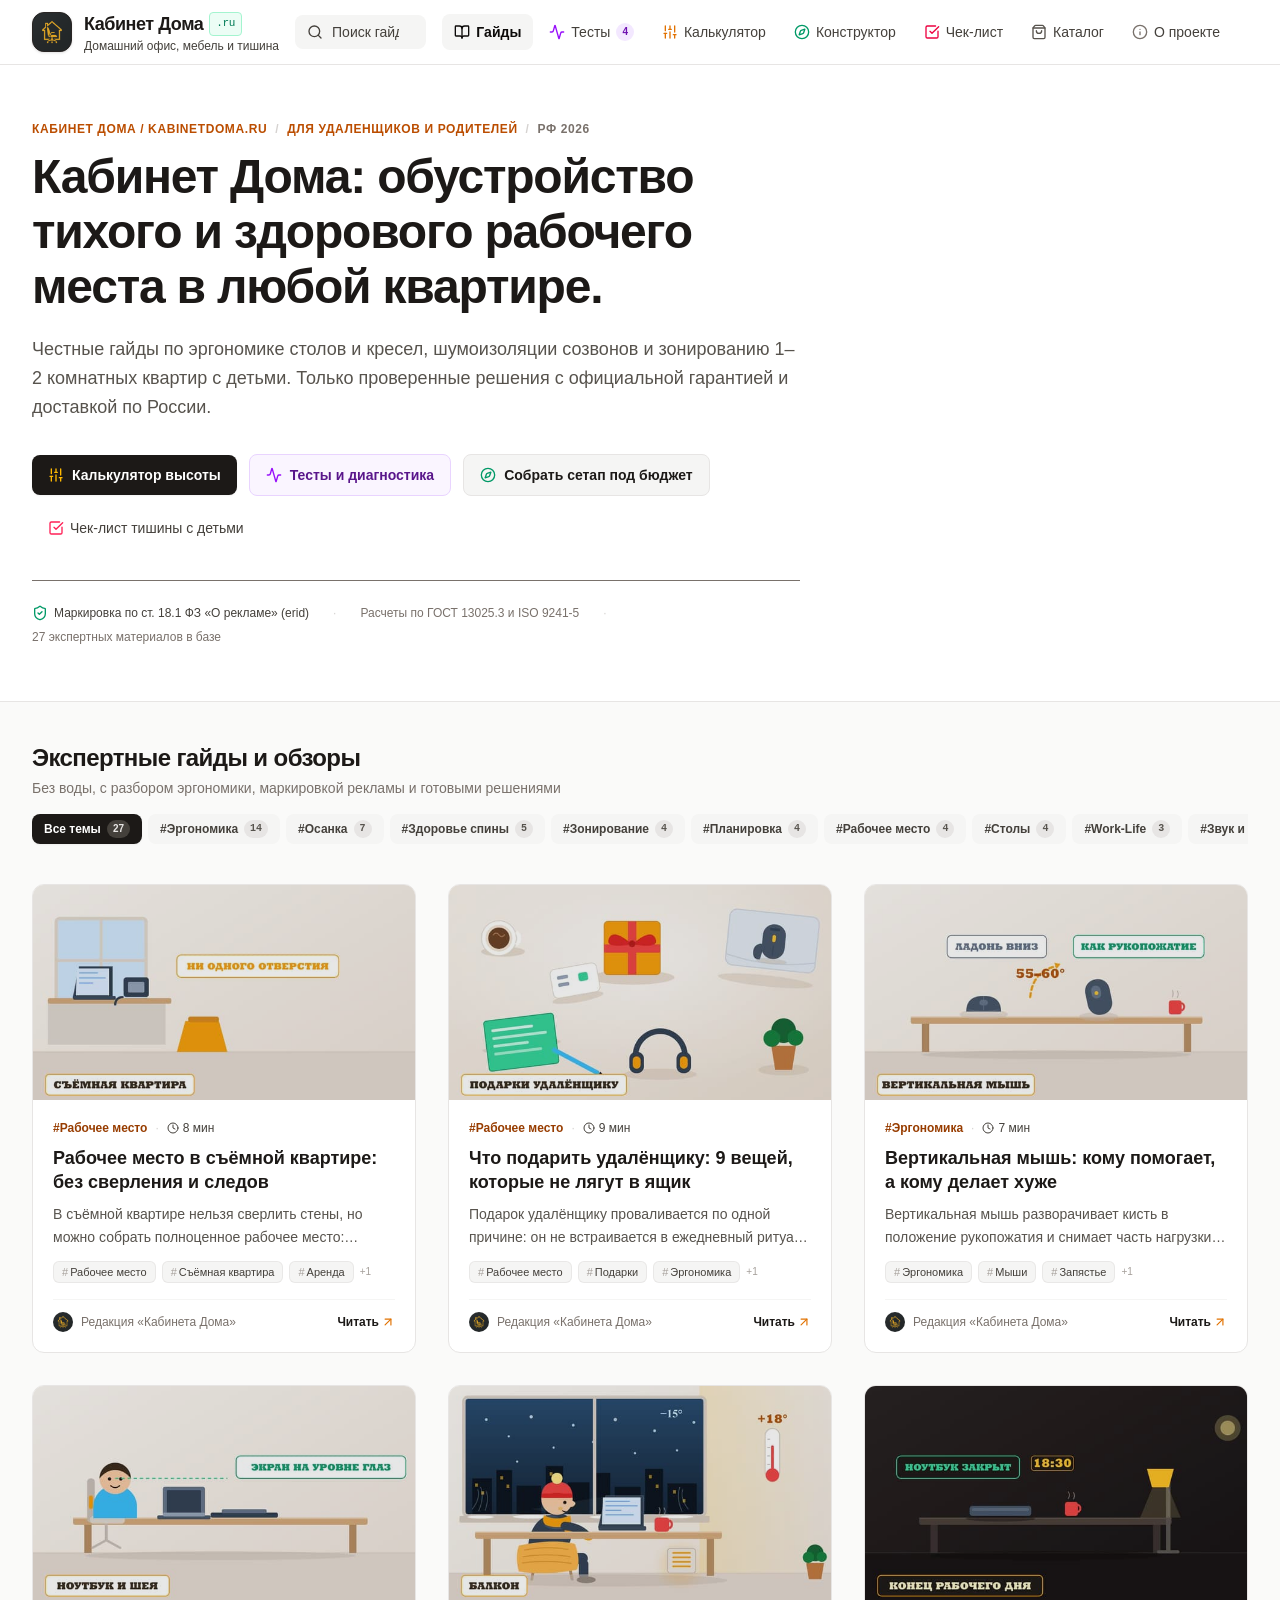
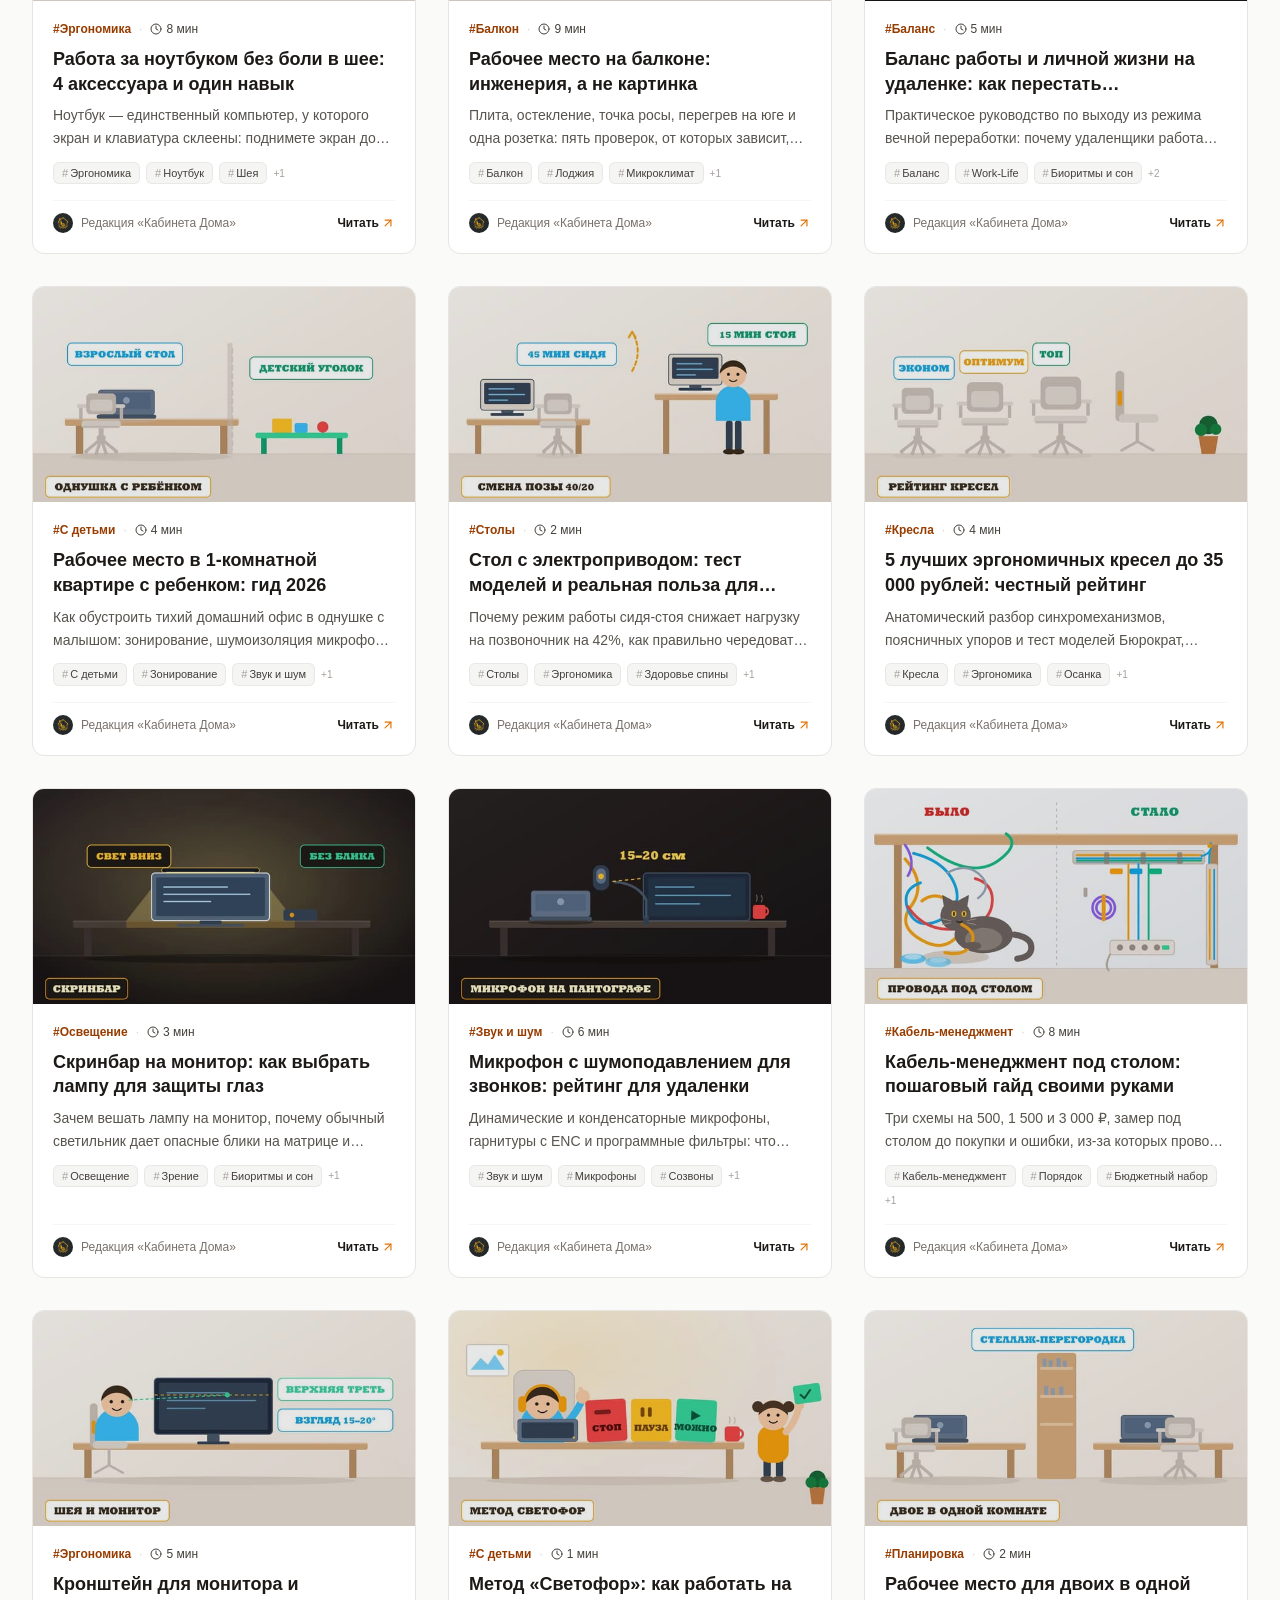
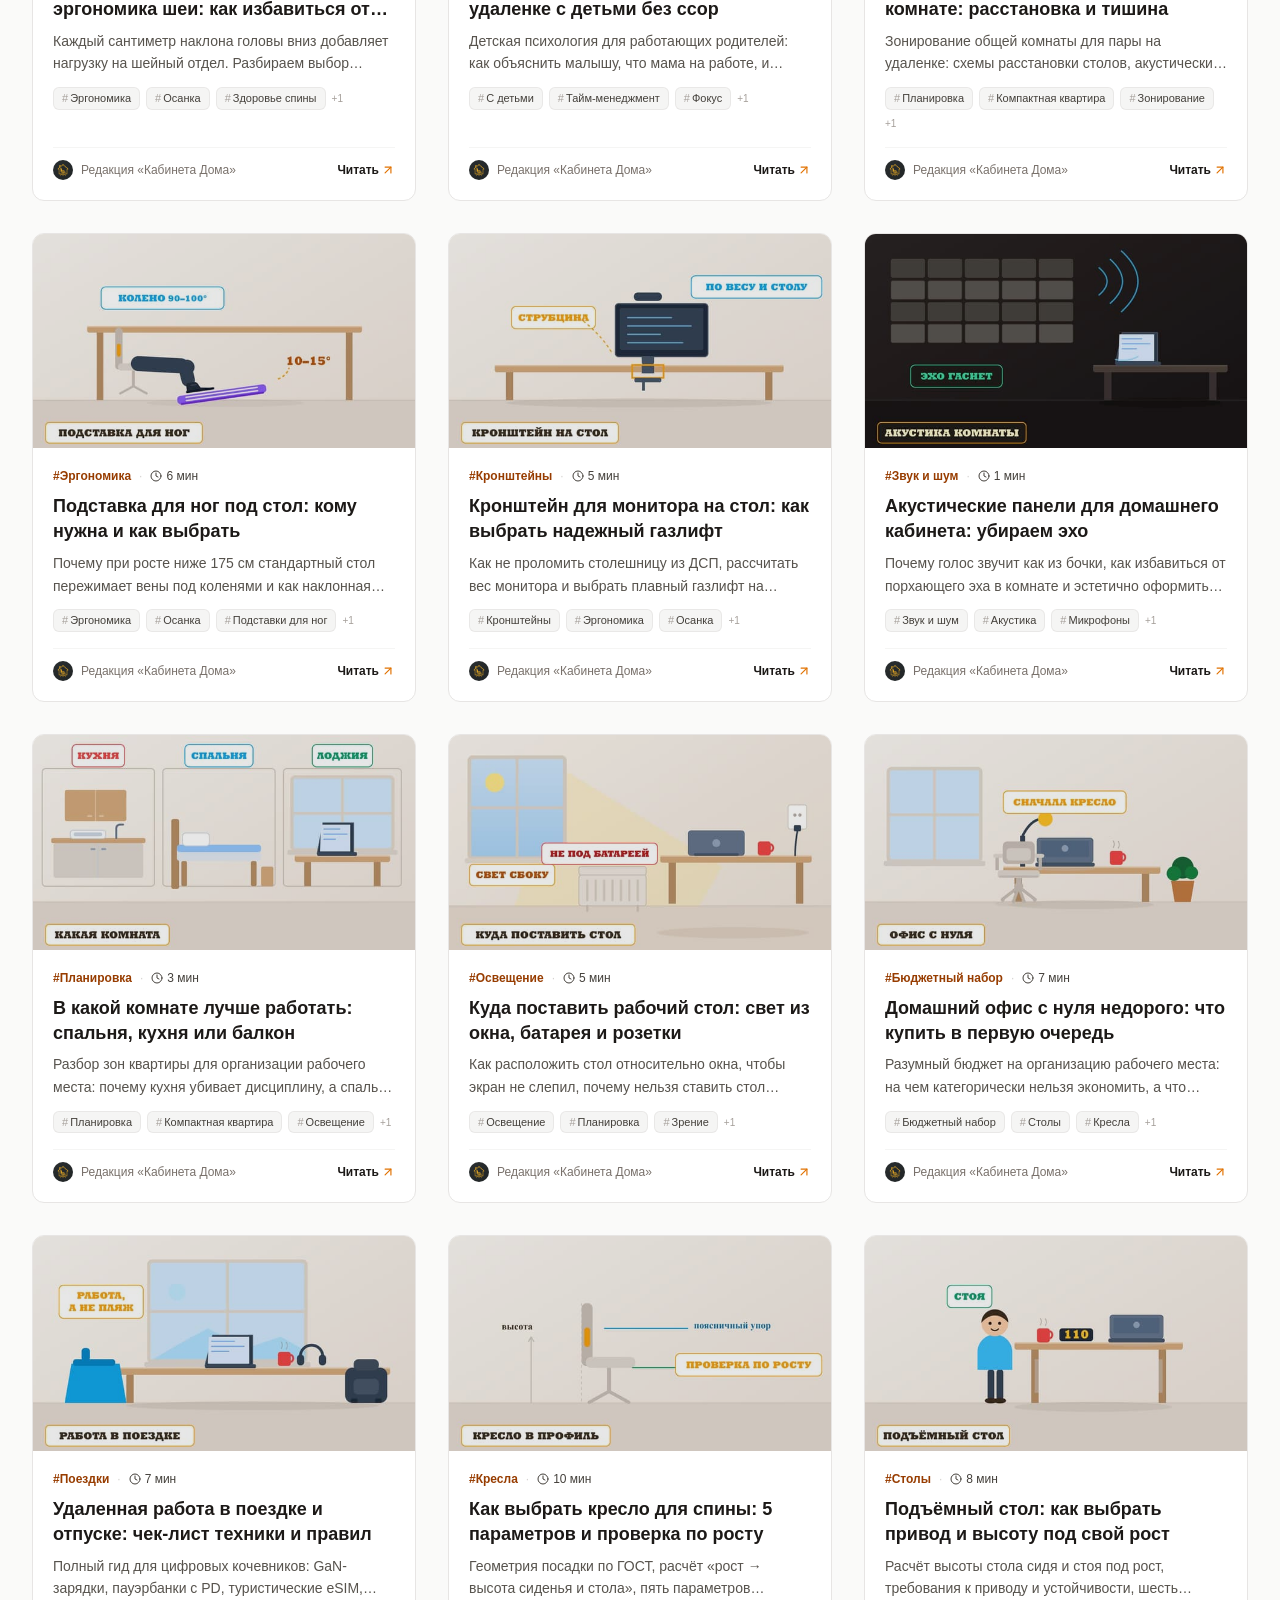
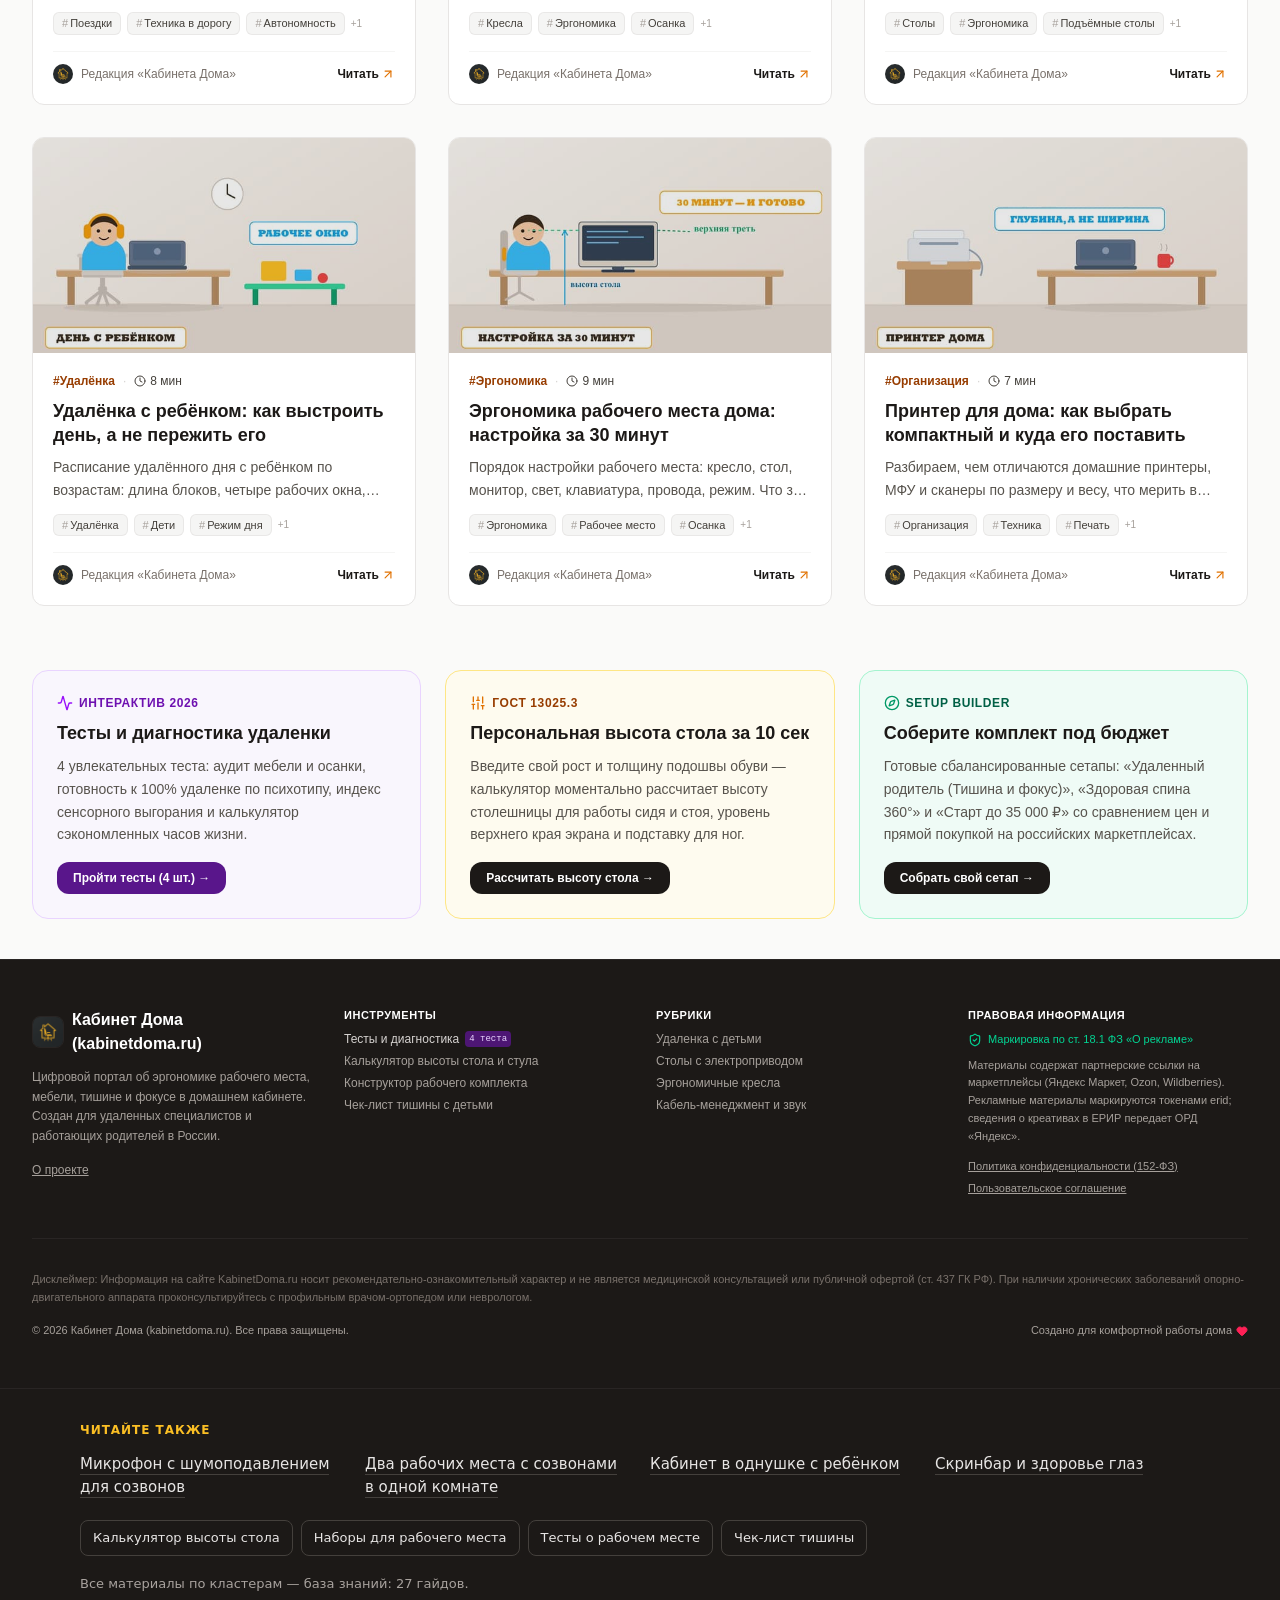
<file: article/akusticheskie-paneli-dlya-domashnego-kabineta/index.html>
<!DOCTYPE html>
<html lang="ru" class="scroll-smooth"><head>
    <meta name="mitgo-verification" content="2ab007de-ae48-4bfa-b8aa-21a9992758fb">
    <meta name="takprodam-verification" content="b23949b0-b011-4c71-98d0-6406b744bdcf">
    <meta charset="UTF-8">
    <meta http-equiv="Content-Security-Policy" content="default-src 'self'; script-src 'self'; style-src 'self' 'unsafe-inline'; img-src 'self' data:; font-src 'self'; connect-src 'self'; object-src 'none'; base-uri 'self'; form-action 'self'; frame-src 'none'">
    <meta name="referrer" content="strict-origin-when-cross-origin">
    <meta name="viewport" content="width=device-width, initial-scale=1.0">
    <meta name="theme-color" content="#fafaf9">
    <!-- Favicon & Icons -->
    <link rel="icon" type="image/svg+xml" href="/favicon.svg">
    <link rel="icon" type="image/png" sizes="32x32" href="/favicon-32.png">
    <link rel="apple-touch-icon" sizes="180x180" href="/apple-touch-icon.png">
    
    <!-- OpenGraph / Social Cards -->
    <meta property="og:type" content="article">
    <meta property="og:site_name" content="Кабинет Дома (KabinetDoma.ru)">
    <meta property="og:locale" content="ru_RU">
    <meta name="twitter:card" content="summary_large_image">
    <!-- Robots and indexing -->
    <meta name="robots" content="index, follow">
    <!-- Fonts -->
    <!-- Yandex Webmaster Verification -->
    <meta name="yandex-verification" content="f90ccbe3e80e4f97">
    <meta name="yandex-distribution-verification" content="4z6mlgyzcx5v4d6k">

    <!-- Schema.org JSON-LD Structured Data -->
    <script type="application/ld+json">
    {
      "@context": "https://schema.org",
      "@graph": [
        {
          "@type": "WebSite",
          "@id": "https://kabinetdoma.ru/#website",
          "url": "https://kabinetdoma.ru",
          "name": "Кабинет Дома",
          "alternateName": "KabinetDoma.ru",
          "description": "Портал по эргономике рабочего места и продуктивности в домашнем кабинете",
          "inLanguage": "ru-RU"
        },
        {
          "@type": "Organization",
          "@id": "https://kabinetdoma.ru/#organization",
          "name": "Кабинет Дома Media",
          "url": "https://kabinetdoma.ru",
          "logo": "https://kabinetdoma.ru/logo.png"
        }
      ]
    }
    </script>
    <script defer="" src="/data/catalog.js"></script><script defer="" src="/data/product-links.js"></script><script type="module" crossorigin="" src="/assets/index.js"></script>
    <link rel="stylesheet" crossorigin="" href="/assets/index.css">
    <script id="article-structured-data" type="application/ld+json">{"@context":"https://schema.org","@type":"Article","headline":"Акустические панели для домашнего кабинета: убираем эхо","description":"Как сделать чистый звук на созвонах: панели из полиэстера, ковры, расстановка микрофона.","image":["https://kabinetdoma.ru/images/editorial/13-akusticheskie-paneli-dlya-domashnego-kabineta.jpg"],"datePublished":"2026-09-28","dateModified":"2026-11-18","author":{"@type":"Person","name":"Редакция «Кабинета Дома»","jobTitle":"Экспертная коллегия по эргономике и домашнему офису"},"publisher":{"@type":"Organization","name":"Кабинет Дома","url":"https://kabinetdoma.ru","logo":{"@type":"ImageObject","url":"https://kabinetdoma.ru/logo.png"}},"mainEntityOfPage":{"@type":"WebPage","@id":"https://kabinetdoma.ru/article/akusticheskie-paneli-dlya-domashnego-kabineta/"}}</script>    <title>Акустические панели в кабинет: убрать эхо на созвонах</title>
    <meta name="description" content="Флаттер-эхо, PET-войлок против поролона и бесплатные бытовые способы сделать голос разборчивым в обычной комнате без студии." />
    <link rel="canonical" href="https://kabinetdoma.ru/article/akusticheskie-paneli-dlya-domashnego-kabineta/" />
    <meta property="og:title" content="Акустические панели в кабинет: убрать эхо на созвонах" />
    <meta property="og:description" content="Флаттер-эхо, PET-войлок против поролона и бесплатные бытовые способы сделать голос разборчивым в обычной комнате без студии." />
    <meta property="og:url" content="https://kabinetdoma.ru/article/akusticheskie-paneli-dlya-domashnego-kabineta/" />
    <meta property="og:image" content="https://kabinetdoma.ru/images/editorial/13-akusticheskie-paneli-dlya-domashnego-kabineta.jpg" />
    <meta property="og:image:width" content="1376">
    <meta property="og:image:height" content="768">
    <meta name="twitter:title" content="Акустические панели в кабинет: убрать эхо на созвонах" />
    <meta name="twitter:description" content="Флаттер-эхо, PET-войлок против поролона и бесплатные бытовые способы сделать голос разборчивым в обычной комнате без студии." />
    <meta name="twitter:image" content="https://kabinetdoma.ru/images/editorial/13-akusticheskie-paneli-dlya-domashnego-kabineta.jpg" />
<!-- kd-seo -->
    <script type="application/ld+json">{"@context":"https://schema.org","@graph":[{"@type":"Article","@id":"https://kabinetdoma.ru/article/akusticheskie-paneli-dlya-domashnego-kabineta/#article","headline":"Акустические панели в кабинет: убрать эхо на созвонах","description":"Флаттер-эхо, PET-войлок против поролона и бесплатные бытовые способы сделать голос разборчивым в обычной комнате без студии.","inLanguage":"ru-RU","isAccessibleForFree":true,"mainEntityOfPage":{"@id":"https://kabinetdoma.ru/article/akusticheskie-paneli-dlya-domashnego-kabineta/#webpage"},"datePublished":"2026-09-28","dateModified":"2026-11-18","author":{"@type":"Organization","name":"Редакция KabinetDoma.ru","url":"https://kabinetdoma.ru/about/"},"publisher":{"@id":"https://kabinetdoma.ru/#organization"},"image":{"@type":"ImageObject","url":"https://kabinetdoma.ru/images/editorial/13-akusticheskie-paneli-dlya-domashnego-kabineta.jpg","width":1376,"height":768},"articleSection":"Эргономика домашнего офиса"},{"@type":"WebPage","@id":"https://kabinetdoma.ru/article/akusticheskie-paneli-dlya-domashnego-kabineta/#webpage","url":"https://kabinetdoma.ru/article/akusticheskie-paneli-dlya-domashnego-kabineta/","name":"Акустические панели в кабинет: убрать эхо на созвонах","description":"Флаттер-эхо, PET-войлок против поролона и бесплатные бытовые способы сделать голос разборчивым в обычной комнате без студии.","inLanguage":"ru-RU","isPartOf":{"@id":"https://kabinetdoma.ru/#website"},"breadcrumb":{"@id":"https://kabinetdoma.ru/article/akusticheskie-paneli-dlya-domashnego-kabineta/#breadcrumbs"}},{"@type":"FAQPage","@id":"https://kabinetdoma.ru/article/akusticheskie-paneli-dlya-domashnego-kabineta/#faq","isPartOf":{"@id":"https://kabinetdoma.ru/article/akusticheskie-paneli-dlya-domashnego-kabineta/#webpage"},"mainEntity":[{"@type":"Question","name":"Защитят ли акустические панели от криков соседей?","acceptedAnswer":{"@type":"Answer","text":"Нет, мягкие панели убирают эхо ВНУТРИ комнаты. Для защиты от внешнего шума требуется тяжелая многослойная шумоизоляция (масса и герметичность)."}},{"@type":"Question","name":"Хватит ли шести панелей, чтобы убрать эхо в комнате 12 м²?","acceptedAnswer":{"@type":"Answer","text":"Скорее нет. Шесть панелей по 0,5 м² дают около 0,9 м² поглощения, а для комнаты 30 м³ нужно порядка 10 м². Эхо станет тише, но не исчезнет. Быстрее и дешевле сначала добавить ковёр, шторы и мягкую мебель, а панелями добить зоны первых отражений."}},{"@type":"Question","name":"Помогут ли акустические панели, если шум идёт от соседей?","acceptedAnswer":{"@type":"Answer","text":"Нет. Панели меняют акустику внутри комнаты, но не звукоизоляцию: они не задерживают шум снаружи. Для соседей нужны масса, развязка и герметичность — другие материалы и другая статья расходов."}}]},{"@type":"BreadcrumbList","@id":"https://kabinetdoma.ru/article/akusticheskie-paneli-dlya-domashnego-kabineta/#breadcrumbs","itemListElement":[{"@type":"ListItem","position":1,"name":"Главная","item":"https://kabinetdoma.ru/"},{"@type":"ListItem","position":2,"name":"Все гайды","item":"https://kabinetdoma.ru/articles/"},{"@type":"ListItem","position":3,"name":"Акустические панели для домашнего кабинета: убираем эхо","item":"https://kabinetdoma.ru/article/akusticheskie-paneli-dlya-domashnego-kabineta/"}]}]}</script>
    <!-- /kd-seo -->
  </head>
  <body class="bg-stone-50 text-stone-900 antialiased selection:bg-amber-100 selection:text-amber-900">
    <!-- Yandex.Distribution verification: 4z6mlgyzcx5v4d6k -->
    <span style="display:none" aria-hidden="true">4z6mlgyzcx5v4d6k</span>

    <!-- Yandex.Metrika noscript fallback -->
    <div id="root"><div class="min-h-screen flex flex-col bg-stone-50 text-stone-900 selection:bg-amber-100 selection:text-amber-900"><a href="#main" class="sr-only focus:not-sr-only focus:absolute focus:top-2 focus:left-2 focus:z-50 focus:px-4 focus:py-2 focus:bg-stone-900 focus:text-white focus:rounded-lg focus:font-semibold">Перейти к содержанию</a><header class="sticky top-0 z-40 bg-white/95 backdrop-blur-md border-b border-stone-200"><div class="max-w-7xl mx-auto px-4 sm:px-6 lg:px-8"><div class="flex items-center justify-between h-16 gap-4"><a href="/" class="flex items-center gap-3 cursor-pointer group select-none flex-shrink-0 no-underline"><div class="w-10 h-10 rounded-xl overflow-hidden bg-stone-900 border border-stone-800 shadow-sm flex items-center justify-center flex-shrink-0 group-hover:scale-105 transition-transform"><img sizes="48px" srcset="/logo-64.png 64w, /logo-128.png 128w, /logo.png 512w" loading="lazy" alt="Кабинет Дома" class="w-full h-full object-cover" width="512" height="512" src="/logo.png"></div><div><div class="font-bold text-lg tracking-tight text-stone-900 group-hover:text-amber-700 transition-colors flex items-center gap-1.5">Кабинет Дома<span class="text-[11px] font-mono font-medium text-emerald-700 bg-emerald-50 px-1.5 py-0.5 rounded border border-emerald-200">.ru</span></div><p class="text-xs text-stone-700 hidden sm:block">Домашний офис, мебель и тишина</p></div></a><div class="hidden md:flex items-center relative flex-1 max-w-xs lg:max-w-sm"><svg xmlns="http://www.w3.org/2000/svg" width="24" height="24" viewBox="0 0 24 24" fill="none" stroke="currentColor" stroke-width="2" stroke-linecap="round" stroke-linejoin="round" class="lucide lucide-search w-4 h-4 text-stone-700 absolute left-3 pointer-events-none" aria-hidden="true"><path d="m21 21-4.34-4.34"></path><circle cx="11" cy="11" r="8"></circle></svg><input placeholder="Поиск гайдов, столов, кресел..." aria-label="Поиск по статьям" class="w-full pl-9 pr-3 py-1.5 text-sm bg-stone-100 hover:bg-stone-150 focus:bg-white border border-transparent focus:border-amber-400 rounded-lg outline-none transition-all placeholder:text-stone-700" type="search" value=""></div><nav class="hidden lg:flex items-center gap-1 text-sm font-medium text-stone-700"><button class="px-3 py-2 rounded-lg transition-colors flex items-center gap-1.5 text-stone-950 bg-stone-100 font-semibold"><svg xmlns="http://www.w3.org/2000/svg" width="24" height="24" viewBox="0 0 24 24" fill="none" stroke="currentColor" stroke-width="2" stroke-linecap="round" stroke-linejoin="round" class="lucide lucide-book-open w-4 h-4" aria-hidden="true"><path d="M12 7v14"></path><path d="M3 18a1 1 0 0 1-1-1V4a1 1 0 0 1 1-1h5a4 4 0 0 1 4 4 4 4 0 0 1 4-4h5a1 1 0 0 1 1 1v13a1 1 0 0 1-1 1h-6a3 3 0 0 0-3 3 3 3 0 0 0-3-3z"></path></svg>Гайды</button><button class="px-3 py-2 rounded-lg transition-colors flex items-center gap-1.5 hover:text-stone-900 hover:bg-stone-50"><svg xmlns="http://www.w3.org/2000/svg" width="24" height="24" viewBox="0 0 24 24" fill="none" stroke="currentColor" stroke-width="2" stroke-linecap="round" stroke-linejoin="round" class="lucide lucide-activity w-4 h-4 text-purple-600" aria-hidden="true"><path d="M22 12h-2.48a2 2 0 0 0-1.93 1.46l-2.35 8.36a.25.25 0 0 1-.48 0L9.24 2.18a.25.25 0 0 0-.48 0l-2.35 8.36A2 2 0 0 1 4.49 12H2"></path></svg><span>Тесты</span><span class="text-[10px] font-bold px-1.5 py-0.5 bg-purple-100 text-purple-800 rounded-full">4</span></button><button class="px-3 py-2 rounded-lg transition-colors flex items-center gap-1.5 hover:text-stone-900 hover:bg-stone-50"><svg xmlns="http://www.w3.org/2000/svg" width="24" height="24" viewBox="0 0 24 24" fill="none" stroke="currentColor" stroke-width="2" stroke-linecap="round" stroke-linejoin="round" class="lucide lucide-sliders-vertical w-4 h-4 text-amber-600" aria-hidden="true"><path d="M10 8h4"></path><path d="M12 21v-9"></path><path d="M12 8V3"></path><path d="M17 16h4"></path><path d="M19 12V3"></path><path d="M19 21v-5"></path><path d="M3 14h4"></path><path d="M5 10V3"></path><path d="M5 21v-7"></path></svg>Калькулятор</button><button class="px-3 py-2 rounded-lg transition-colors flex items-center gap-1.5 hover:text-stone-900 hover:bg-stone-50"><svg xmlns="http://www.w3.org/2000/svg" width="24" height="24" viewBox="0 0 24 24" fill="none" stroke="currentColor" stroke-width="2" stroke-linecap="round" stroke-linejoin="round" class="lucide lucide-compass w-4 h-4 text-emerald-600" aria-hidden="true"><path d="m16.24 7.76-1.804 5.411a2 2 0 0 1-1.265 1.265L7.76 16.24l1.804-5.411a2 2 0 0 1 1.265-1.265z"></path><circle cx="12" cy="12" r="10"></circle></svg>Конструктор</button><button class="px-3 py-2 rounded-lg transition-colors flex items-center gap-1.5 hover:text-stone-900 hover:bg-stone-50"><svg xmlns="http://www.w3.org/2000/svg" width="24" height="24" viewBox="0 0 24 24" fill="none" stroke="currentColor" stroke-width="2" stroke-linecap="round" stroke-linejoin="round" class="lucide lucide-square-check-big w-4 h-4 text-rose-600" aria-hidden="true"><path d="M21 10.656V19a2 2 0 0 1-2 2H5a2 2 0 0 1-2-2V5a2 2 0 0 1 2-2h12.344"></path><path d="m9 11 3 3L22 4"></path></svg>Чек-лист</button><button class="px-3 py-2 rounded-lg transition-colors flex items-center gap-1.5 hover:text-stone-900 hover:bg-stone-50"><svg xmlns="http://www.w3.org/2000/svg" width="24" height="24" viewBox="0 0 24 24" fill="none" stroke="currentColor" stroke-width="2" stroke-linecap="round" stroke-linejoin="round" class="lucide lucide-shopping-bag w-4 h-4 text-stone-600" aria-hidden="true"><path d="M16 10a4 4 0 0 1-8 0"></path><path d="M3.103 6.034h17.794"></path><path d="M3.4 5.467a2 2 0 0 0-.4 1.2V20a2 2 0 0 0 2 2h14a2 2 0 0 0 2-2V6.667a2 2 0 0 0-.4-1.2l-2-2.667A2 2 0 0 0 17 2H7a2 2 0 0 0-1.6.8z"></path></svg>Каталог</button><button class="px-3 py-2 rounded-lg transition-colors flex items-center gap-1.5 hover:text-stone-900 hover:bg-stone-50"><svg xmlns="http://www.w3.org/2000/svg" width="24" height="24" viewBox="0 0 24 24" fill="none" stroke="currentColor" stroke-width="2" stroke-linecap="round" stroke-linejoin="round" class="lucide lucide-info w-4 h-4 text-stone-500" aria-hidden="true"><circle cx="12" cy="12" r="10"></circle><path d="M12 16v-4"></path><path d="M12 8h.01"></path></svg>О проекте</button></nav><div class="flex items-center gap-2"><button class="lg:hidden p-2 rounded-lg text-stone-600 hover:bg-stone-100 transition-colors" aria-label="Меню навигации"><svg xmlns="http://www.w3.org/2000/svg" width="24" height="24" viewBox="0 0 24 24" fill="none" stroke="currentColor" stroke-width="2" stroke-linecap="round" stroke-linejoin="round" class="lucide lucide-menu w-5 h-5" aria-hidden="true"><path d="M4 5h16"></path><path d="M4 12h16"></path><path d="M4 19h16"></path></svg></button></div></div></div></header><main id="main" class="flex-1"><article class="max-w-7xl mx-auto px-4 sm:px-6 lg:px-8 py-8"><div class="flex items-center justify-between gap-4 mb-6"><button class="inline-flex items-center gap-1.5 text-sm font-medium text-stone-600 hover:text-stone-900 transition-colors"><svg xmlns="http://www.w3.org/2000/svg" width="24" height="24" viewBox="0 0 24 24" fill="none" stroke="currentColor" stroke-width="2" stroke-linecap="round" stroke-linejoin="round" class="lucide lucide-arrow-left w-4 h-4" aria-hidden="true"><path d="m12 19-7-7 7-7"></path><path d="M19 12H5"></path></svg>Назад ко всем материалам</button><div class="flex items-center gap-2"><button class="inline-flex items-center gap-1.5 px-3 py-1.5 rounded-lg text-xs font-medium text-stone-700 bg-stone-100 hover:bg-stone-200 transition-colors"><svg xmlns="http://www.w3.org/2000/svg" width="24" height="24" viewBox="0 0 24 24" fill="none" stroke="currentColor" stroke-width="2" stroke-linecap="round" stroke-linejoin="round" class="lucide lucide-share2 lucide-share-2 w-3.5 h-3.5" aria-hidden="true"><circle cx="18" cy="5" r="3"></circle><circle cx="6" cy="12" r="3"></circle><circle cx="18" cy="19" r="3"></circle><line x1="8.59" x2="15.42" y1="13.51" y2="17.49"></line><line x1="15.41" x2="8.59" y1="6.51" y2="10.49"></line></svg>Поделиться</button></div></div><div class="grid grid-cols-1 lg:grid-cols-12 gap-8 lg:gap-12"><div class="lg:col-span-8"><header class="mb-8"><div class="flex items-center gap-2 text-xs font-medium text-stone-500 mb-3"><span class="text-amber-700 font-semibold">Свет и микрофоны</span><span aria-hidden="true">·</span><span class="flex items-center gap-1"><svg xmlns="http://www.w3.org/2000/svg" width="24" height="24" viewBox="0 0 24 24" fill="none" stroke="currentColor" stroke-width="2" stroke-linecap="round" stroke-linejoin="round" class="lucide lucide-calendar w-3 h-3" aria-hidden="true"><path d="M8 2v4"></path><path d="M16 2v4"></path><rect width="18" height="18" x="3" y="4" rx="2"></rect><path d="M3 10h18"></path></svg>2026-09-28</span><span aria-hidden="true">·</span><span class="flex items-center gap-1"><svg xmlns="http://www.w3.org/2000/svg" width="24" height="24" viewBox="0 0 24 24" fill="none" stroke="currentColor" stroke-width="2" stroke-linecap="round" stroke-linejoin="round" class="lucide lucide-clock w-3 h-3" aria-hidden="true"><path d="M12 6v6l4 2"></path><circle cx="12" cy="12" r="10"></circle></svg>1 мин чтения</span><span aria-hidden="true">·</span><span class="flex items-center gap-1"><svg xmlns="http://www.w3.org/2000/svg" width="24" height="24" viewBox="0 0 24 24" fill="none" stroke="currentColor" stroke-width="2" stroke-linecap="round" stroke-linejoin="round" class="lucide lucide-eye w-3 h-3" aria-hidden="true"><path d="M2.062 12.348a1 1 0 0 1 0-.696 10.75 10.75 0 0 1 19.876 0 1 1 0 0 1 0 .696 10.75 10.75 0 0 1-19.876 0"></path><circle cx="12" cy="12" r="3"></circle></svg></span></div><h1 class="text-2xl sm:text-3xl md:text-4xl font-extrabold text-stone-900 tracking-tight leading-[1.2] mb-4">Акустические панели для домашнего кабинета: убираем эхо</h1><p class="text-base sm:text-lg text-stone-600 leading-relaxed font-normal mb-4">PET-войлок, диффузоры и бытовые способы улучшить разборчивость речи</p><div class="flex flex-wrap items-center gap-1.5 mb-6"><span class="text-xs text-stone-400 flex items-center gap-1 mr-1"><svg xmlns="http://www.w3.org/2000/svg" width="24" height="24" viewBox="0 0 24 24" fill="none" stroke="currentColor" stroke-width="2" stroke-linecap="round" stroke-linejoin="round" class="lucide lucide-tag w-3.5 h-3.5" aria-hidden="true"><path d="M12.586 2.586A2 2 0 0 0 11.172 2H4a2 2 0 0 0-2 2v7.172a2 2 0 0 0 .586 1.414l8.704 8.704a2.426 2.426 0 0 0 3.42 0l6.58-6.58a2.426 2.426 0 0 0 0-3.42z"></path><circle cx="7.5" cy="7.5" r=".5" fill="currentColor"></circle></svg><span>Тэги:</span></span><button type="button" class="inline-flex items-center gap-0.5 text-xs font-semibold px-2.5 py-1 rounded-lg bg-stone-100 hover:bg-amber-100 text-stone-700 hover:text-amber-900 border border-stone-200 hover:border-amber-300 transition-colors cursor-pointer" title="Показать все материалы с тэгом #Звук и шум"><span class="text-amber-600 font-bold">#</span><span>Звук и шум</span></button><button type="button" class="inline-flex items-center gap-0.5 text-xs font-semibold px-2.5 py-1 rounded-lg bg-stone-100 hover:bg-amber-100 text-stone-700 hover:text-amber-900 border border-stone-200 hover:border-amber-300 transition-colors cursor-pointer" title="Показать все материалы с тэгом #Акустика"><span class="text-amber-600 font-bold">#</span><span>Акустика</span></button><button type="button" class="inline-flex items-center gap-0.5 text-xs font-semibold px-2.5 py-1 rounded-lg bg-stone-100 hover:bg-amber-100 text-stone-700 hover:text-amber-900 border border-stone-200 hover:border-amber-300 transition-colors cursor-pointer" title="Показать все материалы с тэгом #Микрофоны"><span class="text-amber-600 font-bold">#</span><span>Микрофоны</span></button><button type="button" class="inline-flex items-center gap-0.5 text-xs font-semibold px-2.5 py-1 rounded-lg bg-stone-100 hover:bg-amber-100 text-stone-700 hover:text-amber-900 border border-stone-200 hover:border-amber-300 transition-colors cursor-pointer" title="Показать все материалы с тэгом #Зонирование"><span class="text-amber-600 font-bold">#</span><span>Зонирование</span></button></div><div class="space-y-3 mb-6"><div class="flex items-center gap-3 p-3.5 bg-stone-50 rounded-xl border border-stone-200 text-xs text-stone-600"><img sizes="40px" srcset="/logo-64.png 64w, /logo-128.png 128w, /logo.png 512w" loading="lazy" alt="Редакция «Кабинета Дома»" class="w-10 h-10 rounded-full object-cover border border-stone-300" width="512" height="512" src="/logo.png"><div><div class="font-bold text-stone-900 text-sm">Редакция «Кабинета Дома»</div><div>Экспертная коллегия по эргономике и домашнему офису</div></div></div></div></header><div class="aspect-16/9 rounded-2xl overflow-hidden mb-10 bg-stone-100 border border-stone-200 shadow-xs"><img sizes="(max-width: 768px) 100vw, 1024px" alt="Акустические панели для домашнего кабинета: убираем эхо" class="w-full h-full object-cover" fetchpriority="high" srcset="/images/editorial/13-akusticheskie-paneli-dlya-domashnego-kabineta-320.jpg 320w, /images/editorial/13-akusticheskie-paneli-dlya-domashnego-kabineta-640.jpg 640w, /images/editorial/13-akusticheskie-paneli-dlya-domashnego-kabineta.jpg 1376w" width="1376" height="768" src="/images/editorial/13-akusticheskie-paneli-dlya-domashnego-kabineta.jpg"></div><div class="lg:hidden mb-8 p-4 bg-stone-100 rounded-xl border border-stone-200"><div class="font-bold text-sm text-stone-900 mb-2 flex items-center gap-1.5"><svg xmlns="http://www.w3.org/2000/svg" width="24" height="24" viewBox="0 0 24 24" fill="none" stroke="currentColor" stroke-width="2" stroke-linecap="round" stroke-linejoin="round" class="lucide lucide-bookmark w-4 h-4 text-amber-600" aria-hidden="true"><path d="m19 21-7-4-7 4V5a2 2 0 0 1 2-2h10a2 2 0 0 1 2 2v16z"></path></svg>Оглавление статьи</div><ul class="space-y-1.5 text-xs text-stone-700"><li><a href="#sec-echo-nature" class="hover:text-amber-700 hover:underline transition-colors">1. Почему ваш голос звучит как «из бочки»</a></li><li><a href="#sec-felt-vs-foam" class="hover:text-amber-700 hover:underline transition-colors">2. Дизайнерский акустический войлок vs поролон</a></li><li><a href="#sec-diy-treatment" class="hover:text-amber-700 hover:underline transition-colors">3. Бесплатные бытовые методы снижения реверберации</a></li><li><a href="#sec-reverb-math" class="hover:text-amber-700 hover:underline transition-colors">4. Сколько поглощения нужно: расчёт по формуле Сэбина</a></li><li><a href="#sec-mount-norms" class="hover:text-amber-700 hover:underline transition-colors">5. Монтаж: вес, крепёж и точки первых отражений</a></li><li><a href="#sec-echo-test" class="hover:text-amber-700 hover:underline transition-colors">6. Как проверить результат без акустика</a></li></ul></div><div class="space-y-10 text-stone-800 leading-relaxed text-sm sm:text-base"><section id="sec-echo-nature" class="scroll-mt-24"><h2 class="text-xl sm:text-2xl font-bold text-stone-900 tracking-tight mb-4">1. Почему ваш голос звучит как «из бочки»</h2><div class="space-y-1 text-stone-700 "><p class="my-3 text-stone-700 leading-relaxed text-sm sm:text-base"><span>Звуковая волна вашего голоса ударяется о монитор, стену позади него, отскакивает в потолок и возвращается в микрофон с микросекундной задержкой. Это явление называется флаттер-эхом (порхающее эхо).</span></p><p class="my-3 text-stone-700 leading-relaxed text-sm sm:text-base"><span>Даже микрофон студийного уровня Shure SM7B или Rode не спасет от эффекта бочки, если комната акустически «голая». Секрет чистого голоса на 70% зависит от подготовки помещения.</span></p><p class="my-3 text-stone-700 leading-relaxed text-sm sm:text-base"><span>Если после обработки комнаты голос всё равно звучит тонко, дело уже в капсюле и расстоянии до него: что брать для созвонов, разобрано в статье про </span><a href="/article/mikrofon-s-shumopodavleniem-dlya-zvonkov/" class="text-amber-800 font-medium underline decoration-amber-300 underline-offset-2 hover:text-amber-900">микрофон с шумоподавлением для созвонов</a><span>.</span></p></div></section><section id="sec-felt-vs-foam" class="scroll-mt-24"><h2 class="text-xl sm:text-2xl font-bold text-stone-900 tracking-tight mb-4">2. Дизайнерский акустический войлок (PET-панели) vs поролон</h2><div class="space-y-1 text-stone-700 "><p class="my-3 text-stone-700 leading-relaxed text-sm sm:text-base"><span>Черный поролон «пирамидка» выглядит депрессивно и собирает бытовую пыль.</span></p><p class="my-3 text-stone-700 leading-relaxed text-sm sm:text-base"><span>Современная альтернатива для жилой квартиры — </span><strong class="font-semibold text-stone-900">панели из прессованного полиэстера (PET-войлок)</strong><span>:</span></p><ul class="my-4 space-y-2.5 pl-1"><li class="flex items-start gap-2.5 text-stone-700 leading-relaxed text-sm sm:text-base"><span class="w-1.5 h-1.5 rounded-full bg-amber-500 mt-2.5 flex-shrink-0"></span><div class="flex-1 min-w-0"><span>Доступны в пастельных скандинавских оттенках (бежевый, терракотовый, графит).</span></div></li><li class="flex items-start gap-2.5 text-stone-700 leading-relaxed text-sm sm:text-base"><span class="w-1.5 h-1.5 rounded-full bg-amber-500 mt-2.5 flex-shrink-0"></span><div class="flex-1 min-w-0"><span>Имеют коэффициент звукопоглощения NRC до 0.85 в речевом диапазоне.</span></div></li><li class="flex items-start gap-2.5 text-stone-700 leading-relaxed text-sm sm:text-base"><span class="w-1.5 h-1.5 rounded-full bg-amber-500 mt-2.5 flex-shrink-0"></span><div class="flex-1 min-w-0"><span>Крепятся на стену за монитором на двухсторонний скотч или жидкие гвозди без повреждения ремонта.</span></div></li></ul></div></section><section id="sec-diy-treatment" class="scroll-mt-24"><h2 class="text-xl sm:text-2xl font-bold text-stone-900 tracking-tight mb-4">3. Бесплатные бытовые методы снижения реверберации</h2><div class="space-y-1 text-stone-700 "><p class="my-3 text-stone-700 leading-relaxed text-sm sm:text-base"><span>Если бюджет ограничен:</span></p><ol class="my-4 space-y-2.5 pl-1"><li class="flex items-start gap-2.5 text-stone-700 leading-relaxed text-sm sm:text-base"><span class="flex-shrink-0 w-6 h-6 rounded-full bg-amber-100 text-amber-900 font-bold text-xs flex items-center justify-center mt-0.5">1.</span><div class="flex-1 min-w-0"><span>Постелите плотный ворсистый ковер под рабочий стол и кресло.</span></div></li><li class="flex items-start gap-2.5 text-stone-700 leading-relaxed text-sm sm:text-base"><span class="flex-shrink-0 w-6 h-6 rounded-full bg-amber-100 text-amber-900 font-bold text-xs flex items-center justify-center mt-0.5">2.</span><div class="flex-1 min-w-0"><span>Повесьте плотные шторы из рогожки или бархата на оконный проем.</span></div></li><li class="flex items-start gap-2.5 text-stone-700 leading-relaxed text-sm sm:text-base"><span class="flex-shrink-0 w-6 h-6 rounded-full bg-amber-100 text-amber-900 font-bold text-xs flex items-center justify-center mt-0.5">3.</span><div class="flex-1 min-w-0"><span>Разместите книжный стеллаж с неровно расставленными книгами напротив стола — это идеальный природный диффузор (рассеиватель) звука.</span></div></li></ol></div></section><section id="sec-reverb-math" class="scroll-mt-24"><h2 class="text-xl sm:text-2xl font-bold text-stone-900 tracking-tight mb-4">4. Сколько поглощения нужно: расчёт по формуле Сэбина</h2><div class="space-y-1 text-stone-700 "><p class="my-3 text-stone-700 leading-relaxed text-sm sm:text-base"><span>Реверберация считается по формуле Сэбина: T = 0,161 × V / A, где V — объём комнаты в кубометрах, A — суммарное звукопоглощение в «сэбин-метрах». Для речи целевое время 0,4–0,6 секунды, для музыки — до 1 секунды.</span></p><p class="my-3 text-stone-700 leading-relaxed text-sm sm:text-base"><span>Возьмём кабинет 3 × 4 × 2,7 м. Объём — 32,4 м³. Чтобы получить T = 0,5 с, нужно A = 0,161 × 32,4 / 0,5 = 10,4 м² поглощения. Теперь посчитаем, что уже есть: ковёр 4 м² с коэффициентом 0,3 даёт 1,2; плотные шторы 6 м² с коэффициентом 0,4 — 2,4; мягкий диван 1,5 м² с коэффициентом 0,5 — 0,75; книги и мебель — ещё около 0,5. Итого 4,85, то есть T = 0,161 × 32,4 / 4,85 = 1,07 секунды. Это и есть то самое «из бочки».</span></p><p class="my-3 text-stone-700 leading-relaxed text-sm sm:text-base"><span>Панель из PET-войлока 1 × 0,5 м на 500 Гц имеет коэффициент поглощения около 0,3, то есть даёт 0,15 м². Двенадцать таких панелей добавляют 1,8 — T падает до 0,78 секунды. Ещё двенадцать — до 0,62. Вывод неприятный, но честный: на комнату 30 м³ нужны 20–24 панели, а не четыре штуки за диваном для вида.</span></p><p class="my-3 text-stone-700 leading-relaxed text-sm sm:text-base"><span>И второе: тонкий поролон и войлок почти не работают ниже 250 Гц. Гулкий «бубнёж» на низких частотах лечится толщиной от 50 мм, зазором от стены и мягкой мебелью, а не площадью развески.</span></p></div></section><section id="sec-mount-norms" class="scroll-mt-24"><h2 class="text-xl sm:text-2xl font-bold text-stone-900 tracking-tight mb-4">5. Монтаж: вес, крепёж и точки первых отражений</h2><div class="space-y-1 text-stone-700 "><p class="my-3 text-stone-700 leading-relaxed text-sm sm:text-base"><strong class="font-semibold text-stone-900">Вес.</strong><span> Панель из PET-войлока толщиной 9 мм весит 2–3 кг на квадратный метр, поролон 30 мм — около 1 кг. Разница важна для съёмной квартиры: потолочные крепления и клей под обои выдерживают первый вариант с трудом, второй — легко.</span></p><p class="my-3 text-stone-700 leading-relaxed text-sm sm:text-base"><strong class="font-semibold text-stone-900">Точки.</strong><span> Панели ставят не «равномерно по стене», а в зоны первых отражений. Метод простой: посадите помощника с зеркалом на своё место и двигайте зеркало по стене — там, где видно колонку или монитор, и есть зона отражения. Для домашнего кабинета это обычно 4–6 точек: две за монитором, две на боковых стенах на уровне головы сидящего.</span></p><p class="my-3 text-stone-700 leading-relaxed text-sm sm:text-base"><strong class="font-semibold text-stone-900">Зазор.</strong><span> Отступ 2–5 см от стены добавляет поглощение на низких частотах: воздушная прослойка работает как дополнительная толщина. Приклеенная вплотную панель этого не даёт.</span></p><p class="my-3 text-stone-700 leading-relaxed text-sm sm:text-base"><strong class="font-semibold text-stone-900">Что не закрывать.</strong><span> Не перекрывайте вентиляционные решётки, радиатор и датчик пожарной сигнализации. Если панель уходит под потолок, оставьте 20–30 см до него: там чаще всего идёт тепловой поток от радиатора.</span></p><p class="my-3 text-stone-700 leading-relaxed text-sm sm:text-base"><strong class="font-semibold text-stone-900">Пожарная безопасность.</strong><span> PET-войлок горюч. Над плитой, у обогревателя и рядом с удлинителем ему не место — в отличие от минеральной ваты в тканевом чехле.</span></p></div></section><section id="sec-echo-test" class="scroll-mt-24"><h2 class="text-xl sm:text-2xl font-bold text-stone-900 tracking-tight mb-4">6. Как проверить результат без акустика</h2><div class="space-y-1 text-stone-700 "><p class="my-3 text-stone-700 leading-relaxed text-sm sm:text-base"><span>Измерить реверберацию можно двумя способами, и оба не требуют оборудования.</span></p><p class="my-3 text-stone-700 leading-relaxed text-sm sm:text-base"><strong class="font-semibold text-stone-900">Хлопок.</strong><span> Хлопните в ладоши в центре комнаты. Если слышите хвост длиннее половины секунды или отчётливое «дрожание» — эхо ещё есть. В обработанной комнате хлопок звучит сухо и обрывается сразу. Тест повторяют три раза: у стола, у двери и в углу — углы гудят дольше всего.</span></p><p class="my-3 text-stone-700 leading-relaxed text-sm sm:text-base"><strong class="font-semibold text-stone-900">Запись на телефон.</strong><span> Диктофон в режиме без обработки, щелчок пальцами на расстоянии метра. В приложении с осциллограммой видно, за сколько децибел затухает сигнал: падение на 60 дБ и есть время реверберации. Бытовой замер даёт погрешность 10–20%, но для решения «добавить ещё четыре панели или хватит» её достаточно.</span></p><p class="my-3 text-stone-700 leading-relaxed text-sm sm:text-base"><strong class="font-semibold text-stone-900">Контрольный эксперимент.</strong><span> Возьмите зимнее одеяло и повесьте его на стену за спиной. Если голос на записи стал заметно чище, проблема именно в отражениях сзади — и панели нужно вешать туда, а не над монитором. Этот тест за две минуты экономит покупку восьми лишних панелей.</span></p><p class="my-3 text-stone-700 leading-relaxed text-sm sm:text-base"><span>После установки повторите замер в той же точке и той же громкости. Разница в 0,2 секунды уже слышна на созвонах, а разницу в 0,05 секунды не заметит никто, включая вас.</span></p></div></section></div><div class="my-10 p-6 bg-gradient-to-br from-amber-500/10 via-stone-50 to-stone-100 rounded-2xl border border-amber-200 flex flex-col sm:flex-row items-center justify-between gap-4"><div><div class="text-xs uppercase tracking-wide font-bold text-amber-800 mb-1 flex items-center gap-1"><svg xmlns="http://www.w3.org/2000/svg" width="24" height="24" viewBox="0 0 24 24" fill="none" stroke="currentColor" stroke-width="2" stroke-linecap="round" stroke-linejoin="round" class="lucide lucide-sparkles w-3.5 h-3.5 text-amber-600" aria-hidden="true"><path d="M11.017 2.814a1 1 0 0 1 1.966 0l1.051 5.558a2 2 0 0 0 1.594 1.594l5.558 1.051a1 1 0 0 1 0 1.966l-5.558 1.051a2 2 0 0 0-1.594 1.594l-1.051 5.558a1 1 0 0 1-1.966 0l-1.051-5.558a2 2 0 0 0-1.594-1.594l-5.558-1.051a1 1 0 0 1 0-1.966l5.558-1.051a2 2 0 0 0 1.594-1.594z"></path><path d="M20 2v4"></path><path d="M22 4h-4"></path><circle cx="4" cy="20" r="2"></circle></svg>Интерактивный инструмент</div><h3 class="text-lg font-bold text-stone-900 mb-1">Рассчитайте точную высоту стола и монитора под ваш рост</h3><p class="text-xs text-stone-600">По стандарту ГОСТ 13025.3 с учетом высоты подошвы обуви и угла сгибания в локтях.</p></div><div class="flex flex-wrap gap-2 flex-shrink-0"><button class="px-4 py-2.5 rounded-xl text-xs font-semibold bg-stone-900 hover:bg-stone-800 text-white transition-all flex items-center gap-1.5"><svg xmlns="http://www.w3.org/2000/svg" width="24" height="24" viewBox="0 0 24 24" fill="none" stroke="currentColor" stroke-width="2" stroke-linecap="round" stroke-linejoin="round" class="lucide lucide-sliders-vertical w-4 h-4 text-amber-400" aria-hidden="true"><path d="M10 8h4"></path><path d="M12 21v-9"></path><path d="M12 8V3"></path><path d="M17 16h4"></path><path d="M19 12V3"></path><path d="M19 21v-5"></path><path d="M3 14h4"></path><path d="M5 10V3"></path><path d="M5 21v-7"></path></svg>Калькулятор ГОСТ</button><button class="px-4 py-2.5 rounded-xl text-xs font-semibold bg-purple-900 hover:bg-purple-800 text-white transition-all flex items-center gap-1.5"><svg xmlns="http://www.w3.org/2000/svg" width="24" height="24" viewBox="0 0 24 24" fill="none" stroke="currentColor" stroke-width="2" stroke-linecap="round" stroke-linejoin="round" class="lucide lucide-activity w-4 h-4 text-purple-300" aria-hidden="true"><path d="M22 12h-2.48a2 2 0 0 0-1.93 1.46l-2.35 8.36a.25.25 0 0 1-.48 0L9.24 2.18a.25.25 0 0 0-.48 0l-2.35 8.36A2 2 0 0 1 4.49 12H2"></path></svg>Пройти тест сетапа</button></div></div>'          <div data-kd-article-slug="akusticheskie-paneli-dlya-domashnego-kabineta" data-kd-rendered="akusticheskie-paneli-dlya-domashnego-kabineta"><section class="kd-cat-block" id="kd-catalog-block"><h2 class="kd-cat-heading">Чем закрыть эхо без ремонта</h2><div class="kd-cat-sub">Подборка каталога «Кабинет Дома»</div><div class="kd-cat-card" data-kd-product="headphones-anker-space-one"><div class="kd-cat-body"><div class="kd-cat-title-row"><div class="kd-cat-title">Anker Soundcore Space One (Активное шумоподавление ANC)</div><div class="kd-cat-brand">Anker</div></div><div class="kd-cat-actions"><a class="kd-cat-btn kd-cat-btn-buy" href="https://market.yandex.ru/cc/BStCtM?erid=5jtCeReNx12oak2szCdp2LE" target="_blank" rel="noopener noreferrer sponsored nofollow">Купить на Яндекс Маркете</a></div><div class="kd-cat-ad">Реклама. ООО «Яндекс Маркет», ИНН 9704254424, erid: 5jtCeReNx12oak2szCdp2LE</div></div></div><div class="kd-cat-card" data-kd-product="fifine-k688"><div class="kd-cat-body"><div class="kd-cat-title-row"><div class="kd-cat-title">Fifine K688 (Динамический XLR/USB микрофон)</div><div class="kd-cat-brand">Fifine</div></div><div class="kd-cat-actions"><a class="kd-cat-btn kd-cat-btn-buy" href="https://market.yandex.ru/cc/Bb9obY?erid=MvGzQC9JbZnS6fV7C3sRtiD2" target="_blank" rel="noopener noreferrer sponsored nofollow">Купить на Яндекс Маркете</a></div><div class="kd-cat-ad">Реклама. ООО «Яндекс Маркет», ИНН 9704254424, erid: MvGzQC9JbZnS6fV7C3sRtiD2</div></div></div></section></div><div class="p-6 bg-white rounded-2xl border border-stone-200 mb-10"><h3 class="text-lg font-bold text-stone-900 mb-2">Резюме эксперта</h3><div class="space-y-1 text-stone-700 "><p class="my-3 text-stone-700 leading-relaxed text-sm sm:text-base"><span>Звукопоглощение за монитором и под ногами делает ваш голос бархатным и авторитетным на любых переговорах.</span></p></div></div><div class="mb-12"><h3 class="text-xl font-bold text-stone-900 mb-4 flex items-center gap-2"><svg xmlns="http://www.w3.org/2000/svg" width="24" height="24" viewBox="0 0 24 24" fill="none" stroke="currentColor" stroke-width="2" stroke-linecap="round" stroke-linejoin="round" class="lucide lucide-circle-question-mark w-5 h-5 text-amber-600" aria-hidden="true"><circle cx="12" cy="12" r="10"></circle><path d="M9.09 9a3 3 0 0 1 5.83 1c0 2-3 3-3 3"></path><path d="M12 17h.01"></path></svg>Часто задаваемые вопросы (FAQ)</h3><div class="space-y-3"><div class="p-4 bg-white rounded-xl border border-stone-200"><h4 class="font-bold text-sm text-stone-900 mb-1.5">Защитят ли акустические панели от криков соседей?</h4><p class="text-xs sm:text-sm text-stone-600 leading-relaxed">Нет, мягкие панели убирают эхо ВНУТРИ комнаты. Для защиты от внешнего шума требуется тяжелая многослойная шумоизоляция (масса и герметичность).</p></div><div class="p-4 bg-white rounded-xl border border-stone-200"><h4 class="font-bold text-sm text-stone-900 mb-1.5">Хватит ли шести панелей, чтобы убрать эхо в комнате 12 м²?</h4><p class="text-xs sm:text-sm text-stone-600 leading-relaxed">Скорее нет. Шесть панелей по 0,5 м² дают около 0,9 м² поглощения, а для комнаты 30 м³ нужно порядка 10 м². Эхо станет тише, но не исчезнет. Быстрее и дешевле сначала добавить ковёр, шторы и мягкую мебель, а панелями добить зоны первых отражений.</p></div><div class="p-4 bg-white rounded-xl border border-stone-200"><h4 class="font-bold text-sm text-stone-900 mb-1.5">Помогут ли акустические панели, если шум идёт от соседей?</h4><p class="text-xs sm:text-sm text-stone-600 leading-relaxed">Нет. Панели меняют акустику внутри комнаты, но не звукоизоляцию: они не задерживают шум снаружи. Для соседей нужны масса, развязка и герметичность — другие материалы и другая статья расходов.</p></div></div></div><div class="pt-6 border-t border-stone-200"><button class="inline-flex items-center gap-2 px-4 py-2 text-sm font-semibold rounded-lg bg-stone-100 hover:bg-stone-200 text-stone-800 transition-colors"><svg xmlns="http://www.w3.org/2000/svg" width="24" height="24" viewBox="0 0 24 24" fill="none" stroke="currentColor" stroke-width="2" stroke-linecap="round" stroke-linejoin="round" class="lucide lucide-arrow-left w-4 h-4" aria-hidden="true"><path d="m12 19-7-7 7-7"></path><path d="M19 12H5"></path></svg>Вернуться ко всем гайдам</button></div></div><aside class="hidden lg:block lg:col-span-4"><div class="sticky top-24 space-y-6"><div class="p-5 bg-white rounded-2xl border border-stone-200 shadow-xs"><div class="text-xs uppercase tracking-wider font-bold text-stone-700 mb-3 flex items-center gap-1.5"><svg xmlns="http://www.w3.org/2000/svg" width="24" height="24" viewBox="0 0 24 24" fill="none" stroke="currentColor" stroke-width="2" stroke-linecap="round" stroke-linejoin="round" class="lucide lucide-bookmark w-4 h-4 text-amber-600" aria-hidden="true"><path d="m19 21-7-4-7 4V5a2 2 0 0 1 2-2h10a2 2 0 0 1 2 2v16z"></path></svg>Оглавление</div><nav class="space-y-2 text-xs"><a href="#sec-echo-nature" class="block text-stone-600 hover:text-stone-900 hover:font-semibold transition-all py-1 border-l-2 border-stone-200 pl-3 hover:border-amber-600">1. Почему ваш голос звучит как «из бочки»</a><a href="#sec-felt-vs-foam" class="block text-stone-600 hover:text-stone-900 hover:font-semibold transition-all py-1 border-l-2 border-stone-200 pl-3 hover:border-amber-600">2. Дизайнерский акустический войлок vs поролон</a><a href="#sec-diy-treatment" class="block text-stone-600 hover:text-stone-900 hover:font-semibold transition-all py-1 border-l-2 border-stone-200 pl-3 hover:border-amber-600">3. Бесплатные бытовые методы снижения реверберации</a><a href="#sec-reverb-math" class="block text-stone-600 hover:text-stone-900 hover:font-semibold transition-all py-1 border-l-2 border-stone-200 pl-3 hover:border-amber-600">4. Сколько поглощения нужно: расчёт по формуле Сэбина</a><a href="#sec-mount-norms" class="block text-stone-600 hover:text-stone-900 hover:font-semibold transition-all py-1 border-l-2 border-stone-200 pl-3 hover:border-amber-600">5. Монтаж: вес, крепёж и точки первых отражений</a><a href="#sec-echo-test" class="block text-stone-600 hover:text-stone-900 hover:font-semibold transition-all py-1 border-l-2 border-stone-200 pl-3 hover:border-amber-600">6. Как проверить результат без акустика</a></nav><div class="mt-5 pt-4 border-t border-stone-150 text-[11px] text-stone-700">Время чтения: <span class="font-semibold text-stone-700">1 минут</span></div></div><div class="p-5 bg-stone-900 text-white rounded-2xl"><h4 class="font-bold text-sm mb-1.5 text-amber-400">Нужен совет по обустройству?</h4><p class="text-xs text-stone-300 leading-relaxed mb-4">Воспользуйтесь нашим интерактивным калькулятором для точного подбора высоты стола и кресла.</p><button class="w-full py-2 px-3 text-xs font-semibold bg-white text-stone-900 rounded-lg hover:bg-stone-100 transition-colors flex items-center justify-center gap-1.5"><svg xmlns="http://www.w3.org/2000/svg" width="24" height="24" viewBox="0 0 24 24" fill="none" stroke="currentColor" stroke-width="2" stroke-linecap="round" stroke-linejoin="round" class="lucide lucide-sliders-vertical w-3.5 h-3.5 text-amber-600" aria-hidden="true"><path d="M10 8h4"></path><path d="M12 21v-9"></path><path d="M12 8V3"></path><path d="M17 16h4"></path><path d="M19 12V3"></path><path d="M19 21v-5"></path><path d="M3 14h4"></path><path d="M5 10V3"></path><path d="M5 21v-7"></path></svg>Рассчитать под свой рост</button></div></div></aside></div></article></main><footer class="bg-stone-900 text-stone-300 border-t border-stone-800 text-xs"><div class="max-w-7xl mx-auto px-4 sm:px-6 lg:px-8 py-12"><div class="grid grid-cols-1 md:grid-cols-4 gap-8 mb-10"><div class="space-y-3 md:col-span-1"><div class="flex items-center gap-2 text-white font-bold text-base"><div class="w-8 h-8 rounded-lg overflow-hidden bg-stone-950 border border-stone-800 flex items-center justify-center flex-shrink-0"><img sizes="48px" srcset="/logo-64.png 64w, /logo-128.png 128w, /logo.png 512w" loading="lazy" alt="Кабинет Дома" class="w-full h-full object-cover" width="512" height="512" src="/logo.png"></div>Кабинет Дома (kabinetdoma.ru)</div><p class="text-stone-400 leading-relaxed text-xs">Цифровой портал об эргономике рабочего места, мебели, тишине и фокусе в домашнем кабинете. Создан для удаленных специалистов и работающих родителей в России.</p><div class="pt-1 text-stone-400 text-xs space-y-1"><div><button class="hover:text-white transition-colors underline font-medium">О проекте</button></div></div></div><div class="space-y-2"><div class="font-bold text-white uppercase tracking-wider text-[11px]">Инструменты</div><ul class="space-y-1.5 text-stone-400"><li><button class="hover:text-white transition-colors flex items-center gap-1.5 text-stone-300 font-medium"><span>Тесты и диагностика</span><span class="text-[9px] bg-purple-900/80 text-purple-200 px-1 py-0.5 rounded font-mono">4 теста</span></button></li><li><button class="hover:text-white transition-colors">Калькулятор высоты стола и стула</button></li><li><button class="hover:text-white transition-colors">Конструктор рабочего комплекта</button></li><li><button class="hover:text-white transition-colors">Чек-лист тишины с детьми</button></li></ul></div><div class="space-y-2"><div class="font-bold text-white uppercase tracking-wider text-[11px]">Рубрики</div><ul class="space-y-1.5 text-stone-400"><li><button class="hover:text-white transition-colors">Удаленка с детьми</button></li><li><button class="hover:text-white transition-colors">Столы с электроприводом</button></li><li><button class="hover:text-white transition-colors">Эргономичные кресла</button></li><li><button class="hover:text-white transition-colors">Кабель-менеджмент и звук</button></li></ul></div><div class="space-y-2"><div class="font-bold text-white uppercase tracking-wider text-[11px]">Правовая информация</div><div class="text-[11px] text-stone-400 leading-relaxed space-y-2"><div class="flex items-center gap-1.5 text-emerald-400"><svg xmlns="http://www.w3.org/2000/svg" width="24" height="24" viewBox="0 0 24 24" fill="none" stroke="currentColor" stroke-width="2" stroke-linecap="round" stroke-linejoin="round" class="lucide lucide-shield-check w-3.5 h-3.5" aria-hidden="true"><path d="M20 13c0 5-3.5 7.5-7.66 8.95a1 1 0 0 1-.67-.01C7.5 20.5 4 18 4 13V6a1 1 0 0 1 1-1c2 0 4.5-1.2 6.24-2.72a1.17 1.17 0 0 1 1.52 0C14.51 3.81 17 5 19 5a1 1 0 0 1 1 1z"></path><path d="m9 12 2 2 4-4"></path></svg><span>Маркировка по ст. 18.1 ФЗ «О рекламе»</span></div><p>Материалы содержат партнерские ссылки на маркетплейсы (Яндекс Маркет, Ozon, Wildberries). Рекламные материалы маркируются токенами erid; сведения о креативах в ЕРИР передает ОРД «Яндекс».</p><div class="pt-1 flex flex-col gap-1"><button class="text-left text-stone-400 hover:text-white transition-colors underline">Политика конфиденциальности (152-ФЗ)</button><button class="text-left text-stone-400 hover:text-white transition-colors underline">Пользовательское соглашение</button></div></div></div></div><div class="pt-8 border-t border-stone-800 text-[11px] text-stone-500 space-y-2 leading-relaxed"><p>Дисклеймер: Информация на сайте KabinetDoma.ru носит рекомендательно-ознакомительный характер и не является медицинской консультацией или публичной офертой (ст. 437 ГК РФ). При наличии хронических заболеваний опорно-двигательного аппарата проконсультируйтесь с профильным врачом-ортопедом или неврологом.</p><div class="flex flex-col sm:flex-row items-center justify-between gap-2 pt-2 text-stone-400"><div class="flex items-center gap-2"><span>© 2026 Кабинет Дома (kabinetdoma.ru). Все права защищены.</span></div><div class="flex items-center gap-1 text-[11px]"><span>Создано для комфортной работы дома</span><svg xmlns="http://www.w3.org/2000/svg" width="24" height="24" viewBox="0 0 24 24" fill="none" stroke="currentColor" stroke-width="2" stroke-linecap="round" stroke-linejoin="round" class="lucide lucide-heart w-3 h-3 text-rose-500 fill-rose-500 inline" aria-hidden="true"><path d="M2 9.5a5.5 5.5 0 0 1 9.591-3.676.56.56 0 0 0 .818 0A5.49 5.49 0 0 1 22 9.5c0 2.29-1.5 4-3 5.5l-5.492 5.313a2 2 0 0 1-3 .019L5 15c-1.5-1.5-3-3.2-3-5.5"></path></svg></div></div></div></div></footer></div></div>
  


<script defer="" src="/assets/kd-catalog-render.js"></script>

<script defer="" src="/assets/kd-catalog-render.js"></script>
<!-- kd-links -->
<section class="kd-links" aria-label="Читайте также и инструменты">
  <style>
    .kd-links{background:#1c1917;color:#d6d3d1;border-top:1px solid #292524;padding:32px 16px;font:15px/1.5 system-ui,-apple-system,Segoe UI,Roboto,sans-serif}
    .kd-links .kd-in{max-width:1120px;margin:0 auto}
    .kd-links h2{font-size:12px;letter-spacing:.08em;text-transform:uppercase;color:#fbbf24;margin:0 0 14px;font-weight:700}
    .kd-links ul{list-style:none;margin:0 0 22px;padding:0;display:grid;grid-template-columns:repeat(auto-fit,minmax(240px,1fr));gap:10px 20px}
    .kd-links li a{color:#e7e5e4;text-decoration:none;border-bottom:1px solid #44403c;padding-bottom:1px}
    .kd-links li a:hover{color:#fbbf24;border-color:#fbbf24}
    .kd-links .kd-tools{display:flex;flex-wrap:wrap;gap:8px;margin-bottom:18px}
    .kd-links .kd-tools a{display:inline-block;padding:7px 12px;border:1px solid #44403c;border-radius:8px;color:#e7e5e4;text-decoration:none;font-size:13px}
    .kd-links .kd-tools a:hover{border-color:#fbbf24;color:#fbbf24}
    .kd-links .kd-all{color:#a8a29e;font-size:13px}
    .kd-links .kd-all a{color:#a8a29e}
    @media (max-width:640px){.kd-links{padding:24px 16px}}
  </style>
  <div class="kd-in">
    <h2>Читайте также</h2>
    <ul><li><a href="/article/mikrofon-s-shumopodavleniem-dlya-zvonkov/">Микрофон с шумоподавлением для созвонов</a></li><li><a href="/article/rabochee-mesto-dlya-dvoih-v-komnate/">Два рабочих места с созвонами в одной комнате</a></li><li><a href="/article/rabochee-mesto-v-odnushke-s-rebenkom/">Кабинет в однушке с ребёнком</a></li><li><a href="/article/skrinbar-na-monitor-vybor-zashchita-glaz/">Скринбар и здоровье глаз</a></li></ul>
    <div class="kd-tools"><a href="/calculator/">Калькулятор высоты стола</a><a href="/builder/">Наборы для рабочего места</a><a href="/tests/">Тесты о рабочем месте</a><a href="/checklist/">Чек-лист тишины</a></div>
    <p class="kd-all">Все материалы по кластерам — <a href="/articles/">база знаний: 27 гайдов</a>.</p>
  </div>
</section>
<!-- /kd-links -->
</body></html>
</file>
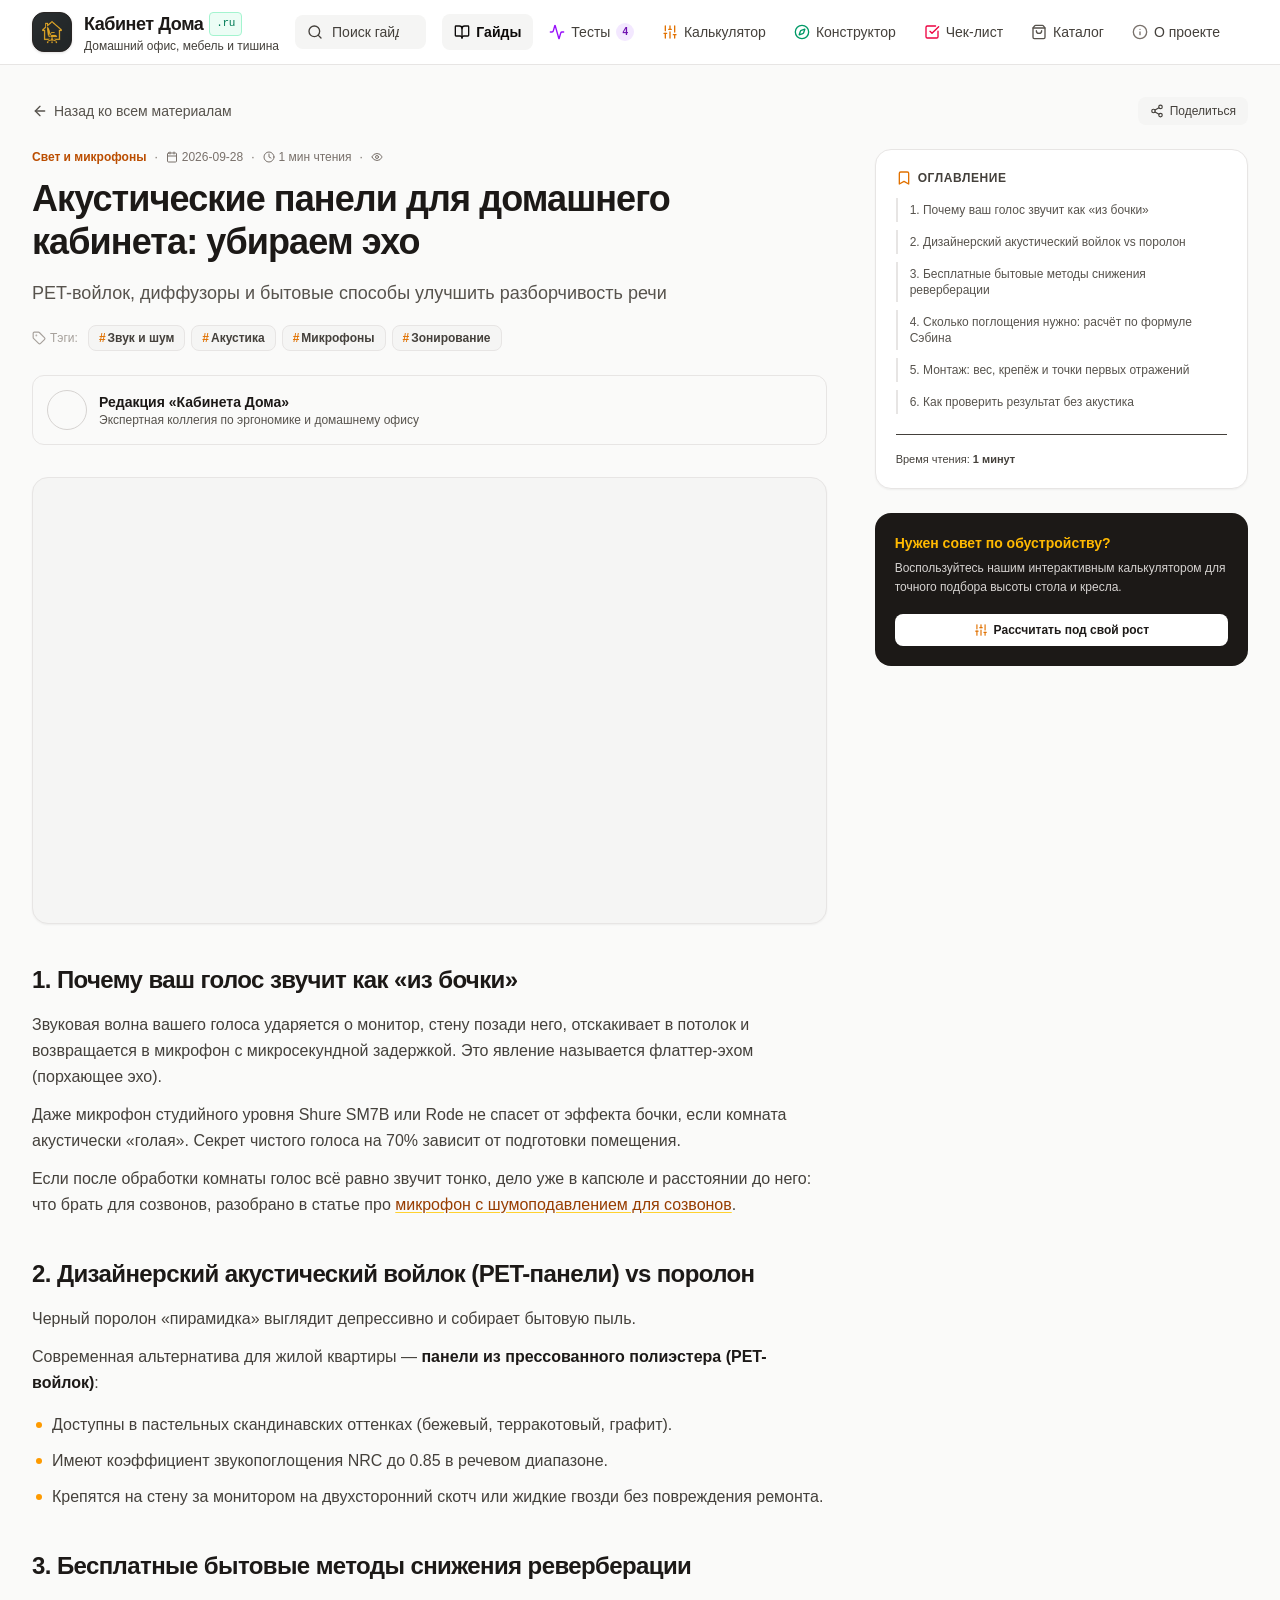
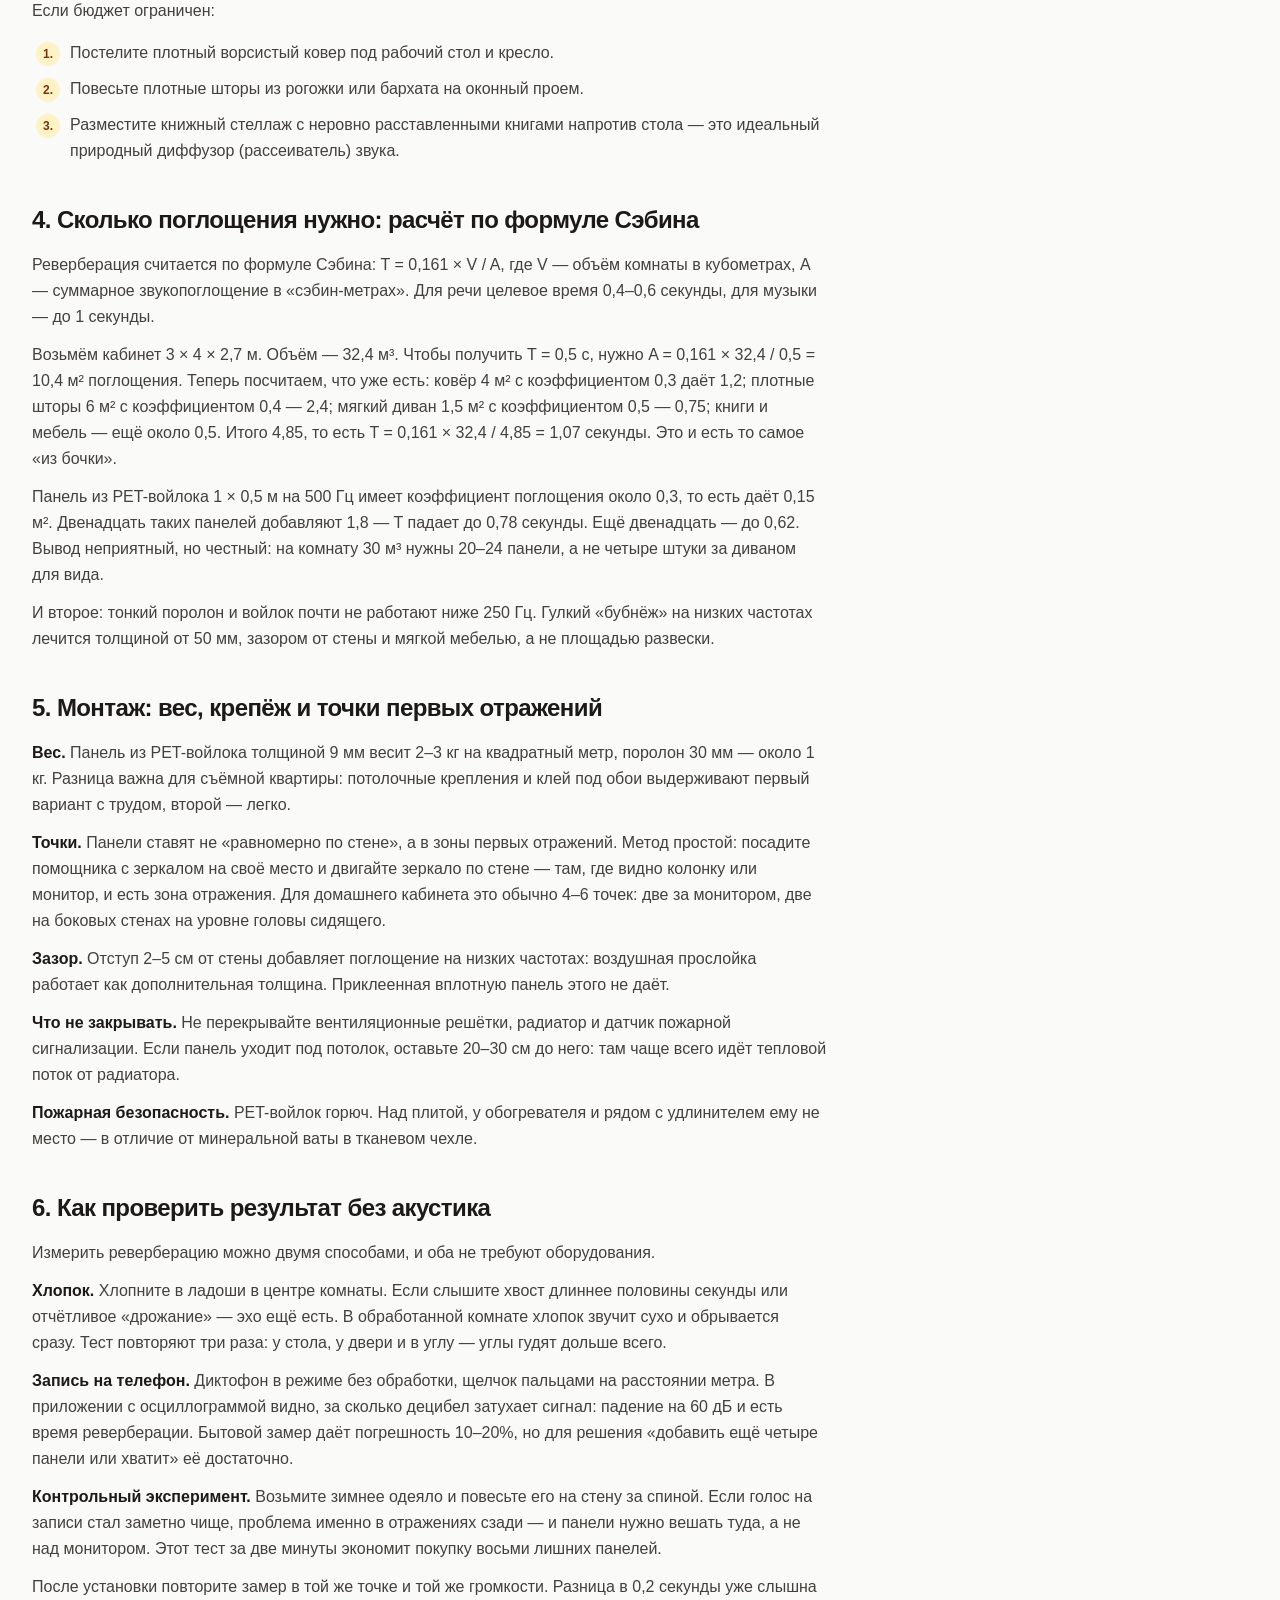
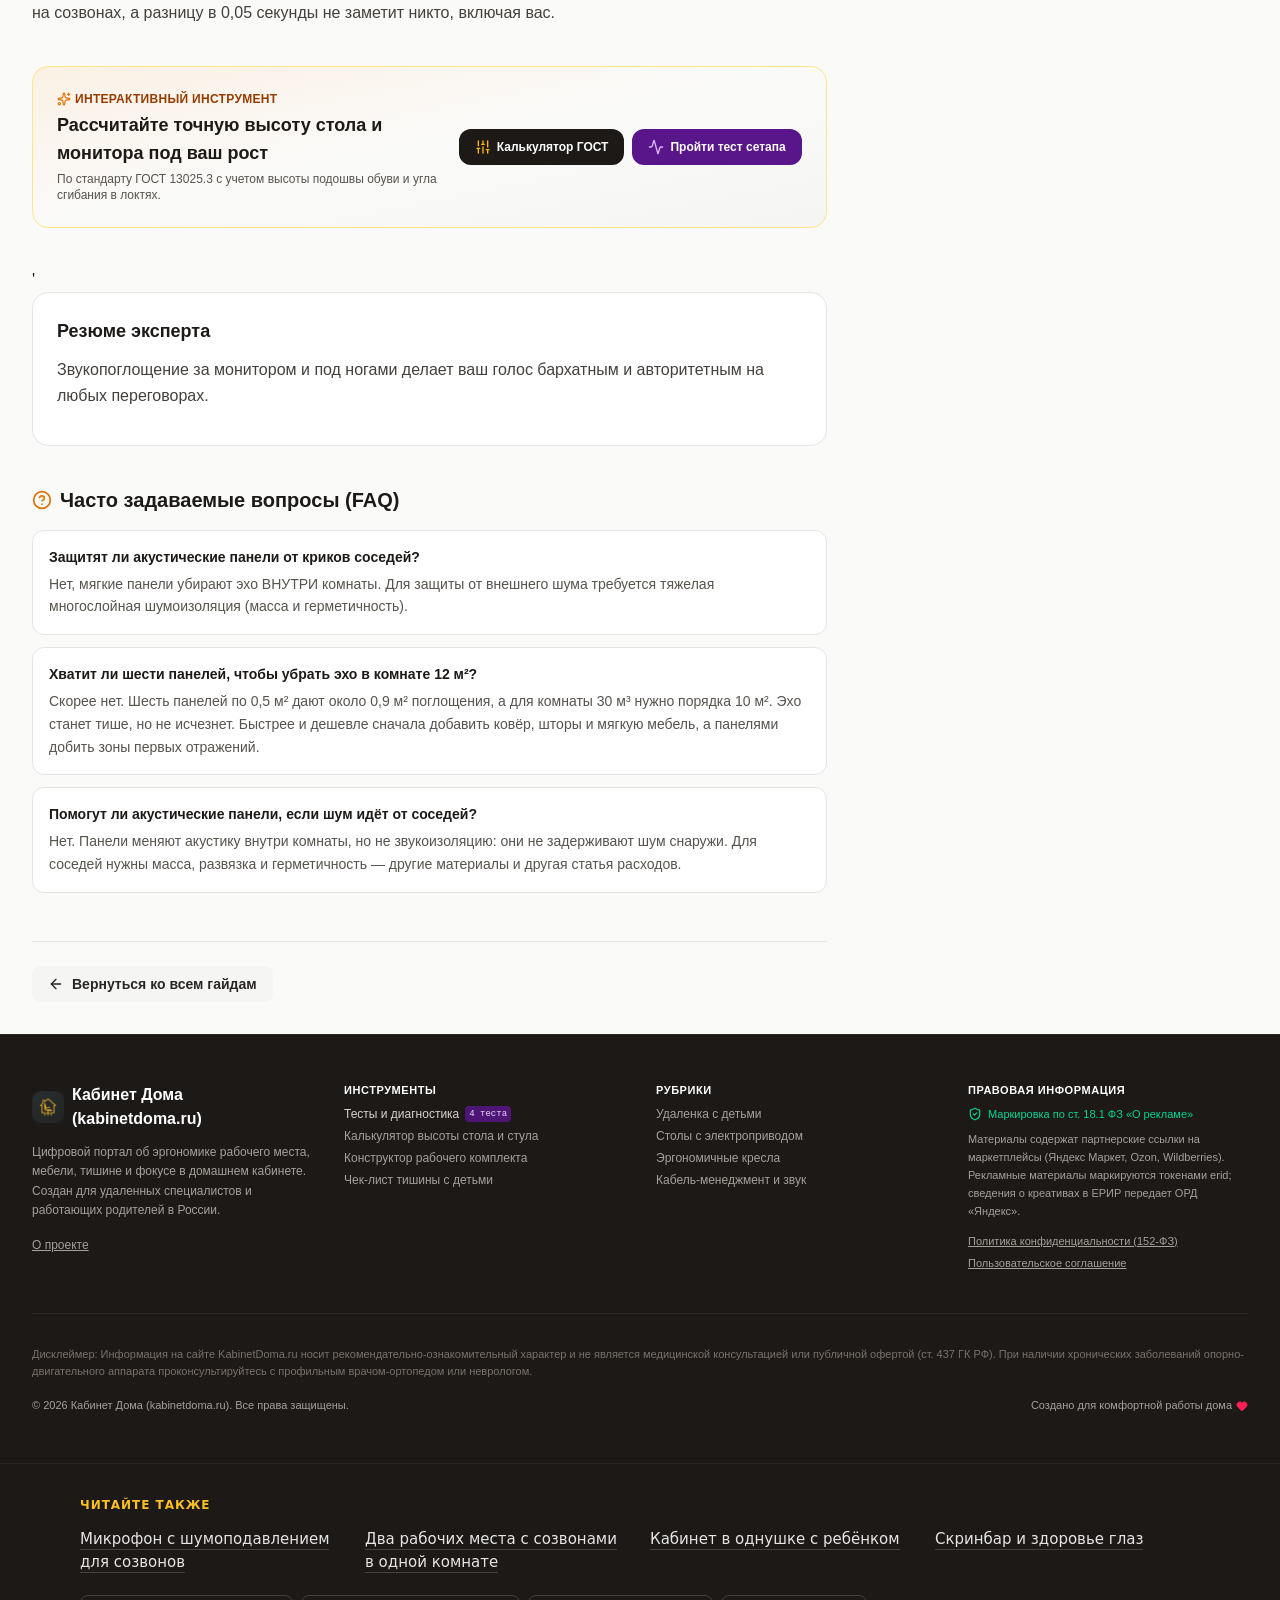
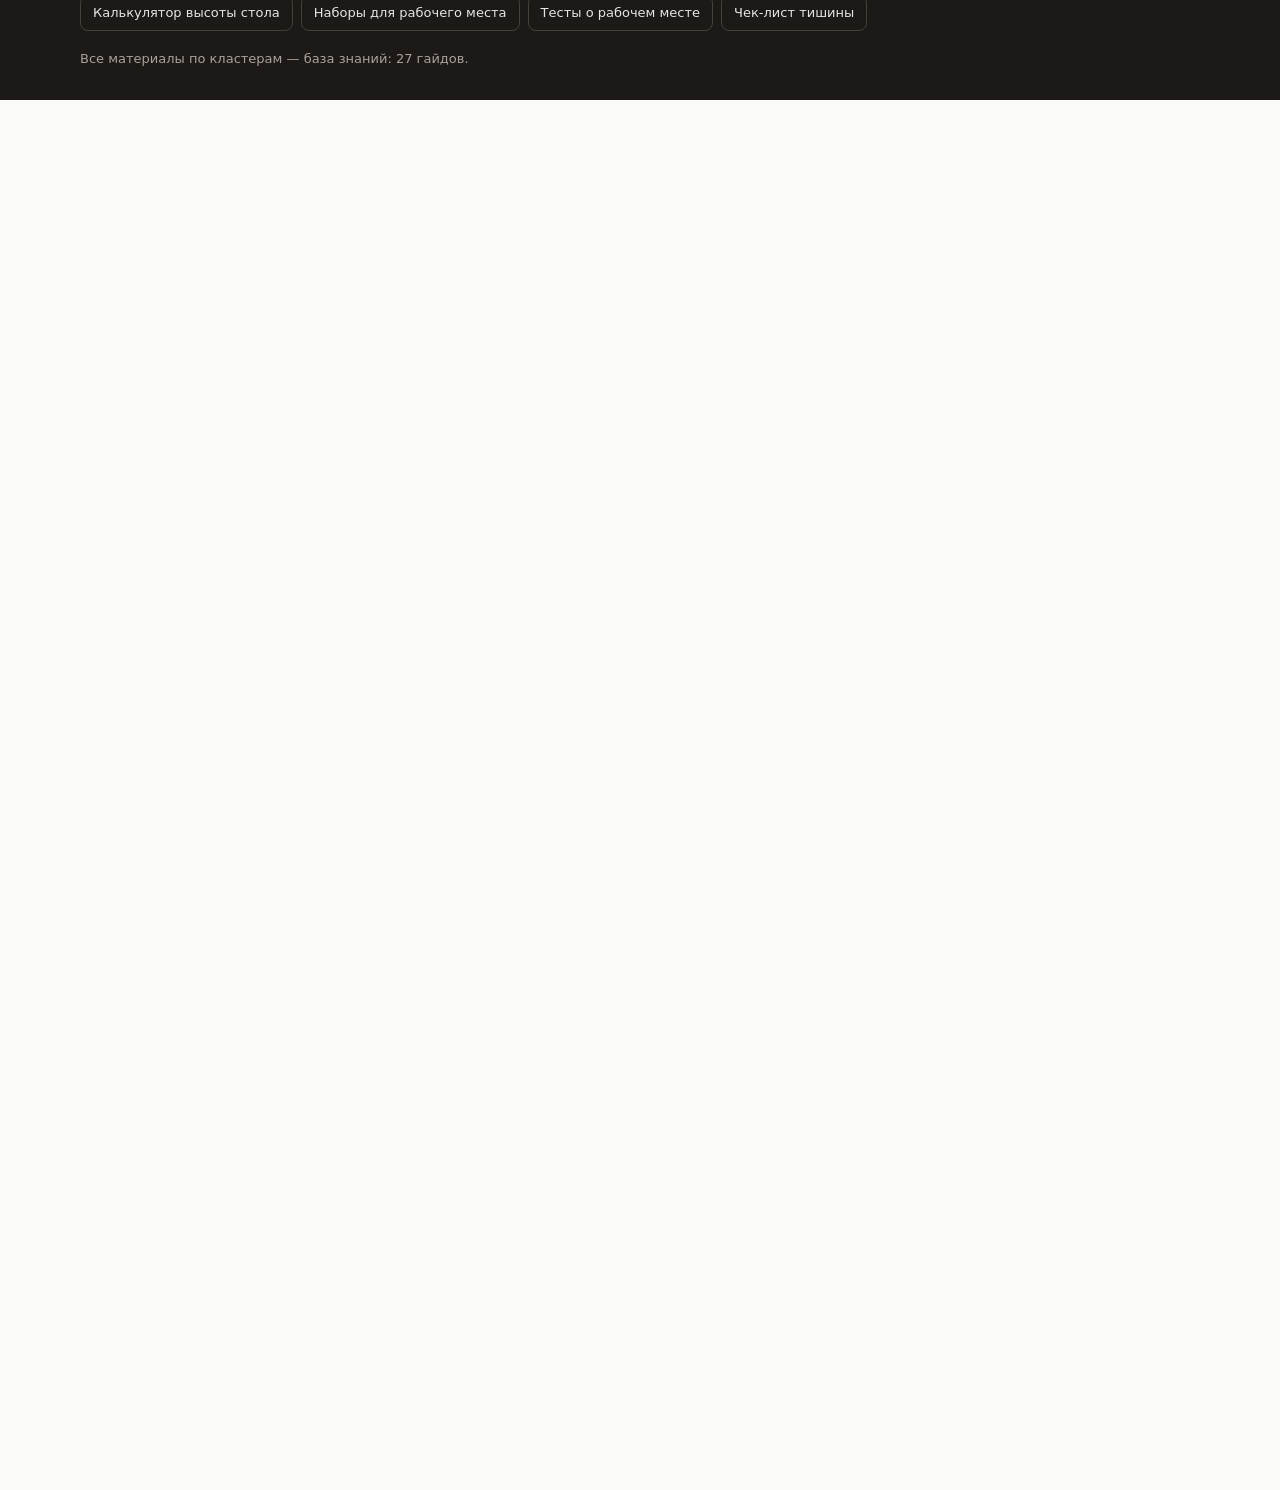
<file: article/akusticheskie-paneli-peregorodki-dlya-kvartiry/index.html>
<!doctype html>
<html lang="ru">
  <head>
    <meta http-equiv="Content-Security-Policy" content="default-src 'self'; script-src 'self'; style-src 'self' 'unsafe-inline'; img-src 'self' data:; font-src 'self'; connect-src 'self'; object-src 'none'; base-uri 'self'; form-action 'self'; frame-src 'none'">
    <meta name="referrer" content="strict-origin-when-cross-origin">
    <meta charset="utf-8" />
    <title>Переход на новую страницу — Кабинет Дома</title>
    <meta http-equiv="refresh" content="0; url=../akusticheskie-paneli-dlya-domashnego-kabineta/" />
    <link rel="canonical" href="https://kabinetdoma.ru/article/akusticheskie-paneli-dlya-domashnego-kabineta/" />
    <meta name="robots" content="noindex, follow" />
    <style>body{font:16px/1.5 system-ui,sans-serif;margin:0;display:grid;place-items:center;min-height:100vh;color:#1f2937}a{color:#0f766e}</style>
  </head>
  <body>
    <p>Страница переехала: <a href="../akusticheskie-paneli-dlya-domashnego-kabineta/">https://kabinetdoma.ru/article/akusticheskie-paneli-dlya-domashnego-kabineta/</a></p>
  </body>
</html>
</file>
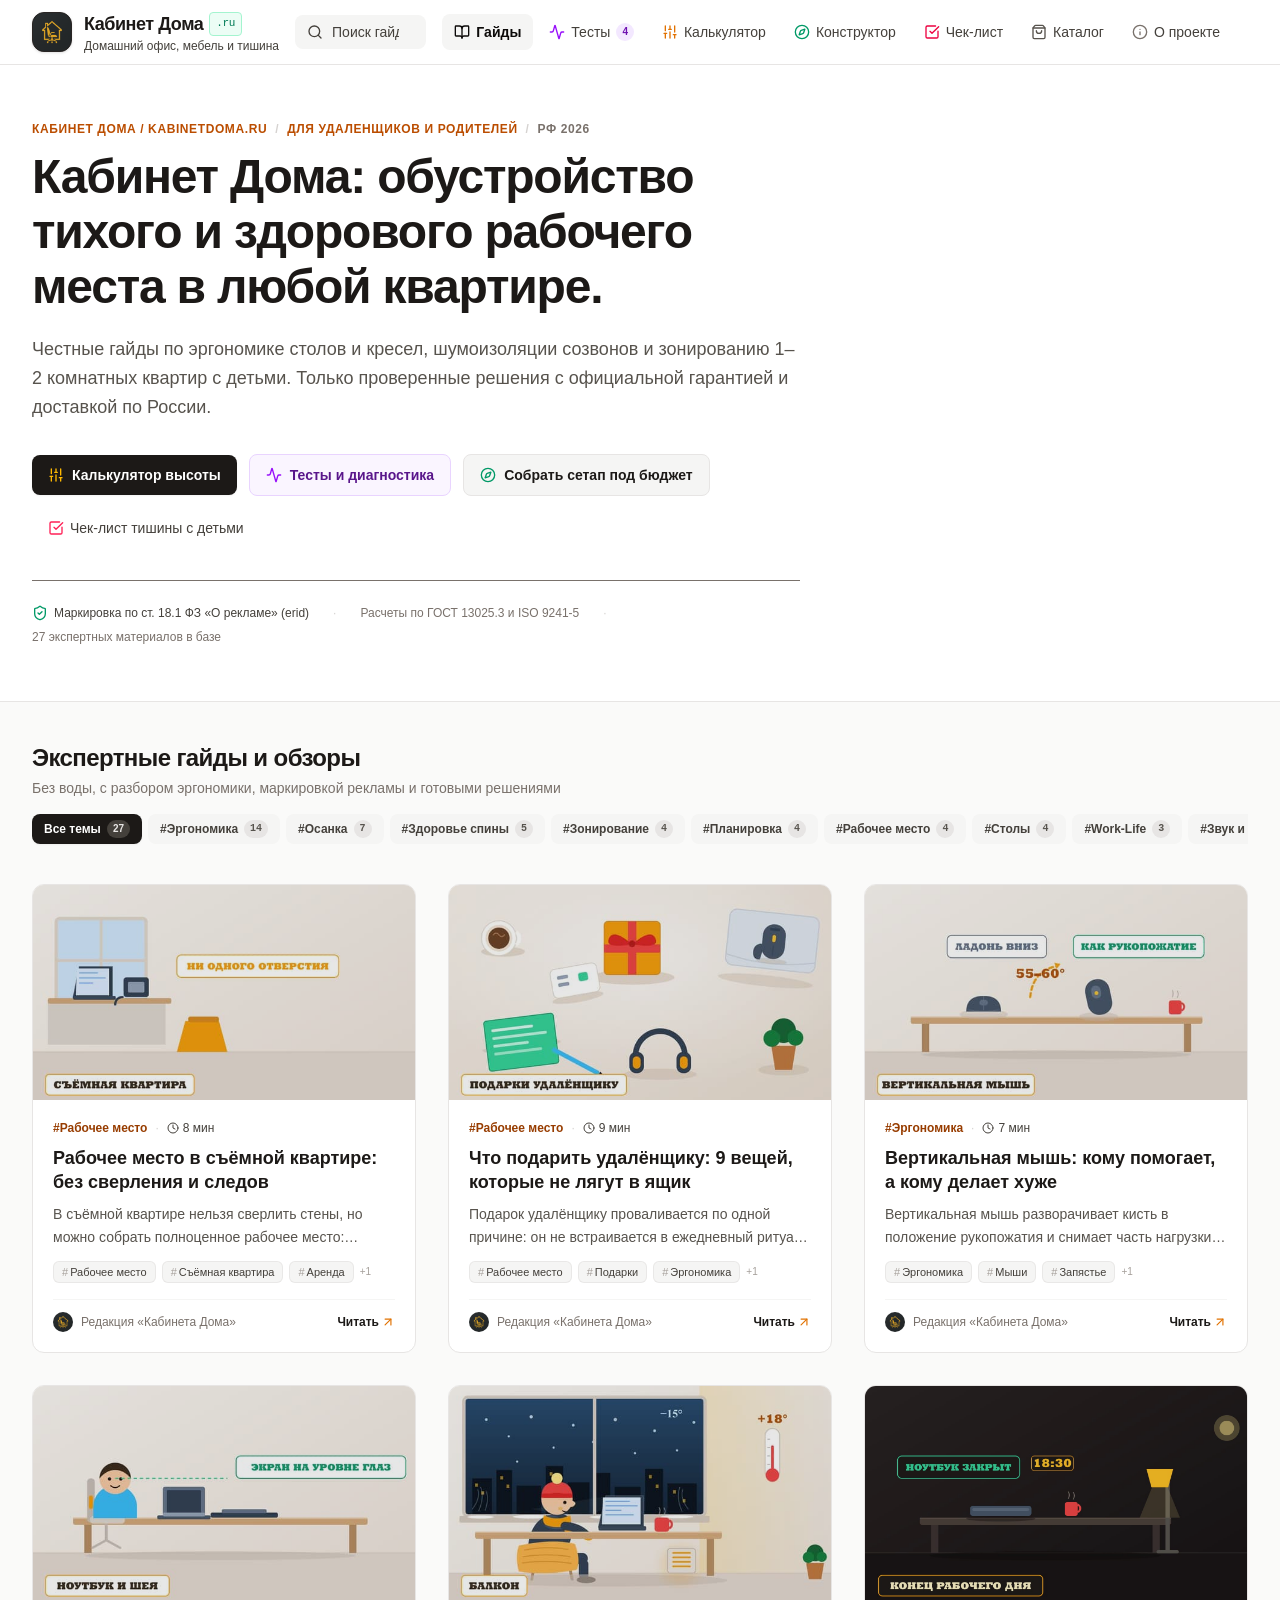
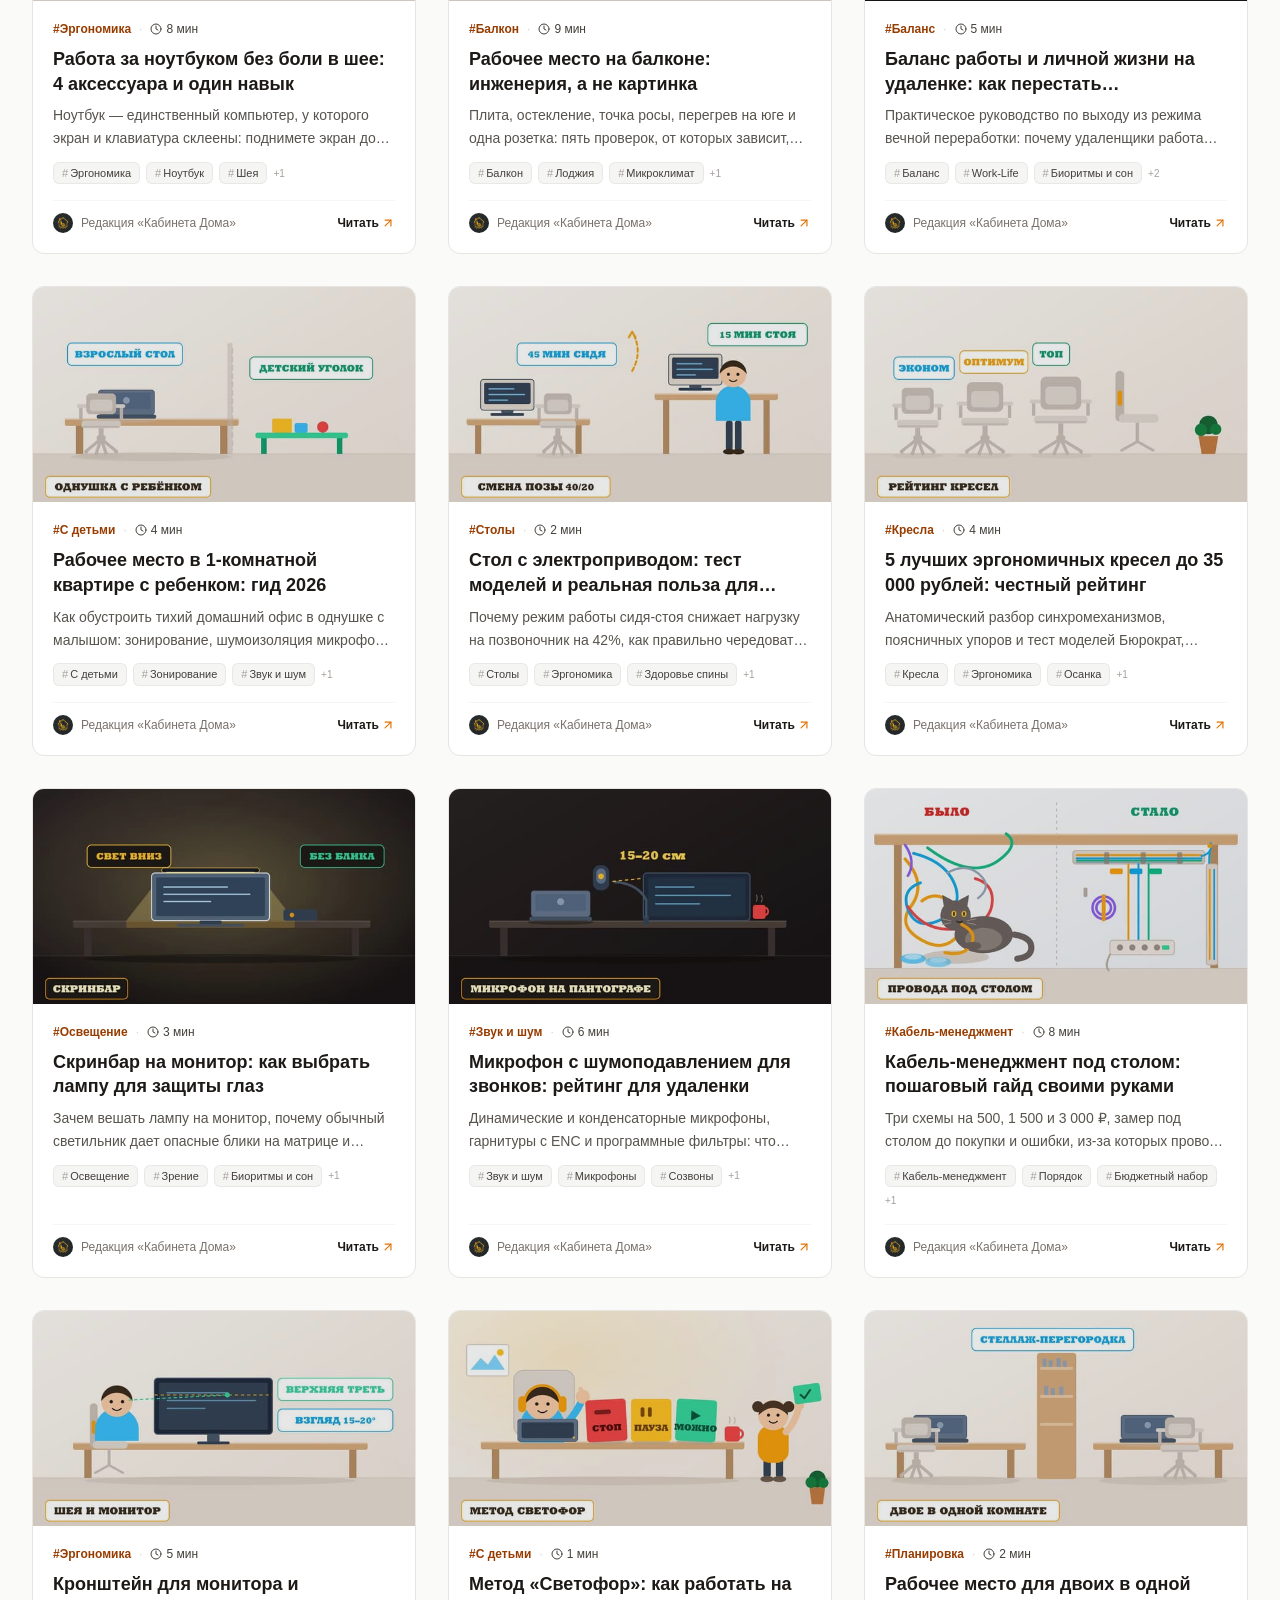
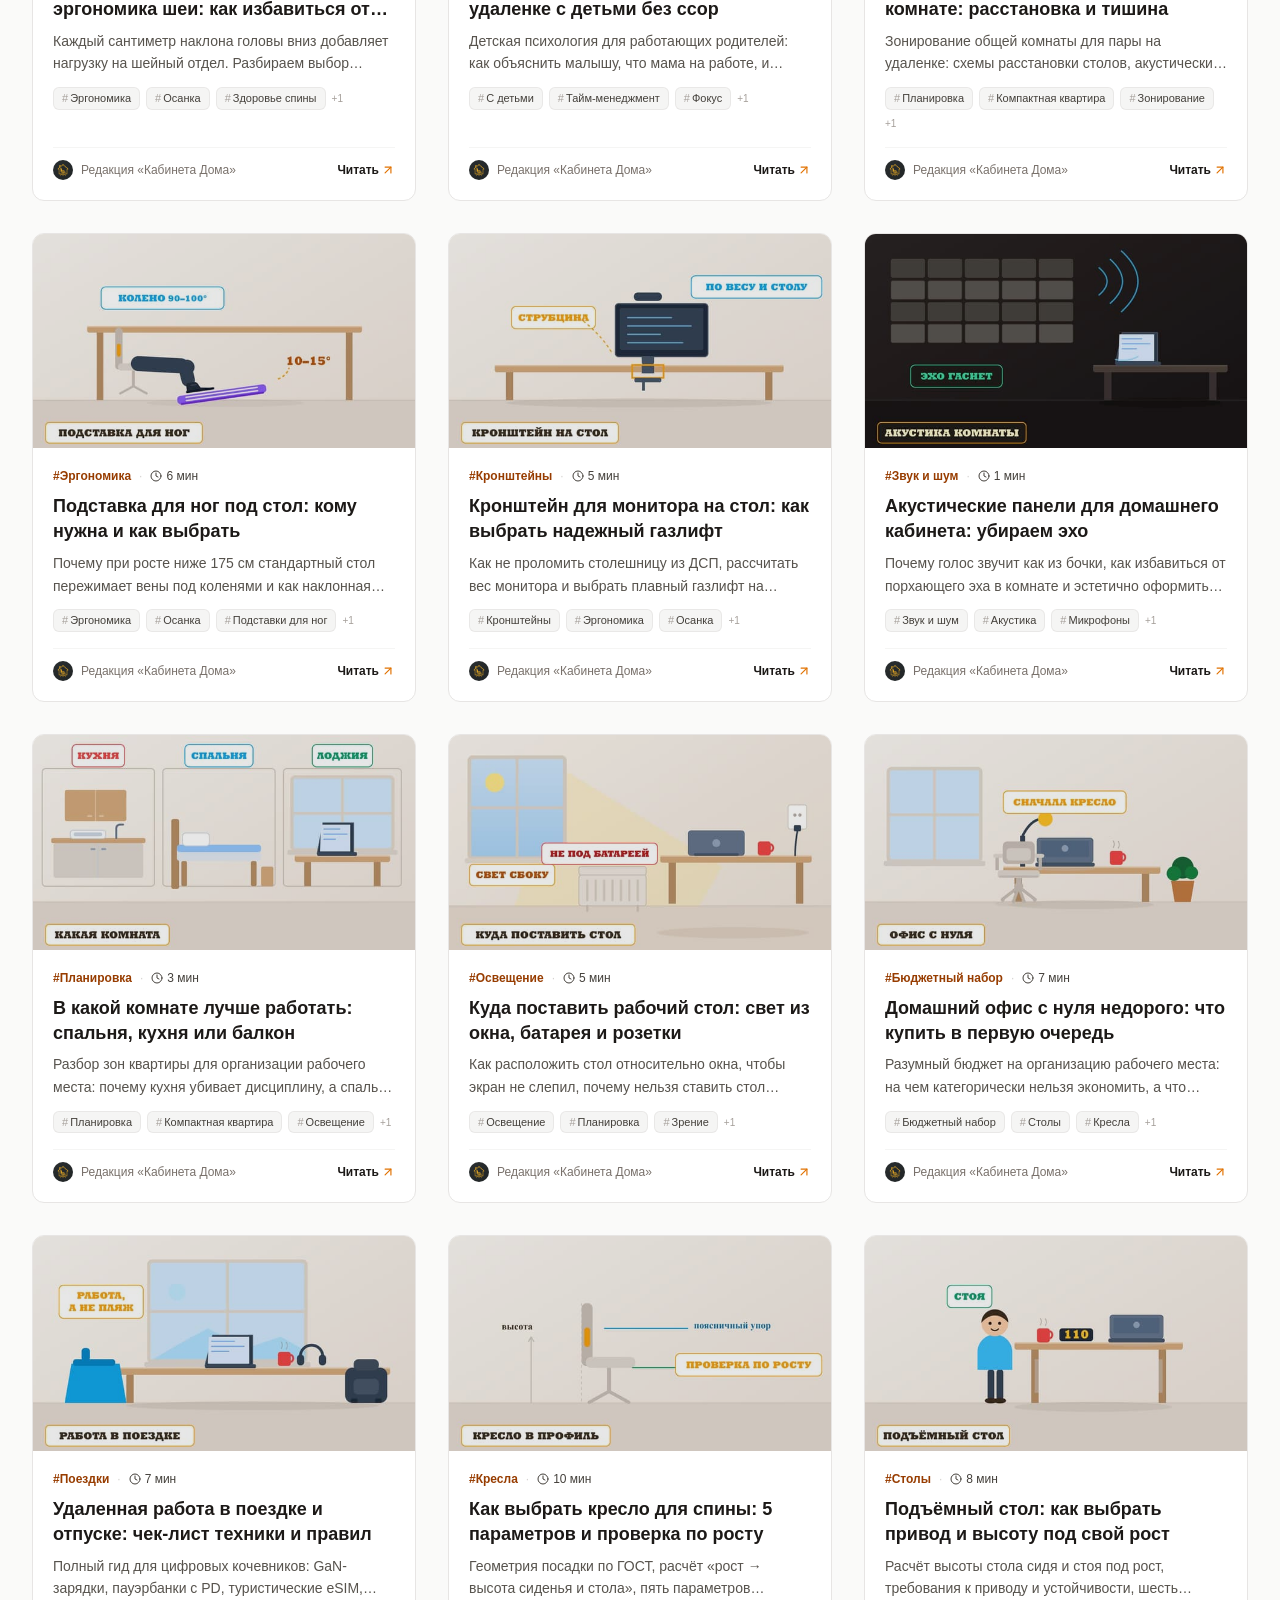
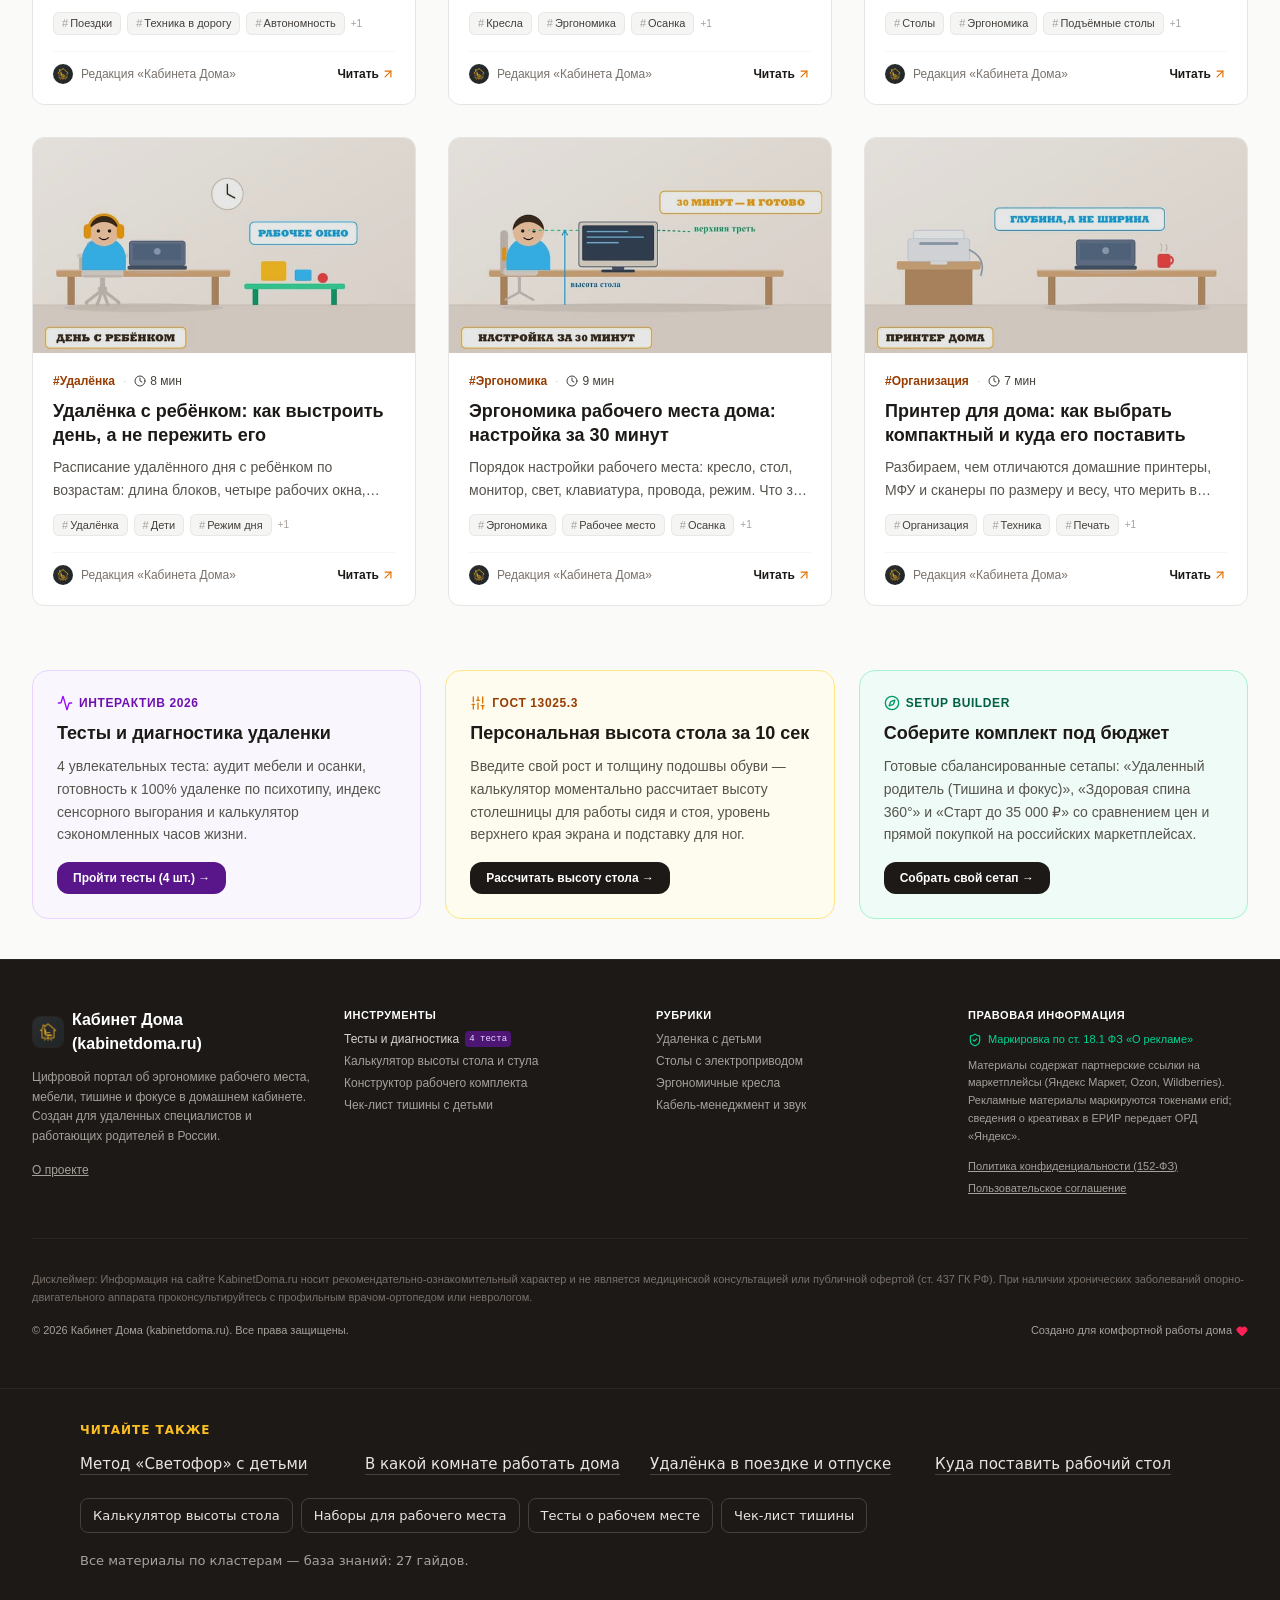
<file: article/balans-raboty-i-lichnoj-zhizni-na-udalenke/index.html>
<!DOCTYPE html>
<html lang="ru" class="scroll-smooth"><head>
    <meta name="mitgo-verification" content="2ab007de-ae48-4bfa-b8aa-21a9992758fb">
    <meta name="takprodam-verification" content="b23949b0-b011-4c71-98d0-6406b744bdcf">
    <meta charset="UTF-8">
    <meta http-equiv="Content-Security-Policy" content="default-src 'self'; script-src 'self'; style-src 'self' 'unsafe-inline'; img-src 'self' data:; font-src 'self'; connect-src 'self'; object-src 'none'; base-uri 'self'; form-action 'self'; frame-src 'none'">
    <meta name="referrer" content="strict-origin-when-cross-origin">
    <meta name="viewport" content="width=device-width, initial-scale=1.0">
    <meta name="theme-color" content="#fafaf9">
    <!-- Favicon & Icons -->
    <link rel="icon" type="image/svg+xml" href="/favicon.svg">
    <link rel="icon" type="image/png" sizes="32x32" href="/favicon-32.png">
    <link rel="apple-touch-icon" sizes="180x180" href="/apple-touch-icon.png">
    
    <!-- OpenGraph / Social Cards -->
    <meta property="og:type" content="article">
    <meta property="og:site_name" content="Кабинет Дома (KabinetDoma.ru)">
    <meta property="og:locale" content="ru_RU">
    <meta name="twitter:card" content="summary_large_image">
    <!-- Robots and indexing -->
    <meta name="robots" content="index, follow">
    <!-- Fonts -->
    <!-- Yandex Webmaster Verification -->
    <meta name="yandex-verification" content="f90ccbe3e80e4f97">
    <meta name="yandex-distribution-verification" content="4z6mlgyzcx5v4d6k">

    <!-- Schema.org JSON-LD Structured Data -->
    <script type="application/ld+json">
    {
      "@context": "https://schema.org",
      "@graph": [
        {
          "@type": "WebSite",
          "@id": "https://kabinetdoma.ru/#website",
          "url": "https://kabinetdoma.ru",
          "name": "Кабинет Дома",
          "alternateName": "KabinetDoma.ru",
          "description": "Портал по эргономике рабочего места и продуктивности в домашнем кабинете",
          "inLanguage": "ru-RU"
        },
        {
          "@type": "Organization",
          "@id": "https://kabinetdoma.ru/#organization",
          "name": "Кабинет Дома Media",
          "url": "https://kabinetdoma.ru",
          "logo": "https://kabinetdoma.ru/logo.png"
        }
      ]
    }
    </script>
    <script defer="" src="/data/catalog.js"></script><script defer="" src="/data/product-links.js"></script><script type="module" crossorigin="" src="/assets/index.js"></script>
    <link rel="stylesheet" crossorigin="" href="/assets/index.css">
    <script id="article-structured-data" type="application/ld+json">{"@context":"https://schema.org","@type":"Article","headline":"Баланс работы и личной жизни на удаленке: как перестать перерабатывать в 2026 году","description":"Практический гид по Work-Life Balance на удаленке: вечерние ритуалы, зонирование, циркадный свет, тайм-боксинг и защита от эмоционального выгорания.","image":["https://kabinetdoma.ru/images/editorial/15-balans-raboty-i-lichnoj-zhizni-na-udalenke.jpg"],"datePublished":"2026-10-06","dateModified":"2026-11-04","author":{"@type":"Person","name":"Редакция «Кабинета Дома»","jobTitle":"Экспертная коллегия по эргономике и домашнему офису"},"publisher":{"@type":"Organization","name":"Кабинет Дома","url":"https://kabinetdoma.ru","logo":{"@type":"ImageObject","url":"https://kabinetdoma.ru/logo.png"}},"mainEntityOfPage":{"@type":"WebPage","@id":"https://kabinetdoma.ru/article/balans-raboty-i-lichnoj-zhizni-na-udalenke/"}}</script>    <title>Баланс работы и личной жизни на удалёнке: 5 ритуалов</title>
    <meta name="description" content="Почему дома работают на 2,4 часа дольше и как закрывать рабочий день: зонирование, «виртуальная дорога домой», свет 2700K и тайм-боксинг." />
    <link rel="canonical" href="https://kabinetdoma.ru/article/balans-raboty-i-lichnoj-zhizni-na-udalenke/" />
    <meta property="og:title" content="Баланс работы и личной жизни на удалёнке: 5 ритуалов" />
    <meta property="og:description" content="Почему дома работают на 2,4 часа дольше и как закрывать рабочий день: зонирование, «виртуальная дорога домой», свет 2700K и тайм-боксинг." />
    <meta property="og:url" content="https://kabinetdoma.ru/article/balans-raboty-i-lichnoj-zhizni-na-udalenke/" />
    <meta property="og:image" content="https://kabinetdoma.ru/images/editorial/15-balans-raboty-i-lichnoj-zhizni-na-udalenke.jpg" />
    <meta property="og:image:width" content="1376">
    <meta property="og:image:height" content="768">
    <meta name="twitter:title" content="Баланс работы и личной жизни на удалёнке: 5 ритуалов" />
    <meta name="twitter:description" content="Почему дома работают на 2,4 часа дольше и как закрывать рабочий день: зонирование, «виртуальная дорога домой», свет 2700K и тайм-боксинг." />
    <meta name="twitter:image" content="https://kabinetdoma.ru/images/editorial/15-balans-raboty-i-lichnoj-zhizni-na-udalenke.jpg" />
<!-- kd-seo -->
    <script type="application/ld+json">{"@context":"https://schema.org","@graph":[{"@type":"Article","@id":"https://kabinetdoma.ru/article/balans-raboty-i-lichnoj-zhizni-na-udalenke/#article","headline":"Баланс работы и личной жизни на удалёнке: 5 ритуалов","description":"Почему дома работают на 2,4 часа дольше и как закрывать рабочий день: зонирование, «виртуальная дорога домой», свет 2700K и тайм-боксинг.","inLanguage":"ru-RU","isAccessibleForFree":true,"mainEntityOfPage":{"@id":"https://kabinetdoma.ru/article/balans-raboty-i-lichnoj-zhizni-na-udalenke/#webpage"},"datePublished":"2026-10-06","dateModified":"2026-11-04","author":{"@type":"Organization","name":"Редакция KabinetDoma.ru","url":"https://kabinetdoma.ru/about/"},"publisher":{"@id":"https://kabinetdoma.ru/#organization"},"image":{"@type":"ImageObject","url":"https://kabinetdoma.ru/images/editorial/15-balans-raboty-i-lichnoj-zhizni-na-udalenke.jpg","width":1376,"height":768},"articleSection":"Эргономика домашнего офиса"},{"@type":"WebPage","@id":"https://kabinetdoma.ru/article/balans-raboty-i-lichnoj-zhizni-na-udalenke/#webpage","url":"https://kabinetdoma.ru/article/balans-raboty-i-lichnoj-zhizni-na-udalenke/","name":"Баланс работы и личной жизни на удалёнке: 5 ритуалов","description":"Почему дома работают на 2,4 часа дольше и как закрывать рабочий день: зонирование, «виртуальная дорога домой», свет 2700K и тайм-боксинг.","inLanguage":"ru-RU","isPartOf":{"@id":"https://kabinetdoma.ru/#website"},"breadcrumb":{"@id":"https://kabinetdoma.ru/article/balans-raboty-i-lichnoj-zhizni-na-udalenke/#breadcrumbs"}},{"@type":"FAQPage","@id":"https://kabinetdoma.ru/article/balans-raboty-i-lichnoj-zhizni-na-udalenke/#faq","isPartOf":{"@id":"https://kabinetdoma.ru/article/balans-raboty-i-lichnoj-zhizni-na-udalenke/#webpage"},"mainEntity":[{"@type":"Question","name":"Как реагировать, если начальник или коллеги пишут в нерабочее время?","acceptedAnswer":{"@type":"Answer","text":"Установите в статусе мессенджера фиксированные часы доступности (например, 09:30–18:30 МСК). Отключите уведомления вечером: в 99% случаев задача терпит до утра, а немедленный ответ приучает команду к вашему круглосуточному дежурству."}},{"@type":"Question","name":"Что делать, если в голове крутятся незавершенные задачи?","acceptedAnswer":{"@type":"Answer","text":"Внедрите ритуал 5-минутного вечернего бриф-слива: выпишите на бумагу ровно 3 ключевые задачи на завтрашнее утро. Как только мозг видит план на бумаге, он перестает удерживать тревогу в оперативной памяти."}},{"@type":"Question","name":"Сколько часов в день реально работать на удалёнке?","acceptedAnswer":{"@type":"Answer","text":"Продуктивных 5–6 часов из восьми: остальное уходит на переключения, переписку и паузы. Планировать больше десяти часов фокуса в день бессмысленно; если задача требует 12 часов, её дробят на два дня."}}]},{"@type":"BreadcrumbList","@id":"https://kabinetdoma.ru/article/balans-raboty-i-lichnoj-zhizni-na-udalenke/#breadcrumbs","itemListElement":[{"@type":"ListItem","position":1,"name":"Главная","item":"https://kabinetdoma.ru/"},{"@type":"ListItem","position":2,"name":"Все гайды","item":"https://kabinetdoma.ru/articles/"},{"@type":"ListItem","position":3,"name":"Баланс работы и личной жизни на удаленке: как перестать перерабатывать в 2026 году","item":"https://kabinetdoma.ru/article/balans-raboty-i-lichnoj-zhizni-na-udalenke/"}]}]}</script>
    <!-- /kd-seo -->
  </head>
  <body class="bg-stone-50 text-stone-900 antialiased selection:bg-amber-100 selection:text-amber-900">
    <!-- Yandex.Distribution verification: 4z6mlgyzcx5v4d6k -->
    <span style="display:none" aria-hidden="true">4z6mlgyzcx5v4d6k</span>

    <!-- Yandex.Metrika noscript fallback -->
    <div id="root"><div class="min-h-screen flex flex-col bg-stone-50 text-stone-900 selection:bg-amber-100 selection:text-amber-900"><a href="#main" class="sr-only focus:not-sr-only focus:absolute focus:top-2 focus:left-2 focus:z-50 focus:px-4 focus:py-2 focus:bg-stone-900 focus:text-white focus:rounded-lg focus:font-semibold">Перейти к содержанию</a><header class="sticky top-0 z-40 bg-white/95 backdrop-blur-md border-b border-stone-200"><div class="max-w-7xl mx-auto px-4 sm:px-6 lg:px-8"><div class="flex items-center justify-between h-16 gap-4"><a href="/" class="flex items-center gap-3 cursor-pointer group select-none flex-shrink-0 no-underline"><div class="w-10 h-10 rounded-xl overflow-hidden bg-stone-900 border border-stone-800 shadow-sm flex items-center justify-center flex-shrink-0 group-hover:scale-105 transition-transform"><img sizes="48px" srcset="/logo-64.png 64w, /logo-128.png 128w, /logo.png 512w" loading="lazy" alt="Кабинет Дома" class="w-full h-full object-cover" width="512" height="512" src="/logo.png"></div><div><div class="font-bold text-lg tracking-tight text-stone-900 group-hover:text-amber-700 transition-colors flex items-center gap-1.5">Кабинет Дома<span class="text-[11px] font-mono font-medium text-emerald-700 bg-emerald-50 px-1.5 py-0.5 rounded border border-emerald-200">.ru</span></div><p class="text-xs text-stone-700 hidden sm:block">Домашний офис, мебель и тишина</p></div></a><div class="hidden md:flex items-center relative flex-1 max-w-xs lg:max-w-sm"><svg xmlns="http://www.w3.org/2000/svg" width="24" height="24" viewBox="0 0 24 24" fill="none" stroke="currentColor" stroke-width="2" stroke-linecap="round" stroke-linejoin="round" class="lucide lucide-search w-4 h-4 text-stone-700 absolute left-3 pointer-events-none" aria-hidden="true"><path d="m21 21-4.34-4.34"></path><circle cx="11" cy="11" r="8"></circle></svg><input placeholder="Поиск гайдов, столов, кресел..." aria-label="Поиск по статьям" class="w-full pl-9 pr-3 py-1.5 text-sm bg-stone-100 hover:bg-stone-150 focus:bg-white border border-transparent focus:border-amber-400 rounded-lg outline-none transition-all placeholder:text-stone-700" type="search" value=""></div><nav class="hidden lg:flex items-center gap-1 text-sm font-medium text-stone-700"><button class="px-3 py-2 rounded-lg transition-colors flex items-center gap-1.5 text-stone-950 bg-stone-100 font-semibold"><svg xmlns="http://www.w3.org/2000/svg" width="24" height="24" viewBox="0 0 24 24" fill="none" stroke="currentColor" stroke-width="2" stroke-linecap="round" stroke-linejoin="round" class="lucide lucide-book-open w-4 h-4" aria-hidden="true"><path d="M12 7v14"></path><path d="M3 18a1 1 0 0 1-1-1V4a1 1 0 0 1 1-1h5a4 4 0 0 1 4 4 4 4 0 0 1 4-4h5a1 1 0 0 1 1 1v13a1 1 0 0 1-1 1h-6a3 3 0 0 0-3 3 3 3 0 0 0-3-3z"></path></svg>Гайды</button><button class="px-3 py-2 rounded-lg transition-colors flex items-center gap-1.5 hover:text-stone-900 hover:bg-stone-50"><svg xmlns="http://www.w3.org/2000/svg" width="24" height="24" viewBox="0 0 24 24" fill="none" stroke="currentColor" stroke-width="2" stroke-linecap="round" stroke-linejoin="round" class="lucide lucide-activity w-4 h-4 text-purple-600" aria-hidden="true"><path d="M22 12h-2.48a2 2 0 0 0-1.93 1.46l-2.35 8.36a.25.25 0 0 1-.48 0L9.24 2.18a.25.25 0 0 0-.48 0l-2.35 8.36A2 2 0 0 1 4.49 12H2"></path></svg><span>Тесты</span><span class="text-[10px] font-bold px-1.5 py-0.5 bg-purple-100 text-purple-800 rounded-full">4</span></button><button class="px-3 py-2 rounded-lg transition-colors flex items-center gap-1.5 hover:text-stone-900 hover:bg-stone-50"><svg xmlns="http://www.w3.org/2000/svg" width="24" height="24" viewBox="0 0 24 24" fill="none" stroke="currentColor" stroke-width="2" stroke-linecap="round" stroke-linejoin="round" class="lucide lucide-sliders-vertical w-4 h-4 text-amber-600" aria-hidden="true"><path d="M10 8h4"></path><path d="M12 21v-9"></path><path d="M12 8V3"></path><path d="M17 16h4"></path><path d="M19 12V3"></path><path d="M19 21v-5"></path><path d="M3 14h4"></path><path d="M5 10V3"></path><path d="M5 21v-7"></path></svg>Калькулятор</button><button class="px-3 py-2 rounded-lg transition-colors flex items-center gap-1.5 hover:text-stone-900 hover:bg-stone-50"><svg xmlns="http://www.w3.org/2000/svg" width="24" height="24" viewBox="0 0 24 24" fill="none" stroke="currentColor" stroke-width="2" stroke-linecap="round" stroke-linejoin="round" class="lucide lucide-compass w-4 h-4 text-emerald-600" aria-hidden="true"><path d="m16.24 7.76-1.804 5.411a2 2 0 0 1-1.265 1.265L7.76 16.24l1.804-5.411a2 2 0 0 1 1.265-1.265z"></path><circle cx="12" cy="12" r="10"></circle></svg>Конструктор</button><button class="px-3 py-2 rounded-lg transition-colors flex items-center gap-1.5 hover:text-stone-900 hover:bg-stone-50"><svg xmlns="http://www.w3.org/2000/svg" width="24" height="24" viewBox="0 0 24 24" fill="none" stroke="currentColor" stroke-width="2" stroke-linecap="round" stroke-linejoin="round" class="lucide lucide-square-check-big w-4 h-4 text-rose-600" aria-hidden="true"><path d="M21 10.656V19a2 2 0 0 1-2 2H5a2 2 0 0 1-2-2V5a2 2 0 0 1 2-2h12.344"></path><path d="m9 11 3 3L22 4"></path></svg>Чек-лист</button><button class="px-3 py-2 rounded-lg transition-colors flex items-center gap-1.5 hover:text-stone-900 hover:bg-stone-50"><svg xmlns="http://www.w3.org/2000/svg" width="24" height="24" viewBox="0 0 24 24" fill="none" stroke="currentColor" stroke-width="2" stroke-linecap="round" stroke-linejoin="round" class="lucide lucide-shopping-bag w-4 h-4 text-stone-600" aria-hidden="true"><path d="M16 10a4 4 0 0 1-8 0"></path><path d="M3.103 6.034h17.794"></path><path d="M3.4 5.467a2 2 0 0 0-.4 1.2V20a2 2 0 0 0 2 2h14a2 2 0 0 0 2-2V6.667a2 2 0 0 0-.4-1.2l-2-2.667A2 2 0 0 0 17 2H7a2 2 0 0 0-1.6.8z"></path></svg>Каталог</button><button class="px-3 py-2 rounded-lg transition-colors flex items-center gap-1.5 hover:text-stone-900 hover:bg-stone-50"><svg xmlns="http://www.w3.org/2000/svg" width="24" height="24" viewBox="0 0 24 24" fill="none" stroke="currentColor" stroke-width="2" stroke-linecap="round" stroke-linejoin="round" class="lucide lucide-info w-4 h-4 text-stone-500" aria-hidden="true"><circle cx="12" cy="12" r="10"></circle><path d="M12 16v-4"></path><path d="M12 8h.01"></path></svg>О проекте</button></nav><div class="flex items-center gap-2"><button class="lg:hidden p-2 rounded-lg text-stone-600 hover:bg-stone-100 transition-colors" aria-label="Меню навигации"><svg xmlns="http://www.w3.org/2000/svg" width="24" height="24" viewBox="0 0 24 24" fill="none" stroke="currentColor" stroke-width="2" stroke-linecap="round" stroke-linejoin="round" class="lucide lucide-menu w-5 h-5" aria-hidden="true"><path d="M4 5h16"></path><path d="M4 12h16"></path><path d="M4 19h16"></path></svg></button></div></div></div></header><main id="main" class="flex-1"><article class="max-w-7xl mx-auto px-4 sm:px-6 lg:px-8 py-8"><div class="flex items-center justify-between gap-4 mb-6"><button class="inline-flex items-center gap-1.5 text-sm font-medium text-stone-600 hover:text-stone-900 transition-colors"><svg xmlns="http://www.w3.org/2000/svg" width="24" height="24" viewBox="0 0 24 24" fill="none" stroke="currentColor" stroke-width="2" stroke-linecap="round" stroke-linejoin="round" class="lucide lucide-arrow-left w-4 h-4" aria-hidden="true"><path d="m12 19-7-7 7-7"></path><path d="M19 12H5"></path></svg>Назад ко всем материалам</button><div class="flex items-center gap-2"><button class="inline-flex items-center gap-1.5 px-3 py-1.5 rounded-lg text-xs font-medium text-stone-700 bg-stone-100 hover:bg-stone-200 transition-colors"><svg xmlns="http://www.w3.org/2000/svg" width="24" height="24" viewBox="0 0 24 24" fill="none" stroke="currentColor" stroke-width="2" stroke-linecap="round" stroke-linejoin="round" class="lucide lucide-share2 lucide-share-2 w-3.5 h-3.5" aria-hidden="true"><circle cx="18" cy="5" r="3"></circle><circle cx="6" cy="12" r="3"></circle><circle cx="18" cy="19" r="3"></circle><line x1="8.59" x2="15.42" y1="13.51" y2="17.49"></line><line x1="15.41" x2="8.59" y1="6.51" y2="10.49"></line></svg>Поделиться</button></div></div><div class="grid grid-cols-1 lg:grid-cols-12 gap-8 lg:gap-12"><div class="lg:col-span-8"><header class="mb-8"><div class="flex items-center gap-2 text-xs font-medium text-stone-500 mb-3"><span class="text-amber-700 font-semibold">Баланс и продуктивность</span><span aria-hidden="true">·</span><span class="flex items-center gap-1"><svg xmlns="http://www.w3.org/2000/svg" width="24" height="24" viewBox="0 0 24 24" fill="none" stroke="currentColor" stroke-width="2" stroke-linecap="round" stroke-linejoin="round" class="lucide lucide-calendar w-3 h-3" aria-hidden="true"><path d="M8 2v4"></path><path d="M16 2v4"></path><rect width="18" height="18" x="3" y="4" rx="2"></rect><path d="M3 10h18"></path></svg>2026-10-06</span><span aria-hidden="true">·</span><span class="flex items-center gap-1"><svg xmlns="http://www.w3.org/2000/svg" width="24" height="24" viewBox="0 0 24 24" fill="none" stroke="currentColor" stroke-width="2" stroke-linecap="round" stroke-linejoin="round" class="lucide lucide-clock w-3 h-3" aria-hidden="true"><path d="M12 6v6l4 2"></path><circle cx="12" cy="12" r="10"></circle></svg>5 мин чтения</span><span aria-hidden="true">·</span><span class="flex items-center gap-1"><svg xmlns="http://www.w3.org/2000/svg" width="24" height="24" viewBox="0 0 24 24" fill="none" stroke="currentColor" stroke-width="2" stroke-linecap="round" stroke-linejoin="round" class="lucide lucide-eye w-3 h-3" aria-hidden="true"><path d="M2.062 12.348a1 1 0 0 1 0-.696 10.75 10.75 0 0 1 19.876 0 1 1 0 0 1 0 .696 10.75 10.75 0 0 1-19.876 0"></path><circle cx="12" cy="12" r="3"></circle></svg></span></div><h1 class="text-2xl sm:text-3xl md:text-4xl font-extrabold text-stone-900 tracking-tight leading-[1.2] mb-4">Баланс работы и личной жизни на удаленке: как перестать перерабатывать в 2026 году</h1><p class="text-base sm:text-lg text-stone-600 leading-relaxed font-normal mb-4">Психологические границы, циркадный вечерний свет, ритуалы перехода и тайм-боксинг</p><div class="flex flex-wrap items-center gap-1.5 mb-6"><span class="text-xs text-stone-400 flex items-center gap-1 mr-1"><svg xmlns="http://www.w3.org/2000/svg" width="24" height="24" viewBox="0 0 24 24" fill="none" stroke="currentColor" stroke-width="2" stroke-linecap="round" stroke-linejoin="round" class="lucide lucide-tag w-3.5 h-3.5" aria-hidden="true"><path d="M12.586 2.586A2 2 0 0 0 11.172 2H4a2 2 0 0 0-2 2v7.172a2 2 0 0 0 .586 1.414l8.704 8.704a2.426 2.426 0 0 0 3.42 0l6.58-6.58a2.426 2.426 0 0 0 0-3.42z"></path><circle cx="7.5" cy="7.5" r=".5" fill="currentColor"></circle></svg><span>Тэги:</span></span><button type="button" class="inline-flex items-center gap-0.5 text-xs font-semibold px-2.5 py-1 rounded-lg bg-stone-100 hover:bg-amber-100 text-stone-700 hover:text-amber-900 border border-stone-200 hover:border-amber-300 transition-colors cursor-pointer" title="Показать все материалы с тэгом #Баланс"><span class="text-amber-600 font-bold">#</span><span>Баланс</span></button><button type="button" class="inline-flex items-center gap-0.5 text-xs font-semibold px-2.5 py-1 rounded-lg bg-stone-100 hover:bg-amber-100 text-stone-700 hover:text-amber-900 border border-stone-200 hover:border-amber-300 transition-colors cursor-pointer" title="Показать все материалы с тэгом #Work-Life"><span class="text-amber-600 font-bold">#</span><span>Work-Life</span></button><button type="button" class="inline-flex items-center gap-0.5 text-xs font-semibold px-2.5 py-1 rounded-lg bg-stone-100 hover:bg-amber-100 text-stone-700 hover:text-amber-900 border border-stone-200 hover:border-amber-300 transition-colors cursor-pointer" title="Показать все материалы с тэгом #Биоритмы и сон"><span class="text-amber-600 font-bold">#</span><span>Биоритмы и сон</span></button><button type="button" class="inline-flex items-center gap-0.5 text-xs font-semibold px-2.5 py-1 rounded-lg bg-stone-100 hover:bg-amber-100 text-stone-700 hover:text-amber-900 border border-stone-200 hover:border-amber-300 transition-colors cursor-pointer" title="Показать все материалы с тэгом #Психология"><span class="text-amber-600 font-bold">#</span><span>Психология</span></button><button type="button" class="inline-flex items-center gap-0.5 text-xs font-semibold px-2.5 py-1 rounded-lg bg-stone-100 hover:bg-amber-100 text-stone-700 hover:text-amber-900 border border-stone-200 hover:border-amber-300 transition-colors cursor-pointer" title="Показать все материалы с тэгом #Тайм-менеджмент"><span class="text-amber-600 font-bold">#</span><span>Тайм-менеджмент</span></button></div><div class="space-y-3 mb-6"><div class="flex items-center gap-3 p-3.5 bg-stone-50 rounded-xl border border-stone-200 text-xs text-stone-600"><img sizes="40px" srcset="/logo-64.png 64w, /logo-128.png 128w, /logo.png 512w" loading="lazy" alt="Редакция «Кабинета Дома»" class="w-10 h-10 rounded-full object-cover border border-stone-300" width="512" height="512" src="/logo.png"><div><div class="font-bold text-stone-900 text-sm">Редакция «Кабинета Дома»</div><div>Экспертная коллегия по эргономике и домашнему офису</div></div></div></div></header><div class="aspect-16/9 rounded-2xl overflow-hidden mb-10 bg-stone-100 border border-stone-200 shadow-xs"><img sizes="(max-width: 768px) 100vw, 1024px" alt="Баланс работы и личной жизни на удаленке: как перестать перерабатывать в 2026 году" class="w-full h-full object-cover" fetchpriority="high" srcset="/images/editorial/15-balans-raboty-i-lichnoj-zhizni-na-udalenke-320.jpg 320w, /images/editorial/15-balans-raboty-i-lichnoj-zhizni-na-udalenke-640.jpg 640w, /images/editorial/15-balans-raboty-i-lichnoj-zhizni-na-udalenke.jpg 1376w" width="1376" height="768" src="/images/editorial/15-balans-raboty-i-lichnoj-zhizni-na-udalenke.jpg"></div><div class="lg:hidden mb-8 p-4 bg-stone-100 rounded-xl border border-stone-200"><div class="font-bold text-sm text-stone-900 mb-2 flex items-center gap-1.5"><svg xmlns="http://www.w3.org/2000/svg" width="24" height="24" viewBox="0 0 24 24" fill="none" stroke="currentColor" stroke-width="2" stroke-linecap="round" stroke-linejoin="round" class="lucide lucide-bookmark w-4 h-4 text-amber-600" aria-hidden="true"><path d="m19 21-7-4-7 4V5a2 2 0 0 1 2-2h10a2 2 0 0 1 2 2v16z"></path></svg>Оглавление статьи</div><ul class="space-y-1.5 text-xs text-stone-700"><li><a href="#sec-trap" class="hover:text-amber-700 hover:underline transition-colors">1. Ловушка «размытого дня»: почему удаленщики работают дольше</a></li><li><a href="#sec-zoning" class="hover:text-amber-700 hover:underline transition-colors">2. Физическое и визуальное зонирование: закрываем рабочий день</a></li><li><a href="#sec-virtual-commute" class="hover:text-amber-700 hover:underline transition-colors">3. Ритуал «виртуальной дороги домой» и переключение внимания</a></li><li><a href="#sec-circadian" class="hover:text-amber-700 hover:underline transition-colors">4. Циркадное освещение 2700K и цифровой закат без экранов</a></li><li><a href="#sec-pomodoro" class="hover:text-amber-700 hover:underline transition-colors">5. Тайм-боксинг и Pomodoro: спринты глубокого фокуса без чувства вины</a></li><li><a href="#sec-balans-rules" class="hover:text-amber-700 hover:underline transition-colors">6. Пять правил закрытия дня</a></li><li><a href="#sec-balans-evening" class="hover:text-amber-700 hover:underline transition-colors">7. Если вечер всё равно уходит в работу</a></li><li><a href="#sec-balans-week" class="hover:text-amber-700 hover:underline transition-colors">8. Неделя как единица планирования</a></li></ul></div><div class="space-y-10 text-stone-800 leading-relaxed text-sm sm:text-base"><section id="sec-trap" class="scroll-mt-24"><h2 class="text-xl sm:text-2xl font-bold text-stone-900 tracking-tight mb-4">1. Ловушка «размытого дня»: почему удаленщики работают дольше</h2><div class="space-y-1 text-stone-700 "><p class="my-3 text-stone-700 leading-relaxed text-sm sm:text-base"><span>Главный парадокс удаленной работы: экономия 1.5–2 часов на дороге до офиса не прибавила времени на отдых. По исследованиям 2025–2026 годов, специалисты дома в среднем работают на 2.4 часа дольше офисных коллег.</span></p><p class="my-3 text-stone-700 leading-relaxed text-sm sm:text-base"><span>Причина кроется в отсутствии естественных физических маркеров завершения задач:</span></p><ul class="my-4 space-y-2.5 pl-1"><li class="flex items-start gap-2.5 text-stone-700 leading-relaxed text-sm sm:text-base"><span class="w-1.5 h-1.5 rounded-full bg-amber-500 mt-2.5 flex-shrink-0"></span><div class="flex-1 min-w-0"><span>Нет момента, когда вы выходите из здания бизнес-центра и оставляете рабочий стол позади.</span></div></li><li class="flex items-start gap-2.5 text-stone-700 leading-relaxed text-sm sm:text-base"><span class="w-1.5 h-1.5 rounded-full bg-amber-500 mt-2.5 flex-shrink-0"></span><div class="flex-1 min-w-0"><span>Рабочий чат в Telegram или Slack находится в том же смартфоне, где вы читаете новости или общаетесь с друзьями.</span></div></li><li class="flex items-start gap-2.5 text-stone-700 leading-relaxed text-sm sm:text-base"><span class="w-1.5 h-1.5 rounded-full bg-amber-500 mt-2.5 flex-shrink-0"></span><div class="flex-1 min-w-0"><span>Ноутбук, оставленный открытым на столе в гостиной, посылает мозгу непрерывный сигнал тревоги и незавершенного дела.</span></div></li></ul><p class="my-3 text-stone-700 leading-relaxed text-sm sm:text-base"><span>Чтобы сохранить ментальное здоровье и избежать эмоционального выгорания, необходимо искусственно выстроить строгие ритуалы и аппаратные барьеры.</span></p></div></section><section id="sec-zoning" class="scroll-mt-24"><h2 class="text-xl sm:text-2xl font-bold text-stone-900 tracking-tight mb-4">2. Физическое и визуальное зонирование: закрываем рабочий день</h2><div class="space-y-1 text-stone-700 "><p class="my-3 text-stone-700 leading-relaxed text-sm sm:text-base"><span>Мозг ориентируется на зрительные и тактильные якоря. Если вы работаете в той же комнате, где спите или проводите вечер, пространство должно меняться:</span></p><ol class="my-4 space-y-2.5 pl-1"><li class="flex items-start gap-2.5 text-stone-700 leading-relaxed text-sm sm:text-base"><span class="flex-shrink-0 w-6 h-6 rounded-full bg-amber-100 text-amber-900 font-bold text-xs flex items-center justify-center mt-0.5">1.</span><div class="flex-1 min-w-0"><strong class="font-semibold text-stone-900">Правило закрытой крышки:</strong><span> В 18:30 (или ваше фиксированное время) вы закрываете крышку ноутбука, отключаете кабели и </span><strong class="font-semibold text-stone-900">убираете ноутбук в ящик стола или чехол</strong><span>. Рабочий инструмент должен исчезнуть из поля зрения.</span></div></li><li class="flex items-start gap-2.5 text-stone-700 leading-relaxed text-sm sm:text-base"><span class="flex-shrink-0 w-6 h-6 rounded-full bg-amber-100 text-amber-900 font-bold text-xs flex items-center justify-center mt-0.5">2.</span><div class="flex-1 min-w-0"><strong class="font-semibold text-stone-900">Смена раскладки стола:</strong><span> Если у вас подъемный стол, переведите его в положение стоя или опустите в базовый уровень, задвиньте кресло.</span></div></li><li class="flex items-start gap-2.5 text-stone-700 leading-relaxed text-sm sm:text-base"><span class="flex-shrink-0 w-6 h-6 rounded-full bg-amber-100 text-amber-900 font-bold text-xs flex items-center justify-center mt-0.5">3.</span><div class="flex-1 min-w-0"><strong class="font-semibold text-stone-900">Раздельные профили устройств:</strong><span> Никаких рабочих уведомлений на личном телефоне после окончания рабочего спринта. Используйте режим «Фокусирование» (Do Not Disturb) по расписанию.</span></div></li></ol></div></section><section id="sec-virtual-commute" class="scroll-mt-24"><h2 class="text-xl sm:text-2xl font-bold text-stone-900 tracking-tight mb-4">3. Ритуал «виртуальной дороги домой» и переключение внимания</h2><div class="space-y-1 text-stone-700 "><p class="my-3 text-stone-700 leading-relaxed text-sm sm:text-base"><span>В офисной жизни дорога домой (даже в метро или на машине) выполняла ключевую психотерапевтическую функцию: она создавала буферную зону между режимом «решателя проблем» и режимом «семьянина и отдыхающего».</span></p><p class="my-3 text-stone-700 leading-relaxed text-sm sm:text-base"><span>На удаленке эту буферную зону нужно вернуть осознанно:</span></p><ul class="my-4 space-y-2.5 pl-1"><li class="flex items-start gap-2.5 text-stone-700 leading-relaxed text-sm sm:text-base"><span class="w-1.5 h-1.5 rounded-full bg-amber-500 mt-2.5 flex-shrink-0"></span><div class="flex-1 min-w-0"><strong class="font-semibold text-stone-900">15-минутная вечерняя прогулка:</strong><span> Выйдите на улицу сразу после закрытия ноутбука. Пройдите квартал быстрым шагом без рабочих созвонов. Мозг воспримет это как возвращение домой. Если работа идёт не из дома, а из поездки или отпуска, буфер устраивают иначе — об этом </span><a href="/article/udalennaya-rabota-v-poezdke-i-otpuske/" class="text-amber-800 font-medium underline decoration-amber-300 underline-offset-2 hover:text-amber-900">отдельный разбор</a><span>.</span></div></li><li class="flex items-start gap-2.5 text-stone-700 leading-relaxed text-sm sm:text-base"><span class="w-1.5 h-1.5 rounded-full bg-amber-500 mt-2.5 flex-shrink-0"></span><div class="flex-1 min-w-0"><strong class="font-semibold text-stone-900">Смена одежды:</strong><span> Снимите рабочую рубашку или футболку и наденьте домашнюю одежду. Это простой телесный триггер релаксации.</span></div></li><li class="flex items-start gap-2.5 text-stone-700 leading-relaxed text-sm sm:text-base"><span class="w-1.5 h-1.5 rounded-full bg-amber-500 mt-2.5 flex-shrink-0"></span><div class="flex-1 min-w-0"><strong class="font-semibold text-stone-900">Физическая разгрузка спины:</strong><span> 10 минут на акупунктурном коврике или легкая растяжка поясницы после рабочего дня снимают мышечный спазм и переключают парасимпатическую нервную систему в режим восстановления.</span></div></li></ul></div></section><section id="sec-circadian" class="scroll-mt-24"><h2 class="text-xl sm:text-2xl font-bold text-stone-900 tracking-tight mb-4">4. Циркадное освещение 2700K и цифровой закат без экранов</h2><div class="space-y-1 text-stone-700 "><p class="my-3 text-stone-700 leading-relaxed text-sm sm:text-base"><span>Холодный свет (5000–6500K) стимулирует выработку кортизола и блокирует мелатонин — гормон сна. Работая до 21:00 под ярким холодным монитором, вы гарантируете себе прерывистый поверхностный сон.</span></p><p class="my-3 text-stone-700 leading-relaxed text-sm sm:text-base"><span>Грамотная световая гигиена вечера:</span></p><ul class="my-4 space-y-2.5 pl-1"><li class="flex items-start gap-2.5 text-stone-700 leading-relaxed text-sm sm:text-base"><span class="w-1.5 h-1.5 rounded-full bg-amber-500 mt-2.5 flex-shrink-0"></span><div class="flex-1 min-w-0"><span>В 18:00 переведите скринбар и комнатное освещение в теплый спектр </span><strong class="font-semibold text-stone-900">2700K (янтарный закатный свет)</strong><span>.</span></div></li><li class="flex items-start gap-2.5 text-stone-700 leading-relaxed text-sm sm:text-base"><span class="w-1.5 h-1.5 rounded-full bg-amber-500 mt-2.5 flex-shrink-0"></span><div class="flex-1 min-w-0"><span>Включите ночной режим (Night Shift / f.lux) на всех экранах.</span></div></li><li class="flex items-start gap-2.5 text-stone-700 leading-relaxed text-sm sm:text-base"><span class="w-1.5 h-1.5 rounded-full bg-amber-500 mt-2.5 flex-shrink-0"></span><div class="flex-1 min-w-0"><span>За 1 час до сна исключите яркие экраны, заменив их бумажной книгой или спокойным прослушиванием аудио.</span></div></li></ul></div></section><section id="sec-pomodoro" class="scroll-mt-24"><h2 class="text-xl sm:text-2xl font-bold text-stone-900 tracking-tight mb-4">5. Тайм-боксинг и Pomodoro: спринты глубокого фокуса без чувства вины</h2><div class="space-y-1 text-stone-700 "><p class="my-3 text-stone-700 leading-relaxed text-sm sm:text-base"><span>Чувство вины («я сегодня мало сделал, надо еще посидеть часок») — главный двигатель вечерних переработок. Победить его помогает метод тайм-боксинга:</span></p><ul class="my-4 space-y-2.5 pl-1"><li class="flex items-start gap-2.5 text-stone-700 leading-relaxed text-sm sm:text-base"><span class="w-1.5 h-1.5 rounded-full bg-amber-500 mt-2.5 flex-shrink-0"></span><div class="flex-1 min-w-0"><span>Разбейте день на 4–5 фокусных спринтов по 45–50 минут с помощью физического кубика-таймера Pomodoro (без использования отвлекающего экрана смартфона).</span></div></li><li class="flex items-start gap-2.5 text-stone-700 leading-relaxed text-sm sm:text-base"><span class="w-1.5 h-1.5 rounded-full bg-amber-500 mt-2.5 flex-shrink-0"></span><div class="flex-1 min-w-0"><span>Надевайте полноразмерные наушники с ANC как сигнал глубокого погружения.</span></div></li><li class="flex items-start gap-2.5 text-stone-700 leading-relaxed text-sm sm:text-base"><span class="w-1.5 h-1.5 rounded-full bg-amber-500 mt-2.5 flex-shrink-0"></span><div class="flex-1 min-w-0"><span>Зафиксируйте правило: 5 выполненных спринтов в день — это отличный результат, дающий полное право закрыть ноутбук и не возвращаться к работе до завтрашнего утра.</span></div></li></ul></div></section><section id="sec-balans-rules" class="scroll-mt-24"><h2 class="text-xl sm:text-2xl font-bold text-stone-900 tracking-tight mb-4">6. Пять правил закрытия дня</h2><div class="space-y-1 text-stone-700 "><ul class="my-4 space-y-2.5 pl-1"><li class="flex items-start gap-2.5 text-stone-700 leading-relaxed text-sm sm:text-base"><span class="w-1.5 h-1.5 rounded-full bg-amber-500 mt-2.5 flex-shrink-0"></span><div class="flex-1 min-w-0"><strong class="font-semibold text-stone-900">Фиксированное время.</strong><span> Не «когда закончу», а 18:30: будильник работает надёжнее силы воли.</span></div></li><li class="flex items-start gap-2.5 text-stone-700 leading-relaxed text-sm sm:text-base"><span class="w-1.5 h-1.5 rounded-full bg-amber-500 mt-2.5 flex-shrink-0"></span><div class="flex-1 min-w-0"><strong class="font-semibold text-stone-900">Ритуал выключения.</strong><span> Закрыть ноутбук, выключить лампу, убрать блокнот — три действия, которые повторяются каждый день.</span></div></li><li class="flex items-start gap-2.5 text-stone-700 leading-relaxed text-sm sm:text-base"><span class="w-1.5 h-1.5 rounded-full bg-amber-500 mt-2.5 flex-shrink-0"></span><div class="flex-1 min-w-0"><strong class="font-semibold text-stone-900">Последний блок без задач.</strong><span> 15 минут на почту и план на завтра, а не новый спринт.</span></div></li><li class="flex items-start gap-2.5 text-stone-700 leading-relaxed text-sm sm:text-base"><span class="w-1.5 h-1.5 rounded-full bg-amber-500 mt-2.5 flex-shrink-0"></span><div class="flex-1 min-w-0"><strong class="font-semibold text-stone-900">Один вечер без экранов.</strong><span> Раз в неделю — без ноутбука после 20:00: это проверка, что день действительно заканчивается.</span></div></li><li class="flex items-start gap-2.5 text-stone-700 leading-relaxed text-sm sm:text-base"><span class="w-1.5 h-1.5 rounded-full bg-amber-500 mt-2.5 flex-shrink-0"></span><div class="flex-1 min-w-0"><strong class="font-semibold text-stone-900">Список «не сегодня».</strong><span> Всё, что всплыло вечером, записывается и закрывается утром.</span></div></li></ul></div></section><section id="sec-balans-evening" class="scroll-mt-24"><h2 class="text-xl sm:text-2xl font-bold text-stone-900 tracking-tight mb-4">7. Если вечер всё равно уходит в работу</h2><div class="space-y-1 text-stone-700 "><p class="my-3 text-stone-700 leading-relaxed text-sm sm:text-base"><span>Смотрите не на вечер, а на утро: если первый блок начинается в 11, вечер неизбежно съедается. Второй источник — созвоны после 17:00: один звонок в 18:40 растягивает день на час. Третий — «быстро доделать»: задача, начатая в 19:00, заканчивается в 21:00, потому что вечером нет ограничителя. Работающее решение — перенести сложное в утро и поставить в календарь событие «конец дня», которое нельзя сдвинуть.</span></p></div></section><section id="sec-balans-week" class="scroll-mt-24"><h2 class="text-xl sm:text-2xl font-bold text-stone-900 tracking-tight mb-4">8. Неделя как единица планирования</h2><div class="space-y-1 text-stone-700 "><p class="my-3 text-stone-700 leading-relaxed text-sm sm:text-base"><span>День на удалёнке рвётся, а неделя держит форму. В воскресенье — три главные задачи, два созвона и один день без встреч. В пятницу — 20 минут на итоги: что сделано, что переносится, что отменяется. Такой ритм снимает главную причину переработок — ощущение, что задачи не кончаются: у них появляется граница в семь дней.</span></p></div></section></div><div class="my-10 p-6 bg-gradient-to-br from-amber-500/10 via-stone-50 to-stone-100 rounded-2xl border border-amber-200 flex flex-col sm:flex-row items-center justify-between gap-4"><div><div class="text-xs uppercase tracking-wide font-bold text-amber-800 mb-1 flex items-center gap-1"><svg xmlns="http://www.w3.org/2000/svg" width="24" height="24" viewBox="0 0 24 24" fill="none" stroke="currentColor" stroke-width="2" stroke-linecap="round" stroke-linejoin="round" class="lucide lucide-sparkles w-3.5 h-3.5 text-amber-600" aria-hidden="true"><path d="M11.017 2.814a1 1 0 0 1 1.966 0l1.051 5.558a2 2 0 0 0 1.594 1.594l5.558 1.051a1 1 0 0 1 0 1.966l-5.558 1.051a2 2 0 0 0-1.594 1.594l-1.051 5.558a1 1 0 0 1-1.966 0l-1.051-5.558a2 2 0 0 0-1.594-1.594l-5.558-1.051a1 1 0 0 1 0-1.966l5.558-1.051a2 2 0 0 0 1.594-1.594z"></path><path d="M20 2v4"></path><path d="M22 4h-4"></path><circle cx="4" cy="20" r="2"></circle></svg>Интерактивный инструмент</div><h3 class="text-lg font-bold text-stone-900 mb-1">Рассчитайте точную высоту стола и монитора под ваш рост</h3><p class="text-xs text-stone-600">По стандарту ГОСТ 13025.3 с учетом высоты подошвы обуви и угла сгибания в локтях.</p></div><div class="flex flex-wrap gap-2 flex-shrink-0"><button class="px-4 py-2.5 rounded-xl text-xs font-semibold bg-stone-900 hover:bg-stone-800 text-white transition-all flex items-center gap-1.5"><svg xmlns="http://www.w3.org/2000/svg" width="24" height="24" viewBox="0 0 24 24" fill="none" stroke="currentColor" stroke-width="2" stroke-linecap="round" stroke-linejoin="round" class="lucide lucide-sliders-vertical w-4 h-4 text-amber-400" aria-hidden="true"><path d="M10 8h4"></path><path d="M12 21v-9"></path><path d="M12 8V3"></path><path d="M17 16h4"></path><path d="M19 12V3"></path><path d="M19 21v-5"></path><path d="M3 14h4"></path><path d="M5 10V3"></path><path d="M5 21v-7"></path></svg>Калькулятор ГОСТ</button><button class="px-4 py-2.5 rounded-xl text-xs font-semibold bg-purple-900 hover:bg-purple-800 text-white transition-all flex items-center gap-1.5"><svg xmlns="http://www.w3.org/2000/svg" width="24" height="24" viewBox="0 0 24 24" fill="none" stroke="currentColor" stroke-width="2" stroke-linecap="round" stroke-linejoin="round" class="lucide lucide-activity w-4 h-4 text-purple-300" aria-hidden="true"><path d="M22 12h-2.48a2 2 0 0 0-1.93 1.46l-2.35 8.36a.25.25 0 0 1-.48 0L9.24 2.18a.25.25 0 0 0-.48 0l-2.35 8.36A2 2 0 0 1 4.49 12H2"></path></svg>Пройти тест сетапа</button></div></div>'          <div data-kd-article-slug="balans-raboty-i-lichnoj-zhizni-na-udalenke" data-kd-rendered="balans-raboty-i-lichnoj-zhizni-na-udalenke"><section class="kd-cat-block" id="kd-catalog-block"><h2 class="kd-cat-heading">Инструменты для границ рабочего дня</h2><div class="kd-cat-sub">Подборка каталога «Кабинет Дома»</div><div class="kd-cat-card" data-kd-product="pomodoro-timer-cube"><div class="kd-cat-body"><div class="kd-cat-title-row"><div class="kd-cat-title">Физический Pomodoro-таймер TickTime Cube</div><div class="kd-cat-brand">TickTime</div></div><div class="kd-cat-actions"><a class="kd-cat-btn kd-cat-btn-buy" href="https://market.yandex.ru/cc/BStH2B?erid=5jtCeReNx12oak2szCdpMS5" target="_blank" rel="noopener noreferrer sponsored nofollow">Купить на Яндекс Маркете</a></div><div class="kd-cat-ad">Реклама. ООО «Яндекс Маркет», ИНН 9704254424, erid: 5jtCeReNx12oak2szCdpMS5</div></div></div><div class="kd-cat-card" data-kd-product="acupressure-mat-pranamat"><div class="kd-cat-body"><div class="kd-cat-title-row"><div class="kd-cat-title">Игольчатый акупунктурный коврик для спины и шеи</div><div class="kd-cat-brand">Bradex / Pranamat</div></div><div class="kd-cat-actions"><a class="kd-cat-btn kd-cat-btn-buy" href="https://market.yandex.ru/cc/BStJEV?erid=5jtCeReNx12oak2szCdpMWY" target="_blank" rel="noopener noreferrer sponsored nofollow">Купить на Яндекс Маркете</a></div><div class="kd-cat-ad">Реклама. ООО «Яндекс Маркет», ИНН 9704254424, erid: 5jtCeReNx12oak2szCdpMWY</div></div></div></section></div><div class="p-6 bg-white rounded-2xl border border-stone-200 mb-10"><h3 class="text-lg font-bold text-stone-900 mb-2">Резюме эксперта</h3><div class="space-y-1 text-stone-700 "><p class="my-3 text-stone-700 leading-relaxed text-sm sm:text-base"><span>Баланс работы и жизни — это не случайное везение, а система четких договоренностей с собой. Закрывайте ноутбук вовремя, выключайте рабочие уведомления и помните: отдохнувший специалист решает за 4 часа больше, чем истощенный за 10 часов.</span></p></div></div><div class="mb-12"><h3 class="text-xl font-bold text-stone-900 mb-4 flex items-center gap-2"><svg xmlns="http://www.w3.org/2000/svg" width="24" height="24" viewBox="0 0 24 24" fill="none" stroke="currentColor" stroke-width="2" stroke-linecap="round" stroke-linejoin="round" class="lucide lucide-circle-question-mark w-5 h-5 text-amber-600" aria-hidden="true"><circle cx="12" cy="12" r="10"></circle><path d="M9.09 9a3 3 0 0 1 5.83 1c0 2-3 3-3 3"></path><path d="M12 17h.01"></path></svg>Часто задаваемые вопросы (FAQ)</h3><div class="space-y-3"><div class="p-4 bg-white rounded-xl border border-stone-200"><h4 class="font-bold text-sm text-stone-900 mb-1.5">Как реагировать, если начальник или коллеги пишут в нерабочее время?</h4><p class="text-xs sm:text-sm text-stone-600 leading-relaxed">Установите в статусе мессенджера фиксированные часы доступности (например, 09:30–18:30 МСК). Отключите уведомления вечером: в 99% случаев задача терпит до утра, а немедленный ответ приучает команду к вашему круглосуточному дежурству.</p></div><div class="p-4 bg-white rounded-xl border border-stone-200"><h4 class="font-bold text-sm text-stone-900 mb-1.5">Что делать, если в голове крутятся незавершенные задачи?</h4><p class="text-xs sm:text-sm text-stone-600 leading-relaxed">Внедрите ритуал 5-минутного вечернего бриф-слива: выпишите на бумагу ровно 3 ключевые задачи на завтрашнее утро. Как только мозг видит план на бумаге, он перестает удерживать тревогу в оперативной памяти.</p></div><div class="p-4 bg-white rounded-xl border border-stone-200"><h4 class="font-bold text-sm text-stone-900 mb-1.5">Сколько часов в день реально работать на удалёнке?</h4><p class="text-xs sm:text-sm text-stone-600 leading-relaxed">Продуктивных 5–6 часов из восьми: остальное уходит на переключения, переписку и паузы. Планировать больше десяти часов фокуса в день бессмысленно; если задача требует 12 часов, её дробят на два дня.</p></div></div></div><div class="pt-6 border-t border-stone-200"><button class="inline-flex items-center gap-2 px-4 py-2 text-sm font-semibold rounded-lg bg-stone-100 hover:bg-stone-200 text-stone-800 transition-colors"><svg xmlns="http://www.w3.org/2000/svg" width="24" height="24" viewBox="0 0 24 24" fill="none" stroke="currentColor" stroke-width="2" stroke-linecap="round" stroke-linejoin="round" class="lucide lucide-arrow-left w-4 h-4" aria-hidden="true"><path d="m12 19-7-7 7-7"></path><path d="M19 12H5"></path></svg>Вернуться ко всем гайдам</button></div></div><aside class="hidden lg:block lg:col-span-4"><div class="sticky top-24 space-y-6"><div class="p-5 bg-white rounded-2xl border border-stone-200 shadow-xs"><div class="text-xs uppercase tracking-wider font-bold text-stone-700 mb-3 flex items-center gap-1.5"><svg xmlns="http://www.w3.org/2000/svg" width="24" height="24" viewBox="0 0 24 24" fill="none" stroke="currentColor" stroke-width="2" stroke-linecap="round" stroke-linejoin="round" class="lucide lucide-bookmark w-4 h-4 text-amber-600" aria-hidden="true"><path d="m19 21-7-4-7 4V5a2 2 0 0 1 2-2h10a2 2 0 0 1 2 2v16z"></path></svg>Оглавление</div><nav class="space-y-2 text-xs"><a href="#sec-trap" class="block text-stone-600 hover:text-stone-900 hover:font-semibold transition-all py-1 border-l-2 border-stone-200 pl-3 hover:border-amber-600">1. Ловушка «размытого дня»: почему удаленщики работают дольше</a><a href="#sec-zoning" class="block text-stone-600 hover:text-stone-900 hover:font-semibold transition-all py-1 border-l-2 border-stone-200 pl-3 hover:border-amber-600">2. Физическое и визуальное зонирование: закрываем рабочий день</a><a href="#sec-virtual-commute" class="block text-stone-600 hover:text-stone-900 hover:font-semibold transition-all py-1 border-l-2 border-stone-200 pl-3 hover:border-amber-600">3. Ритуал «виртуальной дороги домой» и переключение внимания</a><a href="#sec-circadian" class="block text-stone-600 hover:text-stone-900 hover:font-semibold transition-all py-1 border-l-2 border-stone-200 pl-3 hover:border-amber-600">4. Циркадное освещение 2700K и цифровой закат без экранов</a><a href="#sec-pomodoro" class="block text-stone-600 hover:text-stone-900 hover:font-semibold transition-all py-1 border-l-2 border-stone-200 pl-3 hover:border-amber-600">5. Тайм-боксинг и Pomodoro: спринты глубокого фокуса без чувства вины</a><a href="#sec-balans-rules" class="block text-stone-600 hover:text-stone-900 hover:font-semibold transition-all py-1 border-l-2 border-stone-200 pl-3 hover:border-amber-600">6. Пять правил закрытия дня</a><a href="#sec-balans-evening" class="block text-stone-600 hover:text-stone-900 hover:font-semibold transition-all py-1 border-l-2 border-stone-200 pl-3 hover:border-amber-600">7. Если вечер всё равно уходит в работу</a><a href="#sec-balans-week" class="block text-stone-600 hover:text-stone-900 hover:font-semibold transition-all py-1 border-l-2 border-stone-200 pl-3 hover:border-amber-600">8. Неделя как единица планирования</a></nav><div class="mt-5 pt-4 border-t border-stone-150 text-[11px] text-stone-700">Время чтения: <span class="font-semibold text-stone-700">5 минут</span></div></div><div class="p-5 bg-stone-900 text-white rounded-2xl"><h4 class="font-bold text-sm mb-1.5 text-amber-400">Нужен совет по обустройству?</h4><p class="text-xs text-stone-300 leading-relaxed mb-4">Воспользуйтесь нашим интерактивным калькулятором для точного подбора высоты стола и кресла.</p><button class="w-full py-2 px-3 text-xs font-semibold bg-white text-stone-900 rounded-lg hover:bg-stone-100 transition-colors flex items-center justify-center gap-1.5"><svg xmlns="http://www.w3.org/2000/svg" width="24" height="24" viewBox="0 0 24 24" fill="none" stroke="currentColor" stroke-width="2" stroke-linecap="round" stroke-linejoin="round" class="lucide lucide-sliders-vertical w-3.5 h-3.5 text-amber-600" aria-hidden="true"><path d="M10 8h4"></path><path d="M12 21v-9"></path><path d="M12 8V3"></path><path d="M17 16h4"></path><path d="M19 12V3"></path><path d="M19 21v-5"></path><path d="M3 14h4"></path><path d="M5 10V3"></path><path d="M5 21v-7"></path></svg>Рассчитать под свой рост</button></div></div></aside></div></article></main><footer class="bg-stone-900 text-stone-300 border-t border-stone-800 text-xs"><div class="max-w-7xl mx-auto px-4 sm:px-6 lg:px-8 py-12"><div class="grid grid-cols-1 md:grid-cols-4 gap-8 mb-10"><div class="space-y-3 md:col-span-1"><div class="flex items-center gap-2 text-white font-bold text-base"><div class="w-8 h-8 rounded-lg overflow-hidden bg-stone-950 border border-stone-800 flex items-center justify-center flex-shrink-0"><img sizes="48px" srcset="/logo-64.png 64w, /logo-128.png 128w, /logo.png 512w" loading="lazy" alt="Кабинет Дома" class="w-full h-full object-cover" width="512" height="512" src="/logo.png"></div>Кабинет Дома (kabinetdoma.ru)</div><p class="text-stone-400 leading-relaxed text-xs">Цифровой портал об эргономике рабочего места, мебели, тишине и фокусе в домашнем кабинете. Создан для удаленных специалистов и работающих родителей в России.</p><div class="pt-1 text-stone-400 text-xs space-y-1"><div><button class="hover:text-white transition-colors underline font-medium">О проекте</button></div></div></div><div class="space-y-2"><div class="font-bold text-white uppercase tracking-wider text-[11px]">Инструменты</div><ul class="space-y-1.5 text-stone-400"><li><button class="hover:text-white transition-colors flex items-center gap-1.5 text-stone-300 font-medium"><span>Тесты и диагностика</span><span class="text-[9px] bg-purple-900/80 text-purple-200 px-1 py-0.5 rounded font-mono">4 теста</span></button></li><li><button class="hover:text-white transition-colors">Калькулятор высоты стола и стула</button></li><li><button class="hover:text-white transition-colors">Конструктор рабочего комплекта</button></li><li><button class="hover:text-white transition-colors">Чек-лист тишины с детьми</button></li></ul></div><div class="space-y-2"><div class="font-bold text-white uppercase tracking-wider text-[11px]">Рубрики</div><ul class="space-y-1.5 text-stone-400"><li><button class="hover:text-white transition-colors">Удаленка с детьми</button></li><li><button class="hover:text-white transition-colors">Столы с электроприводом</button></li><li><button class="hover:text-white transition-colors">Эргономичные кресла</button></li><li><button class="hover:text-white transition-colors">Кабель-менеджмент и звук</button></li></ul></div><div class="space-y-2"><div class="font-bold text-white uppercase tracking-wider text-[11px]">Правовая информация</div><div class="text-[11px] text-stone-400 leading-relaxed space-y-2"><div class="flex items-center gap-1.5 text-emerald-400"><svg xmlns="http://www.w3.org/2000/svg" width="24" height="24" viewBox="0 0 24 24" fill="none" stroke="currentColor" stroke-width="2" stroke-linecap="round" stroke-linejoin="round" class="lucide lucide-shield-check w-3.5 h-3.5" aria-hidden="true"><path d="M20 13c0 5-3.5 7.5-7.66 8.95a1 1 0 0 1-.67-.01C7.5 20.5 4 18 4 13V6a1 1 0 0 1 1-1c2 0 4.5-1.2 6.24-2.72a1.17 1.17 0 0 1 1.52 0C14.51 3.81 17 5 19 5a1 1 0 0 1 1 1z"></path><path d="m9 12 2 2 4-4"></path></svg><span>Маркировка по ст. 18.1 ФЗ «О рекламе»</span></div><p>Материалы содержат партнерские ссылки на маркетплейсы (Яндекс Маркет, Ozon, Wildberries). Рекламные материалы маркируются токенами erid; сведения о креативах в ЕРИР передает ОРД «Яндекс».</p><div class="pt-1 flex flex-col gap-1"><button class="text-left text-stone-400 hover:text-white transition-colors underline">Политика конфиденциальности (152-ФЗ)</button><button class="text-left text-stone-400 hover:text-white transition-colors underline">Пользовательское соглашение</button></div></div></div></div><div class="pt-8 border-t border-stone-800 text-[11px] text-stone-500 space-y-2 leading-relaxed"><p>Дисклеймер: Информация на сайте KabinetDoma.ru носит рекомендательно-ознакомительный характер и не является медицинской консультацией или публичной офертой (ст. 437 ГК РФ). При наличии хронических заболеваний опорно-двигательного аппарата проконсультируйтесь с профильным врачом-ортопедом или неврологом.</p><div class="flex flex-col sm:flex-row items-center justify-between gap-2 pt-2 text-stone-400"><div class="flex items-center gap-2"><span>© 2026 Кабинет Дома (kabinetdoma.ru). Все права защищены.</span></div><div class="flex items-center gap-1 text-[11px]"><span>Создано для комфортной работы дома</span><svg xmlns="http://www.w3.org/2000/svg" width="24" height="24" viewBox="0 0 24 24" fill="none" stroke="currentColor" stroke-width="2" stroke-linecap="round" stroke-linejoin="round" class="lucide lucide-heart w-3 h-3 text-rose-500 fill-rose-500 inline" aria-hidden="true"><path d="M2 9.5a5.5 5.5 0 0 1 9.591-3.676.56.56 0 0 0 .818 0A5.49 5.49 0 0 1 22 9.5c0 2.29-1.5 4-3 5.5l-5.492 5.313a2 2 0 0 1-3 .019L5 15c-1.5-1.5-3-3.2-3-5.5"></path></svg></div></div></div></div></footer></div></div>
  


<script defer="" src="/assets/kd-catalog-render.js"></script>

<script defer="" src="/assets/kd-catalog-render.js"></script>
<!-- kd-links -->
<section class="kd-links" aria-label="Читайте также и инструменты">
  <style>
    .kd-links{background:#1c1917;color:#d6d3d1;border-top:1px solid #292524;padding:32px 16px;font:15px/1.5 system-ui,-apple-system,Segoe UI,Roboto,sans-serif}
    .kd-links .kd-in{max-width:1120px;margin:0 auto}
    .kd-links h2{font-size:12px;letter-spacing:.08em;text-transform:uppercase;color:#fbbf24;margin:0 0 14px;font-weight:700}
    .kd-links ul{list-style:none;margin:0 0 22px;padding:0;display:grid;grid-template-columns:repeat(auto-fit,minmax(240px,1fr));gap:10px 20px}
    .kd-links li a{color:#e7e5e4;text-decoration:none;border-bottom:1px solid #44403c;padding-bottom:1px}
    .kd-links li a:hover{color:#fbbf24;border-color:#fbbf24}
    .kd-links .kd-tools{display:flex;flex-wrap:wrap;gap:8px;margin-bottom:18px}
    .kd-links .kd-tools a{display:inline-block;padding:7px 12px;border:1px solid #44403c;border-radius:8px;color:#e7e5e4;text-decoration:none;font-size:13px}
    .kd-links .kd-tools a:hover{border-color:#fbbf24;color:#fbbf24}
    .kd-links .kd-all{color:#a8a29e;font-size:13px}
    .kd-links .kd-all a{color:#a8a29e}
    @media (max-width:640px){.kd-links{padding:24px 16px}}
  </style>
  <div class="kd-in">
    <h2>Читайте также</h2>
    <ul><li><a href="/article/metod-svetofor-udalenka-s-detmi/">Метод «Светофор» с детьми</a></li><li><a href="/article/v-kakoj-komnate-luchshe-rabotat-na-udalenke/">В какой комнате работать дома</a></li><li><a href="/article/udalennaya-rabota-v-poezdke-i-otpuske/">Удалёнка в поездке и отпуске</a></li><li><a href="/article/kuda-postavit-rabochij-stol-v-komnate/">Куда поставить рабочий стол</a></li></ul>
    <div class="kd-tools"><a href="/calculator/">Калькулятор высоты стола</a><a href="/builder/">Наборы для рабочего места</a><a href="/tests/">Тесты о рабочем месте</a><a href="/checklist/">Чек-лист тишины</a></div>
    <p class="kd-all">Все материалы по кластерам — <a href="/articles/">база знаний: 27 гайдов</a>.</p>
  </div>
</section>
<!-- /kd-links -->
</body></html>
</file>
